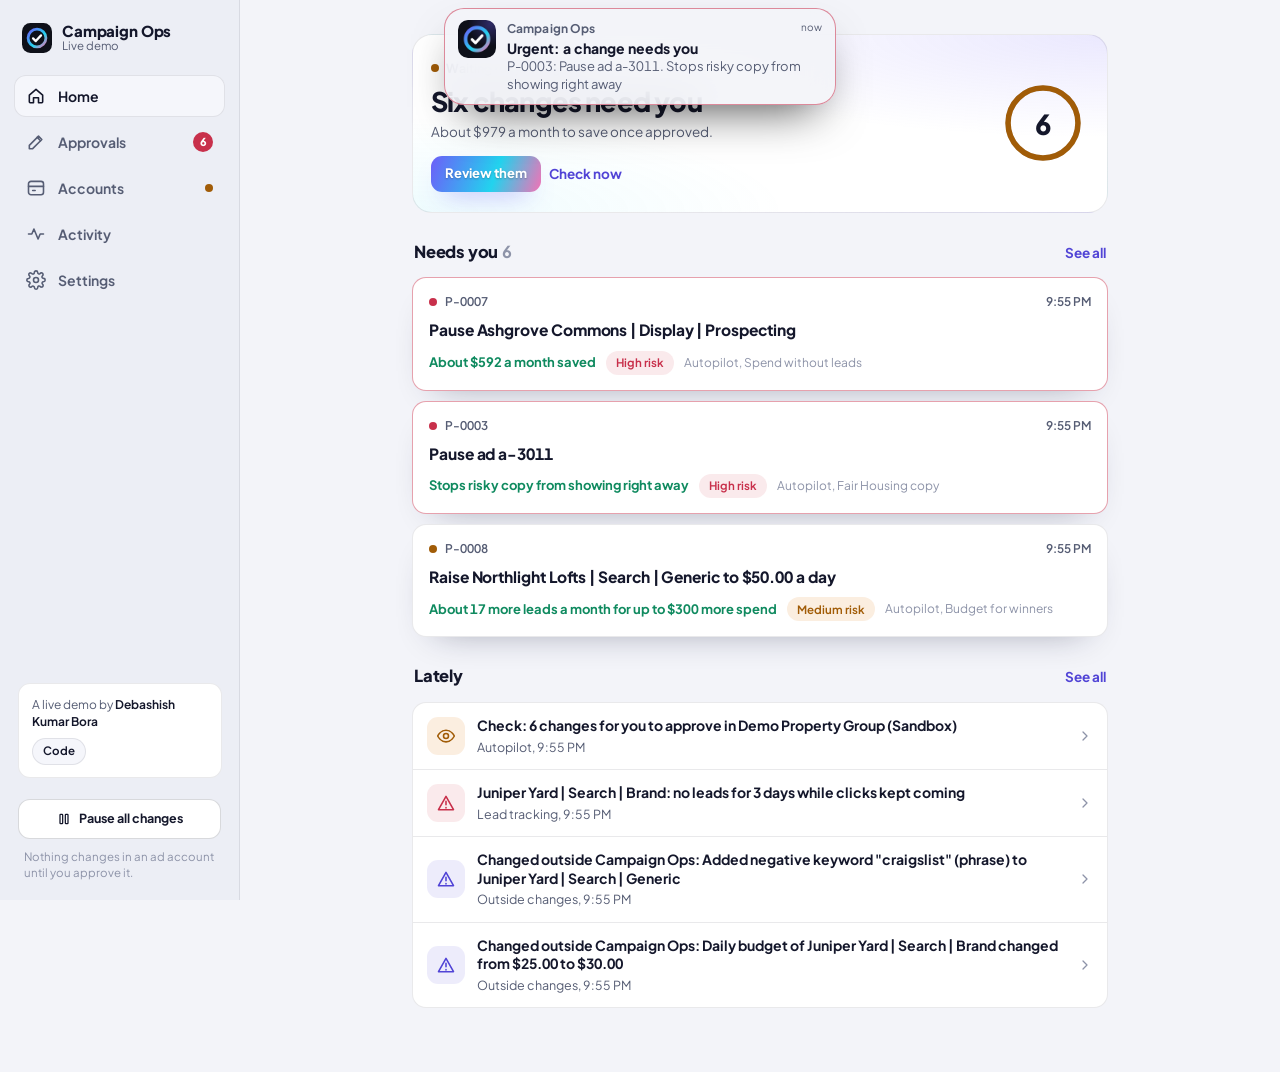
<file: campaign-ops/index.html>
<!doctype html>
<html lang="en">
<head>
  <meta charset="utf-8">
  <meta name="viewport" content="width=device-width, initial-scale=1, viewport-fit=cover">
  <meta name="color-scheme" content="dark light">
  <meta name="theme-color" content="#0A0B14">
  <title>Campaign Ops Live Demo</title>
  <meta name="description" content="The real Campaign Ops app on a made-up Google Ads account: Autopilot finds the problems, writes the fixes, and nothing changes until you approve. Runs entirely in your browser.">
  <meta property="og:title" content="Campaign Ops: Autopilot for Google Ads that asks first">
  <meta property="og:description" content="Approve a fix and watch it get applied, verified and logged. The real app and engine, running in your browser on a made-up account.">
  <meta property="og:type" content="website">
  <script src="theme.js"></script>
  <link rel="icon" href="icons/icon-192.png">
  <link rel="apple-touch-icon" href="icons/apple-touch-icon.png">
  <link rel="preload" href="fonts/plus-jakarta-sans.woff2" as="font" type="font/woff2" crossorigin>
  <link rel="stylesheet" href="app.css">
  <link rel="stylesheet" href="demo.css">
</head>
<body>
  <div id="app" class="app"></div>
  <div id="sheet"></div>
  <div id="modal"></div>
  <div id="toasts" class="toasts" role="status" aria-live="polite"></div>
  <div class="demo-note" id="demoNote" aria-live="polite"></div>
  <aside class="demo-credit" aria-label="About this demo">
    <span>A live demo by <a href="https://debashishkumarbora.github.io/" target="_blank" rel="noopener">Debashish Kumar Bora</a></span>
    <a class="demo-credit-code" href="https://github.com/debashishkumarbora/campaign-ops-mcp" target="_blank" rel="noopener">Code</a>
  </aside>
  <script src="demo.js"></script>
  <script src="demo-engine.js"></script>
  <script src="app.js"></script>
</body>
</html>
</file>
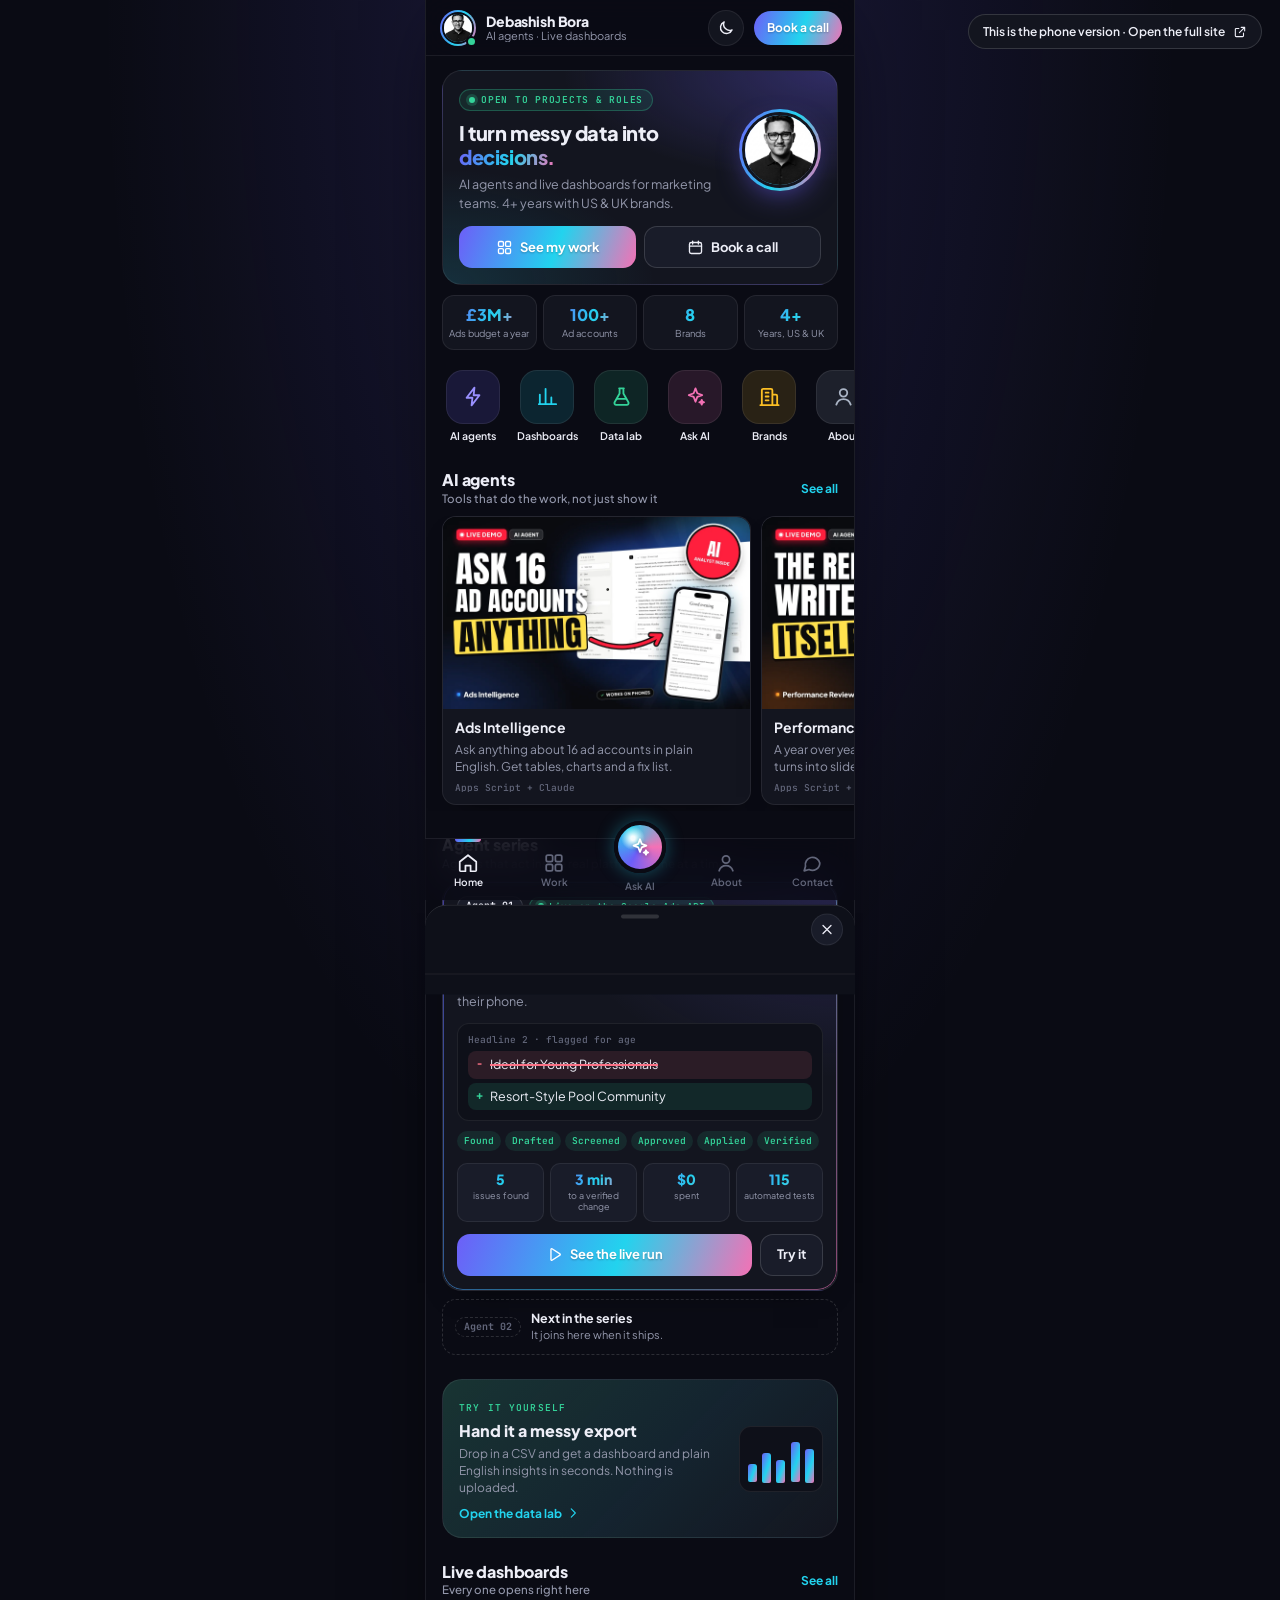
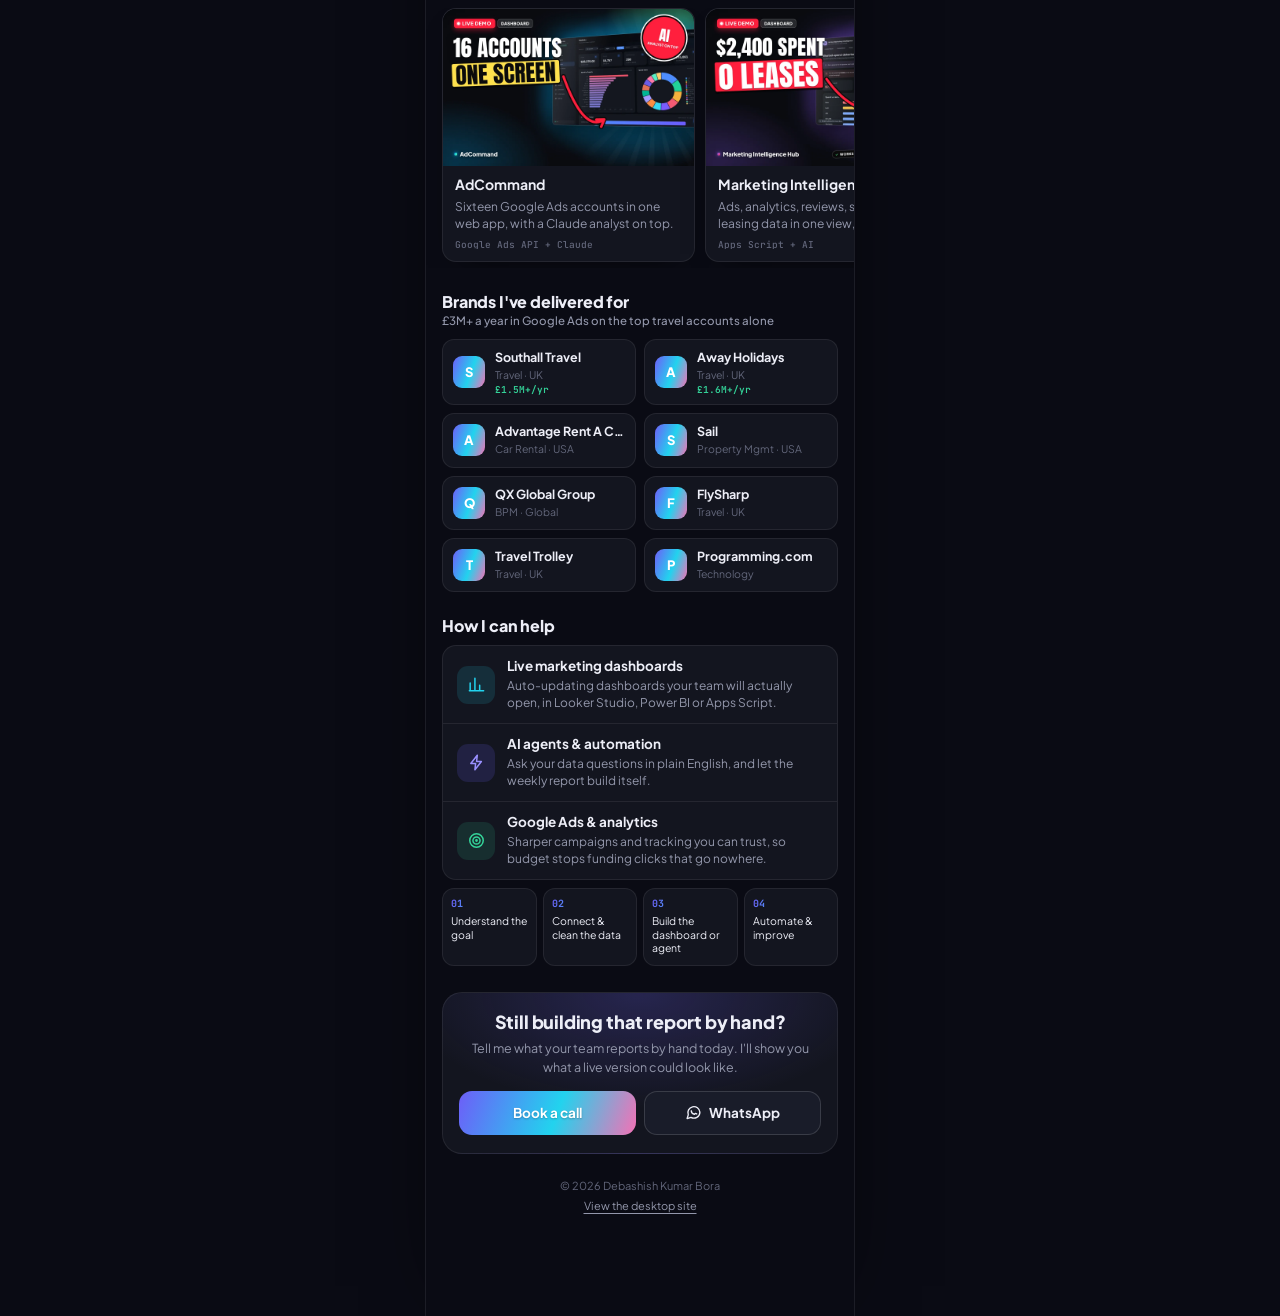
<file: m/index.html>
<!DOCTYPE html>
<html lang="en" data-theme="dark">
<head>
<meta charset="UTF-8" />
<meta name="viewport" content="width=device-width, initial-scale=1, viewport-fit=cover, interactive-widget=resizes-content" />
<title>Debashish Bora · AI agents & dashboards</title>
<meta name="description" content="Debashish Kumar Bora builds AI agents and live dashboards for marketing teams. 4+ years with US & UK brands. Live demos run right on your phone." />
<link rel="canonical" href="https://debashishkumarbora.github.io/" />
<meta name="theme-color" content="#0A0B14" />
<meta name="apple-mobile-web-app-capable" content="yes" />
<meta name="apple-mobile-web-app-status-bar-style" content="black-translucent" />
<meta property="og:type" content="website" />
<meta property="og:url" content="https://debashishkumarbora.github.io/" />
<meta property="og:title" content="Debashish Kumar Bora · Data & Automation Analyst" />
<meta property="og:description" content="I build live, AI-powered dashboards and AI agents that turn messy data into decisions. 4+ years, US & UK clients." />
<meta property="og:image" content="https://debashishkumarbora.github.io/images/og-cover.png" />
<meta name="twitter:card" content="summary_large_image" />
<link rel="icon" type="image/svg+xml" href="../images/favicon.svg" />
<link rel="icon" type="image/png" sizes="32x32" href="../images/favicon-32.png" />
<link rel="apple-touch-icon" sizes="180x180" href="../images/apple-touch-icon.png" />
<script>
/* the phone app. Whoever lands here wants it, so forget any earlier "desktop site" choice,
   and keep the theme the visitor picked on either version */
try{sessionStorage.removeItem('dkb_view');}catch(e){}
try{var th0=localStorage.getItem('dkb_theme');if(th0==='light'||th0==='dark')document.documentElement.setAttribute('data-theme',th0);}catch(e){}
</script>
<link rel="preconnect" href="https://fonts.googleapis.com">
<link rel="preconnect" href="https://fonts.gstatic.com" crossorigin>
<link href="https://fonts.googleapis.com/css2?family=Plus+Jakarta+Sans:wght@400;500;600;700;800&family=JetBrains+Mono:wght@400;500;700&display=swap" rel="stylesheet">
<style>
/* =====================================================================
   DEB · MOBILE APP
   Built for phones from the ground up: a compact top bar, a bottom tab
   bar, swipeable rows of cards, sheets that slide up, small dense type.
   Nothing here is shared with the desktop styles.
   ===================================================================== */
:root{
  --indigo:#6D5EF8; --cyan:#22D3EE; --emerald:#34D399; --amber:#FBBF24; --magenta:#F471B5;
  --grad:linear-gradient(110deg,var(--indigo),var(--cyan) 55%,var(--magenta));
  --display:'Plus Jakarta Sans',system-ui,-apple-system,'Segoe UI',sans-serif; --body:var(--display);
  --mono:'JetBrains Mono',ui-monospace,SFMono-Regular,Menlo,monospace;
  --r-sm:10px; --r:14px; --r-lg:20px; --ease:cubic-bezier(.22,1,.36,1);
  --bar:56px; --nav:62px; --safe:env(safe-area-inset-bottom,0px); --appw:100%;
}
[data-theme="dark"]{
  --bg:#0A0B14; --bg2:#0E1019; --surface:#13151F; --surface2:#191C29;
  --border:rgba(255,255,255,.075); --border2:rgba(255,255,255,.14);
  --text:#EDEEF7; --muted:#9397AB; --faint:#62667A;
  --glass:rgba(10,11,20,.8); --card-shadow:0 12px 30px -20px rgba(0,0,0,.9); --img:#0F1220;
}
[data-theme="light"]{
  --bg:#F3F4F9; --bg2:#ECEEF5; --surface:#FFFFFF; --surface2:#F4F5FA;
  --border:rgba(15,20,40,.08); --border2:rgba(15,20,40,.15);
  --text:#14172B; --muted:#596076; --faint:#979DB2;
  --glass:rgba(243,244,249,.86); --card-shadow:0 12px 26px -20px rgba(20,25,60,.45); --img:#E6E8F1;
}
*{box-sizing:border-box;-webkit-tap-highlight-color:transparent}
html{-webkit-text-size-adjust:100%;text-size-adjust:100%;background:var(--bg)}
body{margin:0;background:var(--bg);color:var(--text);font:400 14px/1.45 var(--body);-webkit-font-smoothing:antialiased;overscroll-behavior-y:none}
button{font:inherit;color:inherit;cursor:pointer}
a{color:inherit}
img{display:block;max-width:100%}
svg{display:block}
.ico{width:20px;height:20px;fill:none;stroke:currentColor;stroke-width:1.9;stroke-linecap:round;stroke-linejoin:round;flex-shrink:0}
.sr{position:absolute;width:1px;height:1px;overflow:hidden;clip:rect(0 0 0 0);white-space:nowrap}
.press{transition:transform .16s var(--ease)}
.press:active{transform:scale(.97)}

/* ---------- app frame (a centred phone column when opened on a big screen) ---------- */
.app{position:relative;min-height:100vh;min-height:100dvh}
.wide-note{display:none}
@media (min-width:640px){
  :root{--appw:430px}
  body{background:radial-gradient(60% 60% at 50% 0%,rgba(109,94,248,.18),transparent 70%),var(--bg)}
  .app{max-width:430px;margin:0 auto;border-left:1px solid var(--border);border-right:1px solid var(--border);background:var(--bg);box-shadow:0 0 80px -30px rgba(0,0,0,.8)}
  .wide-note{display:flex;position:fixed;top:14px;right:18px;z-index:70;align-items:center;gap:8px;padding:9px 14px;border-radius:20px;background:var(--surface);border:1px solid var(--border2);font:600 12px var(--display);text-decoration:none;color:var(--text)}
}

/* ---------- top bar ---------- */
.bar{position:sticky;top:0;z-index:20;height:calc(var(--bar) + env(safe-area-inset-top,0px));padding:env(safe-area-inset-top,0px) 12px 0 14px;display:flex;align-items:center;gap:10px;
  background:var(--glass);-webkit-backdrop-filter:blur(16px) saturate(1.4);backdrop-filter:blur(16px) saturate(1.4);border-bottom:1px solid var(--border)}
.me{position:relative;width:36px;height:36px;border-radius:50%;padding:2px;border:0;background:var(--grad);flex-shrink:0}
.me img{width:100%;height:100%;border-radius:50%;object-fit:cover;border:2px solid var(--bg);background:var(--img)}
.me .dot{position:absolute;right:-1px;bottom:-1px;width:11px;height:11px;border-radius:50%;background:var(--emerald);border:2px solid var(--bg)}
.id{flex:1;min-width:0;line-height:1.15}
.id b{display:block;font:800 14px/1.2 var(--display);letter-spacing:-.01em;white-space:nowrap;overflow:hidden;text-overflow:ellipsis}
.id span{display:block;font-size:11px;color:var(--muted);white-space:nowrap;overflow:hidden;text-overflow:ellipsis}
.ib{width:36px;height:36px;border-radius:50%;border:1px solid var(--border);background:var(--surface);display:grid;place-items:center;flex-shrink:0}
.ib .ico{width:18px;height:18px}
.cta{height:34px;padding:0 13px;border-radius:17px;background:var(--grad);color:#fff;font:700 12px/34px var(--display);text-decoration:none;white-space:nowrap;text-shadow:0 1px 2px rgba(0,0,0,.25);flex-shrink:0}

/* ---------- screens ---------- */
.screen{display:none;padding:14px 16px calc(var(--nav) + var(--safe) + 28px)}
.screen.on{display:block;animation:scrIn .3s var(--ease)}
@keyframes scrIn{from{opacity:0;transform:translateY(8px)}to{opacity:1;transform:none}}
.scr-h{display:flex;align-items:flex-end;justify-content:space-between;gap:10px;margin:2px 0 12px}
.scr-h h1{font:800 21px/1.15 var(--display);letter-spacing:-.02em;margin:0}
.scr-h span{font-size:12px;color:var(--muted)}
.sh{display:flex;align-items:center;justify-content:space-between;margin:24px 0 10px}
.sh h2{font:800 16px/1.2 var(--display);letter-spacing:-.01em;margin:0}
.sh h2 small{display:block;font:500 11.5px/1.3 var(--body);color:var(--muted);letter-spacing:0;margin-top:2px}
.sh button,.sh a{background:none;border:0;padding:6px 0 6px 10px;color:var(--cyan);font:700 12px var(--display);text-decoration:none;white-space:nowrap}
.btn{display:inline-flex;align-items:center;justify-content:center;gap:7px;height:44px;padding:0 16px;border-radius:13px;border:1px solid var(--border2);background:var(--surface2);color:var(--text);font:700 13.5px/1 var(--display);text-decoration:none;white-space:nowrap}
.btn .ico{width:17px;height:17px}
.btn.pri{background:var(--grad);border:0;color:#fff;text-shadow:0 1px 2px rgba(0,0,0,.25)}
.btn.full{width:100%}

/* ---------- home: hero ---------- */
.hero{position:relative;overflow:hidden;border-radius:var(--r-lg);padding:16px;border:1px solid var(--border);
  background:radial-gradient(120% 90% at 100% 0%,rgba(109,94,248,.32),transparent 58%),radial-gradient(90% 90% at 0% 100%,rgba(34,211,238,.14),transparent 60%),var(--surface)}
.hero-top{display:grid;grid-template-columns:1fr 82px;gap:12px;align-items:center}
.avail{display:inline-flex;align-items:center;gap:6px;padding:5px 9px;border-radius:20px;background:rgba(52,211,153,.1);border:1px solid rgba(52,211,153,.28);color:var(--emerald);font:600 9.5px/1 var(--mono);letter-spacing:.08em;text-transform:uppercase}
.avail i{width:6px;height:6px;border-radius:50%;background:var(--emerald);box-shadow:0 0 0 3px rgba(52,211,153,.2);animation:pulse 2s infinite}
@keyframes pulse{50%{box-shadow:0 0 0 5px rgba(52,211,153,.05)}}
.hero h1{font:800 20px/1.2 var(--display);letter-spacing:-.02em;margin:10px 0 6px}
.hero h1 em{font-style:normal;background:var(--grad);-webkit-background-clip:text;background-clip:text;color:transparent}
.hero p{margin:0;font-size:12.5px;line-height:1.5;color:var(--muted)}
.pfp{width:82px;height:82px;border-radius:50%;padding:3px;background:var(--grad);box-shadow:0 10px 30px -10px rgba(109,94,248,.7)}
.pfp img{width:100%;height:100%;border-radius:50%;object-fit:cover;border:3px solid var(--surface);background:var(--img)}
.hero-cta{display:grid;grid-template-columns:1fr 1fr;gap:8px;margin-top:14px}
.hero-cta .btn{height:42px;font-size:13px}

/* ---------- home: numbers ---------- */
.stats{display:grid;grid-template-columns:repeat(4,1fr);gap:6px;margin-top:10px}
.stat{padding:10px 6px 9px;border-radius:12px;background:var(--surface);border:1px solid var(--border);text-align:center;min-width:0}
.stat b{display:block;font:800 16px/1.1 var(--display);background:var(--grad);-webkit-background-clip:text;background-clip:text;color:transparent}
.stat span{display:block;margin-top:4px;font-size:9.5px;line-height:1.25;color:var(--muted)}

/* ---------- home: shortcuts ---------- */
.cats{display:flex;gap:12px;overflow-x:auto;margin:18px -16px 0;padding:2px 16px 4px;scrollbar-width:none}
.cats::-webkit-scrollbar,.rail::-webkit-scrollbar,.chips::-webkit-scrollbar,.gal::-webkit-scrollbar,.qchips::-webkit-scrollbar,.mrail::-webkit-scrollbar{display:none}
.cat{flex:0 0 auto;width:62px;display:flex;flex-direction:column;align-items:center;gap:6px;padding:0;border:0;background:none;color:var(--text);font:600 10.5px/1.2 var(--display);text-align:center}
.cat i{width:54px;height:54px;border-radius:17px;display:grid;place-items:center;background:var(--tint);border:1px solid var(--border);color:var(--ink)}
.cat i .ico{width:23px;height:23px}

/* ---------- swipeable rows of project cards ---------- */
.rail{display:flex;gap:10px;overflow-x:auto;scroll-snap-type:x mandatory;margin:0 -16px;padding:0 16px 6px;scroll-padding:0 16px;scrollbar-width:none}
.pc{flex:0 0 78%;scroll-snap-align:start;display:block;padding:0;border-radius:var(--r);border:1px solid var(--border);background:var(--surface);overflow:hidden;text-align:left;box-shadow:var(--card-shadow)}
.pc.sm{flex-basis:64%}
.shot{position:relative;aspect-ratio:16/10;background:var(--img);overflow:hidden}
.shot img{width:100%;height:100%;object-fit:cover;object-position:top left;transition:opacity .4s}
.shot img[data-lz]{opacity:0}
.shot.cv{background:#07080d}
.live{position:absolute;top:8px;left:8px;display:inline-flex;align-items:center;gap:5px;padding:4px 7px;border-radius:20px;background:rgba(5,8,16,.74);-webkit-backdrop-filter:blur(6px);backdrop-filter:blur(6px);color:#fff;font:600 9px/1 var(--mono);letter-spacing:.08em}
.live::before{content:"";width:6px;height:6px;border-radius:50%;background:var(--emerald);box-shadow:0 0 0 3px rgba(52,211,153,.25)}
.pc-b{padding:10px 12px 12px}
.pc-b b{display:block;font:700 14px/1.25 var(--display);white-space:nowrap;overflow:hidden;text-overflow:ellipsis}
.pc-b span{display:-webkit-box;-webkit-line-clamp:2;-webkit-box-orient:vertical;overflow:hidden;margin-top:4px;font-size:12px;line-height:1.42;color:var(--muted);min-height:2.84em}
.pc-b small{display:block;margin-top:8px;font:500 9.5px/1 var(--mono);color:var(--faint);white-space:nowrap;overflow:hidden;text-overflow:ellipsis}

/* ---------- home: data lab promo ---------- */
.promo{display:grid;grid-template-columns:1fr 84px;gap:12px;align-items:center;width:100%;margin-top:24px;padding:15px 14px 15px 16px;border-radius:var(--r-lg);border:1px solid var(--border);text-align:left;
  background:linear-gradient(135deg,rgba(52,211,153,.16),rgba(34,211,238,.08) 55%,transparent),var(--surface)}
.promo small{font:600 9.5px/1 var(--mono);letter-spacing:.12em;text-transform:uppercase;color:var(--emerald)}
.promo b{display:block;margin:6px 0 4px;font:800 16px/1.2 var(--display)}
.promo span{display:block;font-size:12px;line-height:1.45;color:var(--muted)}
.promo em{display:inline-flex;align-items:center;gap:4px;margin-top:9px;font:700 12px var(--display);font-style:normal;color:var(--cyan)}
.mbars{display:flex;align-items:flex-end;gap:5px;height:66px;padding:8px;border-radius:12px;background:var(--bg2);border:1px solid var(--border)}
.mbars i{flex:1;border-radius:3px 3px 2px 2px;background:var(--grad);animation:grow 1.4s var(--ease) both}
.mbars i:nth-child(2){animation-delay:.08s}.mbars i:nth-child(3){animation-delay:.16s}.mbars i:nth-child(4){animation-delay:.24s}.mbars i:nth-child(5){animation-delay:.32s}
@keyframes grow{from{transform:scaleY(.1);transform-origin:bottom}to{transform:none;transform-origin:bottom}}

/* ---------- brands ---------- */
.brands{display:grid;grid-template-columns:1fr 1fr;gap:8px}
.br{display:flex;align-items:center;gap:10px;min-width:0;padding:10px;border-radius:12px;border:1px solid var(--border);background:var(--surface);text-align:left}
.logo{width:32px;height:32px;border-radius:9px;flex-shrink:0;background:#fff;display:grid;place-items:center;overflow:hidden}
.logo img{width:22px;height:22px;object-fit:contain}
.logo.mono{background:var(--grad);color:#fff;font:800 13px var(--display)}
.br div{min-width:0}
.br b{display:block;font:700 12.5px/1.2 var(--display);white-space:nowrap;overflow:hidden;text-overflow:ellipsis}
.br div span{display:block;margin-top:2px;font-size:10.5px;color:var(--faint);white-space:nowrap;overflow:hidden;text-overflow:ellipsis}
.br em{display:block;margin-top:3px;font:600 9.5px/1 var(--mono);font-style:normal;color:var(--emerald)}

/* ---------- lists (services, contact, certificates) ---------- */
.list{border-radius:var(--r);border:1px solid var(--border);background:var(--surface);overflow:hidden}
.row{display:grid;grid-template-columns:38px 1fr auto;gap:12px;align-items:center;width:100%;padding:12px 14px;border:0;border-top:1px solid var(--border);background:none;text-align:left;text-decoration:none;color:inherit}
.row:first-child{border-top:0}
.row>i{width:38px;height:38px;border-radius:11px;display:grid;place-items:center;background:var(--tint,rgba(109,94,248,.14));color:var(--ink,#9A90FF)}
.row>i .ico{width:19px;height:19px}
.row b{display:block;font:700 13.5px/1.25 var(--display)}
.row span{display:block;margin-top:2px;font-size:12px;line-height:1.42;color:var(--muted)}
.row .chev{width:16px;height:16px;color:var(--faint)}
.steps{display:grid;grid-template-columns:repeat(4,1fr);gap:6px;margin-top:8px}
.steps div{padding:10px 8px;border-radius:12px;border:1px solid var(--border);background:var(--surface)}
.steps b{display:block;font:700 10px/1 var(--mono);background:var(--grad);-webkit-background-clip:text;background-clip:text;color:transparent}
.steps span{display:block;margin-top:5px;font-size:10.5px;line-height:1.3}
.endcard{margin-top:26px;padding:18px 16px;border-radius:var(--r-lg);border:1px solid var(--border);text-align:center;
  background:radial-gradient(100% 120% at 50% 0%,rgba(109,94,248,.22),transparent 60%),var(--surface)}
.endcard h3{margin:0 0 6px;font:800 18px/1.25 var(--display);letter-spacing:-.01em}
.endcard p{margin:0 0 14px;font-size:12.5px;line-height:1.5;color:var(--muted)}
.endcard .two{display:grid;grid-template-columns:1fr 1fr;gap:8px}
.foot{margin-top:22px;text-align:center;font-size:11px;color:var(--faint);line-height:1.8}
.foot a{color:var(--muted);text-decoration:underline;text-underline-offset:3px}

/* ---------- work ---------- */
.chips{position:sticky;top:calc(var(--bar) + env(safe-area-inset-top,0px));z-index:6;display:flex;gap:6px;overflow-x:auto;margin:0 -16px 12px;padding:8px 16px;scrollbar-width:none;
  background:var(--glass);-webkit-backdrop-filter:blur(14px);backdrop-filter:blur(14px)}
.chip{flex:0 0 auto;height:32px;padding:0 13px;border-radius:20px;border:1px solid var(--border2);background:var(--surface);color:var(--muted);font:600 12px var(--display);white-space:nowrap}
.chip.on{background:var(--text);border-color:var(--text);color:var(--bg)}
.grid{display:grid;grid-template-columns:1fr 1fr;gap:10px}
.gc{display:block;padding:0;border-radius:var(--r);border:1px solid var(--border);background:var(--surface);overflow:hidden;text-align:left}
.gc .shot{aspect-ratio:4/3}
.gc-b{padding:9px 10px 11px}
.gc-b b{display:-webkit-box;-webkit-line-clamp:2;-webkit-box-orient:vertical;overflow:hidden;min-height:2.5em;font:700 12.5px/1.25 var(--display)}
.gc-b small{display:block;margin-top:5px;font:500 9.5px/1.2 var(--mono);color:var(--faint);white-space:nowrap;overflow:hidden;text-overflow:ellipsis}
.note{margin:14px 2px 0;font-size:11.5px;line-height:1.5;color:var(--faint);text-align:center}

/* ---------- about ---------- */
.prof{display:flex;align-items:center;gap:14px;padding:16px;border-radius:var(--r-lg);border:1px solid var(--border);background:var(--surface)}
.prof .pfp{width:72px;height:72px;flex-shrink:0}
.prof b{display:block;font:800 17px/1.2 var(--display)}
.prof b+span{display:block;margin:3px 0 2px;font-size:12px;color:var(--muted)}
.pill{display:inline-flex;align-items:center;gap:5px;margin:6px 6px 0 0;padding:5px 9px;border-radius:20px;background:var(--surface2);border:1px solid var(--border);font:500 10.5px/1 var(--body);color:var(--muted)}
.bio{margin:14px 2px 0;font-size:13.5px;line-height:1.6;color:var(--muted)}
.facts{display:grid;grid-template-columns:1fr 1fr;gap:8px;margin-top:14px}
.fact{padding:11px 12px;border-radius:12px;border:1px solid var(--border);background:var(--surface);min-width:0}
.fact small{display:block;font:600 9px/1 var(--mono);letter-spacing:.12em;text-transform:uppercase;color:var(--faint)}
.fact b{display:block;margin-top:5px;font:700 12.5px/1.3 var(--display)}
.tl{position:relative;padding-left:18px}
.tl::before{content:"";position:absolute;left:5px;top:6px;bottom:6px;width:2px;border-radius:2px;background:linear-gradient(var(--indigo),var(--cyan),transparent)}
.tl div{position:relative;padding:0 0 14px}
.tl div::before{content:"";position:absolute;left:-17px;top:5px;width:10px;height:10px;border-radius:50%;background:var(--bg);border:2px solid var(--cyan)}
.tl div:first-child::before{background:var(--cyan);box-shadow:0 0 0 4px rgba(34,211,238,.18)}
.tl b{display:block;font:700 13px/1.3 var(--display)}
.tl span{display:block;margin-top:2px;font-size:12px;color:var(--muted)}
.tl em{display:block;margin-top:3px;font:500 10px/1 var(--mono);font-style:normal;color:var(--faint)}
.tools{display:flex;flex-wrap:wrap;gap:6px}
.tools span{padding:7px 11px;border-radius:20px;border:1px solid var(--border);background:var(--surface);font:600 11.5px/1 var(--display)}

/* ---------- contact ---------- */
.lead{margin:-4px 2px 14px;font-size:13px;line-height:1.55;color:var(--muted)}
.bookcard{padding:16px;border-radius:var(--r-lg);border:1px solid var(--border);background:radial-gradient(110% 130% at 100% 0%,rgba(34,211,238,.18),transparent 60%),var(--surface)}
.bookcard b{display:block;font:800 16px/1.25 var(--display)}
.bookcard span{display:block;margin:4px 0 12px;font-size:12.5px;color:var(--muted)}
.availcard{margin-top:12px;padding:13px 14px;border-radius:var(--r);border:1px dashed var(--border2);font-size:12.5px;line-height:1.5;color:var(--muted)}
.availcard b{color:var(--text)}

/* ---------- ask (Jarvis) ---------- */
#s-ask.on{display:flex;flex-direction:column;padding:0;position:fixed;z-index:5;left:0;right:0;margin:0 auto;max-width:var(--appw);
  top:calc(var(--bar) + env(safe-area-inset-top,0px));bottom:calc(var(--nav) + var(--safe));background:var(--bg);animation:none}
.ask-h{display:flex;align-items:center;gap:10px;padding:10px 16px;border-bottom:1px solid var(--border);flex-shrink:0}
.orb{width:34px;height:34px;border-radius:50%;flex-shrink:0;background:radial-gradient(circle at 34% 30%,rgba(255,255,255,.95) 0 5%,transparent 28%),conic-gradient(from 210deg,var(--indigo),var(--cyan),var(--magenta),var(--indigo));box-shadow:0 0 18px rgba(34,211,238,.35)}
.ask-h b{display:block;font:800 14px/1.2 var(--display)}
.ask-h span{display:block;font-size:11px;color:var(--muted)}
.msgs{flex:1;overflow-y:auto;padding:14px 16px 8px;display:flex;flex-direction:column;gap:10px;overscroll-behavior:contain;-webkit-overflow-scrolling:touch}
.msgs>*{flex-shrink:0}
.msg{max-width:86%;padding:10px 12px;border-radius:16px;font-size:13.5px;line-height:1.5;animation:scrIn .25s var(--ease)}
.msg.bot{align-self:flex-start;background:var(--surface);border:1px solid var(--border);border-bottom-left-radius:6px}
.msg.you{align-self:flex-end;background:var(--grad);color:#fff;border-bottom-right-radius:6px}
.msg b{font-weight:700}
.att{align-self:stretch;animation:scrIn .3s var(--ease)}
.typing{align-self:flex-start;display:flex;gap:4px;padding:12px 14px;border-radius:16px;background:var(--surface);border:1px solid var(--border)}
.typing i{width:6px;height:6px;border-radius:50%;background:var(--muted);animation:blink 1s infinite}
.typing i:nth-child(2){animation-delay:.15s}.typing i:nth-child(3){animation-delay:.3s}
@keyframes blink{0%,100%{opacity:.25}50%{opacity:1}}
.tiles{display:grid;grid-template-columns:1fr 1fr;gap:8px}
.tile{display:flex;flex-direction:column;gap:3px;padding:12px;border-radius:14px;border:1px solid var(--border);background:var(--surface);text-align:left}
.tile .ico{width:19px;height:19px;color:var(--cyan);margin-bottom:4px}
.tile b{font:700 12.5px/1.2 var(--display)}
.tile span{font-size:11px;color:var(--muted)}
.mrail{display:flex;gap:8px;overflow-x:auto;margin:0 -16px;padding:0 16px 2px;scrollbar-width:none}
.mini{flex:0 0 150px;padding:0;border-radius:12px;border:1px solid var(--border);background:var(--surface);overflow:hidden;text-align:left}
.mini .shot{aspect-ratio:16/10}
.mini b{display:block;padding:7px 9px 9px;font:700 11.5px/1.25 var(--display);white-space:nowrap;overflow:hidden;text-overflow:ellipsis}
.one{border-radius:14px;border:1px solid var(--border);background:var(--surface);overflow:hidden}
.one-b{display:flex;gap:8px;padding:10px}
.one-b .btn{flex:1;height:38px;font-size:12.5px;padding:0 10px}
.abtn{display:flex;flex-wrap:wrap;gap:6px}
.abtn button,.abtn a{height:34px;padding:0 12px;border-radius:17px;border:1px solid var(--border2);background:var(--surface);color:var(--text);font:600 12px/32px var(--display);text-decoration:none;display:inline-flex;align-items:center;gap:6px}
.abtn .p{background:var(--grad);border:0;color:#fff;line-height:34px}
.mstats{display:grid;grid-template-columns:1fr 1fr;gap:6px}
.mstats div{padding:10px;border-radius:12px;border:1px solid var(--border);background:var(--surface)}
.mstats b{display:block;font:800 16px/1 var(--display);background:var(--grad);-webkit-background-clip:text;background-clip:text;color:transparent}
.mstats span{display:block;margin-top:4px;font-size:10.5px;color:var(--muted)}
.qchips{display:flex;gap:6px;overflow-x:auto;padding:8px 16px;flex-shrink:0;scrollbar-width:none;border-top:1px solid var(--border)}
.qchips button{flex:0 0 auto;height:32px;padding:0 12px;border-radius:20px;border:1px solid var(--border2);background:var(--surface);font:600 12px var(--display);white-space:nowrap}
.askbar{display:flex;gap:8px;align-items:center;padding:8px 12px 10px;flex-shrink:0;background:var(--bg2);border-top:1px solid var(--border)}
.askbar input{flex:1;min-width:0;height:44px;padding:0 16px;border-radius:22px;border:1px solid var(--border2);background:var(--surface);color:var(--text);font:400 16px var(--body);outline:none}
.askbar input:focus{border-color:var(--cyan)}
.askbar button{width:44px;height:44px;border-radius:50%;border:0;display:grid;place-items:center;flex-shrink:0}
.askbar .send{background:var(--grad);color:#fff}
.askbar .mic{background:var(--surface);border:1px solid var(--border2)}
.askbar .mic.on{background:rgba(244,113,181,.18);border-color:var(--magenta);color:var(--magenta)}

/* ---------- data lab (a screen of its own) ---------- */
.back{display:inline-flex;align-items:center;gap:4px;height:34px;padding:0 12px 0 6px;border-radius:17px;border:1px solid var(--border);background:var(--surface);font:700 12.5px var(--display)}
.back .ico{width:18px;height:18px}
.seg{height:32px;padding:0 12px;border-radius:20px;border:1px solid var(--border2);background:var(--surface);color:var(--muted);font:600 11.5px var(--display);white-space:nowrap}
.seg.on{background:var(--text);border-color:var(--text);color:var(--bg)}
.lab-card{padding:12px;border-radius:var(--r-lg);border:1px solid var(--border);background:var(--surface)}
.lab-card.drop{border-color:var(--cyan)}
.lab-src{display:flex;gap:6px;overflow-x:auto;margin:0 -12px 12px;padding:0 12px 2px;scrollbar-width:none}
.lab-src::-webkit-scrollbar{display:none}
.lab-src .seg{flex-shrink:0}
.lab-src .seg.up{border-style:dashed}
.lab-grid{display:flex;flex-direction:column-reverse;gap:16px}
.lab-in,.lab-out{min-width:0}
.lab-card h5{margin:0 0 8px;font:600 9.5px/1 var(--mono);letter-spacing:.14em;text-transform:uppercase;color:var(--faint)}
.lab-raw{overflow:auto;max-height:190px;border-radius:12px;border:1px solid var(--border);background:var(--bg2);margin-bottom:10px}
.lab-raw table{border-collapse:collapse;min-width:100%;white-space:nowrap;font:400 10px/1.3 var(--mono)}
.lab-raw td{padding:6px 9px;border-bottom:1px solid var(--border);color:var(--muted)}
.lab-raw tr.h td{position:sticky;top:0;z-index:1;background:var(--surface2);color:var(--text);font-weight:700}
.lab-raw tr.t td{color:var(--faint);font-style:italic}
.lab-raw tr.b td{background:rgba(245,176,65,.08)}
.lab-raw tr.d td{background:rgba(244,113,181,.1);text-decoration:line-through}
.lab-raw td.fx{color:#f5b041;background:rgba(245,176,65,.1)}
.lab-raw td.na{color:var(--magenta);background:rgba(244,113,181,.12)}
.lab-raw td i{font-style:normal;color:var(--faint)}
.lab-key{display:flex;flex-wrap:wrap;gap:10px;margin:0 0 14px;font:500 9.5px/1 var(--mono);color:var(--faint)}
.lab-key span{display:inline-flex;align-items:center;gap:5px}
.lab-key i{width:9px;height:9px;border-radius:3px}
.lab-key .k-fx{background:rgba(245,176,65,.55)}.lab-key .k-na{background:rgba(244,113,181,.6)}.lab-key .k-d{background:rgba(244,113,181,.22);border:1px solid rgba(244,113,181,.5)}.lab-key .k-b{background:rgba(245,176,65,.2)}
.lab-steps{list-style:none;margin:0;padding:0;display:grid;gap:6px}
.lab-steps li{position:relative;padding-left:23px;font-size:12px;line-height:1.45;color:var(--muted)}
.lab-steps li::before{content:"\2713";position:absolute;left:0;top:1px;width:16px;height:16px;border-radius:50%;display:grid;place-items:center;background:var(--emerald);color:#04121f;font:800 9px/1 var(--display)}
.lab-steps b{color:var(--text)}
.lab-anim .lab-steps li{animation:scrIn .4s var(--ease) both;animation-delay:var(--d)}
.lab-kpis{display:grid;grid-template-columns:1fr 1fr;gap:6px;margin-bottom:10px}
.lab-kpis div{min-width:0;padding:10px;border-radius:12px;border:1px solid var(--border);background:var(--bg2)}
.lab-kpis span{display:block;font-size:10px;color:var(--faint);white-space:nowrap;overflow:hidden;text-overflow:ellipsis}
.lab-kpis b{display:block;margin-top:3px;font:800 17px/1.1 var(--display);white-space:nowrap}
.lab-metrics{display:flex;gap:6px;overflow-x:auto;margin-bottom:6px;scrollbar-width:none}
.lab-metrics::-webkit-scrollbar{display:none}
.lab-metrics .seg{flex-shrink:0;height:28px;font-size:10.5px}
.lab-trend{position:relative;margin-bottom:12px}
.lab-ymax{font:400 9.5px/1.3 var(--mono);color:var(--faint);margin-bottom:2px}
.lab-ymax em{font-style:normal}
.lab-plot{position:relative;height:130px;touch-action:pan-y}
.lab-plot svg{width:100%;height:100%}
.lab-x{position:relative;height:15px;font:400 9px/1 var(--mono);color:var(--faint)}
.lab-x span{position:absolute;top:3px;transform:translateX(-50%);white-space:nowrap}
.lab-x span:first-child{transform:none}
.lab-cur{position:absolute;top:0;bottom:0;width:1px;background:var(--border2);opacity:0;pointer-events:none}
.lab-tip{position:absolute;top:2px;transform:translateX(8px);padding:6px 9px;border-radius:9px;border:1px solid var(--border2);background:var(--surface);font:400 10px/1.3 var(--mono);color:var(--muted);opacity:0;pointer-events:none;white-space:nowrap}
.lab-tip.flip{transform:translateX(calc(-100% - 8px))}
.lab-tip b{display:block;color:var(--text);font-size:11.5px}
.lab-none{font-size:12px;color:var(--muted)}
.lab-bars{margin-bottom:12px}
.lab-bar{display:grid;grid-template-columns:minmax(0,7.5em) 1fr auto;align-items:center;gap:8px;margin-bottom:6px;font-size:11.5px}
.lab-bar span{white-space:nowrap;overflow:hidden;text-overflow:ellipsis;color:var(--muted)}
.lab-bar i{height:7px;border-radius:5px;background:var(--surface2);overflow:hidden}
.lab-bar em{display:block;height:100%;border-radius:5px;background:var(--grad)}
.lab-bar b{font:600 10px var(--mono)}
.lab-ins{padding-top:10px;border-top:1px solid var(--border)}
.lab-ins ul{list-style:none;margin:0;padding:0;display:grid;gap:8px}
.lab-ins li{position:relative;padding-left:14px;font-size:12.5px;line-height:1.5;color:var(--muted)}
.lab-ins li::before{content:"";position:absolute;left:0;top:.55em;width:6px;height:6px;border-radius:50%;background:var(--grad)}
.lab-ins b{color:var(--text)}
.lab-foot{display:flex;flex-direction:column;gap:10px;margin-top:14px;padding-top:12px;border-top:1px solid var(--border)}
.lab-foot span{font-size:11px;color:var(--faint)}

/* ---------- bottom tabs ---------- */
.tabs{position:fixed;left:0;right:0;bottom:0;margin:0 auto;max-width:var(--appw);z-index:30;height:calc(var(--nav) + var(--safe));padding-bottom:var(--safe);
  display:grid;grid-template-columns:repeat(5,1fr);background:var(--glass);-webkit-backdrop-filter:blur(18px) saturate(1.5);backdrop-filter:blur(18px) saturate(1.5);border-top:1px solid var(--border)}
.tab{position:relative;display:flex;flex-direction:column;align-items:center;justify-content:center;gap:3px;border:0;background:none;color:var(--faint);font:600 10px/1 var(--display)}
.tab .ico{width:22px;height:22px}
.tab.on{color:var(--text)}
.tab.on::before{content:"";position:absolute;top:0;width:26px;height:3px;border-radius:0 0 3px 3px;background:var(--grad)}
.tab.ask{justify-content:flex-end;padding-bottom:9px}
.tab.ask .orb{position:absolute;top:-18px;left:50%;margin-left:-26px;width:52px;height:52px;border:4px solid var(--bg);display:grid;place-items:center;color:#fff}
.tab.ask .orb .ico{width:22px;height:22px;filter:drop-shadow(0 1px 2px rgba(0,0,0,.35))}
.tab.ask.on::before{display:none}

/* while typing to Jarvis the tab bar steps aside, so the keyboard has room */
body.kb-open .tabs{display:none}
body.kb-open #s-ask.on{bottom:0}

/* ---------- sheet ---------- */
.scrim{position:fixed;inset:0;z-index:40;background:rgba(3,4,10,.6);opacity:0;pointer-events:none;transition:opacity .28s}
.scrim.on{opacity:1;pointer-events:auto}
.sheet{position:fixed;left:0;right:0;bottom:0;margin:0 auto;max-width:var(--appw);z-index:41;display:flex;flex-direction:column;max-height:92vh;max-height:92dvh;
  border-radius:22px 22px 0 0;border-top:1px solid var(--border2);background:var(--bg2);transform:translateY(105%);transition:transform .34s var(--ease);overflow:hidden}
.sheet.on{transform:none}
.sheet.drag{transition:none}
.sheet-h{position:relative;flex-shrink:0;height:46px;touch-action:none}
.grab{width:38px;height:4px;margin:9px auto 0;border-radius:4px;background:var(--border2)}
.sheet-x{position:absolute;right:12px;top:8px;width:32px;height:32px;border-radius:50%;border:1px solid var(--border);background:var(--surface2);display:grid;place-items:center;z-index:2}
.sheet-x .ico{width:16px;height:16px}
.sheet-body{flex:1;overflow-y:auto;padding:4px 16px 18px;overscroll-behavior:contain;-webkit-overflow-scrolling:touch}
.sheet-foot{flex-shrink:0;display:flex;gap:8px;padding:10px 16px calc(10px + var(--safe));border-top:1px solid var(--border);background:var(--bg2)}
.sheet-foot .btn{height:46px}
.sheet-foot .btn.pri{flex:1}
.gal{display:flex;gap:8px;overflow-x:auto;scroll-snap-type:x mandatory;margin:0 -16px;padding:0 16px;scrollbar-width:none}
.gal .shot{flex:0 0 100%;scroll-snap-align:center;border-radius:14px;border:1px solid var(--border)}
.dots{display:flex;justify-content:center;gap:5px;margin:9px 0 0}
.dots i{width:5px;height:5px;border-radius:5px;background:var(--border2);transition:width .25s,background .25s}
.dots i.on{width:16px;background:var(--cyan)}
.gal.ph{gap:10px;scroll-padding:0 16px}
.gal.ph .shot{flex:0 0 calc((100% - 10px) / 2.2);aspect-ratio:390/760;border-radius:18px;scroll-snap-align:start}
.gal.ph .shot img{object-position:top center}
.gal-note{margin:9px 0 0;font:500 10.5px/1.3 var(--mono);color:var(--faint);text-align:center}
.ps-t{margin:12px 0 7px;font:800 19px/1.2 var(--display);letter-spacing:-.01em}
.tags{display:flex;flex-wrap:wrap;gap:6px}
.tag{display:inline-flex;align-items:center;gap:5px;height:24px;padding:0 9px;border-radius:12px;border:1px solid var(--border);background:var(--surface);font:500 10px/1 var(--mono);color:var(--muted)}
.tag.ok{color:var(--emerald);border-color:rgba(52,211,153,.3);background:rgba(52,211,153,.08)}
.ps-one{margin:12px 0 14px;font-size:14px;line-height:1.55}
.pbr{display:grid;gap:8px}
.pbr div{padding:11px 12px;border-radius:12px;border:1px solid var(--border);background:var(--surface)}
.pbr small{display:block;margin-bottom:4px;font:600 9px/1 var(--mono);letter-spacing:.14em;text-transform:uppercase;color:var(--faint)}
.pbr p{margin:0;font-size:12.5px;line-height:1.55;color:var(--muted)}
.pbr .res p{color:var(--emerald)}
.next{display:flex;align-items:center;justify-content:space-between;width:100%;margin-top:12px;padding:12px 14px;border-radius:12px;border:1px solid var(--border);background:var(--surface);text-align:left}
.next small{display:block;font:600 9px/1 var(--mono);letter-spacing:.12em;text-transform:uppercase;color:var(--faint)}
.next b{display:block;margin-top:4px;font:700 13px/1.2 var(--display)}
.bsheet{text-align:center;padding:4px 4px 6px}
.bsheet .logo{width:56px;height:56px;border-radius:16px;margin:2px auto 10px}
.bsheet .logo img{width:36px;height:36px}
.bsheet .logo.mono{font-size:22px}
.bsheet h3{margin:0;font:800 18px/1.2 var(--display)}
.bsheet p{margin:10px 0 0;font-size:13.5px;line-height:1.55;color:var(--muted)}

/* ---------- live demo viewer ---------- */
.viewer{position:fixed;inset:0;margin:0 auto;max-width:var(--appw);z-index:50;display:flex;flex-direction:column;background:var(--bg);transform:translateY(100%);transition:transform .32s var(--ease);visibility:hidden}
.viewer.on{transform:none;visibility:visible}
.vbar{display:flex;align-items:center;gap:8px;height:calc(52px + env(safe-area-inset-top,0px));padding:env(safe-area-inset-top,0px) 8px 0;flex-shrink:0;border-bottom:1px solid var(--border);background:var(--bg2)}
.vbar div{flex:1;min-width:0}
.vbar b{display:block;font:700 13.5px/1.2 var(--display);white-space:nowrap;overflow:hidden;text-overflow:ellipsis}
.vbar small{display:block;font:500 9.5px/1.2 var(--mono);color:var(--amber)}
.vbody{position:relative;flex:1}
.vbody iframe{position:absolute;inset:0;width:100%;height:100%;border:0;background:var(--bg)}
.vload{position:absolute;inset:0;display:grid;place-items:center;align-content:center;gap:12px;color:var(--muted);font-size:12.5px;text-align:center;padding:24px}
.spin{width:30px;height:30px;margin:0 auto;border-radius:50%;border:3px solid var(--border2);border-top-color:var(--cyan);animation:spin .8s linear infinite}
@keyframes spin{to{transform:rotate(360deg)}}

/* ---------- toast ---------- */
.toast{position:fixed;left:50%;bottom:calc(var(--nav) + var(--safe) + 14px);z-index:80;max-width:86%;padding:10px 14px;border-radius:12px;background:var(--text);color:var(--bg);font:600 12.5px/1.35 var(--display);
  transform:translate(-50%,16px);opacity:0;pointer-events:none;transition:opacity .25s,transform .25s var(--ease)}
.toast.on{opacity:1;transform:translate(-50%,0)}

/* ---------- home: the Agent series (from ../assets/agents-data.js) ---------- */
.agc{position:relative;border-radius:var(--r-lg);border:1px solid var(--border);overflow:hidden;box-shadow:var(--card-shadow);
  background:radial-gradient(120% 80% at 100% 0%,rgba(109,94,248,.2),transparent 60%),var(--surface)}
.agc::before{content:"";position:absolute;inset:0;border-radius:inherit;padding:1px;background:var(--grad);opacity:.55;pointer-events:none;
  -webkit-mask:linear-gradient(#000 0 0) content-box,linear-gradient(#000 0 0);-webkit-mask-composite:xor;mask-composite:exclude}
.agc-main{display:block;width:100%;padding:14px 14px 12px;border:0;background:none;text-align:left}
.agc-top{display:flex;flex-wrap:wrap;gap:6px;align-items:center}
.agc-no{padding:4px 8px;border-radius:20px;border:1px solid var(--border2);background:var(--surface2);font:700 10px/1 var(--mono)}
.agc-live{display:inline-flex;align-items:center;gap:5px;padding:4px 8px;border-radius:20px;background:rgba(52,211,153,.1);border:1px solid rgba(52,211,153,.28);color:var(--emerald);font:600 9.5px/1 var(--mono);white-space:nowrap}
.agc-live i{width:6px;height:6px;border-radius:50%;background:var(--emerald);box-shadow:0 0 0 3px rgba(52,211,153,.2);animation:pulse 2s infinite}
.agc-nm{display:block;margin:10px 0 4px;font:800 21px/1.15 var(--display);letter-spacing:-.02em}
.agc-ln{display:block;font-size:12.5px;line-height:1.5;color:var(--muted)}
.agc-diff{margin-top:12px;padding:10px;border-radius:12px;border:1px solid var(--border);background:var(--bg2)}
.agc-diff small{display:block;margin-bottom:6px;font:500 9.5px/1.2 var(--mono);color:var(--faint)}
.agc-diff .d,.agc-diff .i{position:relative;padding:5px 8px 5px 22px;border-radius:8px;font-size:12.5px;line-height:1.4}
.agc-diff .d{background:rgba(251,113,133,.12)}
.agc-diff .d span{text-decoration:line-through;text-decoration-color:#FB7185;text-decoration-thickness:1.5px}
.agc-diff .i{margin-top:4px;background:rgba(52,211,153,.12)}
.agc-diff .d::before,.agc-diff .i::before{position:absolute;left:8px;top:5px;font:700 12px/1.4 var(--mono)}
.agc-diff .d::before{content:"-";color:#FB7185}
.agc-diff .i::before{content:"+";color:var(--emerald)}
.agc-steps{display:flex;flex-wrap:wrap;gap:4px;margin-top:10px}
.agc-steps i{font:600 9.5px/1 var(--mono);font-style:normal;padding:5px 7px;border-radius:20px;background:rgba(52,211,153,.1);color:var(--emerald)}
.agc-proof{display:grid;grid-template-columns:repeat(4,1fr);gap:6px;margin-top:12px}
.agc-proof div{padding:8px 4px;border-radius:10px;border:1px solid var(--border);background:var(--surface2);text-align:center;min-width:0}
.agc-proof b{display:block;font:800 14px/1.1 var(--display);background:var(--grad);-webkit-background-clip:text;background-clip:text;color:transparent}
.agc-proof span{display:block;margin-top:3px;font-size:9px;line-height:1.25;color:var(--muted)}
.agc-cta{display:grid;grid-template-columns:1fr auto;gap:8px;padding:0 14px 14px}
.agc-cta .btn{height:42px;font-size:13px}
.agc-cta .btn:only-child{grid-column:1 / -1}
.agc+.agc{margin-top:10px}
.agc-next{display:flex;align-items:center;gap:10px;margin-top:8px;padding:11px 12px;border-radius:var(--r);border:1px dashed var(--border2)}
.agc-next>span{flex-shrink:0;padding:4px 8px;border-radius:20px;border:1px dashed var(--border2);font:700 10px/1 var(--mono);color:var(--faint)}
.agc-next b{display:block;font:700 12.5px/1.25 var(--display)}
.agc-next small{display:block;font-size:11px;color:var(--muted);margin-top:1px}
[data-theme="light"] .agc-diff .d span{text-decoration-color:#E11D48}
[data-theme="light"] .agc-diff .d::before{color:#E11D48}
[data-theme="light"] .agc-live,[data-theme="light"] .agc-steps i,[data-theme="light"] .agc-diff .i::before{color:#059669}

@media (max-width:359px){
  .agc-proof{grid-template-columns:1fr 1fr}
  .cta{display:none}
  .stats{grid-template-columns:1fr 1fr}
  .steps{grid-template-columns:1fr 1fr}
}
@media (prefers-reduced-motion:reduce){*,*::before,*::after{animation:none!important;transition:none!important}}
</style>
</head>
<body>
<svg width="0" height="0" style="position:absolute" aria-hidden="true">
  <symbol id="i-home" viewBox="0 0 24 24"><path d="M3 10.6 12 3.5l9 7.1V20a1 1 0 0 1-1 1h-5.2v-6.2H9.2V21H4a1 1 0 0 1-1-1z"/></symbol>
  <symbol id="i-grid" viewBox="0 0 24 24"><rect x="3.5" y="3.5" width="7" height="7" rx="1.8"/><rect x="13.5" y="3.5" width="7" height="7" rx="1.8"/><rect x="3.5" y="13.5" width="7" height="7" rx="1.8"/><rect x="13.5" y="13.5" width="7" height="7" rx="1.8"/></symbol>
  <symbol id="i-spark" viewBox="0 0 24 24"><path d="M12 3.5l1.9 5.1 5.1 1.9-5.1 1.9L12 17.5l-1.9-5.1L5 10.5l5.1-1.9z"/><path d="M18.5 15.5l.7 1.8 1.8.7-1.8.7-.7 1.8-.7-1.8-1.8-.7 1.8-.7z"/></symbol>
  <symbol id="i-user" viewBox="0 0 24 24"><circle cx="12" cy="8.2" r="3.9"/><path d="M4.5 20.5c1.2-3.8 4.1-5.7 7.5-5.7s6.3 1.9 7.5 5.7"/></symbol>
  <symbol id="i-chat" viewBox="0 0 24 24"><path d="M20.5 12a8 8 0 0 1-11.7 7.1L3.5 20.5l1.4-4.9A8 8 0 1 1 20.5 12z"/></symbol>
  <symbol id="i-bolt" viewBox="0 0 24 24"><path d="M13 2.8 4.8 13.3h6.1L10 21.2l8.2-10.5h-6.1z"/></symbol>
  <symbol id="i-chart" viewBox="0 0 24 24"><path d="M4 20V10M10 20V4M16 20v-7M21 20H3"/></symbol>
  <symbol id="i-flask" viewBox="0 0 24 24"><path d="M9.5 3.5h5M10 3.5v5.4L4.8 18a1.9 1.9 0 0 0 1.7 2.8h11a1.9 1.9 0 0 0 1.7-2.8L14 8.9V3.5"/><path d="M7.6 14.5h8.8"/></symbol>
  <symbol id="i-building" viewBox="0 0 24 24"><path d="M4 21V5.5a1.5 1.5 0 0 1 1.5-1.5h8A1.5 1.5 0 0 1 15 5.5V21M15 10h3.5A1.5 1.5 0 0 1 20 11.5V21M2.5 21h19M8 8h3M8 12h3M8 16h3"/></symbol>
  <symbol id="i-target" viewBox="0 0 24 24"><circle cx="12" cy="12" r="8.5"/><circle cx="12" cy="12" r="4.5"/><circle cx="12" cy="12" r=".8"/></symbol>
  <symbol id="i-cal" viewBox="0 0 24 24"><rect x="3.5" y="5" width="17" height="15.5" rx="2.5"/><path d="M3.5 10h17M8 3v4M16 3v4"/></symbol>
  <symbol id="i-mail" viewBox="0 0 24 24"><rect x="3" y="5" width="18" height="14" rx="2.5"/><path d="m3.5 7 8.5 6 8.5-6"/></symbol>
  <symbol id="i-msg" viewBox="0 0 24 24"><path d="M21 11.5a8.5 8.5 0 0 1-12.6 7.4L3 20.5l1.6-5.2A8.5 8.5 0 1 1 21 11.5z"/><path d="M8.8 9.6c.3 2.5 2.1 4.4 4.6 4.9l1.2-1.2 1.9.8"/></symbol>
  <symbol id="i-brief" viewBox="0 0 24 24"><rect x="3" y="7" width="18" height="13" rx="2.5"/><path d="M8.5 7V5.5A1.5 1.5 0 0 1 10 4h4a1.5 1.5 0 0 1 1.5 1.5V7M3 12.5h18"/></symbol>
  <symbol id="i-code" viewBox="0 0 24 24"><path d="m8.5 7-5 5 5 5M15.5 7l5 5-5 5M13.5 4.5l-3 15"/></symbol>
  <symbol id="i-play" viewBox="0 0 24 24"><path d="M7 4.8v14.4a1 1 0 0 0 1.5.9l11.2-7.2a1 1 0 0 0 0-1.7L8.5 3.9A1 1 0 0 0 7 4.8z"/></symbol>
  <symbol id="i-x" viewBox="0 0 24 24"><path d="M6 6l12 12M18 6 6 18"/></symbol>
  <symbol id="i-back" viewBox="0 0 24 24"><path d="M15 5l-7 7 7 7"/></symbol>
  <symbol id="i-chev" viewBox="0 0 24 24"><path d="m9 5 7 7-7 7"/></symbol>
  <symbol id="i-ext" viewBox="0 0 24 24"><path d="M14 4h6v6M20 4l-9 9M18 14v4.5A1.5 1.5 0 0 1 16.5 20h-11A1.5 1.5 0 0 1 4 18.5v-11A1.5 1.5 0 0 1 5.5 6H10"/></symbol>
  <symbol id="i-send" viewBox="0 0 24 24"><path d="M4 12 20 4l-4.5 16-3.5-6.5z"/><path d="M12 13.5 20 4"/></symbol>
  <symbol id="i-mic" viewBox="0 0 24 24"><rect x="9" y="3" width="6" height="11" rx="3"/><path d="M5.5 11a6.5 6.5 0 0 0 13 0M12 17.5V21"/></symbol>
  <symbol id="i-moon" viewBox="0 0 24 24"><path d="M20 14.5A8 8 0 0 1 9.5 4a8 8 0 1 0 10.5 10.5z"/></symbol>
  <symbol id="i-sun" viewBox="0 0 24 24"><circle cx="12" cy="12" r="4"/><path d="M12 2.5v2M12 19.5v2M4.6 4.6 6 6M18 18l1.4 1.4M2.5 12h2M19.5 12h2M4.6 19.4 6 18M18 6l1.4-1.4"/></symbol>
  <symbol id="i-up" viewBox="0 0 24 24"><path d="M12 19V5M6 11l6-6 6 6"/></symbol>
  <symbol id="i-share" viewBox="0 0 24 24"><path d="M12 15V3.5M7.5 8 12 3.5 16.5 8"/><path d="M5 12v6.5A1.5 1.5 0 0 0 6.5 20h11a1.5 1.5 0 0 0 1.5-1.5V12"/></symbol>
  <symbol id="i-cert" viewBox="0 0 24 24"><circle cx="12" cy="9" r="5.5"/><path d="m8.8 13.4-1.3 7.1 4.5-2.4 4.5 2.4-1.3-7.1"/></symbol>
</svg>

<a class="wide-note" href="../" id="wideNote">This is the phone version · Open the full site <svg class="ico" style="width:14px;height:14px"><use href="#i-ext"/></svg></a>

<div class="app" id="app">
  <header class="bar">
    <button class="me press" data-go="about" aria-label="About Deb"><img src="../images/profile.jpg" alt="" onerror="this.onerror=null;this.src='../images/portrait.png'"><span class="dot"></span></button>
    <div class="id"><b>Debashish Bora</b><span>AI agents · Live dashboards</span></div>
    <button class="ib press" id="themeBtn" aria-label="Switch light or dark theme"><svg class="ico"><use href="#i-moon"/></svg></button>
    <a class="cta press" data-book href="https://calendly.com/debashishbora/30min" target="_blank" rel="noopener">Book a call</a>
  </header>

  <main>
    <!-- HOME -->
    <section class="screen on" id="s-home" aria-label="Home">
      <div class="hero">
        <div class="hero-top">
          <div>
            <span class="avail"><i></i>Open to projects &amp; roles</span>
            <h1>I turn messy data into <em>decisions.</em></h1>
            <p>AI agents and live dashboards for marketing teams. 4+ years with US &amp; UK brands.</p>
          </div>
          <div class="pfp"><img src="../images/profile.jpg" alt="Debashish Kumar Bora" onerror="this.onerror=null;this.src='../images/portrait.png'"></div>
        </div>
        <div class="hero-cta">
          <button class="btn pri press" data-go="work"><svg class="ico"><use href="#i-grid"/></svg>See my work</button>
          <a class="btn press" data-book href="https://calendly.com/debashishbora/30min" target="_blank" rel="noopener"><svg class="ico"><use href="#i-cal"/></svg>Book a call</a>
        </div>
      </div>
      <div class="stats" id="stats"></div>

      <nav class="cats" aria-label="Shortcuts">
        <button class="cat press" data-go="work" data-f="agent" style="--tint:rgba(109,94,248,.16);--ink:#9A90FF"><i><svg class="ico"><use href="#i-bolt"/></svg></i>AI agents</button>
        <button class="cat press" data-go="work" data-f="app" style="--tint:rgba(34,211,238,.13);--ink:#22D3EE"><i><svg class="ico"><use href="#i-chart"/></svg></i>Dashboards</button>
        <button class="cat press" data-go="lab" style="--tint:rgba(52,211,153,.13);--ink:#34D399"><i><svg class="ico"><use href="#i-flask"/></svg></i>Data lab</button>
        <button class="cat press" data-go="ask" style="--tint:rgba(244,113,181,.13);--ink:#F471B5"><i><svg class="ico"><use href="#i-spark"/></svg></i>Ask AI</button>
        <button class="cat press" data-jump="brands" style="--tint:rgba(251,191,36,.13);--ink:#FBBF24"><i><svg class="ico"><use href="#i-building"/></svg></i>Brands</button>
        <button class="cat press" data-go="about" style="--tint:rgba(148,163,184,.14);--ink:#AAB4C5"><i><svg class="ico"><use href="#i-user"/></svg></i>About</button>
      </nav>

      <div class="sh"><h2>AI agents<small>Tools that do the work, not just show it</small></h2><button data-go="work" data-f="agent">See all</button></div>
      <div class="rail" id="railAgents"></div>

      <div class="sh" id="agentsHead"><h2>Agent series<small>Agents that act inside real platforms, one at a time</small></h2></div>
      <div id="agentSeries"></div>

      <button class="promo press" data-go="lab">
        <div><small>Try it yourself</small><b>Hand it a messy export</b><span>Drop in a CSV and get a dashboard and plain English insights in seconds. Nothing is uploaded.</span><em>Open the data lab <svg class="ico" style="width:14px;height:14px"><use href="#i-chev"/></svg></em></div>
        <div class="mbars" aria-hidden="true"><i style="height:38%"></i><i style="height:62%"></i><i style="height:48%"></i><i style="height:84%"></i><i style="height:70%"></i></div>
      </button>

      <div class="sh"><h2>Live dashboards<small>Every one opens right here</small></h2><button data-go="work" data-f="app">See all</button></div>
      <div class="rail" id="railDash"></div>

      <div class="sh" id="brands"><h2>Brands I've delivered for<small>£3M+ a year in Google Ads on the top travel accounts alone</small></h2></div>
      <div class="brands" id="brandGrid"></div>

      <div class="sh"><h2>How I can help</h2></div>
      <div class="list" id="services"></div>
      <div class="steps" id="steps"></div>

      <div class="endcard">
        <h3>Still building that report by hand?</h3>
        <p>Tell me what your team reports by hand today. I'll show you what a live version could look like.</p>
        <div class="two">
          <a class="btn pri press" data-book href="https://calendly.com/debashishbora/30min" target="_blank" rel="noopener">Book a call</a>
          <a class="btn press" data-wa href="#" target="_blank" rel="noopener"><svg class="ico"><use href="#i-msg"/></svg>WhatsApp</a>
        </div>
      </div>
      <p class="foot">© <span class="yr"></span> Debashish Kumar Bora<br><a href="#" class="deskLink">View the desktop site</a></p>
    </section>

    <!-- WORK -->
    <section class="screen" id="s-work" aria-label="Work">
      <div class="scr-h"><h1>Work</h1><span id="workCount"></span></div>
      <div class="chips" id="chips" role="tablist" aria-label="Filter">
        <button class="chip on" data-f="all">All</button>
        <button class="chip" data-f="agent">AI agents</button>
        <button class="chip" data-f="app">Dashboards</button>
        <button class="chip" data-f="looker">Looker Studio</button>
      </div>
      <div class="grid" id="workGrid"></div>
      <p class="note">Every live demo runs on invented sample data, so nothing confidential is shown.</p>
    </section>

    <!-- ASK -->
    <section class="screen" id="s-ask" aria-label="Ask Jarvis">
      <div class="ask-h"><span class="orb"></span><div><b>Jarvis</b><span>Answers from Deb's work · private to your phone</span></div></div>
      <div class="msgs" id="msgs" aria-live="polite"></div>
      <div class="qchips" id="qchips"></div>
      <form class="askbar" id="askForm" autocomplete="off">
        <label class="sr" for="askIn">Ask about Deb's work</label>
        <input id="askIn" type="text" enterkeyhint="send" placeholder="Ask anything about Deb's work">
        <button type="button" class="mic" id="micBtn" aria-label="Talk" hidden><svg class="ico"><use href="#i-mic"/></svg></button>
        <button type="submit" class="send" aria-label="Send"><svg class="ico"><use href="#i-send"/></svg></button>
      </form>
    </section>

    <!-- ABOUT -->
    <section class="screen" id="s-about" aria-label="About">
      <div class="prof">
        <div class="pfp"><img src="../images/profile.jpg" alt="Debashish Kumar Bora" loading="lazy" onerror="this.onerror=null;this.src='../images/portrait.png'"></div>
        <div><b>Debashish Kumar Bora</b><span>Marketing guy. Data brain.</span>
          <span class="pill">📍 Guwahati, India</span><span class="pill">🌍 Remote</span></div>
      </div>
      <p class="bio" id="bio"></p>
      <div class="facts" id="facts"></div>
      <div class="sh"><h2>Experience</h2></div>
      <div class="tl" id="timeline"></div>
      <div class="sh" id="toolsHead"><h2>Tools I use daily</h2></div>
      <div class="tools" id="tools"></div>
      <div class="sh" id="certsHead"><h2>Certified</h2></div>
      <div class="list" id="certs"></div>
      <div class="sh"><h2>Education</h2></div>
      <div class="list"><div class="row" style="cursor:default"><i style="--tint:rgba(34,211,238,.13);--ink:#22D3EE"><svg class="ico"><use href="#i-cert"/></svg></i><div><b>MBA</b><span>IIT (ISM) Dhanbad</span></div><span></span></div></div>
      <p class="foot"><a href="#" class="deskLink">View the desktop site</a></p>
    </section>

    <!-- CONTACT -->
    <section class="screen" id="s-contact" aria-label="Contact">
      <div class="scr-h"><h1>Let's build yours</h1></div>
      <p class="lead">Tell me what your team reports by hand today. I'll show you what a live version could look like.</p>
      <div class="bookcard">
        <b>Book a 30 minute intro call</b>
        <span>Free, no prep needed. Pick any slot that suits you.</span>
        <a class="btn pri full press" data-book href="https://calendly.com/debashishbora/30min" target="_blank" rel="noopener"><svg class="ico"><use href="#i-cal"/></svg>Pick a time</a>
      </div>
      <div class="sh"><h2>Or reach me directly</h2></div>
      <div class="list" id="contactList"></div>
      <div class="availcard"><b>Open to freelance projects and the right full time role.</b> Remote, overlapping UK and US working hours.</div>
      <p class="foot"><a href="#" class="deskLink">View the desktop site</a></p>
    </section>

    <!-- DATA LAB -->
    <section class="screen" id="s-lab" aria-label="Data lab">
      <div class="scr-h" style="align-items:center"><button class="back press" data-back><svg class="ico"><use href="#i-back"/></svg>Back</button><span>Runs on your phone</span></div>
      <div class="scr-h" style="margin-top:4px"><h1>Data lab</h1></div>
      <p class="lead">Pick a sample, or drop in your own CSV. It gets cleaned, charted and read right here. Nothing is uploaded.</p>
      <div id="lab">
        <div class="lab-card">
          <div class="lab-src" role="group" aria-label="Choose the data">
            <button type="button" class="seg on" data-s="ads">Google Ads export</button>
            <button type="button" class="seg" data-s="ga4">Website traffic (GA4)</button>
            <button type="button" class="seg" data-s="lease">Leasing funnel</button>
            <button type="button" class="seg up" id="labUp">⬆ Your own CSV</button>
            <input type="file" id="labFile" accept=".csv,.tsv,.txt,text/csv" hidden>
          </div>
          <div class="lab-grid">
            <div class="lab-in">
              <h5>The raw export</h5>
              <div class="lab-raw" id="labRaw"></div>
              <div class="lab-key" aria-hidden="true"><span><i class="k-fx"></i>Needs fixing</span><span><i class="k-na"></i>Missing</span><span><i class="k-d"></i>Duplicate</span><span><i class="k-b"></i>Blank row</span></div>
              <h5>What got cleaned</h5>
              <ol class="lab-steps" id="labSteps"></ol>
            </div>
            <div class="lab-out" id="labOut">
              <div class="lab-kpis" id="labKpis"></div>
              <div class="lab-metrics" id="labMetrics" role="group" aria-label="Metric to chart"></div>
              <div class="lab-trend" id="labTrend"></div>
              <div class="lab-bars" id="labBars"></div>
              <div class="lab-ins"><h5>What it says</h5><ul id="labIns"></ul></div>
            </div>
          </div>
          <div class="lab-foot">
            <span>Your file never leaves your phone.</span>
            <a class="btn pri full press" data-book href="https://calendly.com/debashishbora/30min" target="_blank" rel="noopener">Want this on your live data? Book a call</a>
          </div>
        </div>
      </div>
    </section>
  </main>

  <nav class="tabs" aria-label="Sections">
    <button class="tab on" data-go="home"><svg class="ico"><use href="#i-home"/></svg>Home</button>
    <button class="tab" data-go="work"><svg class="ico"><use href="#i-grid"/></svg>Work</button>
    <button class="tab ask" data-go="ask"><span class="orb"><svg class="ico"><use href="#i-spark"/></svg></span>Ask AI</button>
    <button class="tab" data-go="about"><svg class="ico"><use href="#i-user"/></svg>About</button>
    <button class="tab" data-go="contact"><svg class="ico"><use href="#i-chat"/></svg>Contact</button>
  </nav>
</div>

<div class="scrim" id="scrim"></div>
<div class="sheet" id="sheet" role="dialog" aria-modal="true" aria-label="Details">
  <div class="sheet-h" id="sheetGrab"><div class="grab"></div><button class="sheet-x" id="sheetX" aria-label="Close"><svg class="ico"><use href="#i-x"/></svg></button></div>
  <div class="sheet-body" id="sheetBody"></div>
  <div class="sheet-foot" id="sheetFoot"></div>
</div>

<div class="viewer" id="viewer" role="dialog" aria-modal="true" aria-label="Live demo">
  <div class="vbar">
    <button class="ib press" id="vBack" aria-label="Close the demo"><svg class="ico"><use href="#i-back"/></svg></button>
    <div><b id="vTitle"></b><small>Live demo · sample data</small></div>
    <a class="ib press" id="vExt" href="#" target="_blank" rel="noopener" aria-label="Open in a new tab"><svg class="ico"><use href="#i-ext"/></svg></a>
  </div>
  <div class="vbody"><div class="vload" id="vLoad"><div class="spin"></div><span>Loading the live demo</span></div></div>
</div>

<div class="toast" id="toast" role="status"></div>

<script src="../assets/site-data.js?v=12"></script>
<script src="../assets/agents-data.js?v=12"></script>
<script src="app.js?v=12"></script>
<script src="../assets/jarvis-brain.js?v=12" defer></script>
<script src="../assets/lab.js" defer></script>
</body>
</html>
</file>
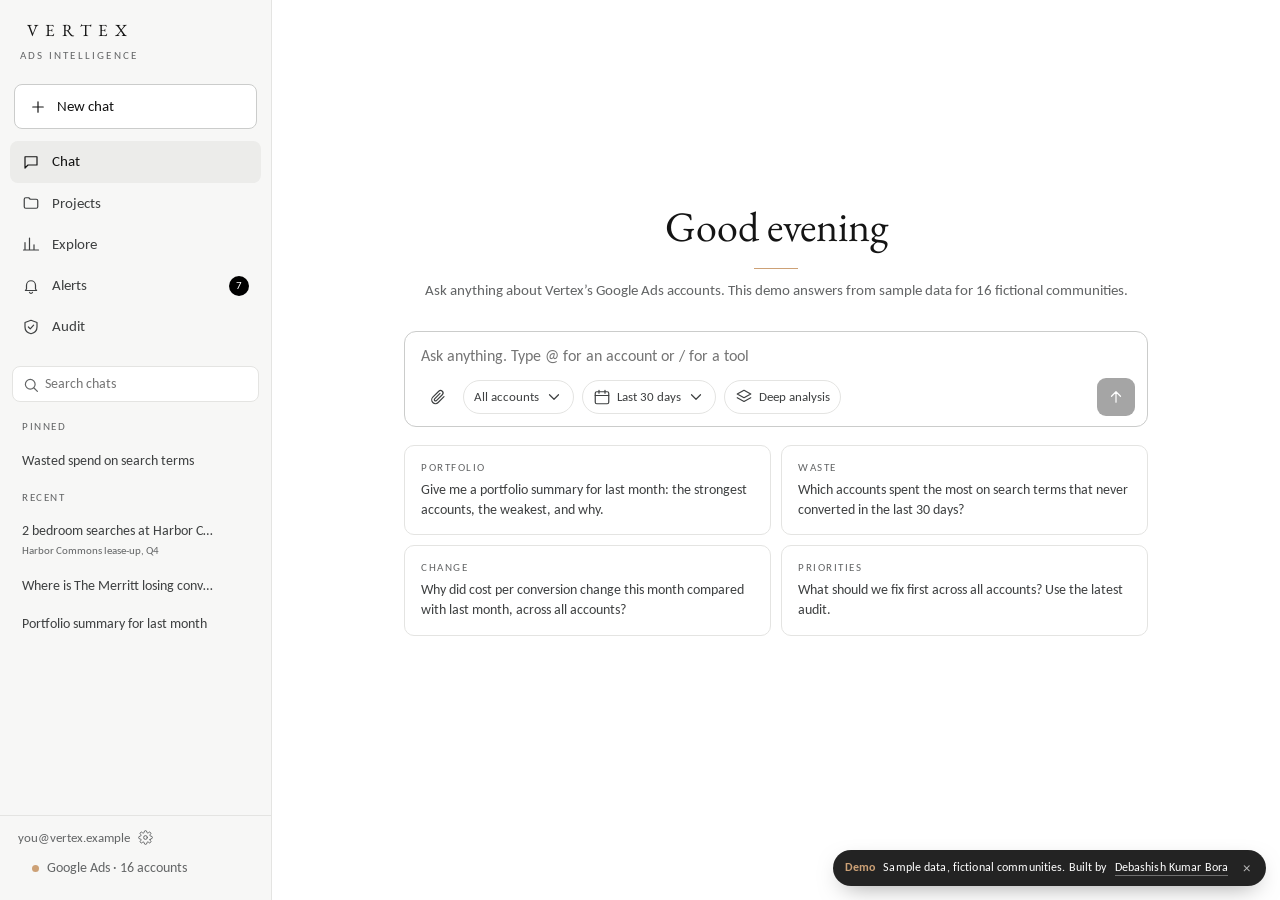
<file: demos/ads-intelligence/index.html>
<!DOCTYPE html>
<html lang="en">
<head>
<script src="../kit/mobile.js"></script>
<meta charset="utf-8">
<base target="_top">
<meta name="viewport" content="width=device-width, initial-scale=1">
<title>Ads Intelligence | Vertex demo</title>
<style>
/* ===================== Vertex Ads Intelligence ===================== */
:root{
  --bg:#FFFFFF; --side:#F7F7F6; --panel:#FFFFFF; --soft:#F4F4F3; --soft2:#ECECEA;
  --ink:#141414; --ink2:#3E4041; --mute:#636566; --line:#E4E4E2; --line2:#CBCCCB;
  --black:#000000; --white:#FFFFFF; --gray:#A8AAAB; --gold:#CDA176; --on:#000000; --onText:#FFFFFF; --heat:0,0,0;
  --serif:"Adobe Garamond Pro","EB Garamond",Garamond,Georgia,"Times New Roman",serif;
  --sans:Calibri,Carlito,"Segoe UI","Helvetica Neue",Arial,sans-serif;
  --mono:ui-monospace,Menlo,Consolas,"Liberation Mono",monospace;
  color-scheme:light;
}
@media (prefers-color-scheme: dark){
  :root{ --bg:#0D0D0D; --side:#141414; --panel:#141414; --soft:#1B1B1C; --soft2:#262728; --ink:#ECECEC; --ink2:#C9CBCC; --mute:#A3A5A6; --line:#262728; --line2:#3A3B3C;
    --black:#F2F2F2; --white:#0D0D0D; --on:#F2F2F2; --onText:#0D0D0D; --heat:255,255,255; color-scheme:dark; }
}
*{box-sizing:border-box;margin:0;padding:0}
html,body{height:100%;background:var(--bg);color:var(--ink);font-family:var(--sans);font-size:15px;line-height:1.55;-webkit-font-smoothing:antialiased}
b,strong,h1,h2,h3,h4,th{font-weight:400}
button,input,select,textarea{font:inherit;color:inherit}
button{cursor:pointer;background:none;border:0}
a{color:inherit}
.caps{font-size:11px;letter-spacing:.14em;text-transform:uppercase;color:var(--mute)}
.serif{font-family:var(--serif)}
.num{font-variant-numeric:tabular-nums}
.hide{display:none !important}
:focus-visible{outline:2px solid var(--gold);outline-offset:2px}
.wm{font-family:var(--serif);letter-spacing:.42em;font-size:17px;padding-left:.42em;line-height:1}
svg.i{width:18px;height:18px;stroke:currentColor;fill:none;stroke-width:1.6;stroke-linecap:round;stroke-linejoin:round;flex:0 0 auto}

/* ---------- frame ---------- */
.app{display:grid;grid-template-columns:272px minmax(0,1fr);height:100vh}
.side{background:var(--side);border-right:1px solid var(--line);display:flex;flex-direction:column;min-height:0}
.brand{padding:22px 20px 16px;display:flex;flex-direction:column;gap:8px}
.brand .caps{letter-spacing:.2em}
.newchat{margin:4px 14px 10px;display:flex;align-items:center;gap:10px;justify-content:flex-start;padding:10px 14px;border:1px solid var(--line2);border-radius:8px;background:var(--panel);min-height:42px}
.newchat:hover{border-color:var(--black)}
.nav{display:flex;flex-direction:column;padding:2px 10px 8px}
.nav button{display:flex;align-items:center;gap:12px;padding:9px 12px;border-radius:8px;text-align:left;color:var(--ink2);min-height:40px}
.nav button:hover{background:var(--soft2)}
.nav button.on{background:var(--soft2);color:var(--ink)}
.recents{flex:1;overflow-y:auto;padding:6px 10px 10px;min-height:0}
.recents .caps{padding:10px 12px 6px}
.rc{display:flex;align-items:center;border-radius:8px}
.rc button.t{flex:1;min-width:0;text-align:left;padding:8px 12px;color:var(--ink2);white-space:nowrap;overflow:hidden;text-overflow:ellipsis;font-size:14px;min-height:36px}
.rc button.x{width:32px;height:32px;color:var(--mute);opacity:0;display:flex;align-items:center;justify-content:center}
.rc:hover{background:var(--soft2)} .rc:hover button.x{opacity:1}
.rc.on{background:var(--soft2)} .rc.on button.t{color:var(--ink)}
.who{border-top:1px solid var(--line);padding:12px 18px 14px;font-size:12.5px;color:var(--mute);display:flex;flex-direction:column;gap:4px}
.who .st{display:flex;align-items:center;gap:8px}
.dot{width:7px;height:7px;border-radius:50%;background:var(--gray);display:inline-block}
.dot.ok{background:var(--gold)}
.main{min-width:0;min-height:0;display:flex;flex-direction:column;background:var(--bg)}
.mtop{display:none}
.scrim{display:none}

/* ---------- chat ---------- */
.chat{flex:1;display:flex;flex-direction:column;min-height:0}
.thread{flex:1;overflow-y:auto;min-height:0}
.col{max-width:800px;margin:0 auto;padding:0 28px}
.hello{min-height:calc(100vh - 40px);display:flex;flex-direction:column;justify-content:center;padding:40px 0 60px}
.hello h1{font-family:var(--serif);font-size:42px;line-height:1.1;text-align:center}
.hello .sub{text-align:center;color:var(--mute);margin:10px 0 28px}
.hello .rule{width:44px;height:1px;background:var(--gold);margin:18px auto 0}
.sugg{display:grid;grid-template-columns:1fr 1fr;gap:10px;margin-top:18px}
.sugg button{text-align:left;padding:14px 16px;border:1px solid var(--line);border-radius:10px;background:var(--panel);color:var(--ink2);font-size:14px;line-height:1.45;min-height:64px}
.sugg button:hover{border-color:var(--line2);background:var(--soft)}
.sugg button .caps{display:block;margin-bottom:4px}
.composer{border:1px solid var(--line2);border-radius:12px;background:var(--panel);padding:12px 12px 10px 16px;position:relative}
.composer:focus-within{border-color:var(--black)}
.composer textarea{width:100%;border:0;outline:none;resize:none;background:transparent;min-height:26px;max-height:220px;line-height:1.5;font-size:15.5px;display:block}
.composer .row{display:flex;align-items:center;gap:8px;margin-top:8px;flex-wrap:wrap}
.chip{display:inline-flex;align-items:center;gap:6px;padding:6px 10px;border:1px solid var(--line);border-radius:999px;font-size:13px;color:var(--ink2);min-height:32px;max-width:100%}
.chip:hover{border-color:var(--line2)}
.chip span{white-space:nowrap;overflow:hidden;text-overflow:ellipsis;max-width:220px}
.send{margin-left:auto;width:38px;height:38px;border-radius:9px;background:var(--on);color:var(--onText);display:flex;align-items:center;justify-content:center}
.send:disabled{opacity:.35;cursor:default}
.send svg{width:18px;height:18px}
.hint{font-size:12px;color:var(--mute);text-align:center;margin:8px 0 14px}
.dock{padding:10px 0 4px;background:var(--bg)}
.pop{position:absolute;z-index:40;background:var(--panel);border:1px solid var(--line2);border-radius:10px;width:300px;max-width:calc(100vw - 32px);padding:8px;display:flex;flex-direction:column;max-height:360px}
.pop input{width:100%;border:1px solid var(--line);border-radius:7px;padding:8px 10px;background:var(--bg);outline:none;margin-bottom:6px}
.pop .ls{overflow-y:auto;flex:1}
.pop label,.pop .opt{display:flex;align-items:center;gap:10px;padding:8px 8px;border-radius:7px;cursor:pointer;font-size:14px;min-height:38px;width:100%;text-align:left}
.pop label:hover,.pop .opt:hover,.pop .opt.on{background:var(--soft)}
.pop .ft{display:flex;justify-content:space-between;gap:8px;border-top:1px solid var(--line);padding-top:8px;margin-top:6px}
input[type=checkbox]{width:16px;height:16px;accent-color:var(--on);flex:0 0 auto}

.msg{padding:18px 0}
.msg.user{display:flex;flex-direction:column;align-items:flex-end}
.bubble{background:var(--soft);border-radius:12px;padding:11px 15px;max-width:85%;white-space:pre-wrap;overflow-wrap:anywhere;color:var(--ink)}
.ctxl{margin-top:6px;font-size:12px;color:var(--mute)}
.msg.ai{display:grid;grid-template-columns:28px minmax(0,1fr);gap:14px}
.av{width:28px;height:28px;border-radius:7px;background:var(--on);color:var(--onText);font-family:var(--serif);font-size:16px;display:flex;align-items:center;justify-content:center;margin-top:2px}
.steps{border:1px solid var(--line);border-radius:10px;margin-bottom:14px;overflow:hidden}
.steps .hd{display:flex;align-items:center;gap:10px;width:100%;padding:10px 14px;text-align:left;font-size:14px;color:var(--ink2);min-height:42px}
.steps .hd .r{margin-left:auto;color:var(--mute);font-size:12.5px}
.steps .bd{border-top:1px solid var(--line);padding:6px 0}
.st{display:grid;grid-template-columns:22px minmax(0,1fr) auto;gap:10px;align-items:start;padding:7px 14px;font-size:13.5px}
.st .lb{color:var(--ink2)}
.st .sm{color:var(--mute);font-size:12.5px;white-space:nowrap}
.st.note{grid-template-columns:22px minmax(0,1fr)}
.st.note .lb{color:var(--mute);font-style:italic}
.st .qy{grid-column:2 / -1;font-family:var(--mono);font-size:11.5px;background:var(--soft);border-radius:6px;padding:8px 10px;white-space:pre-wrap;overflow-wrap:anywhere;color:var(--ink2);margin-top:4px}
.st .err{grid-column:2 / -1;color:var(--ink2);font-size:12.5px;border-left:2px solid var(--gold);padding-left:8px;margin-top:2px}
.st button.sq{font-size:12px;color:var(--mute);text-decoration:underline;padding:0 0 0 6px}
.ic{width:18px;height:18px;display:flex;align-items:center;justify-content:center;margin-top:1px}
.spin{width:14px;height:14px;border:1.6px solid var(--line2);border-top-color:var(--ink);border-radius:50%;animation:spin .8s linear infinite}
@keyframes spin{to{transform:rotate(360deg)}}
.ok svg,.bad svg{width:15px;height:15px}
.answer{color:var(--ink);overflow-wrap:anywhere}
.answer p{margin:0 0 12px}
.answer h2{font-family:var(--serif);font-size:24px;line-height:1.2;margin:22px 0 10px}
.answer h3{font-family:var(--serif);font-size:19px;margin:18px 0 8px}
.answer h4{font-size:11px;letter-spacing:.14em;text-transform:uppercase;color:var(--mute);margin:16px 0 6px}
.answer ul,.answer ol{margin:0 0 12px 22px}
.answer li{margin:3px 0}
.answer strong{color:var(--black)}
.answer em{font-style:italic}
.answer code{font-family:var(--mono);font-size:12.5px;background:var(--soft);padding:1px 5px;border-radius:4px}
.answer pre{background:var(--soft);border-radius:8px;padding:12px;overflow-x:auto;margin:0 0 12px;font-family:var(--mono);font-size:12.5px}
.answer blockquote{border-left:2px solid var(--gold);padding-left:12px;color:var(--ink2);margin:0 0 12px}
.answer hr{border:0;border-top:1px solid var(--line);margin:18px 0}
.answer a{text-decoration:underline;text-underline-offset:2px}
.answer a.btn{text-decoration:none}
.acts{display:flex;gap:4px;margin-top:6px}
.acts button{display:flex;align-items:center;gap:6px;padding:6px 8px;border-radius:7px;color:var(--mute);font-size:12.5px;min-height:32px}
.acts button:hover{background:var(--soft);color:var(--ink)}
.oops{border:1px solid var(--line2);border-left:2px solid var(--gold);border-radius:8px;padding:12px 14px;margin-top:6px;display:flex;align-items:center;gap:12px;flex-wrap:wrap}
.oops .btn{margin-left:auto}

/* ---------- widgets inside answers ---------- */
.wd{border:1px solid var(--line);border-radius:10px;margin:6px 0 16px;overflow:hidden;background:var(--panel)}
.wd .wh{display:flex;align-items:baseline;justify-content:space-between;gap:12px;padding:12px 14px 8px;flex-wrap:wrap}
.wd .wt{font-family:var(--serif);font-size:17px;line-height:1.25}
.wd .ws{font-size:12px;color:var(--mute)}
.wd .wf{display:flex;justify-content:space-between;align-items:center;gap:10px;padding:8px 14px;border-top:1px solid var(--line);font-size:12.5px;color:var(--mute);flex-wrap:wrap}
.wd .wf button{color:var(--mute);text-decoration:underline;text-underline-offset:2px;font-size:12.5px;min-height:28px}
.tw{overflow-x:auto;-webkit-overflow-scrolling:touch}
table.t{width:100%;border-collapse:collapse;font-size:13.5px}
table.t th{text-align:left;font-size:10.5px;letter-spacing:.12em;text-transform:uppercase;color:var(--mute);padding:8px 12px;border-bottom:1px solid var(--line2);white-space:nowrap;cursor:pointer;user-select:none;background:var(--panel)}
table.t th.r,table.t td.r{text-align:right}
table.t td.r{white-space:nowrap}
.bodyc{min-width:0}
table.t td{padding:8px 12px;border-bottom:1px solid var(--line);vertical-align:top;font-variant-numeric:tabular-nums}
table.t tr:last-child td{border-bottom:0}
table.t td.tx{max-width:360px;min-width:110px;overflow-wrap:break-word}
table.t tfoot td{border-top:1px solid var(--line2);color:var(--ink)}
table.t th .ar{color:var(--gold);margin-left:4px}
.chg{white-space:nowrap}
.cv{padding:6px 14px 10px;position:relative}
.cv svg{display:block;width:100%;height:220px;overflow:visible}
.cv .tip{position:absolute;pointer-events:none;background:var(--on);color:var(--onText);border-radius:7px;padding:7px 10px;font-size:12.5px;line-height:1.4;white-space:nowrap;opacity:0;transition:opacity .12s;z-index:5}
.cv .tip.on{opacity:1}
.cv .lg{display:flex;gap:16px;flex-wrap:wrap;font-size:12.5px;color:var(--mute);margin-top:6px}
.cv .lg i{display:inline-block;width:14px;height:2px;margin-right:6px;vertical-align:middle}
.hb{display:grid;grid-template-columns:minmax(90px,34%) minmax(0,1fr) auto;gap:6px 12px;align-items:center;padding:4px 0;font-size:13.5px}
.hb .l{white-space:nowrap;overflow:hidden;text-overflow:ellipsis;color:var(--ink2)}
.hb .b{height:10px;background:var(--soft2);border-radius:3px;overflow:hidden}
.hb .b i{display:block;height:100%;background:var(--on);border-radius:3px}
.hb .v{font-variant-numeric:tabular-nums;color:var(--ink)}
.fx{display:flex;flex-direction:column;gap:10px;margin:6px 0 16px}
.fc{border:1px solid var(--line);border-radius:10px;padding:13px 14px;background:var(--panel)}
.fc .top{display:flex;align-items:flex-start;gap:10px}
.fc .tt{font-size:15px;color:var(--ink);line-height:1.4}
.fc .wy{color:var(--ink2);font-size:14px;margin-top:4px}
.fc .bt{display:flex;gap:8px;flex-wrap:wrap;margin-top:10px}
.tag{display:inline-flex;align-items:center;font-size:10.5px;letter-spacing:.12em;text-transform:uppercase;padding:3px 8px;border-radius:999px;border:1px solid var(--line2);color:var(--ink2);white-space:nowrap;flex:0 0 auto;margin-top:1px}
.tag.critical{background:var(--on);border-color:var(--on);color:var(--onText)}
.tag.high{border-color:var(--black);color:var(--black)}
.tag.medium{border-color:var(--line2)}
.tag.low{background:var(--soft);border-color:var(--soft)}
.btn{display:inline-flex;align-items:center;justify-content:center;gap:8px;padding:8px 14px;border:1px solid var(--line2);border-radius:8px;font-size:13.5px;color:var(--ink);background:var(--panel);min-height:38px;white-space:nowrap}
.btn:hover{border-color:var(--black)}
a.btn{text-decoration:none}
.btn.dark{background:var(--on);color:var(--onText);border-color:var(--on)}
.btn.dark:hover{opacity:.88}
.btn.sm{padding:5px 10px;min-height:32px;font-size:12.5px}
.btn:disabled{opacity:.45;cursor:default}

/* ---------- pages ---------- */
.page{flex:1;overflow-y:auto;min-height:0}
.wrap{max-width:1180px;margin:0 auto;padding:30px 32px 60px}
.ph{display:flex;align-items:flex-end;justify-content:space-between;gap:16px;flex-wrap:wrap;margin-bottom:20px}
.ph h1{font-family:var(--serif);font-size:34px;line-height:1.1}
.ph p{color:var(--mute);margin-top:6px;max-width:680px}
.card{border:1px solid var(--line);border-radius:12px;background:var(--panel);padding:18px 20px;margin-bottom:16px}
.card h3{font-family:var(--serif);font-size:20px;margin-bottom:4px}
.card .d{color:var(--mute);font-size:13.5px;margin-bottom:14px}
.f{display:grid;grid-template-columns:repeat(auto-fit,minmax(220px,1fr));gap:12px 16px}
.f label{display:block;font-size:11px;letter-spacing:.12em;text-transform:uppercase;color:var(--mute);margin-bottom:5px}
.in,.f input,.f select,.f textarea,select.in{width:100%;border:1px solid var(--line2);border-radius:8px;background:var(--bg);padding:9px 11px;outline:none;min-height:40px}
.in:focus,.f input:focus,.f select:focus,.f textarea:focus{border-color:var(--black)}
.f .h{font-size:12px;color:var(--mute);margin-top:5px;line-height:1.45}
.bar{display:flex;flex-wrap:wrap;gap:10px;align-items:flex-end}
.bar .fld{display:flex;flex-direction:column;gap:5px;min-width:0}
.bar .fld>span{font-size:10.5px;letter-spacing:.12em;text-transform:uppercase;color:var(--mute)}
.pick{display:flex;align-items:center;gap:8px;justify-content:space-between;border:1px solid var(--line2);border-radius:8px;padding:8px 11px;min-height:40px;background:var(--bg);min-width:170px;max-width:260px;text-align:left}
.pick span{white-space:nowrap;overflow:hidden;text-overflow:ellipsis}
.kp{display:grid;grid-template-columns:repeat(auto-fit,minmax(150px,1fr));gap:10px;margin-bottom:14px}
.k{background:var(--soft);border-radius:10px;padding:12px 14px;min-width:0}
.k .v{font-family:var(--serif);font-size:26px;line-height:1.15;margin-top:4px;white-space:nowrap;overflow:hidden;text-overflow:ellipsis}
.k .c{font-size:12px;color:var(--mute);margin-top:2px}
.qs{display:flex;flex-wrap:wrap;gap:8px;margin-top:12px}
.empty{color:var(--mute);padding:26px 4px;text-align:center}
.pg{display:flex;align-items:center;gap:10px;justify-content:flex-end;padding:8px 14px;border-top:1px solid var(--line);font-size:12.5px;color:var(--mute)}

/* audit */
.sum{display:grid;grid-template-columns:1.3fr repeat(5,1fr);gap:10px;margin-bottom:16px}
.sum .k .v{font-size:30px}
.ring{width:54px;height:54px;flex:0 0 54px}
.ring circle{fill:none;stroke-width:5}
.ring .bgc{stroke:var(--soft2)}
.ring .fgc{stroke:var(--on);stroke-linecap:round}
.health{display:flex;align-items:center;gap:14px}
.ag{display:grid;grid-template-columns:repeat(auto-fill,minmax(205px,1fr));gap:10px;margin-bottom:18px}
.ac{display:flex;align-items:center;gap:12px;border:1px solid var(--line);border-radius:10px;padding:10px 12px;text-align:left;background:var(--panel);min-width:0;min-height:70px}
.ac:hover{border-color:var(--line2)}
.ac.on{border-color:var(--black)}
.ac .ring{width:44px;height:44px;flex-basis:44px;position:relative}
.ac .n{font-size:14px;color:var(--ink);white-space:nowrap;overflow:hidden;text-overflow:ellipsis}
.ac .s{font-size:12px;color:var(--mute)}
.rv{position:relative;display:inline-flex;align-items:center;justify-content:center}
.rv b{position:absolute;inset:0;display:flex;align-items:center;justify-content:center;font-family:var(--serif);font-size:15px}
.health .rv b{font-size:18px}
.fl{display:flex;flex-wrap:wrap;gap:8px;align-items:center;margin-bottom:12px}
.seg{display:inline-flex;max-width:100%;overflow-x:auto;border:1px solid var(--line2);border-radius:8px}
.seg button{flex:0 0 auto;white-space:nowrap}
.seg button{padding:7px 12px;font-size:13px;color:var(--ink2);min-height:36px}
.seg button+button{border-left:1px solid var(--line2)}
.seg button.on{background:var(--on);color:var(--onText)}
.fd{border:1px solid var(--line);border-radius:10px;background:var(--panel);margin-bottom:8px}
.fd .row{display:grid;grid-template-columns:auto minmax(0,1fr) auto auto;gap:12px;align-items:center;padding:12px 14px;width:100%;text-align:left;min-height:52px}
.fd .row .tt{color:var(--ink);line-height:1.35}
.fd .row .sub{font-size:12.5px;color:var(--mute);margin-top:2px}
.fd .row .imp{font-family:var(--serif);font-size:17px;white-space:nowrap}
.fd .row .chev{color:var(--mute);transition:transform .2s}
.fd.open .row .chev{transform:rotate(90deg)}
.fd .body{border-top:1px solid var(--line);padding:12px 14px 14px}
.fd .body p{color:var(--ink2);margin-bottom:10px;max-width:820px}
.fd .body .lab{font-size:10.5px;letter-spacing:.12em;text-transform:uppercase;color:var(--mute);margin-bottom:3px}
.fd.dim{opacity:.55}
.toast{position:fixed;left:50%;bottom:22px;transform:translate(-50%,120px);background:var(--on);color:var(--onText);padding:11px 18px;border-radius:9px;font-size:14px;z-index:90;transition:transform .25s;max-width:90vw;visibility:hidden}
.toast.on{transform:translate(-50%,0);visibility:visible}
.notice{border:1px solid var(--line2);border-left:2px solid var(--gold);border-radius:10px;padding:16px 18px;margin:20px 0;background:var(--panel)}
.notice h3{font-family:var(--serif);font-size:20px;margin-bottom:4px}
.notice p{color:var(--ink2)}
.boot{height:100vh;display:flex;align-items:center;justify-content:center;flex-direction:column;gap:16px;color:var(--mute)}

/* ---------- date range picker ---------- */
.drp{position:fixed;z-index:80;background:var(--panel);border:1px solid var(--line2);border-radius:12px;display:grid;grid-template-columns:170px auto;overflow:hidden;max-width:calc(100vw - 24px)}
.drp .pre{border-right:1px solid var(--line);padding:8px;display:flex;flex-direction:column;gap:2px;background:var(--side)}
.drp .pre button{text-align:left;padding:8px 10px;border-radius:7px;font-size:13.5px;color:var(--ink2);min-height:36px}
.drp .pre button:hover{background:var(--soft2)} .drp .pre button.on{background:var(--on);color:var(--onText)}
.drp .cal{padding:12px 14px 10px}
.drp .ms{display:flex;gap:22px}
.drp .mo{width:238px}
.drp .mh{display:flex;align-items:center;justify-content:space-between;margin-bottom:6px;min-height:32px}
.drp .mh .t{font-family:var(--serif);font-size:17px}
.drp .mh button{width:32px;height:32px;border-radius:7px;display:flex;align-items:center;justify-content:center;color:var(--ink2)}
.drp .mh button:hover{background:var(--soft)}
.drp .wk,.drp .dg{display:grid;grid-template-columns:repeat(7,34px);gap:0}
.drp .wk span{font-size:10.5px;letter-spacing:.1em;color:var(--mute);text-align:center;padding:4px 0}
.drp .dg button{width:100%;height:34px;font-size:13px;color:var(--ink);font-variant-numeric:tabular-nums;border-radius:0}
.drp .dg button:hover:not(:disabled){outline:1px solid var(--ink);outline-offset:-1px;border-radius:7px}
.drp .dg button.in{background:var(--soft2)}
.drp .dg button.s,.drp .dg button.e{background:var(--on);color:var(--onText);border-radius:7px}
.drp .dg button:disabled{color:var(--line2);cursor:default}
.drp .dg button.td{text-decoration:underline;text-underline-offset:3px;text-decoration-color:var(--gold)}
.drp .ft{display:flex;align-items:center;gap:10px;flex-wrap:wrap;border-top:1px solid var(--line);margin-top:10px;padding-top:10px}
.drp .ft .rng{font-size:13.5px;color:var(--ink2);margin-right:auto}
.drp .ft select{width:auto;max-width:100%;border:1px solid var(--line2);border-radius:8px;padding:6px 8px;background:var(--bg);min-height:34px}

/* ---------- modal ---------- */
.mdl{position:fixed;inset:0;z-index:90;background:rgba(0,0,0,.42);display:flex;align-items:center;justify-content:center;padding:20px}
.mdl .box{background:var(--panel);border-radius:14px;width:560px;max-width:100%;max-height:calc(100vh - 40px);display:flex;flex-direction:column;border:1px solid var(--line2)}
.mdl .box.wide{width:820px}
.mdl .mh{display:flex;align-items:center;justify-content:space-between;gap:12px;padding:18px 20px 8px}
.mdl .mh h2{font-family:var(--serif);font-size:24px;line-height:1.2}
.mdl .mh button{width:36px;height:36px;border-radius:8px;display:flex;align-items:center;justify-content:center;color:var(--mute)}
.mdl .mh button:hover{background:var(--soft)}
.mdl .mb{padding:6px 20px 14px;overflow-y:auto}
.mdl .mb p.d{color:var(--mute);font-size:13.5px;margin-bottom:12px}
.mdl .mf{display:flex;justify-content:flex-end;gap:8px;padding:12px 20px 16px;border-top:1px solid var(--line)}
.mdl label.l{display:block;font-size:11px;letter-spacing:.12em;text-transform:uppercase;color:var(--mute);margin:12px 0 5px}
.mdl textarea.in{min-height:220px;line-height:1.5;resize:vertical}
.mdl pre.doc{white-space:pre-wrap;font-family:var(--sans);font-size:13.5px;line-height:1.55;color:var(--ink2);background:var(--soft);border-radius:8px;padding:12px}
.opt2{display:flex;gap:12px;align-items:flex-start;padding:12px;border:1px solid var(--line);border-radius:10px;margin-bottom:8px;cursor:pointer}
.opt2.on{border-color:var(--ink)}
.opt2 .t{color:var(--ink)} .opt2 .s{font-size:12.5px;color:var(--mute)}
.ppl{display:flex;align-items:center;gap:10px;padding:8px 0;border-bottom:1px solid var(--line)}
.ppl .e{flex:1;min-width:0;overflow:hidden;text-overflow:ellipsis;white-space:nowrap}
.ppl select{border:1px solid var(--line2);border-radius:7px;padding:5px 6px;background:var(--bg)}

/* ---------- projects ---------- */
.pjg{display:grid;grid-template-columns:repeat(auto-fill,minmax(280px,1fr));gap:12px}
.pj{border:1px solid var(--line);border-radius:12px;padding:16px 18px;background:var(--panel);text-align:left;display:flex;flex-direction:column;gap:6px;min-height:138px}
.pj:hover{border-color:var(--line2);background:var(--soft)}
.pj .n{font-family:var(--serif);font-size:20px;line-height:1.2;color:var(--ink)}
.pj .ds{color:var(--ink2);font-size:13.5px;display:-webkit-box;-webkit-line-clamp:2;-webkit-box-orient:vertical;overflow:hidden}
.pj .mt{margin-top:auto;display:flex;gap:8px;align-items:center;font-size:12px;color:var(--mute);flex-wrap:wrap}
.pjw{display:grid;grid-template-columns:minmax(0,1fr) 340px;gap:24px;align-items:start}
.pjw .aside .card{padding:16px 16px}
.pjw .aside h3{font-family:var(--serif);font-size:18px;display:flex;align-items:center;justify-content:space-between;gap:8px}
.pjw .aside .tx{color:var(--ink2);font-size:13.5px;white-space:pre-wrap;max-height:150px;overflow:hidden;position:relative}
.cap{height:4px;background:var(--soft2);border-radius:2px;overflow:hidden;margin:8px 0 4px}
.cap i{display:block;height:100%;background:var(--on)}
.kn{display:flex;align-items:center;gap:10px;padding:8px 0;border-top:1px solid var(--line)}
.kn .ki{width:34px;height:40px;border:1px solid var(--line2);border-radius:5px;display:flex;align-items:center;justify-content:center;font-size:9.5px;letter-spacing:.08em;color:var(--mute);flex:0 0 34px;text-transform:uppercase}
.kn .kt{flex:1;min-width:0}
.kn .kt button{display:block;max-width:100%;text-align:left;color:var(--ink);font-size:13.5px;white-space:nowrap;overflow:hidden;text-overflow:ellipsis}
.kn .kt span{font-size:11.5px;color:var(--mute)}
.kn .x{width:30px;height:30px;border-radius:7px;color:var(--mute);display:flex;align-items:center;justify-content:center}
.kn .x:hover{background:var(--soft)}
.crumb{display:flex;align-items:center;gap:8px;font-size:13.5px;color:var(--mute);padding:14px 0 0;min-width:0}
.crumb button{color:var(--ink2);text-decoration:underline;text-underline-offset:3px;text-decoration-color:var(--line2)}
.crumb .ct{white-space:nowrap;overflow:hidden;text-overflow:ellipsis;min-width:0}
.crumb .mn{margin-left:auto;flex:0 0 auto}
.cl{display:flex;flex-direction:column}
.cl > button{display:flex;justify-content:space-between;gap:12px;padding:12px 4px;border-top:1px solid var(--line);text-align:left;color:var(--ink)}
.cl > button:hover{background:var(--soft)}
.cl > button span:last-child{color:var(--mute);font-size:12.5px;white-space:nowrap}
.rc .pn{display:block;font-size:11px;color:var(--mute);white-space:nowrap;overflow:hidden;text-overflow:ellipsis}

/* ---------- tools gallery ---------- */
.tg{display:grid;grid-template-columns:repeat(auto-fill,minmax(300px,1fr));gap:12px;margin-bottom:26px}
.tc{border:1px solid var(--line);border-radius:14px;padding:18px;background:var(--panel);text-align:left;display:flex;flex-direction:column;gap:10px;min-height:178px;position:relative}
.tc:hover{border-color:var(--ink)}
.tc .ti{width:40px;height:40px;border-radius:10px;background:var(--on);color:var(--onText);display:flex;align-items:center;justify-content:center}
.tc .ti svg{width:20px;height:20px}
.tc .tn{font-family:var(--serif);font-size:21px;line-height:1.15;color:var(--ink)}
.tc .td{font-size:13.5px;color:var(--ink2);line-height:1.5}
.tc .tf{margin-top:auto;display:flex;justify-content:space-between;align-items:center;font-size:12px;color:var(--mute)}
.tc .tf .go{color:var(--ink);display:flex;align-items:center;gap:4px}
.sec{display:flex;align-items:baseline;gap:12px;margin:6px 0 10px}
.sec h2{font-family:var(--serif);font-size:22px}
.sec .ln{flex:1;height:1px;background:var(--line)}
.tw2{display:grid;grid-template-columns:320px minmax(0,1fr);gap:20px;align-items:start}
.tp{position:sticky;top:12px;max-height:calc(100vh - 24px);overflow-y:auto;border-radius:12px}
.tp .card{padding:16px}
.tp .fl2{margin-bottom:12px}
.tp .fl2>label,.tp .fl2>.lab{display:block;font-size:10.5px;letter-spacing:.12em;text-transform:uppercase;color:var(--mute);margin-bottom:5px}
.tp .fl2 .h{font-size:12px;color:var(--mute);margin-top:4px;line-height:1.4}
.tp textarea.in{min-height:84px;resize:vertical;line-height:1.45}
.tp .pick{width:100%;max-width:none}
.tp .seg{display:flex;width:100%}
.tp .seg button{flex:1 1 0}
.tw2.wide{grid-template-columns:minmax(0,1fr)}
.tw2.wide .tp{position:static;max-height:none;overflow:visible}
.tw2.wide #tpanel{display:flex;flex-wrap:wrap;gap:12px 14px;align-items:flex-start}
.tw2.wide .fl2{margin:0;flex:0 1 280px;min-width:220px}
.tw2.wide .fl2{position:relative}
.tw2.wide .fl2 .mlist{position:absolute;z-index:30;left:0;right:0;top:100%;margin-top:4px !important;background:var(--panel);max-height:300px}
.tw2.wide #tpanel>button{width:auto !important;margin:19px 0 0 !important;min-height:40px}
.mlist{border:1px solid var(--line2);border-radius:8px;max-height:220px;overflow-y:auto;padding:4px}
.mlist label{display:flex;gap:8px;align-items:center;padding:6px 6px;border-radius:6px;font-size:13.5px;cursor:pointer}
.mlist label:hover{background:var(--soft)}
.tempty{border:1px dashed var(--line2);border-radius:14px;padding:44px 24px;text-align:center;color:var(--mute)}
.tempty .serif{font-size:22px;color:var(--ink);display:block;margin-bottom:6px}
.busy{display:flex;align-items:center;gap:12px;padding:28px;border:1px solid var(--line);border-radius:14px;color:var(--ink2);background:var(--panel)}
.tk{border:1px solid var(--line);border-left:2px solid var(--gold);border-radius:10px;padding:14px 16px;margin-bottom:14px;background:var(--panel)}
.tk .hl{font-family:var(--serif);font-size:19px;line-height:1.3;margin-bottom:6px}
.tk p,.tk li{color:var(--ink2)} .tk ul{margin:6px 0 0 18px}
.chips{display:flex;flex-wrap:wrap;gap:6px}
.ch{display:inline-flex;align-items:center;gap:4px;font-size:11.5px;padding:2px 8px;border-radius:999px;border:1px solid var(--line2);color:var(--ink2);white-space:nowrap}
.ch.block{background:var(--on);border-color:var(--on);color:var(--onText)}
.ch.warn{border-color:var(--gold);color:var(--ink)}
.ch.info{background:var(--soft);border-color:var(--soft);color:var(--mute)}
.ch.ok{border-color:var(--line);color:var(--mute)}

/* ---------- ad copy ---------- */
.serp{border:1px solid var(--line);border-radius:12px;padding:16px 18px;background:#FFFFFF;color:#202124;font-family:Arial,Helvetica,sans-serif;max-width:640px}
.serp.mob{max-width:400px;border-radius:18px}
.serp .sp{font-size:12px;font-weight:700;color:#202124;margin-bottom:4px}
.serp .du{display:flex;align-items:center;gap:8px;font-size:13px;color:#202124;margin-bottom:4px}
.serp .du i{width:26px;height:26px;border-radius:50%;background:#F1F3F4;display:inline-flex;align-items:center;justify-content:center;font-style:normal;font-size:12px;color:#5f6368}
.serp .du small{display:block;font-size:12px;color:#4d5156}
.serp .hd{font-size:20px;line-height:1.3;color:#1a0dab;margin:2px 0 4px}
.serp.mob .hd{font-size:18px}
.serp .ds{font-size:14px;line-height:1.58;color:#4d5156}
.acw{display:grid;grid-template-columns:minmax(0,1fr);gap:14px}
.lines{border:1px solid var(--line);border-radius:12px;background:var(--panel);overflow:hidden}
.lines .lh{display:flex;justify-content:space-between;align-items:center;gap:10px;padding:12px 14px;border-bottom:1px solid var(--line)}
.lines .lh .wt{font-family:var(--serif);font-size:17px}
.ln2{display:grid;grid-template-columns:24px minmax(0,1fr) auto;gap:6px 10px;padding:9px 14px;border-bottom:1px solid var(--line);align-items:center}
.ln2:last-child{border-bottom:0}
.ln2 .ix{font-size:12px;color:var(--mute);text-align:right;font-variant-numeric:tabular-nums}
.ln2 input.tx{width:100%;border:1px solid transparent;border-radius:7px;padding:7px 9px;background:var(--soft);outline:none;font-size:14.5px;color:var(--ink)}
.ln2 input.tx:focus{border-color:var(--ink);background:var(--bg)}
.ln2 .rt{display:flex;align-items:center;gap:6px}
.ln2 .cnt{font-size:12px;color:var(--mute);font-variant-numeric:tabular-nums;min-width:42px;text-align:right}
.ln2 .cnt.over{color:var(--ink);text-decoration:underline;text-decoration-color:var(--gold);text-decoration-thickness:2px}
.ln2 select{border:1px solid var(--line);border-radius:7px;padding:4px 4px;background:var(--bg);font-size:12px;color:var(--ink2);min-height:30px}
.ln2 .ib{width:30px;height:30px;border-radius:7px;display:flex;align-items:center;justify-content:center;color:var(--mute)}
.ln2 .ib:hover{background:var(--soft);color:var(--ink)}
.ln2 .sub2{grid-column:2 / -1;display:flex;gap:8px;flex-wrap:wrap;align-items:center;font-size:12px;color:var(--mute)}
.alts{grid-column:2 / -1;display:flex;flex-direction:column;gap:4px;padding:6px;border:1px solid var(--line);border-radius:8px;background:var(--soft)}
.alts button{text-align:left;padding:6px 8px;border-radius:6px;font-size:13.5px}
.alts button:hover{background:var(--panel)}
.alts button span{color:var(--mute);font-size:12px;margin-left:8px}
.ready{display:grid;grid-template-columns:repeat(auto-fit,minmax(190px,1fr));gap:6px 16px;font-size:13px;color:var(--ink2)}
.ready span{display:flex;gap:8px;align-items:center}
.ready svg{width:16px;height:16px}
.ready .no{color:var(--mute)}
.ready .no svg{color:var(--gold)}

/* ---------- other tool results ---------- */
.wf2 svg{display:block;width:100%;height:240px}
.bul{position:relative;height:12px;background:var(--soft2);border-radius:3px;min-width:120px}
.bul i{position:absolute;left:0;top:0;bottom:0;background:var(--on);border-radius:3px}
.bul b{position:absolute;top:-4px;bottom:-4px;width:2px;background:var(--gold)}
.bul u{position:absolute;top:-2px;bottom:-2px;width:1px;background:var(--mute)}
.heat td.hc{cursor:pointer;text-align:right;white-space:nowrap}
.heat td.hc:hover{outline:1px solid var(--ink);outline-offset:-1px}
.heat td.hc small{display:block;font-size:11px;color:var(--mute)}
.contrib{display:flex;align-items:center;gap:8px;justify-content:flex-end}
.contrib .bb{width:90px;height:8px;position:relative;background:var(--soft2);border-radius:2px}
.contrib .bb i{position:absolute;top:0;bottom:0;background:var(--on)}
.contrib .bb i.neg{background:var(--gray)}
.contrib .bb:after{content:"";position:absolute;left:50%;top:-2px;bottom:-2px;width:1px;background:var(--mute)}
.recap{white-space:pre-wrap}
textarea.recap{width:100%;min-height:300px;border:1px solid var(--line2);border-radius:10px;padding:14px;background:var(--bg);line-height:1.6;font-size:14.5px;resize:vertical}
.cbx{width:16px;height:16px;accent-color:var(--on)}

/* ---------- numbers sit level everywhere ---------- */
html{font-variant-numeric:lining-nums}
.num,.k .v,.rv b,table.t td,.hb .v,.serif,.fd .row .imp,.bul+span,.cnt{font-variant-numeric:lining-nums tabular-nums}
.dl{display:inline-flex;align-items:center;gap:3px;font-family:var(--sans);font-size:12px;line-height:1.45;padding:0 7px;border-radius:999px;white-space:nowrap;font-variant-numeric:lining-nums tabular-nums;border:1px solid transparent;vertical-align:middle}
.dl i{font-style:normal;font-size:8px;line-height:1}
.dl.good{background:var(--soft2);color:var(--ink)}
.dl.bad{border-color:var(--gold);color:var(--ink)}
.dl.flat{color:var(--mute);padding:0 2px}
.k .c{display:flex;align-items:center;gap:6px;flex-wrap:wrap}
td .dl{font-size:11.5px}

/* ---------- composer extras ---------- */
.composer.drag{border-color:var(--ink);border-style:dashed;background:var(--soft)}
.atts{display:flex;flex-wrap:wrap;gap:8px}
.atts:not(:empty){margin-bottom:10px}
.att{display:inline-flex;align-items:center;gap:8px;border:1px solid var(--line);border-radius:10px;padding:5px 6px 5px 5px;max-width:250px;background:var(--panel)}
.att img{width:40px;height:40px;object-fit:cover;border-radius:7px;flex:0 0 40px}
.att .ai{width:40px;height:40px;border-radius:7px;background:var(--soft);display:flex;align-items:center;justify-content:center;flex:0 0 40px;color:var(--ink2)}
.att .an{min-width:0;display:flex;flex-direction:column;line-height:1.3}
.att .an b{font-weight:400;font-size:13px;color:var(--ink);white-space:nowrap;overflow:hidden;text-overflow:ellipsis}
.att .an span{font-size:11.5px;color:var(--mute)}
.att button{width:26px;height:26px;border-radius:6px;display:flex;align-items:center;justify-content:center;color:var(--mute);flex:0 0 26px}
.att button:hover{background:var(--soft);color:var(--ink)}
.att.err{border-color:var(--gold)}
.att.sm{max-width:220px}
.cib{width:34px;height:34px;border-radius:8px;display:flex;align-items:center;justify-content:center;color:var(--ink2)}
.cib:hover{background:var(--soft)}
.chip.deep.on{background:var(--on);color:var(--onText);border-color:var(--on)}
.pop.slash{width:340px}
.pop.slash .opt{gap:10px}
.pop.slash .si{width:30px;height:30px;border-radius:7px;background:var(--on);color:var(--onText);display:flex;align-items:center;justify-content:center;flex:0 0 30px}
.pop.slash .si svg{width:16px;height:16px}
.pop.slash .st2{display:block;color:var(--ink)} .pop.slash .sd{display:block;font-size:12px;color:var(--mute)}

/* ---------- messages extras ---------- */
.ufiles{display:flex;flex-wrap:wrap;gap:8px;justify-content:flex-end;margin-bottom:8px;max-width:85%}
.uimg img{display:block;max-width:180px;max-height:140px;border-radius:10px;border:1px solid var(--line)}
.uacts{display:flex;align-items:center;gap:8px;margin-top:6px;min-height:26px}
.uacts .ctxl{margin:0}
.uacts button{display:flex;align-items:center;gap:5px;font-size:12px;color:var(--mute);padding:3px 6px;border-radius:6px;opacity:0;transition:opacity .15s}
.uacts button svg{width:14px;height:14px}
.msg.user:hover .uacts button,.uacts button:focus-visible{opacity:1}
.bubble.edit{width:85%;max-width:640px;background:var(--panel);border:1px solid var(--ink);padding:10px}
.bubble.edit textarea{min-height:90px;resize:vertical;border:0;padding:4px;background:transparent}
.acts .sp{flex:1}
.acts button.th{padding:6px;min-width:32px;justify-content:center}
.acts button.th.on{color:var(--ink);background:var(--soft2)}
.nexts{display:flex;flex-direction:column;gap:0;margin:14px 0 2px;border-top:1px solid var(--line)}
.nexts button{display:flex;align-items:center;gap:10px;text-align:left;padding:10px 4px;border-bottom:1px solid var(--line);color:var(--ink2);font-size:14px}
.nexts button:hover{color:var(--ink);background:var(--soft)}
.nexts button svg{width:14px;height:14px;color:var(--gold);flex:0 0 14px}
.seg.sm button{padding:3px 9px;font-size:12px;min-height:28px}
.cvsw{margin-left:auto}

/* ---------- sidebar extras ---------- */
.rs{display:flex;align-items:center;gap:6px;margin:4px 2px 6px;padding:0 10px;border:1px solid var(--line);border-radius:8px;background:var(--bg);min-height:36px}
.rs .ic{color:var(--mute);width:16px;height:16px}
.rs input{border:0;outline:none;background:transparent;flex:1;min-width:0;font-size:13.5px;padding:7px 0}
.rc{position:relative}
.rc.mo{background:var(--soft2)} .rc.mo button.x{opacity:1}
.rcm{position:absolute;right:4px;top:calc(100% - 2px);z-index:20;background:var(--panel);border:1px solid var(--line2);border-radius:10px;padding:4px;width:210px;display:flex;flex-direction:column}
.rcm button{display:flex;align-items:center;gap:10px;padding:8px 10px;border-radius:7px;font-size:13.5px;text-align:left;color:var(--ink2)}
.rcm button:hover{background:var(--soft);color:var(--ink)}
.rcm button svg{width:16px;height:16px}
button.who{text-align:left;width:100%}
button.who:hover{background:var(--soft2)}
.who .wr{display:flex;align-items:center;justify-content:space-between;gap:8px}
.who .wr span{overflow:hidden;text-overflow:ellipsis;white-space:nowrap}
.who .wr svg{width:15px;height:15px;flex:0 0 15px}
@media (hover:none){ .rc button.x{opacity:1} .uacts button{opacity:1} }

/* ---------- daily brief ---------- */
.brief{margin:18px 0 4px}
.brief .bh{display:flex;justify-content:space-between;align-items:center;gap:10px;flex-wrap:wrap;margin-bottom:8px}
.brief .lnk{display:flex;align-items:center;gap:4px;font-size:12.5px;color:var(--ink2)}
.brief .lnk svg{width:14px;height:14px}
.brief .bc{display:grid;grid-template-columns:repeat(4,minmax(0,1fr));gap:8px}
.brief .k{padding:10px 12px}
.brief .k .v{font-size:22px}
.brief .k .c span:last-child{font-size:11.5px;color:var(--mute)}
.brief .k.sk .v,.brief .k.sk .caps{background:var(--soft2);border-radius:4px;color:transparent}
.brief .mv{display:flex;flex-direction:column;margin-top:8px}
.brief .mv button{display:flex;align-items:center;gap:10px;text-align:left;padding:7px 2px;font-size:13px;color:var(--ink2);border-bottom:1px solid var(--line)}
.brief .mv button:hover{color:var(--ink)}

/* ---------- sign in ---------- */
.auth{min-height:100vh;display:flex;flex-direction:column;align-items:center;justify-content:center;padding:32px 16px;background:var(--side)}
.acard{width:420px;max-width:100%;background:var(--panel);border:1px solid var(--line);border-radius:16px;padding:30px 30px 26px}
.acard .brand2{display:flex;flex-direction:column;gap:6px}
.acard .rule2{width:44px;height:1px;background:var(--gold);margin:20px 0 22px}
.acard h1{font-family:var(--serif);font-size:30px;line-height:1.15}
.acard .sub{color:var(--mute);margin:6px 0 10px;font-size:14px}
.acard .l{display:block;font-size:11px;letter-spacing:.12em;text-transform:uppercase;color:var(--mute);margin:14px 0 5px}
.acard .in{font-size:16px}
.acard .in.code{font-family:var(--serif);font-size:28px;letter-spacing:.3em;text-align:center;padding:10px}
.acard .pw{position:relative}
.acard .pw .in{padding-right:64px}
.acard .pw button{position:absolute;right:6px;top:50%;transform:translateY(-50%);font-size:12.5px;color:var(--ink2);padding:6px 8px;border-radius:6px}
.acard .pw button:hover{background:var(--soft)}
.acard .btn.wide{width:100%;margin-top:20px;min-height:46px;font-size:15px}
.acard .lnk{display:block;margin:14px auto 0;font-size:13.5px;color:var(--ink2);text-decoration:underline;text-underline-offset:3px;text-decoration-color:var(--line2)}
.acard .row2{display:flex;justify-content:space-between;gap:10px;flex-wrap:wrap}
.acard .row2 .lnk{margin:14px 0 0}
.acard .rule{font-size:12.5px;color:var(--mute);margin-top:8px}
.aerr{border:1px solid var(--gold);border-radius:10px;padding:10px 12px;font-size:13.5px;color:var(--ink);margin-bottom:12px}
.anote{background:var(--soft);border-radius:10px;padding:10px 12px;font-size:13.5px;color:var(--ink2);margin-bottom:12px}
.afoot{margin-top:18px;font-family:var(--serif);color:var(--mute);font-size:14px}
table.ppl2 td{vertical-align:middle}
table.ppl2 .em{font-size:12px;color:var(--mute)}
table.ppl2 tr.off td{opacity:.6}
table.ppl2 select{border:1px solid var(--line2);border-radius:7px;padding:5px 6px;background:var(--bg)}
.pact{display:flex;gap:6px;flex-wrap:wrap;justify-content:flex-end}
.tcode{display:flex;align-items:center;gap:10px;flex-wrap:wrap;border:1px solid var(--line);border-radius:10px;padding:10px 12px}
.tcode .l{font-size:11px;letter-spacing:.12em;text-transform:uppercase;color:var(--mute)}
.tcode .v{font-family:'EB Garamond',Garamond,Georgia,serif;font-size:22px;letter-spacing:.08em;min-width:120px}
.tcode .em{font-size:12px;color:var(--mute);margin-left:auto}
.card .chk{display:flex;align-items:center;gap:8px;font-size:13.5px;color:var(--ink2);margin-top:10px;cursor:pointer}
.card .chk input{width:16px;height:16px;accent-color:var(--ink)}
.card > .h{font-size:12px;color:var(--mute);margin-top:6px}
@media (max-width:640px){.tcode .em{margin-left:0;width:100%}}
.crumb button svg{width:14px;height:14px;vertical-align:-2px;margin-right:2px}

/* ---------- phones and tablets ---------- */
@media (max-width:860px){
  .app{grid-template-columns:1fr}
  .side{position:fixed;z-index:60;top:0;bottom:0;left:0;width:290px;max-width:86vw;transform:translateX(-102%);transition:transform .25s}
  .side.open{transform:none}
  .scrim.on{display:block;position:fixed;inset:0;background:rgba(0,0,0,.4);z-index:55}
  .mtop{display:flex;align-items:center;gap:6px;height:52px;padding:0 8px;border-bottom:1px solid var(--line);background:var(--bg)}
  .mtop .tl{flex:1;text-align:center;font-size:14px;color:var(--ink2);white-space:nowrap;overflow:hidden;text-overflow:ellipsis}
  .mtop button{width:44px;height:44px;display:flex;align-items:center;justify-content:center;color:var(--ink)}
  .col{padding:0 16px}
  .hello{min-height:calc(100vh - 120px);padding:24px 0 30px}
  .hello h1{font-size:32px}
  .sugg{grid-template-columns:1fr}
  .composer textarea,.in,.f input,.f select,.f textarea,.pop input{font-size:16px}
  .wrap{padding:20px 16px 50px}
  .ph h1{font-size:28px}
  .sum{grid-template-columns:1fr 1fr}
  .sum .k:first-child{grid-column:1/-1}
  .ag{grid-template-columns:1fr 1fr}
  .fd .row{grid-template-columns:auto minmax(0,1fr) auto;gap:10px}
  .fd .row .chev{display:none}
  .bar .fld{flex:1 1 calc(50% - 10px)}
  .pick{min-width:0;max-width:none;width:100%}
  .bubble{max-width:92%}
  .msg.ai{grid-template-columns:minmax(0,1fr);gap:8px}
  .pjw,.tw2{grid-template-columns:minmax(0,1fr)}
  .tp{position:static}
  .tw2.wide .fl2{flex:1 1 100%}
  .brief .bc{grid-template-columns:repeat(2,minmax(0,1fr))}
  .ufiles{max-width:92%}
  .bubble.edit{width:100%}
  .chip.deep span{display:none}
  .composer .row{flex-wrap:nowrap;gap:6px}
  .composer .chip{min-width:0;flex:0 1 auto;padding:6px 8px}
  .composer .chip span{max-width:120px}
  .composer .chip:not(.deep) svg{display:none}
  .composer .cib{flex:0 0 34px}
  .tw2.wide #tpanel>button{width:100% !important;margin:0 !important}
  .drp{grid-template-columns:1fr;left:8px !important;right:8px;top:auto !important;bottom:8px;max-height:calc(100vh - 20px);overflow-y:auto}
  .drp .pre{flex-direction:row;flex-wrap:wrap;border-right:0;border-bottom:1px solid var(--line)}
  .drp .pre button{flex:1 1 auto}
  .drp .ms{flex-direction:column}
  .drp .mo{width:100%}
  .drp .wk,.drp .dg{grid-template-columns:repeat(7,1fr)}
  .drp .mo + .mo{display:none}
  .mdl{align-items:flex-end;padding:0}
  .mdl .box{border-radius:14px 14px 0 0;max-height:92vh}
  .av{display:none}
}
@media (max-width:420px){ .ag{grid-template-columns:1fr} }
@media (prefers-reduced-motion: reduce){ .spin{animation-duration:2.4s} .side,.toast,.cv .tip{transition:none} }

/* ad creator: tabs and previews */
.adtabs{display:flex;gap:8px;margin-bottom:12px;flex-wrap:wrap}
.adtabs button{display:flex;flex-direction:column;align-items:flex-start;gap:2px;border:1px solid var(--line2);border-radius:10px;padding:8px 14px;background:var(--bg);text-align:left;min-width:150px;color:var(--ink2)}
.adtabs button.on{border-color:var(--on);color:var(--ink);box-shadow:inset 0 -2px 0 var(--on)}
.adtabs .caps{font-size:10.5px}
.dprev{background:var(--bg);border:1px solid var(--line);border-radius:12px;overflow:hidden;display:grid;grid-template-columns:200px 1fr;max-width:620px}
.dprev.mob{grid-template-columns:1fr;max-width:340px}
.dprev .img{background:var(--soft);border-right:1px dashed var(--line2);min-height:150px;display:flex;align-items:center;justify-content:center;color:var(--mute);font-size:12px;letter-spacing:.08em;text-transform:uppercase}
.dprev .bd{padding:14px 16px;display:flex;flex-direction:column;gap:6px}
.dprev .t1,.vprev .t1{font-size:16px;color:var(--ink);line-height:1.3}
.dprev .t3,.vprev .t3{font-size:13px;color:var(--ink2);line-height:1.45}
.dprev .ft{display:flex;align-items:center;gap:8px;margin-top:auto;padding-top:8px;font-size:12.5px;color:var(--ink2)}
.dprev .ft i,.vprev .vt i{width:24px;height:24px;border-radius:50%;background:var(--ink);color:var(--bg);display:inline-flex;align-items:center;justify-content:center;font-style:normal;font-size:12px;flex:none}
.dprev .ft b{margin-left:auto;font-weight:400;border:1px solid var(--line2);border-radius:999px;padding:4px 12px;color:var(--ink)}
.vprev{max-width:560px}
.vprev.mob{max-width:340px}
.vprev .vid{position:relative;aspect-ratio:16/9;background:#141414;border-radius:12px;overflow:hidden;display:flex;align-items:center;justify-content:center}
.vprev .play{width:0;height:0;border-left:22px solid rgba(255,255,255,.85);border-top:14px solid transparent;border-bottom:14px solid transparent;margin-left:6px}
.vprev .tag2{position:absolute;top:10px;left:12px;color:#A8AAAB;font-size:11px;letter-spacing:.08em;text-transform:uppercase}
.vprev .ov{position:absolute;left:10px;right:10px;bottom:10px;background:rgba(255,255,255,.95);border-radius:8px;padding:8px 10px;display:flex;align-items:center;gap:10px;color:#141414;font-size:13px}
.vprev .ov b{margin-left:auto;font-weight:400;background:#141414;color:#fff;border-radius:6px;padding:5px 10px;font-size:12px}
.vprev .vt{display:flex;gap:10px;padding:12px 2px}
.vprev .vt > span{display:flex;flex-direction:column;gap:3px;min-width:0}
.vprev .t2{font-size:12px;color:var(--mute)}

/* project chat list */
.cl .pc{position:relative;display:flex;align-items:center;gap:10px;border-bottom:1px solid var(--line)}
.cl .pc .t{flex:1;min-width:0;display:flex;flex-direction:column;gap:3px;text-align:left;padding:12px 4px;background:none;border:0;color:var(--ink)}
.cl .pc .tt{display:flex;align-items:center;gap:6px;font-size:15px}
.cl .pc .tt .i{width:13px;height:13px;color:var(--mute)}
.cl .pc .mm{font-size:12.5px;color:var(--mute);line-height:1.45;display:-webkit-box;-webkit-line-clamp:2;-webkit-box-orient:vertical;overflow:hidden}
.cl .pc .ag{font-size:12.5px;color:var(--mute);white-space:nowrap}
.cl .pc .x{width:30px;height:30px;border-radius:8px;display:inline-flex;align-items:center;justify-content:center;color:var(--ink2);flex:none;background:none;border:0}
.cl .pc .x:hover,.cl .pc.mo .x{background:var(--soft)}
.cl .pc .rcm{right:0;top:44px}
.crumb .rn{width:28px;height:28px;display:inline-flex;align-items:center;justify-content:center;border-radius:7px;color:var(--mute);background:none;border:0}
.crumb .rn:hover{background:var(--soft);color:var(--ink)}
.crumb .rn .i{width:14px;height:14px}

/* why did it change */
.kg{display:grid;grid-template-columns:repeat(4,minmax(0,1fr));gap:8px;margin-bottom:14px}
.kg button{display:flex;flex-direction:column;align-items:flex-start;gap:4px;border:1px solid var(--line);border-radius:10px;padding:10px 12px;background:var(--panel);text-align:left;color:var(--ink);min-width:0}
.kg button:hover{border-color:var(--line2)}
.kg button.on{border-color:var(--on);box-shadow:inset 0 -2px 0 var(--on)}
.kg .caps{font-size:10.5px}
.kg .v{font-size:20px;font-family:var(--serif);line-height:1.15}
.kg .c{display:flex;gap:6px;align-items:center;flex-wrap:wrap;font-size:12px;color:var(--mute)}
.hh{display:grid;grid-template-columns:1fr 1fr;gap:12px}
.hh .wd{margin-top:0}
.pl{list-style:none;margin:0;padding:4px 14px 8px}
.pl li{padding:9px 0;border-top:1px solid var(--line);display:flex;flex-direction:column;gap:3px}
.pl li:first-child{border-top:0}
.pl .t{color:var(--ink);font-size:14px;line-height:1.45}
.pl .e{color:var(--ink2);font-size:13px;line-height:1.45}
.pl .mt{color:var(--mute)}
.seg.wrap2{flex-wrap:wrap;justify-content:flex-end}
@media (max-width:900px){ .kg{grid-template-columns:repeat(2,minmax(0,1fr))} .hh{grid-template-columns:1fr} }

/* alerts */
.nav .nb{margin-left:auto;font-size:11px;line-height:1;min-width:20px;height:20px;padding:0 6px;border-radius:999px;background:var(--on);color:var(--onText);display:inline-flex;align-items:center;justify-content:center;font-variant-numeric:lining-nums tabular-nums}
.tag.info{border-color:var(--line);color:var(--mute)}
ol.todo{margin:2px 0 12px 22px;padding:0;color:var(--ink2);list-style:decimal}
ol.todo li{padding:2px 0 2px 2px;line-height:1.5}
.pgs{font-size:12.5px;color:var(--ink2);white-space:nowrap}
.pgs.bad{color:var(--ink);border-bottom:1px solid var(--gold)}
.bar.fl{flex-wrap:wrap}
.dprev.mob .img{border-right:0;border-bottom:1px dashed var(--line2)}

/* alerts: groups, status, website */
.notice.slim{padding:10px 14px;margin-bottom:12px}
.notice.slim p{margin:0}
.ch.nw{border-color:var(--gold);color:var(--ink)}
.fd .chips{display:flex;flex-wrap:wrap;gap:6px}
.fd .chips:empty{display:none}
.fd.done .tt{color:var(--ink2)}
.fd.grp > .body{padding-bottom:6px}
.fd .subl{display:flex;flex-direction:column;gap:8px;margin-bottom:10px}
.fd.sub1{margin:0;border-color:var(--line);background:var(--bg)}
.fd.sub1 > .row{padding:10px 12px;grid-template-columns:minmax(0,1fr) auto auto}
.fd.sub1 .tt{font-size:14.5px}
.acsec{margin-bottom:18px}
.acsec .ach{display:flex;align-items:baseline;gap:10px;margin:4px 2px 8px}
.acsec .ach .serif{font-size:20px}
.al-act select.in.sm{width:auto;height:32px;padding:0 28px 0 10px;font-size:13px}
.wd.fx td .i{width:13px;height:13px;vertical-align:-2px;color:var(--mute)}
.ga4t select.in,.ga4t input.in{height:34px;font-size:13.5px}

@media (max-width:640px){ .fd.sub1 > .row{grid-template-columns:minmax(0,1fr) auto} .fd.sub1 > .row .imp{display:none} }

/* ad creator: every ad on the page */
.adjump{display:flex;flex-wrap:wrap;align-items:center;gap:8px;margin:0 0 14px}
.adjump button{border:1px solid var(--line2);border-radius:999px;padding:6px 14px;background:var(--bg);color:var(--ink);font-size:13.5px}
.adjump button b{font-weight:400;color:var(--mute);margin-right:4px}
.adjump button:hover{border-color:var(--ink)}
.adblk{border-top:1px solid var(--ink);padding-top:16px;margin:8px 0 26px;scroll-margin-top:12px}
.adblk .adh{display:flex;justify-content:space-between;align-items:flex-end;gap:12px;flex-wrap:wrap;margin-bottom:12px}
.adblk .adh h3{font-size:24px;margin:2px 0 0;font-weight:400}
.adblk .adh .ang{color:var(--ink2);font-size:13.5px;margin-top:2px}
.adblk .chips{display:flex;gap:6px;flex-wrap:wrap}
.lines.extra{border-style:dashed}
@media (max-width:640px){ .ln2{grid-template-columns:20px minmax(0,1fr)} .ln2 .rt{grid-column:2;justify-content:flex-end;margin-top:-2px} .ln2 .sub2{grid-column:2} }
</style>
<style id="dkb-phone">
@media (max-width:860px){
  html.dkb-in-app .mtop{position:sticky;top:0;z-index:20}
}
</style>
</head>
<body>
<div id="root"><div class="boot"><span class="wm">VERTEX</span><span class="caps">Ads Intelligence</span></div></div>
<div class="toast" id="toast" role="status" aria-live="polite"></div>
<script src="../kit/kit.js"></script>
<script src="engine.js"></script>
<script src="tools.js"></script>
<script src="mock.js"></script>
<script>
/* ===================== Vertex Ads Intelligence, page ===================== */
var BOOT = window.__BOOT__ || { me: '', first: '', admin: false, ready: { ads: false, ai: false }, periods: [], accounts: [] };
var PERIODS = BOOT.periods && BOOT.periods.length ? BOOT.periods : [{ key: 'last30', label: 'Last 30 days' }];
var DIMS = [['account', 'Account'], ['campaign', 'Campaign'], ['campaign_type', 'Campaign type'], ['ad_group', 'Ad group'], ['keyword', 'Keyword'], ['search_term', 'Search term'], ['date', 'Day'], ['week', 'Week'], ['month', 'Month'], ['day_of_week', 'Day of week'], ['device', 'Device'], ['network', 'Network']];
var METS = [['impressions', 'Impressions'], ['clicks', 'Clicks'], ['cost', 'Cost'], ['conversions', 'Conversions'], ['conv_value', 'Conv. value'], ['ctr', 'CTR'], ['avg_cpc', 'Avg. CPC'], ['cpa', 'Cost / conv.'], ['conv_rate', 'Conv. rate'], ['cost_per_value', 'Cost / conv. value'], ['search_is', 'Search impr. share'], ['lost_is_budget', 'Lost IS (budget)'], ['lost_is_rank', 'Lost IS (rank)']];
var S = {
  view: 'chat', chats: [], chat: null, running: false, stop: false, draft: '', ctx: { accounts: [], period: 'last30', from: '', to: '', compare: '' }, projects: null, project: null, pchats: [], composeProject: null, toolId: null, tp: {}, meta: {}, tres: {}, drp: null, modal: null, atts: [], deep: false, editing: null, rcMenu: null, rq: '', brief: null, accounts: BOOT.accounts || [], pop: null, open: {}, side: false,
  ex: { spec: { accounts: [], period: 'last30', from: '', to: '', b1: 'campaign', b2: '', metrics: ['impressions', 'clicks', 'cost', 'conversions', 'cpa'], compare: '', min_clicks: '', min_cost: '', contains: '' }, result: null, busy: false, page: 0, sort: null, dir: -1, chartMetric: '', views: null, saving: false },
  audit: null, dismissed: {}, hist: {}, auditBusy: false, af: { sev: 'all', cat: '', acct: '', q: '', dis: false }, admin: null
};
var CH = {}, CHN = 0;

/* ---------------- helpers ---------------- */
function $(id){ return document.getElementById(id); }
function esc(s){ return String(s === null || s === undefined ? '' : s).replace(/&/g, '&amp;').replace(/</g, '&lt;').replace(/>/g, '&gt;').replace(/"/g, '&quot;').replace(/'/g, '&#39;'); }
/* every request carries the sign in pass; if it has expired the sign in screen comes back */
function call(fn){
  var args = [].slice.call(arguments, 1);
  return new Promise(function(res, rej){
    google.script.run.withSuccessHandler(function(r){ if (r && r.auth === false){ authLost(r.error); return; } res(r); }).withFailureHandler(rej).apiCall(TOKEN, fn, args);
  });
}
function toast(m){ var t = $('toast'); t.textContent = m; t.classList.add('on'); clearTimeout(toast.t); toast.t = setTimeout(function(){ t.classList.remove('on'); }, 3400); }
function copyText(text, msg){
  var ok = false;
  try { var ta = document.createElement('textarea'); ta.value = text; ta.setAttribute('readonly', ''); ta.style.position = 'fixed'; ta.style.opacity = '0'; document.body.appendChild(ta); ta.select(); ok = document.execCommand('copy'); document.body.removeChild(ta); } catch (e) { ok = false; }
  if (ok){ toast(msg || 'Copied.'); return; }
  if (navigator.clipboard && navigator.clipboard.writeText) navigator.clipboard.writeText(text).then(function(){ toast(msg || 'Copied.'); }, function(){ toast('Could not copy. Select and copy it manually.'); });
}
var IC = {
  plus: '<path d="M12 5v14M5 12h14"/>', chat: '<path d="M4 5h16v11H8l-4 4z"/>', explore: '<path d="M4 20V10M10 20V4M16 20v-7M22 20H2"/>', audit: '<path d="M12 3l8 3v6c0 5-3.5 8-8 9-4.5-1-8-4-8-9V6z"/><path d="M8.5 12l2.5 2.5 4.5-5"/>',
  gear: '<circle cx="12" cy="12" r="3"/><path d="M19.4 15a1.7 1.7 0 0 0 .3 1.8l.1.1a2 2 0 1 1-2.8 2.8l-.1-.1a1.7 1.7 0 0 0-1.8-.3 1.7 1.7 0 0 0-1 1.5V21a2 2 0 1 1-4 0v-.1a1.7 1.7 0 0 0-1.1-1.5 1.7 1.7 0 0 0-1.8.3l-.1.1a2 2 0 1 1-2.8-2.8l.1-.1a1.7 1.7 0 0 0 .3-1.8 1.7 1.7 0 0 0-1.5-1H3a2 2 0 1 1 0-4h.1a1.7 1.7 0 0 0 1.5-1.1 1.7 1.7 0 0 0-.3-1.8l-.1-.1a2 2 0 1 1 2.8-2.8l.1.1a1.7 1.7 0 0 0 1.8.3H9a1.7 1.7 0 0 0 1-1.5V3a2 2 0 1 1 4 0v.1a1.7 1.7 0 0 0 1 1.5 1.7 1.7 0 0 0 1.8-.3l.1-.1a2 2 0 1 1 2.8 2.8l-.1.1a1.7 1.7 0 0 0-.3 1.8V9a1.7 1.7 0 0 0 1.5 1H21a2 2 0 1 1 0 4h-.1a1.7 1.7 0 0 0-1.5 1z"/>',
  menu: '<path d="M4 7h16M4 12h16M4 17h16"/>', x: '<path d="M6 6l12 12M18 6L6 18"/>', send: '<path d="M12 19V5M6 11l6-6 6 6"/>', stop: '<rect x="7" y="7" width="10" height="10" rx="1.5"/>',
  copy: '<rect x="9" y="9" width="11" height="11" rx="2"/><path d="M5 15V5a2 2 0 0 1 2-2h8"/>', retry: '<path d="M4 12a8 8 0 1 0 2.4-5.7L4 8.6"/><path d="M4 4v4.6h4.6"/>',
  ext: '<path d="M14 4h6v6M20 4l-9 9M18 14v5a1 1 0 0 1-1 1H5a1 1 0 0 1-1-1V7a1 1 0 0 1 1-1h5"/>', check: '<path d="M5 12.5l4.5 4.5L19 7.5"/>', alert: '<path d="M12 8v5M12 16.5v.5"/><circle cx="12" cy="12" r="9"/>',
  chev: '<path d="M9 6l6 6-6 6"/>', down: '<path d="M6 9l6 6 6-6"/>', sheet: '<rect x="4" y="3" width="16" height="18" rx="2"/><path d="M4 9h16M4 15h16M10 3v18"/>', stopped: '<circle cx="12" cy="12" r="9"/><path d="M9 12h6"/>',
  folder: '<path d="M3 7a2 2 0 0 1 2-2h4l2 2h8a2 2 0 0 1 2 2v8a2 2 0 0 1-2 2H5a2 2 0 0 1-2-2z"/>', cal: '<rect x="3" y="5" width="18" height="16" rx="2"/><path d="M3 10h18M8 3v4M16 3v4"/>', left: '<path d="M15 6l-6 6 6 6"/>',
  dots: '<circle cx="5" cy="12" r="1.2"/><circle cx="12" cy="12" r="1.2"/><circle cx="19" cy="12" r="1.2"/>', pen: '<path d="M4 20h4L19 9l-4-4L4 16z"/><path d="M13.5 6.5l4 4"/>', upload: '<path d="M12 16V4M7 9l5-5 5 5"/><path d="M4 16v3a1 1 0 0 0 1 1h14a1 1 0 0 0 1-1v-3"/>',
  link: '<path d="M10 14a4 4 0 0 0 5.7 0l3-3a4 4 0 0 0-5.7-5.7l-1 1"/><path d="M14 10a4 4 0 0 0-5.7 0l-3 3a4 4 0 0 0 5.7 5.7l1-1"/>', doc: '<path d="M6 3h8l4 4v14H6z"/><path d="M14 3v4h4M9 12h6M9 16h6"/>',
  users: '<circle cx="9" cy="8" r="3.2"/><path d="M3 20c0-3.3 2.7-6 6-6s6 2.7 6 6"/><path d="M16 4.5a3 3 0 0 1 0 6M18 14.5c1.9.8 3 2.6 3 5.5"/>', lock: '<rect x="5" y="11" width="14" height="10" rx="2"/><path d="M8 11V8a4 4 0 0 1 8 0v3"/>',
  wand: '<path d="M4 20L15 9"/><path d="M14 4l1.2 2.8L18 8l-2.8 1.2L14 12l-1.2-2.8L10 8l2.8-1.2z"/>', grid: '<rect x="3" y="3" width="7" height="7" rx="1"/><rect x="14" y="3" width="7" height="7" rx="1"/><rect x="3" y="14" width="7" height="7" rx="1"/><rect x="14" y="14" width="7" height="7" rx="1"/>',
  key: '<circle cx="8" cy="15" r="4"/><path d="M11 12l9-9M17 6l3 3M14 9l2 2"/>', gauge: '<path d="M3.5 17a8.5 8.5 0 1 1 17 0"/><path d="M12 17l4.5-5.5"/><circle cx="12" cy="17" r="1.3"/>', search: '<circle cx="11" cy="11" r="6.5"/><path d="M16 16l4.5 4.5"/>', mail: '<rect x="3" y="5" width="18" height="14" rx="2"/><path d="M3 7l9 6 9-6"/>',
  globe: '<circle cx="12" cy="12" r="9"/><path d="M3 12h18M12 3c2.5 2.7 3.8 5.7 3.8 9s-1.3 6.3-3.8 9c-2.5-2.7-3.8-5.7-3.8-9S9.5 5.7 12 3z"/>', table: '<rect x="3" y="4" width="18" height="16" rx="2"/><path d="M3 10h18M9 10v10"/>',
  trend: '<path d="M3 17l6-6 4 4 8-8"/><path d="M15 7h6v6"/>', tag: '<path d="M3 12V4h8l10 10-8 8z"/><circle cx="7.5" cy="8.5" r="1.2"/>', trash: '<path d="M4 7h16M9 7V4h6v3M6 7l1 13h10l1-13"/>',
  download: '<path d="M12 4v12M7 11l5 5 5-5"/><path d="M4 20h16"/>', shuffle: '<path d="M4 7h3c5 0 5 10 10 10h3M4 17h3c2 0 3-1.6 4-3.4M13 9.4C14 7.6 15 7 17 7h3"/><path d="M18 4l2 3-2 3M18 14l2 3-2 3"/>', layers: '<path d="M12 3l9 5-9 5-9-5z"/><path d="M3 13l9 5 9-5"/>',

  bell: '<path d="M6 16V11a6 6 0 0 1 12 0v5l1.5 2h-15z"/><path d="M10 20.5a2.2 2.2 0 0 0 4 0"/>',
  spark: '<path d="M12 3v4M12 17v4M3 12h4M17 12h4M6 6l2.5 2.5M15.5 15.5L18 18M6 18l2.5-2.5M15.5 8.5L18 6"/>', monday: '<path d="M9 6h11M9 12h11M9 18h11"/><path d="M4 6l1 1 1.8-2M4 12l1 1 1.8-2M4 18l1 1 1.8-2"/>'
};
function ic(n){ return '<svg class="i" viewBox="0 0 24 24" aria-hidden="true">' + (IC[n] || '') + '</svg>'; }
var MON = ['Jan', 'Feb', 'Mar', 'Apr', 'May', 'Jun', 'Jul', 'Aug', 'Sep', 'Oct', 'Nov', 'Dec'];
function dText(s, year){ return MON[Number(s.slice(5, 7)) - 1] + ' ' + Number(s.slice(8, 10)) + (year ? ', ' + s.slice(0, 4) : ''); }
function pretty(v){
  if (v === null || v === undefined || v === '') return '';
  var s = String(v);
  if (/^\d{4}-\d{2}-\d{2}$/.test(s)) return dText(s);
  if (/^[A-Z][A-Z0-9_]+$/.test(s) && s.length > 2) return s.toLowerCase().split('_').map(function(w, i){ return i ? w : w.charAt(0).toUpperCase() + w.slice(1); }).join(' ').replace(/^Performance max$/, 'Performance Max').replace(/^Manual cpc$/, 'Manual CPC');
  return s;
}
function money(n){ n = Number(n) || 0; var a = Math.abs(n); return (n < 0 ? '-$' : '$') + a.toLocaleString('en-US', { minimumFractionDigits: a >= 1000 ? 0 : 2, maximumFractionDigits: a >= 1000 ? 0 : 2 }); }
function fmt(v, kind){
  if (v === null || v === undefined || v === '' || (typeof v === 'number' && !isFinite(v))) return kind === 'text' ? '' : 'n/a';
  var n = Number(v);
  switch (kind){
    case 'money': return money(n);
    case 'int': return Math.round(n).toLocaleString('en-US');
    case 'num': return Math.abs(n) >= 10 || Math.abs(n - Math.round(n)) < 0.05 ? Math.round(n).toLocaleString('en-US') : n.toLocaleString('en-US', { maximumFractionDigits: 1, minimumFractionDigits: 1 });
    case 'pct': return n.toFixed(2) + '%';
    case 'share': return (n * 100).toFixed(1) + '%';
    case 'change': return (n > 0 ? '+' : (n < 0 ? '-' : '')) + Math.abs(n).toFixed(1) + '%';
    case 'score': return String(Math.round(n));
  }
  return pretty(v);
}
function kindOf(key){
  if (/_change$/.test(key)) return 'change';
  if (/^(cost|avg_cpc|average_cpc|cpa|cost_per_conversion|conv_value|conversions_value|daily_budget|at_stake|cost_per_value|average_cost|budget)$/.test(key)) return 'money';
  if (/(_share$|^ctr$|^conversions_from_interactions_rate$|^optimization_score$)/.test(key)) return 'share';
  if (/^(conv_rate)$/.test(key)) return 'pct';
  if (/^(impressions|clicks|interactions|quality_score)$/.test(key)) return 'int';
  if (/^(conversions|all_conversions)$/.test(key)) return 'num';
  return 'text';
}
function label(key, res){
  if (res && res.labels){ var i = res.columns.indexOf(key); if (i > -1 && res.labels[i]) return res.labels[i]; }
  var m = { account: 'Account', account_name: 'Account', campaign: 'Campaign', ad_group: 'Ad group', keyword: 'Keyword', search_term: 'Search term', match_type: 'Match', cost: 'Cost', clicks: 'Clicks', impressions: 'Impressions', conversions: 'Conversions',
    cpa: 'Cost / conv.', ctr: 'CTR', avg_cpc: 'Avg. CPC', average_cpc: 'Avg. CPC', conv_rate: 'Conv. rate', conv_value: 'Conv. value', conversions_value: 'Conv. value', cost_per_value: 'Cost / conv. value', date: 'Day', week: 'Week', month: 'Month', device: 'Device',
    quality_score: 'Quality Score', ad_strength: 'Ad strength', approval_status: 'Approval', campaign_type: 'Type', daily_budget: 'Daily budget', bidding_strategy: 'Bidding', severity: 'Severity', category: 'Area', finding: 'Finding', at_stake: 'At stake', fix: 'Fix' };
  if (m[key]) return m[key];
  if (/_change$/.test(key)) return label(key.replace(/_change$/, ''), res) + ' change';
  return key.replace(/_/g, ' ').replace(/^./, function(c){ return c.toUpperCase(); });
}
function accountByName(n){ n = String(n || '').toLowerCase(); return S.accounts.filter(function(a){ return a.name.toLowerCase() === n; })[0] || S.accounts.filter(function(a){ return n && (a.name.toLowerCase().indexOf(n) > -1 || n.indexOf(a.name.toLowerCase()) > -1); })[0] || null; }
function adsLink(account, area){
  var a = accountByName(account); if (!a) return '';
  var p = { campaigns: 'campaigns', keywords: 'keywords', searchterms: 'searchterms', ads: 'ads', conversions: 'conversions', adgroups: 'adgroups', demographics: 'demographics', locations: 'locations' }[area] || 'overview';
  return 'https://ads.google.com/aw/' + p + '?__e=' + a.id;
}
function periodLabel(k){ var p = PERIODS.filter(function(x){ return x.key === k; })[0]; return p ? p.label : 'Custom dates'; }
function acctsLabel(list){ return !list || !list.length ? 'All accounts' : (list.length === 1 ? list[0] : list.length + ' accounts'); }
function nearBottom(el){ return el.scrollHeight - el.scrollTop - el.clientHeight < 140; }

/* ---------------- frame ---------------- */
function startApp(){
  var r = $('root');
  S.accounts = BOOT.accounts || [];
  r.innerHTML = '<div id="drpHost"></div><div id="modalHost"></div><div class="app"><aside class="side" id="side"></aside><div class="scrim" id="scrim" data-act="closeSide"></div><main class="main"><div class="mtop"><button data-act="openSide" aria-label="Open menu">' + ic('menu') + '</button><div class="tl" id="mtitle">Ads Intelligence</div><button data-act="newChat" aria-label="New chat">' + ic('plus') + '</button></div><div id="view" class="chat"></div></main></div>';
  if (BOOT.prefs){ S.ctx.period = BOOT.prefs.period || 'last30'; S.ctx.compare = BOOT.prefs.compare || ''; }
  renderSide();
  go('chat');
  call('apiChats').then(function(r){ if (r && r.ok){ S.chats = r.chats; renderSide(); } });
  call('apiProjects').then(function(r){ if (r && r.ok){ S.projects = r.projects; if (S.view === 'projects') renderProjects(); } });
  call('apiAlertsCached', 30).then(function(r){ if (r && r.ok && r.alerts && r.today && !S.alerts){ alTake(r); renderSide(); } });
}
function renderSide(){
  var nav = [['chat', 'Chat', 'chat'], ['projects', 'Projects', 'folder'], ['explore', 'Explore', 'explore'], ['alerts', 'Alerts', 'bell'], ['audit', 'Audit', 'audit']];
  if (BOOT.owner) nav.push(['admin', 'Admin', 'users']);
  var navOn = S.view === 'project' ? 'projects' : S.view;
  if (BOOT.admin) nav.splice(5, 0, ['settings', 'Settings', 'gear']);
  var h = '<div class="brand"><span class="wm">VERTEX</span><span class="caps">Ads Intelligence</span></div>'
    + '<button class="newchat" data-act="newChat">' + ic('plus') + '<span>New chat</span></button>'
    + '<nav class="nav" aria-label="Sections">' + nav.map(function(n){ return '<button class="' + (navOn === n[0] ? 'on' : '') + '" data-act="nav" data-arg="' + n[0] + '">' + ic(n[2]) + '<span>' + n[1] + '</span>' + (n[0] === 'alerts' && S.alerts && alBadge() ? '<span class="nb" aria-label="' + alBadge() + ' critical or high alerts">' + alBadge() + '</span>' : '') + '</button>'; }).join('') + '</nav>'
    + '<div class="recents" id="recents">' + recentsHtml() + '</div>'
    + '<button class="who" data-act="prefs" title="Your preferences"><span class="wr"><span>' + esc(BOOT.me) + '</span>' + ic('gear') + '</span><span class="st"><span class="dot' + (BOOT.ready.ads ? ' ok' : '') + '"></span>' + (BOOT.ready.ads ? 'Google Ads \u00b7 ' + S.accounts.length + ' accounts' : 'Google Ads not connected') + '</span></button>';
  $('side').innerHTML = h;
}
function go(v){
  S.view = v; S.pop = null; S.drp = null; renderDrp(); closeSide();
  var el = $('view');
  el.className = v === 'chat' ? 'chat' : 'page';
  if (el.scrollTop) el.scrollTop = 0;
  $('mtitle').textContent = { chat: S.chat ? S.chat.title : 'Ads Intelligence', explore: 'Explore', alerts: 'Alerts', audit: 'Audit', settings: 'Settings', admin: 'Admin', projects: 'Projects', project: S.project ? S.project.name : 'Project' }[v];
  if (v === 'chat') renderChat();
  else if (v === 'projects') renderProjects();
  else if (v === 'project') renderProject();
  else if (v === 'explore') renderExplore();
  else if (v === 'alerts'){ renderAlerts(); loadAlerts(false); }
  else if (v === 'audit'){ renderAudit(); if (!S.audit) loadAudit(); }
  else if (v === 'settings'){ renderSettings(); loadAdmin(); }
  else if (v === 'admin'){ renderPeople(); loadPeople(); }
  renderSide();
}
function openSide(){ $('side').classList.add('open'); $('scrim').classList.add('on'); }
function closeSide(){ var s = $('side'); if (s){ s.classList.remove('open'); $('scrim').classList.remove('on'); } }
function notReady(what){
  if (what === 'ads' && !BOOT.ready.ads) return '<div class="notice"><h3>Google Ads is not connected yet</h3><p>' + (BOOT.admin ? 'Add the Google Ads details under Settings, then come back here.' : 'Ask your admin to connect Google Ads.') + '</p>' + (BOOT.admin ? '<div style="margin-top:12px"><button class="btn dark" data-act="go" data-arg="settings">Open Settings</button></div>' : '') + '</div>';
  if (what === 'ai' && !BOOT.ready.ai) return '<div class="notice"><h3>Claude is not connected yet</h3><p>' + (BOOT.admin ? 'Add the Claude API key under Settings to start chatting.' : 'Ask your admin to add the Claude API key.') + '</p></div>';
  return '';
}

/* ================================ CHAT ================================ */
function greeting(){ var h = new Date().getHours(); return (h < 12 ? 'Good morning' : (h < 17 ? 'Good afternoon' : 'Good evening')) + (BOOT.first ? ', ' + BOOT.first : ''); }
var SUGG = [
  ['Portfolio', 'Give me a portfolio summary for last month: the strongest accounts, the weakest, and why.'],
  ['Waste', 'Which accounts spent the most on search terms that never converted in the last 30 days?'],
  ['Change', 'Why did cost per conversion change this month compared with last month, across all accounts?'],
  ['Priorities', 'What should we fix first across all accounts? Use the latest audit.']
];
function composerHtml(where){
  return '<div class="composer' + (S.dragOn ? ' drag' : '') + '" id="composer"><div class="atts" id="atts">' + attsHtml() + '</div><label class="hide" for="q">Ask about Google Ads</label><textarea id="q" rows="1" placeholder="Ask anything. Type @ for an account or / for a tool" data-on="draft">' + esc(S.draft) + '</textarea>'
    + '<div class="row"><button class="cib" data-act="attach" title="Add files or photos" aria-label="Add files or photos">' + ic('clip') + '</button><input type="file" id="attIn" class="hide" multiple accept="image/png,image/jpeg,image/gif,image/webp,.pdf,.csv,.tsv,.txt,.md,.json,.xlsx,.xls" data-on="attFile">'
    + '<button class="chip" data-act="pop" data-arg="acct">' + '<span>' + esc(acctsLabel(S.ctx.accounts)) + '</span>' + ic('down') + '</button>'
    + '<button class="chip" id="chatRange" data-act="drpChat">' + ic('cal') + '<span>' + esc(rangeLabel(S.ctx)) + '</span>' + ic('down') + '</button>'
    + '<button class="chip deep' + (S.deep ? ' on' : '') + '" data-act="deepToggle" aria-pressed="' + !!S.deep + '" title="More steps, the strongest model and a full report">' + ic('layers') + '<span>Deep analysis</span></button>'
    + (S.running ? '<button class="send" data-act="stop" aria-label="Stop">' + ic('stop') + '</button>' : '<button class="send" id="sendBtn" data-act="send" aria-label="Send"' + (S.draft.trim() || S.atts.length ? '' : ' disabled') + '>' + ic('send') + '</button>')
    + '</div><div id="popHost"></div></div>' + (where === 'dock' ? '<div class="hint">Demo: answers are prewritten from sample data. The real tool runs Claude on live Google Ads data.</div>' : '');
}
function renderChat(){
  var el = $('view'), c = S.chat;
  var proj = (c && c.project) || S.composeProject;
  if (!c || !c.display || !c.display.length){
    el.innerHTML = '<div class="thread" id="thread"><div class="col">' + (proj ? crumbHtml(proj, '') : '') + '<div class="hello"><h1>' + esc(proj ? proj.name : greeting()) + '</h1><div class="rule"></div><p class="sub">' + (proj ? 'New chat in this project. Claude reads the project instructions and knowledge first.' : 'Ask anything about Vertex\u2019s Google Ads accounts. This demo answers from sample data for 16 fictional communities.') + '</p>'
      + notReady('ads') + notReady('ai') + composerHtml('hello')
      + '<div class="sugg">' + SUGG.map(function(s, i){ return '<button data-act="suggest" data-arg="' + i + '"><span class="caps">' + esc(s[0]) + '</span>' + esc(s[1]) + '</button>'; }).join('') + '</div></div></div></div>';
  } else {
    el.innerHTML = '<div class="thread" id="thread"><div class="col" id="msgs">' + crumbHtml(proj, c.id ? c.title : '') + c.display.map(function(d, i){ return '<div class="msg ' + (d.role === 'user' ? 'user' : 'ai') + '" id="m' + i + '">' + msgHtml(d, i) + '</div>'; }).join('') + '<div style="height:24px"></div></div></div>'
      + '<div class="dock"><div class="col">' + composerHtml('dock') + '</div></div>';
    wireCharts(el);
    var t = $('thread'); t.scrollTop = t.scrollHeight;
  }
  autosize();
  $('mtitle').textContent = c ? c.title : 'Ads Intelligence';
}
function refreshComposerRow(){
  var host = $('composer'); if (!host) return;
  var focus = document.activeElement && document.activeElement.id === 'q', pos = focus ? $('q').selectionStart : 0;
  var wrap = document.createElement('div'); wrap.innerHTML = composerHtml(host.parentNode.classList.contains('col') && $('msgs') ? 'dock' : 'hello');
  host.querySelector('.row').innerHTML = wrap.querySelector('.row').innerHTML;
  if (focus){ $('q').focus(); try { $('q').setSelectionRange(pos, pos); } catch (e) {} }
  renderPop();
}
function msgHtml(d, i){
  if (d.role === 'user'){
    var cx = d.ctx || {}, bits = [];
    if (cx.accounts && cx.accounts.length) bits.push(acctsLabel(cx.accounts));
    if (cx.period) bits.push(rangeLabel(cx) + (cx.compare === 'year' ? ', vs last year' : (cx.compare === 'previous' ? ', vs previous period' : '')));
    if (S.editing === i) return '<div class="bubble edit"><textarea class="in" id="editQ" aria-label="Edit your question">' + esc(d.text) + '</textarea><div class="bar" style="justify-content:flex-end;margin-top:8px"><span class="caps" style="margin-right:auto">Answers after this one will be replaced</span><button class="btn sm" data-act="editCancel">Cancel</button><button class="btn sm dark" data-act="editSend" data-arg="' + i + '">Send</button></div></div>';
    return filesHtml(d.files) + '<div class="bubble">' + esc(d.text) + '</div>' + '<div class="uacts">' + (bits.length ? '<span class="ctxl">' + esc(bits.join(' · ')) + (d.ctx && d.ctx.deep ? ' · Deep analysis' : '') + '</span>' : '') + (!S.running && S.chat && S.chat.id ? '<button data-act="editQ" data-arg="' + i + '" title="Edit and ask again">' + ic('pen') + 'Edit</button>' : '') + '</div>';
  }
  var h = '<div class="av" aria-hidden="true">V</div><div class="bodyc">', steps = d.steps || [], tools = steps.filter(function(s){ return s.kind === 'tool'; });
  if (steps.length || d.status === 'running'){
    var openK = 's' + i, open = S.open[openK] !== undefined ? S.open[openK] : d.status === 'running';
    var done = tools.filter(function(s){ return s.status === 'done'; }).length;
    var rows = tools.reduce(function(n, s){ var m = /([\d,]+) (rows?|findings?)/.exec(s.summary || ''); return n + (m ? Number(m[1].replace(/,/g, '')) : 0); }, 0);
    var head = d.status === 'running' ? (d.writing ? 'Writing the answer' : (tools.length ? (tools[tools.length - 1].status === 'running' ? tools[tools.length - 1].label : 'Thinking about what to check next') : 'Thinking')) : (tools.length + (tools.length === 1 ? ' step' : ' steps') + (rows ? ' · ' + rows.toLocaleString('en-US') + ' rows read' : ''));
    h += '<div class="steps"><button class="hd" data-act="toggle" data-arg="' + openK + '" aria-expanded="' + open + '"><span class="ic">' + (d.status === 'running' ? '<span class="spin"></span>' : ic('check')) + '</span><span>' + esc(head) + '</span><span class="r">' + (d.status === 'running' ? done + ' of ' + tools.length + ' done' : 'Details') + '</span>' + ic(open ? 'down' : 'chev') + '</button>';
    if (open){
      h += '<div class="bd">' + steps.map(function(s, k){
        if (s.kind === 'note') return '<div class="st note"><span class="ic"></span><span class="lb">' + esc(s.text) + '</span></div>';
        var icn = s.status === 'running' ? '<span class="spin"></span>' : (s.status === 'error' ? ic('alert') : (s.status === 'stopped' ? ic('stopped') : ic('check')));
        var qk = 'q' + i + '_' + k;
        return '<div class="st"><span class="ic">' + icn + '</span><span class="lb">' + esc(s.label) + (s.query ? '<button class="sq" data-act="toggle" data-arg="' + qk + '">' + (S.open[qk] ? 'Hide query' : 'Show query') + '</button>' : '') + '</span><span class="sm">' + (s.status === 'done' ? esc(s.summary || '') : (s.status === 'error' ? 'Did not run' : '')) + '</span>'
          + (s.status === 'error' && s.summary ? '<div class="err">' + esc(s.summary) + '</div>' : '') + (s.query && S.open[qk] ? '<div class="qy">' + esc(s.query) + '</div>' : '') + '</div>';
      }).join('') + '</div>';
    }
    h += '</div>';
  }
  if (d.text) h += '<div class="answer">' + md(d.text, (S.chat && S.chat.results) || {}, S.chat && i === S.chat.display.length - 1 && !S.running) + '</div>';
  if (d.status === 'done' && d.retry && !d.text) h += '<div class="oops"><span>All the data for this question is gathered in the steps above. Click Write the answer and it will be written from that same data, without running the steps again.</span>' + (S.chat && i === S.chat.display.length - 1 && !S.running ? '<button class="btn sm dark" data-act="chatFinish" data-arg="' + i + '">' + ic('retry') + 'Write the answer</button>' : '') + '</div>';
  if (d.status === 'error') h += '<div class="oops"><span>' + esc(d.error || 'Something went wrong.') + '</span><button class="btn sm" data-act="retry" data-arg="' + i + '">' + ic('retry') + 'Try again</button></div>';
  if (d.status === 'stopped') h += '<div class="oops"><span>Stopped.</span><button class="btn sm" data-act="retry" data-arg="' + i + '">' + ic('retry') + 'Ask again</button></div>';
  if (d.status === 'done' && d.text) h += '<div class="acts"><button data-act="copyAns" data-arg="' + i + '">' + ic('copy') + 'Copy</button><button data-act="retry" data-arg="' + i + '">' + ic('retry') + 'Ask again</button><button data-act="docAns" data-arg="' + i + '">' + ic('doc') + 'Google Doc</button><span class="sp"></span><button class="th' + (d.rating === 'up' ? ' on' : '') + '" data-act="rate" data-arg="' + i + '|up" aria-label="Good answer" title="Good answer">' + ic('up') + '</button><button class="th' + (d.rating === 'down' ? ' on' : '') + '" data-act="rate" data-arg="' + i + '|down" aria-label="Bad answer" title="Bad answer">' + ic('dn') + '</button></div>';
  return h + '</div>';
}
function renderTurn(i){
  var el = $('m' + i), t = $('thread'), stick = t && nearBottom(t);
  if (!el || !S.chat) return;
  el.innerHTML = msgHtml(S.chat.display[i], i);
  wireCharts(el);
  if (stick) t.scrollTop = t.scrollHeight;
}
function autosize(){ var q = $('q'); if (!q) return; q.style.height = 'auto'; q.style.height = Math.min(220, q.scrollHeight) + 'px'; }
function send(textOverride){
  if (S.running) return;
  var text = (textOverride !== undefined ? textOverride : S.draft).trim(), files = textOverride !== undefined ? [] : S.atts.slice();
  if (files.some(function(f){ return f.busy; })){ toast('Still reading a file. One moment.'); return; }
  files = files.filter(function(f){ return !f.error; });
  if (!text && files.length) text = files.some(function(f){ return f.kind === 'image'; }) ? 'Please look at the attached screenshot.' : 'Please look at the attached file.';
  if (!text) return;
  if (!BOOT.ready.ai){ toast('Claude is not connected yet.'); return; }
  var ctx = { accounts: S.ctx.accounts.slice(), period: S.ctx.period, from: S.ctx.from || '', to: S.ctx.to || '', compare: S.ctx.compare || '', deep: !!S.deep };
  S.atts = [];
  S.running = true; S.stop = false; S.draft = ''; S.pop = null;
  if (!S.chat) S.chat = { id: null, title: text.slice(0, 70), display: [], results: {}, project: S.composeProject || null };
  S.chat.display.push({ role: 'user', text: text, ctx: ctx, files: files.map(function(f){ return { kind: f.kind, name: f.name, size: f.size, thumb: f.thumb }; }) });
  S.chat.display.push({ role: 'assistant', steps: [], text: '', status: 'running' });
  if (S.view !== 'chat'){ S.view = 'chat'; $('view').className = 'chat'; renderSide(); }
  renderChat();
  call('apiChatSend', S.chat.id, text, ctx, S.chat.id ? '' : (S.chat.project ? S.chat.project.id : ''), files.map(function(f){ return { kind: f.kind, name: f.name, mime: f.mime, data: f.data, thumb: f.thumb, text: f.text }; })).then(function(r){
    if (!r || r.denied || r.error){ fail(r && r.error ? r.error : 'You do not have access.'); return; }
    var fresh = !S.chat.id; S.chat.id = r.id; S.chat.title = r.title;
    if (fresh){ S.chats.unshift({ id: r.id, title: r.title, updated: Date.now(), project: r.project || '', projectName: S.chat.project ? S.chat.project.name : '' }); renderSide(); $('mtitle').textContent = r.title; var cr = document.querySelector('#msgs .crumb'), ch = crumbHtml(S.chat.project, r.title); if (cr) cr.outerHTML = ch; else if ($('msgs')) $('msgs').insertAdjacentHTML('afterbegin', ch); }
    loop();
  }).catch(function(e){ fail('Could not reach the server. ' + (e && e.message ? e.message : '')); });
}
function curTurn(){ return S.chat.display[S.chat.display.length - 1]; }
function fail(msg){ var t = curTurn(); t.status = 'error'; t.error = msg; S.running = false; renderTurn(S.chat.display.length - 1); renderTurn(S.chat.display.length - 2); refreshComposerRow(); }
function loop(){
  if (S.stop) return;
  var id = S.chat.id, idx = S.chat.display.length - 1;
  call('apiChatStep', id).then(function(r){
    if (S.stop || !S.chat || S.chat.id !== id) return;
    if (!r || r.denied || r.error){ fail(r && r.error ? r.error : 'You do not have access.'); return; }
    var t = curTurn();
    if (r.status === 'again'){ t.steps = r.steps; t.writing = true; renderTurn(idx); loop(); return; }
    if (r.status === 'tools'){
      t.steps = r.steps; renderTurn(idx);
      call('apiChatTools', id).then(function(x){
        if (S.stop || !S.chat || S.chat.id !== id) return;
        if (!x || x.error){ fail(x && x.error ? x.error : 'A step failed.'); return; }
        t.steps = x.steps; renderTurn(idx); loop();
      }).catch(function(){ fail('Lost the connection while running a step. Try again.'); });
      return;
    }
    S.chat.display[idx] = r.turn; if (r.results) S.chat.results = r.results;
    S.running = false; S.open['s' + idx] = false;
    renderTurn(idx); if (idx > 0) renderTurn(idx - 1); refreshComposerRow();
    var c = S.chats.filter(function(x){ return x.id === id; })[0];
    if (c){ S.chats.splice(S.chats.indexOf(c), 1); S.chats.unshift(c); renderSide(); }
  }).catch(function(){ fail('Lost the connection to the server. Try again.'); });
}
/* the steps already ran: only the write up is asked for again */
function chatFinish(arg){
  if (S.running || !S.chat || !S.chat.id) return;
  var idx = Number(arg), id = S.chat.id;
  S.running = true; S.stop = false;
  var t = S.chat.display[idx]; t.status = 'running'; t.retry = false; t.writing = true; renderTurn(idx); refreshComposerRow();
  call('apiChatFinish', id).then(function(r){
    if (!r || r.denied || r.error){ fail(r && r.error ? r.error : 'You do not have access.'); return; }
    loop();
  }).catch(function(){ fail('Lost the connection to the server. Try again.'); });
}
function stopRun(){
  if (!S.running) return;
  S.stop = true; S.running = false;
  var t = curTurn(); t.status = 'stopped'; (t.steps || []).forEach(function(s){ if (s.status === 'running') s.status = 'stopped'; });
  renderTurn(S.chat.display.length - 1); renderTurn(S.chat.display.length - 2); refreshComposerRow();
  if (S.chat.id) call('apiChatStop', S.chat.id);
}
function openChat(id){
  if (S.running) stopRun();
  call('apiChatLoad', id).then(function(r){
    if (!r || !r.ok){ toast((r && r.error) || 'Could not open that conversation.'); return; }
    S.chat = r.chat; S.open = {};
    var last = S.chat.display[S.chat.display.length - 1];
    if (last && last.status === 'running'){ last.status = 'stopped'; call('apiChatStop', id); }
    go('chat');
  });
}
function newChat(proj){ if (S.running) stopRun(); S.chat = null; S.draft = ''; S.open = {}; S.composeProject = proj && proj.id ? proj : null; if (!S.composeProject && BOOT.prefs){ S.ctx.period = BOOT.prefs.period || 'last30'; S.ctx.from = ''; S.ctx.to = ''; S.ctx.compare = BOOT.prefs.compare || ''; } if (S.composeProject){ S.ctx.accounts = (proj.accounts || []).slice(); if (proj.period) S.ctx.period = proj.period; } go('chat'); setTimeout(function(){ var q = $('q'); if (q) q.focus(); }, 30); }
function delChat(id){
  call('apiChatDelete', id).then(function(){ S.chats = S.chats.filter(function(c){ return c.id !== id; }); if (S.chat && S.chat.id === id){ S.chat = null; go('chat'); } else renderSide(); toast('Conversation deleted.'); });
}
function retry(i){
  if (S.running || !S.chat) return;
  var u = null; for (var k = Number(i); k >= 0; k--){ if (S.chat.display[k] && S.chat.display[k].role === 'user'){ u = S.chat.display[k]; break; } }
  if (!u) return;
  if (u.ctx){ S.ctx.accounts = (u.ctx.accounts || []).slice(); S.ctx.period = u.ctx.period || 'last30'; S.ctx.from = u.ctx.from || ''; S.ctx.to = u.ctx.to || ''; S.ctx.compare = u.ctx.compare || ''; }
  send(u.text);
}
/* composer popovers: accounts (with search) and period */
function renderPop(){
  var host = $('popHost'); if (!host) return;
  if (!S.pop){ host.innerHTML = ''; return; }
  var up = !!$('msgs'), style = up ? 'bottom:calc(100% + 6px);left:8px' : 'top:calc(100% + 6px);left:8px';
  if (S.pop.kind === 'slash'){ host.innerHTML = slashPopHtml(style); return; }
  if (S.pop.kind === 'period'){
    host.innerHTML = '<div class="pop" style="' + style + '" role="listbox" aria-label="Period">' + PERIODS.map(function(p){ return '<button class="opt' + (S.ctx.period === p.key ? ' on' : '') + '" data-act="setPeriod" data-arg="' + p.key + '">' + esc(p.label) + '</button>'; }).join('') + '</div>';
    return;
  }
  var f = (S.pop.filter || '').toLowerCase();
  var list = S.accounts.filter(function(a){ return !f || a.name.toLowerCase().indexOf(f) > -1; });
  host.innerHTML = '<div class="pop" style="' + style + '"><input id="popQ" placeholder="Find an account" value="' + esc(S.pop.filter || '') + '" data-on="popFilter" aria-label="Find an account"><div class="ls">'
    + (f ? '' : '<label><input type="checkbox" data-on="acctAll"' + (S.ctx.accounts.length ? '' : ' checked') + '>All accounts</label>')
    + list.map(function(a){ return '<label><input type="checkbox" data-on="acct" data-arg="' + esc(a.name) + '"' + (S.ctx.accounts.indexOf(a.name) > -1 ? ' checked' : '') + '>' + esc(a.name) + '</label>'; }).join('')
    + (list.length ? '' : '<div class="empty" style="padding:10px">No account matches.</div>') + '</div><div class="ft"><button class="btn sm" data-act="acctClear">Clear</button><button class="btn sm dark" data-act="popClose">Done</button></div></div>';
  if (S.pop.focus){ var pq = $('popQ'); if (pq){ pq.focus(); pq.setSelectionRange(pq.value.length, pq.value.length); } }
}
function mention(){
  var q = $('q'); if (!q) return;
  var before = q.value.slice(0, q.selectionStart), m = /(^|\s)@([^@\n]{0,30})$/.exec(before);
  if (m){ S.pop = { kind: 'acct', filter: m[2], mention: true }; renderPop(); }
  else if (S.pop && S.pop.mention){ S.pop = null; renderPop(); }
}
function pickMention(name){
  var q = $('q'), v = q.value, pos = q.selectionStart, before = v.slice(0, pos).replace(/(^|\s)@([^@\n]{0,30})$/, function(all, sp){ return sp + '@' + name + ' '; });
  S.draft = before + v.slice(pos); q.value = S.draft;
  if (S.ctx.accounts.indexOf(name) < 0) S.ctx.accounts.push(name);
  S.pop = null; refreshComposerRow(); q.focus(); autosize();
}

/* ================================ MARKDOWN + WIDGETS ================================ */
function inline(s){
  s = esc(s);
  s = s.replace(/`([^`]+)`/g, '<code>$1</code>');
  s = s.replace(/\*\*([^*]+)\*\*/g, '<strong>$1</strong>').replace(/(^|[\s(])\*([^*\n]+)\*(?=[\s).,;:!?]|$)/g, '$1<em>$2</em>');
  s = s.replace(/\[([^\]]+)\]\((https:\/\/[^)\s]+)\)/g, '<a href="$2" target="_blank" rel="noopener">$1</a>');
  return s;
}
function md(text, results, showNext){
  var out = [], parts = String(text || '').split(/```/);
  parts.forEach(function(p, i){
    if (i % 2 === 1){
      var nl = p.indexOf('\n'), lang = (nl > -1 ? p.slice(0, nl) : p).trim().toLowerCase(), body = nl > -1 ? p.slice(nl + 1) : '';
      if (lang === 'next'){ var nx = null; try { nx = JSON.parse(body); } catch (e) {} if (showNext && nx && nx.length) out.push('<div class="nexts">' + nx.slice(0, 3).map(function(q){ return '<button data-act="nextQ" data-arg="' + esc(String(q).slice(0, 140)) + '">' + ic('chev') + '<span>' + esc(String(q).slice(0, 140)) + '</span></button>'; }).join('') + '</div>'); return; }
      if (lang === 'table' || lang === 'chart' || lang === 'fixes'){
        var spec = null; try { spec = JSON.parse(body); } catch (e) {}
        if (!spec) out.push('<p class="caps">This ' + lang + ' could not be drawn.</p>');
        else out.push(lang === 'table' ? tableW(spec, results) : (lang === 'chart' ? chartW(spec, results) : fixesW(spec)));
      } else out.push('<pre><code>' + esc(body) + '</code></pre>');
      return;
    }
    out.push(blocks(p));
  });
  return out.join('');
}
function blocks(t){
  var lines = t.replace(/\r/g, '').split('\n'), h = [], i = 0, para = [];
  function flush(){ if (para.length){ h.push('<p>' + inline(para.join(' ')) + '</p>'); para = []; } }
  while (i < lines.length){
    var l = lines[i], m;
    if (!l.trim()){ flush(); i++; continue; }
    if ((m = /^(#{1,4})\s+(.*)$/.exec(l))){ flush(); var lv = Math.min(4, m[1].length + 1); h.push('<h' + lv + '>' + inline(m[2]) + '</h' + lv + '>'); i++; continue; }
    if (/^\s*(---|\*\*\*)\s*$/.test(l)){ flush(); h.push('<hr>'); i++; continue; }
    if (/^\s*>/.test(l)){ flush(); var q = []; while (i < lines.length && /^\s*>/.test(lines[i])){ q.push(lines[i].replace(/^\s*>\s?/, '')); i++; } h.push('<blockquote>' + inline(q.join(' ')) + '</blockquote>'); continue; }
    if (/^\s*\|.*\|\s*$/.test(l) && i + 1 < lines.length && /^\s*\|?\s*:?-{2,}/.test(lines[i + 1])){
      flush(); var head = cells(l); i += 2; var body = [];
      while (i < lines.length && /^\s*\|.*\|\s*$/.test(lines[i])){ body.push(cells(lines[i])); i++; }
      h.push('<div class="wd"><div class="tw"><table class="t"><thead><tr>' + head.map(function(c){ return '<th>' + inline(c) + '</th>'; }).join('') + '</tr></thead><tbody>' + body.map(function(r){ return '<tr>' + r.map(function(c){ return '<td' + (/^[\s$↑↓+\-]*[\d,.]+%?\s*$/.test(c) ? ' class="r"' : '') + '>' + inline(c) + '</td>'; }).join('') + '</tr>'; }).join('') + '</tbody></table></div></div>');
      continue;
    }
    if (/^\s*([-*]|\d+[.)])\s+/.test(l)){
      flush(); var ordered = /^\s*\d/.test(l), items = [];
      while (i < lines.length && /^\s*([-*]|\d+[.)])\s+/.test(lines[i])){ items.push(lines[i].replace(/^\s*([-*]|\d+[.)])\s+/, '')); i++; while (i < lines.length && /^\s{2,}\S/.test(lines[i]) && !/^\s*([-*]|\d+[.)])\s+/.test(lines[i])){ items[items.length - 1] += ' ' + lines[i].trim(); i++; } }
      h.push((ordered ? '<ol>' : '<ul>') + items.map(function(x){ return '<li>' + inline(x) + '</li>'; }).join('') + (ordered ? '</ol>' : '</ul>'));
      continue;
    }
    para.push(l.trim()); i++;
  }
  flush();
  return h.join('');
}
function cells(l){ return l.trim().replace(/^\|/, '').replace(/\|$/, '').split('|').map(function(c){ return c.trim(); }); }
/* calculated columns the AI may ask for */
var CALC = {
  ctr: { k: ['clicks', 'impressions'], f: function(a, b){ return b ? a / b * 100 : null; }, kind: 'pct' },
  avg_cpc: { k: ['cost', 'clicks'], f: function(a, b){ return b ? a / b : null; }, kind: 'money' },
  cpa: { k: ['cost', 'conversions'], f: function(a, b){ return b ? a / b : null; }, kind: 'money' },
  conv_rate: { k: ['conversions', 'clicks'], f: function(a, b){ return b ? a / b * 100 : null; }, kind: 'pct' },
  cost_per_value: { k: ['cost', 'conv_value'], alt: ['cost', 'conversions_value'], f: function(a, b){ return b ? a / b : null; }, kind: 'money' }
};
function colGetter(key, res){
  var i = res.columns.indexOf(key);
  if (i > -1){ var kind = res.kinds && res.kinds[i] ? res.kinds[i] : kindOf(key); return { kind: kind, get: function(r){ return r[i]; } }; }
  var c = CALC[key]; if (!c) return null;
  var keys = c.k; if (res.columns.indexOf(keys[1]) < 0 && c.alt) keys = c.alt;
  var a = res.columns.indexOf(keys[0]), b = res.columns.indexOf(keys[1]);
  if (a < 0 || b < 0) return null;
  return { kind: c.kind, get: function(r){ return c.f(Number(r[a]) || 0, Number(r[b]) || 0); } };
}
function tableW(spec, results){
  var res = results[spec.source];
  if (!res) return '<div class="wd"><div class="wf">The data for this table is no longer available.</div></div>';
  var keys = (spec.columns && spec.columns.length ? spec.columns : res.columns).filter(function(k){ return !!colGetter(k, res); }).slice(0, 9);
  if (!keys.length) return '<div class="wd"><div class="wf">This table asked for columns that are not in the data.</div></div>';
  var getters = keys.map(function(k){ return colGetter(k, res); }), rows = res.rows.slice();
  var wid = 'tb' + (spec.source + '_' + keys.join('_')).replace(/[^a-z0-9_]/gi, '').slice(0, 60);
  var st = S.open[wid] || {}, sk = st.sort || (spec.sort ? String(spec.sort).replace(/^-/, '') : ''), dir = st.sort ? st.dir : (/^-/.test(String(spec.sort || '')) ? -1 : 1);
  var si = keys.indexOf(sk);
  if (si > -1) rows.sort(function(x, y){ var a = getters[si].get(x), b = getters[si].get(y); if (getters[si].kind === 'text') return String(a || '').localeCompare(String(b || '')) * dir; return ((Number(a) || 0) - (Number(b) || 0)) * dir; });
  var lim = Math.max(1, Math.min(200, Number(spec.limit) || 10)), total = rows.length, showAll = !!st.all;
  var shown = showAll ? rows.slice(0, 200) : rows.slice(0, lim);
  var h = '<div class="wd" data-wid="' + wid + '">' + (spec.title ? '<div class="wh"><span class="wt">' + esc(spec.title) + '</span><span class="ws">' + esc(total.toLocaleString('en-US') + (total === 1 ? ' row' : ' rows')) + '</span></div>' : '')
    + '<div class="tw"><table class="t"><thead><tr>' + keys.map(function(k, j){ var num = getters[j].kind !== 'text'; return '<th class="' + (num ? 'r' : '') + '" data-act="sortTb" data-arg="' + wid + '|' + k + '|' + (sk === k ? -dir : (num ? -1 : 1)) + '">' + esc(label(k, res)) + (sk === k ? '<span class="ar">' + (dir < 0 ? '↓' : '↑') + '</span>' : '') + '</th>'; }).join('') + '</tr></thead><tbody>'
    + shown.map(function(r){ return '<tr>' + keys.map(function(k, j){ var g = getters[j], v = g.get(r), num = g.kind !== 'text'; return '<td class="' + (num ? 'r' : 'tx') + '">' + (g.kind === 'change' ? chg(v, dirOf(k)) : esc(fmt(v, g.kind))) + '</td>'; }).join('') + '</tr>'; }).join('') + '</tbody></table></div>'
    + '<div class="wf"><span>' + esc(srcLine(res)) + '</span><span>' + (total > lim ? '<button data-act="allTb" data-arg="' + wid + '">' + (showAll ? 'Show fewer' : 'Show all ' + Math.min(total, 200)) + '</button> ' : '') + '<button data-act="csv" data-arg="' + esc(spec.source) + '|' + esc(keys.join(',')) + '">Copy as CSV</button> <button data-act="resSheet" data-arg="' + esc(spec.source) + '">Google Sheet</button>' + (res.spec ? ' <button data-act="resExplore" data-arg="' + esc(spec.source) + '">Open in Explore</button>' : '') + '</span></div></div>';
  return h;
}
function srcLine(res){ return 'Sample data' + (res.label ? ' \u00b7 ' + res.label : ''); }
function csvOf(res, keys){
  var g = keys.map(function(k){ return colGetter(k, res); });
  var lines = [keys.map(function(k){ return '"' + label(k, res).replace(/"/g, '""') + '"'; }).join(',')];
  res.rows.forEach(function(r){ lines.push(keys.map(function(k, j){ var v = g[j].get(r); v = v === null || v === undefined ? '' : (g[j].kind === 'text' ? pretty(v) : (typeof v === 'number' ? Math.round(v * 100) / 100 : v)); return '"' + String(v).replace(/"/g, '""') + '"'; }).join(',')); });
  return lines.join('\n');
}
var SER = ['var(--on)', '#A8AAAB', '#CDA176'];
function chartW(spec, results){
  var res = results[spec.source];
  if (!res) return '<div class="wd"><div class="wf">The data for this chart is no longer available.</div></div>';
  var xg = colGetter(spec.x, res), ys = (spec.y || []).filter(function(k){ return colGetter(k, res); }).slice(0, 3);
  if (!xg || !ys.length) return '<div class="wd"><div class="wf">This chart asked for columns that are not in the data.</div></div>';
  var yg = ys.map(function(k){ return colGetter(k, res); }), cid = 'cv_' + (spec.source + '_' + spec.x + '_' + ys.join('_')).replace(/[^a-z0-9_]/gi, ''), type = S.open[cid] || (spec.type === 'bar' ? 'bar' : 'line');
  var sw = '<div class="seg sm cvsw"><button class="' + (type === 'line' ? 'on' : '') + '" data-act="chartType" data-arg="' + cid + '|line">Line</button><button class="' + (type === 'bar' ? 'on' : '') + '" data-act="chartType" data-arg="' + cid + '|bar">Bar</button></div>';
  return chartHtml(type, spec.title || 'Chart', res.rows, xg, ys.map(function(k, j){ return { key: k, label: label(k, res), get: yg[j].get, kind: yg[j].kind }; }), spec.limit, srcLine(res), sw);
}
function chartHtml(type, title, rows, xg, series, limit, foot, sw){
  var id = 'ch' + (++CHN), h = '<div class="wd">' + (title ? '<div class="wh"><span class="wt">' + esc(title) + '</span>' + (sw || '') + '</div>' : '');
  if (type === 'bar'){
    var s0 = series[0], list = rows.map(function(r){ return { x: xg.get(r), v: Number(s0.get(r)) || 0 }; }).sort(function(a, b){ return b.v - a.v; }).slice(0, Math.min(30, Number(limit) || 20));
    var mx = Math.max.apply(null, list.map(function(x){ return x.v; }).concat([0])) || 1;
    h += '<div class="cv">' + list.map(function(x){ return '<div class="hb"><span class="l" title="' + esc(pretty(x.x)) + '">' + esc(pretty(x.x)) + '</span><span class="b"><i style="width:' + Math.max(0.5, x.v / mx * 100).toFixed(1) + '%"></i></span><span class="v">' + esc(fmt(x.v, s0.kind)) + '</span></div>'; }).join('') + '</div>';
    return h + '<div class="wf"><span>' + esc(foot || '') + '</span><span>' + esc(s0.label) + '</span></div></div>';
  }
  var pts = rows.map(function(r){ return { x: xg.get(r), v: series.map(function(s){ return Number(s.get(r)) || 0; }) }; }).sort(function(a, b){ return String(a.x).localeCompare(String(b.x)); });
  if (pts.length < 2) return h + '<div class="wf">Not enough points to draw a line. Switch to bar.</div></div>';
  var W = 1000, H = 220, n = pts.length;
  var maxes = series.map(function(s, j){ return Math.max.apply(null, pts.map(function(p){ return p.v[j]; }).concat([0])) || 1; });
  var same = series.length > 1 && series.every(function(s){ return s.kind === series[0].kind; }) && Math.max.apply(null, maxes) / Math.max(1e-9, Math.min.apply(null, maxes)) < 4;
  if (same){ var m0 = Math.max.apply(null, maxes); maxes = maxes.map(function(){ return m0; }); }
  function X(k){ return k / (n - 1) * W; }
  function Y(v, j){ return H - 8 - v / maxes[j] * (H - 24); }
  var grid = ''; for (var g = 1; g <= 3; g++) grid += '<line x1="0" x2="' + W + '" y1="' + (H / 4 * g) + '" y2="' + (H / 4 * g) + '" style="stroke:var(--line)" vector-effect="non-scaling-stroke"/>';
  var paths = series.map(function(s, j){ return '<path d="' + pts.map(function(p, k){ return (k ? 'L' : 'M') + X(k).toFixed(1) + ' ' + Y(p.v[j], j).toFixed(1); }).join(' ') + '" fill="none" style="stroke:' + SER[j] + '" stroke-width="' + (j ? 1.6 : 2.2) + '" vector-effect="non-scaling-stroke" stroke-linejoin="round"/>'; }).join('');
  CH[id] = { pts: pts, series: series.map(function(s){ return { label: s.label, kind: s.kind }; }), maxes: maxes, H: H };
  h += '<div class="cv"><div class="plot" data-chart="' + id + '" style="position:relative;touch-action:pan-y;cursor:crosshair"><svg viewBox="0 0 ' + W + ' ' + H + '" preserveAspectRatio="none" role="img" aria-label="' + esc(title || 'Chart') + '">' + grid + paths + '<line x1="0" x2="' + W + '" y1="' + H + '" y2="' + H + '" style="stroke:var(--line2)" vector-effect="non-scaling-stroke"/><line class="xh" x1="0" x2="0" y1="0" y2="' + H + '" style="stroke:var(--mute);opacity:0" vector-effect="non-scaling-stroke"/></svg><div class="tip"></div></div>'
    + '<div class="lg" style="justify-content:space-between"><span>' + esc(pretty(pts[0].x)) + '</span><span>' + esc(pretty(pts[n - 1].x)) + '</span></div>'
    + '<div class="lg">' + series.map(function(s, j){ return '<span><i style="background:' + SER[j] + '"></i>' + esc(s.label) + (same || j === 0 ? '' : ' (own scale)') + '</span>'; }).join('') + '</div></div>';
  return h + (foot ? '<div class="wf"><span>' + esc(foot) + '</span></div>' : '') + '</div>';
}
function wireCharts(root){
  [].forEach.call((root || document).querySelectorAll('[data-chart]'), function(el){
    if (el._w) return; el._w = 1;
    var d = CH[el.getAttribute('data-chart')]; if (!d) return;
    var tip = el.querySelector('.tip'), xh = el.querySelector('.xh');
    function show(ev){
      var r = el.getBoundingClientRect(), k = Math.max(0, Math.min(d.pts.length - 1, Math.round((ev.clientX - r.left) / r.width * (d.pts.length - 1)))), p = d.pts[k];
      var xv = k / (d.pts.length - 1) * 1000; xh.setAttribute('x1', xv); xh.setAttribute('x2', xv); xh.style.opacity = 1;
      tip.innerHTML = '<div>' + esc(pretty(p.x)) + '</div>' + d.series.map(function(s, j){ return '<div>' + esc(s.label) + ': ' + esc(fmt(p.v[j], s.kind)) + '</div>'; }).join('');
      var x = k / (d.pts.length - 1) * r.width, tw = tip.offsetWidth, left = x + 12; if (left + tw > r.width) left = x - tw - 12; if (left < 0) left = 0;
      tip.style.left = left + 'px'; tip.style.top = '6px'; tip.classList.add('on');
    }
    el.addEventListener('pointermove', show); el.addEventListener('pointerdown', show);
    el.addEventListener('pointerleave', function(){ tip.classList.remove('on'); xh.style.opacity = 0; });
  });
}
function fixesW(spec){
  var items = (spec.items || []).slice(0, 8);
  if (!items.length) return '';
  return '<div class="fx"><div class="caps">Recommended fixes</div>' + items.map(function(f, i){
    var link = adsLink(f.account, f.area), pri = /^(high|medium|low)$/.test(f.priority) ? f.priority : 'medium';
    var payload = esc(JSON.stringify({ title: f.title, why: f.why, account: f.account, link: link }));
    return '<div class="fc"><div class="top"><span class="tag ' + pri + '">' + esc(pri) + '</span><div><div class="tt">' + esc(f.title) + '</div>' + (f.why ? '<div class="wy">' + esc(f.why) + '</div>' : '') + (f.account ? '<div class="caps" style="margin-top:6px">' + esc(f.account) + '</div>' : '') + '</div></div>'
      + '<div class="bt">' + (link ? '<a class="btn sm" href="' + esc(link) + '" target="_blank" rel="noopener">' + ic('ext') + 'Open in Google Ads</a>' : '') + '<button class="btn sm" data-act="monday" data-arg="' + payload + '">' + ic('monday') + 'Add to monday.com</button></div></div>';
  }).join('') + '</div>';
}

/* ================================ EXPLORE ================================ */
function exSpec(){ var s = S.ex.spec, b = [s.b1, s.b2].filter(function(x){ return x; }); return { accounts: s.accounts.length ? s.accounts : 'all', breakdown: b, metrics: s.metrics, period: s.period, from: s.from, to: s.to, compare: s.compare, limit: 5000, filters: { min_clicks: s.min_clicks, min_cost: s.min_cost, contains: s.contains } }; }
var QUICK = [
  ['Accounts, last 30 days', { b1: 'account', b2: '', metrics: ['impressions', 'clicks', 'cost', 'conversions', 'cpa'], period: 'last30', compare: 'previous' }],
  ['Campaigns, this month vs last', { b1: 'campaign', b2: '', metrics: ['cost', 'conversions', 'cpa', 'ctr'], period: 'thisMonth', compare: 'previous' }],
  ['Search terms with spend', { b1: 'search_term', b2: '', metrics: ['clicks', 'cost', 'conversions', 'cpa'], period: 'last30', compare: '', min_cost: '10' }],
  ['Daily trend', { b1: 'date', b2: '', metrics: ['clicks', 'conversions', 'cost'], period: 'last30', compare: '' }],
  ['Last month vs a year ago', { b1: 'account', b2: '', metrics: ['clicks', 'conversions', 'cpa'], period: 'lastMonth', compare: 'year' }],
  ['Devices', { b1: 'device', b2: '', metrics: ['clicks', 'conversions', 'conv_rate', 'cpa'], period: 'last30', compare: 'previous' }]
];
function renderReport(){
  var s = S.ex.spec, el = $('view');
  var dimOpts = function(v, none){ return (none ? '<option value="">None</option>' : '') + DIMS.map(function(d){ return '<option value="' + d[0] + '"' + (v === d[0] ? ' selected' : '') + '>' + d[1] + '</option>'; }).join(''); };
  var h = '<div class="wrap">' + toolCrumb('Custom report') + '<div class="ph"><div><h1>Custom report</h1><p>Pick accounts, a breakdown and metrics. In this demo, every number comes from sample data.</p></div>'
    + '<div class="bar">' + viewsHtml() + '</div></div>' + notReady('ads')
    + '<div class="card"><div class="bar" style="position:relative">'
    + '<div class="fld"><span>Accounts</span><button class="pick" data-act="exPop" data-arg="acct"><span>' + esc(acctsLabel(s.accounts)) + '</span>' + ic('down') + '</button></div>'
    + '<div class="fld"><span>Period</span><button class="pick" id="repRange" data-act="drpReport">' + ic('cal') + '<span>' + esc(rangeLabel(s)) + '</span>' + ic('down') + '</button></div>'
    + '<div class="fld"><span>Breakdown</span><select class="in" data-on="exSet" data-arg="b1" aria-label="Breakdown">' + dimOpts(s.b1, true) + '</select></div>'
    + '<div class="fld"><span>Then by</span><select class="in" data-on="exSet" data-arg="b2" aria-label="Second breakdown">' + dimOpts(s.b2, true) + '</select></div>'
    + '<div class="fld"><span>Metrics</span><button class="pick" data-act="exPop" data-arg="mets"><span>' + esc(s.metrics.length + ' selected') + '</span>' + ic('down') + '</button></div>'
    + '<div class="fld"><span>Min. cost</span><input class="in" style="width:110px" inputmode="decimal" value="' + esc(s.min_cost) + '" data-on="exSet" data-arg="min_cost" placeholder="$0"></div>'
    + '<div class="fld"><span>Contains</span><input class="in" style="width:160px" value="' + esc(s.contains) + '" data-on="exSet" data-arg="contains" placeholder="Text filter"></div>'
    + '<div class="fld"><span>Compare</span><select class="in" data-on="exSet" data-arg="compare" aria-label="Compare">' + [['', 'No comparison'], ['previous', 'Previous period'], ['year', 'Same period last year']].map(function(o){ return '<option value="' + o[0] + '"' + ((s.compare || '') === o[0] ? ' selected' : '') + '>' + o[1] + '</option>'; }).join('') + '</select></div>'
    + '<button class="btn dark" data-act="exRun"' + (S.ex.busy || !BOOT.ready.ads ? ' disabled' : '') + ' style="margin-left:auto">' + (S.ex.busy ? '<span class="spin" style="border-top-color:var(--onText)"></span>Running' : 'Run') + '</button>'
    + '<div id="exPopHost" style="position:absolute;left:0;top:100%;z-index:40;width:100%"></div></div>'
    + '<div class="qs">' + QUICK.map(function(q, i){ return '<button class="chip" data-act="exQuick" data-arg="' + i + '">' + esc(q[0]) + '</button>'; }).join('') + '</div></div>'
    + '<div id="exRes">' + exResultHtml() + '</div></div>';
  el.innerHTML = h; wireCharts(el); renderExPop();
  if (!S.ex.views) call('apiViews').then(function(r){ if (r && r.ok){ S.ex.views = r.views; if (S.view === 'explore'){ var v = document.querySelector('.ph .bar'); if (v) v.innerHTML = viewsHtml(); } } });
}
function viewsHtml(){
  var v = S.ex.views || [];
  if (S.ex.saving) return '<input class="in" id="viewName" placeholder="Name this view" style="width:200px" aria-label="View name"><button class="btn dark" data-act="viewSave">Save</button><button class="btn" data-act="viewCancel">Cancel</button>';
  return (v.length ? '<select class="in" data-on="viewLoad" aria-label="Saved views" style="width:200px"><option value="">Saved views</option>' + v.map(function(x){ return '<option value="' + esc(x.id) + '"' + (S.ex.viewId === x.id ? ' selected' : '') + '>' + esc(x.name) + '</option>'; }).join('') + '</select>' : '') + (S.ex.viewId ? '<button class="btn" data-act="viewDelete">Delete view</button>' : '') + '<button class="btn" data-act="viewStart">Save view</button>';
}
function renderExPop(){
  var host = $('exPopHost'); if (!host) return;
  var p = S.ex.pop; if (!p){ host.innerHTML = ''; return; }
  if (p === 'acct'){
    var f = (S.ex.popFilter || '').toLowerCase(), list = S.accounts.filter(function(a){ return !f || a.name.toLowerCase().indexOf(f) > -1; });
    host.innerHTML = '<div class="pop" style="position:relative;margin-top:6px"><input id="exPopQ" placeholder="Find an account" value="' + esc(S.ex.popFilter || '') + '" data-on="exPopFilter" aria-label="Find an account"><div class="ls">' + (f ? '' : '<label><input type="checkbox" data-on="exAcctAll"' + (S.ex.spec.accounts.length ? '' : ' checked') + '>All accounts</label>')
      + list.map(function(a){ return '<label><input type="checkbox" data-on="exAcct" data-arg="' + esc(a.name) + '"' + (S.ex.spec.accounts.indexOf(a.name) > -1 ? ' checked' : '') + '>' + esc(a.name) + '</label>'; }).join('') + '</div><div class="ft"><button class="btn sm" data-act="exAcctClear">Clear</button><button class="btn sm dark" data-act="exPopClose">Done</button></div></div>';
  } else {
    host.innerHTML = '<div class="pop" style="position:relative;margin-top:6px;margin-left:auto;margin-right:0"><div class="ls">' + METS.map(function(m){ return '<label><input type="checkbox" data-on="exMet" data-arg="' + m[0] + '"' + (S.ex.spec.metrics.indexOf(m[0]) > -1 ? ' checked' : '') + '>' + esc(m[1]) + '</label>'; }).join('') + '</div><div class="ft"><span></span><button class="btn sm dark" data-act="exPopClose">Done</button></div></div>';
  }
  if (p === 'acct' && S.ex.popFocus){ var q = $('exPopQ'); if (q){ q.focus(); q.setSelectionRange(q.value.length, q.value.length); } }
}
function exResultHtml(){
  var r = S.ex.result;
  if (S.ex.error) return '<div class="notice"><h3>That did not run</h3><p>' + esc(S.ex.error) + '</p></div>';
  if (!r) return '<div class="card"><div class="empty">Choose what to see and press Run, or start from one of the suggestions above.</div></div>';
  var cols = r.columns, keys = cols.map(function(c){ return c.key; }), mets = r.spec.metrics.filter(function(m){ return keys.indexOf(m) > -1; });
  var kinds = {}; cols.forEach(function(c){ kinds[c.key] = c.kind; });
  var h = '<div class="card" style="padding:0"><div class="wh" style="display:flex;justify-content:space-between;align-items:center;gap:10px;flex-wrap:wrap;padding:14px 16px;border-bottom:1px solid var(--line)"><div><div class="serif" style="font-size:19px">' + esc(r.range.label) + ' · ' + esc(r.range.text) + '</div><div class="caps" style="margin-top:2px">' + esc(acctsLabel(r.spec.accounts === 'all' ? [] : r.accounts)) + ' · ' + r.rowCount.toLocaleString('en-US') + ' rows</div></div>'
    + '<div class="bar"><button class="btn" data-act="exSheet">' + ic('sheet') + 'Export to Google Sheets</button><button class="btn" data-act="exCsv">' + ic('copy') + 'Copy CSV</button><button class="btn dark" data-act="exAsk">' + ic('spark') + 'Ask Claude about this</button></div></div><div style="padding:16px">';
  h += '<div class="kp">' + mets.map(function(m){ var v = r.totals[m], p = r.prevTotals ? r.prevTotals[m] : null, ch = (p && v !== null) ? (v - p) / Math.abs(p) * 100 : null; return '<div class="k"><div class="caps">' + esc(cols[keys.indexOf(m)].label) + '</div><div class="v num">' + esc(fmt(v, kinds[m])) + '</div>' + (r.prevTotals ? '<div class="c">' + (ch === null ? 'No earlier data' : chg(ch, dirOf(m)) + ' vs ' + esc(r.range.compareLabel === 'same period last year' ? 'last year' : 'previous')) + '</div>' : '') + '</div>'; }).join('') + '</div>';
  if (r.notes && r.notes.length) h += '<div class="caps" style="margin-bottom:10px">' + esc(r.notes.join(' ')) + '</div>';
  if (r.rows.length > 1 && r.spec.breakdown.length){
    var cm = S.ex.chartMetric && mets.indexOf(S.ex.chartMetric) > -1 ? S.ex.chartMetric : mets[0], ci = keys.indexOf(cm), xk = keys[0], xi = 0;
    var timeDim = ['date', 'week', 'month'].indexOf(r.spec.breakdown[0]) > -1;
    if (r.spec.breakdown[0] && keys.indexOf(r.spec.breakdown[0]) > -1){ xk = r.spec.breakdown[0]; xi = keys.indexOf(xk); }
    var rows = r.rows;
    if (timeDim && r.spec.breakdown.length > 1){ var agg = {}; rows.forEach(function(x){ agg[x[xi]] = (agg[x[xi]] || 0) + (Number(x[ci]) || 0); }); rows = Object.keys(agg).map(function(k){ var o = []; o[xi] = k; o[ci] = agg[k]; return o; }); }
    h += '<div class="bar" style="margin-bottom:6px"><span class="caps">Chart</span><div class="seg">' + mets.slice(0, 5).map(function(m){ return '<button class="' + (m === cm ? 'on' : '') + '" data-act="exChart" data-arg="' + m + '">' + esc(cols[keys.indexOf(m)].label) + '</button>'; }).join('') + '</div></div>';
    h += chartHtml(timeDim ? 'line' : 'bar', '', rows, { get: function(x){ return x[xi]; } }, [{ key: cm, label: cols[ci].label, kind: kinds[cm], get: function(x){ return x[ci]; } }], 15, '');
  }
  var sk = S.ex.sort, dir = S.ex.dir, rows2 = r.rows.slice();
  if (sk && keys.indexOf(sk) > -1){ var si = keys.indexOf(sk); rows2.sort(function(x, y){ if (kinds[sk] === 'text') return String(x[si] || '').localeCompare(String(y[si] || '')) * dir; return ((Number(x[si]) || 0) - (Number(y[si]) || 0)) * dir; }); }
  var per = 50, pages = Math.max(1, Math.ceil(rows2.length / per)), pg = Math.min(S.ex.page, pages - 1), slice = rows2.slice(pg * per, pg * per + per);
  h += '<div class="wd" style="margin-bottom:0"><div class="tw"><table class="t"><thead><tr>' + cols.map(function(c){ var num = c.kind !== 'text'; return '<th class="' + (num ? 'r' : '') + '" data-act="exSort" data-arg="' + c.key + '">' + esc(c.label) + (sk === c.key ? '<span class="ar">' + (dir < 0 ? '↓' : '↑') + '</span>' : '') + '</th>'; }).join('') + '</tr></thead><tbody>'
    + slice.map(function(x){ return '<tr>' + cols.map(function(c, i){ var num = c.kind !== 'text'; return '<td class="' + (num ? 'r' : 'tx') + '">' + (c.kind === 'change' ? chg(x[i], dirOf(c.key)) : esc(fmt(x[i], c.kind))) + '</td>'; }).join('') + '</tr>'; }).join('')
    + '</tbody><tfoot><tr>' + cols.map(function(c, i){ if (i === 0) return '<td>Total</td>'; if (c.kind === 'text' || c.kind === 'change') return '<td></td>'; return '<td class="r">' + esc(r.totals[c.key] !== undefined ? fmt(r.totals[c.key], c.kind) : '') + '</td>'; }).join('') + '</tr></tfoot></table></div>'
    + (pages > 1 ? '<div class="pg"><button class="btn sm" data-act="exPage" data-arg="-1"' + (pg ? '' : ' disabled') + '>Previous</button><span>Page ' + (pg + 1) + ' of ' + pages + '</span><button class="btn sm" data-act="exPage" data-arg="1"' + (pg < pages - 1 ? '' : ' disabled') + '>Next</button></div>' : '') + '</div>';
  return h + '</div></div>';
}
function exRun(){
  if (S.ex.busy) return;
  S.ex.busy = true; S.ex.error = ''; S.ex.pop = null; renderExplore();
  call('apiExplore', exSpec()).then(function(r){
    S.ex.busy = false;
    if (!r || !r.ok){ S.ex.error = (r && r.error) || 'Something went wrong.'; S.ex.result = null; }
    else { S.ex.result = r.result; S.ex.page = 0; S.ex.sort = null; }
    if (S.view === 'explore') renderExplore();
  }).catch(function(e){ S.ex.busy = false; S.ex.error = 'Could not reach the server.'; if (S.view === 'explore') renderExplore(); });
}
function exAsk(){
  var r = S.ex.result; if (!r) return;
  var dims = r.spec.breakdown.map(function(d){ return DIMS.filter(function(x){ return x[0] === d; })[0][1].toLowerCase(); });
  var mets = r.columns.filter(function(c){ return r.spec.metrics.indexOf(c.key) > -1; }).map(function(c){ return c.label; });
  var q = 'Look at ' + (dims.length ? dims.join(' and ') : 'totals') + ' for ' + mets.join(', ') + ' (' + r.range.label.toLowerCase() + (r.spec.compare ? ', compared with the previous period' : '') + '). What stands out, what is working, and what should we change?';
  S.chat = null; S.composeProject = null; S.draft = ''; S.ctx = { accounts: r.spec.accounts === 'all' ? [] : r.accounts.slice(), period: r.spec.period, from: r.range.from, to: r.range.to, compare: r.spec.compare || '' };
  go('chat'); send(q);
}

/* ================================ AUDIT ================================ */
var SEVS = ['critical', 'high', 'medium', 'low'];
function loadAudit(){ call('apiAudit').then(function(r){ if (r && r.ok){ S.audit = r.audit || false; S.dismissed = r.dismissed || {}; S.hist = r.history || {}; if (S.view === 'audit') renderAudit(); } }); }
function ring(score, size){
  var r = 21, c = 2 * Math.PI * r, v = Math.max(0, Math.min(100, score)) / 100 * c;
  return '<span class="rv" style="width:' + size + 'px;height:' + size + 'px"><svg class="ring" viewBox="0 0 54 54" style="width:' + size + 'px;height:' + size + 'px;flex-basis:' + size + 'px;transform:rotate(-90deg)"><circle class="bgc" cx="27" cy="27" r="' + r + '"/><circle class="fgc" cx="27" cy="27" r="' + r + '" stroke-dasharray="' + v.toFixed(1) + ' ' + c.toFixed(1) + '"/></svg><b>' + Math.round(score) + '</b></span>';
}
function isDis(f){ var d = S.dismissed[f.key]; return !!(d && d.until > Date.now()); }
function renderAudit(){
  var el = $('view'), a = S.audit;
  var h = '<div class="wrap"><div class="ph"><div><h1>Audit</h1><p>' + (a ? '24 checks across every account. Last run ' + esc(a.atText) + '.' : 'A health check across every account: tracking, budget, wasted spend, keywords, ads, Fair Housing, landing pages and bidding.') + '</p></div>'
    + '<button class="btn dark" data-act="auditRun"' + (S.auditBusy || !BOOT.ready.ads ? ' disabled' : '') + '>' + (S.auditBusy ? '<span class="spin" style="border-top-color:var(--onText)"></span>Running checks, about a minute' : (a ? 'Run again' : 'Run the audit')) + '</button></div>' + notReady('ads');
  if (a === null){ el.innerHTML = h + '<div class="card"><div class="empty"><span class="spin" style="display:inline-block"></span></div></div></div>'; return; }
  if (!a){ el.innerHTML = h + '<div class="card"><div class="empty">No audit yet. Run it once here, then an admin can schedule it daily under Settings.</div></div></div>'; return; }
  var one = S.af.acct && a.accounts[S.af.acct] ? a.accounts[S.af.acct] : null;
  var live = a.findings.filter(function(f){ return !isDis(f) && (!one || f.accountId === one.id); }), cnt = { critical: 0, high: 0, medium: 0, low: 0 }, stake = 0;
  live.forEach(function(f){ cnt[f.severity]++; stake += f.impact || 0; });
  var accts = Object.keys(a.accounts).map(function(k){ return a.accounts[k]; });
  var avg = accts.length ? accts.reduce(function(s, x){ return s + x.score; }, 0) / accts.length : 0;
  if (one) h += '<div class="crumb" style="padding:0 0 10px"><button data-act="afBack">' + ic('left') + 'All accounts</button></div>';
  h += '<div class="sum"><div class="k health">' + ring(one ? one.score : avg, 54) + '<div style="min-width:0"><div class="caps">' + (one ? 'Account health' : 'Portfolio health') + '</div><div class="c" style="font-size:' + (one ? '17px;font-family:var(--serif);color:var(--ink)' : '13px;color:var(--ink2)') + ';margin-top:2px">' + (one ? esc(one.name) : 'Average of ' + accts.length + ' accounts') + '</div></div></div>'
    + SEVS.map(function(s){ return '<button class="k" style="text-align:left" data-act="afSev" data-arg="' + s + '"><div class="caps">' + s + '</div><div class="v num">' + cnt[s] + '</div></button>'; }).join('')
    + '<div class="k"><div class="caps">Spend at stake</div><div class="v num">' + esc(money(stake)) + '</div><div class="c">Wasted spend found</div></div></div>';
  var days = Object.keys(S.hist || {}).sort(), prevDay = days.length > 1 ? S.hist[days[days.length - 2]] : null;
  if (one){
    var lk = adsLink(one.name, 'overview');
    h += '<div class="bar" style="margin:-4px 0 18px">' + (lk ? '<a class="btn sm" href="' + esc(lk) + '" target="_blank" rel="noopener">' + ic('ext') + 'Open in Google Ads</a>' : '') + '<button class="btn sm" data-act="afAskAcct">' + ic('spark') + 'Ask Claude what to fix first</button><button class="btn sm" data-act="afBack">' + ic('grid') + 'Back to all accounts</button></div>';
  } else h += '<div class="ag">' + accts.sort(function(p, q){ return p.score - q.score; }).map(function(x){
    var d = prevDay && prevDay[x.id] !== undefined ? x.score - prevDay[x.id] : null;
    return '<button class="ac' + (S.af.acct === x.id ? ' on' : '') + '" data-act="afAcct" data-arg="' + x.id + '">' + ring(x.score, 44) + '<span style="min-width:0"><span class="n" style="display:block">' + esc(x.name) + '</span><span class="s">' + (x.counts.critical ? x.counts.critical + ' critical, ' : '') + x.counts.high + ' high' + (d ? ' · ' + (d > 0 ? '↑ ' : '↓ ') + Math.abs(d) : '') + '</span></span></button>';
  }).join('') + '</div>';
  var cats = []; a.findings.forEach(function(f){ if (cats.indexOf(f.category) < 0) cats.push(f.category); });
  var anyF = S.af.sev !== 'all' || S.af.cat || S.af.acct || S.af.q || S.af.dis;
  h += '<div class="fl"><select class="in" style="width:auto;max-width:240px" data-on="afAcctSel" aria-label="Account"><option value="">All accounts</option>' + accts.slice().sort(function(p, q){ return p.name.localeCompare(q.name); }).map(function(x){ return '<option value="' + x.id + '"' + (S.af.acct === x.id ? ' selected' : '') + '>' + esc(x.name) + '</option>'; }).join('') + '</select><div class="seg">' + ['all'].concat(SEVS).map(function(s){ return '<button class="' + (S.af.sev === s ? 'on' : '') + '" data-act="afSev" data-arg="' + s + '">' + (s === 'all' ? 'All' : s.charAt(0).toUpperCase() + s.slice(1)) + '</button>'; }).join('') + '</div>'
    + '<select class="in" style="width:auto" data-on="afCat" aria-label="Area"><option value="">All areas</option>' + cats.map(function(c){ return '<option' + (S.af.cat === c ? ' selected' : '') + '>' + esc(c) + '</option>'; }).join('') + '</select>'
    + '<input class="in" style="width:200px" placeholder="Search findings" value="' + esc(S.af.q) + '" data-on="afQ" aria-label="Search findings">'
    + (anyF ? '<button class="btn sm" data-act="afClear">' + ic('x') + 'Clear filters</button>' : '')
    + '<label style="display:flex;align-items:center;gap:8px;font-size:13.5px;color:var(--ink2);cursor:pointer;margin-left:auto"><input type="checkbox" data-on="afDis"' + (S.af.dis ? ' checked' : '') + '>Show dismissed</label></div><div id="flist">' + findingsHtml() + '</div>';
  if (a.failed && a.failed.length) h += '<div class="caps" style="margin-top:12px">' + a.failed.length + ' checks could not run: ' + esc(a.failed.slice(0, 3).map(function(f){ return f.account + ' (' + f.query + ')'; }).join(', ')) + '</div>';
  el.innerHTML = h + '</div>';
}
function findingsHtml(){
  var a = S.audit, f = S.af, q = f.q.toLowerCase();
  var list = a.findings.filter(function(x){ return (f.sev === 'all' || x.severity === f.sev) && (!f.cat || x.category === f.cat) && (!f.acct || x.accountId === f.acct) && (f.dis || !isDis(x)) && (!q || (x.title + ' ' + x.account + ' ' + x.detail).toLowerCase().indexOf(q) > -1); });
  if (!list.length) return '<div class="card"><div class="empty">Nothing matches these filters.</div></div>';
  return list.slice(0, 200).map(function(x){
    var k = 'f_' + x.key, open = !!S.open[k], dis = isDis(x);
    var h = '<div class="fd' + (open ? ' open' : '') + (dis ? ' dim' : '') + '"><button class="row" data-act="toggleF" data-arg="' + esc(k) + '" aria-expanded="' + open + '"><span class="tag ' + x.severity + '">' + x.severity + '</span><span style="min-width:0"><span class="tt" style="display:block">' + esc(x.title) + '</span><span class="sub">' + esc(x.account + ' · ' + x.category) + (dis ? ' · dismissed' : '') + '</span></span><span class="imp num">' + (x.impact ? esc(money(x.impact)) : '') + '</span>' + ic('chev').replace('class="i"', 'class="i chev"') + '</button>';
    if (open){
      h += '<div class="body"><div class="lab">What we found</div><p>' + esc(x.detail) + '</p><div class="lab">How to fix it</div><p>' + esc(x.fix) + '</p>';
      if (x.items && x.items.length) h += '<div class="wd"><div class="tw"><table class="t"><thead><tr>' + x.itemColumns.map(function(c){ return '<th>' + esc(c) + '</th>'; }).join('') + '</tr></thead><tbody>' + x.items.map(function(r){ return '<tr>' + r.map(function(v){ return '<td class="tx">' + esc(pretty(v)) + '</td>'; }).join('') + '</tr>'; }).join('') + '</tbody></table></div>' + (x.itemCount > x.items.length ? '<div class="wf"><span>Showing ' + x.items.length + ' of ' + x.itemCount + '</span></div>' : '') + '</div>';
      var payload = esc(JSON.stringify({ title: x.title, why: x.detail, fix: x.fix, account: x.account, link: x.link }));
      h += '<div class="bar"><a class="btn sm" href="' + esc(x.link) + '" target="_blank" rel="noopener">' + ic('ext') + 'Open in Google Ads</a><button class="btn sm" data-act="askFinding" data-arg="' + esc(x.key) + '">' + ic('spark') + 'Ask Claude</button><button class="btn sm" data-act="monday" data-arg="' + payload + '">' + ic('monday') + 'Add to monday.com</button><button class="btn sm" data-act="dismiss" data-arg="' + esc(x.key) + '">' + (dis ? 'Restore' : 'Dismiss for 30 days') + '</button><button class="btn sm" data-act="closeF" data-arg="' + esc(k) + '" style="margin-left:auto">' + ic('x') + 'Close</button></div></div>';
    }
    return h + '</div>';
  }).join('') + (list.length > 200 ? '<div class="caps">Showing the first 200 of ' + list.length + '.</div>' : '');
}
function auditRun(){
  if (S.auditBusy) return;
  S.auditBusy = true; renderAudit();
  call('apiAuditRun').then(function(r){
    S.auditBusy = false;
    if (!r || !r.ok){ toast((r && r.error) || 'The audit could not run.'); }
    else { S.audit = r.audit; S.dismissed = r.dismissed || {}; S.hist = r.history || {}; toast('Audit finished: ' + r.audit.findings.length + ' findings.'); }
    if (S.view === 'audit') renderAudit();
  }).catch(function(){ S.auditBusy = false; toast('The audit could not finish. Try again.'); if (S.view === 'audit') renderAudit(); });
}
function askFinding(key){
  var x = S.audit.findings.filter(function(f){ return f.key === key; })[0]; if (!x) return;
  S.chat = null; S.composeProject = null; S.ctx = { accounts: [x.account], period: 'last30', from: '', to: '', compare: '' };
  go('chat'); send('Help me fix this audit finding for ' + x.account + ': ' + x.title + '. ' + x.detail + ' Show me the specific items and the exact changes to make.');
}

/* ================================ SETTINGS ================================ */
function loadAdmin(){ call('apiAdminState').then(function(r){ if (r && r.ok){ S.admin = r; if (S.view === 'settings') renderSettings(); } }); call('apiGa4State').then(function(r){ if (r && r.ok){ S.web = r; S.webFind = null; repaintWeb(); } }); }
function renderSettings(){
  var el = $('view'), a = S.admin;
  if (!a){ el.innerHTML = '<div class="wrap"><div class="ph"><div><h1>Settings</h1></div></div><div class="card"><div class="empty"><span class="spin" style="display:inline-block"></span></div></div></div>'; return; }
  function fld(id, lab, saved, type, ph, hint){ return '<div><label for="' + id + '">' + lab + '</label><input id="' + id + '" type="' + (type || 'text') + '" autocomplete="off" placeholder="' + esc(saved ? 'Saved: ' + saved : (ph || '')) + '">' + (hint ? '<div class="h">' + esc(hint) + '</div>' : '') + '</div>'; }
  var hours = [0, 5, 6, 7, 8, 9, 10, 12, 14, 18];
  el.innerHTML = '<div class="wrap"><div class="ph"><div><h1>Settings</h1><p>Only admins see this page. Keys stay on the server and are never sent to anyone’s browser. Leave a box empty to keep what is saved.</p></div></div>'
    + '<div class="card"><h3>Google Ads</h3><div class="d">' + (a.creds.ready && a.accounts && !a.adsError ? 'Connected. ' + a.accounts + ' accounts under ' + esc(a.creds.managerId) + '.' : (a.creds.ready ? 'Details are saved, but Google Ads has not accepted them yet.' : 'Not connected yet. Use the same details as the Ads Command Center.')) + '</div>' + (a.adsError ? '<div class="notice" style="margin:0 0 14px"><h3>Google Ads said</h3><p>' + esc(a.adsError) + '</p></div>' : '') + '<div class="f">'
    + fld('sDev', 'Developer token', a.creds.devToken, 'password') + fld('sMgr', 'Manager account ID', a.creds.managerId, 'text', '123-456-7890') + fld('sCid', 'OAuth client ID', a.creds.clientId, 'password')
    + fld('sSec', 'OAuth client secret', a.creds.hasSecret ? 'hidden' : '', 'password') + fld('sRef', 'Refresh token', a.creds.hasRefresh ? 'hidden' : '', 'password') + fld('sVer', 'API version', a.creds.apiVersion, 'text', 'v21') + '</div></div>'
    + '<div class="card"><h3>Claude</h3><div class="d">' + (a.ai.hasKey ? 'Connected with model ' + esc(a.ai.model) + '.' : 'Add an Anthropic API key to turn on Chat.') + '</div><div class="f">'
    + fld('sKey', 'Anthropic API key', a.ai.key, 'password', 'sk-ant-...') + '<div><label for="sModel">Model</label><input id="sModel" value="' + esc(a.ai.model) + '"><div class="h">For example claude-sonnet-5-5, or claude-opus-5-5 for the deepest analysis.</div></div>'
    + '<div><label for="sDeep">Model for Deep analysis</label><input id="sDeep" value="' + esc(a.ai.deepModel || '') + '"><div class="h">Used when someone turns on Deep analysis. claude-opus-5-5 goes the furthest.</div></div>'
    + '<div style="display:flex;align-items:flex-end"><button class="btn" data-act="testClaude">Test Claude</button></div></div></div>'
    + '<div id="webCard">' + webCardHtml() + '</div>'
    + '<div class="card"><h3>Feedback on answers</h3><div class="d">' + (a.feedback ? a.feedback.up + ' thumbs up, ' + a.feedback.down + ' thumbs down so far.' : '') + '</div>' + (a.feedback && a.feedback.recent.length ? '<div class="tw"><table class="t"><thead><tr><th style="cursor:default">When</th><th style="cursor:default">Who</th><th style="cursor:default">Rating</th><th style="cursor:default">Question</th><th style="cursor:default">Note</th></tr></thead><tbody>' + a.feedback.recent.map(function(f){ return '<tr><td class="tx" style="white-space:nowrap">' + esc(ago(f.at)) + '</td><td class="tx">' + esc(aiName(f.user)) + '</td><td class="tx">' + (f.rating === 'up' ? 'Good' : 'Bad') + '</td><td class="tx">' + esc(f.question) + '</td><td class="tx">' + esc(f.note || '') + '</td></tr>'; }).join('') + '</tbody></table></div>' : '<div class="caps">Nothing yet</div>') + '</div>'
    + '<div class="card"><h3>People</h3><div class="d">' + (BOOT.owner ? 'The team code, who can sign in and the sign in activity are on the Admin page.' : 'Only ' + esc(a.owner) + ' can change the team code or who can sign in.') + '</div>' + (BOOT.owner ? '<button class="btn" data-act="nav" data-arg="admin">' + ic('users') + 'Open Admin</button>' : '') + '</div>'
    + '<div class="card"><h3>monday.com</h3><div class="d">"Add to monday.com" creates an item with the details on this board.</div><div class="f">'
    + fld('sMon', 'API token', a.monday.hasToken ? 'hidden' : '', 'password') + '<div><label for="sBoard">Board link or ID</label><input id="sBoard" value="' + esc(a.monday.board || '') + '" placeholder="https://yourteam.monday.com/boards/123"></div></div></div>'
    + '<div class="card"><h3>Audit</h3><div class="d">Run the audit automatically every morning, and set what counts as wasted spend.</div><div class="f">'
    + '<div><label for="sHour">Daily run</label><select id="sHour">' + hours.map(function(h){ return '<option value="' + h + '"' + (a.audit.hour === h ? ' selected' : '') + '>' + (h ? (h > 12 ? (h - 12) + ' PM' : h + (h === 12 ? ' PM' : ' AM')) + ' Central' : 'Off, run by hand') + '</option>'; }).join('') + '</select></div>'
    + '<div><label for="sWT">Wasted search term, at least</label><input id="sWT" inputmode="decimal" value="' + a.audit.wasteTerm + '"><div class="h">Dollars in 30 days with no conversions.</div></div>'
    + '<div><label for="sWK">Wasted keyword, at least</label><input id="sWK" inputmode="decimal" value="' + a.audit.wasteKeyword + '"></div></div></div>'
    + '<div class="card"><h3>Budget sheet</h3><div class="d">Budget Pacing reads each community\u2019s monthly budget from this sheet (the Campaign Status and Budget Overview).</div><div class="f"><div><label for="sBudget">Google Sheets link or ID</label><input id="sBudget" value="' + esc(a.budgetSheet || '') + '"></div></div></div>'
    + '<div class="card"><h3>55+ communities</h3><div class="d">Tick only communities that legally qualify as housing for older persons. For these, the copy tools allow senior wording. Everywhere else it is flagged.</div><div class="mlist" style="max-height:260px">' + (a.accountList || []).map(function(x){ return '<label><input type="checkbox" class="cbx" name="hopa" value="' + x.id + '"' + ((a.hopa || []).indexOf(x.id) > -1 ? ' checked' : '') + '>' + esc(x.name) + '</label>'; }).join('') + '</div></div>'
    + '<div class="bar" style="justify-content:space-between"><span class="caps">' + (a.folderUrl ? '<a href="' + esc(a.folderUrl) + '" target="_blank" rel="noopener">Private data folder</a>' : '') + '</span><button class="btn dark" data-act="saveAdmin" id="saveAdmin">Save settings</button></div></div>';
}
function saveAdmin(){
  var b = $('saveAdmin'); b.disabled = true; b.textContent = 'Saving';
  var o = { devToken: $('sDev').value, managerId: $('sMgr').value, clientId: $('sCid').value, clientSecret: $('sSec').value, refreshToken: $('sRef').value, apiVersion: $('sVer').value.trim(),
    aiKey: $('sKey').value, aiModel: $('sModel').value.trim(), deepModel: $('sDeep').value.trim(), mondayToken: $('sMon').value, mondayBoard: $('sBoard').value, auditHour: $('sHour').value, wasteTerm: $('sWT').value, wasteKeyword: $('sWK').value, budgetSheet: $('sBudget').value.trim(), hopa: [].map.call(document.querySelectorAll('input[name=hopa]:checked'), function(x){ return x.value; }) };
  call('apiAdminSave', o).then(function(r){
    if (!r || !r.ok){ toast((r && r.error) || 'Not saved.'); b.disabled = false; b.textContent = 'Save settings'; return; }
    S.admin = r.state; BOOT.ready.ads = r.state.creds.ready; BOOT.ready.ai = r.state.ai.hasKey;
    if (r.test && r.test.adsError) toast('Saved, but Google Ads did not connect. The reason is shown in the Google Ads card.');
    else if (r.test && r.test.accounts) { toast('Saved. Google Ads connected with ' + r.test.accounts + ' accounts.'); call('apiAccounts').then(function(x){ if (x && x.ok){ S.accounts = x.accounts; renderSide(); } }); }
    else toast('Settings saved.');
    renderSettings(); renderSide();
  });
}

/* ================================ events ================================ */
var ACT = {
  go: function(a){ go(a); },
  nav: function(a){ if (a === 'explore') S.toolId = null; go(a); }, openSide: openSide, closeSide: closeSide, newChat: newChat, openChat: openChat, delChat: delChat,
  send: function(){ send(); }, stop: stopRun, retry: retry, chatFinish: chatFinish,
  suggest: function(i){ S.draft = SUGG[Number(i)][1]; send(); },
  toggle: function(k){ S.open[k] = !(S.open[k] !== undefined ? S.open[k] : (k.charAt(0) === 's' && S.chat && S.chat.display[Number(k.slice(1))] && S.chat.display[Number(k.slice(1))].status === 'running')); var m = /^[sq](\d+)/.exec(k); if (m) renderTurn(Number(m[1])); },
  copyAns: function(i){ copyText(String(S.chat.display[Number(i)].text).replace(/\n*```next[\s\S]*?```\s*$/, ''), 'Answer copied.'); },
  pop: function(kind){ S.pop = S.pop && S.pop.kind === kind ? null : { kind: kind, filter: '' }; renderPop(); if (S.pop && kind === 'acct'){ S.pop.focus = true; renderPop(); S.pop.focus = false; } },
  popClose: function(){ S.pop = null; refreshComposerRow(); },
  acctClear: function(){ S.ctx.accounts = []; S.pop = null; refreshComposerRow(); },
  setPeriod: function(k){ S.ctx.period = k; S.pop = null; refreshComposerRow(); },
  sortTb: function(arg){ var p = arg.split('|'); S.open[p[0]] = { sort: p[1], dir: Number(p[2]), all: (S.open[p[0]] || {}).all }; rerenderWidgets(); },
  allTb: function(w){ var o = S.open[w] || {}; o.all = !o.all; S.open[w] = o; rerenderWidgets(); },
  csv: function(arg){ var p = arg.split('|'), res = S.chat.results[p[0]]; if (res) copyText(csvOf(res, p[1].split(',')), 'Copied as CSV. Paste it into a sheet.'); },
  monday: function(arg){ var o = {}; try { o = JSON.parse(arg); } catch (e) {} toast('Adding to monday.com'); call('apiMondayAdd', o).then(function(r){ toast(r && r.ok ? 'Added to monday.com.' : ((r && r.error) || 'Could not add it.')); }); },
  exPop: function(k){ S.ex.pop = S.ex.pop === k ? null : k; S.ex.popFilter = ''; S.ex.popFocus = true; renderExPop(); S.ex.popFocus = false; },
  exPopClose: function(){ S.ex.pop = null; renderExplore(); },
  exAcctClear: function(){ S.ex.spec.accounts = []; S.ex.pop = null; renderExplore(); },
  exRun: exRun, exAsk: exAsk,
  exQuick: function(i){ var q = QUICK[Number(i)][1]; Object.keys(q).forEach(function(k){ S.ex.spec[k] = q[k] instanceof Array ? q[k].slice() : q[k]; }); if (q.min_cost === undefined) S.ex.spec.min_cost = ''; S.ex.spec.contains = ''; if (q.b1 === 'account') S.ex.spec.accounts = []; exRun(); },
  exChart: function(m){ S.ex.chartMetric = m; $('exRes').innerHTML = exResultHtml(); wireCharts($('exRes')); },
  exSort: function(k){ if (S.ex.sort === k) S.ex.dir = -S.ex.dir; else { S.ex.sort = k; S.ex.dir = -1; } S.ex.page = 0; $('exRes').innerHTML = exResultHtml(); wireCharts($('exRes')); },
  exPage: function(d){ S.ex.page += Number(d); $('exRes').innerHTML = exResultHtml(); wireCharts($('exRes')); },
  exCsv: function(){ var r = S.ex.result; if (!r) return; var res = { columns: r.columns.map(function(c){ return c.key; }), kinds: r.columns.map(function(c){ return c.kind; }), labels: r.columns.map(function(c){ return c.label; }), rows: r.rows }; copyText(csvOf(res, res.columns), 'Copied as CSV.'); },
  exSheet: function(){ toast('Creating the Google Sheet'); call('apiExportSheet', exSpec(), '').then(function(r){ if (r && r.ok){ toast('Sheet ready with ' + r.rows + ' rows.'); var a = document.createElement('a'); a.href = r.url; a.target = '_blank'; a.rel = 'noopener'; document.body.appendChild(a); a.click(); a.remove(); } else toast((r && r.error) || 'Could not create the sheet.'); }); },
  viewStart: function(){ S.ex.saving = true; document.querySelector('.ph .bar').innerHTML = viewsHtml(); $('viewName').focus(); },
  viewDelete: function(){ var id = S.ex.viewId; if (!id) return; call('apiDeleteView', id).then(function(r){ if (r && r.ok){ S.ex.views = r.views; S.ex.viewId = ''; toast('View deleted.'); document.querySelector('.ph .bar').innerHTML = viewsHtml(); } }); },
  viewCancel: function(){ S.ex.saving = false; document.querySelector('.ph .bar').innerHTML = viewsHtml(); },
  viewSave: function(){ var n = $('viewName').value.trim(); if (!n){ toast('Give the view a name.'); return; } call('apiSaveView', n, exSpec()).then(function(r){ S.ex.saving = false; if (r && r.ok){ S.ex.views = r.views; S.ex.viewId = r.views[0] ? r.views[0].id : ''; toast('View saved.'); } else toast((r && r.error) || 'Not saved.'); document.querySelector('.ph .bar').innerHTML = viewsHtml(); }); },
  auditRun: auditRun, askFinding: askFinding,
  afSev: function(s){ S.af.sev = S.af.sev === s && s !== 'all' ? 'all' : s; renderAudit(); },
  afAcct: function(id){ S.af.acct = S.af.acct === id ? '' : id; renderAudit(); var v = $('view'); if (v) v.scrollTop = 0; },
  afBack: function(){ S.af.acct = ''; renderAudit(); var v = $('view'); if (v) v.scrollTop = 0; },
  afClear: function(){ S.af = { sev: 'all', cat: '', acct: '', q: '', dis: false }; renderAudit(); },
  afAskAcct: function(){ var x = S.audit.accounts[S.af.acct]; if (!x) return; S.chat = null; S.composeProject = null; S.ctx = { accounts: [x.name], period: 'last30', from: '', to: '', compare: '' }; go('chat'); send('Look at the latest audit for ' + x.name + '. What should we fix first, and exactly how?'); },
  closeF: function(k){ S.open[k] = false; $('flist').innerHTML = findingsHtml(); },
  toggleF: function(k){ S.open[k] = !S.open[k]; $('flist').innerHTML = findingsHtml(); },
  dismiss: function(key){ var on = !(S.dismissed[key] && S.dismissed[key].until > Date.now()); call('apiDismiss', key, on ? 30 : 0).then(function(r){ if (r && r.ok){ S.dismissed = r.dismissed; renderAudit(); toast(on ? 'Dismissed for 30 days.' : 'Restored.'); } }); },
  saveAdmin: saveAdmin,
  testClaude: function(){ toast('Testing Claude'); call('apiAdminTestClaude').then(function(r){ toast(r && r.ok ? 'Claude replied. Model ' + r.model + ' works.' : 'Claude test failed: ' + ((r && r.error) || 'unknown')); }); }
};
var ON = {
  draft: function(el){ S.draft = el.value; autosize(); var b = $('sendBtn'); if (b) b.disabled = !S.draft.trim() && !S.atts.length; if (!slashCheck()) mention(); },
  popFilter: function(el){ S.pop.filter = el.value; S.pop.focus = true; renderPop(); S.pop.focus = false; },
  acctAll: function(){ S.ctx.accounts = []; refreshComposerRow(); },
  acct: function(el){ var n = el.getAttribute('data-arg'); if (S.pop && S.pop.mention){ pickMention(n); return; } var i = S.ctx.accounts.indexOf(n); if (el.checked && i < 0) S.ctx.accounts.push(n); if (!el.checked && i > -1) S.ctx.accounts.splice(i, 1); refreshComposerRow(); },
  exSet: function(el){ var k = el.getAttribute('data-arg'); S.ex.spec[k] = el.type === 'checkbox' ? el.checked : el.value; if (k === 'period' || k === 'b1') renderExplore(); },
  exPopFilter: function(el){ S.ex.popFilter = el.value; S.ex.popFocus = true; renderExPop(); S.ex.popFocus = false; },
  exAcctAll: function(){ S.ex.spec.accounts = []; renderExPop(); renderExLabels(); },
  exAcct: function(el){ var n = el.getAttribute('data-arg'), l = S.ex.spec.accounts, i = l.indexOf(n); if (el.checked && i < 0) l.push(n); if (!el.checked && i > -1) l.splice(i, 1); renderExPop(); renderExLabels(); },
  exMet: function(el){ var m = el.getAttribute('data-arg'), l = S.ex.spec.metrics, i = l.indexOf(m); if (el.checked && i < 0) l.push(m); if (!el.checked && i > -1 && l.length > 1) l.splice(i, 1); renderExLabels(); renderExPop(); },
  viewLoad: function(el){ var v = (S.ex.views || []).filter(function(x){ return x.id === el.value; })[0]; S.ex.viewId = v ? v.id : ''; if (!v){ document.querySelector('.ph .bar').innerHTML = viewsHtml(); return; } var s = v.spec; S.ex.spec = { accounts: s.accounts === 'all' ? [] : (s.accounts || []).slice(), period: s.period, from: s.from || '', to: s.to || '', b1: s.breakdown[0] || '', b2: s.breakdown[1] || '', metrics: s.metrics.slice(), compare: s.compare === 'year' ? 'year' : (s.compare ? 'previous' : ''), min_clicks: s.filters.min_clicks || '', min_cost: s.filters.min_cost || '', contains: s.filters.contains || '' }; exRun(); },
  afCat: function(el){ S.af.cat = el.value; renderAudit(); },
  afAcctSel: function(el){ S.af.acct = el.value; renderAudit(); },
  afQ: function(el){ S.af.q = el.value; $('flist').innerHTML = findingsHtml(); },
  afDis: function(el){ S.af.dis = el.checked; $('flist').innerHTML = findingsHtml(); }
};
function renderExLabels(){ var b = document.querySelectorAll('.card .pick span'); if (b[0]) b[0].textContent = acctsLabel(S.ex.spec.accounts); if (b[1]) b[1].textContent = S.ex.spec.metrics.length + ' selected'; }
function rerenderWidgets(){ if (S.view !== 'chat' || !S.chat) return; S.chat.display.forEach(function(d, i){ if (d.role === 'assistant' && d.text) renderTurn(i); }); }
document.addEventListener('click', function(e){
  var t = e.target.closest('[data-act]');
  if (S.drp && !e.target.closest('.drp') && !(t && /^drp/.test(t.getAttribute('data-act')))){ S.drp = null; renderDrp(); }
  if (!t){
    if (S.pop && !e.target.closest('.pop') && !e.target.closest('.chip')){ S.pop = null; renderPop(); }
    if (S.ex.pop && !e.target.closest('.pop') && !e.target.closest('.pick')){ S.ex.pop = null; renderExPop(); }
    return;
  }
  var act = t.getAttribute('data-act');
  if (act === 'mdlBg'){ if (e.target === t) closeModal(); return; }
  var f = ACT[act]; if (f){ if (!(t.tagName === 'A' && t.getAttribute('href') && act === 'ext')) e.preventDefault(); f(t.getAttribute('data-arg'), t, e); }
});
document.addEventListener('input', function(e){ var t = e.target.closest('[data-on]'); if (t && ON[t.getAttribute('data-on')] && t.type !== 'checkbox' && t.tagName !== 'SELECT') ON[t.getAttribute('data-on')](t); });
document.addEventListener('change', function(e){ var t = e.target.closest('[data-on]'); if (t && ON[t.getAttribute('data-on')] && (t.type === 'checkbox' || t.tagName === 'SELECT' || t.type === 'date')) ON[t.getAttribute('data-on')](t); });
document.addEventListener('keydown', function(e){
  if (e.target && e.target.id === 'q' && e.key === 'Enter' && !e.shiftKey && !e.isComposing){
    if (S.pop && S.pop.mention){ var first = document.querySelector('#popHost .ls label input'); if (first){ e.preventDefault(); pickMention(first.getAttribute('data-arg')); return; } }
    if (S.pop && S.pop.kind === 'slash'){ var sf = document.querySelector('#popHost [data-act="slashPick"]'); if (sf){ e.preventDefault(); ACT.slashPick(sf.getAttribute('data-arg')); return; } }
    e.preventDefault(); send();
  }
  if (e.key === 'Escape'){ if (S.modal){ closeModal(); return; } if (S.drp){ S.drp = null; renderDrp(); return; } if (S.pop){ S.pop = null; renderPop(); } if (S.ex.pop){ S.ex.pop = null; renderExPop(); } closeSide(); }
  if (e.target && e.target.id === 'viewName' && e.key === 'Enter') ACT.viewSave();
});
window.addEventListener('load', boot);

/* ===================== date range picker ===================== */
var PRESETS = [['yesterday', 'Yesterday'], ['last7', 'Last 7 days'], ['last14', 'Last 14 days'], ['last30', 'Last 30 days'], ['last90', 'Last 90 days'], ['thisMonth', 'This month'], ['lastMonth', 'Last month']];
var MONF = ['January', 'February', 'March', 'April', 'May', 'June', 'July', 'August', 'September', 'October', 'November', 'December'];
function addD(s, n){ var d = new Date(s + 'T12:00:00Z'); d.setUTCDate(d.getUTCDate() + n); return d.toISOString().slice(0, 10); }
function todayIso(){ return BOOT.today || new Date().toISOString().slice(0, 10); }
function yIso(){ return addD(todayIso(), -1); }
function monthStart(s, back){ var d = new Date(s.slice(0, 7) + '-01T12:00:00Z'); d.setUTCMonth(d.getUTCMonth() - (back || 0)); return d.toISOString().slice(0, 10); }
function monthEnd(s){ var d = new Date(s.slice(0, 7) + '-01T12:00:00Z'); d.setUTCMonth(d.getUTCMonth() + 1); d.setUTCDate(0); return d.toISOString().slice(0, 10); }
function presetRange(k){
  var t = todayIso(), y = yIso(), f = y, e = y;
  if (k === 'thisMonth'){ f = monthStart(t, 0); if (f > y){ f = monthStart(t, 1); e = monthEnd(f); } }
  else if (k === 'lastMonth'){ f = monthStart(t, 1); e = monthEnd(f); }
  else { var n = { last7: 7, last14: 14, last30: 30, last90: 90 }[k] || (k === 'yesterday' ? 1 : 30); f = addD(y, -(n - 1)); }
  return { from: f, to: e };
}
function rangeOf(st){ st = st || {}; return st.period === 'custom' && st.from && st.to ? { from: st.from, to: st.to } : presetRange(st.period || 'last30'); }
function rangeLabel(st){
  st = st || {};
  if (st.period === 'custom' && st.from && st.to){ var sameYear = st.from.slice(0, 4) === st.to.slice(0, 4) && st.to.slice(0, 4) === todayIso().slice(0, 4); return dText(st.from, !sameYear && st.from.slice(0, 4) !== st.to.slice(0, 4)) + ' to ' + dText(st.to, !sameYear); }
  var p = PRESETS.filter(function(x){ return x[0] === (st.period || 'last30'); })[0];
  return p ? p[1] : 'Last 30 days';
}
var DRP_APPLY = {};
function openDrp(key, anchorId, st, opts){
  var r = rangeOf(st);
  S.drp = { key: key, anchor: anchorId, period: st.period || 'last30', from: r.from, to: r.to, compare: st.compare || '', pick: null, view: monthStart(r.to, 1).slice(0, 7), opts: opts || {} };
  renderDrp();
}
function monthGrid(ym, d){
  var first = ym + '-01', dow = new Date(first + 'T12:00:00Z').getUTCDay(), end = monthEnd(first), y = yIso(), t = todayIso();
  var h = '<div class="mo"><div class="dg">';
  for (var i = 0; i < dow; i++) h += '<span></span>';
  for (var day = first; day <= end; day = addD(day, 1)){
    var cls = [];
    if (day >= d.from && day <= d.to) cls.push('in');
    if (day === d.from) cls.push('s'); if (day === d.to) cls.push('e');
    if (day === t) cls.push('td');
    h += '<button class="' + cls.join(' ') + '" data-act="drpDay" data-arg="' + day + '"' + (day > y ? ' disabled' : '') + ' aria-label="' + dText(day, true) + '">' + Number(day.slice(8)) + '</button>';
  }
  return h + '</div></div>';
}
function renderDrp(){
  var host = $('drpHost'); if (!host) return;
  var d = S.drp; if (!d){ host.innerHTML = ''; return; }
  var left = d.view + '-01', right = monthStart(addD(monthEnd(left), 1), 0);
  var wk = '<div class="wk">' + ['Su', 'Mo', 'Tu', 'We', 'Th', 'Fr', 'Sa'].map(function(x){ return '<span>' + x + '</span>'; }).join('') + '</div>';
  function head(ym, prev, next){ return '<div class="mh">' + (prev ? '<button data-act="drpNav" data-arg="-1" aria-label="Previous month">' + ic('left') + '</button>' : '<span></span>') + '<span class="t">' + MONF[Number(ym.slice(5, 7)) - 1] + ' ' + ym.slice(0, 4) + '</span>' + (next ? '<button data-act="drpNav" data-arg="1" aria-label="Next month">' + ic('chev') + '</button>' : '<span></span>') + '</div>'; }
  var canNext = right.slice(0, 7) < todayIso().slice(0, 7);
  var h = '<div class="drp" id="drpBox" role="dialog" aria-label="Choose dates"><div class="pre">' + PRESETS.map(function(p){ return '<button class="' + (d.period === p[0] ? 'on' : '') + '" data-act="drpPreset" data-arg="' + p[0] + '">' + p[1] + '</button>'; }).join('') + '<button class="' + (d.period === 'custom' ? 'on' : '') + '" data-act="drpPreset" data-arg="custom">Custom range</button></div>'
    + '<div class="cal"><div class="ms"><div>' + head(left, true, false) + wk + monthGrid(left.slice(0, 7), d) + '</div><div>' + head(right, false, canNext) + wk + monthGrid(right.slice(0, 7), d) + '</div></div>'
    + '<div class="ft"><span class="rng">' + esc(d.pick ? 'Pick the end date' : dText(d.from, true) + ' to ' + dText(d.to, true) + ' · ' + (Math.round((new Date(d.to) - new Date(d.from)) / 86400000) + 1) + ' days') + '</span>'
    + (d.opts.compare ? '<select data-on="drpCompare" aria-label="Compare with"><option value="">No comparison</option><option value="previous"' + (d.compare === 'previous' ? ' selected' : '') + '>Compare: previous period</option><option value="year"' + (d.compare === 'year' ? ' selected' : '') + '>Compare: same period last year</option></select>' : '')
    + '<button class="btn sm" data-act="drpCancel">Cancel</button><button class="btn sm dark" data-act="drpApply"' + (d.pick ? ' disabled' : '') + '>Apply</button></div></div></div>';
  host.innerHTML = h;
  var box = $('drpBox'), a = d.anchor && $(d.anchor);
  if (a && window.innerWidth > 860){
    var r = a.getBoundingClientRect(), bw = box.offsetWidth, bh = box.offsetHeight, x = r.left, yy = r.bottom + 6;
    if (x + bw > window.innerWidth - 12) x = Math.max(12, window.innerWidth - 12 - bw);
    if (yy + bh > window.innerHeight - 12) yy = Math.max(12, r.top - bh - 6);
    box.style.left = x + 'px'; box.style.top = yy + 'px';
  }
}
ACT.drpPreset = function(k){ var d = S.drp; d.period = k; d.pick = null; if (k !== 'custom'){ var r = presetRange(k); d.from = r.from; d.to = r.to; d.view = monthStart(r.to, 1).slice(0, 7); } renderDrp(); };
ACT.drpDay = function(day){
  var d = S.drp; d.period = 'custom';
  if (d.pick){ if (day < d.pick){ d.from = day; d.to = d.pick; } else { d.from = d.pick; d.to = day; } d.pick = null; }
  else { d.pick = day; d.from = day; d.to = day; }
  renderDrp();
};
ACT.drpNav = function(n){ var d = S.drp; var m = new Date(d.view + '-01T12:00:00Z'); m.setUTCMonth(m.getUTCMonth() + Number(n)); d.view = m.toISOString().slice(0, 7); renderDrp(); };
ACT.drpCancel = function(){ S.drp = null; renderDrp(); };
ACT.drpApply = function(){ var d = S.drp; if (!d || d.pick) return; var out = { period: d.period, from: d.period === 'custom' ? d.from : '', to: d.period === 'custom' ? d.to : '', compare: d.compare }; var f = DRP_APPLY[d.key.split(':')[0]]; S.drp = null; renderDrp(); if (f) f(out, d.key); };
ON.drpCompare = function(el){ S.drp.compare = el.value; };
ACT.drpChat = function(){ if (S.drp && S.drp.key === 'chat'){ S.drp = null; renderDrp(); return; } S.pop = null; renderPop(); openDrp('chat', 'chatRange', S.ctx, { compare: true }); };
ACT.drpReport = function(){ openDrp('report', 'repRange', S.ex.spec, {}); };
DRP_APPLY.chat = function(o){ S.ctx.period = o.period; S.ctx.from = o.from; S.ctx.to = o.to; S.ctx.compare = o.compare; refreshComposerRow(); };
DRP_APPLY.report = function(o){ S.ex.spec.period = o.period; S.ex.spec.from = o.from; S.ex.spec.to = o.to; renderExplore(); };
window.addEventListener('resize', function(){ if (S.drp) renderDrp(); });

/* ===================== dialogs ===================== */
var MODALS = {};
function openModal(m){ S.modal = m; renderModal(); var f = document.querySelector('.mdl input:not([type=checkbox]):not([type=radio]), .mdl textarea'); if (f) f.focus(); }
function closeModal(){ S.modal = null; renderModal(); }
function renderModal(){
  var host = $('modalHost'); if (!host) return;
  if (!S.modal){ host.innerHTML = ''; return; }
  var b = MODALS[S.modal.kind](S.modal);
  host.innerHTML = '<div class="mdl" data-act="mdlBg"><div class="box' + (b.wide ? ' wide' : '') + '" role="dialog" aria-modal="true" aria-label="' + esc(b.title) + '"><div class="mh"><h2>' + esc(b.title) + '</h2><button data-act="closeModal" aria-label="Close">' + ic('x') + '</button></div><div class="mb">' + b.html + '</div>' + (b.foot ? '<div class="mf">' + b.foot + '</div>' : '') + '</div></div>';
}
ACT.closeModal = closeModal;
function val(id){ var e = $(id); return e ? e.value : ''; }
function ago(ts){
  if (!ts) return '';
  var s = (Date.now() - ts) / 1000;
  if (s < 60) return 'just now'; if (s < 3600) return Math.floor(s / 60) + (Math.floor(s / 60) === 1 ? ' minute ago' : ' minutes ago');
  if (s < 86400) return Math.floor(s / 3600) + (Math.floor(s / 3600) === 1 ? ' hour ago' : ' hours ago');
  if (s < 172800) return 'yesterday';
  var d = new Date(ts); return MON[d.getMonth()] + ' ' + d.getDate();
}

/* ===================== projects ===================== */
function crumbHtml(proj, title){
  var saved = S.chat && S.chat.id;
  if (!proj && !saved) return '';
  return '<div class="crumb">' + (proj ? '<button data-act="openProject" data-arg="' + esc(proj.id) + '">' + esc(proj.name) + '</button>' + (title ? '<span>/</span>' : '') : '') + '<span class="ct">' + esc(title || '') + '</span>' + (saved && title ? '<button class="ib rn" data-act="renameChat" title="Rename this chat" aria-label="Rename this chat">' + ic('pen') + '</button>' : '')
    + (saved ? '<button class="btn sm mn" data-act="moveChat">' + ic('folder') + (proj ? 'Move' : 'Add to project') + '</button>' : '') + '</div>';
}
function loadProjects(then){ call('apiProjects').then(function(r){ if (r && r.ok){ S.projects = r.projects; if (then) then(); } }); }
function renderProjects(){
  var el = $('view');
  if (!S.projects){ el.innerHTML = '<div class="wrap"><div class="ph"><div><h1>Projects</h1></div></div><div class="busy"><span class="spin"></span>Loading projects</div></div>'; loadProjects(function(){ if (S.view === 'projects') renderProjects(); }); return; }
  var q = (S.pq || '').toLowerCase(), sort = S.psort || 'recent';
  var list = S.projects.filter(function(p){ return !q || (p.name + ' ' + p.description).toLowerCase().indexOf(q) > -1; }).slice();
  list.sort(function(a, b){ return sort === 'name' ? a.name.localeCompare(b.name) : b.updated - a.updated; });
  var h = '<div class="wrap"><div class="ph"><div><h1>Projects</h1><p>A home for each goal. Give Claude instructions and knowledge once, then every chat inside the project uses them.</p></div><button class="btn dark" data-act="newProject">' + ic('plus') + 'New project</button></div>';
  if (!S.projects.length){
    h += '<div class="tempty"><span class="serif">Start your first project</span>For example a lease-up plan for one community, a brand voice, or this month’s specials. Add notes, PDFs or a Google Doc, and Claude will use them in every chat inside it.<div style="margin-top:16px"><button class="btn dark" data-act="newProject">' + ic('plus') + 'New project</button></div></div>';
  } else {
    h += '<div class="bar" style="margin-bottom:14px"><input class="in" style="max-width:320px" placeholder="Search projects" value="' + esc(S.pq || '') + '" data-on="pq" aria-label="Search projects"><select class="in" style="width:auto" data-on="psort" aria-label="Sort"><option value="recent">Recent activity</option><option value="name"' + (sort === 'name' ? ' selected' : '') + '>Name</option></select></div>';
    h += '<div class="pjg" id="pjg">' + pjCards(list) + '</div>';
  }
  el.innerHTML = h + '</div>';
}
function pjCards(list){
  if (!list.length) return '<div class="empty">No project matches.</div>';
  return list.map(function(p){
    return '<button class="pj" data-act="openProject" data-arg="' + esc(p.id) + '"><span class="n">' + esc(p.name) + '</span><span class="ds">' + esc(p.description || 'No description') + '</span><span class="mt">' + ic(p.shared ? 'users' : 'lock') + '<span>' + (p.shared ? 'Shared' : 'Private') + '</span><span>·</span><span>Updated ' + esc(ago(p.updated)) + '</span>' + (p.role !== 'owner' ? '<span>·</span><span>' + esc(p.ownerName) + '’s</span>' : '') + '</span></button>';
  }).join('');
}
function openProject(id){
  call('apiProjectGet', id).then(function(r){
    if (!r || !r.ok){ toast((r && r.error) || 'Could not open that project.'); return; }
    S.project = r.project; S.pchats = r.chats; S.draft = ''; S.chat = null;
    S.composeProject = { id: r.project.id, name: r.project.name, accounts: r.project.accounts, period: r.project.period };
    S.ctx.accounts = (r.project.accounts || []).slice(); S.ctx.period = r.project.period || 'last30'; S.ctx.from = ''; S.ctx.to = ''; S.ctx.compare = '';
    go('project');
  });
}
function kindBadge(k){ return { pdf: 'PDF', doc: 'DOC', sheet: 'SHEET', file: 'FILE', text: 'TXT' }[k] || 'TXT'; }
function renderProject(){
  var p = S.project, el = $('view'); if (!p){ go('projects'); return; }
  var ed = p.role === 'owner' || p.role === 'edit';
  var sh = p.share || {}, people = (sh.people || []).length;
  var access = !p.shared ? 'Private. Only you can see it.' : (sh.org ? 'Everyone at Vertex with access can ' + (sh.org === 'edit' ? 'edit' : 'use') + ' it' + (people ? ', plus ' + people + (people === 1 ? ' person' : ' people') : '') + '.' : (people ? 'Shared with ' + people + (people === 1 ? ' person.' : ' people.') : 'Shared.'));
  if (p.role !== 'owner' && p.role !== 'edit') access = 'Shared with you by ' + p.ownerName + '. You can use it.';
  var h = '<div class="wrap"><div class="crumb" style="padding-top:0;margin-bottom:10px"><button data-act="go" data-arg="projects">All projects</button></div>'
    + '<div class="pjw"><div class="main2"><div class="ph" style="margin-bottom:8px"><div><h1>' + esc(p.name) + '</h1>' + (p.description ? '<p>' + esc(p.description) + '</p>' : '') + '</div>' + (ed ? '<button class="btn sm" data-act="editProject">' + ic('pen') + 'Edit details</button>' : '') + '</div>'
    + '<div style="margin:16px 0 22px">' + composerHtml('hello') + '</div>'
    + '<div class="caps" style="margin-bottom:4px">Your chats in this project</div>'
    + (S.pchats.length ? '<div class="cl" id="pchats">' + pchatsHtml() + '</div>' : '<div class="empty" style="text-align:left;padding:12px 0">No chats yet. Ask something above to start one. Chats stay private to you, even in a shared project.</div>')
    + '</div><div class="aside">'
    + '<div class="card"><h3>Instructions' + (ed ? '<button class="btn sm" data-act="pjInstr">' + (p.instructions ? 'Edit' : 'Add') + '</button>' : '') + '</h3><div class="tx" style="margin-top:6px">' + (p.instructions ? esc(p.instructions) : '<span style="color:var(--mute)">Tell Claude how to work in this project, for example the tone, what to focus on, or what to leave out.</span>') + '</div></div>'
    + '<div class="card"><h3>Knowledge</h3><div class="cap"><i style="width:' + Math.max(p.capacity.pct, p.items.length ? 1 : 0) + '%"></i></div><div class="caps" style="margin-bottom:10px">' + p.capacity.pct + '% of project capacity used</div>'
    + (ed ? '<div class="bar" style="margin-bottom:6px"><button class="btn sm" data-act="pjAddText">' + ic('doc') + 'Add text</button><button class="btn sm" data-act="pjUpload">' + ic('upload') + 'Upload</button><button class="btn sm" data-act="pjAddLink">' + ic('link') + 'Google Doc or Sheet</button><input type="file" id="pjFile" class="hide" accept=".pdf,.txt,.md,.csv,.json,.html,.htm,.tsv" multiple data-on="pjFile"></div>' : '')
    + (p.items.length ? p.items.map(function(i){ return '<div class="kn"><span class="ki">' + kindBadge(i.kind) + '</span><span class="kt"><button data-act="pjView" data-arg="' + esc(i.id) + '" title="' + esc(i.name) + '">' + esc(i.name) + '</button><span>' + esc((i.kind === 'pdf' ? Math.max(1, Math.round(i.size / 1024)) + ' KB' : (i.chars || 0).toLocaleString('en-US') + ' characters') + ' · ' + aiName(i.by) + ', ' + ago(i.at)) + '</span></span>' + (ed && i.url ? '<button class="x" data-act="pjSync" data-arg="' + esc(i.id) + '" title="Sync from Google" aria-label="Sync">' + ic('retry') + '</button>' : '') + (ed ? '<button class="x" data-act="pjRemove" data-arg="' + esc(i.id) + '" aria-label="Remove">' + ic('x') + '</button>' : '') + '</div>'; }).join('') : '<div style="color:var(--mute);font-size:13.5px">Nothing yet. Add specials, floor plans, brand voice or past reports.</div>')
    + '</div>'
    + '<div class="card"><h3>Defaults' + (ed ? '<button class="btn sm" data-act="pjDefaults">Edit</button>' : '') + '</h3><div style="color:var(--ink2);font-size:13.5px;margin-top:4px">' + esc(acctsLabel(p.accounts)) + ' · ' + esc(rangeLabel({ period: p.period || 'last30' })) + '</div><div class="caps" style="margin-top:6px">New chats here start with these</div></div>'
    + '<div class="card"><h3>Access' + (ed ? '<button class="btn sm" data-act="pjShare">' + ic('users') + 'Share</button>' : '') + '</h3><div style="color:var(--ink2);font-size:13.5px;margin-top:4px">' + esc(access) + '</div>' + (p.role === 'owner' ? '<div style="margin-top:12px"><button class="btn sm" data-act="pjDelete">' + ic('trash') + 'Delete project</button></div>' : '') + '</div>'
    + '</div></div></div>';
  el.innerHTML = h; autosize();
}
function pchatsHtml(){
  var list = S.pchats.slice().sort(function(a, b){ return (b.pinned ? 1 : 0) - (a.pinned ? 1 : 0) || (b.updated || 0) - (a.updated || 0); });
  return list.map(function(c){
    var open = S.pcMenu === c.id;
    return '<div class="pc' + (open ? ' mo' : '') + '"><button class="t" data-act="openChat" data-arg="' + esc(c.id) + '"><span class="tt">' + (c.pinned ? ic('pin') : '') + esc(c.title) + '</span>' + (c.memo ? '<span class="mm">' + esc(c.memo) + '</span>' : '') + '</button><span class="ag">' + esc(ago(c.updated)) + '</span><button class="x" data-act="pcMenu" data-arg="' + esc(c.id) + '" aria-label="More for this chat" aria-expanded="' + open + '">' + ic('dots') + '</button>'
      + (open ? '<div class="rcm" role="menu"><button data-act="pcRename" data-arg="' + esc(c.id) + '">' + ic('pen') + 'Rename</button><button data-act="pcPin" data-arg="' + esc(c.id) + '">' + ic('pin') + (c.pinned ? 'Unpin' : 'Pin to top') + '</button><button data-act="pcMove" data-arg="' + esc(c.id) + '">' + ic('folder') + 'Move to another project</button><button data-act="pcOut" data-arg="' + esc(c.id) + '">' + ic('x') + 'Remove from project</button><button data-act="pcDelete" data-arg="' + esc(c.id) + '">' + ic('trash') + 'Delete</button></div>' : '') + '</div>';
  }).join('');
}
function repaintPchats(){ var el = $('pchats'); if (el) el.innerHTML = pchatsHtml(); else if (S.view === 'project') renderProject(); }
function pchat(id){ return S.pchats.filter(function(c){ return c.id === id; })[0]; }
ACT.pcMenu = function(id){ S.pcMenu = S.pcMenu === id ? null : id; repaintPchats(); };
document.addEventListener('click', function(e){ if (S.pcMenu && !e.target.closest('.rcm') && !e.target.closest('[data-act="pcMenu"]')){ S.pcMenu = null; repaintPchats(); } }, true);
ACT.pcRename = function(id){ S.pcMenu = null; repaintPchats(); openModal({ kind: 'rename', id: id, title: pchat(id).title }); };
ACT.pcPin = function(id){ var c = pchat(id), on = !c.pinned; S.pcMenu = null; c.pinned = on ? Date.now() : 0; var e = chatEntry(id); if (e) e.pinned = c.pinned; repaintPchats(); repaintRecents(); call('apiChatPin', id, on).then(function(r){ toast(r && r.ok ? (on ? 'Pinned.' : 'Unpinned.') : 'Could not pin it.'); }); };
ACT.pcMove = function(id){ S.pcMenu = null; repaintPchats(); var have = function(){ openModal({ kind: 'move', chatId: id, sel: S.project ? S.project.id : '' }); }; if (S.projects) have(); else loadProjects(have); };
ACT.pcOut = function(id){ S.pcMenu = null; call('apiChatMove', id, '').then(function(r){ if (!r || !r.ok){ toast((r && r.error) || 'Could not move it.'); return; } S.pchats = S.pchats.filter(function(c){ return c.id !== id; }); var e = chatEntry(id); if (e){ e.project = ''; e.projectName = ''; } renderProject(); repaintRecents(); toast('Removed from the project. The chat is still in your recents.'); }); };
ACT.pcDelete = function(id){ S.pcMenu = null; repaintPchats(); openModal({ kind: 'confirm', title: 'Delete this chat?', text: 'This removes the chat for good.', ok: 'Delete', act: 'pcDeleteYes' }); S.modal.chatId = id; };
ACT.pcDeleteYes = function(){ var id = S.modal.chatId; closeModal(); call('apiChatDelete', id).then(function(){ S.pchats = S.pchats.filter(function(c){ return c.id !== id; }); S.chats = S.chats.filter(function(c){ return c.id !== id; }); renderProject(); repaintRecents(); toast('Deleted.'); }); };
ACT.renameChat = function(){ if (!S.chat || !S.chat.id) return; openModal({ kind: 'rename', id: S.chat.id, title: S.chat.title }); };
function aiName(email){ var n = String(email || '').split('@')[0].split(/[._-]/)[0]; return email === BOOT.me ? 'You' : (n ? n.charAt(0).toUpperCase() + n.slice(1) : ''); }
function pjSaved(r, msg){ if (!r || !r.ok){ toast((r && r.error) || 'Not saved.'); return false; } S.project = r.project; if (S.composeProject && S.composeProject.id === r.project.id){ S.composeProject.name = r.project.name; S.composeProject.accounts = r.project.accounts; S.composeProject.period = r.project.period; } S.projects = null; closeModal(); if (S.view === 'project') renderProject(); if (msg) toast(msg); return true; }
ACT.openProject = openProject;
ACT.newProject = function(){ openModal({ kind: 'project' }); };
ACT.editProject = function(){ openModal({ kind: 'project', edit: true }); };
MODALS.project = function(m){
  var p = m.edit ? S.project : { name: '', description: '' };
  return { title: m.edit ? 'Edit project' : 'New project', html: '<label class="l" for="mpName">Name</label><input class="in" id="mpName" maxlength="80" value="' + esc(p.name) + '" placeholder="Harbor Commons lease-up, Q4"><label class="l" for="mpDesc">What are you trying to do?</label><textarea class="in" id="mpDesc" style="min-height:90px" maxlength="400" placeholder="Fill the remaining 2 bedrooms before December with a fresh search campaign.">' + esc(p.description || '') + '</textarea>',
    foot: '<button class="btn" data-act="closeModal">Cancel</button><button class="btn dark" data-act="mpSave">' + (m.edit ? 'Save' : 'Create project') + '</button>' };
};
ACT.mpSave = function(){
  var o = { name: val('mpName'), description: val('mpDesc') }; if (S.modal.edit) o.id = S.project.id;
  if (!o.name.trim()){ toast('Give the project a name.'); return; }
  var isNew = !S.modal.edit;
  call('apiProjectSave', o).then(function(r){ if (!r || !r.ok){ toast((r && r.error) || 'Not saved.'); return; } closeModal(); S.projects = null; if (isNew){ openProject(r.project.id); toast('Project created.'); } else pjSaved(r, 'Saved.'); });
};
ACT.pjInstr = function(){ openModal({ kind: 'instr' }); };
MODALS.instr = function(){ return { title: 'Project instructions', wide: true, html: '<p class="d">Claude follows these in every chat in this project. Keep them short and specific.</p><textarea class="in" id="miText" maxlength="8000" placeholder="Write for Harbor Commons in a warm, modern voice. Always mention the rooftop and the river trail. Focus on 2 bedroom availability. Compare with the same period last year when talking about results.">' + esc(S.project.instructions || '') + '</textarea>', foot: '<button class="btn" data-act="closeModal">Cancel</button><button class="btn dark" data-act="miSave">Save instructions</button>' }; };
ACT.miSave = function(){ call('apiProjectSave', { id: S.project.id, instructions: val('miText') }).then(function(r){ pjSaved(r, 'Instructions saved.'); }); };
ACT.pjAddText = function(){ openModal({ kind: 'addText' }); };
MODALS.addText = function(){ return { title: 'Add text content', wide: true, html: '<label class="l" for="mtName">Title</label><input class="in" id="mtName" maxlength="120" placeholder="November specials"><label class="l" for="mtText">Content</label><textarea class="in" id="mtText" placeholder="Paste notes, specials, floor plans, brand voice, past results..."></textarea>', foot: '<button class="btn" data-act="closeModal">Cancel</button><button class="btn dark" data-act="mtSave">Add to project</button>' }; };
ACT.mtSave = function(){ var t = val('mtText'); if (!t.trim()){ toast('Add some text first.'); return; } call('apiProjectAdd', S.project.id, { kind: 'text', name: val('mtName') || 'Pasted text', text: t }).then(function(r){ pjSaved(r, 'Added to the project.'); }); };
ACT.pjAddLink = function(){ openModal({ kind: 'addLink' }); };
MODALS.addLink = function(){ return { title: 'Add a Google Doc or Sheet', html: '<p class="d">Paste a link to a Google Doc or Google Sheet. Claude gets a copy of its text now. Use the sync button later to pull in changes.</p><label class="l" for="mlUrl">Link</label><input class="in" id="mlUrl" placeholder="https://docs.google.com/document/d/...">', foot: '<button class="btn" data-act="closeModal">Cancel</button><button class="btn dark" data-act="mlSave">Add</button>' }; };
ACT.mlSave = function(){ var u = val('mlUrl').trim(); if (!/docs\.google\.com\/(document|spreadsheets)\//.test(u)){ toast('Paste a Google Docs or Google Sheets link.'); return; } toast('Reading the file'); call('apiProjectAdd', S.project.id, { kind: 'link', url: u }).then(function(r){ pjSaved(r, 'Added to the project.'); }); };
ACT.pjUpload = function(){ var f = $('pjFile'); if (f) f.click(); };
ON.pjFile = function(el){
  var files = [].slice.call(el.files || []); el.value = '';
  if (!files.length) return;
  var next = function(){
    var f = files.shift(); if (!f) return;
    var pdf = /\.pdf$/i.test(f.name) || f.type === 'application/pdf';
    if (f.size > (pdf ? 6 : 2) * 1024 * 1024){ toast(f.name + ' is too large. PDFs can be up to 6 MB, other files 2 MB.'); next(); return; }
    var rd = new FileReader();
    rd.onload = function(){ toast('Uploading ' + f.name); call('apiProjectAdd', S.project.id, pdf ? { kind: 'pdf', name: f.name, data: String(rd.result) } : { kind: 'file', name: f.name, text: String(rd.result) }).then(function(r){ pjSaved(r, 'Added ' + f.name + '.'); next(); }); };
    if (pdf) rd.readAsDataURL(f); else rd.readAsText(f);
  };
  next();
};
ACT.pjView = function(id){ call('apiProjectItem', S.project.id, id).then(function(r){ if (!r || !r.ok){ toast('Could not open it.'); return; } openModal({ kind: 'view', name: r.name, text: r.kind === 'pdf' ? 'This PDF is sent to Claude as a document with every chat in this project.' : r.text }); }); };
MODALS.view = function(m){ return { title: m.name, wide: true, html: '<pre class="doc">' + esc(m.text) + '</pre>', foot: '<button class="btn" data-act="closeModal">Close</button>' }; };
ACT.pjRemove = function(id){ call('apiProjectRemove', S.project.id, id).then(function(r){ pjSaved(r, 'Removed.'); }); };
ACT.pjSync = function(id){ toast('Syncing'); call('apiProjectRefresh', S.project.id, id).then(function(r){ pjSaved(r, 'Synced.'); }); };
ACT.pjDefaults = function(){ openModal({ kind: 'defaults', accounts: (S.project.accounts || []).slice(), period: S.project.period || 'last30' }); };
MODALS.defaults = function(m){
  return { title: 'Defaults for new chats', html: '<label class="l">Accounts</label><div class="mlist">' + S.accounts.map(function(a){ return '<label><input type="checkbox" class="cbx" name="mdA" value="' + esc(a.name) + '"' + (m.accounts.indexOf(a.name) > -1 ? ' checked' : '') + '>' + esc(a.name) + '</label>'; }).join('') + '</div><div class="caps" style="margin-top:6px">Leave all unticked for every account</div>'
    + '<label class="l" for="mdP">Period</label><select class="in" id="mdP">' + PRESETS.map(function(p){ return '<option value="' + p[0] + '"' + (m.period === p[0] ? ' selected' : '') + '>' + p[1] + '</option>'; }).join('') + '</select>',
    foot: '<button class="btn" data-act="closeModal">Cancel</button><button class="btn dark" data-act="mdSave">Save</button>' };
};
ACT.mdSave = function(){ var acc = [].map.call(document.querySelectorAll('input[name=mdA]:checked'), function(x){ return x.value; }); call('apiProjectSave', { id: S.project.id, accounts: acc, period: val('mdP') }).then(function(r){ if (pjSaved(r, 'Defaults saved.')){ S.ctx.accounts = acc.slice(); S.ctx.period = val('mdP') || r.project.period; if (S.view === 'project') renderProject(); } }); };
ACT.pjShare = function(){ var sh = S.project.share || {}; openModal({ kind: 'share', org: sh.org || '', people: (sh.people || []).map(function(x){ return { email: x.email, role: x.role }; }) }); };
MODALS.share = function(m){
  return { title: 'Share “' + S.project.name + '”', html: '<p class="d">Only people who already have access to Ads Intelligence can open a shared project. Chats inside it stay private to each person.</p>'
    + '<div class="opt2' + (!m.org ? ' on' : '') + '" data-act="shOrg" data-arg=""><input type="radio" name="shO"' + (!m.org ? ' checked' : '') + ' tabindex="-1"><div><div class="t">Private</div><div class="s">Only you' + (m.people.length ? ' and the people below' : '') + '</div></div></div>'
    + '<div class="opt2' + (m.org ? ' on' : '') + '" data-act="shOrg" data-arg="' + (m.org || 'use') + '"><input type="radio" name="shO"' + (m.org ? ' checked' : '') + ' tabindex="-1"><div style="flex:1"><div class="t">Everyone at Vertex with access</div><div class="s">They find it under Projects</div></div>' + (m.org ? '<select data-on="shOrgRole" aria-label="Role"><option value="use">Can use</option><option value="edit"' + (m.org === 'edit' ? ' selected' : '') + '>Can edit</option></select>' : '') + '</div>'
    + '<label class="l" for="shEmail">Add people</label><div class="bar" style="flex-wrap:nowrap"><input class="in" id="shEmail" placeholder="name@vertex.example"><select class="in" id="shRole" style="width:auto"><option value="use">Can use</option><option value="edit">Can edit</option></select><button class="btn" data-act="shAdd">Add</button></div>'
    + '<div style="margin-top:8px">' + m.people.map(function(x, i){ return '<div class="ppl"><span class="e">' + esc(x.email) + '</span><select data-on="shRoleI" data-arg="' + i + '" aria-label="Role"><option value="use">Can use</option><option value="edit"' + (x.role === 'edit' ? ' selected' : '') + '>Can edit</option></select><button class="btn sm" data-act="shRemove" data-arg="' + i + '">Remove</button></div>'; }).join('') + '</div>',
    foot: '<button class="btn" data-act="closeModal">Cancel</button><button class="btn dark" data-act="shSave">Save</button>' };
};
ACT.shOrg = function(v){ S.modal.org = v; renderModal(); };
ON.shOrgRole = function(el){ S.modal.org = el.value; };
ACT.shAdd = function(){ var e = val('shEmail').trim().toLowerCase(); if (!/^[^@\s]+@[^@\s]+\.[a-z]{2,}$/.test(e)){ toast('Type a full email address.'); return; } if (!S.modal.people.some(function(x){ return x.email === e; })) S.modal.people.push({ email: e, role: val('shRole') }); renderModal(); };
ON.shRoleI = function(el){ S.modal.people[Number(el.getAttribute('data-arg'))].role = el.value; };
ACT.shRemove = function(i){ S.modal.people.splice(Number(i), 1); renderModal(); };
ACT.shSave = function(){ var m = S.modal; call('apiProjectShare', S.project.id, { org: m.org, people: m.people }).then(function(r){ if (pjSaved(r, 'Sharing updated.') && r.missing && r.missing.length) toast(r.missing.join(', ') + ' cannot open it until an admin adds them under Settings.'); }); };
ACT.pjDelete = function(){ openModal({ kind: 'confirm', title: 'Delete this project?', text: 'This deletes the project, its instructions and its knowledge for everyone. Chats in it are kept and move out of the project.', ok: 'Delete project', act: 'pjDeleteYes' }); };
MODALS.confirm = function(m){ return { title: m.title, html: '<p style="color:var(--ink2)">' + esc(m.text) + '</p>', foot: '<button class="btn" data-act="closeModal">Cancel</button><button class="btn dark" data-act="' + m.act + '">' + esc(m.ok) + '</button>' }; };
ACT.pjDeleteYes = function(){ call('apiProjectDelete', S.project.id).then(function(r){ if (!r || !r.ok){ toast((r && r.error) || 'Not deleted.'); return; } closeModal(); S.project = null; S.projects = null; S.composeProject = null; call('apiChats').then(function(x){ if (x && x.ok){ S.chats = x.chats; renderSide(); } }); go('projects'); toast('Project deleted.'); }); };
ACT.moveChat = function(){ var have = function(){ openModal({ kind: 'move', chatId: S.chat.id, sel: S.chat.project ? S.chat.project.id : '' }); }; if (S.projects) have(); else loadProjects(have); };
MODALS.move = function(m){
  var list = (S.projects || []);
  return { title: 'Move to a project', html: (list.length ? '' : '<p class="d">No projects yet. Create one under Projects first.</p>') + '<div class="opt2' + (!m.sel ? ' on' : '') + '" data-act="mvSel" data-arg=""><input type="radio" name="mv"' + (!m.sel ? ' checked' : '') + ' tabindex="-1"><div><div class="t">No project</div></div></div>' + list.map(function(p){ return '<div class="opt2' + (m.sel === p.id ? ' on' : '') + '" data-act="mvSel" data-arg="' + esc(p.id) + '"><input type="radio" name="mv"' + (m.sel === p.id ? ' checked' : '') + ' tabindex="-1"><div><div class="t">' + esc(p.name) + '</div><div class="s">' + esc(p.description || '') + '</div></div></div>'; }).join(''),
    foot: '<button class="btn" data-act="closeModal">Cancel</button><button class="btn dark" data-act="mvSave">Move</button>' };
};
ACT.mvSel = function(id){ S.modal.sel = id; renderModal(); };
ACT.mvSave = function(){
  var id = S.modal.sel, chatId = S.modal.chatId || S.chat.id;
  call('apiChatMove', chatId, id).then(function(r){
    if (!r || !r.ok){ toast((r && r.error) || 'Not moved.'); return; }
    var pr = (S.projects || []).filter(function(p){ return p.id === id; })[0];
    if (S.chat && S.chat.id === chatId) S.chat.project = pr ? { id: pr.id, name: pr.name } : null;
    S.chats.forEach(function(c){ if (c.id === chatId){ c.project = id; c.projectName = pr ? pr.name : ''; } });
    if (S.pchats && S.project && id !== S.project.id) S.pchats = S.pchats.filter(function(c){ return c.id !== chatId; });
    closeModal(); if (S.view === 'chat' && S.chat && S.chat.id === chatId) renderChat(); if (S.view === 'project') renderProject(); renderSide(); toast(pr ? 'Moved to ' + pr.name + '.' : 'Removed from the project.');
  });
};
/* saving a tool's output into a project */
function saveToProject(name, text){ var have = function(){ openModal({ kind: 'saveTo', name: name, text: text, sel: S.composeProject ? S.composeProject.id : ((S.projects || [])[0] || {}).id || '' }); }; if (S.projects) have(); else loadProjects(have); }
MODALS.saveTo = function(m){
  var list = (S.projects || []).filter(function(p){ return p.role === 'owner' || p.role === 'edit'; });
  return { title: 'Save to a project', html: list.length ? '<p class="d">Adds this to the project’s knowledge, so Claude can use it in that project’s chats.</p><label class="l" for="stName">Title</label><input class="in" id="stName" value="' + esc(m.name) + '"><label class="l">Project</label>' + list.map(function(p){ return '<div class="opt2' + (m.sel === p.id ? ' on' : '') + '" data-act="stSel" data-arg="' + esc(p.id) + '"><input type="radio" name="st"' + (m.sel === p.id ? ' checked' : '') + ' tabindex="-1"><div><div class="t">' + esc(p.name) + '</div></div></div>'; }).join('') : '<p class="d">You do not have a project you can add to yet. Create one under Projects first.</p>',
    foot: '<button class="btn" data-act="closeModal">Cancel</button>' + (list.length ? '<button class="btn dark" data-act="stSave">Save</button>' : '') };
};
ACT.stSel = function(id){ S.modal.name = val('stName') || S.modal.name; S.modal.sel = id; renderModal(); };
ACT.stSave = function(){ var m = S.modal; if (!m.sel){ toast('Pick a project.'); return; } call('apiProjectAdd', m.sel, { kind: 'text', name: val('stName') || m.name, text: m.text }).then(function(r){ if (!r || !r.ok){ toast((r && r.error) || 'Not saved.'); return; } closeModal(); S.projects = null; toast('Saved to ' + r.project.name + '.'); }); };
ON.pq = function(el){ S.pq = el.value; var g = $('pjg'); if (g){ var q = el.value.toLowerCase(); g.innerHTML = pjCards(S.projects.filter(function(p){ return !q || (p.name + ' ' + p.description).toLowerCase().indexOf(q) > -1; })); } };
ON.psort = function(el){ S.psort = el.value; renderProjects(); };

/* ===================== small shared helpers ===================== */
function downloadCsv(name, rows){
  var csv = rows.map(function(r){ return r.map(function(v){ v = v === null || v === undefined ? '' : String(v); return /[",\n]/.test(v) ? '"' + v.replace(/"/g, '""') + '"' : v; }).join(','); }).join('\r\n');
  try {
    var blob = new Blob(['﻿' + csv], { type: 'text/csv;charset=utf-8' }), url = URL.createObjectURL(blob), a = document.createElement('a');
    a.href = url; a.download = name; document.body.appendChild(a); a.click(); a.remove();
    setTimeout(function(){ URL.revokeObjectURL(url); }, 4000);
    toast('Downloaded ' + name + '.');
  } catch (e) { copyText(csv, 'Your browser blocked the download, so the file was copied instead. Paste it into a sheet and save as CSV.'); }
  window.__lastCsv = { name: name, csv: csv };
}
function askClaude(q, accounts, period){ S.chat = null; S.composeProject = null; S.draft = ''; S.ctx = { accounts: accounts || [], period: period || 'last30', from: '', to: '', compare: '' }; go('chat'); send(q); }

/* ===================== Explore: the tools gallery ===================== */
var CATS = [['Create', 'Write ads, assets and recaps from real data'], ['Diagnose', 'Find out what changed and why'], ['Optimize', 'Spend smarter, fix what leaks'], ['Report', 'Build any table you need']];
var TOOLS = {
  adcopy: { cat: 'Create', icon: 'wand', title: 'Ad Copy Creator', desc: 'Refresh an ad group from what already wins, write a new ad from real searches, or start fresh. Every line is checked for length, policy and Fair Housing.', tag: 'Claude + Google Ads' },
  assets: { cat: 'Create', icon: 'layers', title: 'Sitelink and Callout Writer', desc: 'Sitelinks that point to real pages on the community’s site, plus callouts and an amenities snippet, all within Google’s limits.', tag: 'Claude + website' },
  recap: { cat: 'Create', icon: 'mail', title: 'Monthly Recap Writer', desc: 'A warm, ready to send summary of last month for one community or all of them, with every number checked against the data.', tag: 'Claude + Google Ads' },
  why: { cat: 'Diagnose', icon: 'trend', title: 'Why Did It Change?', desc: 'Pick a metric and two periods. See every number before and after, the changes made in Google Ads, and the campaigns, ad groups, keywords, searches and conversion actions behind it, with what helped, what hurt and what to do.', tag: 'Google Ads + Claude' },
  terms: { cat: 'Diagnose', icon: 'search', title: 'Search Term Mining', desc: 'Groups every search into themes like 2 bedroom, pets, price or location, with spend, leads and waste for each.', tag: 'Google Ads' },
  heatmap: { cat: 'Diagnose', icon: 'grid', title: 'Portfolio Heatmap', desc: 'All accounts against the metrics that matter, shaded by how they moved, so weak spots stand out at a glance.', tag: 'Google Ads' },
  keywords: { cat: 'Optimize', icon: 'key', title: 'Keyword and Negative Builder', desc: 'Turns real searches into new keywords and negatives, with the money each one saves. Exports a Google Ads Editor file.', tag: 'Google Ads' },
  pacing: { cat: 'Optimize', icon: 'gauge', title: 'Budget Pacing', desc: 'Month to date spend against each community’s budget from the budget sheet, with the projected month end and the daily spend needed.', tag: 'Google Ads + budget sheet' },
  landing: { cat: 'Optimize', icon: 'globe', title: 'Landing Page Check', desc: 'Visits every page the ads send people to and flags broken, slow, insecure or off-site pages, sorted by spend.', tag: 'Google Ads + websites' },
  report: { cat: 'Report', icon: 'table', title: 'Custom report', desc: 'The full report builder. Any accounts, two breakdowns, any metrics and comparisons, with export to Google Sheets.', tag: 'Google Ads' }
};
function toolCrumb(name){ return '<div class="crumb" style="padding-top:0;margin-bottom:10px"><button data-act="toolsHome">Explore</button><span>/</span><span class="ct">' + esc(name) + '</span></div>'; }
function renderExplore(){
  if (S.toolId === 'report') return renderReport();
  if (S.toolId && TOOLS[S.toolId]) return renderTool();
  var el = $('view'), q = (S.tq || '').toLowerCase();
  var h = '<div class="wrap"><div class="ph"><div><h1>Explore</h1><p>Tools for creating, diagnosing and improving Vertex’s Google Ads. In this demo, every number comes from sample data.</p></div><input class="in" style="max-width:280px" placeholder="Search tools" value="' + esc(S.tq || '') + '" data-on="tq" aria-label="Search tools"></div>' + notReady('ads') + '<div id="tgal">' + galleryHtml(q) + '</div></div>';
  el.innerHTML = h;
}
function galleryHtml(q){
  var any = false, h = CATS.map(function(c){
    var ids = Object.keys(TOOLS).filter(function(k){ var t = TOOLS[k]; return t.cat === c[0] && (!q || (t.title + ' ' + t.desc).toLowerCase().indexOf(q) > -1); });
    if (!ids.length) return ''; any = true;
    return '<div class="sec"><h2>' + c[0] + '</h2><span class="caps">' + c[1] + '</span><span class="ln"></span></div><div class="tg">' + ids.map(function(k){ var t = TOOLS[k]; return '<button class="tc" data-act="openTool" data-arg="' + k + '"><span class="ti">' + ic(t.icon) + '</span><span class="tn">' + esc(t.title) + '</span><span class="td">' + esc(t.desc) + '</span><span class="tf"><span>' + esc(t.tag) + '</span><span class="go">Open' + ic('chev') + '</span></span></button>'; }).join('') + '</div>';
  }).join('');
  return any ? h : '<div class="empty">No tool matches.</div>';
}
ON.tq = function(el){ S.tq = el.value; $('tgal').innerHTML = galleryHtml(el.value.toLowerCase()); };
ACT.toolsHome = function(){ S.toolId = null; renderExplore(); var v = $('view'); if (v) v.scrollTop = 0; };
ACT.openTool = function(k, t, e, preset){ S.toolId = k; if (!S.tp[k]) S.tp[k] = toolDefaults(k); if (preset) Object.keys(preset).forEach(function(x){ S.tp[k][x] = preset[x]; }); if (S.view !== 'explore') go('explore'); else renderExplore(); var v = $('view'); if (v) v.scrollTop = 0; };

/* ---------------- tool parameters ---------------- */
function firstAcct(){ return S.ctx.accounts[0] || (S.accounts[0] && S.accounts[0].name) || ''; }
function monthOpts(n, startBack){ var out = [], t = todayIso(); for (var i = startBack || 0; i < n; i++){ var m = monthStart(t, i).slice(0, 7); out.push([m, MONF[Number(m.slice(5, 7)) - 1] + ' ' + m.slice(0, 4) + (i === 0 ? ' (this month)' : (i === 1 ? ' (last month)' : ''))]); } return out; }
function toolDefaults(k){
  var a = firstAcct();
  return {
    adcopy: { account: a, type: 'search', campaignId: '', adGroupId: '', mode: 'refresh', range: { period: 'last90' }, url: '', facts: '', offer: '', tone: 'Warm and polished', avoid: '', count: '1', projectId: S.composeProject ? S.composeProject.id : '' },
    assets: { account: a, campaignId: '', url: '', facts: '', offer: '', projectId: S.composeProject ? S.composeProject.id : '' },
    recap: { account: a, month: monthStart(todayIso(), 1).slice(0, 7), recipient: '', notes: '' },
    why: { accounts: S.ctx.accounts.slice(0, 1).length ? S.ctx.accounts.slice(0, 1) : [], metric: 'cpa', range: { period: 'last30', compare: 'previous' } },
    terms: { accounts: S.ctx.accounts.slice(), range: { period: 'last30' } },
    heatmap: { range: { period: 'last30', compare: 'previous' } },
    keywords: { account: a, campaignId: '', range: { period: 'last30' }, minConv: '1', waste: '20' },
    pacing: { month: todayIso().slice(0, 7) },
    landing: { accounts: [] }
  }[k] || {};
}
var TFIELDS = {
  adcopy: [{ k: 'account', t: 'account' }, { k: 'type', t: 'select', label: 'Ad type', opts: function(){ return Object.keys(AD_TYPES).map(function(t){ return [t, AD_TYPES[t].label]; }); }, hint: function(p){ return AD_TYPES[p.type || 'search'].hint; } },
    { k: 'mode', t: 'seg', label: 'What to write', opts: [['refresh', 'Refresh'], ['new', 'New ad'], ['scratch', 'Brand new']], hint: function(p){ return { refresh: 'Keeps the lines that win and replaces the weak ones.', 'new': 'A new ad built on real keywords, searches and live ads.', scratch: 'Fresh copy from the facts below and the landing page.' }[p.mode]; } },
    { k: 'campaignId', t: 'campaign', show: function(p){ return p.mode !== 'scratch'; } }, { k: 'adGroupId', t: 'adgroup', show: function(p){ return p.mode !== 'scratch'; } },
    { k: 'range', t: 'range', label: 'Learn from', show: function(p){ return p.mode !== 'scratch'; } }, { k: 'url', t: 'text', label: 'Landing page', ph: 'Uses the ad’s final URL if empty' },
    { k: 'facts', t: 'area', label: 'Community facts', ph: 'Floor plans, amenities, location, pet policy', hint: 'Claude only uses these, the landing page and your live ads. It never invents prices or specials.' },
    { k: 'offer', t: 'text', label: 'Current offer', ph: 'Leave empty if there is none' },
    { k: 'tone', t: 'select', label: 'Tone', opts: [['Warm and polished', 'Warm and polished'], ['Modern and upbeat', 'Modern and upbeat'], ['Elevated and refined', 'Elevated and refined'], ['Simple and direct', 'Simple and direct']] },
    { k: 'count', t: 'select', label: 'Ads to write', opts: [['1', '1 ad'], ['2', '2 ads, different angles'], ['3', '3 ads, different angles']] }, { k: 'avoid', t: 'text', label: 'Avoid', ph: 'Words or topics to leave out' }, { k: 'projectId', t: 'project' }],
  assets: [{ k: 'account', t: 'account' }, { k: 'campaignId', t: 'campaign', any: 'All campaigns' }, { k: 'url', t: 'text', label: 'Website', ph: 'Uses the ads’ final URL if empty' }, { k: 'facts', t: 'area', label: 'Community facts', ph: 'Amenities, location, pet policy' }, { k: 'offer', t: 'text', label: 'Current offer', ph: 'Leave empty if there is none' }, { k: 'projectId', t: 'project' }],
  recap: [{ k: 'account', t: 'account', all: true }, { k: 'month', t: 'select', label: 'Month', opts: function(){ return monthOpts(13, 1); } }, { k: 'recipient', t: 'text', label: 'Reader’s first name', ph: 'Optional' }, { k: 'notes', t: 'area', label: 'Notes to include', ph: 'For example: we refreshed the headlines mid month' }],
  why: [{ k: 'accounts', t: 'accounts' }, { k: 'metric', t: 'select', label: 'Metric', opts: [['cpa', 'Cost per conversion'], ['conversions', 'Conversions'], ['cost', 'Cost'], ['clicks', 'Clicks'], ['avg_cpc', 'Average CPC'], ['ctr', 'Click through rate'], ['conv_rate', 'Conversion rate'], ['impressions', 'Impressions']] }, { k: 'range', t: 'range', compare: true, label: 'Period and comparison' }],
  terms: [{ k: 'accounts', t: 'accounts' }, { k: 'range', t: 'range' }],
  heatmap: [{ k: 'range', t: 'range', compare: true, label: 'Period and comparison' }],
  keywords: [{ k: 'account', t: 'account' }, { k: 'campaignId', t: 'campaign', any: 'All campaigns' }, { k: 'range', t: 'range' }, { k: 'minConv', t: 'num', label: 'Add as keyword at', hint: 'Conversions a search needs before it is suggested as a keyword.' }, { k: 'waste', t: 'num', label: 'Negative at', hint: 'Dollars spent with no conversions before a search is suggested as a negative.' }],
  pacing: [{ k: 'month', t: 'select', label: 'Month', opts: function(){ return monthOpts(12, 0); } }],
  landing: [{ k: 'accounts', t: 'accounts' }]
};
function renderTool(){
  var k = S.toolId, T = TOOLS[k], el = $('view');
  el.innerHTML = '<div class="wrap">' + toolCrumb(T.title) + '<div class="ph"><div><h1>' + esc(T.title) + '</h1><p>' + esc(T.desc) + '</p></div></div>' + notReady('ads')
    + '<div class="tw2' + (WIDE[k] ? ' wide' : '') + '"><div class="tp"><div class="card" id="tpanel">' + panelHtml(k) + '</div></div><div id="tres">' + resultHtml(k) + '</div></div></div>';
  afterResult(k);
  ensureMeta(k);
}
function panelHtml(k){
  var p = S.tp[k], fs = TFIELDS[k] || [];
  var h = fs.filter(function(f){ return !f.show || f.show(p); }).map(function(f){ return fieldHtml(k, f, p); }).join('');
  var r = S.tres[k] || {};
  return h + '<button class="btn dark" style="width:100%;margin-top:4px" data-act="toolRun"' + (r.busy || !BOOT.ready.ads ? ' disabled' : '') + '>' + (r.busy ? '<span class="spin" style="border-top-color:var(--onText)"></span>Working' : (r.res ? ic('retry') + 'Run again' : ic('spark') + 'Run')) + '</button>';
}
function acctId(name){ var a = accountByName(name); return a ? a.id : ''; }
function fieldHtml(k, f, p){
  var lab = f.label || { account: 'Account', accounts: 'Accounts', campaign: 'Campaign', adgroup: k === 'adcopy' && p.type === 'pmax' ? 'Asset group' : 'Ad group', range: 'Period', project: 'Project knowledge' }[f.t] || '';
  var h = '<div class="fl2"><label' + (f.t === 'seg' || f.t === 'accounts' ? ' class="lab"' : ' for="tf_' + f.k + '"') + '>' + esc(lab) + '</label>', v = p[f.k];
  if (f.t === 'account'){
    h += '<select class="in" id="tf_' + f.k + '" data-on="tpSel" data-arg="' + f.k + '">' + (f.all ? '<option value="__all"' + (v === '__all' ? ' selected' : '') + '>All accounts, one recap each</option>' : '') + S.accounts.map(function(a){ return '<option' + (a.name === v ? ' selected' : '') + '>' + esc(a.name) + '</option>'; }).join('') + '</select>';
  } else if (f.t === 'accounts'){
    var sel = v || [];
    h += '<button class="pick" id="tf_' + f.k + '" data-act="tpAccts" data-arg="' + f.k + '"><span>' + esc(acctsLabel(sel)) + '</span>' + ic('down') + '</button>';
    if (S.tpOpen === k + ':' + f.k) h += '<div class="mlist" style="margin-top:6px"><label><input type="checkbox" class="cbx" data-on="tpAll" data-arg="' + f.k + '"' + (sel.length ? '' : ' checked') + '>All accounts</label>' + S.accounts.map(function(a){ return '<label><input type="checkbox" class="cbx" data-on="tpAcct" data-arg="' + f.k + '|' + esc(a.name) + '"' + (sel.indexOf(a.name) > -1 ? ' checked' : '') + '>' + esc(a.name) + '</label>'; }).join('') + '</div>';
  } else if (f.t === 'campaign' || f.t === 'adgroup'){
    var m = S.meta[acctId(p.account)];
    if (!m) h += '<select class="in" id="tf_' + f.k + '" disabled><option>Loading</option></select>';
    else if (m.error) h += '<div class="h">' + esc(m.error) + '</div>';
    else if (f.t === 'campaign'){
      var camps = k === 'adcopy' ? acCamps(m, p) : m.campaigns;
      if (k === 'adcopy' && !camps.length){ h += '<div class="h" style="margin-top:0">This account has no ' + esc(AD_TYPES[p.type || 'search'].label) + ' campaigns. Choose Brand new to write one from scratch.</div></div>'; return h; }
      h += '<select class="in" id="tf_' + f.k + '" data-on="tpSel" data-arg="' + f.k + '">' + (f.any ? '<option value="">' + esc(f.any) + '</option>' : (p.campaignId ? '' : '<option value="">Pick a campaign</option>')) + camps.map(function(c){ return '<option value="' + c.id + '"' + (c.id === p.campaignId ? ' selected' : '') + '>' + esc(c.name) + (c.status !== 'ENABLED' ? ' (paused)' : '') + '</option>'; }).join('') + '</select>';
    } else {
      var cc = m.campaigns.filter(function(c){ return c.id === p.campaignId; })[0], kids = cc ? acKids(cc, p) : [], anyKid = k === 'adcopy' && (p.type || 'search') !== 'search';
      h += '<select class="in" id="tf_' + f.k + '" data-on="tpSel" data-arg="' + f.k + '"' + (cc ? '' : ' disabled') + '>' + (cc ? (anyKid ? '<option value="">' + (p.type === 'pmax' ? 'All asset groups' : 'All ad groups') + '</option>' : (p.adGroupId ? '' : '<option value="">Pick an ad group</option>')) + kids.map(function(g){ return '<option value="' + g.id + '"' + (g.id === p.adGroupId ? ' selected' : '') + '>' + esc(g.name) + (g.status !== 'ENABLED' ? ' (paused)' : '') + '</option>'; }).join('') : '<option>Pick a campaign first</option>') + '</select>';
    }
  } else if (f.t === 'range'){
    var rg = v || {};
    h += '<button class="pick" id="tf_' + f.k + '" data-act="drpTool" data-arg="' + k + '|' + f.k + '|' + (f.compare ? 1 : 0) + '">' + ic('cal') + '<span>' + esc(rangeLabel(rg) + (rg.compare === 'year' ? ', vs last year' : (rg.compare === 'previous' ? ', vs previous' : ''))) + '</span>' + ic('down') + '</button>';
  } else if (f.t === 'seg'){
    h += '<div class="seg">' + f.opts.map(function(o){ return '<button class="' + (v === o[0] ? 'on' : '') + '" data-act="tpSeg" data-arg="' + f.k + '|' + o[0] + '">' + esc(o[1]) + '</button>'; }).join('') + '</div>';
  } else if (f.t === 'select'){
    var opts = typeof f.opts === 'function' ? f.opts() : f.opts;
    h += '<select class="in" id="tf_' + f.k + '" data-on="tpSel" data-arg="' + f.k + '">' + opts.map(function(o){ return '<option value="' + esc(o[0]) + '"' + (String(v) === String(o[0]) ? ' selected' : '') + '>' + esc(o[1]) + '</option>'; }).join('') + '</select>';
  } else if (f.t === 'project'){
    var pl = (S.projects || []);
    if (!S.projects){ loadProjects(function(){ var tp = $('tpanel'); if (tp && S.toolId === k) tp.innerHTML = panelHtml(k); }); }
    h += '<select class="in" id="tf_' + f.k + '" data-on="tpSel" data-arg="' + f.k + '"><option value="">None</option>' + pl.map(function(x){ return '<option value="' + esc(x.id) + '"' + (x.id === v ? ' selected' : '') + '>' + esc(x.name) + '</option>'; }).join('') + '</select><div class="h">Adds the project’s instructions and knowledge, like specials or brand voice.</div>';
  } else if (f.t === 'area'){
    h += '<textarea class="in" id="tf_' + f.k + '" data-on="tpText" data-arg="' + f.k + '" placeholder="' + esc(f.ph || '') + '">' + esc(v || '') + '</textarea>';
  } else {
    h += '<input class="in" id="tf_' + f.k + '" data-on="tpText" data-arg="' + f.k + '" value="' + esc(v || '') + '" placeholder="' + esc(f.ph || '') + '"' + (f.t === 'num' ? ' inputmode="decimal"' : '') + '>';
  }
  var hint = typeof f.hint === 'function' ? f.hint(p) : f.hint;
  if (hint) h += '<div class="h">' + esc(hint) + '</div>';
  return h + '</div>';
}
function repaintPanel(){ var k = S.toolId, el = $('tpanel'); if (el && k) el.innerHTML = panelHtml(k); }
function ensureMeta(k){
  var p = S.tp[k]; if (!p || !p.account || p.account === '__all') return;
  var fs = TFIELDS[k] || []; if (!fs.some(function(f){ return f.t === 'campaign'; })) return;
  var id = acctId(p.account); if (!id || S.meta[id]) return;
  call('apiToolMeta', p.account).then(function(m){
    S.meta[id] = m && m.ok ? m : { error: (m && m.error) || 'Could not load the campaigns.' };
    if (m && m.ok && k === 'adcopy' && !p.campaignId) acDefault(p);
    if (S.toolId === k) repaintPanel();
  });
}
ON.tpSel = function(el){
  var k = S.toolId, p = S.tp[k], key = el.getAttribute('data-arg'); p[key] = el.value;
  if (key === 'account'){ p.campaignId = ''; p.adGroupId = ''; ensureMeta(k); }
  if (key === 'campaignId'){ p.adGroupId = ''; var m = S.meta[acctId(p.account)], c = m && m.campaigns && m.campaigns.filter(function(x){ return x.id === p.campaignId; })[0]; if (c && c.adGroups.length && k === 'adcopy' && (p.type || 'search') === 'search') p.adGroupId = c.adGroups[0].id; }
  if (key === 'type' && k === 'adcopy'){ p.campaignId = ''; p.adGroupId = ''; acDefault(p); }
  repaintPanel();
};
ON.tpText = function(el){ S.tp[S.toolId][el.getAttribute('data-arg')] = el.value; };
ACT.tpSeg = function(a){ var x = a.split('|'); S.tp[S.toolId][x[0]] = x[1]; repaintPanel(); };
ACT.tpAccts = function(key){ S.tpOpen = S.tpOpen === S.toolId + ':' + key ? null : S.toolId + ':' + key; repaintPanel(); };
ON.tpAll = function(el){ S.tp[S.toolId][el.getAttribute('data-arg')] = []; repaintPanel(); };
ON.tpAcct = function(el){ var x = el.getAttribute('data-arg').split('|'), l = S.tp[S.toolId][x[0]] = S.tp[S.toolId][x[0]] || [], i = l.indexOf(x[1]); if (el.checked && i < 0) l.push(x[1]); if (!el.checked && i > -1) l.splice(i, 1); repaintPanel(); };
ACT.drpTool = function(a){ var x = a.split('|'); openDrp('tool:' + x[0] + ':' + x[1], 'tf_' + x[1], S.tp[x[0]][x[1]] || {}, { compare: x[2] === '1' }); };
DRP_APPLY.tool = function(o, key){ var x = key.split(':'); S.tp[x[1]][x[2]] = o; repaintPanel(); };
function rp_(r){ r = r || {}; return { period: r.period || 'last30', from: r.from || '', to: r.to || '', compare: r.compare || '' }; }
function campName(p){ var m = S.meta[acctId(p.account)]; if (!m || !m.campaigns) return ''; var c = m.campaigns.filter(function(x){ return x.id === p.campaignId; })[0]; return c ? c.name : ''; }
function agName(p){ var m = S.meta[acctId(p.account)]; if (!m || !m.campaigns) return ''; var c = m.campaigns.filter(function(x){ return x.id === p.campaignId; })[0], g = c && acKids(c, p).filter(function(x){ return x.id === p.adGroupId; })[0]; return g ? g.name : ''; }
var AD_TYPES = {
  search: { label: 'Search', ch: 'SEARCH', hint: '15 headlines, 4 descriptions and display paths. Search ads have no long headlines in Google Ads, so 5 long headlines to reuse in Performance Max, Display and YouTube come with it. For a full ad of those types, pick it here.' },
  pmax: { label: 'Performance Max', ch: 'PERFORMANCE_MAX', hint: '15 headlines, 5 long headlines, 5 descriptions and the business name for an asset group.' },
  display: { label: 'Display', ch: 'DISPLAY', hint: '5 headlines, a long headline, 5 descriptions and the business name.' },
  demandgen: { label: 'Demand Gen', ch: 'DEMAND_GEN', hint: '5 headlines, 5 long headlines for video, 5 descriptions and the business name.' },
  video: { label: 'YouTube video', ch: 'VIDEO', hint: 'Short headlines, long headlines, descriptions and call to action buttons.' }
};
function acCamps(m, p){ var t = AD_TYPES[p.type || 'search']; return m.campaigns.filter(function(c){ return c.type === t.ch && (t.ch !== 'SEARCH' || c.adGroups.length); }); }
function acKids(c, p){ return (p && p.type === 'pmax' ? c.assetGroups : c.adGroups) || []; }
function acDefault(p){
  var m = S.meta[acctId(p.account)]; if (!m || !m.campaigns) return;
  var cs = acCamps(m, p), c = cs.filter(function(x){ return x.status === 'ENABLED'; })[0] || cs[0];
  if (!c){ p.campaignId = ''; p.adGroupId = ''; return; }
  p.campaignId = c.id;
  if ((p.type || 'search') === 'search'){ var g = c.adGroups.filter(function(x){ return x.status === 'ENABLED'; })[0] || c.adGroups[0]; p.adGroupId = g ? g.id : ''; } else p.adGroupId = '';
}
var TRUN = {
  adcopy: function(p){ var ty = p.type || 'search'; if (p.mode !== 'scratch' && ty === 'search' && !p.adGroupId) return Promise.resolve({ error: 'Pick a campaign and an ad group, or choose Brand new.' }); if (p.mode !== 'scratch' && ty !== 'search' && !p.campaignId) return Promise.resolve({ error: 'Pick a ' + AD_TYPES[ty].label + ' campaign, or choose Brand new.' }); var r = rp_(p.range); return call('apiAdCopy', { type: ty, account: p.account, campaignId: p.mode === 'scratch' ? '' : p.campaignId, adGroupId: p.mode === 'scratch' ? '' : p.adGroupId, campaignName: campName(p), adGroupName: agName(p), mode: p.mode, period: r.period, from: r.from, to: r.to, url: p.url, facts: p.facts, offer: p.offer, tone: p.tone, avoid: p.avoid, count: Number(p.count) || 1, projectId: p.projectId }); },
  assets: function(p){ return call('apiAssetWriter', { account: p.account, campaignId: p.campaignId, campaignName: campName(p), url: p.url, facts: p.facts, offer: p.offer, projectId: p.projectId }); },
  recap: function(p){ return call('apiRecap', { account: p.account, month: p.month, recipient: p.recipient, notes: p.notes }); },
  why: function(p){ var r = rp_(p.range); return call('apiWhyChanged', { accounts: p.accounts, metric: p.metric, period: r.period, from: r.from, to: r.to, compare: r.compare || 'previous' }); },
  terms: function(p){ var r = rp_(p.range); return call('apiTermMining', { accounts: p.accounts, period: r.period, from: r.from, to: r.to }); },
  heatmap: function(p){ var r = rp_(p.range); return call('apiExplore', { accounts: 'all', breakdown: ['account'], metrics: HEAT.map(function(x){ return x[0]; }), period: r.period, from: r.from, to: r.to, compare: r.compare || 'previous', limit: 100 }).then(function(x){ if (x && x.ok){ var o = x.result; o.ok = true; return o; } return x; }); },
  keywords: function(p){ var r = rp_(p.range); return call('apiKeywordBuilder', { account: p.account, campaignId: p.campaignId, period: r.period, from: r.from, to: r.to, minConv: p.minConv, waste: p.waste }); },
  pacing: function(p){ return call('apiBudgetPacing', { month: p.month }); },
  landing: function(p){ return call('apiLandingCheck', { accounts: p.accounts }); }
};
ACT.toolRun = function(){
  var k = S.toolId, p = S.tp[k];
  if (k === 'recap' && p.account === '__all') return recapAll();
  S.tres[k] = { busy: true, prev: S.tres[k] && S.tres[k].res };
  repaintPanel(); $('tres').innerHTML = resultHtml(k);
  TRUN[k](p).then(function(r){
    if (!r || r.denied || r.error){ S.tres[k] = { error: (r && r.error) || 'You do not have access.' }; }
    else S.tres[k] = { res: r, ui: {} };
    if (S.toolId === k && S.view === 'explore'){ repaintPanel(); $('tres').innerHTML = resultHtml(k); afterResult(k); }
  }).catch(function(e){ S.tres[k] = { error: 'Could not reach the server. ' + (e && e.message ? e.message : '') }; if (S.toolId === k){ repaintPanel(); $('tres').innerHTML = resultHtml(k); } });
};
var WIDE = { why: 1, terms: 1, heatmap: 1, pacing: 1, landing: 1 };
var BUSY = { adcopy: 'Reading live ads, asset results, real searches and the landing page, then writing each ad and checking every line', assets: 'Reading the website and existing assets, then writing', recap: 'Pulling the month and writing the recap', why: 'Comparing both periods across every campaign, ad group, keyword, search term, device and conversion action, and reading the change history', terms: 'Grouping every search into themes', heatmap: 'Pulling every account for both periods', keywords: 'Going through every search term', pacing: 'Reading the budget sheet and month to date spend', landing: 'Visiting every landing page. This can take a minute' };
function resultHtml(k){
  var r = S.tres[k] || {};
  if (r.busy) return '<div class="busy"><span class="spin"></span><span>' + esc(BUSY[k] || 'Working') + '</span></div>';
  if (r.error) return '<div class="notice"><h3>That did not run</h3><p>' + esc(r.error) + '</p></div>';
  if (r.batch) return recapBatchHtml(r);
  if (!r.res) return '<div class="tempty"><span class="serif">Set it up on the left, then press Run</span>' + esc({ adcopy: 'Pick an ad group to refresh, or choose Brand new.', pacing: 'Uses the budget sheet set under Settings.', heatmap: 'Click any cell to see why it moved.' }[k] || 'Results appear here.') + '</div>';
  return RENDER[k](r.res, r.ui || (r.ui = {}));
}
function afterResult(k){ var el = $('tres'); if (el) wireCharts(el); }
function rerenderRes(){ var k = S.toolId; var el = $('tres'); if (el){ el.innerHTML = resultHtml(k); afterResult(k); } }
function takeawayHtml(ui){
  if (ui.tkBusy) return '<div class="busy" style="margin-bottom:14px"><span class="spin"></span>Claude is reading the results</div>';
  if (!ui.tk) return '<div style="margin-bottom:14px"><button class="btn" data-act="takeaway">' + ic('spark') + 'Get Claude’s read</button></div>';
  if (ui.tk.error) return '<div class="notice"><p>' + esc(ui.tk.error) + '</p></div>';
  return '<div class="tk"><div class="hl">' + esc(ui.tk.headline) + '</div>' + (ui.tk.points.length ? '<ul>' + ui.tk.points.map(function(x){ return '<li>' + esc(x) + '</li>'; }).join('') + '</ul>' : '') + '</div>' + (ui.tk.actions.length ? fixesW({ items: ui.tk.actions.map(function(a){ return { title: a.title, why: a.why, priority: a.priority }; }) }) : '');
}
var TK_FACTS = {
  terms: function(r){ return { range: r.range, total: r.total, themes: r.themes.map(function(t){ return { name: t.name, searches: t.count, cost: t.cost, conversions: t.conversions, cpa: t.cpa, waste: t.waste }; }) }; },
  pacing: function(r){ return { month: r.monthLabel, through: r.through, days_left: r.left, totals: r.totals, communities: r.rows.map(function(x){ return { community: x.property, budget: x.budget, spent: x.spent, projected: x.projected, pace_pct: x.pacePct, status: x.status, occupancy: x.occ, vacant: x.vacant }; }) }; },
  heatmap: function(r){ return { range: r.range.text, compared_with: r.range.prevText, columns: r.columns.map(function(c){ return c.key; }), rows: r.rows }; },
  landing: function(r){ return { checked: r.checked, not_loading: r.broken, firewall_blocked_our_check_not_an_error: r.blocked, pages: r.rows.filter(function(x){ return x.issues.some(function(i){ return i.level !== 'info'; }); }).map(function(x){ return { account: x.account, url: x.url, verdict: x.verdict, google_test: x.google, cost: x.cost, issues: x.issues.map(function(i){ return i.text; }) }; }) }; },
  keywords: function(r){ return { account: r.account, range: r.range, waste_found: r.wasteTotal, adds: r.adds.slice(0, 20), negatives: r.negatives.slice(0, 20), phrases: r.phrases.slice(0, 10) }; }
};
ACT.takeaway = function(){
  var k = S.toolId, st = S.tres[k]; if (!st || !st.res) return;
  st.ui.tkBusy = true; rerenderRes();
  call('apiToolTakeaway', TOOLS[k].title, TK_FACTS[k](st.res)).then(function(r){ st.ui.tkBusy = false; st.ui.tk = r && r.ok ? r : { error: (r && r.error) || 'Claude could not read this.' }; rerenderRes(); });
};
function chipsHtml(issues){ return (issues || []).map(function(i){ return '<span class="ch ' + i.level + '" title="' + esc(i.why) + '">' + esc(i.level === 'block' ? 'Fix: ' + i.why : (i.level === 'warn' ? 'Check: ' + i.why : i.why)) + '</span>'; }).join(''); }
function kpis(list){ return '<div class="kp">' + list.map(function(x){ return '<div class="k"><div class="caps">' + esc(x[0]) + '</div><div class="v num">' + esc(x[1]) + '</div>' + (x[2] ? '<div class="c">' + esc(x[2]) + '</div>' : '') + '</div>'; }).join('') + '</div>'; }
function simpleTable(cols, rows, opts){
  opts = opts || {};
  return '<div class="wd"' + (opts.style ? ' style="' + opts.style + '"' : '') + '>' + (opts.title ? '<div class="wh"><span class="wt">' + esc(opts.title) + '</span>' + (opts.sub ? '<span class="ws">' + esc(opts.sub) + '</span>' : '') + '</div>' : '') + '<div class="tw"><table class="t"><thead><tr>' + cols.map(function(c){ return '<th class="' + (c[1] && c[1] !== 'text' && c[1] !== 'html' ? 'r' : '') + '"' + (c[2] ? ' data-act="' + c[2] + '" data-arg="' + esc(c[3] || '') + '"' : ' style="cursor:default"') + '>' + esc(c[0]) + '</th>'; }).join('') + '</tr></thead><tbody>'
    + (rows.length ? rows.map(function(r){ return '<tr>' + r.map(function(v, i){ var kd = cols[i][1] || 'text'; return '<td class="' + (kd === 'text' || kd === 'html' ? 'tx' : 'r') + '">' + (kd === 'html' ? v : esc(fmt(v, kd))) + '</td>'; }).join('') + '</tr>'; }).join('') : '<tr><td colspan="' + cols.length + '" class="tx" style="color:var(--mute)">' + esc(opts.empty || 'Nothing to show.') + '</td></tr>') + '</tbody></table></div>' + (opts.foot ? '<div class="wf">' + opts.foot + '</div>' : '') + '</div>';
}
var RENDER = {};

/* ===================== 1. Ad Copy Creator ===================== */
RENDER.adcopy = function(r, ui){
  if (!r.ads.length) return '<div class="notice"><p>No ads came back. Try again.</p></div>';
  var p = S.tp.adcopy, where = r.mode !== 'scratch' ? [campName(p), agName(p)].filter(function(x){ return x; }).join(', ') : 'Brand new';
  var h = '<div class="tk"><div class="hl">' + esc(r.summary || 'Here is the new copy.') + '</div>' + (r.insights.length ? '<ul>' + r.insights.map(function(x){ return '<li>' + esc(x) + '</li>'; }).join('') + '</ul>' : '') + '<div class="caps" style="margin-top:8px">' + esc([r.account, r.typeLabel, where, r.mode !== 'scratch' ? 'learned from ' + r.range : '', r.url ? (r.pageOk ? 'landing page read' : (r.pageBlocked ? 'website firewall blocks automated reading' : 'landing page could not be read')) : ''].filter(function(x){ return x; }).join(' · ')) + '</div></div>';
  if (r.asked > r.ads.length) h += '<div class="notice" style="margin-bottom:12px"><p>You asked for ' + r.asked + ' ads and ' + r.ads.length + ' came back. Press Run again for another set.</p></div>';
  if (r.ads.length > 1) h += '<div class="adjump"><span class="caps">' + r.ads.length + ' ads below</span>' + r.ads.map(function(a, i){ return '<button data-act="acJump" data-arg="' + i + '"><b>Ad ' + (i + 1) + '</b> ' + esc(a.name) + '</button>'; }).join('') + '</div>';
  r.ads.forEach(function(ad, n){ h += acBlock(r, ad, n, ui); });
  h += '<div class="bar"><button class="btn dark" data-act="acCsvAll">' + ic('download') + (r.type === 'search' ? 'Download ' + (r.ads.length > 1 ? 'all ' + r.ads.length + ' ads' : 'the ad') + ' for Google Ads Editor' : 'Download ' + (r.ads.length > 1 ? 'all ' + r.ads.length + ' ads' : 'the ad') + ' as a spreadsheet') + '</button><button class="btn" data-act="acSave">' + ic('folder') + 'Save to project</button><button class="btn" data-act="acMonday">' + ic('monday') + 'Add to monday.com</button></div>';
  h += '<div class="caps" style="line-height:1.6">' + (r.type === 'search' ? 'The Editor file adds each ad as paused, so nothing goes live until you review and post it in Google Ads Editor. Long headlines are left out of it, since search ads do not use them.' : 'One row per ad with every line in its own column. Images, logos and videos are added in Google Ads, and nothing goes live from here.') + '</div>';
  if (r.assets.length) h += simpleTable([['Live line', 'html'], ['Type'], ['Google rating'], ['Impr.', 'int'], ['CTR', 'pct'], ['Conv.', 'num']], r.assets.slice(0, 30).map(function(a){ return [esc(a.text), KIND_NAME[a.kind] || '', a.label ? pretty(a.label) : '', a.impressions, a.ctr, a.conversions]; }), { title: 'What is working now', sub: r.range });
  if (r.terms.length) h += simpleTable([[r.type === 'search' ? 'Real searches in this ad group' : 'Real searches across the account', 'html'], ['Clicks', 'int'], ['Conv.', 'num']], r.terms.slice(0, 12).map(function(t){ return [esc(t.text), t.clicks, t.conversions]; }), { title: 'What people searched', sub: r.range });
  return h + '</div>';
};
function acBlock(r, ad, n, ui){
  var dev = (ui.dev || {})[n] || 'mob';
  var h = '<section class="adblk" id="ad_' + n + '"><div class="adh"><div style="min-width:0">' + (r.ads.length > 1 ? '<span class="caps">Ad ' + (n + 1) + ' of ' + r.ads.length + '</span>' : '<span class="caps">' + esc(r.typeLabel) + '</span>') + '<h3 class="serif">' + esc(ad.name) + '</h3>' + (ad.angle && r.ads.length > 1 ? '<div class="ang">' + esc(ad.angle) + '</div>' : '') + '</div><div class="chips">' + (ad.fresh !== undefined ? '<span class="ch">' + ad.fresh + ' new ' + (ad.fresh === 1 ? 'line' : 'lines') + '</span>' + (ad.kept ? '<span class="ch">' + ad.kept + ' kept from live ads</span>' : '') : '') + '</div></div>';
  h += '<div class="lines"><div class="lh"><span class="wt">Preview</span><span class="bar"><div class="seg"><button class="' + (dev !== 'desk' ? 'on' : '') + '" data-act="acDev" data-arg="' + n + '|mob">Phone</button><button class="' + (dev === 'desk' ? 'on' : '') + '" data-act="acDev" data-arg="' + n + '|desk">Desktop</button></div><button class="btn sm" data-act="acShuffle" data-arg="' + n + '">' + ic('shuffle') + 'Shuffle</button></span></div><div style="padding:16px;background:var(--soft)" id="acPrev_' + n + '">' + acPreview(r, ad, { dev: dev, seed: (ui.seed || {})[n] || 0 }) + '</div><div style="padding:12px 14px;border-top:1px solid var(--line)" id="acReady_' + n + '">' + readyHtml(r, ad) + '</div></div>';
  r.spec.forEach(function(P){ h += linesBlock(r, ad, n, P, ui); });
  if (r.biz) h += '<div class="lines"><div class="lh"><span class="wt">Business name</span><span class="caps">Up to 25 characters</span></div><div class="ln2"><span class="ix">1</span><input class="tx" data-on="acBiz" data-arg="' + n + '" value="' + esc(ad.business) + '" maxlength="40" aria-label="Business name"><span class="rt"><span class="cnt' + (ad.business.length > 25 ? ' over' : '') + '" id="cnt_biz_' + n + '">' + ad.business.length + '/25</span></span></div></div>';
  if (r.paths) h += '<div class="lines"><div class="lh"><span class="wt">Display paths</span><span class="caps">Up to 15 characters each</span></div>' + ['path1', 'path2'].map(function(k, j){ return '<div class="ln2"><span class="ix">' + (j + 1) + '</span><input class="tx" data-on="acPath" data-arg="' + n + '|' + k + '" value="' + esc(ad[k]) + '" maxlength="40" aria-label="Path ' + (j + 1) + '"><span class="rt"><span class="cnt' + (ad[k].length > 15 ? ' over' : '') + '" id="cnt_' + k + '_' + n + '">' + ad[k].length + '/15</span></span></div>'; }).join('') + '</div>';
  h += '<div class="bar"><button class="btn" data-act="acCopy" data-arg="' + n + '">' + ic('copy') + 'Copy ' + (r.ads.length > 1 ? 'ad ' + (n + 1) : 'this ad') + '</button><button class="btn" data-act="acCsv" data-arg="' + n + '">' + ic('download') + 'Download ' + (r.ads.length > 1 ? 'ad ' + (n + 1) : 'this ad') + '</button></div>';
  return h + '</section>';
}
var KIND_NAME = { h: 'Headline', lh: 'Long headline', d: 'Description', cta: 'Call to action' };
function acSpec(r, k){ return r.spec.filter(function(P){ return P.k === k; })[0]; }
function acTexts(ad, k){ return (ad.parts[k] || []).filter(function(l){ return l.text; }); }
function rot(list, seed){ if (!list.length) return list; var s = seed % list.length; return list.slice(s).concat(list.slice(0, s)); }
function serpLines(ad, ui){
  var hs = acTexts(ad, 'h'), ds = acTexts(ad, 'd');
  var seed = ui.seed || 0, pick = [];
  [1, 2, 3].forEach(function(pos){ var p = hs.filter(function(l){ return l.pin === pos; })[0]; pick[pos - 1] = p || null; });
  var free = rot(hs.filter(function(l){ return !l.pin; }), seed);
  for (var i = 0; i < 3; i++) if (!pick[i]) pick[i] = free.shift() || null;
  var dp = ds.filter(function(l){ return l.pin === 1; })[0], dfree = rot(ds.filter(function(l){ return !l.pin; }), seed);
  return { h: pick.filter(function(x){ return x; }).map(function(x){ return x.text; }), d: [dp || dfree.shift(), dfree.shift()].filter(function(x){ return x; }).map(function(x){ return x.text; }) };
}
function acDomain(r){ return r.domain || (r.url || '').replace(/^https?:\/\/(www\.)?/, '').replace(/\/.*$/, '') || 'example.com'; }
function acPreview(r, ad, ui){
  var seed = ui.seed || 0, dom = acDomain(r), mob = ui.dev !== 'desk';
  if (r.type === 'search'){
    var L = serpLines(ad, ui), path = [ad.path1, ad.path2].filter(function(x){ return x; }).join('/');
    return '<div class="serp' + (mob ? ' mob' : '') + '"><div class="sp">Sponsored</div><div class="du"><i>' + esc((r.account || 'S').charAt(0)) + '</i><span>' + esc(r.account) + '<small>' + esc('www.' + dom + (path ? '/' + path : '')) + '</small></span></div><div class="hd">' + esc(L.h.join(mob ? ' · ' : ' | ')) + '</div><div class="ds">' + esc(L.d.join(' ')) + '</div></div>';
  }
  var hs = rot(acTexts(ad, 'h'), seed), lhs = rot(acTexts(ad, 'lh'), seed), ds = rot(acTexts(ad, 'd'), seed), ctas = rot(acTexts(ad, 'cta'), seed);
  var biz = ad.business || r.account, init = esc((biz || 'S').charAt(0));
  if (r.type === 'video'){
    return '<div class="vprev' + (mob ? ' mob' : '') + '"><div class="vid"><span class="play" aria-hidden="true"></span><span class="tag2">Your community video</span>' + (hs[0] ? '<div class="ov"><span>' + esc(hs[0].text) + '</span>' + (ctas[0] ? '<b>' + esc(ctas[0].text) + '</b>' : '') + '</div>' : '') + '</div><div class="vt"><i>' + init + '</i><span><span class="t1">' + esc(lhs[0] ? lhs[0].text : (hs[0] ? hs[0].text : '')) + '</span><span class="t2">Sponsored · ' + esc(dom) + '</span><span class="t3">' + esc(ds[0] ? ds[0].text : '') + '</span></span></div></div>';
  }
  var big = !mob && lhs.length;
  return '<div class="dprev' + (mob ? ' mob' : '') + '"><div class="img"><span>Community photo</span></div><div class="bd"><div class="t1">' + esc(big ? lhs[0].text : (hs[0] ? hs[0].text : '')) + '</div><div class="t3">' + esc(ds[0] ? ds[0].text : '') + '</div><div class="ft"><i>' + init + '</i><span>' + esc(biz) + '</span><b>' + (r.type === 'demandgen' ? 'Learn more' : 'Open') + '</b></div></div></div><div class="caps" style="margin-top:10px">One of many layouts. Google mixes your lines with your images.</div>';
}
function readyHtml(r, ad){
  var all = [], brand = (r.account || '').toLowerCase().replace(/^the /, '').split(' ')[0];
  r.spec.forEach(function(P){ all = all.concat(ad.parts[P.k] || []); });
  var fh = all.some(function(l){ return l.issues.some(function(i){ return i.level === 'block' && !/Too long|Duplicate|Empty/.test(i.why); }); });
  var checks = r.spec.map(function(P){ var c = acTexts(ad, P.k).length; return [c >= P.n, c + ' of ' + P.n + ' ' + (P.extra ? 'long headlines to reuse' : P.label.charAt(0).toLowerCase() + P.label.slice(1))]; });
  checks.push([!all.some(function(l){ return l.len > l.limit; }) && ad.path1.length <= 15 && ad.path2.length <= 15 && (!r.biz || ad.business.length <= 25), 'Within character limits']);
  checks.push([!fh, fh ? 'Fair Housing or policy issue to fix' : 'Fair Housing and policy checked']);
  checks.push([!all.some(function(l){ return l.issues.some(function(i){ return /Duplicate/.test(i.why); }); }), 'No duplicate lines']);
  checks.push([!brand || acTexts(ad, 'h').concat(acTexts(ad, 'lh')).some(function(l){ return l.text.toLowerCase().indexOf(brand) > -1; }) || (r.biz && ad.business.toLowerCase().indexOf(brand) > -1), 'Community name in the ad']);
  if (r.type === 'pmax'){ checks.push([acTexts(ad, 'h').some(function(l){ return l.len <= 15; }), 'A headline of 15 characters or less']); checks.push([acTexts(ad, 'd').some(function(l){ return l.len <= 60; }), 'A description of 60 characters or less']); }
  return '<div class="ready">' + checks.map(function(c){ return '<span class="' + (c[0] ? '' : 'no') + '">' + ic(c[0] ? 'check' : 'alert') + esc(c[1]) + '</span>'; }).join('') + '</div>';
}
function linesBlock(r, ad, n, P, ui){
  var list = ad.parts[P.k] || [], kind = P.k, lim = P.max;
  var h = '<div class="lines' + (P.extra ? ' extra' : '') + '"><div class="lh"><span class="wt">' + esc(P.label) + '</span><span class="caps">' + list.length + ' of ' + P.n + ' · up to ' + lim + ' characters</span></div>' + (P.tip ? '<div class="caps" style="padding:8px 14px 0;text-transform:none;letter-spacing:0;font-size:12.5px">' + esc(P.tip) + '.</div>' : '');
  list.forEach(function(l, i){
    var key = n + '|' + kind + '|' + i, id = n + '_' + kind + i;
    h += '<div class="ln2" id="ln_' + id + '"><span class="ix">' + (i + 1) + '</span><input class="tx" data-on="acEdit" data-arg="' + key + '" value="' + esc(l.text) + '" maxlength="' + (lim + 20) + '" aria-label="' + esc(KIND_NAME[kind] + ' ' + (i + 1)) + '">'
      + '<span class="rt"><span class="cnt' + (l.len > lim ? ' over' : '') + '" id="cnt_' + id + '">' + l.len + '/' + lim + '</span>' + (P.pins ? '<select data-on="acPin" data-arg="' + key + '" aria-label="Pin"><option value="0">No pin</option>' + [1, 2, 3].slice(0, P.pins).map(function(p){ return '<option value="' + p + '"' + (l.pin === p ? ' selected' : '') + '>Pin ' + p + '</option>'; }).join('') + '</select>' : '') + '<button class="ib" data-act="acAlt" data-arg="' + key + '" title="New idea" aria-label="New idea">' + ic('wand') + '</button></span>'
      + '<div class="sub2" id="chips_' + id + '">' + lineMeta(l) + '</div>';
    if (ui.alt === key) h += '<div class="alts">' + (ui.altBusy ? '<span style="display:flex;gap:8px;align-items:center;padding:6px;color:var(--mute)"><span class="spin"></span>Writing three options</span>' : (ui.alts && ui.alts.length ? ui.alts.map(function(o, j){ return '<button data-act="acPick" data-arg="' + key + '|' + j + '">' + esc(o.text) + '<span>' + o.len + '/' + lim + (o.why ? ', ' + esc(o.why) : '') + '</span></button>'; }).join('') : '<span style="padding:6px;color:var(--mute)">No clean options came back. Try again.</span>')) + '</div>';
    h += '</div>';
  });
  if (!list.length) h += '<div class="empty" style="padding:14px">No lines came back for this part. Press Run again.</div>';
  return h + '</div>';
}
function lineMeta(l){ return '<span class="chips">' + (l.keep ? '<span class="ch ok">Kept, it performs</span>' : '') + (l.fixed ? '<span class="ch ok">Rewritten to pass the checks</span>' : '') + chipsHtml(l.issues) + '</span>' + (l.why ? '<span>' + esc(l.why) + '</span>' : ''); }
function acAd(n){ var st = S.tres.adcopy; return st.res.ads[Math.max(0, Math.min(Number(n) || 0, st.res.ads.length - 1))]; }
function acLine(key){ var x = key.split('|'), r = S.tres.adcopy.res, ad = r.ads[Number(x[0])], P = acSpec(r, x[1]); return { ad: ad, n: Number(x[0]), list: ad.parts[x[1]], i: Number(x[2]), kind: x[1], lim: P ? P.max : 90 }; }
function acRefresh(n){ var st = S.tres.adcopy, ad = acAd(n), ui = st.ui; var p = $('acPrev_' + n); if (p) p.innerHTML = acPreview(st.res, ad, { dev: (ui.dev || {})[n] || 'mob', seed: (ui.seed || {})[n] || 0 }); var rd = $('acReady_' + n); if (rd) rd.innerHTML = readyHtml(st.res, ad); }
ON.acEdit = function(el){
  var o = acLine(el.getAttribute('data-arg')), l = o.list[o.i], lim = o.lim;
  l.text = el.value; l.len = el.value.length; l.keep = false; l.fixed = false;
  l.issues = l.issues.filter(function(x){ return !/Too long/.test(x.why); }); if (l.len > lim) l.issues.unshift({ level: 'block', term: '', why: 'Too long: ' + l.len + ' of ' + lim + ' characters.' });
  var c = $('cnt_' + o.n + '_' + o.kind + o.i); if (c){ c.textContent = l.len + '/' + lim; c.className = 'cnt' + (l.len > lim ? ' over' : ''); }
  acRefresh(o.n);
  clearTimeout(ON.acEdit.t); ON.acEdit.t = setTimeout(function(){ acCheck(o, l); }, 700);
};
function acCheck(o, l){
  var txt = l.text;
  call('apiCheckLine', txt, o.kind, S.tres.adcopy.res.hopa, o.lim).then(function(r){
    if (!r || !r.ok || l.text !== txt) return;
    l.issues = r.line.issues; l.len = r.line.len;
    var seen = {}; o.list.forEach(function(x){ var k2 = x.text.toLowerCase(); x.issues = x.issues.filter(function(z){ return !/Duplicate/.test(z.why); }); if (seen[k2] && k2) x.issues.push({ level: 'block', term: '', why: 'Duplicate in this ad.' }); seen[k2] = 1; });
    o.list.forEach(function(x, j){ var ch = $('chips_' + o.n + '_' + o.kind + j); if (ch) ch.innerHTML = lineMeta(x); });
    acRefresh(o.n);
  });
}
ON.acPin = function(el){ var o = acLine(el.getAttribute('data-arg')); o.list[o.i].pin = Number(el.value); acRefresh(o.n); };
ON.acPath = function(el){ var x = el.getAttribute('data-arg').split('|'), n = Number(x[0]), k = x[1], ad = acAd(n); ad[k] = el.value.replace(/\s+/g, '-'); var c = $('cnt_' + k + '_' + n); if (c){ c.textContent = ad[k].length + '/15'; c.className = 'cnt' + (ad[k].length > 15 ? ' over' : ''); } acRefresh(n); };
ON.acBiz = function(el){ var n = Number(el.getAttribute('data-arg')), ad = acAd(n); ad.business = el.value; var c = $('cnt_biz_' + n); if (c){ c.textContent = ad.business.length + '/25'; c.className = 'cnt' + (ad.business.length > 25 ? ' over' : ''); } acRefresh(n); };
ACT.acJump = function(i){ var el = $('ad_' + i); if (el && el.scrollIntoView) el.scrollIntoView({ block: 'start', behavior: 'smooth' }); };
ACT.acDev = function(a){ var x = a.split('|'), ui = S.tres.adcopy.ui; ui.dev = ui.dev && typeof ui.dev === 'object' ? ui.dev : {}; ui.dev[x[0]] = x[1]; var el = document.querySelectorAll('[data-act="acDev"][data-arg^="' + x[0] + '|"]'); for (var i = 0; i < el.length; i++) el[i].className = el[i].getAttribute('data-arg') === a ? 'on' : ''; acRefresh(Number(x[0])); };
ACT.acShuffle = function(n){ var ui = S.tres.adcopy.ui; ui.seed = ui.seed && typeof ui.seed === 'object' ? ui.seed : {}; ui.seed[n] = (ui.seed[n] || 0) + 1; acRefresh(Number(n)); };
ACT.acAlt = function(key){
  var st = S.tres.adcopy, ui = st.ui;
  if (ui.alt === key && !ui.altBusy){ ui.alt = null; rerenderRes(); return; }
  var o = acLine(key); ui.alt = key; ui.altBusy = true; ui.alts = null; rerenderRes();
  call('apiAdCopyLine', { kind: o.kind, limit: o.lim, text: o.list[o.i].text, others: o.list.map(function(x){ return x.text; }), brief: st.res.brief, hopa: st.res.hopa }).then(function(r){ if (ui.alt !== key) return; ui.altBusy = false; ui.alts = r && r.ok ? r.options : []; rerenderRes(); });
};
ACT.acPick = function(a){
  var x = a.split('|'), key = x.slice(0, 3).join('|'), o = acLine(key), ui = S.tres.adcopy.ui, opt = ui.alts[Number(x[3])];
  var pin = o.list[o.i].pin || 0; o.list[o.i] = { text: opt.text, len: opt.len, limit: opt.limit, issues: opt.issues, why: opt.why, pin: pin };
  ui.alt = null; rerenderRes(); toast('Line replaced.');
};
function acText(r, ad){
  var out = 'Ad: ' + ad.name + ' (' + r.typeLabel + ')';
  r.spec.forEach(function(P){ out += '\n\n' + P.label + '\n' + (ad.parts[P.k] || []).map(function(l, i){ return (i + 1) + '. ' + l.text + (l.pin ? ' (pin ' + l.pin + ')' : ''); }).join('\n'); });
  if (r.biz) out += '\n\nBusiness name: ' + ad.business;
  if (r.paths) out += '\n\nPaths: ' + [ad.path1, ad.path2].filter(function(x){ return x; }).join(' / ');
  return out + (r.url ? '\nFinal URL: ' + r.url : '');
}
ACT.acCopy = function(n){ var st = S.tres.adcopy; copyText(acText(st.res, acAd(n)), 'Ad ' + (Number(n) + 1) + ' copied.'); };
function acBad(r, ad){ var n = 0; r.spec.forEach(function(P){ (ad.parts[P.k] || []).forEach(function(l){ if (l.issues.some(function(i){ return i.level === 'block'; })) n++; }); }); return n; }
function acRows(r, ads){
  var p = S.tp.adcopy, head = r.type === 'search' ? ['Campaign', 'Ad group', 'Ad type', 'Status'] : ['Campaign', r.type === 'pmax' ? 'Asset group' : 'Ad group', 'Ad type', 'Status', 'Ad name'];
  r.spec.forEach(function(P){ if (P.extra && r.type === 'search') return; for (var i = 0; i < P.n; i++){ head.push((P.n === 1 ? KIND_NAME[P.k] : KIND_NAME[P.k] + ' ' + (i + 1))); if (P.pins) head.push(KIND_NAME[P.k] + ' ' + (i + 1) + ' position'); } });
  if (r.biz) head.push('Business name');
  if (r.paths) head.push('Path 1', 'Path 2');
  head.push('Final URL');
  var rows = ads.map(function(ad){
    var row = [r.mode === 'scratch' ? '' : campName(p), r.mode === 'scratch' ? '' : agName(p), r.editor, 'Paused'];
    if (r.type !== 'search') row.push(ad.name);
    r.spec.forEach(function(P){ if (P.extra && r.type === 'search') return; for (var i = 0; i < P.n; i++){ var l = (ad.parts[P.k] || [])[i]; row.push(l ? l.text : ''); if (P.pins) row.push(l && l.pin ? l.pin : ''); } });
    if (r.biz) row.push(ad.business);
    if (r.paths) row.push(ad.path1, ad.path2);
    row.push(r.url || '');
    return row;
  });
  return [head].concat(rows);
}
function acFile(r){ return (r.type + ' ' + r.account + ' ' + (agName(S.tp.adcopy) || campName(S.tp.adcopy) || 'new')).replace(/[^a-z0-9]+/gi, '-').toLowerCase() + '.csv'; }
ACT.acCsv = function(n){
  var st = S.tres.adcopy, ad = acAd(n), bad = acBad(st.res, ad);
  if (bad){ toast(bad + (bad === 1 ? ' line still needs' : ' lines still need') + ' a fix before exporting.'); return; }
  downloadCsv(acFile(st.res).replace(/\.csv$/, '-ad-' + (Number(n) + 1) + '.csv'), acRows(st.res, [ad]));
};
ACT.acCsvAll = function(){
  var st = S.tres.adcopy, bad = st.res.ads.reduce(function(s, a){ return s + acBad(st.res, a); }, 0);
  if (bad){ toast(bad + (bad === 1 ? ' line still needs' : ' lines still need') + ' a fix before exporting.'); return; }
  downloadCsv(acFile(st.res).replace(/\.csv$/, '-all.csv'), acRows(st.res, st.res.ads));
};
ACT.acSave = function(){ var st = S.tres.adcopy; saveToProject('Ad copy: ' + st.res.account + ', ' + st.res.typeLabel + (agName(S.tp.adcopy) ? ', ' + agName(S.tp.adcopy) : '') + ', ' + dText(todayIso(), true), st.res.ads.map(function(a){ return acText(st.res, a); }).join('\n\n----\n\n')); };
ACT.acMonday = function(){ var st = S.tres.adcopy; ACT.monday(JSON.stringify({ title: 'Upload ' + st.res.ads.length + ' new ' + st.res.editor.toLowerCase() + (st.res.ads.length > 1 ? 's' : '') + (agName(S.tp.adcopy) ? ' in ' + agName(S.tp.adcopy) : ''), why: st.res.summary, fix: st.res.ads.map(function(a){ return acText(st.res, a); }).join('\n\n'), account: st.res.account, link: adsLink(st.res.account, 'ads') })); };

/* ===================== 2. Sitelink and Callout Writer ===================== */
RENDER.assets = function(r, ui){
  var h = '<div class="caps" style="margin-bottom:10px">' + esc(r.account + ' · ' + (r.pageOk ? 'read ' + r.links.length + ' pages on ' + (r.url || '').replace(/^https?:\/\//, '').replace(/\/.*$/, '') : (r.pageBlocked ? 'the website firewall blocks automated reading, so sitelinks use your live assets' : 'website could not be read'))) + '</div>';
  if (r.existing.sitelinks.length || r.existing.callouts.length) h += '<div class="tk"><div class="caps" style="margin-bottom:6px">Already running</div><div class="chips">' + r.existing.sitelinks.concat(r.existing.callouts).map(function(t){ return '<span class="ch ok">' + esc(t) + '</span>'; }).join('') + '</div></div>';
  h += '<div class="lines" style="margin-bottom:14px"><div class="lh"><span class="wt">Sitelinks</span><span class="caps">Text 25, lines 35</span></div>' + r.sitelinks.map(function(s, i){
    return '<div class="ln2" style="grid-template-columns:24px minmax(0,1fr)"><span class="ix">' + (i + 1) + '</span><div style="display:grid;gap:6px">'
      + asInput('sl|' + i + '|text', s.text, 25) + asInput('sl|' + i + '|d1', s.d1, 35) + asInput('sl|' + i + '|d2', s.d2, 35)
      + '<select class="in" data-on="asUrl" data-arg="' + i + '" style="min-height:34px;font-size:13px">' + (r.links.length ? '' : '<option>' + esc(s.url) + '</option>') + r.links.map(function(l){ return '<option value="' + esc(l.url) + '"' + (l.url === s.url ? ' selected' : '') + '>' + esc(l.text + ', ' + l.url.replace(/^https?:\/\/(www\.)?/, '')) + '</option>'; }).join('') + (s.urlOk || !s.url ? '' : '<option value="' + esc(s.url) + '" selected>' + esc(s.url) + ' (not found on the site)</option>') + '</select>'
      + (s.urlNote && !s.urlOk ? '<div class="sub2"><span class="ch warn">' + esc(s.urlNote) + '</span></div>' : '') + '</div></div>';
  }).join('') + '</div>';
  h += '<div class="lines" style="margin-bottom:14px"><div class="lh"><span class="wt">Callouts</span><span class="caps">Up to 25 characters</span></div>' + r.callouts.map(function(c, i){ return '<div class="ln2" style="grid-template-columns:24px minmax(0,1fr)"><span class="ix">' + (i + 1) + '</span>' + asInput('co|' + i, c, 25) + '</div>'; }).join('') + '</div>';
  h += '<div class="lines" style="margin-bottom:14px"><div class="lh"><span class="wt">Structured snippet: Amenities</span><span class="caps">Up to 25 characters</span></div>' + r.snippet.values.map(function(c, i){ return '<div class="ln2" style="grid-template-columns:24px minmax(0,1fr)"><span class="ix">' + (i + 1) + '</span>' + asInput('sv|' + i, c, 25) + '</div>'; }).join('') + '</div>';
  return h + '<div class="bar"><button class="btn dark" data-act="asCsv" data-arg="sl">' + ic('download') + 'Sitelinks for Editor</button><button class="btn" data-act="asCsv" data-arg="co">' + ic('download') + 'Callouts</button><button class="btn" data-act="asCsv" data-arg="sv">' + ic('download') + 'Snippet</button><button class="btn" data-act="asCopy">' + ic('copy') + 'Copy all</button><button class="btn" data-act="asSave">' + ic('folder') + 'Save to project</button></div>';
};
function asInput(key, l, lim){ var id = key.replace(/\|/g, '_'); return '<div><div style="display:flex;gap:8px;align-items:center"><input class="tx in" style="min-height:36px" data-on="asEdit" data-arg="' + key + '" value="' + esc(l.text) + '" aria-label="Text"><span class="cnt' + (l.len > lim ? ' over' : '') + '" id="cnt_' + id + '" style="font-size:12px;color:var(--mute);min-width:42px;text-align:right">' + l.len + '/' + lim + '</span></div><div class="sub2" id="chips_' + id + '" style="margin-top:3px">' + chipsHtml(l.issues) + '</div></div>'; }
function asLine(key){ var r = S.tres.assets.res, x = key.split('|'); if (x[0] === 'sl') return { l: r.sitelinks[Number(x[1])][x[2]], lim: x[2] === 'text' ? 25 : 35 }; if (x[0] === 'co') return { l: r.callouts[Number(x[1])], lim: 25 }; return { l: r.snippet.values[Number(x[1])], lim: 25 }; }
ON.asEdit = function(el){
  var key = el.getAttribute('data-arg'), o = asLine(key), l = o.l, id = key.replace(/\|/g, '_');
  l.text = el.value; l.len = el.value.length;
  var c = $('cnt_' + id); if (c){ c.textContent = l.len + '/' + o.lim; c.className = 'cnt' + (l.len > o.lim ? ' over' : ''); }
  clearTimeout(ON.asEdit.t); ON.asEdit.t = setTimeout(function(){ var txt = l.text; call('apiCheckLine', txt, o.lim === 35 ? 'sd' : 'sl', false).then(function(r){ if (!r || !r.ok || l.text !== txt) return; l.issues = r.line.issues; var ch = $('chips_' + id); if (ch) ch.innerHTML = chipsHtml(l.issues); }); }, 700);
};
ON.asUrl = function(el){ var s = S.tres.assets.res.sitelinks[Number(el.getAttribute('data-arg'))]; s.url = el.value; s.urlOk = S.tres.assets.res.links.some(function(l){ return l.url === el.value; }); };
function asCamp(){ return campName(S.tp.assets) || ''; }
ACT.asCsv = function(kind){
  var r = S.tres.assets.res, c = asCamp(), rows;
  if (kind === 'sl') rows = [['Campaign', 'Link text', 'Description line 1', 'Description line 2', 'Final URL']].concat(r.sitelinks.map(function(s){ return [c, s.text.text, s.d1.text, s.d2.text, s.url]; }));
  else if (kind === 'co') rows = [['Campaign', 'Callout text']].concat(r.callouts.map(function(x){ return [c, x.text]; }));
  else rows = [['Campaign', 'Header', 'Values']].concat([[c, 'Amenities', r.snippet.values.map(function(x){ return x.text; }).join(';')]]);
  var bad = rows.slice(1).some(function(row){ return row.some(function(v, i){ return i && typeof v === 'string' && v.length > (kind === 'sl' && i > 1 && i < 4 ? 35 : (i === 4 && kind === 'sl' ? 9999 : (kind === 'sv' ? 999 : 25))); }); });
  if (bad){ toast('Some lines are too long. Shorten them before exporting.'); return; }
  downloadCsv(({ sl: 'sitelinks', co: 'callouts', sv: 'snippet' }[kind]) + '-' + r.account.replace(/[^a-z0-9]+/gi, '-').toLowerCase() + '.csv', rows);
};
function asText(r){ return 'Sitelinks\n' + r.sitelinks.map(function(s){ return '- ' + s.text.text + ': ' + s.d1.text + ' / ' + s.d2.text + ' (' + s.url + ')'; }).join('\n') + '\n\nCallouts\n' + r.callouts.map(function(x){ return '- ' + x.text; }).join('\n') + '\n\nAmenities snippet\n' + r.snippet.values.map(function(x){ return '- ' + x.text; }).join('\n'); }
ACT.asCopy = function(){ copyText(asText(S.tres.assets.res), 'Assets copied.'); };
ACT.asSave = function(){ var r = S.tres.assets.res; saveToProject('Sitelinks and callouts: ' + r.account + ', ' + dText(todayIso(), true), asText(r)); };

/* ===================== 3. Monthly Recap Writer ===================== */
function recapCard(r, i){
  return '<div class="lines" style="margin-bottom:14px"><div class="lh"><span class="wt">' + esc(r.account + ', ' + r.month) + '</span><span class="bar"><button class="btn sm" data-act="rcCopy" data-arg="' + i + '">' + ic('copy') + 'Copy</button><a class="btn sm" href="mailto:?subject=' + encodeURIComponent(r.subject) + '&body=' + encodeURIComponent(r.body) + '" target="_blank" rel="noopener" data-act="ext">' + ic('mail') + 'Open in email</a><button class="btn sm" data-act="rcSave" data-arg="' + i + '">' + ic('folder') + 'Save</button></span></div><div style="padding:14px">'
    + '<label class="caps" for="rcS' + i + '">Subject</label><input class="in" id="rcS' + i + '" data-on="rcEdit" data-arg="' + i + '|subject" value="' + esc(r.subject) + '" style="margin:4px 0 12px">'
    + '<textarea class="recap" data-on="rcEdit" data-arg="' + i + '|body" aria-label="Email">' + esc(r.body) + '</textarea>'
    + (r.unverified && r.unverified.length ? '<div class="sub2" style="margin-top:8px"><span class="ch warn">Check these numbers, they are not in the data: ' + esc(r.unverified.join(', ')) + '</span></div>' : '<div class="sub2" style="margin-top:8px"><span class="ch ok">' + ic('check') + 'Every number matches Google Ads</span></div>')
    + '</div></div>';
}
function recapList(){ var st = S.tres.recap; return st.batch ? st.items : (st.res ? [st.res] : []); }
RENDER.recap = function(r){ return recapCard(r, 0); };
function recapBatchHtml(st){
  return '<div class="caps" style="margin-bottom:10px">' + (st.done < st.total ? 'Writing ' + (st.done + 1) + ' of ' + st.total : st.total + ' recaps ready') + '</div>' + (st.done < st.total ? '<div class="busy" style="margin-bottom:14px"><span class="spin"></span>' + esc(S.accounts[st.done] ? 'Writing ' + S.accounts[st.done].name : 'Working') + '</div>' : '<div class="bar" style="margin-bottom:14px"><button class="btn" data-act="rcCopyAll">' + ic('copy') + 'Copy all</button></div>')
    + st.items.map(function(r, i){ return r.error ? '<div class="notice"><p>' + esc(r.account + ': ' + r.error) + '</p></div>' : recapCard(r, i); }).join('');
}
function recapAll(){
  var p = S.tp.recap, st = S.tres.recap = { batch: true, items: [], done: 0, total: S.accounts.length, busyAll: true };
  repaintPanel(); rerenderRes();
  var i = 0;
  (function next(){
    if (i >= S.accounts.length || S.tres.recap !== st){ st.busyAll = false; if (S.toolId === 'recap') repaintPanel(); return; }
    var a = S.accounts[i++];
    call('apiRecap', { account: a.name, month: p.month, recipient: p.recipient, notes: p.notes }).then(function(r){ st.items.push(r && r.ok ? r : { account: a.name, error: (r && r.error) || 'Failed' }); st.done++; if (S.toolId === 'recap') rerenderRes(); next(); });
  })();
}
ON.rcEdit = function(el){ var x = el.getAttribute('data-arg').split('|'); recapList()[Number(x[0])][x[1]] = el.value; };
ACT.rcCopy = function(i){ var r = recapList()[Number(i)]; copyText('Subject: ' + r.subject + '\n\n' + r.body, 'Recap copied.'); };
ACT.rcCopyAll = function(){ copyText(recapList().filter(function(r){ return !r.error; }).map(function(r){ return 'Subject: ' + r.subject + '\n\n' + r.body; }).join('\n\n----------\n\n'), 'All recaps copied.'); };
ACT.rcSave = function(i){ var r = recapList()[Number(i)]; saveToProject('Recap: ' + r.account + ', ' + r.month, 'Subject: ' + r.subject + '\n\n' + r.body); };
ACT.ext = function(){};

/* ===================== 4. Why Did It Change? ===================== */
var WHY_DIM = { campaign: ['Campaigns', 'Campaign'], account: ['Accounts', 'Account'], campaign_type: ['Campaign types', 'Campaign type'], ad_group: ['Ad groups', 'Ad group'], keyword: ['Keywords', 'Keyword'], search_term: ['Search terms', 'Search term'], device: ['Devices', 'Device'], network: ['Networks', 'Network'], day_of_week: ['Days', 'Day'] };
var WHY_M = { cost: ['cost'], conversions: ['conversions'], clicks: ['clicks'], impressions: ['impressions'], cpa: ['cost', 'conversions', 1], avg_cpc: ['cost', 'clicks', 1], ctr: ['clicks', 'impressions', 100], conv_rate: ['conversions', 'clicks', 100] };
function whyDayVal(r, o){ var m = WHY_M[r.metric]; if (!o) return null; if (!m[1]) return o[m[0]] || 0; return o[m[1]] ? o[m[0]] / o[m[1]] * m[2] : null; }
RENDER.why = function(r, ui){
  var good = r.change === null ? 0 : (r.good === 0 ? 0 : (r.change > 0 ? r.good : -r.good));
  var h = '<div class="kp"><div class="k" style="grid-column:span 2"><div class="caps">' + esc(r.label + ' · ' + acctsLabel(S.tp.why.accounts)) + '</div><div class="v num" style="font-size:34px">' + esc(fmt(r.before, r.kind)) + ' <span style="color:var(--mute)">→</span> ' + esc(fmt(r.after, r.kind)) + '</div><div class="c">' + (r.change === null ? 'No earlier data' : chg(r.change, r.good) + (good > 0 ? ' better' : (good < 0 ? ' worse' : ''))) + '</div></div>'
    + '<div class="k"><div class="caps">This period</div><div class="v" style="font-size:18px;white-space:normal">' + esc(r.range.text) + '</div></div><div class="k"><div class="caps">Compared with</div><div class="v" style="font-size:18px;white-space:normal">' + esc(r.range.prevText) + '</div><div class="c">' + esc(r.range.compareLabel) + '</div></div></div>';
  /* every number, click one to explain it instead */
  h += '<div class="kg">' + r.kpis.map(function(k){ return '<button class="' + (k.key === r.metric ? 'on' : '') + '" data-act="whyMetric" data-arg="' + k.key + '" title="Explain ' + esc(k.label) + ' instead"><span class="caps">' + esc(k.label) + '</span><span class="v num">' + esc(fmt(k.after, k.kind)) + '</span><span class="c"><span class="was">was ' + esc(fmt(k.before, k.kind)) + '</span>' + chg(k.change, k.good) + '</span></button>'; }).join('') + '</div>';
  if (r.story){
    h += '<div class="tk"><div class="hl">' + esc(r.story.headline) + '</div><p>' + esc(r.story.story) + '</p>' + (r.unverified && r.unverified.length ? '<div class="sub2" style="margin-top:8px"><span class="ch warn">Check these numbers, they are not in the data: ' + esc(r.unverified.join(', ')) + '</span></div>' : '') + '</div>';
    if (r.story.helped.length || r.story.hurt.length) h += '<div class="hh"><div class="wd"><div class="wh"><span class="wt">What helped</span></div><ul class="pl">' + (r.story.helped.length ? r.story.helped.map(whyPoint).join('') : '<li class="mt">Nothing stood out.</li>') + '</ul></div><div class="wd"><div class="wh"><span class="wt">What hurt</span></div><ul class="pl">' + (r.story.hurt.length ? r.story.hurt.map(whyPoint).join('') : '<li class="mt">Nothing stood out.</li>') + '</ul></div></div>';
  } else if (r.storyError) h += '<div class="notice"><p>Claude could not write the summary: ' + esc(r.storyError) + '</p></div>';
  h += whyTrend(r);
  if (r.parts.length) h += '<div class="wd"><div class="wh"><span class="wt">What made up the change</span><span class="ws">' + esc(r.label) + '</span></div><div class="cv wf2">' + waterfall(r) + '</div><div class="wf"><span>' + esc((r.good ? 'Gold moved it the wrong way, gray the right way. ' : '') + r.parts.map(function(p){ return p.label + ' went from ' + fmt(p.from, p.unit) + ' to ' + fmt(p.to, p.unit); }).join('. ')) + '.</span></div></div>';
  h += whyChanges(r, ui);
  h += whyDrivers(r, ui);
  if (r.convActions.length) h += simpleTable([['Conversion action', 'html'], ['Type'], ['Before', 'num'], ['After', 'num'], ['Change', 'html']], r.convActions.map(function(o){ return [esc(o.name) + (o.primary ? '' : ' <span class="ch">not counted</span>'), o.category, o.before, o.after, o.before ? chg((o.after - o.before) / o.before * 100, 1) : (o.after ? '<span class="dl flat">new</span>' : '')]; }), { title: 'Where the conversions came from', sub: 'All conversion actions', foot: '<span>Page views and other soft actions can make cost per conversion look better than it is. Real leads are calls, forms, chats and tours.</span>' });
  h += whyShare(r);
  if (r.terms) h += '<div class="wd"><div class="wh"><span class="wt">Search terms</span><span class="ws">' + esc(r.range.text) + '</span></div><div class="kp" style="padding:14px 14px 0;margin:0">'
    + '<div class="k"><div class="caps">New this period</div><div class="v num">' + esc(fmt(r.terms.fresh.count, 'int')) + '</div><div class="c">' + esc(money(r.terms.fresh.cost) + ', ' + fmt(r.terms.fresh.conversions, 'num') + ' conv.') + '</div></div>'
    + '<div class="k"><div class="caps">Stopped showing</div><div class="v num">' + esc(fmt(r.terms.gone.count, 'int')) + '</div><div class="c">' + esc('had ' + money(r.terms.gone.cost) + ', ' + fmt(r.terms.gone.conversions, 'num') + ' conv.') + '</div></div>'
    + '<div class="k"><div class="caps">Spend with no conversions</div><div class="v num">' + esc(money(r.terms.wasteCost)) + '</div><div class="c">' + esc(r.terms.wasteCount + ' searches over ' + money(r.terms.threshold)) + '</div></div></div>'
    + (r.terms.waste.length ? '<div class="tw" style="margin-top:12px"><table class="t"><thead><tr><th style="cursor:default">Search with no conversions</th><th class="r" style="cursor:default">Cost</th><th class="r" style="cursor:default">Clicks</th></tr></thead><tbody>' + r.terms.waste.slice(0, 10).map(function(w){ return '<tr><td class="tx">' + esc(w.term) + '</td><td class="r">' + esc(money(w.cost)) + '</td><td class="r">' + esc(fmt(w.clicks, 'int')) + '</td></tr>'; }).join('') + '</tbody></table></div>' : '') + '</div>';
  if (r.story && r.story.missed.length) h += '<div class="wd"><div class="wh"><span class="wt">What could have gone better</span></div><ul class="pl">' + r.story.missed.map(whyPoint).join('') + '</ul></div>';
  if (r.story && r.story.actions.length) h += fixesW({ items: r.story.actions.map(function(a){ return { title: a.title, why: a.why, priority: a.priority, account: r.accounts.length === 1 ? r.accounts[0] : '', area: 'campaigns' }; }) });
  if (r.skipped && r.skipped.length) h += '<div class="caps" style="margin-bottom:10px">Some breakdowns could not load: ' + esc(r.skipped.join('; ')) + '</div>';
  return h + '<div class="bar"><button class="btn" data-act="whyAsk">' + ic('spark') + 'Dig deeper with Claude</button></div>';
};
function whyPoint(x){ return '<li><span class="t">' + esc(x.point || x.what || '') + '</span>' + (x.evidence || x.likely_effect ? '<span class="e">' + esc(x.evidence || x.likely_effect) + '</span>' : '') + '</li>'; }
function whyTrend(r){
  var cur = r.daily.cur, prev = r.daily.prev; if (cur.length < 2) return '';
  var byDay = {}; (r.changes || []).forEach(function(c){ if (c.period === 'this') byDay[c.date] = (byDay[c.date] || 0) + 1; });
  var pts = cur.map(function(o, i){ var p0 = prev[i]; var v1 = whyDayVal(r, o), v0 = p0 ? whyDayVal(r, p0) : null; return { x: dText(o.d) + (p0 ? ' vs ' + dText(p0.d) : '') + (byDay[o.d] ? ', ' + byDay[o.d] + (byDay[o.d] === 1 ? ' change' : ' changes') : ''), d: o.d, v: [v1 === null ? 0 : v1, v0 === null ? 0 : v0] }; });
  var W = 1000, H = 220, n = pts.length, mx = Math.max.apply(null, pts.map(function(p){ return Math.max(p.v[0], p.v[1]); }).concat([0])) || 1;
  function X(k){ return k / (n - 1) * W; } function Y(v){ return H - 8 - v / mx * (H - 24); }
  var grid = ''; for (var g = 1; g <= 3; g++) grid += '<line x1="0" x2="' + W + '" y1="' + (H / 4 * g) + '" y2="' + (H / 4 * g) + '" style="stroke:var(--line)" vector-effect="non-scaling-stroke"/>';
  var marks = pts.map(function(p, k){ return byDay[p.d] ? '<line x1="' + X(k).toFixed(1) + '" x2="' + X(k).toFixed(1) + '" y1="0" y2="' + H + '" style="stroke:var(--gold)" stroke-dasharray="4 4" vector-effect="non-scaling-stroke"/>' : ''; }).join('');
  var line = function(j, col, w){ return '<path d="' + pts.map(function(p, k){ return (k ? 'L' : 'M') + X(k).toFixed(1) + ' ' + Y(p.v[j]).toFixed(1); }).join(' ') + '" fill="none" style="stroke:' + col + '" stroke-width="' + w + '" vector-effect="non-scaling-stroke" stroke-linejoin="round"/>'; };
  var id = 'ch' + (++CHN);
  CH[id] = { pts: pts, series: [{ label: 'This period', kind: r.kind }, { label: 'Compared with', kind: r.kind }], maxes: [mx, mx], H: H };
  var nm = Object.keys(byDay).length;
  return '<div class="wd"><div class="wh"><span class="wt">' + esc(r.label) + ' day by day</span><span class="ws">' + esc(r.range.text) + '</span></div><div class="cv"><div class="plot" data-chart="' + id + '" style="position:relative;touch-action:pan-y;cursor:crosshair"><svg viewBox="0 0 ' + W + ' ' + H + '" preserveAspectRatio="none" role="img" aria-label="' + esc(r.label) + ' by day">' + grid + marks + line(1, 'var(--gray)', 1.6) + line(0, 'var(--on)', 2.2) + '<line x1="0" x2="' + W + '" y1="' + H + '" y2="' + H + '" style="stroke:var(--line2)" vector-effect="non-scaling-stroke"/><line class="xh" x1="0" x2="0" y1="0" y2="' + H + '" style="stroke:var(--mute);opacity:0" vector-effect="non-scaling-stroke"/></svg><div class="tip"></div></div>'
    + '<div class="lg" style="justify-content:space-between"><span>' + esc(dText(cur[0].d)) + '</span><span>' + esc(dText(cur[n - 1].d)) + '</span></div><div class="lg"><span><i style="background:var(--on)"></i>This period</span><span><i style="background:var(--gray)"></i>' + esc(r.range.compareLabel.charAt(0).toUpperCase() + r.range.compareLabel.slice(1)) + ', day by day</span>' + (nm ? '<span><i style="background:var(--gold)"></i>Days with changes in Google Ads</span>' : '') + '</div></div></div>';
}
function whyChanges(r, ui){
  var list = r.changes || [], f = ui.chf || 'all';
  var h = '<div class="wd"><div class="wh"><span class="wt">Changes made in Google Ads</span>' + (list.length ? '<div class="seg"><button class="' + (f === 'all' ? 'on' : '') + '" data-act="whyChf" data-arg="all">All ' + list.length + '</button><button class="' + (f === 'high' ? 'on' : '') + '" data-act="whyChf" data-arg="high">Big changes</button><button class="' + (f === 'this' ? 'on' : '') + '" data-act="whyChf" data-arg="this">This period</button></div>' : '') + '</div>';
  if (r.story && r.story.changes.length) h += '<ul class="pl" style="border-bottom:1px solid var(--line)">' + r.story.changes.map(function(c){ return '<li><span class="t">' + esc((c.when ? c.when + ': ' : '') + c.what) + '</span>' + (c.likely_effect ? '<span class="e">' + esc(c.likely_effect) + '</span>' : '') + '</li>'; }).join('') + '</ul>';
  var shown = list.filter(function(c){ return f === 'all' || (f === 'high' ? c.impact === 'high' : c.period === 'this'); });
  if (r.changeError) h += '<div class="wf"><span>The change history could not be read: ' + esc(r.changeError) + '</span></div>';
  else if (!list.length) h += '<div class="empty" style="padding:14px;text-align:left">No changes were made in Google Ads in the days Google keeps.</div>';
  else h += '<div class="tw"><table class="t"><thead><tr><th style="cursor:default">Date</th><th style="cursor:default">What changed</th><th style="cursor:default">' + (r.accounts.length > 1 ? 'Account and campaign' : 'Campaign') + '</th><th style="cursor:default">By</th></tr></thead><tbody>'
    + (shown.length ? shown.slice(0, ui.chAll ? 200 : 25).map(function(c){ return '<tr><td class="tx" style="white-space:nowrap">' + esc(dText(c.date)) + (c.impact === 'high' ? ' <span class="ch warn">big</span>' : '') + '</td><td class="tx">' + esc(c.text) + '</td><td class="tx">' + esc([r.accounts.length > 1 ? c.account : '', c.campaign].filter(function(x){ return x; }).join(': ')) + '</td><td class="tx">' + esc(c.who) + '</td></tr>'; }).join('') : '<tr><td colspan="4" class="tx" style="color:var(--mute)">Nothing in this view.</td></tr>') + '</tbody></table></div>'
    + (shown.length > 25 && !ui.chAll ? '<div class="wf"><button class="btn sm" data-act="whyChAll">Show all ' + shown.length + '</button></div>' : '');
  if (r.changeNote) h += '<div class="wf"><span>' + esc(r.changeNote) + '</span></div>';
  return h + '</div>';
}
function whyDrivers(r, ui){
  var tabs = (r.dims || Object.keys(r.drivers)).filter(function(k){ return r.drivers[k] && r.drivers[k].length; }), tab = tabs.indexOf(ui.tab) > -1 ? ui.tab : tabs[0];
  if (!tab) return '';
  var d = r.drivers[tab], mx = Math.max.apply(null, d.map(function(x){ return Math.abs(x.contribution); }).concat([1e-9]));
  return '<div class="wd"><div class="wh"><span class="wt">Biggest drivers</span><div class="seg wrap2">' + tabs.map(function(t){ return '<button class="' + (t === tab ? 'on' : '') + '" data-act="whyTab" data-arg="' + t + '">' + WHY_DIM[t][0] + '</button>'; }).join('') + '</div></div><div class="tw"><table class="t"><thead><tr><th style="cursor:default">' + WHY_DIM[tab][1] + '</th><th class="r" style="cursor:default">' + esc(r.label) + ' before</th><th class="r" style="cursor:default">After</th><th class="r" style="cursor:default">Cost before</th><th class="r" style="cursor:default">Cost after</th><th class="r" style="cursor:default">Conv. before</th><th class="r" style="cursor:default">Conv. after</th><th class="r" style="cursor:default">Effect on the total</th></tr></thead><tbody>'
    + d.map(function(x){ var w = Math.abs(x.contribution) / mx * 50; return '<tr><td class="tx">' + esc(x.name) + (x.isNew ? ' <span class="ch">new</span>' : (x.gone ? ' <span class="ch">stopped</span>' : '')) + '</td><td class="r">' + esc(fmt(x.prev, r.kind)) + '</td><td class="r">' + esc(fmt(x.cur, r.kind)) + '</td><td class="r">' + esc(money(x.prevCost)) + '</td><td class="r">' + esc(money(x.curCost)) + '</td><td class="r">' + esc(fmt(x.prevConv, 'num')) + '</td><td class="r">' + esc(fmt(x.curConv, 'num')) + '</td><td class="r"><span class="contrib"><span>' + (x.contribution > 0 ? '+' : '') + esc(fmt(x.contribution, r.kind)) + '</span><span class="bb"><i class="' + (x.contribution < 0 ? 'neg' : '') + '" style="' + (x.contribution < 0 ? 'right:50%;width:' + w + '%' : 'left:50%;width:' + w + '%') + '"></i></span></span></td></tr>'; }).join('')
    + '</tbody></table></div><div class="wf"><span>' + esc(r.kind === 'money' || r.kind === 'pct' ? 'Effect: how much ' + r.label + ' would differ if this one had stayed the same.' : 'Effect: its own change in ' + r.label + '.') + '</span></div></div>';
}
function whyShare(r){
  var a = r.share && r.share.before, b = r.share && r.share.after; if (!a && !b) return '';
  function cell(o, k){ return o ? fmt(o[k], 'pct') : 'n/a'; }
  function dlt(k, dir){ return a && b ? chg(a[k] ? (b[k] - a[k]) / a[k] * 100 : null, dir) : ''; }
  return '<div class="wd"><div class="wh"><span class="wt">Search impression share</span><span class="ws">Search campaigns</span></div><div class="kp" style="padding:14px;margin:0">'
    + '<div class="k"><div class="caps">Impression share</div><div class="v num">' + esc(cell(b, 'share')) + '</div><div class="c">was ' + esc(cell(a, 'share')) + ' ' + dlt('share', 1) + '</div></div>'
    + '<div class="k"><div class="caps">Lost to budget</div><div class="v num">' + esc(cell(b, 'lostBudget')) + '</div><div class="c">was ' + esc(cell(a, 'lostBudget')) + ' ' + dlt('lostBudget', -1) + '</div></div>'
    + '<div class="k"><div class="caps">Lost to ad rank</div><div class="v num">' + esc(cell(b, 'lostRank')) + '</div><div class="c">was ' + esc(cell(a, 'lostRank')) + ' ' + dlt('lostRank', -1) + '</div></div>'
    + (r.missed ? '<div class="k"><div class="caps">Missed because of budget</div><div class="v num">' + esc(fmt(r.missed.clicks, 'int')) + ' clicks</div><div class="c">about ' + esc(fmt(r.missed.conversions, 'num')) + ' conversions, an estimate</div></div>' : '')
    + '</div><div class="wf"><span>Lost to budget means the daily budget ran out. Lost to ad rank means bids or ad quality were too low to show.</span></div></div>';
}
ACT.whyTab = function(t){ S.tres.why.ui.tab = t; rerenderRes(); };
ACT.whyChf = function(f){ S.tres.why.ui.chf = f; rerenderRes(); };
ACT.whyChAll = function(){ S.tres.why.ui.chAll = true; rerenderRes(); };
ACT.whyMetric = function(m){ if (S.tp.why.metric === m) return; S.tp.why.metric = m; repaintPanel(); ACT.toolRun(); };
ACT.whyAsk = function(){ var r = S.tres.why.res; askClaude('Dig into why ' + r.label.toLowerCase() + ' went from ' + fmt(r.before, r.kind) + ' to ' + fmt(r.after, r.kind) + ' (' + r.range.text + ' vs ' + r.range.prevText + '). Look at the search terms, ads, conversion goals and the changes made in the account behind the biggest drivers, and tell me exactly what to change.', r.accounts.length < 16 ? r.accounts : [], 'last30'); };
function waterfall(r){
  var W = 1000, H = 300, bars = [{ l: 'Before', v: r.before, base: 0, tot: true }], run = r.before;
  r.parts.forEach(function(p){ bars.push({ l: p.label, v: p.value, base: run }); run += p.value; });
  bars.push({ l: 'After', v: r.after, base: 0, tot: true });
  var vals = []; bars.forEach(function(b){ if (b.tot) vals.push(b.v); else vals.push(b.base, b.base + b.v); });
  var hi = Math.max.apply(null, vals), mn = Math.min.apply(null, vals), lo = Math.max(0, mn - (hi - mn) * 0.9);
  if (hi - lo < 1e-9){ lo = 0; }
  var span = hi - lo || 1, n = bars.length, bw = Math.min(150, W / n * 0.56), Y = function(v){ return 34 + (hi - v) / span * (H - 84); };
  var g = bars.map(function(b, i){
    var x = (i + 0.5) * W / n - bw / 2, top = b.tot ? Y(b.v) : Y(Math.max(b.base, b.base + b.v)), bot = b.tot ? Y(lo) : Y(Math.min(b.base, b.base + b.v)), hgt = Math.max(3, bot - top);
    var fill = b.tot ? 'var(--on)' : (b.v * (r.good || 1) > 0 ? 'var(--gray)' : 'var(--gold)');
    var lab = b.tot ? fmt(b.v, r.kind) : (b.v > 0 ? '+' : '') + fmt(b.v, r.kind);
    return '<rect x="' + x.toFixed(1) + '" y="' + top.toFixed(1) + '" width="' + bw.toFixed(1) + '" height="' + hgt.toFixed(1) + '" rx="3" style="fill:' + fill + '"/>'
      + '<text x="' + (x + bw / 2).toFixed(1) + '" y="' + (top - 7).toFixed(1) + '" text-anchor="middle" style="fill:var(--ink);font-size:20px;font-family:var(--sans)">' + esc(lab) + '</text>'
      + '<text x="' + (x + bw / 2).toFixed(1) + '" y="' + (H - 14) + '" text-anchor="middle" style="fill:var(--mute);font-size:18px;font-family:var(--sans)">' + esc(b.l) + '</text>';
  }).join('');
  return '<svg viewBox="0 0 ' + W + ' ' + H + '" role="img" aria-label="Waterfall of the change" style="height:auto;max-height:300px"><line x1="0" x2="' + W + '" y1="' + Y(lo).toFixed(1) + '" y2="' + Y(lo).toFixed(1) + '" style="stroke:var(--line2)"/>' + g + '</svg>' + (lo > 0 ? '<div class="caps" style="margin-top:4px">The scale starts at ' + esc(fmt(lo, r.kind)) + ' so small changes are visible</div>' : '');
}
ACT.heatCell = function(a){ var x = a.split('|'), rg = S.tp.heatmap.range; ACT.openTool('why', null, null, { accounts: [x[0]], metric: x[1], range: { period: rg.period, from: rg.from, to: rg.to, compare: rg.compare || 'previous' } }); ACT.toolRun(); };

/* ===================== 5. Search Term Mining ===================== */
RENDER.terms = function(r, ui){
  var t = r.total, h = kpis([['Searches', t.terms.toLocaleString('en-US')], ['Cost', money(t.cost)], ['Conversions', fmt(t.conversions, 'num')], ['Cost / conv.', t.cpa === null ? 'n/a' : money(t.cpa)]]);
  h += takeawayHtml(ui);
  var mx = Math.max.apply(null, r.themes.map(function(x){ return x.cost; }).concat([1]));
  h += '<div class="wd"><div class="wh"><span class="wt">Themes</span><span class="ws">A search can fall in more than one theme. Click a theme to see its searches.</span></div><div class="tw"><table class="t"><thead><tr><th style="cursor:default">Theme</th><th class="r" style="cursor:default">Searches</th><th class="r" style="cursor:default">Cost</th><th style="cursor:default;min-width:120px">Share of cost</th><th class="r" style="cursor:default">Conv.</th><th class="r" style="cursor:default">Cost / conv.</th><th class="r" style="cursor:default">No conversions</th></tr></thead><tbody>'
    + r.themes.map(function(x){ var open = ui.open === x.name;
      return '<tr data-act="trOpen" data-arg="' + esc(x.name) + '" style="cursor:pointer"><td class="tx">' + esc(x.name) + (x.sensitive ? ' <span class="ch warn">Keep running</span>' : '') + '</td><td class="r">' + x.count + '</td><td class="r">' + money(x.cost) + '</td><td><span class="hb" style="grid-template-columns:minmax(0,1fr) auto;padding:0"><span class="b"><i style="width:' + (x.cost / mx * 100).toFixed(1) + '%"></i></span><span class="v" style="font-size:12px">' + x.share.toFixed(0) + '%</span></span></td><td class="r">' + fmt(x.conversions, 'num') + '</td><td class="r">' + (x.cpa === null ? 'n/a' : money(x.cpa)) + '</td><td class="r">' + money(x.waste) + '</td></tr>'
        + (open ? '<tr><td colspan="7" style="background:var(--soft);padding:10px 12px">' + (x.sensitive ? '<p style="color:var(--ink2);font-size:13px;margin-bottom:8px">These searches mention a protected class. Do not exclude them, since that could look like steering under Fair Housing. Leave them running.</p>' : '') + simpleTable([['Search', 'text'], ['Account', 'text'], ['Clicks', 'int'], ['Cost', 'money'], ['Conv.', 'num']], x.terms, { style: 'margin:0' }) + '</td></tr>' : '');
    }).join('') + '</tbody></table></div><div class="wf"><span>Sample data · ' + esc(r.range) + '</span><button data-act="trCsv">Copy as CSV</button></div></div>';
  return h;
};
ACT.trOpen = function(n){ var ui = S.tres.terms.ui; ui.open = ui.open === n ? null : n; rerenderRes(); };
ACT.trCsv = function(){ var r = S.tres.terms.res, lines = [['Theme', 'Search', 'Account', 'Clicks', 'Cost', 'Conversions']]; r.themes.forEach(function(t){ t.terms.forEach(function(x){ lines.push([t.name].concat(x)); }); }); copyText(lines.map(function(l){ return l.map(function(v){ return '"' + String(v).replace(/"/g, '""') + '"'; }).join(','); }).join('\n'), 'Copied as CSV.'); };

/* ===================== 6. Budget Pacing ===================== */
RENDER.pacing = function(r, ui){
  if (r.empty) return '<div class="tempty"><span class="serif">Nothing to pace yet</span>' + esc(r.note) + '</div>';
  var t = r.totals, f = ui.f || 'all';
  var h = kpis([['Budget', money(t.budget), r.monthLabel], ['Spent', money(t.spent), 'Through ' + r.through], ['Projected', money(t.projected), r.current ? r.left + ' days left' : 'Final'], ['Pace', t.pacePct === null ? 'n/a' : t.pacePct + '%', 'Of budget']]);
  h += takeawayHtml(ui);
  var rows = r.rows.filter(function(x){ return f === 'all' || x.status === f; });
  var counts = {}; r.rows.forEach(function(x){ counts[x.status] = (counts[x.status] || 0) + 1; });
  h += '<div class="bar" style="margin-bottom:10px"><div class="seg">' + [['all', 'All'], ['Over pace', 'Over pace'], ['Under pace', 'Under pace'], ['On pace', 'On pace']].map(function(o){ return '<button class="' + (f === o[0] ? 'on' : '') + '" data-act="pcF" data-arg="' + o[0] + '">' + o[1] + (o[0] !== 'all' && counts[o[0]] ? ' ' + counts[o[0]] : '') + '</button>'; }).join('') + '</div><a class="btn sm" href="' + esc(r.sheetUrl) + '" target="_blank" rel="noopener" data-act="ext" style="margin-left:auto">' + ic('sheet') + 'Open budget sheet</a></div>';
  var el = r.elapsed / r.days * 100;
  h += '<div class="wd"><div class="tw"><table class="t"><thead><tr><th style="cursor:default">Community</th><th class="r" style="cursor:default">Budget</th><th class="r" style="cursor:default">Spent</th><th style="cursor:default;min-width:150px">Projected vs budget</th><th style="cursor:default">Status</th><th class="r" style="cursor:default">Daily, last 7</th><th class="r" style="cursor:default">Daily needed</th><th class="r" style="cursor:default">Occupancy</th></tr></thead><tbody>'
    + rows.map(function(x){ var pp = x.pacePct === null ? 0 : Math.min(150, x.pacePct);
      return '<tr><td class="tx">' + esc(x.property) + (x.account && x.account !== x.property ? '<div style="font-size:11.5px;color:var(--mute)">' + esc(x.account) + '</div>' : '') + '</td><td class="r">' + money(x.budget) + '</td><td class="r">' + (x.spent === null ? 'n/a' : money(x.spent)) + '</td>'
        + '<td>' + (x.projected === null ? '<span style="color:var(--mute)">No account matched</span>' : '<div style="display:flex;align-items:center;gap:8px"><span class="bul" style="flex:1"><i style="width:' + (pp / 1.5).toFixed(1) + '%"></i><b style="left:' + (100 / 1.5).toFixed(1) + '%"></b>' + (r.current ? '<u style="left:' + (el / 1.5).toFixed(1) + '%"></u>' : '') + '</span><span class="num" style="font-size:12.5px;min-width:44px;text-align:right">' + (x.pacePct === null ? 'n/a' : x.pacePct + '%') + '</span></div><div style="font-size:11.5px;color:var(--mute)">' + money(x.projected) + ' projected</div>') + '</td>'
        + '<td class="tx"><span class="tag ' + ({ 'Over pace': 'high', 'Under pace': 'medium', 'On pace': 'low' }[x.status] || 'low') + '">' + esc(x.status) + '</span></td><td class="r">' + (x.dailyAvg === null ? 'n/a' : money(x.dailyAvg)) + '</td><td class="r">' + (x.dailyNeeded === null ? 'n/a' : money(x.dailyNeeded)) + '</td><td class="r">' + (x.occ === null || x.occ === undefined ? '' : Math.round(x.occ * 1000) / 10 + '%') + (x.vacant ? '<div style="font-size:11.5px;color:var(--mute)">' + x.vacant + ' vacant</div>' : '') + '</td></tr>';
    }).join('') + '</tbody></table></div><div class="wf"><span>Budget from the sheet (' + esc(r.sheet) + ' tab). Spend live from Google Ads. Projection uses the last 7 days. The gold line is 100% of budget' + (r.current ? ', the gray line is today' : '') + '.</span></div></div>';
  if (r.unmatched.length) h += '<div class="caps" style="line-height:1.6">Not in the sheet: ' + esc(r.unmatched.map(function(u){ return u.name + ' (' + money(u.spent) + ' spent)'; }).join(', ')) + '</div>';
  return h;
};
ACT.pcF = function(f){ S.tres.pacing.ui.f = f; rerenderRes(); };

/* ===================== 7. Portfolio Heatmap ===================== */
var HEAT = [['clicks', 1], ['conversions', 1], ['cpa', -1], ['ctr', 1], ['conv_rate', 1], ['avg_cpc', -1], ['cost', 0], ['search_is', 1]];
RENDER.heatmap = function(r, ui){
  var keys = r.columns.map(function(c){ return c.key; }), kinds = {}; r.columns.forEach(function(c){ kinds[c.key] = c.kind; });
  var rows = r.rows.slice(), sk = ui.sort;
  if (sk){ var ci = keys.indexOf(sk + '_change'), dir = (HEAT.filter(function(x){ return x[0] === sk; })[0] || [0, 1])[1] || 1; rows.sort(function(a, b){ return ((a[ci] === null ? 0 : a[ci]) - (b[ci] === null ? 0 : b[ci])) * dir; }); }
  function cell(acct, m, v, ch){
    var dir = (HEAT.filter(function(x){ return x[0] === m; })[0] || [0, 0])[1], bad = ch === null || !dir ? 0 : Math.max(0, -ch * dir), a = Math.min(0.26, bad / 100 * 0.6);
    return '<td class="hc" data-act="heatCell" data-arg="' + esc(acct) + '|' + (m === 'search_is' ? 'impressions' : m) + '" style="background:rgba(var(--heat),' + a.toFixed(3) + ')" title="Why did it change?">' + esc(fmt(v, kinds[m])) + '<small>' + chg(ch, dir) + '</small></td>';
  }
  var h = '<div class="caps" style="margin-bottom:10px">' + esc(r.range.text + ' vs ' + r.range.prevText + ' (' + r.range.compareLabel + '). Darker means it moved the wrong way. Click a cell to see why.') + '</div>' + takeawayHtml(ui);
  h += '<div class="wd heat"><div class="tw"><table class="t"><thead><tr><th style="cursor:default">Account</th>' + HEAT.map(function(x){ return '<th class="r" data-act="heatSort" data-arg="' + x[0] + '" title="Sort by worst change">' + esc(r.columns[keys.indexOf(x[0])] ? r.columns[keys.indexOf(x[0])].label : x[0]) + (sk === x[0] ? '<span class="ar">↓</span>' : '') + '</th>'; }).join('') + '</tr></thead><tbody>'
    + rows.map(function(row){ var acct = row[0]; return '<tr><td class="tx">' + esc(acct) + '</td>' + HEAT.map(function(x){ var i = keys.indexOf(x[0]); return i < 0 ? '<td></td>' : cell(acct, x[0], row[i], row[i + 1]); }).join('') + '</tr>'; }).join('')
    + '</tbody><tfoot><tr><td>Portfolio</td>' + HEAT.map(function(x){ var v = r.totals[x[0]], p = r.prevTotals ? r.prevTotals[x[0]] : null, ch = p && v !== null ? (v - p) / Math.abs(p) * 100 : null; return '<td class="r">' + esc(fmt(v, kinds[x[0]])) + '<small style="display:block;margin-top:2px">' + (ch === null ? '' : chg(ch, x[1])) + '</small></td>'; }).join('') + '</tr></tfoot></table></div></div>';
  return h;
};
ACT.heatSort = function(m){ var ui = S.tres.heatmap.ui; ui.sort = ui.sort === m ? null : m; rerenderRes(); };

/* ===================== 8. Keyword and Negative Builder ===================== */
RENDER.keywords = function(r, ui){
  ui.sel = ui.sel || { a: {}, n: {}, p: {} };
  var h = kpis([['Searches checked', r.terms.toLocaleString('en-US'), r.range], ['Spend with no conversions', money(r.wasteTotal), 'At ' + money(r.waste) + ' or more each'], ['New keywords', String(r.adds.length)], ['Negatives', String(r.negatives.length + r.phrases.length)]]);
  h += takeawayHtml(ui);
  function cb(set, i){ return '<input type="checkbox" class="cbx" data-on="kwSel" data-arg="' + set + '|' + i + '"' + (ui.sel[set][i] === false ? '' : ' checked') + ' aria-label="Include">'; }
  h += simpleTable([['', 'html'], ['Search to add', 'text'], ['Campaign', 'text'], ['Ad group', 'text'], ['Clicks', 'int'], ['Conv.', 'num'], ['Cost / conv.', 'money']], r.adds.map(function(x, i){ return [cb('a', i), x.term + (x.sensitive ? ' (check Fair Housing)' : ''), x.campaign, x.adGroup, x.clicks, x.conversions, x.cpa]; }), { title: 'Add as exact match keywords', sub: 'Searches that converted but are not keywords yet', empty: 'No converting searches are missing as keywords.', foot: '<span></span><span><button data-act="kwCsv" data-arg="a">Download for Editor</button></span>' });
  h += simpleTable([['', 'html'], ['Search to exclude', 'text'], ['Campaign', 'text'], ['Clicks', 'int'], ['Cost', 'money']], r.negatives.map(function(x, i){ return [cb('n', i), x.term, x.campaign, x.clicks, x.cost]; }), { title: 'Add as exact negatives', sub: 'Spent ' + money(r.waste) + ' or more with no conversions. Your brand terms are never suggested.', empty: 'No searches crossed the threshold.', foot: '<span></span><span><button data-act="kwCsv" data-arg="n">Download for Editor</button></span>' });
  h += simpleTable([['', 'html'], ['Word or phrase', 'text'], ['In searches', 'int'], ['Cost', 'money'], ['For example', 'text']], r.phrases.map(function(x, i){ return [cb('p', i), x.word, x.terms, x.cost, x.examples.slice(0, 3).join(', ')]; }), { title: 'Phrase negatives', sub: 'Words that keep showing up in searches that never convert', empty: 'No repeating words without conversions.', foot: '<span></span><span><button data-act="kwCsv" data-arg="p">Download for Editor</button></span>' });
  if (r.protected.length) h += '<div class="notice"><h3>Leave these running</h3><p>These searches spent money without converting, but they mention a protected class. Excluding them could look like steering under Fair Housing, so they are not suggested as negatives: ' + esc(r.protected.map(function(x){ return x.term + ' (' + money(x.cost) + ')'; }).join(', ')) + '.</p></div>';
  return h;
};
ON.kwSel = function(el){ var x = el.getAttribute('data-arg').split('|'); S.tres.keywords.ui.sel[x[0]][x[1]] = el.checked; };
ACT.kwCsv = function(set){
  var r = S.tres.keywords.res, sel = S.tres.keywords.ui.sel[set], rows;
  if (set === 'a') rows = [['Campaign', 'Ad group', 'Keyword', 'Criterion Type', 'Status']].concat(r.adds.filter(function(x, i){ return sel[i] !== false; }).map(function(x){ return [x.campaign, x.adGroup, x.term, 'Exact', 'Paused']; }));
  else if (set === 'n') rows = [['Campaign', 'Ad group', 'Keyword', 'Criterion Type']].concat(r.negatives.filter(function(x, i){ return sel[i] !== false; }).map(function(x){ return [x.campaign, '', x.term, 'Negative exact']; }));
  else { rows = [['Campaign', 'Ad group', 'Keyword', 'Criterion Type']]; r.phrases.filter(function(x, i){ return sel[i] !== false; }).forEach(function(x){ x.campaigns.forEach(function(c){ rows.push([c, '', x.word, 'Negative phrase']); }); }); }
  if (rows.length < 2){ toast('Nothing is ticked.'); return; }
  downloadCsv({ a: 'keywords', n: 'negatives', p: 'phrase-negatives' }[set] + '-' + r.account.replace(/[^a-z0-9]+/gi, '-').toLowerCase() + '.csv', rows);
};

/* ===================== 9. Landing Page Check ===================== */
RENDER.landing = function(r, ui){
  var real = function(x){ return x.issues.some(function(i){ return i.level !== 'info'; }); };
  var h = kpis([['Pages checked', String(r.checked)], ['Not loading', String(r.broken || 0)], ['Firewall blocked our check', String(r.blocked || 0)], ['All good', String(r.ok200)]]);
  if (r.blocked) h += '<div class="notice slim"><p>' + r.blocked + (r.blocked === 1 ? ' page has' : ' pages have') + ' a website firewall that turns away automated visits from servers, so we could not read ' + (r.blocked === 1 ? 'it' : 'them') + '. That is not an error: people can still open ' + (r.blocked === 1 ? 'it' : 'them') + '. Google\u2019s own PageSpeed test is shown next to each page where it ran.</p></div>';
  if (r.quota) h += '<div class="notice slim"><p>Google PageSpeed reached its free daily limit. ' + (BOOT.admin ? 'Add a free PageSpeed key in Settings.' : 'An admin can add a free key in Settings.') + '</p></div>';
  h += takeawayHtml(ui);
  var only = ui.only !== false, rows = r.rows.filter(function(x){ return !only || real(x); });
  h += '<div class="bar" style="margin-bottom:10px"><div class="seg"><button class="' + (only ? 'on' : '') + '" data-act="lpOnly" data-arg="1">Issues only</button><button class="' + (!only ? 'on' : '') + '" data-act="lpOnly" data-arg="0">All pages</button></div></div>';
  var lv = { critical: 'critical', high: 'high', medium: 'medium', low: 'low', info: 'low' }, order = ['critical', 'high', 'medium', 'low', 'info'];
  h += simpleTable([['Status', 'html'], ['Page', 'html'], ['Account', 'text'], ['Our visit', 'text'], ['Google\u2019s test', 'text'], ['Spend, 30 days', 'money'], ['What to fix', 'html']], rows.map(function(x){
    var worst = x.issues.filter(function(i){ return i.level !== 'info'; }).map(function(i){ return i.level; }).sort(function(a, b){ return order.indexOf(a) - order.indexOf(b); })[0] || '';
    var vs = x.visit || x.state, visit = vs === 'ok' ? 'Loads' + (x.status ? ' (' + x.status + ')' : '') : (vs === 'blocked' ? 'Firewall blocked us' + (x.status ? ' (' + x.status + ')' : '') : (vs === 'broken' ? 'Error' + (x.status ? ' ' + x.status : '') : 'Not checked'));
    return [worst ? '<span class="tag ' + lv[worst] + '">' + esc(worst) + '</span>' : '<span class="ch ok">' + ic('check') + 'OK</span>', '<a href="' + esc(x.url) + '" target="_blank" rel="noopener" data-act="ext" style="overflow-wrap:anywhere">' + esc(x.url.replace(/^https?:\/\/(www\.)?/, '')) + '</a>', x.account, visit, x.google || 'Not tested', x.cost, x.issues.map(function(i){ return esc(i.text); }).join('<br>')];
  }), { empty: only ? 'Every page checked out.' : 'No pages found.', foot: '<span>Our visit comes from Google\u2019s servers, which many website firewalls turn away. Google\u2019s PageSpeed test is the tie breaker for whether a page really works, and it measures speed on a phone.</span>' });
  return h;
};
ACT.lpOnly = function(v){ S.tres.landing.ui.only = v === '1'; rerenderRes(); };

document.addEventListener('click', function(e){ if (S.tpOpen && !e.target.closest('.mlist') && !e.target.closest('[data-act="tpAccts"]')){ S.tpOpen = null; repaintPanel(); } });

/* ===================== changes as badges ===================== */
IC.clip = '<path d="M20 11.5l-7.8 7.8a5 5 0 0 1-7.1-7.1L13 4.3a3.3 3.3 0 0 1 4.7 4.7L9.9 16.8a1.7 1.7 0 0 1-2.4-2.4l7.2-7.2"/>';
IC.up = '<path d="M7 11v9H4v-9z"/><path d="M7 11l4-7c1.4 0 2.3 1.1 2 2.4L12.5 10H19a2 2 0 0 1 2 2.3l-1.2 6A2 2 0 0 1 17.8 20H7"/>';
IC.dn = '<path d="M7 13V4H4v9z"/><path d="M7 13l4 7c1.4 0 2.3-1.1 2-2.4L12.5 14H19a2 2 0 0 0 2-2.3l-1.2-6A2 2 0 0 0 17.8 4H7"/>';
IC.pin = '<path d="M9 4h6l-1 5 3 3v2H7v-2l3-3z"/><path d="M12 14v6"/>';
IC.img = '<rect x="3" y="4" width="18" height="16" rx="2"/><circle cx="9" cy="10" r="1.8"/><path d="M21 16l-5-5-8 9"/>';
var DIR_DOWN = ['cpa', 'avg_cpc', 'average_cpc', 'cost_per_value', 'cost_per_conversion', 'lost_is_budget', 'lost_is_rank'];
function dirOf(key){ key = String(key || '').replace(/_change$/, ''); if (DIR_DOWN.indexOf(key) > -1) return -1; if (key === 'cost' || key === 'impressions_share') return 0; return 1; }
function chg(v, dir){
  if (v === null || v === undefined || v === '' || !isFinite(Number(v))) return '<span class="dl flat">n/a</span>';
  var n = Number(v), a = Math.abs(n), good = dir === 0 || Math.abs(n) < 0.05 ? 0 : (n > 0 ? dir : -dir);
  return '<span class="dl ' + (good > 0 ? 'good' : (good < 0 ? 'bad' : 'flat')) + '" title="' + (good > 0 ? 'Better' : (good < 0 ? 'Worse' : 'Change')) + '"><i>' + (n > 0.04 ? '▲' : (n < -0.04 ? '▼' : '•')) + '</i>' + (a >= 100 ? Math.round(a).toLocaleString('en-US') : a.toFixed(1)) + '%</span>';
}

/* Settings: Google Analytics 4 and Google PageSpeed */
function repaintWeb(){ var el = $('webCard'); if (el) el.innerHTML = webCardHtml(); }
function webCardHtml(){
  var w = S.web; if (!w) return '<div class="card"><h3>Website data</h3><div class="empty"><span class="spin" style="display:inline-block"></span></div></div>';
  var f = S.webFind, props = f && f.properties ? f.properties : null, linked = w.accounts.filter(function(a){ return a.property; }).length;
  var h = '<div class="card"><h3>Website data: Google Analytics 4 and PageSpeed</h3><div class="d">Alerts compare ad clicks with visits in Google Analytics 4, and test each busy landing page with Google\u2019s own PageSpeed test every day.</div>';
  if (!w.dataApi) h += '<div class="notice" style="margin:0 0 14px"><h3>One time setup for Google Analytics 4</h3><ol class="todo"><li>Open the Apps Script editor for this app.</li><li>Next to Services on the left, click the plus sign.</li><li>Pick Google Analytics Data API and click Add. Add Google Analytics Admin API too, so properties can be found automatically.</li><li>Pick doGet in the function menu, click Run, then Allow. Then deploy a New version.</li></ol><p>The Google account that owns this app needs at least Viewer access to each GA4 property.</p></div>';
  else {
    h += '<div class="bar" style="margin-bottom:10px"><span class="caps">' + linked + ' of ' + w.accounts.length + ' accounts linked</span>' + (w.adminApi ? '<button class="btn sm" data-act="webFind">' + ic('search') + 'Find my GA4 properties</button>' : '<span class="caps">Add the Google Analytics Admin API service to find properties automatically</span>') + '</div>';
    if (f && f.error) h += '<div class="notice" style="margin:0 0 12px"><p>' + esc(f.error) + '</p></div>';
    if (f && f.busy) h += '<div class="busy" style="justify-content:flex-start;padding:4px 0 12px"><span class="spin"></span>Looking through your Google Analytics accounts</div>';
    if (props) h += '<div class="caps" style="margin-bottom:8px">Found ' + props.length + ' properties. Suggestions are filled in where the names match. Check them, then Save.</div>';
    h += '<div class="tw"><table class="t ga4t"><thead><tr><th style="cursor:default">Google Ads account</th><th style="cursor:default">GA4 property</th><th style="cursor:default"></th></tr></thead><tbody>' + w.accounts.map(function(a){
      var sug = f && f.suggest && f.suggest[a.id] && !a.property ? f.suggest[a.id] : null, cur = a.property || (sug ? sug.property : '');
      var input = props ? '<select class="in" data-ga4="' + a.id + '" aria-label="GA4 property for ' + esc(a.name) + '"><option value="">Not linked</option>' + props.map(function(pp){ return '<option value="' + pp.id + '"' + (pp.id === cur ? ' selected' : '') + '>' + esc(pp.name + ' (' + pp.id + ')') + '</option>'; }).join('') + '</select>' : '<input class="in" data-ga4="' + a.id + '" value="' + esc(cur) + '" placeholder="Property ID, for example 312345678" aria-label="GA4 property for ' + esc(a.name) + '">';
      var t = (S.webTest || {})[a.id];
      return '<tr><td class="tx">' + esc(a.name) + (sug ? ' <span class="ch nw">Suggested</span>' : '') + '</td><td class="tx" style="min-width:240px">' + input + '</td><td class="tx" style="white-space:nowrap"><button class="btn sm" data-act="webTest" data-arg="' + a.id + '">Test</button>' + (t ? ' <span class="' + (t.ok ? 'ch ok' : 'ch warn') + '">' + esc(t.ok ? fmt(t.sessions, 'int') + ' visits last week' : t.error) + '</span>' : '') + '</td></tr>';
    }).join('') + '</tbody></table></div>';
  }
  h += '<div class="f" style="margin-top:14px"><div><label for="sPsi">Google PageSpeed key (optional)</label><input id="sPsi" type="password" autocomplete="off" placeholder="' + esc(w.hasPsiKey ? 'Saved: ' + w.psiKey : 'Works without one, with a small daily limit') + '"><div class="h">A free key from Google Cloud lifts the daily limit. Type a dash to remove it.</div></div></div>';
  return h + '<div class="bar" style="margin-top:12px"><button class="btn dark" data-act="webSave">Save website data</button></div></div>';
}
function webMap(){ var m = {}; document.querySelectorAll('[data-ga4]').forEach(function(el){ var v = el.value.trim(), id = el.getAttribute('data-ga4'); if (!v) return; var pp = S.webFind && S.webFind.properties ? S.webFind.properties.filter(function(x){ return x.id === v; })[0] : null; m[id] = { property: v, name: pp ? pp.name : '' }; }); return m; }
ACT.webFind = function(){ S.webFind = { busy: true }; repaintWeb(); call('apiGa4Find').then(function(r){ S.webFind = r && r.ok ? r : { error: (r && r.error) || 'Could not list properties.' }; repaintWeb(); }); };
ACT.webTest = function(id){ var el = document.querySelector('[data-ga4="' + id + '"]'), v = el ? el.value.trim() : ''; S.webTest = S.webTest || {}; S.webTest[id] = { ok: false, error: 'Testing' }; repaintWeb(); call('apiGa4Test', v).then(function(r){ S.webTest[id] = r && r.ok ? r : { error: (r && r.error) || 'Did not work.' }; repaintWeb(); }); };
ACT.webSave = function(){ var o = {}; if (S.web && S.web.dataApi) o.map = webMap(); var k = val('sPsi'); if (k) o.psiKey = k; call('apiGa4Save', o).then(function(r){ if (r && r.ok){ S.web = r; S.webFind = null; repaintWeb(); toast('Website data saved. Alerts use it from the next check.'); } else toast((r && r.error) || 'Could not save.'); }); };
/* ================================ ALERTS ================================ */
var AL_SEV = ['critical', 'high', 'medium', 'low', 'info'];
var AL_TOOL = { why: ['Open Why Did It Change', 'trend'], keywords: ['Build the negative list', 'key'], adcopy: ['Write a compliant ad', 'wand'] };
function alState(){ if (!S.al) S.al = { win: 30, sev: 'all', cat: '', acct: '', q: '', open: {}, gopen: {}, glance: false, view: 'issue', stat: 'open', hidden: false, fixedOpen: false }; return S.al; }
function alDis(x){ var d = (S.alDismissed || {})[x.key]; return !!(d && d.until > Date.now()); }
function alSt(x){ return (S.alStatus || {})[x.key] || { state: 'open' }; }
function alDone(x){ return alSt(x).state === 'done'; }
function alLive(){ var a = S.alerts; return a ? a.items.filter(function(x){ return !alDis(x) && !alDone(x); }) : []; }
function alBadge(){ if (!S.alerts || !S.alerts.items) return 0; return alLive().filter(function(x){ return x.severity === 'critical' || x.severity === 'high'; }).length; }
function alTake(r){ if (!r) return; if (r.alerts) S.alerts = r.alerts; S.alDismissed = r.dismissed || S.alDismissed || {}; if (r.status) S.alStatus = r.status; if (r.team) S.alTeam = r.team; if (r.me) S.alMe = r.me; }
function loadAlerts(force){
  var st = alState();
  if (force){ alRun(true); return; }
  call('apiAlertsCached', st.win).then(function(r){
    if (!r || !r.ok){ alRun(false); return; }
    alTake(r); S.alStale = !r.alerts || !r.today || r.alerts.win !== st.win;
    if (S.view === 'alerts') renderAlerts(); renderSide();
    if (S.alStale) alRun(false);
  }, function(){ alRun(false); });
}
function alRun(force){
  var st = alState(); if (S.alBusy) return;
  S.alBusy = true; S.alErr = ''; if (S.view === 'alerts') renderAlerts();
  call('apiAlerts', st.win, !!force).then(function(r){
    S.alBusy = false;
    if (!r || !r.ok) S.alErr = (r && r.error) || 'The alerts could not be built. Try Refresh.';
    else { alTake(r); S.alStale = false; }
    if (S.view === 'alerts') renderAlerts(); renderSide();
  }, function(e){
    S.alBusy = false;
    S.alErr = /time|exceeded/i.test(String(e && e.message || e)) ? 'The check ran past Google\u2019s time limit. Press Refresh to finish it: the parts already done are saved for today.' : 'The check stopped: ' + String(e && e.message || e) + '. Press Refresh to try again.';
    if (S.view === 'alerts') renderAlerts(); renderSide();
  });
}
function alFiltered(ignoreStat){
  var a = S.alerts, st = alState(), q = st.q.toLowerCase(), me = S.alMe || '';
  return a.items.filter(function(x){
    if (!st.hidden && alDis(x)) return false;
    if (st.sev !== 'all' && x.severity !== st.sev) return false;
    if (st.cat && x.category !== st.cat) return false;
    if (st.acct && x.accountId !== st.acct) return false;
    if (q && (x.title + ' ' + x.account + ' ' + x.detail + ' ' + x.category + ' ' + (x.issue || '')).toLowerCase().indexOf(q) < 0) return false;
    if (ignoreStat) return true;
    var s = alSt(x);
    if (st.stat === 'open') return s.state !== 'done';
    if (st.stat === 'mine') return s.state !== 'done' && s.assignee === me;
    if (st.stat === 'done') return s.state === 'done';
    return true;
  });
}
function renderAlerts(){
  try { renderAlerts1(); }
  catch (e) { S.alerts = null; $('view').innerHTML = '<div class="wrap"><div class="ph"><div><h1>Alerts</h1></div></div><div class="notice"><p>The saved alerts could not be shown, so they are being rebuilt now.</p></div></div>'; if (!S.alBusy) alRun(true); }
}
function renderAlerts1(){
  var el = $('view'), st = alState(), a = S.alerts;
  if (a){ a.ga4 = a.ga4 || {}; a.items = a.items || []; a.overview = a.overview || []; a.resolved = a.resolved || []; a.range = a.range || { text: '' }; }
  var h = '<div class="wrap"><div class="ph"><div><h1>Alerts</h1><p>' + (a ? 'What needs attention in every account, and what to do about it. Data through ' + esc(a.through) + '. Checked ' + esc(a.atText) + '.' : 'What needs attention in every account, refreshed every day: spend, budget hogs, negatives blocking leads, tracking, policy, landing pages and website analytics.') + '</p></div>'
    + '<div class="bar" style="margin:0"><div class="seg" role="group" aria-label="Look back">' + [30, 60, 90].map(function(w){ return '<button class="' + (st.win === w ? 'on' : '') + '" data-act="alWin" data-arg="' + w + '">' + w + ' days</button>'; }).join('') + '</div><button class="btn" data-act="alRefresh"' + (S.alBusy ? ' disabled' : '') + '>' + ic('retry') + 'Refresh</button></div></div>';
  h += notReady('ads');
  if (S.alBusy) h += '<div class="notice"><div class="busy" style="padding:0;justify-content:flex-start"><span class="spin"></span>Getting today’s alerts. Checking every account’s spend, search terms, negatives, tracking, landing pages and website analytics. This takes one to three minutes.</div>' + (a && S.alStale ? '<p style="margin-top:8px">Showing the last check until then.</p>' : '') + '</div>';
  if (S.alErr) h += '<div class="notice"><p>' + esc(S.alErr) + '</p></div>';
  if (!a){ el.innerHTML = h + (S.alBusy ? '' : '<div class="tempty"><span class="serif">No alerts yet</span>Press Refresh to check every account.</div>') + '</div>'; return; }
  var live = alLive(), cnt = { critical: 0, high: 0, medium: 0, low: 0, info: 0 }, stake = 0, fresh = 0;
  live.forEach(function(x){ cnt[x.severity]++; stake += x.impact || 0; if (x.isNew) fresh++; });
  var fixed = a.resolved || [];
  h += '<div class="kp"><div class="k"><div class="caps">Critical</div><div class="v num">' + cnt.critical + '</div><div class="c">Act today</div></div><div class="k"><div class="caps">High</div><div class="v num">' + cnt.high + '</div><div class="c">This week</div></div><div class="k"><div class="caps">New today</div><div class="v num">' + (a.firstCheck ? 'n/a' : fresh) + '</div><div class="c">' + (a.firstCheck ? 'First check, so nothing to compare yet' : 'Not there at the last check') + '</div></div><div class="k"><div class="caps">Fixed since the last check</div><div class="v num">' + fixed.length + '</div><div class="c">' + (a.prevCheck ? 'Compared with ' + esc(dText(a.prevCheck)) : 'Gone from the list') + '</div></div><div class="k"><div class="caps">Money at stake</div><div class="v num">' + esc(money(stake)) + '</div><div class="c">Open alerts, last ' + a.win + ' days</div></div></div>';
  if (!a.ga4.on && BOOT.admin) h += '<div class="notice slim"><p>' + (a.ga4.ready ? 'Link each account to its Google Analytics 4 property to compare ad clicks with visits on the website.' : 'Turn on Google Analytics 4 to compare ad clicks with visits on the website. It takes two minutes.') + ' <button class="lnk" data-act="nav" data-arg="settings">Set it up in Settings</button></p></div>';
  if (a.psiQuota) h += '<div class="notice slim"><p>Google PageSpeed reached its free daily limit, so some pages were not tested by Google. ' + (BOOT.admin ? 'Add a free PageSpeed key in Settings to lift it.' : 'An admin can add a free key in Settings.') + '</p></div>';
  if (fixed.length) h += '<div class="wd fx"><div class="wh"><span class="wt">Fixed since the last check</span><button class="btn sm" data-act="alFixed" aria-expanded="' + !!st.fixedOpen + '">' + (st.fixedOpen ? 'Hide' : 'Show ' + fixed.length) + '</button></div>' + (st.fixedOpen ? '<div class="tw"><table class="t"><thead><tr><th style="cursor:default">Account</th><th style="cursor:default">What was fixed</th><th style="cursor:default">First seen</th></tr></thead><tbody>' + fixed.map(function(f){ return '<tr><td class="tx">' + esc(f.account) + '</td><td class="tx">' + ic('check') + ' ' + esc(f.title) + '</td><td class="tx">' + esc(dText(f.first)) + '</td></tr>'; }).join('') + '</tbody></table></div>' : '') + '</div>';
  h += alGlance(a, st);
  var base = alFiltered(true), sc = { open: 0, mine: 0, done: 0 }, me = S.alMe || '';
  base.forEach(function(x){ var s = alSt(x); if (s.state === 'done') sc.done++; else { sc.open++; if (s.assignee === me) sc.mine++; } });
  var cats = []; a.items.forEach(function(x){ if (cats.indexOf(x.category) < 0) cats.push(x.category); });
  h += '<div class="bar fl" style="margin-bottom:8px"><div class="seg" role="group" aria-label="Show"><button class="' + (st.view === 'issue' ? 'on' : '') + '" data-act="alView" data-arg="issue">By issue</button><button class="' + (st.view === 'account' ? 'on' : '') + '" data-act="alView" data-arg="account">By account</button></div>'
    + '<div class="seg" role="group" aria-label="Status">' + [['open', 'Open', sc.open], ['mine', 'Assigned to me', sc.mine], ['done', 'Done', sc.done], ['all', 'All', base.length]].map(function(s){ return '<button class="' + (st.stat === s[0] ? 'on' : '') + '" data-act="alStat" data-arg="' + s[0] + '">' + s[1] + ' ' + s[2] + '</button>'; }).join('') + '</div></div>';
  h += '<div class="bar fl" style="margin-bottom:12px"><select class="in" style="width:auto" data-on="alSevSel" aria-label="Severity"><option value="all">Every severity</option>' + AL_SEV.map(function(v){ return '<option value="' + v + '"' + (st.sev === v ? ' selected' : '') + '>' + v.charAt(0).toUpperCase() + v.slice(1) + (cnt[v] ? ' (' + cnt[v] + ')' : '') + '</option>'; }).join('') + '</select>'
    + '<select class="in" style="width:auto" data-on="alCat" aria-label="Kind of alert"><option value="">Every kind</option>' + cats.map(function(c){ return '<option' + (st.cat === c ? ' selected' : '') + '>' + esc(c) + '</option>'; }).join('') + '</select>'
    + '<select class="in" style="width:auto" data-on="alAcct" aria-label="Account"><option value="">All accounts</option>' + a.overview.map(function(o){ return '<option value="' + o.accountId + '"' + (st.acct === o.accountId ? ' selected' : '') + '>' + esc(o.account) + '</option>'; }).join('') + '</select>'
    + '<input class="in" style="max-width:220px" placeholder="Search alerts" value="' + esc(st.q) + '" data-on="alQ" aria-label="Search alerts">'
    + (st.sev !== 'all' || st.cat || st.acct || st.q ? '<button class="btn sm" data-act="alClear">' + ic('x') + 'Clear filters</button>' : '') + '</div>';
  h += '<div id="alList">' + alListHtml() + '</div>';
  if (a.failed && a.failed.length) h += '<div class="caps" style="margin-top:12px">' + a.failed.length + ' checks could not run, for example ' + esc(a.failed.slice(0, 2).map(function(f){ return f.account + ' (' + f.check + ')'; }).join(', ')) + '.</div>';
  var hidden = a.items.filter(alDis).length;
  if (hidden) h += '<div class="caps" style="margin-top:8px">' + hidden + ' hidden for 7 days. <button class="lnk" data-act="alShowHidden">' + (st.hidden ? 'Hide them again' : 'Show them') + '</button></div>';
  el.innerHTML = h + '</div>';
}
function alPageCell(o){
  var pg = (o.pages || [])[0]; if (!pg) return '<span style="color:var(--mute)">n/a</span>';
  var cls = pg.state === 'ok' ? 'ok' : (pg.state === 'broken' ? 'bad' : '');
  var label = pg.state === 'ok' ? 'Loads' : (pg.state === 'broken' ? 'Not loading' : (pg.state === 'blocked' ? 'Firewall blocks our check' : 'Not checked'));
  return '<span class="pgs ' + cls + '" title="' + esc(pg.url + ': ' + pg.text) + '">' + label + (pg.score !== null && pg.score !== undefined ? ', ' + pg.score + '/100' : '') + (pg.field === 'SLOW' ? ', slow' : '') + '</span>';
}
function alGaCells(o, a){
  if (!(a.ga4 || {}).on) return '<td class="r" style="color:var(--mute)">Not linked</td><td class="r" style="color:var(--mute)">n/a</td>';
  var g = o.ga; if (!g) return '<td class="r" style="color:var(--mute)">Not linked</td><td class="r" style="color:var(--mute)">n/a</td>';
  if (g.error) return '<td class="r" title="' + esc(g.error) + '">Could not read</td><td class="r">n/a</td>';
  return '<td class="r">' + esc(fmt(g.paid, 'int')) + ' ' + (g.paidPrev ? chg((g.paid - g.paidPrev) / g.paidPrev * 100, 1) : '') + '</td><td class="r">' + (g.reach === null ? 'n/a' : '<span class="' + (g.reach < 50 ? 'pgs bad' : '') + '">' + Math.round(g.reach) + '%</span>') + '</td>';
}
function alGlance(a, st){
  var rows = a.overview.slice().sort(function(p, q){ return (q.counts.critical * 10 + q.counts.high) - (p.counts.critical * 10 + p.counts.high) || q.cost7 - p.cost7; });
  var h = '<div class="wd"><div class="wh"><span class="wt">Accounts at a glance: ads and website</span><button class="btn sm" data-act="alGlance" aria-expanded="' + !!st.glance + '">' + (st.glance ? 'Show fewer' : 'Show all ' + rows.length) + '</button></div>';
  var list = st.glance ? rows : rows.slice(0, 5);
  h += '<div class="tw"><table class="t"><thead><tr><th style="cursor:default">Account</th><th class="r" style="cursor:default">Spend yesterday</th><th class="r" style="cursor:default">vs 7 day average</th><th class="r" style="cursor:default">Conv., 7 days</th><th class="r" style="cursor:default">vs week before</th><th class="r" style="cursor:default">Visits from ads (GA4)</th><th class="r" style="cursor:default">Clicks that reached the site</th><th style="cursor:default">Top landing page</th><th class="r" style="cursor:default">Open alerts</th></tr></thead><tbody>'
    + list.map(function(o){ var c = alLive().filter(function(x){ return x.accountId === o.accountId; }), cr = c.filter(function(x){ return x.severity === 'critical'; }).length, hi = c.filter(function(x){ return x.severity === 'high'; }).length;
      return '<tr><td class="tx"><button class="lnk" data-act="alAcctPick" data-arg="' + o.accountId + '">' + esc(o.account) + '</button></td><td class="r">' + esc(money(o.yesterday)) + '</td><td class="r">' + (o.avg7 ? chg((o.yesterday - o.avg7) / o.avg7 * 100, 0) : '') + '</td><td class="r">' + esc(fmt(o.conv7, 'num')) + '</td><td class="r">' + (o.convPrev7 ? chg((o.conv7 - o.convPrev7) / o.convPrev7 * 100, 1) : '') + '</td>' + alGaCells(o, a) + '<td class="tx">' + alPageCell(o) + '</td><td class="r">' + (cr ? '<span class="tag critical">' + cr + '</span> ' : '') + (hi ? '<span class="tag high">' + hi + '</span> ' : '') + (!cr && !hi ? '<span style="color:var(--mute)">' + c.length + '</span>' : '') + '</td></tr>'; }).join('')
    + '</tbody></table></div><div class="wf"><span>Spend: yesterday against the 7 days before. Conversions: the last 7 days against the week before. Visits from ads and clicks that reached the site: the last ' + a.win + ' days, from Google Analytics. Landing pages: our visit and Google’s own PageSpeed test, run every day.</span></div></div>';
  return h;
}
function alTags(x){
  var s = alSt(x), t = [];
  if (s.cameBack) t.push('<span class="ch warn">Came back</span>');
  if (x.isNew) t.push('<span class="ch nw">New today</span>');
  else if (x.days > 1) t.push('<span class="ch">Ongoing ' + x.days + ' days</span>');
  if (s.state === 'done') t.push('<span class="ch ok">' + ic('check') + 'Done' + (s.by ? ' by ' + esc(s.by) : '') + '</span>');
  if (s.assignee && s.state !== 'done') t.push('<span class="ch">' + (s.assignee === S.alMe ? 'Assigned to you' : 'Assigned to ' + esc(s.assigneeName)) + '</span>');
  return t.join('');
}
function alBody(x, full){
  var s = alSt(x), k = x.key, dis = alDis(x);
  var h = '<div class="body"><div class="lab">What we found</div><p>' + esc(x.detail) + '</p>';
  if (full) h += (x.why ? '<div class="lab">Why it matters</div><p>' + esc(x.why) + '</p>' : '') + (x.steps.length ? '<div class="lab">What to do</div><ol class="todo">' + x.steps.map(function(t){ return '<li>' + esc(t) + '</li>'; }).join('') + '</ol>' : '');
  if (s.note) h += '<div class="lab">Note</div><p>' + esc(s.note) + '</p>';
  if (x.items && x.items.length) h += '<div class="wd"><div class="tw"><table class="t"><thead><tr>' + x.cols.map(function(c){ return '<th style="cursor:default">' + esc(c) + '</th>'; }).join('') + '</tr></thead><tbody>' + x.items.map(function(r){ return '<tr>' + r.map(function(v){ return '<td class="tx">' + esc(v) + '</td>'; }).join('') + '</tr>'; }).join('') + '</tbody></table></div></div>';
  var payload = esc(JSON.stringify({ title: x.account + ': ' + x.title, why: x.detail, fix: x.steps.join(' '), account: x.account, link: x.link }));
  var team = S.alTeam || [];
  h += '<div class="bar al-act">' + (s.state === 'done' ? '<button class="btn sm" data-act="alReopen" data-arg="' + esc(k) + '">' + ic('retry') + 'Reopen</button>' : '<button class="btn sm dark" data-act="alDoneBtn" data-arg="' + esc(k) + '">' + ic('check') + 'Mark done</button>')
    + '<select class="in sm" data-on="alAssign" data-arg="' + esc(k) + '" aria-label="Assign to"><option value="">' + (s.assignee ? 'Unassign' : 'Assign to') + '</option>' + team.map(function(p){ return '<option value="' + esc(p.email) + '"' + (s.assignee === p.email ? ' selected' : '') + '>' + esc(p.email === S.alMe ? p.name + ' (me)' : p.name) + '</option>'; }).join('') + '</select>'
    + '<a class="btn sm" href="' + esc(x.link) + '" target="_blank" rel="noopener">' + ic('ext') + 'Open in Google Ads</a><button class="btn sm" data-act="alAsk" data-arg="' + esc(k) + '">' + ic('spark') + 'Ask Claude</button>' + (x.tool && AL_TOOL[x.tool] ? '<button class="btn sm" data-act="alTool" data-arg="' + esc(k) + '">' + ic(AL_TOOL[x.tool][1]) + AL_TOOL[x.tool][0] + '</button>' : '') + (x.items && x.items.length ? '<button class="btn sm" data-act="alCsv" data-arg="' + esc(k) + '">' + ic('download') + 'Download the list</button>' : '') + '<button class="btn sm" data-act="monday" data-arg="' + payload + '">' + ic('monday') + 'Add to monday.com</button><button class="btn sm" data-act="alHide" data-arg="' + esc(k) + '">' + (dis ? 'Show again' : 'Hide for 7 days') + '</button></div></div>';
  return h;
}
/* one alert as its own card (by account view) or as a row inside an issue (by issue view) */
function alCard(x, inGroup){
  var k = x.key, open = !!alState().open[k];
  return '<div class="fd' + (inGroup ? ' sub1' : '') + (open ? ' open' : '') + (alDis(x) ? ' dim' : '') + (alDone(x) ? ' done' : '') + '"><button class="row" data-act="alToggle" data-arg="' + esc(k) + '" aria-expanded="' + open + '">' + (inGroup ? '' : '<span class="tag ' + x.severity + '">' + x.severity + '</span>') + '<span style="min-width:0"><span class="tt" style="display:block">' + esc(inGroup ? x.account : x.title) + '</span><span class="sub">' + esc(inGroup ? x.title : x.account + ' · ' + x.category) + '</span><span class="chips" style="margin-top:4px">' + alTags(x) + '</span></span><span class="imp num">' + (x.impact ? esc(money(x.impact)) : '') + '</span>' + ic('chev').replace('class="i"', 'class="i chev"') + '</button>' + (open ? alBody(x, !inGroup) : '') + '</div>';
}
function alListHtml(){
  var a = S.alerts, st = alState(), list = alFiltered(false);
  if (!list.length) return '<div class="card"><div class="empty">' + (st.stat === 'done' ? 'Nothing marked done yet.' : (st.stat === 'mine' ? 'Nothing is assigned to you.' : (a.items.length ? 'Nothing matches these filters.' : 'All clear. Nothing needs attention right now.'))) + '</div></div>';
  if (st.view === 'account'){
    var by = {}, order = [];
    list.forEach(function(x){ if (!by[x.accountId]){ by[x.accountId] = []; order.push(x.accountId); } by[x.accountId].push(x); });
    order.sort(function(p, q){ var w = function(id){ return Math.min.apply(null, by[id].map(function(x){ return AL_SEV.indexOf(x.severity); })); }; return w(p) - w(q) || by[q].length - by[p].length; });
    return order.map(function(id){ var xs = by[id]; return '<div class="acsec"><div class="ach"><span class="serif">' + esc(xs[0].account) + '</span><span class="caps">' + xs.length + (xs.length === 1 ? ' alert' : ' alerts') + '</span></div>' + xs.map(function(x){ return alCard(x, false); }).join('') + '</div>'; }).join('');
  }
  var groups = {}, gorder = [];
  list.forEach(function(x){ if (!groups[x.id]){ groups[x.id] = []; gorder.push(x.id); } groups[x.id].push(x); });
  gorder.sort(function(p, q){ var sv = function(id){ return Math.min.apply(null, groups[id].map(function(x){ return AL_SEV.indexOf(x.severity); })); }; return sv(p) - sv(q) || groups[q].length - groups[p].length; });
  return gorder.map(function(id){
    var xs = groups[id], f = xs[0], sev = AL_SEV[Math.min.apply(null, xs.map(function(x){ return AL_SEV.indexOf(x.severity); }))], imp = xs.reduce(function(s, x){ return s + (x.impact || 0); }, 0), nw = xs.filter(function(x){ return x.isNew; }).length, open = !!st.gopen[id];
    if (xs.length === 1) return alCard(f, false);
    return '<div class="fd grp' + (open ? ' open' : '') + '"><button class="row" data-act="alGroup" data-arg="' + id + '" aria-expanded="' + open + '"><span class="tag ' + sev + '">' + sev + '</span><span style="min-width:0"><span class="tt" style="display:block">' + esc(f.issue || f.title) + '</span><span class="sub">' + xs.length + ' accounts · ' + esc(f.category) + (nw ? ' · ' + nw + ' new today' : '') + '</span></span><span class="imp num">' + (imp ? esc(money(imp)) : '') + '</span>' + ic('chev').replace('class="i"', 'class="i chev"') + '</button>'
      + (open ? '<div class="body">' + (f.why ? '<div class="lab">Why it matters</div><p>' + esc(f.why) + '</p>' : '') + (f.steps.length ? '<div class="lab">What to do</div><ol class="todo">' + f.steps.map(function(t){ return '<li>' + esc(t) + '</li>'; }).join('') + '</ol>' : '') + '<div class="lab">Accounts</div><div class="subl">' + xs.map(function(x){ return alCard(x, true); }).join('') + '</div></div>' : '') + '</div>';
  }).join('');
}
function alItem(k){ return S.alerts.items.filter(function(x){ return x.key === k; })[0]; }
function alRepaintList(){ var el = $('alList'); if (el) el.innerHTML = alListHtml(); }
ACT.alWin = function(w){ var st = alState(); w = Number(w); if (st.win === w) return; st.win = w; loadAlerts(false); };
ACT.alRefresh = function(){ alRun(true); };
ACT.alSev = function(s){ alState().sev = s; renderAlerts(); };
ON.alSevSel = function(el){ alState().sev = el.value; renderAlerts(); };
ACT.alView = function(v){ alState().view = v; renderAlerts(); };
ACT.alStat = function(v){ alState().stat = v; renderAlerts(); };
ACT.alFixed = function(){ var st = alState(); st.fixedOpen = !st.fixedOpen; renderAlerts(); };
ON.alCat = function(el){ alState().cat = el.value; renderAlerts(); };
ON.alAcct = function(el){ alState().acct = el.value; renderAlerts(); };
ON.alQ = function(el){ alState().q = el.value; alRepaintList(); };
ACT.alClear = function(){ var st = alState(); st.sev = 'all'; st.cat = ''; st.acct = ''; st.q = ''; renderAlerts(); };
ACT.alGlance = function(){ var st = alState(); st.glance = !st.glance; renderAlerts(); };
ACT.alAcctPick = function(id){ var st = alState(); st.acct = id; st.view = 'account'; renderAlerts(); var l = $('alList'); if (l && l.scrollIntoView) l.scrollIntoView({ block: 'start' }); };
ACT.alShowHidden = function(){ var st = alState(); st.hidden = !st.hidden; renderAlerts(); };
ACT.alToggle = function(k){ var st = alState(); st.open[k] = !st.open[k]; alRepaintList(); };
ACT.alGroup = function(id){ var st = alState(); st.gopen[id] = !st.gopen[id]; alRepaintList(); };
function alStatusCall(k, action, value, msg){ call('apiAlertStatus', k, action, value || '').then(function(r){ if (!r || !r.ok){ toast((r && r.error) || 'That did not save.'); return; } S.alStatus = r.status; renderAlerts(); renderSide(); if (msg) toast(msg); }, function(){ toast('That did not save. Try again.'); }); }
ACT.alDoneBtn = function(k){ alStatusCall(k, 'done', '', 'Marked done for everyone. If it is still there tomorrow, it comes back.'); };
ACT.alReopen = function(k){ alStatusCall(k, 'reopen', '', 'Reopened.'); };
ON.alAssign = function(el){ var k = el.getAttribute('data-arg'), v = el.value, p = (S.alTeam || []).filter(function(t){ return t.email === v; })[0]; alStatusCall(k, 'assign', v, v ? 'Assigned to ' + (p ? p.name : v) + '.' : 'Unassigned.'); };
ACT.alHide = function(k){ var x = alItem(k), dis = alDis(x); call('apiDismiss', k, dis ? 0 : 7).then(function(r){ if (r && r.ok){ S.alDismissed = r.dismissed; renderAlerts(); renderSide(); toast(dis ? 'Showing it again.' : 'Hidden for 7 days.'); } }); };
ACT.alAsk = function(k){ var x = alItem(k); askClaude('Help me with this alert for ' + x.account + ': ' + x.title + '. ' + x.detail + ' Show me the specific items behind it and exactly what to change, step by step.', [x.account], 'last30'); };
ACT.alTool = function(k){
  var x = alItem(k);
  if (x.tool === 'why') ACT.openTool('why', null, null, { accounts: [x.account], metric: x.id === 'cpa_jump' ? 'cpa' : 'conversions', range: { period: 'last7', compare: 'previous' } });
  else if (x.tool === 'keywords') ACT.openTool('keywords', null, null, { account: x.account, campaignId: '', range: { period: S.alerts.win === 90 ? 'last90' : 'last30' } });
  else if (x.tool === 'adcopy') ACT.openTool('adcopy', null, null, { account: x.account, campaignId: '', adGroupId: '' });
  ensureMeta(x.tool);
};
ACT.alCsv = function(k){ var x = alItem(k); downloadCsv(('alert ' + x.account + ' ' + x.id).replace(/[^a-z0-9]+/gi, '-').toLowerCase() + '.csv', [x.cols].concat(x.items)); };

/* ===================== sidebar: search, pins, chat menu ===================== */
function recentsHtml(){
  if (!S.chats.length) return '';
  var q = (S.rq || '').toLowerCase(), list = S.chats.filter(function(c){ return !q || (c.title + ' ' + (c.projectName || '')).toLowerCase().indexOf(q) > -1; });
  var pins = list.filter(function(c){ return c.pinned; }).sort(function(a, b){ return b.pinned - a.pinned; }), rest = list.filter(function(c){ return !c.pinned; });
  function row(c){
    var open = S.rcMenu === c.id;
    return '<div class="rc' + (S.chat && S.chat.id === c.id && S.view === 'chat' ? ' on' : '') + (open ? ' mo' : '') + '"><button class="t" data-act="openChat" data-arg="' + esc(c.id) + '" title="' + esc(c.title) + '">' + esc(c.title) + (c.projectName ? '<span class="pn">' + esc(c.projectName) + '</span>' : '') + '</button><button class="x" data-act="rcMenu" data-arg="' + esc(c.id) + '" aria-label="More for this chat" aria-expanded="' + open + '">' + ic('dots') + '</button>'
      + (open ? '<div class="rcm" role="menu"><button data-act="rcPin" data-arg="' + esc(c.id) + '">' + ic('pin') + (c.pinned ? 'Unpin' : 'Pin') + '</button><button data-act="rcRename" data-arg="' + esc(c.id) + '">' + ic('pen') + 'Rename</button><button data-act="rcMove" data-arg="' + esc(c.id) + '">' + ic('folder') + (c.project ? 'Move to another project' : 'Add to project') + '</button><button data-act="rcDelete" data-arg="' + esc(c.id) + '">' + ic('trash') + 'Delete</button></div>' : '') + '</div>';
  }
  return '<div class="rs"><span class="ic">' + ic('search') + '</span><input placeholder="Search chats" value="' + esc(S.rq || '') + '" data-on="rq" aria-label="Search chats"></div>'
    + (pins.length ? '<div class="caps">Pinned</div>' + pins.map(row).join('') : '')
    + (rest.length ? '<div class="caps">Recent</div>' + rest.map(row).join('') : '')
    + (!list.length ? '<div class="caps" style="padding:10px 12px">No chats match</div>' : '');
}
function repaintRecents(){ var el = $('recents'); if (el) el.innerHTML = recentsHtml(); }
ON.rq = function(el){ S.rq = el.value; var pos = el.selectionStart; repaintRecents(); var n = document.querySelector('#recents .rs input'); if (n){ n.focus(); try { n.setSelectionRange(pos, pos); } catch (e) {} } };
ACT.rcMenu = function(id){ S.rcMenu = S.rcMenu === id ? null : id; repaintRecents(); };
document.addEventListener('click', function(e){ if (S.rcMenu && !e.target.closest('.rcm') && !e.target.closest('[data-act="rcMenu"]')){ S.rcMenu = null; repaintRecents(); } }, true);
function chatEntry(id){ return S.chats.filter(function(c){ return c.id === id; })[0]; }
ACT.rcPin = function(id){ var c = chatEntry(id), on = !c.pinned; S.rcMenu = null; c.pinned = on ? Date.now() : 0; repaintRecents(); call('apiChatPin', id, on).then(function(r){ if (!r || !r.ok) toast('Could not pin it.'); else toast(on ? 'Pinned.' : 'Unpinned.'); }); };
ACT.rcRename = function(id){ S.rcMenu = null; repaintRecents(); openModal({ kind: 'rename', id: id, title: chatEntry(id).title }); };
MODALS.rename = function(m){ return { title: 'Rename chat', html: '<label class="l" for="rnT">Name</label><input class="in" id="rnT" maxlength="80" value="' + esc(m.title) + '">', foot: '<button class="btn" data-act="closeModal">Cancel</button><button class="btn dark" data-act="rnSave">Save</button>' }; };
ACT.rnSave = function(){ var id = S.modal.id, t = val('rnT').trim(); if (!t){ toast('Give it a name.'); return; } call('apiChatRename', id, t).then(function(r){ if (!r || !r.ok){ toast((r && r.error) || 'Not renamed.'); return; } var ce = chatEntry(id); if (ce) ce.title = r.title; if (S.pchats){ var pe = pchat(id); if (pe){ pe.title = r.title; repaintPchats(); } } if (S.chat && S.chat.id === id){ S.chat.title = r.title; var ct = document.querySelector('#msgs .crumb .ct'); if (ct) ct.textContent = r.title; $('mtitle').textContent = r.title; } closeModal(); repaintRecents(); toast('Renamed.'); }); };
ACT.rcMove = function(id){ S.rcMenu = null; repaintRecents(); var c = chatEntry(id), have = function(){ openModal({ kind: 'move', chatId: id, sel: c.project || '' }); }; if (S.projects) have(); else loadProjects(have); };
ACT.rcDelete = function(id){ S.rcMenu = null; repaintRecents(); delChat(id); };

/* ===================== attachments ===================== */
var ATT_MAX = 5;
function attsHtml(){
  if (!S.atts.length) return '';
  return S.atts.map(function(f, i){
    var lab = f.busy ? 'Reading' : (f.error ? f.error : (f.kind === 'pdf' ? 'PDF' : (f.kind === 'image' ? 'Image' : 'File')) + ' · ' + sizeText(f.size));
    return '<span class="att' + (f.error ? ' err' : '') + '">' + (f.thumb ? '<img src="' + f.thumb + '" alt="">' : '<span class="ai">' + (f.busy ? '<span class="spin"></span>' : ic(f.kind === 'image' ? 'img' : 'doc')) + '</span>') + '<span class="an"><b>' + esc(f.name) + '</b><span>' + esc(lab) + '</span></span><button data-act="attRemove" data-arg="' + i + '" aria-label="Remove ' + esc(f.name) + '">' + ic('x') + '</button></span>';
  }).join('');
}
function filesHtml(list){
  if (!list || !list.length) return '';
  return '<div class="ufiles">' + list.map(function(f){ return f.thumb ? '<span class="uimg" title="' + esc(f.name) + '"><img src="' + f.thumb + '" alt="' + esc(f.name) + '"></span>' : '<span class="att sm"><span class="ai">' + ic(f.kind === 'image' ? 'img' : 'doc') + '</span><span class="an"><b>' + esc(f.name) + '</b><span>' + (f.kind === 'pdf' ? 'PDF' : 'File') + (f.size ? ' · ' + sizeText(f.size) : '') + '</span></span></span>'; }).join('') + '</div>';
}
function sizeText(n){ n = Number(n) || 0; return n >= 1048576 ? (n / 1048576).toFixed(1) + ' MB' : Math.max(1, Math.round(n / 1024)) + ' KB'; }
function repaintAtts(){ var el = $('atts'); if (el) el.innerHTML = attsHtml(); var b = $('sendBtn'); if (b) b.disabled = !S.draft.trim() && !S.atts.length; }
ACT.attach = function(){ var f = $('attIn'); if (f) f.click(); };
ON.attFile = function(el){ var files = [].slice.call(el.files || []); el.value = ''; addFiles(files); };
ACT.attRemove = function(i){ S.atts.splice(Number(i), 1); repaintAtts(); };
function addFiles(files){
  files.forEach(function(file){
    if (S.atts.length >= ATT_MAX){ toast('Up to ' + ATT_MAX + ' files per message.'); return; }
    var name = file.name || 'pasted-image.png', ext = (name.split('.').pop() || '').toLowerCase();
    var kind = /^image\/(png|jpeg|gif|webp)$/.test(file.type) ? 'image' : (ext === 'pdf' || file.type === 'application/pdf' ? 'pdf' : (['csv', 'tsv', 'txt', 'md', 'json'].indexOf(ext) > -1 ? 'text' : (['xlsx', 'xls'].indexOf(ext) > -1 ? 'excel' : '')));
    if (!kind){ toast(name + ' is not supported. Add images, PDFs, CSV, Excel or text files.'); return; }
    var limit = { image: 20, pdf: 10, text: 2, excel: 10 }[kind] * 1048576;
    if (file.size > limit){ toast(name + ' is too large.'); return; }
    var a = { kind: kind === 'image' ? 'image' : (kind === 'pdf' ? 'pdf' : 'file'), name: name, size: file.size, busy: true };
    S.atts.push(a); repaintAtts();
    var done = function(){ a.busy = false; repaintAtts(); };
    var fail = function(msg){ a.busy = false; a.error = msg; repaintAtts(); };
    if (kind === 'image') readImage(file, a, done, fail);
    else if (kind === 'pdf'){ var r = new FileReader(); r.onload = function(){ a.data = String(r.result); a.mime = 'application/pdf'; done(); }; r.onerror = function(){ fail('Could not read it'); }; r.readAsDataURL(file); }
    else if (kind === 'text'){ var t = new FileReader(); t.onload = function(){ a.text = String(t.result); a.size = a.text.length; done(); }; t.onerror = function(){ fail('Could not read it'); }; t.readAsText(file); }
    else readExcel(file, a, done, fail);
  });
}
/* photos are scaled to at most 1568 pixels, which is what Claude reads best */
function readImage(file, a, done, fail){
  var r = new FileReader();
  r.onload = function(){
    var img = new Image();
    img.onload = function(){
      try {
        var max = 1568, w = img.naturalWidth, h = img.naturalHeight, k = Math.min(1, max / Math.max(w, h));
        var cv = document.createElement('canvas'); cv.width = Math.max(1, Math.round(w * k)); cv.height = Math.max(1, Math.round(h * k));
        var cx = cv.getContext('2d'); cx.fillStyle = '#FFFFFF'; cx.fillRect(0, 0, cv.width, cv.height); cx.drawImage(img, 0, 0, cv.width, cv.height);
        var png = file.type === 'image/png' && k === 1 && file.size < 1500000;
        a.data = png ? String(r.result) : cv.toDataURL('image/jpeg', 0.86); a.mime = png ? 'image/png' : 'image/jpeg';
        var t = Math.min(1, 160 / Math.max(cv.width, cv.height)), tc = document.createElement('canvas'); tc.width = Math.max(1, Math.round(cv.width * t)); tc.height = Math.max(1, Math.round(cv.height * t));
        tc.getContext('2d').drawImage(cv, 0, 0, tc.width, tc.height); a.thumb = tc.toDataURL('image/jpeg', 0.75);
        a.size = Math.round(a.data.length * 0.75);
        done();
      } catch (e) { fail('Could not read the image'); }
    };
    img.onerror = function(){ fail('Could not read the image'); };
    img.src = String(r.result);
  };
  r.onerror = function(){ fail('Could not read it'); };
  r.readAsDataURL(file);
}
var XLSX_URL = 'https://cdnjs.cloudflare.com/ajax/libs/xlsx/0.18.5/xlsx.full.min.js';
function loadXlsx(cb){
  if (window.XLSX) return cb(true);
  var s = document.createElement('script'); s.src = XLSX_URL; s.onload = function(){ cb(!!window.XLSX); }; s.onerror = function(){ cb(false); }; document.head.appendChild(s);
}
function readExcel(file, a, done, fail){
  loadXlsx(function(ok){
    if (!ok){ fail('Could not open Excel files here. Save it as CSV and try again.'); return; }
    var r = new FileReader();
    r.onload = function(){
      try {
        var wb = window.XLSX.read(new Uint8Array(r.result), { type: 'array' });
        a.text = wb.SheetNames.slice(0, 6).map(function(n){ return '## Sheet: ' + n + '\n' + window.XLSX.utils.sheet_to_csv(wb.Sheets[n]).split('\n').slice(0, 3000).join('\n'); }).join('\n\n').slice(0, 200000);
        a.size = a.text.length; done();
      } catch (e) { fail('Could not read this Excel file'); }
    };
    r.onerror = function(){ fail('Could not read it'); };
    r.readAsArrayBuffer(file);
  });
}
document.addEventListener('paste', function(e){
  if (!e.target || e.target.id !== 'q' || !e.clipboardData) return;
  var files = [].slice.call(e.clipboardData.files || []).filter(function(f){ return /^image\//.test(f.type); });
  if (files.length){ e.preventDefault(); addFiles(files); }
});
function canDrop(){ return (S.view === 'chat' || S.view === 'project') && !!$('composer'); }
document.addEventListener('dragover', function(e){ if (!canDrop() || !e.dataTransfer || [].indexOf.call(e.dataTransfer.types || [], 'Files') < 0) return; e.preventDefault(); if (!S.dragOn){ S.dragOn = true; $('composer').classList.add('drag'); } });
document.addEventListener('dragleave', function(e){ if (S.dragOn && (!e.relatedTarget || e.relatedTarget === document.documentElement)){ S.dragOn = false; var c = $('composer'); if (c) c.classList.remove('drag'); } });
document.addEventListener('drop', function(e){ if (!canDrop()) return; e.preventDefault(); S.dragOn = false; var c = $('composer'); if (c) c.classList.remove('drag'); addFiles([].slice.call(e.dataTransfer.files || [])); });

/* ===================== deep analysis, follow ups, edit, feedback ===================== */
ACT.deepToggle = function(){ S.deep = !S.deep; refreshComposerRow(); toast(S.deep ? 'Deep analysis is on. Answers take longer and go further.' : 'Deep analysis is off.'); };
ACT.nextQ = function(q){ if (S.running) return; send(q); };
ACT.editQ = function(i){ if (S.running) return; S.editing = Number(i); renderTurnUser(S.editing); var t = $('editQ'); if (t){ t.focus(); t.setSelectionRange(t.value.length, t.value.length); } };
ACT.editCancel = function(){ var i = S.editing; S.editing = null; renderTurnUser(i); };
function renderTurnUser(i){ var el = $('m' + i); if (el && S.chat) el.innerHTML = msgHtml(S.chat.display[i], i); }
ACT.editSend = function(i){
  i = Number(i); var t = val('editQ').trim(); if (!t){ toast('Type a question first.'); return; }
  var d = S.chat.display[i], ctx = d.ctx || {};
  S.editing = null; S.running = true; S.stop = false;
  S.chat.display = S.chat.display.slice(0, i).concat([{ role: 'user', text: t, ctx: ctx, files: d.files }, { role: 'assistant', steps: [], text: '', status: 'running' }]);
  renderChat();
  call('apiChatEdit', S.chat.id, i, t, ctx).then(function(r){
    if (!r || !r.ok){ fail((r && r.error) || 'Could not send the edit.'); return; }
    if (i === 0){ S.chat.title = r.title; var c = chatEntry(S.chat.id); if (c){ c.title = r.title; repaintRecents(); } }
    loop();
  }).catch(function(){ fail('Lost the connection to the server. Try again.'); });
};
ACT.rate = function(a){
  var x = a.split('|'), i = Number(x[0]), d = S.chat.display[i], r = d.rating === x[1] ? '' : x[1];
  if (r === 'down'){ openModal({ kind: 'fb', i: i }); return; }
  d.rating = r; renderTurn(i);
  call('apiFeedback', S.chat.id, i, r, '').then(function(res){ if (res && res.ok && r) toast('Thanks for the feedback.'); });
};
MODALS.fb = function(){ return { title: 'What went wrong?', html: '<p class="d">Optional. This goes to the admins so they can improve the answers.</p><div class="chips" style="margin-bottom:10px">' + ['Wrong numbers', 'Missed the point', 'Too long', 'Too vague', 'Slow'].map(function(t){ return '<button class="ch" data-act="fbTag" data-arg="' + t + '">' + t + '</button>'; }).join('') + '</div><textarea class="in" id="fbNote" style="min-height:110px" placeholder="What should the answer have said?"></textarea>', foot: '<button class="btn" data-act="closeModal">Cancel</button><button class="btn dark" data-act="fbSend">Send</button>' }; };
ACT.fbTag = function(t){ var n = $('fbNote'); n.value = (n.value ? n.value + ' ' : '') + t + '.'; n.focus(); };
ACT.fbSend = function(){ var i = S.modal.i, note = val('fbNote'); S.chat.display[i].rating = 'down'; closeModal(); renderTurn(i); call('apiFeedback', S.chat.id, i, 'down', note).then(function(r){ toast(r && r.ok ? 'Thanks. The admins will see this.' : 'Could not send it.'); }); };
ACT.docAns = function(i){ toast('Creating the Google Doc'); call('apiExportDoc', S.chat.id, Number(i)).then(function(r){ if (r && r.ok){ toast('Google Doc ready.'); openUrl(r.url); } else toast((r && r.error) || 'Could not create the Doc.'); }); };
function openUrl(u){ var a = document.createElement('a'); a.href = u; a.target = '_blank'; a.rel = 'noopener'; document.body.appendChild(a); a.click(); a.remove(); window.__lastOpened = u; }

/* ===================== interactive answers ===================== */
ACT.chartType = function(a){ var x = a.split('|'); S.open[x[0]] = x[1]; rerenderWidgets(); };
ACT.resSheet = function(q){ toast('Creating the Google Sheet'); call('apiResultSheet', S.chat.id, q).then(function(r){ if (r && r.ok){ toast('Sheet ready with ' + r.rows + ' rows.'); openUrl(r.url); } else toast((r && r.error) || 'Could not create the sheet.'); }); };
ACT.resExplore = function(q){
  var res = S.chat.results[q], sp = res && res.spec; if (!sp) return;
  S.ex.spec = { accounts: sp.accounts === 'all' || !sp.accounts || (sp.accounts[0] && /^all$/i.test(sp.accounts[0])) ? [] : sp.accounts.slice(), period: sp.period || 'last30', from: sp.from || '', to: sp.to || '', b1: sp.breakdown[0] || '', b2: sp.breakdown[1] || '', metrics: sp.metrics.slice(), compare: sp.compare || '', min_clicks: '', min_cost: '', contains: '' };
  S.toolId = 'report'; go('explore'); exRun();
};

/* ===================== slash commands ===================== */
var SLASH = [['adcopy', ['ad copy', 'ads', 'headlines', 'rsa', 'copy']], ['assets', ['sitelinks', 'callouts', 'assets', 'extensions']], ['recap', ['recap', 'monthly', 'email', 'summary']], ['why', ['why', 'change', 'changed', 'explain']], ['terms', ['search terms', 'terms', 'themes', 'mining']], ['heatmap', ['heatmap', 'portfolio', 'grid']], ['keywords', ['keywords', 'negatives', 'negative']], ['pacing', ['pacing', 'budget', 'spend']], ['landing', ['landing pages', 'landing', 'pages', 'urls']], ['report', ['report', 'table', 'custom', 'explore']]];
var SLASH_AUTO = ['why', 'terms', 'heatmap', 'pacing', 'landing', 'keywords', 'recap'];
function slashCheck(){
  var m = /^\/([^\n]*)$/.exec(S.draft);
  if (!m){ if (S.pop && S.pop.kind === 'slash'){ S.pop = null; renderPop(); } return false; }
  S.pop = { kind: 'slash', filter: m[1] }; renderPop(); return true;
}
function slashList(f){
  f = String(f || '').toLowerCase().trim(); var w = f.split(/\s+/)[0] || '';
  return SLASH.filter(function(x){ return !w || x[1].some(function(a){ return a.indexOf(w) === 0 || w.indexOf(a.split(' ')[0]) === 0; }) || TOOLS[x[0]].title.toLowerCase().indexOf(w) > -1; });
}
function slashPopHtml(style){
  var list = slashList(S.pop.filter);
  return '<div class="pop slash" style="' + style + '" role="listbox" aria-label="Tools">' + (list.length ? '<div class="caps" style="padding:4px 8px 6px">Tools · add an account name after it</div>' + list.map(function(x, i){ var t = TOOLS[x[0]]; return '<button class="opt' + (i === 0 ? ' on' : '') + '" data-act="slashPick" data-arg="' + x[0] + '"><span class="si">' + ic(t.icon) + '</span><span><span class="st2">' + esc(t.title) + '</span><span class="sd">/' + esc(x[1][0]) + '</span></span></button>'; }).join('') : '<div class="empty" style="padding:12px">No tool matches. Press Escape to keep typing.</div>') + '</div>';
}
ACT.slashPick = function(k){
  var f = (S.pop && S.pop.filter || '').toLowerCase(), acct = S.accounts.filter(function(a){ return f.indexOf(a.name.toLowerCase()) > -1; })[0] || S.accounts.filter(function(a){ var w = a.name.toLowerCase().replace(/^the /, '').split(' ')[0]; return w.length > 2 && new RegExp('\\b' + w + '\\b').test(f); })[0];
  var name = acct ? acct.name : (S.ctx.accounts[0] || '');
  S.pop = null; S.draft = ''; var q = $('q'); if (q) q.value = '';
  var preset = {}; if (name){ preset.account = name; preset.accounts = [name]; }
  if (k === 'report'){ S.toolId = 'report'; if (name) S.ex.spec.accounts = [name]; go('explore'); return; }
  S.toolId = null; ACT.openTool(k, null, null, preset);
  if (SLASH_AUTO.indexOf(k) > -1 && (name || ['heatmap', 'pacing', 'landing', 'why', 'terms'].indexOf(k) > -1)) ACT.toolRun();
};

/* ===================== preferences ===================== */
ACT.prefs = function(){ var p = BOOT.prefs || {}; openModal({ kind: 'prefs', length: p.length || 'balanced' }); };
MODALS.prefs = function(m){
  var p = BOOT.prefs || {};
  return { title: 'Your preferences', html: '<p class="d">Only you see these. Claude follows them in every chat.</p><label class="l" for="pfN">Your name</label><input class="in" id="pfN" maxlength="60" value="' + esc(BOOT.name || '') + '"><div class="caps" style="margin-top:4px">' + esc(BOOT.me) + '</div><label class="l" for="pfI">How should Claude answer you?</label><textarea class="in" id="pfI" style="min-height:120px" maxlength="2000" placeholder="For example: I manage Harbor Commons and The Linden. Keep answers short and lead with what to do. Always compare with the same period last year.">' + esc(p.instructions || '') + '</textarea>'
    + '<label class="l">Answer length</label><div class="seg" style="display:flex">' + [['short', 'Short'], ['balanced', 'Balanced'], ['detailed', 'Detailed']].map(function(o){ return '<button style="flex:1" class="' + (m.length === o[0] ? 'on' : '') + '" data-act="pfLen" data-arg="' + o[0] + '">' + o[1] + '</button>'; }).join('') + '</div>'
    + '<div class="f" style="margin-top:4px"><div><label class="l" for="pfP">Default period</label><select class="in" id="pfP">' + PRESETS.map(function(x){ return '<option value="' + x[0] + '"' + ((p.period || 'last30') === x[0] ? ' selected' : '') + '>' + x[1] + '</option>'; }).join('') + '</select></div><div><label class="l" for="pfC">Default comparison</label><select class="in" id="pfC"><option value="">No comparison</option><option value="previous"' + (p.compare === 'previous' ? ' selected' : '') + '>Previous period</option><option value="year"' + (p.compare === 'year' ? ' selected' : '') + '>Same period last year</option></select></div></div>',
    foot: '<button class="btn" data-act="signOut" style="margin-right:auto">' + ic('lock') + 'Sign out</button><button class="btn" data-act="closeModal">Cancel</button><button class="btn dark" data-act="pfSave">Save</button>' };
};
ACT.pfLen = function(v){ S.modal.length = v; [].forEach.call(document.querySelectorAll('[data-act="pfLen"]'), function(b){ b.classList.toggle('on', b.getAttribute('data-arg') === v); }); };
ACT.pfSave = function(){
  var o = { instructions: val('pfI'), length: S.modal.length, period: val('pfP'), compare: val('pfC') }, nm = val('pfN').trim();
  if (nm && nm !== BOOT.name) call('apiMyName', nm).then(function(r){ if (r && r.ok){ BOOT.name = r.name; BOOT.first = r.name.split(/\s+/)[0]; if (S.view === 'chat' && (!S.chat || !S.chat.display || !S.chat.display.length)) renderChat(); } else toast((r && r.error) || 'Name not saved.'); });
  call('apiPrefsSave', o).then(function(r){ if (!r || !r.ok){ toast('Not saved.'); return; } BOOT.prefs = r.prefs; if (!S.chat || !S.chat.display || !S.chat.display.length){ S.ctx.period = r.prefs.period; S.ctx.from = ''; S.ctx.to = ''; S.ctx.compare = r.prefs.compare; refreshComposerRow(); } closeModal(); toast('Preferences saved.'); });
};

/* ===================== daily brief ===================== */
function briefHtml(){
  var b = S.brief;
  if (!b) return '<div class="brief ld"><div class="bh"><span class="caps">Yesterday</span></div><div class="bc">' + [0, 1, 2, 3].map(function(){ return '<div class="k sk"><div class="caps">&nbsp;</div><div class="v">&nbsp;</div></div>'; }).join('') + '</div></div>';
  if (b.error || !b.cards) return '';
  return '<div class="brief"><div class="bh"><span class="caps">Yesterday, ' + esc(b.dateText) + ' · compared with the 7 day average</span>' + (b.audit && (b.audit.critical || b.audit.high) ? '<button class="lnk" data-act="go" data-arg="audit">' + b.audit.critical + ' critical, ' + b.audit.high + ' high in the audit' + ic('chev') + '</button>' : '') + '</div>'
    + '<div class="bc">' + b.cards.map(function(c){ return '<div class="k"><div class="caps">' + esc(c.label) + '</div><div class="v num">' + esc(fmt(c.value, c.kind)) + '</div><div class="c">' + chg(c.change, c.good) + '<span>avg ' + esc(fmt(c.avg, c.kind)) + '</span></div></div>'; }).join('') + '</div>'
    + (b.movers.length ? '<div class="mv">' + b.movers.map(function(m){ return '<button data-act="briefAsk" data-arg="' + esc(m.account) + '"><span class="dl ' + (m.dir === 'down' ? 'bad' : 'good') + '"><i>' + (m.dir === 'down' ? '▼' : '▲') + '</i>' + esc(m.account) + '</span><span>' + esc(m.text) + '</span></button>'; }).join('') + '</div>' : '') + '</div>';
}
function loadBrief(){
  if (S.briefAt && Date.now() - S.briefAt < 1800000 && S.brief) return;
  S.briefAt = Date.now();
  call('apiBrief').then(function(r){ S.brief = r && r.ok ? r : { error: 1 }; var el = $('brief'); if (el) el.innerHTML = briefHtml(); });
}
ACT.briefAsk = function(a){ S.chat = null; S.composeProject = null; S.ctx = { accounts: [a], period: 'last14', from: '', to: '', compare: '' }; go('chat'); send('Why did ' + a + '’s leads change yesterday compared with its usual day? What should we check?'); };

/* ===================== sign in ===================== */
var TOKEN = '', TOKEN_KEY = 'vx_ai_session';
try { TOKEN = window.localStorage.getItem(TOKEN_KEY) || 'demo'; } catch (e) { TOKEN = 'demo'; }
function saveToken(t){ TOKEN = t || ''; try { if (t) window.localStorage.setItem(TOKEN_KEY, t); else window.localStorage.removeItem(TOKEN_KEY); } catch (e) {} }
function authCall(fn, arg){ return new Promise(function(res, rej){ google.script.run.withSuccessHandler(res).withFailureHandler(rej)[fn](arg); }); }
function deviceName(){
  var u = navigator.userAgent || '', b = /Edg\//.test(u) ? 'Edge' : (/Chrome\//.test(u) ? 'Chrome' : (/Safari\//.test(u) ? 'Safari' : (/Firefox\//.test(u) ? 'Firefox' : 'Browser')));
  var o = /iPhone|iPad/.test(u) ? 'iPhone or iPad' : (/Android/.test(u) ? 'Android' : (/Windows/.test(u) ? 'Windows' : (/Mac OS/.test(u) ? 'Mac' : 'computer')));
  return b + ' on ' + o;
}
function boot(){
  if (!TOKEN){ renderLogin(); return; }
  $('root').innerHTML = '<div class="boot"><span class="wm">VERTEX</span><span class="caps">Ads Intelligence</span></div>';
  call('apiBoot').then(function(r){
    if (!r || !r.ok){ authLost(); return; }
    Object.keys(r).forEach(function(k){ BOOT[k] = r[k]; });
    startApp();
  }).catch(function(){ $('root').innerHTML = '<div class="boot"><span class="wm">VERTEX</span><p class="caps">Could not reach the server. Reload the page to try again.</p></div>'; });
}
function authLost(msg){
  saveToken('');
  S.auth = { step: 'start', err: msg || (S.view ? 'Your session ended. Please sign in again.' : '') };
  S.view = '';
  renderLogin();
}
function authState(){ if (!S.auth) S.auth = { step: 'start' }; return S.auth; }
function renderLogin(){
  var a = authState(), h = '';
  function field(id, lab, type, val, extra){ return '<label class="l" for="' + id + '">' + lab + '</label><input class="in" id="' + id + '" type="' + type + '" value="' + esc(val || '') + '"' + (extra || '') + '>'; }
  if (a.step === 'code'){
    h = '<h1>Check your email</h1><p class="sub">We sent a 6 digit code to ' + esc(a.masked) + '. It works for 10 minutes.</p>'
      + field('auCode', 'Code', 'text', '', ' inputmode="numeric" autocomplete="one-time-code" maxlength="6" class="in code" placeholder="000000"')
      + '<button class="btn dark wide" data-act="auVerify"' + (a.busy ? ' disabled' : '') + '>' + (a.busy ? '<span class="spin" style="border-top-color:var(--onText)"></span>Checking' : 'Sign in') + '</button>'
      + '<div class="row2"><button class="lnk" data-act="auResend">Send a new code</button><button class="lnk" data-act="auBack">Use a different email</button></div>';
  } else {
    h = '<h1>Sign in</h1><p class="sub">Type your name, your work email and the team code. We will email you a 6 digit code.</p>'
      + field('auName', 'Your name', 'text', a.name, ' autocomplete="name" maxlength="60"') + field('auEmail', 'Work email', 'email', a.email, ' autocomplete="email" inputmode="email"')
      + '<label class="l" for="auTeam">Team code</label><div class="pw"><input class="in" id="auTeam" type="password" autocomplete="off" autocapitalize="none" spellcheck="false"><button type="button" data-act="auShow" data-arg="auTeam" aria-label="Show team code">Show</button></div>'
      + '<button class="btn dark wide" data-act="auStart"' + (a.busy ? ' disabled' : '') + '>' + (a.busy ? '<span class="spin" style="border-top-color:var(--onText)"></span>Sending the code' : 'Email me a code') + '</button>'
      + '<p class="rule">Do not have the team code? Ask your admin.</p>';
  }
  $('root').innerHTML = '<div class="auth"><div class="acard"><div class="brand2"><span class="wm">VERTEX</span><span class="caps">Ads Intelligence</span></div><div class="rule2"></div>' + (a.err ? '<div class="aerr" role="alert">' + esc(a.err) + '</div>' : '') + (a.note ? '<div class="anote" role="status">' + esc(a.note) + '</div>' : '') + h + '</div><p class="afoot">Clear numbers. Confident decisions.</p></div><div class="toast" id="toast2" role="status"></div>';
  var f = document.querySelector('.acard input:not([value]), .acard input[value=""]') || document.querySelector('.acard input'); if (f) f.focus();
}
function auBusy(on){ var a = authState(); a.busy = on; if (on){ a.err = ''; a.note = ''; } renderLogin(); }
function auFail(e){ var a = authState(); a.busy = false; a.err = (e && e.error) || (e && e.message) || 'Something went wrong. Try again.'; if (e && e.restart) a.step = 'start'; renderLogin(); }
function auDone(r){ saveToken(r.token); S.auth = null; boot(); }
ACT.auShow = function(id){ var i = $(id); if (!i) return; var show = i.type === 'password'; i.type = show ? 'text' : 'password'; var b = i.parentNode.querySelector('button'); if (b) b.textContent = show ? 'Hide' : 'Show'; };
ACT.auStart = function(){
  var a = authState(); a.name = val('auName').trim(); a.email = val('auEmail').trim().toLowerCase(); var team = val('auTeam');
  if (a.name.length < 2){ a.err = 'Type your name.'; renderLogin(); return; }
  if (!/^[^@\s]+@[^@\s]+\.[a-z]{2,}$/.test(a.email)){ a.err = 'Type your full work email.'; renderLogin(); return; }
  auBusy(true);
  authCall('apiAuthStart', { name: a.name, email: a.email, team: team }).then(function(r){
    if (!r || r.error) return auFail(r);
    a.busy = false; a.step = 'code'; a.masked = r.email; renderLogin();
  }, auFail);
};
ACT.auVerify = function(){
  var a = authState(), c = val('auCode').replace(/\D/g, '');
  if (c.length !== 6){ a.err = 'Type the 6 digit code from the email.'; renderLogin(); return; }
  auBusy(true);
  authCall('apiAuthVerify', { email: a.email, code: c, ua: deviceName() }).then(function(r){ if (!r || r.error) return auFail(r); auDone(r); }, auFail);
};
ACT.auResend = function(){ var a = authState(); authCall('apiAuthResend', { email: a.email }).then(function(r){ if (!r || r.error) return auFail(r); a.err = ''; a.note = 'A new code is on its way. Use the newest one.'; renderLogin(); }, auFail); };
ACT.auBack = function(){ var a = authState(); S.auth = { step: 'start', name: a.name, email: a.email }; renderLogin(); };
document.addEventListener('keydown', function(e){
  if (e.key !== 'Enter' || !e.target || !e.target.closest || !e.target.closest('.acard')) return;
  var b = document.querySelector('.acard .btn.dark'); if (b && !b.disabled){ e.preventDefault(); b.click(); }
});
ACT.signOut = function(){ var t = TOKEN; closeModal(); authCall('apiAuthLogout', t).then(function(){}, function(){}); saveToken(''); S.auth = { step: 'start', note: 'You are signed out.' }; S.view = ''; S.chat = null; S.chats = []; renderLogin(); };

/* ===================== Admin page (owner only) ===================== */
function loadPeople(){ call('apiPeople').then(function(r){ if (r && r.ok){ S.people = r; if (S.view === 'admin') renderPeople(); } else if (r && r.denied) toast('Only the owner can open this page.'); }); }
var ROLE = { owner: 'Owner', admin: 'Admin', user: 'User', domain: 'By domain' };
function renderPeople(){
  var el = $('view'), p = S.people;
  var h = '<div class="wrap"><div class="ph"><div><h1>Admin</h1><p>Only you can see this page. Set the team code, choose who can sign in and see who signed in and when.</p></div></div>';
  if (!p){ el.innerHTML = h + '<div class="busy"><span class="spin"></span>Loading</div></div>'; return; }
  var t = p.team || {};
  h += '<div class="card"><h3>Team code</h3><div class="d">Everyone types this code when they sign in, along with their name and work email. Then the app emails them a 6 digit code. Share it only with your team.</div>'
    + (t.code ? '<div class="tcode"><span class="l">Current code</span><span class="v" id="tcVal" data-code="' + esc(t.code) + '">\u2022\u2022\u2022\u2022\u2022\u2022\u2022\u2022</span><button class="btn sm" data-act="tcShow">Show</button><button class="btn sm" data-act="tcCopy">' + ic('copy') + 'Copy</button><span class="em">Changed ' + esc(ago(t.at)) + '</span></div>'
      : '<div class="anote" role="status">No team code yet, so only you can sign in. Set one below and share it with your team.</div>')
    + '<div class="bar" style="flex-wrap:nowrap;margin-top:12px"><input class="in" id="tcNew" placeholder="' + (t.code ? 'New team code' : 'Choose a team code') + '" autocomplete="off" autocapitalize="none" spellcheck="false" aria-label="New team code"><button class="btn dark" data-act="tcSave">' + (t.code ? 'Change code' : 'Set code') + '</button></div>'
    + '<label class="chk"><input type="checkbox" id="tcOut"' + (t.code ? '' : ' disabled') + '> Also sign everyone else out, so they sign in again with the new code</label>'
    + '<div class="h">At least 6 characters. Capital letters and spaces do not matter.</div></div>';
  h += '<div class="card"><h3>People</h3><div class="d">Anyone with an email at the domains below can sign in with the team code. Add people from other emails here, make someone an Admin so they can change Settings, or remove access.</div>'
    + '<div class="bar" style="margin-bottom:12px;flex-wrap:nowrap"><input class="in" id="ppEmail" placeholder="name@vertex.example" aria-label="Email to add"><select class="in" id="ppRole" style="width:auto" aria-label="Role"><option value="user">User</option><option value="admin">Admin, can change Settings</option></select><button class="btn dark" data-act="ppAdd">Add</button></div>'
    + '<div class="tw"><table class="t ppl2"><thead><tr><th style="cursor:default">Person</th><th style="cursor:default">Role</th><th style="cursor:default">Last sign in</th><th style="cursor:default">Devices</th><th style="cursor:default"></th></tr></thead><tbody>'
    + p.people.map(function(x){
      var me = x.email === p.owner, st = x.removed ? ' <span class="ch">Access removed</span>' : (x.locked ? ' <span class="ch warn">Locked</span>' : '');
      return '<tr' + (x.removed ? ' class="off"' : '') + '><td class="tx"><div>' + esc(x.name || 'Not signed in yet') + st + '</div><div class="em">' + esc(x.email) + '</div></td>'
        + '<td class="tx">' + (me || x.role === 'domain' || x.removed ? esc(ROLE[x.role] || '') : '<select data-on="ppRole" data-arg="' + esc(x.email) + '" aria-label="Role"><option value="user">User</option><option value="admin"' + (x.role === 'admin' ? ' selected' : '') + '>Admin</option></select>') + '</td>'
        + '<td class="tx">' + (x.last ? esc(ago(x.last)) : '<span style="color:var(--mute)">Never</span>') + '</td>'
        + '<td class="tx">' + (x.devices ? '<span title="' + esc(x.sessions.map(function(s){ return s.ua || 'Device'; }).join(', ')) + '">' + x.devices + '</span>' : '0') + '</td>'
        + '<td class="tx"><div class="pact">' + (x.removed ? '<button class="btn sm" data-act="ppRestore" data-arg="' + esc(x.email) + '">Restore</button>'
          : (x.locked ? '<button class="btn sm" data-act="ppUnlock" data-arg="' + esc(x.email) + '">Unlock</button>' : '') + (x.devices && !me ? '<button class="btn sm" data-act="ppOut" data-arg="' + esc(x.email) + '">Sign out</button>' : '') + (!me ? '<button class="btn sm" data-act="ppRemove" data-arg="' + esc(x.email) + '">Remove</button>' : '')) + '</div></td></tr>';
    }).join('') + '</tbody></table></div></div>';
  h += '<div class="card"><h3>Email domains</h3><div class="d">Anyone with an email at these domains can sign in with the team code and the email code. Leave it empty to allow only the people above.</div><div class="bar" style="flex-wrap:nowrap"><input class="in" id="ppDom" value="' + esc(p.domains.join(', ')) + '" placeholder="vertex.example" aria-label="Domains"><button class="btn" data-act="ppDomSave">Save</button></div></div>';
  h += '<div class="card"><h3>Devices</h3><div class="d">Each device stays signed in for 30 days. Sign everyone out if a device is lost or someone leaves.</div><button class="btn" data-act="ppOutAll">' + ic('lock') + 'Sign everyone else out</button></div>';
  h += '<div class="card"><h3>Sign in activity</h3><div class="d">Who signed in and when, plus wrong codes and changes made here. The latest ' + p.log.length + ' events.</div><div class="tw"><table class="t"><thead><tr><th style="cursor:default">When</th><th style="cursor:default">Who</th><th style="cursor:default">What</th><th style="cursor:default">Device or note</th></tr></thead><tbody>'
    + (p.log.length ? p.log.slice(0, 100).map(function(l){ return '<tr><td class="tx" style="white-space:nowrap" title="' + esc(new Date(l.at).toLocaleString()) + '">' + esc(whenAt(l.at)) + '</td><td class="tx">' + esc(l.email) + '</td><td class="tx">' + esc(l.event) + '</td><td class="tx">' + esc(l.note || '') + '</td></tr>'; }).join('') : '<tr><td colspan="4" class="tx" style="color:var(--mute)">Nothing yet</td></tr>') + '</tbody></table></div></div>';
  el.innerHTML = h + '</div>';
}
function whenAt(t){ var d = new Date(t), now = new Date(), tm = d.toLocaleTimeString([], { hour: 'numeric', minute: '2-digit' }); if (d.toDateString() === now.toDateString()) return 'Today ' + tm; var y = new Date(now.getTime() - 86400000); if (d.toDateString() === y.toDateString()) return 'Yesterday ' + tm; return d.toLocaleDateString([], { month: 'short', day: 'numeric' }) + ', ' + tm; }
function ppDone(r, msg){ if (!r || !r.ok){ toast((r && r.error) || 'That did not work.'); return; } S.people = r; renderPeople(); if (msg) toast(msg); }
ACT.tcShow = function(){ var v = $('tcVal'); if (!v) return; var on = v.textContent === v.getAttribute('data-code'); v.textContent = on ? '\u2022\u2022\u2022\u2022\u2022\u2022\u2022\u2022' : v.getAttribute('data-code'); var b = document.querySelector('[data-act="tcShow"]'); if (b) b.textContent = on ? 'Show' : 'Hide'; };
ACT.tcCopy = function(){ var v = $('tcVal'); if (v) copyText(v.getAttribute('data-code'), 'Team code copied.'); };
ACT.tcSave = function(){
  var c = val('tcNew').replace(/\s+/g, ''), out = !!($('tcOut') && $('tcOut').checked);
  if (c.length < 6){ toast('Use at least 6 characters for the team code.'); return; }
  call('apiTeamCode', c, out).then(function(r){ ppDone(r, out ? 'Team code saved. Signed out ' + (r && r.signedOut) + ' devices.' : 'Team code saved. Share it with your team.'); });
};
ACT.ppAdd = function(){ var e = val('ppEmail').trim().toLowerCase(); if (!/^[^@\s]+@[^@\s]+\.[a-z]{2,}$/.test(e)){ toast('Type a full email address.'); return; } call('apiPeopleSave', e, val('ppRole')).then(function(r){ ppDone(r, 'Added ' + e + '. They can sign in with the team code.'); }); };
ON.ppRole = function(el){ call('apiPeopleSave', el.getAttribute('data-arg'), el.value).then(function(r){ ppDone(r, 'Role changed.'); }); };
ACT.ppRestore = function(e){ call('apiPeopleSave', e, 'user').then(function(r){ ppDone(r, 'Access restored.'); }); };
ACT.ppUnlock = function(e){ call('apiPeopleUnlock', e).then(function(r){ ppDone(r, 'Unlocked.'); }); };
ACT.ppOut = function(e){ call('apiPeopleSignOut', e).then(function(r){ ppDone(r, 'Signed out of ' + (r && r.signedOut) + ' devices.'); }); };
ACT.ppRemove = function(e){ openModal({ kind: 'confirm', title: 'Remove access?', text: e + ' will be signed out and will not be able to sign in, even with the team code. Their chats are kept, and you can restore access later.', ok: 'Remove access', act: 'ppRemoveYes' }); S.modal.email = e; };
ACT.ppRemoveYes = function(){ var e = S.modal.email; closeModal(); call('apiPeopleRemove', e).then(function(r){ ppDone(r, 'Access removed.'); }); };
ACT.ppOutAll = function(){ openModal({ kind: 'confirm', title: 'Sign everyone else out?', text: 'Everyone except you will need to sign in again with the team code and an email code.', ok: 'Sign everyone out', act: 'ppOutAllYes' }); };
ACT.ppOutAllYes = function(){ closeModal(); call('apiPeopleSignOut', '*').then(function(r){ ppDone(r, 'Signed out ' + (r && r.signedOut) + ' devices.'); }); };
ACT.ppDomSave = function(){ call('apiPeopleDomains', val('ppDom')).then(function(r){ ppDone(r, 'Domains saved.'); }); };

</script>
<script>
/* phone layer */
DKB_MOBILE({
  narrow: 860,
  layers: [
    { open: function () { return !!S.modal; }, close: function () { closeModal(); } },
    { open: function () { return !!S.drp; }, close: function () { S.drp = null; renderDrp(); } },
    { open: function () { return !!S.pop; }, close: function () { S.pop = null; renderPop(); } },
    { open: function () { return !!(S.ex && S.ex.pop); }, close: function () { S.ex.pop = null; renderExPop(); } },
    { open: '#side.open', close: function () { closeSide(); } },
    { open: function () { return S.view === 'explore' && !!S.toolId; }, close: function () { S.toolId = null; go('explore'); } }
  ],
  home: { is: function () { return S.view === 'chat' || !S.view; }, go: function () { go('chat'); } }
});
</script>
</body>
</html>
</file>
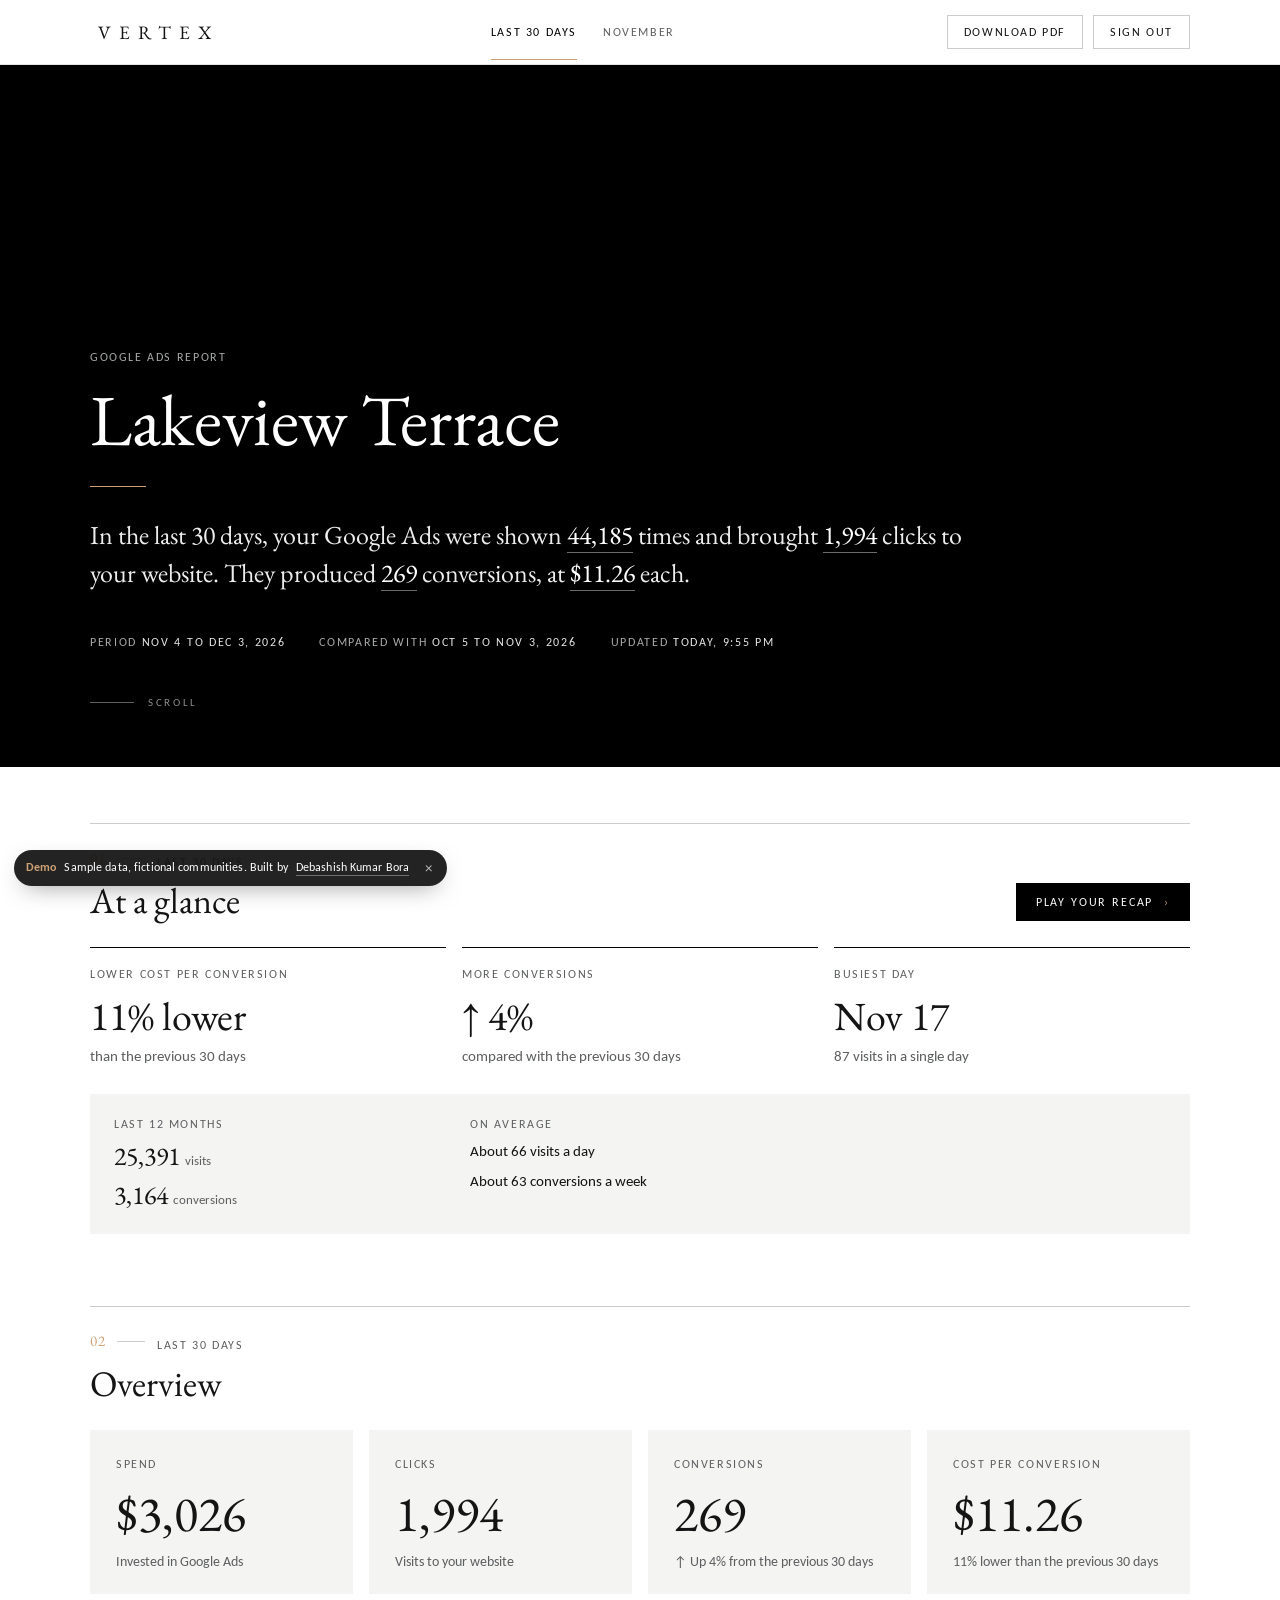
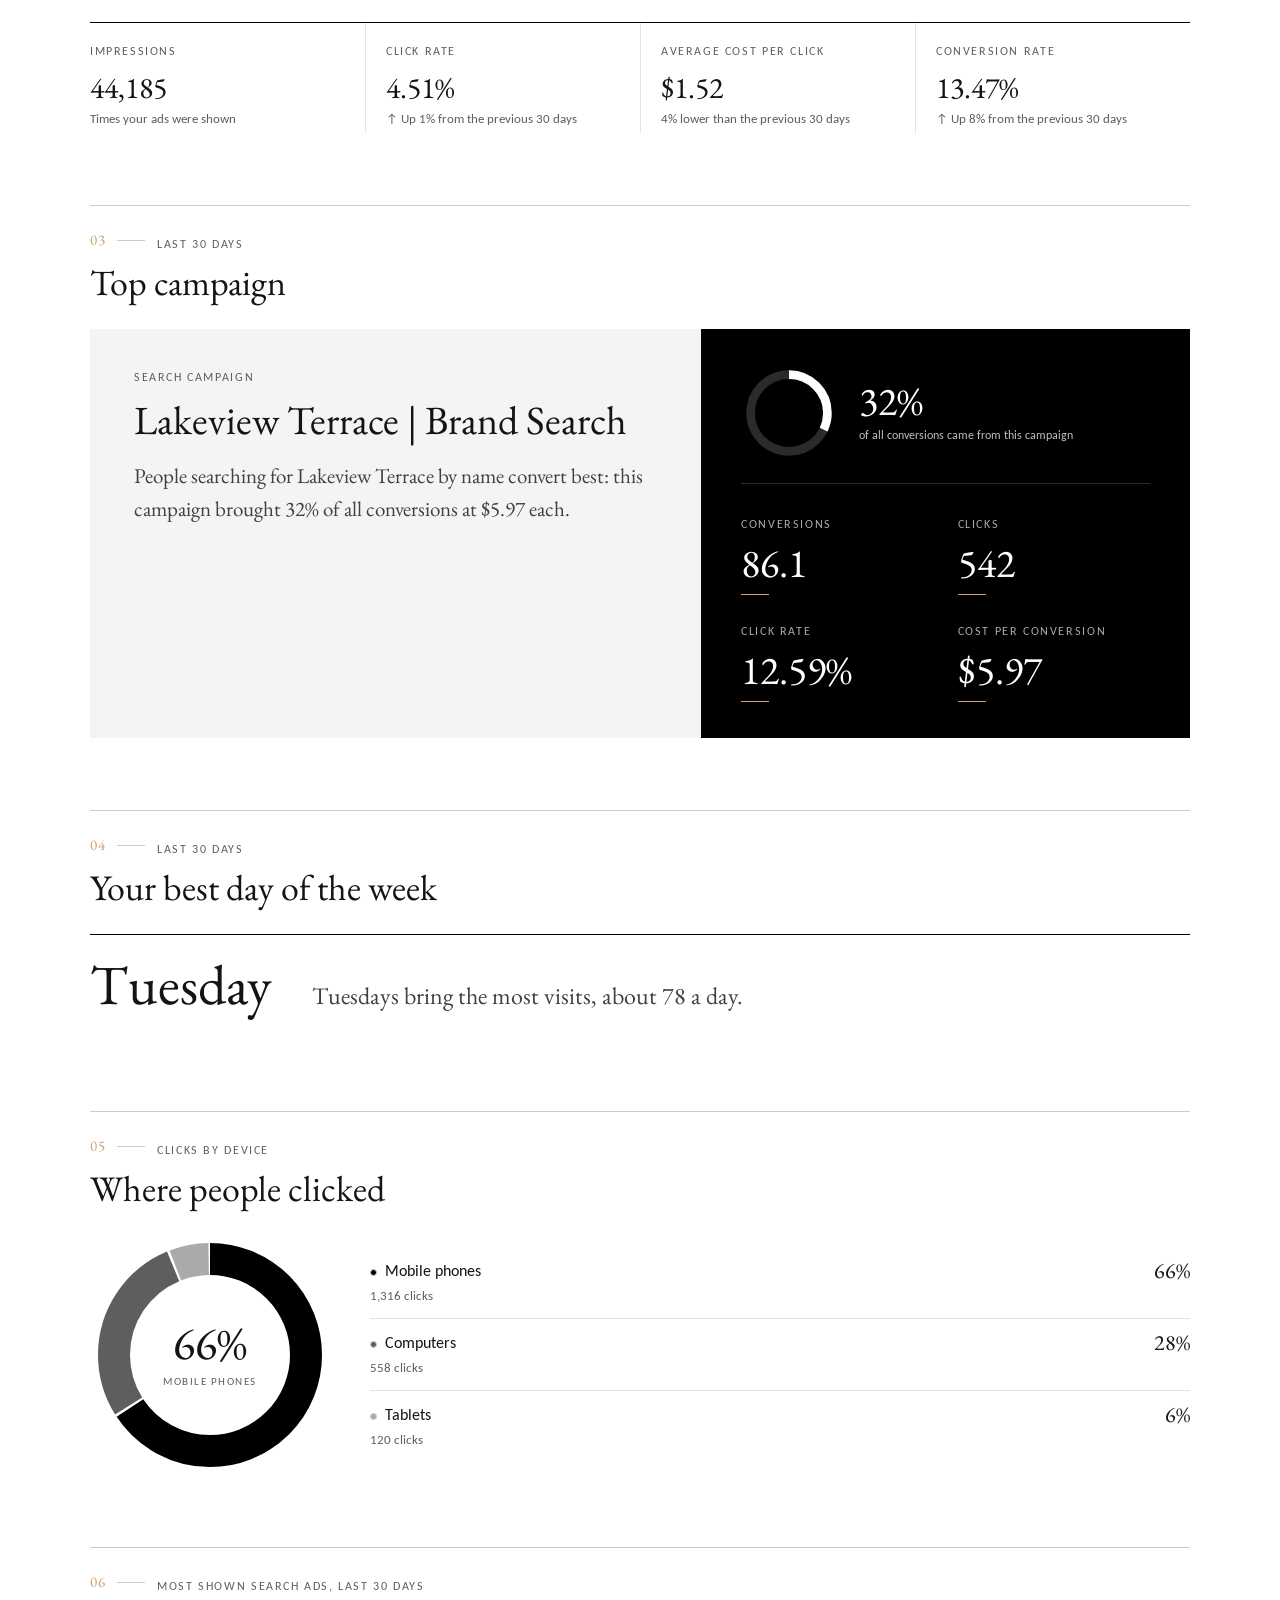
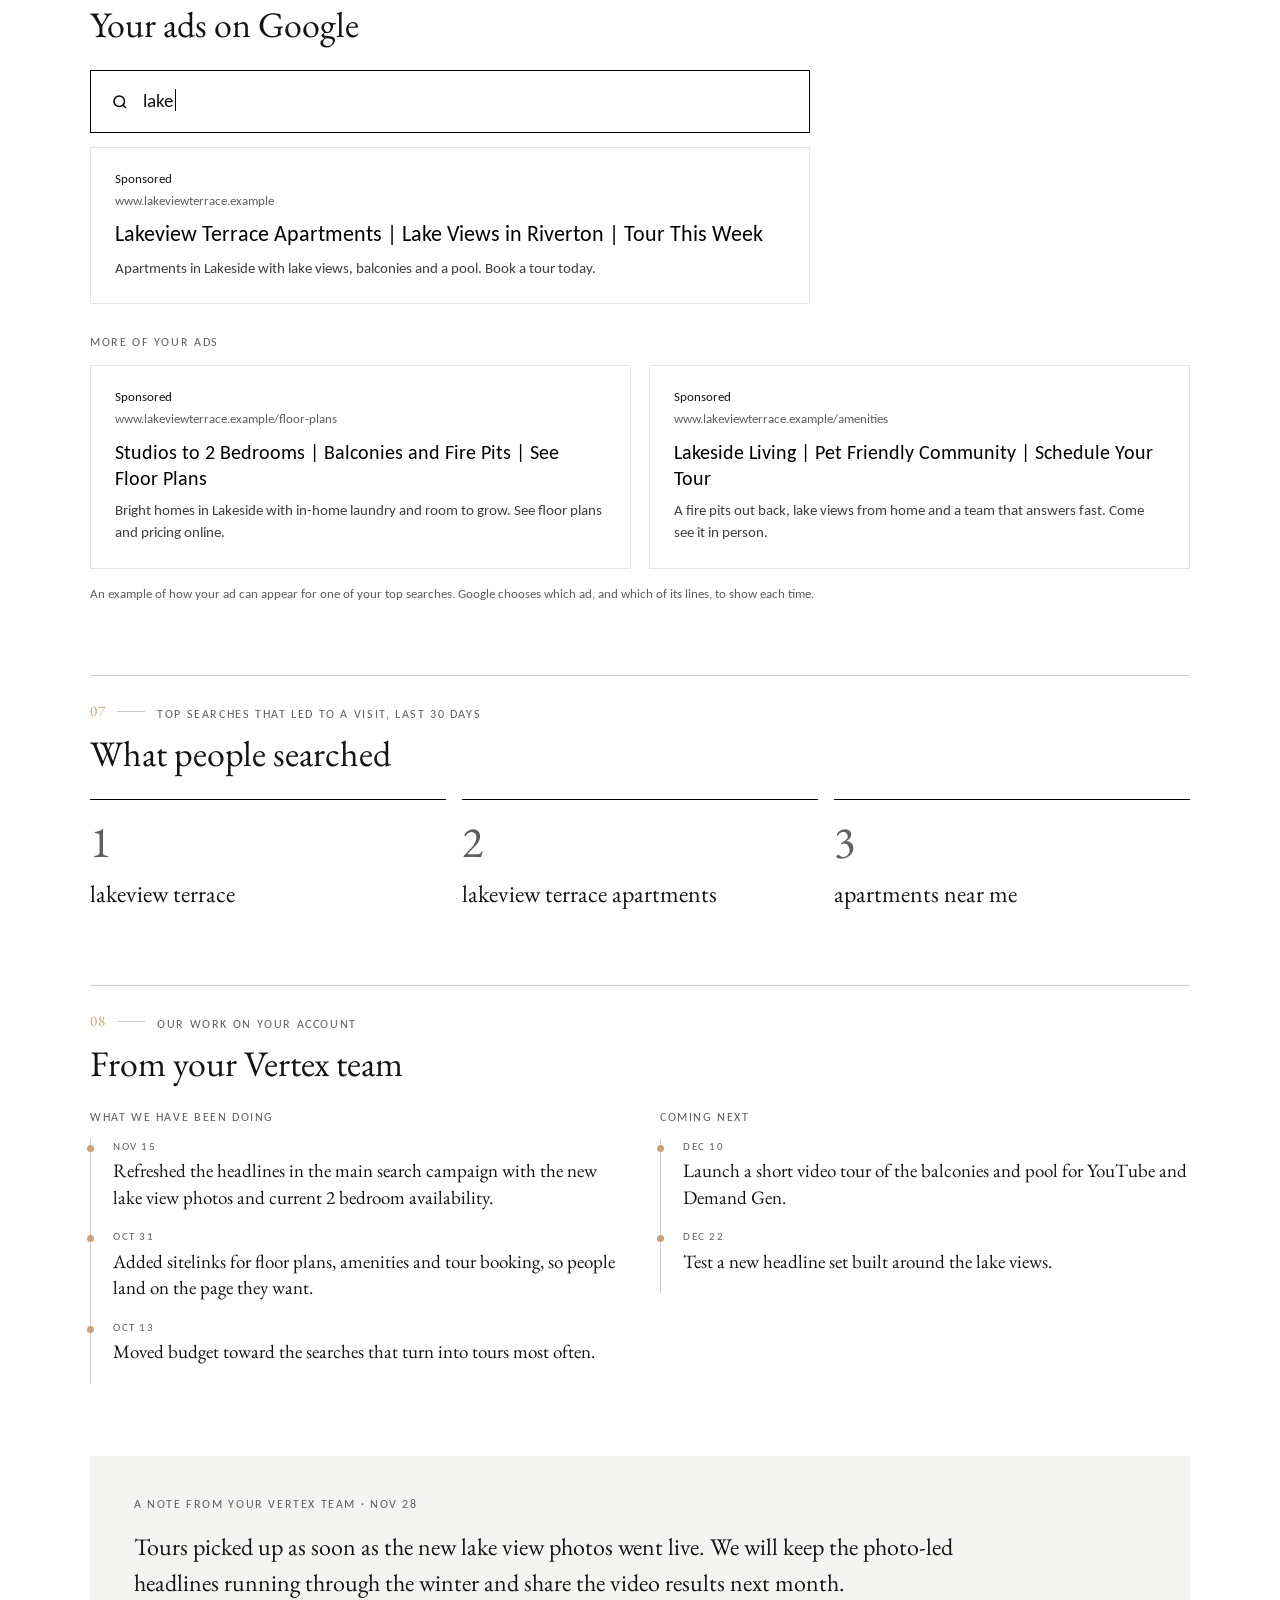
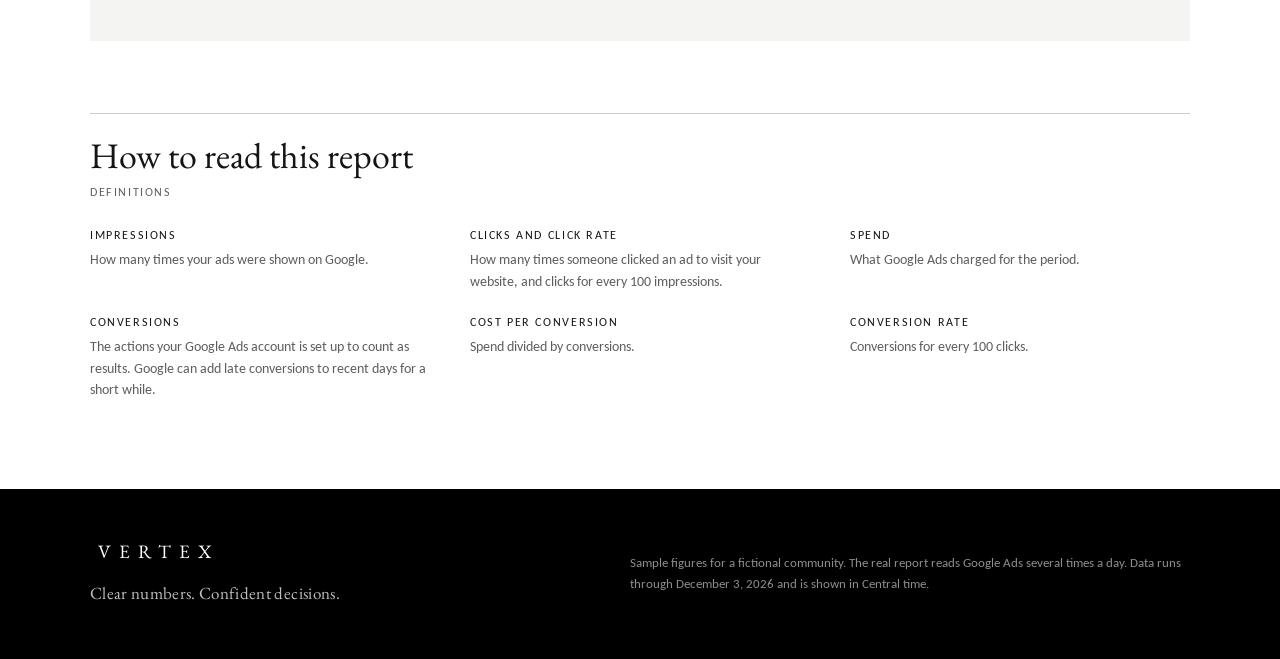
<file: demos/client-reports/index.html>
<!DOCTYPE html>
<html lang="en">
<head>
<script src="../kit/mobile.js"></script>
<meta charset="utf-8">
<base target="_top">
<meta name="viewport" content="width=device-width, initial-scale=1">
<title>Client Reports | Vertex demo</title>
<style>
:root{
  --black:#000000; --white:#FFFFFF; --gray:#A8AAAB; --gold:#CDA176;
  --ink:#141414; --ink2:#3E4041; --mute:#5C5E5F; --soft:#F4F4F3; --soft2:#ECECEA; --rule:#E4E4E2; --rule2:#CBCCCB;
  --serif:"Adobe Garamond Pro","EB Garamond",Garamond,Georgia,"Times New Roman",serif;
  --sans:Calibri,Carlito,"Segoe UI","Helvetica Neue",Arial,sans-serif;
}
*{box-sizing:border-box;margin:0;padding:0}
html,body{background:var(--white);color:var(--ink);font-family:var(--sans);font-size:16px;line-height:1.5;-webkit-font-smoothing:antialiased;font-weight:400}
b,strong,h1,h2,h3,h4,th{font-weight:400}
button,input,select,textarea{font-family:inherit;font-size:inherit;color:inherit}
button{cursor:pointer}
a{color:inherit}
.num{font-variant-numeric:tabular-nums lining-nums}
.caps{font-family:var(--sans);text-transform:uppercase;letter-spacing:.14em;font-size:11.5px;color:var(--mute)}
.serif{font-family:var(--serif)}
.wrap{max-width:1180px;margin:0 auto;padding:0 40px}
.hide{display:none !important}

/* ---------- wordmark ---------- */
.wm{font-family:var(--serif);letter-spacing:.42em;font-size:19px;line-height:1;padding-left:.42em;display:inline-block}
.wm img{height:26px;display:block}

/* ---------- sign in (cover) ---------- */
.gate{min-height:100vh;background:var(--black);color:var(--white);display:flex;flex-direction:column}
.gate-top{padding:34px 48px}
.gate-mid{flex:1;display:flex;align-items:center;justify-content:center;padding:24px}
.gate-card{width:100%;max-width:460px;text-align:center}
.gate-card .eyebrow{color:var(--gray)}
.gate-card h1{font-family:var(--serif);font-size:48px;line-height:1.1;margin:18px 0 0}
.goldrule{width:56px;height:1px;background:var(--gold);margin:26px auto}
.gate-card p{color:#C9CACA;font-size:15.5px;margin-bottom:34px}
.gate-in{width:100%;background:transparent;border:0;border-bottom:1px solid #5E5F60;color:var(--white);font-size:22px;letter-spacing:.18em;text-align:center;padding:12px 6px;outline:none;font-family:var(--sans);text-transform:uppercase}
.gate-in::placeholder{color:#6F7071;letter-spacing:.12em;text-transform:none}
.gate-in:focus{border-bottom-color:var(--white)}
.gate-btn{margin-top:30px;background:var(--white);color:var(--black);border:1px solid var(--white);padding:14px 34px;font-size:12.5px;text-transform:uppercase;letter-spacing:.18em;min-width:220px}
.gate-btn:hover{background:transparent;color:var(--white)}
.gate-btn:disabled{opacity:.6}
.gate-err{min-height:24px;margin-top:20px;color:#E9E9E9;font-size:14.5px}
.gate-foot{padding:30px 48px;display:flex;justify-content:space-between;align-items:center;gap:20px;flex-wrap:wrap;color:#8C8D8E;font-size:13px}
.tagline{font-family:var(--serif);font-size:17px;color:#BDBEBE;letter-spacing:.02em}

/* ---------- report: top bar ---------- */
.top{position:sticky;top:0;z-index:20;background:var(--white);border-bottom:1px solid var(--rule)}
.top .wrap{display:flex;align-items:center;gap:28px;min-height:64px}
.tabs{display:flex;gap:26px;flex:1;justify-content:center;overflow-x:auto;scrollbar-width:none}
.tabs::-webkit-scrollbar{display:none}
.tabs button{background:none;border:0;border-bottom:1px solid transparent;padding:21px 0 20px;text-transform:uppercase;letter-spacing:.14em;font-size:11.5px;color:var(--mute);white-space:nowrap}
.tabs button.on{color:var(--black);border-bottom-color:var(--gold)}
.tabs button:hover{color:var(--black)}
.acts{display:flex;gap:10px}
.tbtn{background:none;border:1px solid var(--rule2);padding:9px 16px;font-size:11.5px;text-transform:uppercase;letter-spacing:.14em;color:var(--ink)}
.tbtn:hover{border-color:var(--black)}

/* ---------- report: cover ---------- */
.hero{background:var(--black);color:var(--white)}
.hero .wrap{padding-top:76px;padding-bottom:64px}
.hero .eyebrow{color:var(--gray)}
.hero h1{font-family:var(--serif);font-size:72px;line-height:1.02;margin-top:16px;letter-spacing:-.005em}
.hero .goldrule{margin:30px 0}
.lede{font-family:var(--serif);font-size:26px;line-height:1.45;color:#EDEDED;max-width:920px}
.lede .n{color:var(--white);border-bottom:1px solid #6A6B6C}
.hero-meta{display:flex;gap:10px 34px;flex-wrap:wrap;margin-top:40px;color:var(--gray);font-size:12px;text-transform:uppercase;letter-spacing:.14em}
.hero-meta span b{color:#E6E6E6;font-weight:400}
.notice{background:var(--soft);border-bottom:1px solid var(--rule)}
.notice .wrap{padding-top:14px;padding-bottom:14px;font-size:14px;color:var(--mute)}

/* ---------- report: headline numbers ---------- */
.kpis{display:grid;grid-template-columns:repeat(4,1fr);gap:16px;margin-top:48px}
.kpi{background:var(--soft);padding:26px 26px 22px;min-width:0;display:flex;flex-direction:column}
.kpi .v{font-family:var(--serif);font-size:50px;line-height:1.05;margin:14px 0 12px;white-space:nowrap;overflow:hidden;text-overflow:clip}
.kpi .d{font-size:13.5px;color:var(--mute)}
.stats{display:grid;grid-template-columns:repeat(4,1fr);margin-top:28px;border-top:1px solid var(--black)}
.stat{padding:20px 20px 4px 0;min-width:0}
.stat+.stat{padding-left:20px;border-left:1px solid var(--rule)}
.stat .v{font-family:var(--serif);font-size:30px;line-height:1.1;margin-top:10px;white-space:nowrap;overflow:hidden;text-overflow:clip}
.stat .d{font-size:12.5px;color:var(--mute);margin-top:6px}

/* ---------- report: sections ---------- */
.sec{padding-top:72px}
.sec-h{display:flex;align-items:flex-end;justify-content:space-between;gap:20px;border-top:1px solid var(--rule2);padding-top:22px;margin-bottom:26px;flex-wrap:wrap}
.sec-h h2{font-family:var(--serif);font-size:36px;line-height:1.1}
.sec-h .caps{margin-top:8px}
.seg{display:flex;gap:0;border:1px solid var(--rule2)}
.seg button{background:none;border:0;padding:8px 14px;font-size:11px;text-transform:uppercase;letter-spacing:.14em;color:var(--mute)}
.seg button+button{border-left:1px solid var(--rule2)}
.seg button.on{background:var(--black);color:var(--white)}
.chart{position:relative}
.chart svg{display:block;width:100%;height:280px;overflow:visible}
.axis{display:flex;justify-content:space-between;margin-top:10px;font-size:12px;color:var(--mute)}
.ymax{position:absolute;top:-4px;left:0;font-size:12px;color:var(--mute);background:var(--white);padding-right:8px}
.legend{display:flex;gap:22px;flex-wrap:wrap;font-size:12.5px;color:var(--mute);margin-top:14px}
.legend i{display:inline-block;width:18px;height:0;border-top:2px solid var(--black);vertical-align:middle;margin-right:8px}
.legend i.prev{border-top:2px dashed var(--gray)}
.legend i.peak{border-top:1px solid var(--gold);width:12px}
.two{display:grid;grid-template-columns:1fr 1fr;gap:56px}
.bars .row{display:grid;grid-template-columns:minmax(0,1fr) auto;gap:6px 16px;padding:12px 0;border-bottom:1px solid var(--rule)}
.bars .row:last-child{border-bottom:0}
.bars .nm{font-size:15.5px}
.bars .vl{font-family:var(--serif);font-size:22px;text-align:right;line-height:1.1}
.bars .tr{grid-column:1/-1;height:4px;background:var(--soft2)}
.bars .tr i{display:block;height:100%;background:var(--black)}
.bars .sub{grid-column:1/-1;font-size:12.5px;color:var(--mute);margin-top:-2px}
.tblw{overflow-x:auto;-webkit-overflow-scrolling:touch}
.tbl{width:100%;border-collapse:collapse;min-width:640px}
.tbl th{text-align:left;font-size:11px;text-transform:uppercase;letter-spacing:.14em;color:var(--mute);padding:0 12px 12px 0;border-bottom:1px solid var(--black);white-space:nowrap}
.tbl td{padding:15px 12px 15px 0;border-bottom:1px solid var(--rule);font-size:15px;vertical-align:top}
.tbl .r{text-align:right}
.tbl td.r{font-variant-numeric:tabular-nums}
.tbl .t{font-size:12.5px;color:var(--mute);margin-top:2px}
.tbl tfoot td{border-bottom:0;border-top:1px solid var(--black);padding-top:14px}
.ads{display:grid;grid-template-columns:1fr 1fr;gap:18px}
.ad{border:1px solid var(--rule);padding:22px 24px 24px;background:var(--white)}
.ad .sp{font-size:12.5px;color:var(--ink)}
.ad .url{font-size:13px;color:var(--mute);margin:2px 0 10px;word-break:break-all}
.ad .hl{font-size:20px;line-height:1.3;color:var(--black)}
.ad .ds{font-size:14.5px;color:var(--ink2);margin-top:8px;line-height:1.55}
.cap{font-size:12.5px;color:var(--mute);margin-top:16px}
.terms{display:grid;grid-template-columns:1fr 1fr;gap:0 56px}
.term{display:grid;grid-template-columns:28px minmax(0,1fr) auto;gap:14px;align-items:baseline;padding:13px 0;border-bottom:1px solid var(--rule)}
.term .ix{font-family:var(--serif);color:var(--gray);font-size:18px}
.term .tx{font-size:15.5px;overflow-wrap:anywhere}
.term .vv{font-size:13px;color:var(--mute);white-space:nowrap;text-align:right}
.stack{display:flex;height:16px;background:var(--soft2);margin:6px 0 22px}
.stack i{display:block;height:100%}
.months{display:flex;align-items:flex-end;gap:10px;height:230px;border-bottom:1px solid var(--black);padding-top:28px}
.mo{flex:1;display:flex;flex-direction:column;justify-content:flex-end;align-items:center;height:100%;min-width:0;position:relative}
.mo .b{width:100%;max-width:54px;background:var(--gray)}
.mo.cur .b{background:var(--black)}
.mo.part .b{background:repeating-linear-gradient(135deg,var(--gray) 0 2px,var(--soft2) 2px 6px)}
.mo .lv{font-size:11.5px;color:var(--mute);margin-bottom:6px;white-space:nowrap}
.molab{display:flex;gap:10px;margin-top:10px}
.molab span{flex:1;text-align:center;font-size:11.5px;color:var(--mute);min-width:0;white-space:nowrap;overflow:hidden}
.note{background:var(--soft);padding:40px 44px}
.note .q{font-family:var(--serif);font-size:24px;line-height:1.5;white-space:pre-wrap;max-width:880px}
.note .by{margin-top:22px}
.empty{padding:28px 0;color:var(--mute);font-size:15px}
.gloss{display:grid;grid-template-columns:repeat(3,1fr);gap:22px 40px;margin-top:6px}
.gloss div{font-size:14px;color:var(--mute);line-height:1.55}
.gloss div span{display:block;color:var(--ink);font-size:11.5px;text-transform:uppercase;letter-spacing:.14em;margin-bottom:4px}
.foot{background:var(--black);color:var(--white);margin-top:88px}
.foot .wrap{padding-top:52px;padding-bottom:52px;display:flex;justify-content:space-between;align-items:center;gap:24px;flex-wrap:wrap}
.foot .small{color:#8C8D8E;font-size:13px;max-width:560px;line-height:1.6}
.loading{min-height:100vh;background:var(--black);color:var(--gray);display:flex;align-items:center;justify-content:center;flex-direction:column;gap:22px;text-align:center;padding:24px}
.loading .tagline{font-size:22px}
.preview-bar{background:var(--gold);color:var(--black)}
.preview-bar .wrap{display:flex;justify-content:space-between;align-items:center;gap:16px;padding-top:10px;padding-bottom:10px;font-size:14px;flex-wrap:wrap}
.preview-bar button{background:var(--black);color:var(--white);border:0;padding:8px 16px;font-size:11.5px;text-transform:uppercase;letter-spacing:.14em}

/* ---------- top campaign and searches ---------- */
.tc{display:grid;grid-template-columns:minmax(0,1.25fr) minmax(0,1fr);gap:0;background:var(--soft)}
.tc-l{padding:40px 44px}
.tc-n{font-family:var(--serif);font-size:40px;line-height:1.1;margin:12px 0 18px;overflow-wrap:anywhere}
.tc-t{font-family:var(--serif);font-size:21px;line-height:1.55;color:var(--ink2);max-width:620px}
.tc-r{background:var(--black);color:var(--white);padding:36px 40px;display:grid;grid-template-columns:1fr 1fr;gap:28px 24px;align-content:center}
.tc-r .caps{color:var(--gray)}
.tc-r .v{font-family:var(--serif);font-size:40px;line-height:1.05;margin-top:8px;white-space:nowrap;overflow:hidden;text-overflow:clip}
.tc-r > div{min-width:0}
.tc-r .d{font-size:12.5px;color:#BDBEBE;margin-top:6px}
.tc-r .gr{width:28px;height:1px;background:var(--gold);margin-top:10px}
.s3{display:grid;grid-template-columns:repeat(3,1fr);gap:16px}
.s3 div{border-top:1px solid var(--black);padding:20px 0 4px}
.s3 .ix{display:block;font-family:var(--serif);font-size:44px;line-height:1;color:var(--mute)}
.s3 .tx{display:block;font-family:var(--serif);font-size:24px;line-height:1.3;margin-top:14px;overflow-wrap:anywhere}

@media (max-width:1000px){
  .tc{grid-template-columns:1fr}
  .tc-r{grid-template-columns:repeat(4,1fr)}
}
/* ---------- phone parts, hidden on larger screens ---------- */
.mbar{display:none}
.swipe-hint{display:none}
.sheet{position:fixed;inset:0;z-index:70;background:rgba(0,0,0,.5);display:flex;align-items:flex-end}
.sheet-in{background:var(--white);width:100%;padding:10px 0 calc(18px + env(safe-area-inset-bottom));max-height:80vh;overflow-y:auto}
.sheet-in .grab{width:40px;height:4px;background:var(--rule2);margin:6px auto 14px}
.sheet-in .caps{padding:0 24px 8px}
.sheet-in button{display:flex;justify-content:space-between;align-items:center;width:100%;background:none;border:0;border-top:1px solid var(--rule);padding:18px 24px;font-size:17px;text-align:left}
.sheet-in button.on{font-family:var(--serif);font-size:20px}
.sheet-in button .ck{width:8px;height:8px;border-radius:50%;background:var(--gold)}

/* =================== v4 experience: motion, interaction, chapters =================== */
/* motion: quick ease-out, transform and opacity only, and none for people who ask for less */
.rv{opacity:0;transform:translateY(18px);transition:opacity .55s cubic-bezier(.2,.7,.2,1),transform .55s cubic-bezier(.2,.7,.2,1)}
.rv.is-in{opacity:1;transform:none}
.draw{clip-path:inset(0 100% 0 0);transition:clip-path 1.1s cubic-bezier(.3,.7,.2,1)}
.is-in .draw,.draw.is-in{clip-path:inset(0 0 0 0)}
.top{background:rgba(255,255,255,.92);-webkit-backdrop-filter:saturate(1.2) blur(10px);backdrop-filter:saturate(1.2) blur(10px)}
.tabs{position:relative}
.tabs button.on{border-bottom-color:transparent}
.tabs .ind{position:absolute;bottom:0;height:1px;background:var(--gold);transition:left .35s cubic-bezier(.3,.7,.2,1),width .35s cubic-bezier(.3,.7,.2,1);pointer-events:none}
.swap{animation:swapin .32s ease-out}
@keyframes swapin{from{opacity:.25}to{opacity:1}}

/* the cover as a stage */
.hero .wrap{min-height:min(78vh,760px);display:flex;flex-direction:column;justify-content:flex-end;padding-top:96px;padding-bottom:56px}
.hero h1 .w{display:inline-block;opacity:0;transform:translateY(.35em);animation:wordup .8s cubic-bezier(.2,.7,.2,1) forwards}
@keyframes wordup{to{opacity:1;transform:none}}
.hero .goldrule{transform-origin:left;transform:scaleX(0);animation:rule .9s .35s cubic-bezier(.3,.7,.2,1) forwards}
@keyframes rule{to{transform:scaleX(1)}}
.hero .lede,.hero .hero-meta{opacity:0;animation:fadein .8s .55s ease-out forwards}
.hero .hero-meta{animation-delay:.75s}
@keyframes fadein{to{opacity:1}}
.cue{display:flex;align-items:center;gap:14px;margin-top:44px;color:#8C8D8E;font-size:11px;letter-spacing:.24em;text-transform:uppercase}
.cue i{display:block;width:44px;height:1px;background:#5E5F60;position:relative;overflow:hidden}
.cue i:after{content:'';position:absolute;left:0;top:0;height:1px;width:100%;background:var(--gold);transform:translateX(-100%);animation:cue 2.4s 1.2s ease-in-out 2}
@keyframes cue{to{transform:translateX(100%)}}

/* chapters */
.sec-h .ix{display:flex;align-items:center;gap:12px;margin-bottom:10px}
.sec-h .ix b{font-family:var(--serif);font-size:15px;color:var(--gold);letter-spacing:.04em;font-weight:400}
.sec-h .ix i{display:block;width:28px;height:1px;background:var(--rule2)}

/* cards with a quiet hover */
.kpi{position:relative;transition:background .2s ease-out}
.kpi:hover{background:var(--soft2)}
.kpi .sp{display:block;width:100%;height:34px;margin-top:auto;padding-top:14px;overflow:visible}

/* tooltips and crosshair */
.chart{position:relative;touch-action:pan-y;cursor:crosshair;outline:none}
.chart:focus-visible{box-shadow:inset 0 0 0 1px var(--black)}
.xh{position:absolute;top:0;bottom:0;width:1px;background:var(--black);opacity:0;pointer-events:none;transition:opacity .15s}
.dotp{position:absolute;width:11px;height:11px;margin:-5.5px 0 0 -5.5px;border-radius:50%;background:var(--white);border:2px solid var(--black);opacity:0;pointer-events:none;transition:opacity .15s}
.dotp.pv{border-color:var(--gray)}
.tip{position:absolute;z-index:5;pointer-events:none;background:var(--black);color:var(--white);padding:10px 14px 11px;min-width:150px;opacity:0;transform:translateY(4px);transition:opacity .15s,transform .15s;white-space:nowrap}
.tip .tl{font-size:10.5px;letter-spacing:.16em;text-transform:uppercase;color:var(--gray)}
.tip .tv{font-family:var(--serif);font-size:26px;line-height:1.15;margin-top:4px}
.tip .tp{font-size:12px;color:#BDBEBE;margin-top:4px}
.on-hover .xh,.on-hover .dotp,.on-hover .tip{opacity:1}
.on-hover .tip{transform:none}
.area{fill:var(--soft)}

/* donuts */
.dn{display:grid;grid-template-columns:240px minmax(0,1fr);gap:40px;align-items:center}
.dn-c{position:relative;width:240px;height:240px}
.dn-c svg{width:100%;height:100%;transform:rotate(-90deg);overflow:visible}
.dn-c circle.sg{fill:none;stroke-width:16;transition:stroke-dasharray 1.1s cubic-bezier(.3,.7,.2,1),stroke-width .2s ease-out,opacity .2s;cursor:pointer}
.dn-c circle.sg.hi{stroke-width:22}
.dn-c.dim circle.sg:not(.hi){opacity:.35}
.dn-m{position:absolute;inset:0;display:flex;flex-direction:column;align-items:center;justify-content:center;text-align:center;pointer-events:none;padding:0 46px}
.dn-m .v{font-family:var(--serif);font-size:46px;line-height:1}
.dn-m .l{font-size:11px;letter-spacing:.14em;text-transform:uppercase;color:var(--mute);margin-top:8px;line-height:1.4}
.lg .row{cursor:pointer;transition:opacity .2s}
.lg.dim .row:not(.hi){opacity:.4}
.ring{display:flex;align-items:center;gap:22px;grid-column:1/-1;padding-bottom:22px;border-bottom:1px solid #2A2B2C;margin-bottom:4px}
.ring svg{width:96px;height:96px;transform:rotate(-90deg);flex:0 0 96px}
.ring circle{fill:none;stroke-width:9}
.ring .rv2{transition:stroke-dasharray 1.2s .2s cubic-bezier(.3,.7,.2,1)}
.ring .rt{font-family:var(--serif);font-size:40px;line-height:1}
.ring .rl{font-size:12px;color:#BDBEBE;margin-top:6px;max-width:220px;line-height:1.45}

/* month bars that grow, with values on hover */
.mo .b{transform-origin:bottom;transform:scaleY(0);transition:transform .8s cubic-bezier(.3,.7,.2,1),background .15s}
.is-in .mo .b{transform:scaleY(1)}
.mo:hover .b{background:var(--black)}
.mo.part:hover .b{background:repeating-linear-gradient(135deg,var(--black) 0 2px,var(--soft2) 2px 6px)}
.mo .lv{opacity:.85;transition:opacity .15s}
.months:hover .mo .lv{opacity:.35}
.months:hover .mo:hover .lv{opacity:1;color:var(--black)}

/* a search, typed out, with the ad beneath it */
.srch{border:1px solid var(--black);display:flex;align-items:center;gap:14px;padding:16px 20px;max-width:720px;background:var(--white)}
.srch svg{width:18px;height:18px;flex:0 0 18px;stroke:var(--black);fill:none;stroke-width:2}
.srch .q{font-size:19px;min-height:28px;white-space:nowrap;overflow:hidden;text-overflow:ellipsis}
.srch .k{display:inline-block;width:1px;height:22px;background:var(--black);vertical-align:-4px;margin-left:2px}
.first-ad{max-width:720px;margin:14px 0 30px}
.first-ad .hl{font-size:22px}
.more-ads .caps{margin:6px 0 14px}

/* sign in */
.gate-card form{display:block}
.gf{display:block;text-align:left;margin-top:22px;opacity:0;transform:translateY(10px);animation:wordup .6s cubic-bezier(.2,.7,.2,1) forwards}
.gf:nth-of-type(2){animation-delay:.08s}.gf:nth-of-type(3){animation-delay:.16s}
.gf span{display:block;font-size:10.5px;letter-spacing:.2em;text-transform:uppercase;color:#8C8D8E;margin-bottom:6px}
.gf .gate-in{text-align:left;font-size:19px;letter-spacing:.04em;text-transform:none;padding:10px 2px}
.gf .gate-in.pw{letter-spacing:.16em;text-transform:uppercase}
.gf .gate-in.bad{border-bottom-color:var(--gold)}
.gate-note{font-size:12.5px;color:#7D7E7F;margin-top:18px;line-height:1.55}

/* loading */
.bar{width:180px;height:1px;background:#2A2B2C;position:relative;overflow:hidden}
.bar i{position:absolute;top:0;left:0;height:1px;width:40%;background:var(--gold);animation:load 1.3s ease-in-out infinite}
@keyframes load{from{transform:translateX(-100%)}to{transform:translateX(260%)}}

@media (prefers-reduced-motion: reduce){
  .rv,.rv.is-in{opacity:1;transform:none;transition:none}
  .draw{clip-path:none;transition:none}
  .hero h1 .w,.hero .goldrule,.hero .lede,.hero .hero-meta,.gf{animation:none;opacity:1;transform:none}
  .mo .b,.is-in .mo .b{transform:none;transition:none}
  .dn-c circle.sg,.ring .rv2,.tabs .ind{transition:none}
  .cue i:after,.bar i,.swap{animation:none}
}

/* ---------- admin ---------- */
.adm .top .wrap{justify-content:space-between}
.adm h1{font-family:var(--serif);font-size:44px;line-height:1.1;margin:44px 0 6px}
.adm .lead{color:var(--mute);max-width:760px}
.strip{display:grid;grid-template-columns:repeat(4,1fr);gap:14px;margin-top:30px}
.strip .kpi .v{font-size:24px;margin:10px 0 6px;white-space:normal;line-height:1.25;overflow-wrap:anywhere}
.card{border:1px solid var(--rule);padding:26px 28px;margin-top:22px;background:var(--white)}
.card-h{display:flex;justify-content:space-between;align-items:flex-start;gap:16px;flex-wrap:wrap;margin-bottom:16px}
.card-h h3{font-family:var(--serif);font-size:26px;line-height:1.15}
.card-h p{color:var(--mute);font-size:14px;margin-top:4px;max-width:640px}
.btn{background:var(--white);border:1px solid var(--black);color:var(--black);padding:9px 16px;font-size:11.5px;text-transform:uppercase;letter-spacing:.14em;white-space:nowrap}
.btn:hover{background:var(--black);color:var(--white)}
.btn.dark{background:var(--black);color:var(--white)}
.btn.dark:hover{background:var(--white);color:var(--black)}
.btn.quiet{border-color:var(--rule2)}
.btn:disabled{opacity:.5;cursor:default}
.btns{display:flex;gap:8px;flex-wrap:wrap}
.f{display:grid;grid-template-columns:repeat(auto-fit,minmax(240px,1fr));gap:14px 18px}
.f label{display:block;font-size:11.5px;text-transform:uppercase;letter-spacing:.12em;color:var(--mute);margin-bottom:6px}
.f input,.f select,.f textarea,.in{width:100%;border:1px solid var(--rule2);background:var(--white);padding:10px 12px;font-size:15px;outline:none;border-radius:0}
.f input:focus,.f textarea:focus,.in:focus{border-color:var(--black)}
.hint{font-size:12.5px;color:var(--mute);margin-top:6px;line-height:1.5}
.atbl{width:100%;border-collapse:collapse}
.atbl th{text-align:left;font-size:11px;text-transform:uppercase;letter-spacing:.12em;color:var(--mute);padding:10px 12px 10px 0;border-bottom:1px solid var(--black);white-space:nowrap}
.atbl td{padding:14px 12px 14px 0;border-bottom:1px solid var(--rule);vertical-align:top;font-size:14.5px}
.atbl .t{font-size:12.5px;color:var(--mute);margin-top:3px}
.dot{display:inline-block;width:7px;height:7px;border-radius:50%;background:var(--black);margin-right:8px;vertical-align:middle}
.dot.off{background:var(--gray)}
.dot.warn{background:var(--gold)}
.mask{position:fixed;inset:0;background:rgba(0,0,0,.55);z-index:60;display:flex;align-items:flex-start;justify-content:center;overflow-y:auto;padding:48px 18px}
.dlg{background:var(--white);width:100%;max-width:640px;padding:34px 36px}
.dlg h3{font-family:var(--serif);font-size:30px;line-height:1.15}
.dlg .pw{font-family:var(--serif);font-size:40px;letter-spacing:.06em;margin:22px 0 8px;white-space:nowrap;overflow:hidden}
.checks{display:grid;grid-template-columns:1fr 1fr;gap:6px 18px;max-height:240px;overflow-y:auto;border:1px solid var(--rule);padding:12px 14px}
.checks label{display:flex;gap:10px;align-items:flex-start;font-size:14.5px;text-transform:none;letter-spacing:0;color:var(--ink);margin:0;cursor:pointer}
.checks label .t{color:var(--mute);font-size:12px}
.tog{display:grid;grid-template-columns:1fr 1fr;gap:10px 18px}
.tog label{display:flex;gap:10px;align-items:flex-start;text-transform:none;letter-spacing:0;font-size:14.5px;color:var(--ink);margin:0;cursor:pointer}
.tog label .t{display:block;color:var(--mute);font-size:12.5px}
input[type=checkbox]{width:16px;height:16px;accent-color:var(--black);margin-top:3px;flex:0 0 auto}
.toast{position:fixed;left:50%;bottom:28px;transform:translate(-50%,120px);background:var(--black);color:var(--white);padding:13px 22px;font-size:14.5px;z-index:80;transition:transform .25s;max-width:90vw;visibility:hidden}
.toast.on{transform:translate(-50%,0);visibility:visible}
.err{color:var(--black);background:var(--soft);border-left:2px solid var(--gold);padding:10px 14px;font-size:14px;margin-top:12px}

/* admin: needs a note, timeline editor */
.flag{margin-top:6px;font-size:12.5px;line-height:1.45;padding:6px 10px;background:var(--soft);border-left:2px solid var(--gold)}
.flag-in{display:inline-block;margin-top:6px;padding:4px 10px;background:var(--soft);border-left:2px solid var(--gold);color:var(--ink)}
.tlr{display:grid;grid-template-columns:150px minmax(0,1fr) auto auto;gap:8px;align-items:center;margin-bottom:8px}
.tlr .in{font-size:14px;padding:8px 10px}
.tln{display:flex;gap:6px;align-items:center;font-size:12.5px;white-space:nowrap;text-transform:none;letter-spacing:0;color:var(--ink)}
@media (max-width:760px){ .tlr{grid-template-columns:1fr 1fr} .tlr .in[type=text]{grid-column:1/-1;order:-1} }
/* ---------- small screens ---------- */
@media (max-width:900px){
  .wrap{padding:0 22px}
  .hero h1{font-size:46px}
  .lede{font-size:21px}
  .kpis{grid-template-columns:1fr 1fr;gap:12px}
  .kpi{padding:20px}
  .kpi .v{font-size:36px}
  .stats{grid-template-columns:1fr 1fr}
  .stat,.stat+.stat{padding:16px 12px 8px 0;border-left:0;border-bottom:1px solid var(--rule)}
  .two,.ads,.terms,.gloss,.strip{grid-template-columns:1fr;gap:28px}
  .terms{gap:0}
  .top .wrap{flex-wrap:wrap;gap:0 18px;padding-top:6px}
  .tabs{order:3;width:100%;flex:0 0 100%;justify-content:flex-start;gap:20px}
  .tabs button{padding:12px 0}
  .acts{margin-left:auto}
  .sec-h h2{font-size:30px}
  .months{gap:4px}
  .molab{gap:4px}
  .mo .lv{display:none}
  .gate-card h1{font-size:38px}
  .gate-top,.gate-foot{padding:24px}
  .checks,.tog{grid-template-columns:1fr}
  .dlg{padding:26px 22px}
  .adm h1{font-size:34px}
}
@media (max-width:520px){
  .tbtn{padding:8px 10px}
}

/* ---------- phone layout, last so it wins ---------- */
@media (max-width:760px){
  .top{display:none}
  .mbar{display:block;position:sticky;top:0;z-index:20;background:var(--white);border-bottom:1px solid var(--rule)}
  .mbar .row1{display:flex;justify-content:space-between;align-items:center;padding:14px 18px 10px}
  .mbar .menu{background:none;border:1px solid var(--rule2);padding:8px 14px;font-size:11.5px;text-transform:uppercase;letter-spacing:.14em;color:var(--ink)}
  .mbar .pick{display:flex;justify-content:space-between;align-items:center;width:calc(100% - 36px);margin:0 18px 12px;background:var(--black);color:var(--white);border:0;padding:13px 16px;font-size:12px;text-transform:uppercase;letter-spacing:.16em}
  .mbar .pick span:last-child{color:var(--gold);font-size:14px;letter-spacing:0}
  .hero .wrap{padding-top:40px;padding-bottom:36px}
  .hero h1{font-size:44px}
  .hero .goldrule{margin:22px 0}
  .lede{font-size:21px;line-height:1.5}
  .hero-meta{flex-direction:column;gap:8px;margin-top:26px}
  .kpis{grid-template-columns:1fr 1fr;gap:10px;margin-top:22px}
  .kpi{padding:18px 16px}
  .kpi .v{font-size:32px;margin:10px 0 8px}
  .kpi .d{font-size:12.5px}
  .stats{display:grid;grid-template-columns:1fr 1fr;gap:0 10px;border-top:0;margin-top:10px}
  .stat,.stat+.stat{border:0;border-top:1px solid var(--black);padding:14px 0 16px;min-width:0}
  .stat .v{font-size:26px}
  .mbar .menu{min-height:44px;min-width:76px}
  .mbar .pick{min-height:48px}
  .seg button{min-height:44px}
  .tc-r{grid-template-columns:1fr 1fr}
  .sec{padding-top:52px}
  .sec-h{padding-top:18px;margin-bottom:18px}
  .sec-h h2{font-size:30px}
  .seg{width:100%;overflow-x:auto;scrollbar-width:none}
  .seg button{flex:1 0 auto}
  .chart svg{height:210px}
  .tc{grid-template-columns:1fr}
  .tc-l{padding:28px 22px}
  .tc-n{font-size:32px}
  .tc-t{font-size:19px}
  .tc-r{padding:26px 22px;gap:22px 16px}
  .tc-r .v{font-size:32px}
  .s3{grid-template-columns:1fr;gap:0}
  .s3 div{display:flex;gap:18px;align-items:baseline;padding:16px 0}
  .s3 .ix{font-size:32px;flex:0 0 28px}
  .s3 .tx{font-size:22px;margin:0}
  .swipe-hint{display:block;font-size:12.5px;color:var(--mute);margin:-6px 0 4px}
  .mscroll{overflow-x:auto;margin:0 -22px;padding:0 22px;scrollbar-width:none}
  .mscroll::-webkit-scrollbar{display:none}
  .mscroll .months,.mscroll .molab{width:640px}
  .mscroll .mo .lv{display:block;font-size:10.5px}
  .gloss{grid-template-columns:1fr}
  .foot{margin-top:60px}
  .foot .wrap{padding-top:36px;padding-bottom:calc(36px + env(safe-area-inset-bottom))}
}

@media (max-width:760px){
  .btn{min-height:44px;padding:10px 16px}
  .adm .tblw{overflow:visible}
  .adm .atbl,.adm .atbl tbody,.adm .atbl tr,.adm .atbl td{display:block;width:100%}
  .adm .atbl thead{display:none}
  .adm .atbl tr{border-top:1px solid var(--black);padding:14px 0 6px}
  .adm .atbl td{border:0;padding:3px 0}
  .adm .atbl td[data-l]{display:grid;grid-template-columns:118px 1fr;gap:10px;align-items:baseline}
  .adm .atbl td[data-l]::before{content:attr(data-l);font-size:11px;text-transform:uppercase;letter-spacing:.12em;color:var(--mute)}
  .adm .atbl td:first-child{font-family:var(--serif);font-size:22px;line-height:1.25}
  .adm .atbl td:first-child .t{font-family:var(--sans)}
  .adm .atbl td .btns{justify-content:flex-start !important;margin-top:10px}
  .adm .atbl td .btns .btn{flex:1 1 calc(50% - 8px)}
  .adm #act .atbl td:first-child{font-family:var(--sans);font-size:13px;color:var(--mute)}
  .strip .kpi .v span{word-break:break-all}
  .dlg .btns .btn{flex:1 1 100%}
}
@media (max-width:359px){ .kpis{grid-template-columns:1fr} .kpi .v{font-size:40px} }
@media (max-width:760px){
  .hero .wrap{min-height:0;padding-top:44px;padding-bottom:36px}
  .cue{display:none}
  .dn{grid-template-columns:1fr;gap:24px}
  .dn-c{width:220px;height:220px;margin:0 auto}
  .ring svg{width:80px;height:80px;flex-basis:80px}
  .ring .rt{font-size:34px}
  .srch{padding:14px 16px}
  .srch .q{font-size:17px}
  .first-ad .hl{font-size:19px}
  .kpi .sp{height:28px}
  .tip{min-width:130px;padding:8px 12px}
  .tip .tv{font-size:22px}
}
/* =================== compact phone layout: normal mobile web density =================== */
@media (max-width:760px){
  html,body{font-size:14px;line-height:1.45}
  .wrap{padding:0 16px}
  .caps{font-size:10px;letter-spacing:.12em}
  /* bars */
  .mbar .row1{padding:8px 16px 6px}
  .mbar .wm{font-size:15px}
  .mbar .menu{min-height:40px;min-width:64px;padding:6px 10px;font-size:10px}
  .mbar .pick{width:calc(100% - 32px);margin:0 16px 8px;min-height:40px;padding:8px 12px;font-size:10.5px}
  .mbar .pick span:last-child{font-size:12px}
  .sheet-in button{padding:14px 20px;font-size:15px}
  .sheet-in button.on{font-size:17px}
  /* cover */
  .hero .wrap{padding-top:24px;padding-bottom:22px}
  .hero .eyebrow{font-size:9.5px}
  .hero h1{font-size:30px;margin-top:8px}
  .hero .goldrule{margin:14px 0;width:40px}
  .lede{font-size:16px;line-height:1.45}
  .hero-meta{gap:3px;margin-top:16px;font-size:9.5px}
  /* sections */
  .sec{padding-top:30px}
  .sec-h{padding-top:12px;margin-bottom:12px;gap:10px}
  .sec-h h2{font-size:21px}
  .sec-h .ix{margin-bottom:4px;gap:8px}
  .sec-h .ix b{font-size:12px}
  .sec-h .ix i{width:16px}
  /* overview: four cards and four numbers on one screen */
  .kpis{gap:8px}
  .kpi{padding:10px 12px}
  .kpi .v{font-size:24px;margin:5px 0 3px}
  .kpi .d{font-size:11px;line-height:1.35}
  .kpi .sp{height:20px;padding-top:6px}
  .stats{gap:0 8px;margin-top:6px}
  .stat,.stat+.stat{padding:8px 0 9px}
  .stat .v{font-size:19px;margin-top:3px}
  .stat .d{font-size:11px;margin-top:2px;line-height:1.35}
  /* top campaign */
  .tc-l{padding:14px 14px 16px}
  .tc-n{font-size:20px;margin:5px 0 8px}
  .tc-t{font-size:14px;line-height:1.5}
  .tc-r{padding:14px;gap:12px 10px}
  .tc-r .v{font-size:21px;margin-top:3px}
  .tc-r .d{font-size:11px;margin-top:2px}
  .ring{gap:12px;padding-bottom:12px}
  .ring svg{width:52px;height:52px;flex-basis:52px}
  .ring .rt{font-size:22px}
  .ring .rl{font-size:11px;margin-top:2px}
  /* daily chart */
  .chart svg{height:160px}
  .seg button{min-height:40px;padding:6px 8px;font-size:9.5px;letter-spacing:.1em}
  .axis,.legend{font-size:10.5px}
  .legend{gap:6px 14px;margin-top:8px}
  .ymax{font-size:10.5px}
  .tip{min-width:110px;padding:6px 9px}
  .tip .tl{font-size:9px}
  .tip .tv{font-size:18px;margin-top:2px}
  .tip .tp{font-size:10.5px}
  /* devices: donut beside its legend */
  .dn{grid-template-columns:118px minmax(0,1fr);gap:16px}
  .dn-c{width:118px;height:118px;margin:0}
  .dn-c circle.sg{stroke-width:18}
  .dn-c circle.sg.hi{stroke-width:22}
  .dn-m{padding:0 22px}
  .dn-m .v{font-size:22px}
  .dn-m .l{font-size:8.5px;margin-top:3px;letter-spacing:.08em}
  .bars .row{padding:6px 0;gap:2px 10px}
  .bars .nm{font-size:13px}
  .bars .vl{font-size:16px}
  .bars .sub{font-size:10.5px}
  /* ads: compact, two to a row */
  .srch{padding:9px 12px;gap:10px}
  .srch svg{width:14px;height:14px;flex-basis:14px}
  .srch .q{font-size:14px;min-height:20px}
  .srch .k{height:16px}
  .ad{padding:10px 11px 11px}
  .ad .sp{font-size:10px}
  .ad .url{font-size:10.5px;margin:1px 0 4px}
  .ad .hl{font-size:13.5px;line-height:1.3}
  .ad .ds{font-size:11.5px;margin-top:4px;line-height:1.4}
  .first-ad{margin:8px 0 16px}
  .first-ad .hl{font-size:15px}
  .more-ads .caps{margin:2px 0 8px}
  .ads{grid-template-columns:1fr 1fr;gap:8px}
  .cap{font-size:11px;margin-top:10px}
  /* searches */
  .s3 div{padding:8px 0;gap:12px}
  .s3 .ix{font-size:20px;flex:0 0 18px}
  .s3 .tx{font-size:15px}
  /* months */
  .months{height:130px;padding-top:18px;gap:5px}
  .mscroll{margin:0 -16px;padding:0 16px}
  .mscroll .months,.mscroll .molab{width:520px}
  .mscroll .mo .lv{font-size:9px}
  .molab span{font-size:9.5px}
  .swipe-hint{font-size:11px;margin:-4px 0 2px}
  /* note, definitions, footer */
  .note{padding:16px}
  .note .q{font-size:15.5px;line-height:1.5}
  .gloss{grid-template-columns:1fr 1fr;gap:12px 14px}
  .gloss div{font-size:11.5px;line-height:1.45}
  .gloss div span{font-size:9.5px;margin-bottom:2px}
  .foot{margin-top:36px}
  .foot .wrap{padding-top:22px;padding-bottom:calc(22px + env(safe-area-inset-bottom));gap:14px}
  .foot .small{font-size:11px}
  .tagline{font-size:14px}
  .notice .wrap{font-size:12px;padding-top:10px;padding-bottom:10px}
  .preview-bar .wrap{font-size:12px}
  /* sign in: compact, but inputs stay 16px so iPhones do not zoom in */
  .gate-top,.gate-foot{padding:14px 18px}
  .gate-card h1{font-size:28px;margin-top:10px}
  .gate .goldrule{margin:16px auto}
  .gate-card p{font-size:13.5px;margin-bottom:8px}
  .gf{margin-top:14px}
  .gf span{font-size:9.5px;margin-bottom:2px}
  .gf .gate-in{font-size:16px;padding:7px 2px}
  .gate-btn{margin-top:20px;padding:11px 24px;min-width:180px;font-size:11px;min-height:42px}
  .gate-err{font-size:13px;margin-top:12px;min-height:18px}
  .gate-note{font-size:11px;margin-top:10px}
  .gate-foot{font-size:11px}
  .gate-foot .tagline{font-size:13px}
  .loading .tagline{font-size:16px}
  /* admin console */
  .adm h1{font-size:26px;margin:20px 0 4px}
  .adm .lead{font-size:13px}
  .strip{gap:8px;margin-top:14px;grid-template-columns:1fr 1fr}
  .strip .kpi{padding:10px 12px}
  .strip .kpi .v{font-size:17px;margin:4px 0 2px}
  .card{padding:14px;margin-top:12px}
  .card-h{margin-bottom:10px}
  .card-h h3{font-size:19px}
  .card-h p{font-size:12.5px}
  .btn{min-height:40px;padding:8px 12px;font-size:10px}
  .f input,.f select,.f textarea,.in{font-size:16px;padding:8px 10px}
  .f label{font-size:10px}
  .hint{font-size:11.5px}
  .adm .atbl tr{padding:10px 0 4px}
  .adm .atbl td:first-child{font-size:17px}
  .adm .atbl td{font-size:13px}
  .adm .atbl td[data-l]{grid-template-columns:96px 1fr}
  .adm .atbl td[data-l]::before{font-size:9.5px}
  .adm .atbl td .btns{gap:6px;margin-top:8px}
  .dlg{padding:18px 16px}
  .dlg h3{font-size:22px}
  .dlg .pw{font-size:26px;margin:12px 0 4px}
  .checks label,.tog label{font-size:13.5px}
  .toast{font-size:13px;padding:10px 16px;bottom:16px}
}
@media (max-width:359px){
  .kpis{grid-template-columns:1fr 1fr}
  .kpi .v{font-size:21px}
  .ads{grid-template-columns:1fr}
  .dn{grid-template-columns:100px minmax(0,1fr)}
  .dn-c{width:100px;height:100px}
}

/* =================== PHONE REPORT, its own layout (not a shrunken desktop) ===================
   Fixed type scale, so numbers never shrink next to each other:
   display 44 · title 26 · section 19 · tile number 22 · row number 17 · body 13.5 · small 11 · label 9.5 */
.m{background:var(--white);color:var(--ink);font-size:13.5px;line-height:1.45;min-height:100vh}
.m .caps{font-size:9.5px;letter-spacing:.13em}
.m-top{position:sticky;top:0;z-index:20;background:rgba(255,255,255,.94);-webkit-backdrop-filter:blur(10px);backdrop-filter:blur(10px);border-bottom:1px solid var(--rule)}
.m-top .r1{display:flex;align-items:center;justify-content:space-between;height:48px;padding:0 16px}
.m-top .wm{font-size:15px}
.m-icon{width:44px;height:44px;display:flex;align-items:center;justify-content:center;background:none;border:0;margin-right:-12px;color:var(--black)}
.m-icon svg{width:20px;height:20px;stroke:currentColor;fill:none;stroke-width:1.5}
.m-seg{display:flex;margin:0 16px 10px;border:1px solid var(--black)}
.m-seg button{flex:1 1 auto;min-height:40px;background:none;border:0;font-size:9.5px;letter-spacing:.09em;text-transform:uppercase;color:var(--black);padding:0 3px;white-space:nowrap;transition:background .2s,color .2s}
.m-seg button+button{border-left:1px solid var(--black)}
.m-seg button.on{background:var(--black);color:var(--white)}
.m-seg.sm{margin:0 0 10px}
.m-seg.sm button{min-height:40px;font-size:9px}
.m-sum{background:var(--black);color:var(--white);margin:12px 16px 0;padding:18px 16px 16px}
.m-sum .e{color:var(--gray)}
.m-sum h1{font-family:var(--serif);font-size:26px;line-height:1.12;margin:6px 0 4px}
.m-sum .dt{font-size:10px;letter-spacing:.1em;text-transform:uppercase;color:#8C8D8E}
.m-sum .big{display:flex;align-items:flex-end;justify-content:space-between;gap:14px;margin-top:16px;padding-top:14px;border-top:1px solid #2A2B2C}
.m-sum .bv{font-family:var(--serif);font-size:44px;line-height:1;white-space:nowrap}
.m-sum .bl{color:#BDBEBE;margin-top:7px}
.m-sum .bc{font-size:11.5px;line-height:1.35;color:var(--gold);text-align:right;max-width:48%}
.m-sum svg{display:block;width:100%;height:34px;margin-top:12px;overflow:visible}
.m-sum .ld{font-size:13px;line-height:1.5;color:#D6D6D6;margin-top:12px}
.m-sum .ld .n{color:var(--white);border-bottom:1px solid #5E5F60}
.m-sec{padding:26px 16px 0}
.m-h{display:flex;align-items:baseline;justify-content:space-between;gap:12px;margin-bottom:10px}
.m-h h2{font-family:var(--serif);font-size:19px;line-height:1.2}
.m-h .x{flex:0 0 auto}
.m-tiles{display:grid;grid-template-columns:1fr 1fr;gap:8px}
.m-tile{border:1px solid var(--rule);padding:10px 12px 9px;display:flex;flex-direction:column;min-width:0}
.m-tile .v{font-family:var(--serif);font-size:22px;line-height:1.1;margin-top:6px;white-space:nowrap}
.m-tile .c{font-size:10.5px;line-height:1.3;color:var(--mute);margin-top:3px;min-height:2.6em}
.m-tile svg{display:block;width:100%;height:22px;margin-top:auto;padding-top:8px;overflow:visible}
.m-rows{margin-top:10px;border-top:1px solid var(--black)}
.m-row{display:flex;justify-content:space-between;align-items:center;gap:12px;padding:9px 0;border-bottom:1px solid var(--rule)}
.m-row .l{font-size:13px;line-height:1.3}
.m-row .l small{display:block;font-size:10.5px;color:var(--mute);margin-top:1px}
.m-row .v{font-family:var(--serif);font-size:17px;white-space:nowrap}
.m-hl{display:grid;grid-template-columns:1fr 1fr;gap:8px}
.m-hc{background:var(--soft);padding:11px 12px 12px;min-width:0;display:flex;flex-direction:column}
.m-hc.wide{grid-column:1/-1}
.m-hc .hv{font-family:var(--serif);font-size:17px;line-height:1.2;margin-top:5px;overflow-wrap:anywhere}
.m-hc .ht{font-size:11.5px;line-height:1.4;color:var(--mute);margin-top:auto;padding-top:3px}
.m-tc{border:1px solid var(--black)}
.m-tc .hd{padding:12px 12px 13px}
.m-tc .nm{font-family:var(--serif);font-size:19px;line-height:1.2;margin-top:4px;overflow-wrap:anywhere}
.m-tc .tx{font-size:12.5px;line-height:1.5;color:var(--ink2);margin-top:7px}
.m-tc .bk{background:var(--black);color:var(--white);padding:12px;display:grid;grid-template-columns:1fr 1fr;gap:12px 10px}
.m-tc .bk .caps{color:var(--gray)}
.m-tc .bk .v{font-family:var(--serif);font-size:20px;line-height:1.1;margin-top:4px;white-space:nowrap}
.m-tc .bk .c{font-size:10px;color:#BDBEBE;margin-top:2px;line-height:1.3}
.m-tc .rg{grid-column:1/-1;display:flex;align-items:center;gap:12px;padding-bottom:12px;border-bottom:1px solid #2A2B2C}
.m-tc .rg svg{width:48px;height:48px;flex:0 0 48px;transform:rotate(-90deg)}
.m-tc .rg circle{fill:none;stroke-width:9}
.m-tc .rg .rv2{transition:stroke-dasharray 1.2s .2s cubic-bezier(.3,.7,.2,1)}
.m-tc .rg .rt{font-family:var(--serif);font-size:22px;line-height:1}
.m-tc .rg .rl{font-size:10.5px;color:#BDBEBE;margin-top:2px}
.m-ch .hv{font-family:var(--serif);font-size:30px;line-height:1.05;white-space:nowrap}
.m-ch .hs{margin:3px 0 10px;min-height:14px}
.m-ch .chart svg{height:150px}
.m-ch .chart .tip{display:none}
.m-ch .axis{font-size:10px;margin-top:6px}
.m-ch .legend{font-size:10.5px;gap:4px 12px;margin-top:6px}
.m .dn{grid-template-columns:104px minmax(0,1fr);gap:16px;align-items:center}
.m .dn-c{width:104px;height:104px;margin:0}
.m .dn-c circle.sg{stroke-width:18}
.m .dn-c circle.sg.hi{stroke-width:22}
.m .dn-m{padding:0 18px}
.m .dn-m .v{font-size:20px}
.m .dn-m .l{font-size:8px;margin-top:2px;letter-spacing:.06em}
.m .lg .row{padding:6px 0;gap:0 10px}
.m .lg .nm{font-size:12.5px}
.m .lg .vl{font-size:16px}
.m .lg .sub{font-size:10.5px}
.m-srch{border:1px solid var(--black);display:flex;align-items:center;gap:10px;padding:9px 12px;background:var(--white)}
.m-srch svg{width:14px;height:14px;flex:0 0 14px;stroke:var(--black);fill:none;stroke-width:2}
.m-srch .q{font-size:14px;min-height:20px;white-space:nowrap;overflow:hidden;text-overflow:ellipsis}
.m-srch .k{display:inline-block;width:1px;height:15px;background:var(--black);vertical-align:-3px;margin-left:2px}
.m-ad{border:1px solid var(--rule);border-top:0;padding:10px 12px 11px}
.m-ad .sp{font-size:10px}
.m-ad .u{font-size:10.5px;color:var(--mute);margin:1px 0 3px;overflow:hidden;text-overflow:ellipsis;white-space:nowrap}
.m-ad .hl{font-size:14.5px;line-height:1.3;color:var(--black)}
.m-ad .ds{font-size:11.5px;line-height:1.4;color:var(--ink2);margin-top:3px}
.m-adl{margin-top:12px;border-top:1px solid var(--black)}
.m-adl .it{padding:9px 0;border-bottom:1px solid var(--rule)}
.m-adl .it .hl{font-size:13px;line-height:1.3;display:-webkit-box;-webkit-line-clamp:2;-webkit-box-orient:vertical;overflow:hidden}
.m-adl .it .u{font-size:10.5px;color:var(--mute);margin-top:2px;overflow:hidden;text-overflow:ellipsis;white-space:nowrap}
.m-cap{font-size:10.5px;line-height:1.45;color:var(--mute);margin-top:8px}
.m-list{border-top:1px solid var(--black)}
.m-list .it{display:flex;align-items:baseline;gap:12px;padding:9px 0;border-bottom:1px solid var(--rule)}
.m-list .ix{font-family:var(--serif);font-size:15px;color:var(--mute);flex:0 0 14px}
.m-list .tx{font-family:var(--serif);font-size:16px;line-height:1.3;overflow-wrap:anywhere}
.m-mo .hv{font-family:var(--serif);font-size:24px;line-height:1.05}
.m-mo .hs{margin:3px 0 10px}
.m-bars{display:flex;align-items:flex-end;gap:4px;height:104px;border-bottom:1px solid var(--black);touch-action:pan-y}
.m-bars .mb{flex:1 1 0;min-width:0;height:100%;display:flex;align-items:flex-end;cursor:pointer}
.m-bars .mb i{display:block;width:100%;background:var(--gray);transform-origin:bottom;transform:scaleY(0);transition:transform .8s cubic-bezier(.3,.7,.2,1),background .15s}
.is-in .m-bars .mb i{transform:scaleY(1)}
.m-bars .mb.pt i{background:repeating-linear-gradient(135deg,var(--gray) 0 2px,var(--soft2) 2px 5px)}
.m-bars .mb.sel i{background:var(--black)}
.m-mlab{display:flex;gap:4px;margin-top:5px}
.m-mlab span{flex:1 1 0;min-width:0;text-align:center;font-size:9px;color:var(--mute);white-space:nowrap;overflow:visible}
.m-note{background:var(--soft);padding:14px 14px 15px}
.m-note .q{font-family:var(--serif);font-size:15px;line-height:1.5;white-space:pre-wrap;margin-top:6px}
.m-def{border-top:1px solid var(--black)}
.m-def summary{list-style:none;display:flex;justify-content:space-between;align-items:center;min-height:44px;cursor:pointer;font-size:13px}
.m-def summary::-webkit-details-marker{display:none}
.m-def summary span:last-child{font-size:18px;color:var(--mute);transition:transform .2s}
.m-def[open] summary span:last-child{transform:rotate(45deg)}
.m-def .g{display:grid;grid-template-columns:1fr 1fr;gap:10px 14px;padding:4px 0 12px}
.m-def .g div{font-size:11.5px;line-height:1.45;color:var(--mute)}
.m-def .g b{display:block;font-weight:400;font-size:9.5px;letter-spacing:.13em;text-transform:uppercase;color:var(--ink);margin-bottom:2px}
.m-foot{background:var(--black);color:var(--white);margin-top:30px;padding:20px 16px calc(20px + env(safe-area-inset-bottom))}
.m-foot .tagline{font-size:13.5px;margin-top:10px}
.m-foot .sm{font-size:10.5px;line-height:1.5;color:#8C8D8E;margin-top:8px}
.m .notice .wrap{padding:8px 16px;font-size:11.5px}
.m .preview-bar .wrap{padding:8px 16px;font-size:12px}
.m-pend{margin:12px 16px 0;padding:18px 16px;background:var(--black);color:var(--white)}
@media (prefers-reduced-motion: reduce){ .m-bars .mb i{transform:none;transition:none} .m-tc .rg .rv2{transition:none} .m-seg button{transition:none} }

/* =================== at a glance, weekdays, timeline, story, logo =================== */
.wins{display:grid;grid-template-columns:repeat(3,1fr);gap:16px}
.win{border-top:1px solid var(--black);padding:18px 0 4px;min-width:0}
.win .wb{font-family:var(--serif);font-size:40px;line-height:1.08;margin:12px 0 8px;overflow-wrap:anywhere}
.win .wt{font-size:14.5px;color:var(--mute);line-height:1.5}
.glance{display:grid;grid-template-columns:repeat(3,1fr);gap:16px;margin-top:22px;background:var(--soft);padding:22px 24px}
.glance .gv{font-family:var(--serif);font-size:26px;line-height:1.2;margin-top:8px}
.glance .gv small{font-family:var(--sans);font-size:13px;color:var(--mute)}
.glance .gl{font-size:14.5px;line-height:1.5;margin-top:8px}
.glance .gl.rec{padding-left:16px;position:relative}
.glance .gl.rec:before{content:'';position:absolute;left:0;top:.75em;width:8px;height:1px;background:var(--gold)}
.story-btn{background:var(--black);color:var(--white);border:0;padding:12px 20px;font-size:11.5px;letter-spacing:.16em;text-transform:uppercase;cursor:pointer;transition:opacity .2s}
.story-btn span{color:var(--gold);margin-left:6px}
.story-btn:hover{opacity:.85}
.wkl{font-family:var(--serif);font-size:22px;margin:-6px 0 18px}
.wds{display:flex;align-items:flex-end;gap:14px;height:200px;border-bottom:1px solid var(--black)}
.wd{flex:1 1 0;display:flex;flex-direction:column;justify-content:flex-end;align-items:center;height:100%;position:relative;min-width:0}
.wd i{display:block;width:100%;max-width:64px;background:var(--gray);transform-origin:bottom;transform:scaleY(0);transition:transform .8s cubic-bezier(.3,.7,.2,1)}
.is-in .wd i{transform:scaleY(1)}
.wd.best i{background:var(--black)}
.wd .wv{font-size:12px;color:var(--mute);margin-bottom:6px}
.wd.best .wv{color:var(--black)}
.wd .wl{position:absolute;bottom:-24px;font-size:11.5px;color:var(--mute);letter-spacing:.06em;text-transform:uppercase}
.wd.best .wl{color:var(--black)}
#s-week{padding-bottom:26px}
.tls{display:grid;grid-template-columns:1fr 1fr;gap:40px}
.tl{list-style:none;margin-top:12px;border-left:1px solid var(--rule2);padding-left:22px}
.tl li{position:relative;padding:0 0 18px}
.tl li:before{content:'';position:absolute;left:-26px;top:6px;width:7px;height:7px;border-radius:50%;background:var(--gold)}
.tl .td{display:block;font-size:11px;letter-spacing:.14em;text-transform:uppercase;color:var(--mute)}
.tl .tt{display:block;font-family:var(--serif);font-size:19px;line-height:1.4;margin-top:3px}
.plogo{display:inline-flex;align-items:center;justify-content:center;background:#FFFFFF;padding:8px 12px;margin-bottom:22px}
.plogo img{display:block;max-height:40px;max-width:160px}
.pcover{display:none}
/* phone parts */
.m-sum{position:relative}
.m-logo{position:absolute;top:14px;right:14px;padding:5px 8px;margin:0}
.m-logo img{max-height:26px;max-width:90px}
.m-sumf{display:grid;grid-template-columns:1fr 1fr;gap:10px;margin-top:14px;padding-top:12px;border-top:1px solid #2A2B2C}
.m-sumf .caps{color:var(--gray)}
.m-sumf .fv{font-family:var(--serif);font-size:17px;line-height:1.25;margin-top:3px;color:var(--white)}
.m-sumf .fv.sm{font-size:14px}
.m-sumf small{font-family:var(--sans);font-size:10.5px;color:#BDBEBE}
.m-recap{display:flex;justify-content:space-between;align-items:center;width:100%;margin-top:14px;min-height:42px;padding:0 14px;background:transparent;color:var(--white);border:1px solid #5E5F60;font-size:10.5px;letter-spacing:.16em;text-transform:uppercase}
.m-recap span{color:var(--gold);font-size:15px;letter-spacing:0}
.m-recs{margin-top:8px}
.m-recs div{font-size:12px;line-height:1.45;color:var(--mute);padding:6px 0 6px 14px;position:relative;border-bottom:1px solid var(--rule)}
.m-recs div:before{content:'';position:absolute;left:0;top:13px;width:7px;height:1px;background:var(--gold)}
.m-wkl{font-family:var(--serif);font-size:15.5px;line-height:1.4;margin:-2px 0 12px}
.wds.wds-ph{height:110px;gap:6px;margin-bottom:22px}
.wds.wds-ph .wv{font-size:9.5px;margin-bottom:3px}
.wds.wds-ph .wl{font-size:9px;bottom:-18px}
.tls.tls-ph{grid-template-columns:1fr;gap:12px}
.tls.tls-ph .tl{margin-top:8px;padding-left:16px}
.tls.tls-ph .tl li{padding-bottom:12px}
.tls.tls-ph .tl li:before{left:-20px;top:5px;width:6px;height:6px}
.tls.tls-ph .tl .td{font-size:9.5px}
.tls.tls-ph .tl .tt{font-size:15px}
/* best day of the week, as one statement */
.wk1{display:grid;grid-template-columns:auto minmax(0,1fr);gap:8px 40px;align-items:baseline;border-top:1px solid var(--black);padding-top:22px}
.wk1 .d{font-family:var(--serif);font-size:56px;line-height:1}
.wk1 .t{font-family:var(--serif);font-size:24px;line-height:1.4;color:var(--ink2)}
.m-wk1{background:var(--soft);padding:12px 12px 13px}
.m-wk1 .t{font-family:var(--serif);font-size:16px;line-height:1.4;margin-top:4px}
@media (max-width:760px){ .wk1{grid-template-columns:1fr} .wk1 .d{font-size:40px} }
/* the recap story */
.story{position:fixed;inset:0;z-index:95;background:var(--black);color:var(--white);display:flex;flex-direction:column;touch-action:pan-y;outline:none;user-select:none;-webkit-user-select:none}
.st-bars{display:flex;gap:4px;padding:calc(14px + env(safe-area-inset-top)) 16px 0;max-width:640px;width:100%;margin:0 auto}
.st-bars i{flex:1;height:2px;background:#333435;transition:background .3s}
.st-bars i.done{background:#8C8D8E}
.st-bars i.on{background:var(--gold)}
.st-x{position:absolute;top:calc(22px + env(safe-area-inset-top));right:8px;width:44px;height:44px;background:none;border:0;color:var(--white);display:flex;align-items:center;justify-content:center;cursor:pointer}
.st-x svg{width:20px;height:20px;stroke:currentColor;stroke-width:1.5;fill:none}
.st-stage{flex:1;display:flex;align-items:center;justify-content:center;padding:24px 28px}
.sc{max-width:560px;width:100%;animation:scin .45s cubic-bezier(.2,.7,.2,1)}
@keyframes scin{from{opacity:0;transform:translateY(14px)}to{opacity:1;transform:none}}
.sc .caps{color:var(--gray);font-size:11px}
.sc .goldrule{margin:18px 0 22px;width:44px}
.sc .sb{font-family:var(--serif);font-size:clamp(48px,14vw,96px);line-height:1.02;overflow-wrap:anywhere}
.sc .sb.long{font-size:clamp(30px,8vw,52px);line-height:1.15}
.sc.intro .sb,.sc.outro .sb{font-size:clamp(34px,9vw,60px);line-height:1.1}
.sc .stx{font-size:18px;color:#D6D6D6;margin-top:14px;line-height:1.45}
.sc .ss{font-size:14px;color:var(--gold);margin-top:12px;line-height:1.5}
.sc.outro .stx{font-family:var(--serif);color:#BDBEBE}
.sc .sh{font-size:11px;letter-spacing:.18em;text-transform:uppercase;color:#7D7E7F;margin-top:40px}
.st-done{margin-top:34px;background:var(--white);color:var(--black);border:0;min-height:44px;padding:0 26px;font-size:11.5px;letter-spacing:.16em;text-transform:uppercase;cursor:pointer}
.st-nav{display:flex;justify-content:space-between;align-items:center;padding:0 12px calc(14px + env(safe-area-inset-bottom));max-width:640px;width:100%;margin:0 auto;color:#7D7E7F;font-size:11px;letter-spacing:.14em}
.st-nav button{width:52px;height:44px;background:none;border:1px solid #333435;color:var(--white);font-size:20px;cursor:pointer}
@media (max-width:760px){
  .wins{grid-template-columns:1fr}
  .glance{grid-template-columns:1fr}
  .tls{grid-template-columns:1fr}
}
@media (prefers-reduced-motion: reduce){ .sc{animation:none} .wd i,.is-in .wd i{transform:none;transition:none} .st-bars i{transition:none} }

/* =================== dark mode, following the phone or computer setting ===================
   The colour variables swap; panels designed to be black set the originals
   again for themselves, so they stay black stages. The admin console stays light. */
@media (prefers-color-scheme: dark){
  :root{--black:#EDEDED;--white:#0B0B0B;--ink:#EAEAEA;--ink2:#C9CBCC;--mute:#A3A5A6;--soft:#161617;--soft2:#232425;--rule:#262728;--rule2:#3A3B3C;color-scheme:dark}
  .hero,.m-sum,.tc-r,.m-tc .bk,.foot,.m-foot,.gate,.loading,.story,.pcover,.tip,.m-pend,.preview-bar{--black:#000000;--white:#FFFFFF;--ink:#141414;--ink2:#3E4041;--mute:#9C9E9F;--soft:#1A1A1A;--soft2:#2A2B2C;--rule:#2A2B2C;--rule2:#3A3B3C}
  .hero,.m-sum,.tc-r,.m-tc .bk,.foot,.m-foot{box-shadow:inset 0 0 0 1px #232425}
  .top{background:rgba(11,11,11,.9)}
  .m-top{background:rgba(11,11,11,.92)}
  .adm,.adm *,#modal .mask{--black:#000000;--white:#FFFFFF;--ink:#141414;--ink2:#3E4041;--mute:#5C5E5F;--soft:#F4F4F3;--soft2:#ECECEA;--rule:#E4E4E2;--rule2:#CBCCCB;color-scheme:light}
  .adm{background:#FFFFFF;color:#141414;min-height:100vh}
  .plogo{background:#FFFFFF}
  .story-btn{--black:#000000;--white:#FFFFFF;box-shadow:inset 0 0 0 1px #3A3B3C}
  img{opacity:.96}
}

/* ---------- printing (Download PDF) ---------- */
@media print{
  @page{margin:12mm}
  html,body{-webkit-print-color-adjust:exact;print-color-adjust:exact}
  :root{--black:#000000;--white:#FFFFFF;--ink:#141414;--ink2:#3E4041;--mute:#5C5E5F;--soft:#F4F4F3;--soft2:#ECECEA;--rule:#E4E4E2;--rule2:#CBCCCB;color-scheme:light}
  html,body{background:#FFFFFF !important}
  .top,.mbar,.sheet,.seg,.preview-bar,.toast,.noprint,.swipe-hint,.cue,.tip,.xh,.dotp,.story,.story-btn,.hero{display:none !important}
  .pcover{display:flex !important;flex-direction:column;justify-content:space-between;min-height:250mm;background:#000 !important;color:#fff;padding:18mm 16mm;page-break-after:always;break-after:page}
  .pcover .pc-top{display:flex;justify-content:space-between;align-items:center}
  .pcover .caps{color:#A8AAAB}
  .pcover h1{font-family:var(--serif);font-size:54px;line-height:1.05;margin-top:14px}
  .pcover .pc-dt{font-size:12px;letter-spacing:.14em;text-transform:uppercase;color:#BDBEBE;margin-top:12px}
  .pcover .goldrule{margin:26px 0 0;width:56px;height:1px;background:#CDA176}
  .pcover .pc-w{list-style:none;margin-top:10px}
  .pcover .pc-w li{font-family:var(--serif);font-size:19px;line-height:1.45;padding:9px 0 9px 22px;border-bottom:1px solid #2A2B2C;position:relative}
  .pcover .pc-w li:before{content:'';position:absolute;left:0;top:21px;width:10px;height:1px;background:#CDA176}
  .pcover .pc-y{font-size:14px;color:#BDBEBE;margin-top:22px}
  .pcover .pc-foot{display:flex;justify-content:space-between;font-size:11px;color:#8C8D8E}
  .wd i,.is-in .wd i{transform:none !important}
  .wins{grid-template-columns:repeat(3,1fr) !important}
  .glance{grid-template-columns:repeat(3,1fr) !important}
  .rv,.hero h1 .w,.hero .goldrule,.hero .lede,.hero .hero-meta{opacity:1 !important;transform:none !important;animation:none !important}
  .draw{clip-path:none !important}
  .mo .b{transform:none !important}
  .hero .wrap{min-height:0 !important}
  .stats{display:grid !important;grid-template-columns:repeat(4,1fr) !important;margin:28px 0 0 !important;padding:0 !important}
  .tc{grid-template-columns:1.25fr 1fr !important}
  .s3{grid-template-columns:repeat(3,1fr) !important}
  .mscroll .months,.mscroll .molab{width:auto !important}
  .hero .wrap{padding-top:40px;padding-bottom:40px}
  .sec{page-break-inside:avoid;break-inside:avoid;padding-top:36px}
  .kpis{grid-template-columns:repeat(4,1fr)}
  .two{grid-template-columns:1fr 1fr}
  .foot{margin-top:40px}
}
</style>
</head>
<body>
<div id="app"><div class="loading"><span class="wm">VERTEX</span></div></div>
<div class="toast" id="toast" role="status" aria-live="polite"></div>
<div id="modal"></div>
<script src="../kit/kit.js"></script>
<script src="mock.js"></script>
<script>
/* ============================== Vertex Client Reports, page ============================== */
var BOOT = window.__BOOT__ || { mode: 'client', link: '', brand: {} };
var S = { outside: [], printing: false, token: '', R: null, period: 'last30', metric: 'clicks', A: null, preview: null, busy: false, seen: {}, vals: {}, ind: null, swap: false, sheet: null };
var LS_KEY = 'vxcr_pass';
var PERIOD_ORDER = ['last30', 'lastMonth'];
var METRICS = { clicks: 'Clicks', conv: 'Conversions', cost: 'Spend', impr: 'Impressions' };

/* ---------------- helpers ---------------- */
function $(id){ return document.getElementById(id); }
function esc(s){ return String(s === null || s === undefined ? '' : s).replace(/&/g, '&amp;').replace(/</g, '&lt;').replace(/>/g, '&gt;').replace(/"/g, '&quot;').replace(/'/g, '&#39;'); }
function call(fn){
  var args = [].slice.call(arguments, 1);
  return new Promise(function(res, rej){
    var r = google.script.run.withSuccessHandler(res).withFailureHandler(rej);
    r[fn].apply(r, args);
  });
}
function toast(m){ var t = $('toast'); t.textContent = m; t.classList.add('on'); clearTimeout(toast.t); toast.t = setTimeout(function(){ t.classList.remove('on'); }, 3200); }
function store(k, v){ try { if (v) localStorage.setItem(k, v); else localStorage.removeItem(k); } catch (e) {} }
function load(k){ try { return localStorage.getItem(k) || ''; } catch (e) { return ''; } }
function int(n){ return Math.round(Number(n) || 0).toLocaleString('en-US'); }
function money(n){ n = Number(n) || 0; return '$' + n.toLocaleString('en-US', { minimumFractionDigits: 2, maximumFractionDigits: 2 }); }
function moneyShort(n){ n = Number(n) || 0; return n >= 1000 ? ('$' + Math.round(n).toLocaleString('en-US')) : money(n); }
function conv(n){ n = Number(n) || 0; return (n < 100 && Math.round(n * 10) % 10 !== 0) ? n.toFixed(1) : int(n); }
function pct(n){ return (Number(n) || 0).toFixed(2) + '%'; }
function rate(a, b){ return b > 0 ? a / b : 0; }
function when(iso, year){
  var m = ['Jan', 'Feb', 'Mar', 'Apr', 'May', 'Jun', 'Jul', 'Aug', 'Sep', 'Oct', 'Nov', 'Dec'];
  return m[Number(iso.slice(5, 7)) - 1] + ' ' + Number(iso.slice(8, 10)) + (year ? ', ' + iso.slice(0, 4) : '');
}
function ago(t){
  if (!t) return 'never';
  var m = Math.round((Date.now() - t) / 60000);
  if (m < 1) return 'just now'; if (m < 60) return m + ' min ago';
  var h = Math.round(m / 60); if (h < 48) return h + ' h ago';
  return Math.round(h / 24) + ' days ago';
}
function copyText(text, msg){
  var ok = false;
  try { var ta = document.createElement('textarea'); ta.value = text; ta.setAttribute('readonly', ''); ta.style.position = 'fixed'; ta.style.opacity = '0'; document.body.appendChild(ta); ta.select(); ok = document.execCommand('copy'); document.body.removeChild(ta); } catch (e) { ok = false; }
  if (ok){ toast(msg || 'Copied.'); return; }
  if (navigator.clipboard && navigator.clipboard.writeText) navigator.clipboard.writeText(text).then(function(){ toast(msg || 'Copied.'); }, function(){ toast('Select the text and copy it manually.'); });
  else toast('Select the text and copy it manually.');
}
function wordmark(dark){
  var b = BOOT.brand || {}, src = dark ? b.logoDark : b.logoLight;
  return src ? '<span class="wm"><img src="' + esc(src) + '" alt="Vertex"></span>' : '<span class="wm">VERTEX</span>';
}
/* Comparisons only ever read as good news, and are never false:
     higher is better: up shows "Up 12% from...", a small dip shows "86% of...",
       below 60% shows the plain description instead.
     lower is better (costs): lower shows "12% lower than...", higher shows the description.
     neutral (spend): always the description, never a comparison. */
function cmp(cur, prev, compare, better, plain){
  cur = Number(cur) || 0; prev = Number(prev) || 0;
  if (better === 'none' || !prev || !cur) return plain;
  var r = cur / prev;
  if (better === 'up' && r < 1) return plain;
  if (Math.abs(r - 1) < 0.005) return 'In line with ' + compare;
  if (better === 'up'){
    if (r > 4) return '\u2191 Up more than 300% from ' + compare;
    if (r > 1) return '\u2191 Up ' + Math.round((r - 1) * 100) + '% from ' + compare;
    return plain;
  }
  if (r < 1) return Math.round((1 - r) * 100) + '% lower than ' + compare;
  return plain;
}

/* ============================== start ============================== */
function boot(){
  if (BOOT.mode === 'admin'){ adminStart(); return; }
  S.token = load(LS_KEY);
  if (S.token) loadReport(); else showGate('');
}

/* ============================== sign in ============================== */
var WHO_KEY = 'vxcr_who';
function savedWho(){ try { return JSON.parse(load(WHO_KEY) || '{}') || {}; } catch (e) { return {}; } }
function showGate(msg){
  S.R = null;
  document.title = 'Google Ads Report | Vertex';
  var w = savedWho();
  $('app').innerHTML = '<div class="gate">'
    + '<div class="gate-top">' + wordmark(true) + '</div>'
    + '<div class="gate-mid"><div class="gate-card">'
    + '<div class="caps eyebrow">Client report</div>'
    + '<h1>Google Ads Performance</h1><div class="goldrule"></div>'
    + '<p>Sign in with your details and the password your Vertex marketing team sent you. In this demo, any password works.</p>'
    + '<form onsubmit="signIn();return false;" autocomplete="on" novalidate>'
    + '<label class="gf"><span>Your name</span><input class="gate-in" id="gName" name="name" autocomplete="name" value="' + esc(w.name || '') + '"></label>'
    + '<label class="gf"><span>Email</span><input class="gate-in" id="gEmail" name="email" type="email" autocomplete="email" inputmode="email" value="' + esc(w.email || '') + '"></label>'
    + '<label class="gf"><span>Password</span><input class="gate-in pw" id="pw" type="password" autocomplete="current-password" spellcheck="false" autocapitalize="characters"></label>'
    + '<div><button class="gate-btn" id="go" type="submit">View report</button></div>'
    + '<div class="gate-err" id="gerr" role="alert">' + esc(msg || '') + '</div>'
    + '<div class="gate-note">Your name and email are recorded with each visit, so your Vertex team knows who has seen the report.</div>'
    + '</form></div></div>'
    + '<div class="gate-foot"><span class="tagline">Clear numbers. Confident decisions.</span><span>Private report. Please do not share your password.</span></div>'
    + '</div>';
  var f = !w.name ? $('gName') : (!w.email ? $('gEmail') : $('pw'));
  if (f) f.focus();
}
function markBad(id){ ['gName', 'gEmail', 'pw'].forEach(function(x){ var e = $(x); if (e) e.classList.toggle('bad', x === id); }); var e = $(id); if (e) e.focus(); }
function signIn(){
  if (S.busy) return;
  var name = $('gName').value.trim(), email = $('gEmail').value.trim(), pw = $('pw').value;
  if (!name){ $('gerr').textContent = 'Please enter your name.'; markBad('gName'); return; }
  if (!/^[^\s@]+@[^\s@]+\.[a-z]{2,}$/i.test(email)){ $('gerr').textContent = 'Please enter a valid email address.'; markBad('gEmail'); return; }
  if (!pw.replace(/\s/g, '')){ $('gerr').textContent = 'Please enter your password.'; markBad('pw'); return; }
  S.busy = true; $('go').disabled = true; $('go').textContent = 'Opening';
  call('clientSignIn', pw, name, email).then(function(r){
    S.busy = false;
    if (!r || !r.ok){
      $('go').disabled = false; $('go').textContent = 'View report'; $('gerr').textContent = (r && r.error) || 'Please try again.';
      markBad(r && r.field === 'name' ? 'gName' : (r && r.field === 'email' ? 'gEmail' : 'pw'));
      if (!r || r.field === 'pw') $('pw').select();
      return;
    }
    store(WHO_KEY, JSON.stringify({ name: name, email: email }));
    S.token = r.token; store(LS_KEY, r.token);
    loadReport();
  }).catch(function(){ S.busy = false; $('go').disabled = false; $('go').textContent = 'View report'; $('gerr').textContent = 'Something went wrong. Please try again.'; });
}
function signOut(){ store(LS_KEY, ''); S.token = ''; S.seen = {}; S.vals = {}; showGate('You have signed out.'); }

/* ============================== the report ============================== */
function loadReport(){
  $('app').innerHTML = '<div class="loading">' + wordmark(true) + '<div class="tagline">Preparing your report</div><div class="bar"><i></i></div></div>';
  call('clientReport', S.token).then(function(r){
    if (!r || r.signedOut){ store(LS_KEY, ''); S.token = ''; showGate('Please sign in again.'); return; }
    if (r.error){ showGate(r.error); return; }
    S.R = r; S.preview = null; S.seen = {}; S.vals = {}; S.ind = null; render();
  }).catch(function(){ showGate('Your report could not be loaded. Please try again.'); });
}
function periodsOf(R){ var p = (R.report && R.report.periods) || {}; return PERIOD_ORDER.filter(function(k){ return !!p[k]; }); }
function setPeriod(k){ if (k === S.period) return; S.period = k; S.swap = true; var y = window.pageYOffset; render(); window.scrollTo(0, y); }
function setMetric(k){ if (k === S.metric) return; S.metric = k; var y = window.pageYOffset; render(); window.scrollTo(0, y); }
function reduced(){ return !!(window.matchMedia && window.matchMedia('(prefers-reduced-motion: reduce)').matches); }

var MQ = window.matchMedia ? window.matchMedia('(max-width: 760px)') : null;
function isPhone(){ return !!(MQ && MQ.matches); }
if (MQ){ var mqh = function(){ if (S.R && !S.sheet) render(); }; if (MQ.addEventListener) MQ.addEventListener('change', mqh); else if (MQ.addListener) MQ.addListener(mqh); }

var CH = {};
function render(){
  var R = S.R; if (!R) return;
  S.seen = S.seen || {}; S.vals = S.vals || {};
  document.title = R.name + ' | Google Ads Report | Vertex';
  if (isPhone() && !S.printing){ renderPhone(R); return; }
  if (R.pending){
    $('app').innerHTML = topBar(R, []) + phoneBar(R, []) + '<div class="hero"><div class="wrap"><div class="caps eyebrow">Google Ads report</div><h1>' + words(R.name) + '</h1><div class="goldrule"></div>'
      + '<p class="lede">Your report is being prepared. Please check back a little later today.</p></div></div>' + footer(R);
    return;
  }
  var list = periodsOf(R);
  if (list.indexOf(S.period) < 0) S.period = list.indexOf('last30') > -1 ? 'last30' : list[0];
  var P = R.report.periods[S.period], sec = R.sections || {}, n = 0;
  CH = {};
  function ch(){ n++; return n < 10 ? '0' + n : String(n); }
  function peek(){ var m = n + 1; return m < 10 ? '0' + m : String(m); }
  function opt(x){ if (x){ n++; h += x; } }
  var h = printCover(R, P);
  if (S.preview) h += '<div class="preview-bar noprint"><div class="wrap"><span>Preview of exactly what ' + esc(R.name) + ' sees.</span><button onclick="adminBack()">Back to admin</button></div></div>';
  h += topBar(R, list) + phoneBar(R, list);
  h += hero(R, P);
  if (R.stale) h += '<div class="notice"><div class="wrap">These figures were last updated ' + esc(R.updatedText) + ', more than a day ago. Your Vertex team has been notified.</div></div>';
  h += '<div class="wrap' + (S.swap ? ' swap' : '') + '">';
  if (sec.wins !== false) opt(winsSec(R, P, peek()).replace('class="sec rv" id="s-wins"', 'class="sec rv" id="s-wins" style="padding-top:56px"'));
  h += '<section class="sec rv" id="s-kpi"' + (n ? '' : ' style="padding-top:56px"') + '>' + secHead('Overview', P.label, '', ch()) + kpis(P) + '</section>';
  if (sec.top !== false && P.top) h += topCampaign(P, ch());
  if (sec.weekdays !== false) opt(weekSec(P, peek(), false));
  if (sec.devices !== false && P.devices && P.devices.length) h += devices(P, ch());
  if (sec.ads !== false && R.report.ads && R.report.ads.length) h += adsSec(R.report.ads, (sec.searches !== false && R.report.searches) ? R.report.searches[0] : '', ch());
  if (sec.searches !== false && R.report.searches && R.report.searches.length) h += searches(R.report.searches, ch());
  if (sec.timeline !== false) opt(timelineSec(R, peek(), false));
  if (R.notes && R.notes.text) h += '<section class="sec rv" id="s-note"><div class="note"><div class="caps">A note from your Vertex team' + (R.notes.atText ? ' \u00b7 ' + esc(R.notes.atText) : '') + '</div><div class="q" style="margin-top:16px">' + esc(R.notes.text) + '</div></div></section>';
  h += glossary(R) + '</div>' + footer(R);
  $('app').innerHTML = h;
  S.swap = false;
  var ms = document.querySelector('.mscroll'); if (ms) ms.scrollLeft = ms.scrollWidth;
  tidy();
  placeInd();
  wireCharts();
  reveal();
  watchWidth();
  if (document.fonts && document.fonts.ready) document.fonts.ready.then(function(){ if (S.R && !S.R.pending){ tidy(); S.ind = null; placeInd(); } });
}
/* Re-line up whenever the page width really changes: a scrollbar appearing,
   fonts settling, a window resized. Height changes are ignored, so this never loops. */
var WW = { ro: null, w: 0 };
function watchWidth(){
  if (!window.ResizeObserver || WW.ro) return;
  WW.ro = new ResizeObserver(function(){
    var w = document.documentElement.clientWidth;
    if (w === WW.w) return;
    WW.w = w;
    if (S.R && !S.R.pending){ tidy(); S.ind = null; placeInd(); }
  });
  WW.w = document.documentElement.clientWidth;
  WW.ro.observe(document.body);
}

/* ---------------- motion engine ---------------- */
function ease(t){ return 1 - Math.pow(1 - t, 3); }
/* counts a number up to its final text, from the value it showed before */
function countTo(el){
  var fin = el.getAttribute('data-final') || '', key = el.getAttribute('data-key') || '';
  var m = /^([^\d]*)([\d,]+(?:\.\d+)?)(.*)$/.exec(fin);
  if (!m){ el.textContent = fin; return; }
  var dec = (m[2].split('.')[1] || '').length, target = parseFloat(m[2].replace(/,/g, ''));
  var from = key && S.vals[key] !== undefined ? S.vals[key] : 0;
  if (key) S.vals[key] = target;
  if (reduced() || from === target){ el.textContent = fin; return; }
  var t0 = null, dur = 900;
  function fmt(v){ return m[1] + v.toLocaleString('en-US', { minimumFractionDigits: dec, maximumFractionDigits: dec }) + m[3]; }
  function step(ts){
    if (!el.isConnected) return;
    if (t0 === null) t0 = ts;
    var k = Math.min(1, (ts - t0) / dur);
    el.textContent = k < 1 ? fmt(from + (target - from) * ease(k)) : fin;
    if (k < 1) requestAnimationFrame(step);
  }
  requestAnimationFrame(step);
}
function play(sec){
  [].forEach.call(sec.querySelectorAll('[data-final]'), countTo);
  [].forEach.call(sec.querySelectorAll('circle[data-dash]'), function(c){ c.style.strokeDasharray = c.getAttribute('data-dash'); });
}
/* sections rise in once as they arrive; after a period change they are already in */
function reveal(){
  var secs = [].slice.call(document.querySelectorAll('.rv'));
  var lede = document.querySelector('.hero .lede'); if (lede) play(lede);
  if (reduced() || !window.IntersectionObserver){ secs.forEach(function(s){ s.classList.add('is-in'); play(s); }); return; }
  var io = new IntersectionObserver(function(es){
    es.forEach(function(e){ if (!e.isIntersecting) return; var s = e.target; io.unobserve(s); s.classList.add('is-in'); S.seen[s.id] = 1; play(s); });
  }, { rootMargin: '0px 0px -8% 0px', threshold: 0.06 });
  secs.forEach(function(s){
    if (S.seen[s.id]){ s.style.transition = 'none'; s.classList.add('is-in'); s.offsetHeight; s.style.transition = ''; play(s); }
    else io.observe(s);
  });
}
window.addEventListener('beforeprint', function(){
  if (S.R && isPhone() && !S.printing){ S.printing = true; render(); }
  [].forEach.call(document.querySelectorAll('.rv'), function(s){ s.classList.add('is-in'); });
  [].forEach.call(document.querySelectorAll('[data-final]'), function(e){ e.textContent = e.getAttribute('data-final'); });
});
window.addEventListener('afterprint', function(){ if (S.printing){ S.printing = false; if (S.R) render(); } });
function num(txt, key){ return '<span class="cnt" data-final="' + esc(txt) + '" data-key="' + esc(key) + '">' + esc(txt) + '</span>'; }
function words(t){ return esc(t).split(' ').map(function(w, i){ return '<span class="w" style="animation-delay:' + (0.08 * i).toFixed(2) + 's">' + w + '</span>'; }).join(' '); }

/* ---------------- top bars ---------------- */
function placeInd(){
  var nav = document.querySelector('.tabs'), on = nav && nav.querySelector('button.on'); if (!on) return;
  var ind = nav.querySelector('.ind'); if (!ind){ ind = document.createElement('i'); ind.className = 'ind'; nav.appendChild(ind); }
  var to = { l: on.offsetLeft, w: on.offsetWidth };
  if (S.ind){ ind.style.transition = 'none'; ind.style.left = S.ind.l + 'px'; ind.style.width = S.ind.w + 'px'; ind.offsetHeight; ind.style.transition = ''; }
  ind.style.left = to.l + 'px'; ind.style.width = to.w + 'px';
  S.ind = to;
}
window.addEventListener('resize', function(){ if (S.R && !S.R.pending){ tidy(); S.ind = null; placeInd(); } });
/* decorative marks (like the gold chapter numbers) are skipped by the contrast audit */
function topBar(R, list){
  return '<div class="top"><div class="wrap">' + wordmark(false)
    + '<nav class="tabs" aria-label="Report period">' + list.map(function(k){ return '<button class="' + (k === S.period ? 'on' : '') + '" onclick="setPeriod(\'' + k + '\')">' + esc(R.report.periods[k].label) + '</button>'; }).join('') + '</nav>'
    + '<div class="acts">' + (R.pending ? '' : '<button class="tbtn" onclick="window.print()">Download PDF</button>') + (S.preview ? '' : '<button class="tbtn" onclick="signOut()">Sign out</button>') + '</div>'
    + '</div></div>';
}
function phoneBar(R, list){
  var cur = (R.report && R.report.periods && R.report.periods[S.period]) ? R.report.periods[S.period].label : '';
  return '<div class="mbar"><div class="row1">' + wordmark(false) + '<button class="menu" onclick="openSheet(\'menu\')">Menu</button></div>'
    + (list.length ? '<button class="pick" onclick="openSheet(\'period\')"><span>' + esc(cur) + '</span><span>Change \u203a</span></button>' : '') + '</div>';
}
function openSheet(kind){
  var R = S.R, h = '';
  if (kind === 'period'){
    h = '<div class="caps">Show results for</div>' + periodsOf(R).map(function(k){
      return '<button class="' + (k === S.period ? 'on' : '') + '" onclick="closeSheet();setPeriod(\'' + k + '\')"><span>' + esc(R.report.periods[k].label) + '</span>' + (k === S.period ? '<span class="ck"></span>' : '') + '</button>';
    }).join('');
  } else {
    h = '<div class="caps">' + esc(R.name) + '</div>'
      + (R.pending ? '' : '<button onclick="closeSheet();window.print()"><span>Download PDF</span></button>')
      + (S.preview ? '<button onclick="closeSheet();adminBack()"><span>Back to admin</span></button>' : '<button onclick="closeSheet();signOut()"><span>Sign out</span></button>');
  }
  S.sheet = kind;
  $('modal').innerHTML = '<div class="sheet" onclick="if(event.target===this)closeSheet()" role="dialog" aria-modal="true"><div class="sheet-in"><div class="grab"></div>' + h + '</div></div>';
}
function closeSheet(){ S.sheet = null; $('modal').innerHTML = ''; }
document.addEventListener('keydown', function(e){ if (e.key === 'Escape' && S.sheet) closeSheet(); });
document.addEventListener('pointerdown', function(ev){ (S.outside || []).forEach(function(f){ f(ev.target); }); });

/* ---------------- cover ---------------- */
function lede(P){
  var t = P.totals, lead;
  if (S.period === 'thisMonth') lead = 'So far this month';
  else if (S.period === 'lastMonth') lead = 'In ' + P.label;
  else lead = 'In the ' + P.label.toLowerCase();
  if (!t.impr) return lead + ', your Google Ads did not run.';
  var s = lead + ', your Google Ads were shown <span class="n">' + num(int(t.impr), 'l-impr') + '</span> times and brought <span class="n">' + num(int(t.clicks), 'l-clicks') + '</span> ' + (t.clicks === 1 ? 'click' : 'clicks') + ' to your website.';
  if (t.conv > 0) s += ' They produced <span class="n">' + num(conv(t.conv), 'l-conv') + '</span> ' + (t.conv === 1 ? 'conversion' : 'conversions') + ', at <span class="n">' + num(money(rate(t.cost, t.conv)), 'l-cpa') + '</span> each.';
  return s;
}
function hero(R, P){
  var who = R.viewer && R.viewer.name ? ' \u00b7 Prepared for ' + esc(R.viewer.name) : '';
  return '<div class="hero"><div class="wrap">'
    + (R.logo ? '<span class="plogo hero-logo"><img src="' + esc(R.logo) + '" alt="" onerror="this.parentNode.style.display=\'none\'"></span>' : '')
    + '<div class="caps eyebrow">Google Ads report' + who + '</div>'
    + '<h1>' + words(R.name) + '</h1><div class="goldrule"></div>'
    + '<p class="lede">' + lede(P) + '</p>'
    + '<div class="hero-meta"><span>Period <b>' + esc(when(P.from)) + ' to ' + esc(when(P.to, true)) + '</b></span>'
    + '<span>Compared with <b>' + esc(when(P.prevFrom)) + ' to ' + esc(when(P.prevTo, true)) + '</b></span>'
    + '<span>Updated <b>' + esc(R.updatedText) + '</b></span></div>'
    + '<div class="cue noprint"><i></i>Scroll</div>'
    + '</div></div>';
}

/* ---------------- headline numbers, each with its daily line ---------------- */
function spark(P, i, key){
  var d = (P.daily || []).map(function(r){ return Number(r[i]) || 0; });
  if (d.length < 2 || !d.some(function(v){ return v > 0; })) return '';
  var mx = Math.max.apply(null, d) || 1, W = 200, H = 34;
  var pts = d.map(function(v, k){ return (k / (d.length - 1) * W).toFixed(1) + ',' + (H - 3 - v / mx * (H - 6)).toFixed(1); }).join(' ');
  return '<svg class="sp draw" viewBox="0 0 ' + W + ' ' + H + '" preserveAspectRatio="none" aria-hidden="true"><polyline points="' + pts + '" fill="none" style="stroke:var(--mute)" stroke-width="1.4" vector-effect="non-scaling-stroke" stroke-linejoin="round"/></svg>';
}
function kpis(P){
  var t = P.totals, p = P.prev, c = P.compare;
  function k(label, val, key, d, sp){ return '<div class="kpi"><div class="caps">' + label + '</div><div class="v num">' + num(val, key) + '</div><div class="d">' + esc(d) + '</div>' + (sp || '') + '</div>'; }
  function st(label, val, key, d){ return '<div class="stat"><div class="caps">' + label + '</div><div class="v num">' + num(val, key) + '</div><div class="d">' + esc(d) + '</div></div>'; }
  var cpa = rate(t.cost, t.conv), pcpa = rate(p.cost, p.conv);
  return '<div class="kpis" style="margin-top:0">'
    + k('Spend', moneyShort(t.cost), 'k-cost', 'Invested in Google Ads')
    + k('Clicks', int(t.clicks), 'k-clicks', cmp(t.clicks, p.clicks, c, 'up', 'Visits to your website'))
    + k('Conversions', conv(t.conv), 'k-conv', cmp(t.conv, p.conv, c, 'up', 'Results counted by Google Ads'))
    + k('Cost per conversion', t.conv > 0 ? money(cpa) : 'n/a', 'k-cpa', t.conv > 0 ? cmp(cpa, p.conv > 0 ? pcpa : 0, c, 'down', 'Spend divided by conversions') : 'Spend divided by conversions')
    + '</div><div class="stats">'
    + st('Impressions', int(t.impr), 's-impr', cmp(t.impr, p.impr, c, 'up', 'Times your ads were shown'))
    + st('Click rate', pct(rate(t.clicks, t.impr) * 100), 's-ctr', cmp(rate(t.clicks, t.impr), rate(p.clicks, p.impr), c, 'up', 'Clicks per 100 views'))
    + st('Average cost per click', money(rate(t.cost, t.clicks)), 's-cpc', cmp(rate(t.cost, t.clicks), rate(p.cost, p.clicks), c, 'down', 'Spend divided by clicks'))
    + st('Conversion rate', pct(rate(t.conv, t.clicks) * 100), 's-cvr', cmp(rate(t.conv, t.clicks), rate(p.conv, p.clicks), c, 'up', 'Conversions per 100 clicks'))
    + '</div>';
}

/* Numbers never clip: each group shrinks just enough for its longest final
   number and then shares that size. Labels in a group share a height. */
function fitGroup(sel, minPx){
  var els = [].slice.call(document.querySelectorAll(sel)); if (!els.length) return;
  var saved = els.map(function(e){ var c = e.querySelector('[data-final]'); if (c){ var t = c.textContent; c.textContent = c.getAttribute('data-final'); return [c, t]; } return null; });
  els.forEach(function(e){ e.style.fontSize = ''; });
  var base = parseFloat(getComputedStyle(els[0]).fontSize) || 30, size = base;
  els.forEach(function(e){
    var f = size;
    e.style.fontSize = f + 'px';
    while (e.scrollWidth > e.clientWidth + 0.5 && f > minPx){ f -= 1; e.style.fontSize = f + 'px'; }
    size = Math.min(size, f);
  });
  els.forEach(function(e){ e.style.fontSize = size + 'px'; });
  saved.forEach(function(x){ if (x) x[0].textContent = x[1]; });
}
function evenGroup(sel){
  var els = [].slice.call(document.querySelectorAll(sel)); if (!els.length) return;
  els.forEach(function(e){ e.style.minHeight = ''; });
  var h = Math.max.apply(null, els.map(function(e){ return e.getBoundingClientRect().height; }));
  els.forEach(function(e){ e.style.minHeight = Math.ceil(h) + 'px'; });
}
function tidy(){
  evenGroup('.kpi > .caps'); evenGroup('.stat > .caps'); evenGroup('.tc-r > div:not(.ring) > .caps'); evenGroup('.m-hc > .caps'); evenGroup('.m-tile > .caps');
  fitGroup('.kpi .v', 14); fitGroup('.stat .v', 13); fitGroup('.tc-r > div:not(.ring) .v', 14);
}

function secHead(title, sub, extra, ix){
  return '<div class="sec-h"><div>' + (ix ? '<div class="ix"><b class="deco" aria-hidden="true">' + ix + '</b><i></i><span class="caps">' + esc(sub) + '</span></div>' : '') + '<h2>' + esc(title) + '</h2>' + (!ix && sub ? '<div class="caps">' + esc(sub) + '</div>' : '') + '</div>' + (extra || '') + '</div>';
}
function metricSeg(){
  return '<div class="seg noprint" role="group" aria-label="Measure">' + Object.keys(METRICS).map(function(k){ return '<button class="' + (k === S.metric ? 'on' : '') + '" onclick="setMetric(\'' + k + '\')">' + METRICS[k] + '</button>'; }).join('') + '</div>';
}
var MI = { impr: 1, clicks: 2, cost: 3, conv: 4 };
function fmtMetric(v){ return S.metric === 'cost' ? money(v) : (S.metric === 'conv' ? conv(v) : int(v)); }

/* ---------------- daily chart: draws in, crosshair on hover, touch or arrow keys ---------------- */
function trend(P, ix){
  var cur = P.daily || [], prev = P.prevDaily || [], i = MI[S.metric];
  var sum = function(a){ return a.reduce(function(x, r){ return x + (Number(r[i]) || 0); }, 0); };
  var showPrev = S.metric !== 'cost' && prev.length > 1 && sum(cur) >= sum(prev);
  if (!showPrev) prev = [];
  var n = cur.length; if (n < 2) return '';
  var vals = cur.map(function(r){ return r[i]; }).concat(prev.map(function(r){ return r[i]; }));
  var max = Math.max.apply(null, vals.concat([0])) || 1, W = 1000, H = 280;
  function X(k){ return (k / (n - 1)) * W; }
  function Y(v){ return H - 6 - (v / max) * (H - 26); }
  function line(a){ return a.map(function(r, k){ return (k ? 'L' : 'M') + X(k).toFixed(1) + ' ' + Y(r[i]).toFixed(1); }).join(' '); }
  var grid = '';
  for (var g = 1; g <= 3; g++){ var gy = (H / 4) * g; grid += '<line x1="0" y1="' + gy + '" x2="' + W + '" y2="' + gy + '" style="stroke:var(--soft2)" stroke-width="1" vector-effect="non-scaling-stroke"/>'; }
  var pk = 0; cur.forEach(function(r, k){ if (r[i] > cur[pk][i]) pk = k; });
  var peak = cur[pk][i] > 0 ? '<line x1="' + X(pk).toFixed(1) + '" y1="0" x2="' + X(pk).toFixed(1) + '" y2="' + H + '" stroke="#CDA176" stroke-width="1" vector-effect="non-scaling-stroke"/>' : '';
  var area = line(cur) + ' L' + W + ' ' + H + ' L0 ' + H + ' Z';
  var svg = '<svg viewBox="0 0 ' + W + ' ' + H + '" preserveAspectRatio="none" aria-hidden="true">' + grid
    + '<g class="draw"><path class="area" d="' + area + '"/>' + peak
    + (prev.length > 1 ? '<path d="' + line(prev) + '" fill="none" stroke="#A8AAAB" stroke-width="1.6" stroke-dasharray="5 5" vector-effect="non-scaling-stroke"/>' : '')
    + '<path d="' + line(cur) + '" fill="none" style="stroke:var(--black)" stroke-width="2.2" stroke-linejoin="round" stroke-linecap="round" vector-effect="non-scaling-stroke"/></g>'
    + '<line x1="0" y1="' + H + '" x2="' + W + '" y2="' + H + '" style="stroke:var(--black)" stroke-width="1" vector-effect="non-scaling-stroke"/></svg>';
  CH.trend = { cur: cur, prev: prev, i: i, max: max, H: H, n: n, label: P.label, compare: P.compare };
  var mid = cur[Math.floor((n - 1) / 2)];
  var desc = METRICS[S.metric] + ' by day, ' + P.label + '. Highest on ' + when(cur[pk][0]) + ' at ' + fmtMetric(cur[pk][i]) + '.';
  return '<section class="sec rv" id="s-trend">' + secHead(METRICS[S.metric] + ' by day', showPrev ? (P.label + ' compared with ' + P.compare) : P.label, metricSeg(), ix)
    + '<div class="chart" id="trendChart" tabindex="0" role="img" aria-label="' + esc(desc) + '"><span class="ymax">' + esc(fmtMetric(max)) + '</span>' + svg
    + '<div class="xh"></div>' + (showPrev ? '<div class="dotp pv"></div>' : '') + '<div class="dotp cu"></div><div class="tip"></div></div>'
    + '<div class="axis"><span>' + esc(when(cur[0][0])) + '</span><span>' + (mid ? esc(when(mid[0])) : '') + '</span><span>' + esc(when(cur[n - 1][0])) + '</span></div>'
    + '<div class="legend"><span><i></i>' + esc(P.label) + '</span>' + (showPrev ? '<span><i class="prev"></i>' + esc(P.compare.charAt(0).toUpperCase() + P.compare.slice(1)) + '</span>' : '')
    + (peak ? '<span><i class="peak"></i>Busiest day, ' + esc(when(cur[pk][0])) + '</span>' : '') + '<span class="noprint">Hover, touch or use the arrow keys to explore</span></div></section>';
}
function wireCharts(){
  S.outside = [];
  var el = $('trendChart'), d = CH.trend;
  if (el && d){
    var idx = d.n - 1;
    var show = function(k){
      idx = Math.max(0, Math.min(d.n - 1, k));
      var c = d.cur[idx], p = d.prev[idx], W = el.clientWidth, Hp = el.clientHeight;
      var x = d.n > 1 ? idx / (d.n - 1) * W : 0;
      var yy = function(v){ return (d.H - 6 - (v / d.max) * (d.H - 26)) / d.H * Hp; };
      el.querySelector('.xh').style.left = x + 'px';
      var dc = el.querySelector('.dotp.cu'); dc.style.left = x + 'px'; dc.style.top = yy(c[d.i]) + 'px';
      var dp = el.querySelector('.dotp.pv'); if (dp && p){ dp.style.left = x + 'px'; dp.style.top = yy(p[d.i]) + 'px'; }
      if (el.getAttribute('data-head')){
        var hv = $('mHv'), hs = $('mHs');
        if (hv){ hv.textContent = cptMetric(c[d.i]); hs.textContent = when(c[0], true) + (p ? ' \u00b7 Previous ' + cptMetric(p[d.i]) : ''); }
      }
      var tip = el.querySelector('.tip');
      tip.innerHTML = '<div class="tl">' + esc(when(c[0], true)) + '</div><div class="tv">' + esc(fmtMetric(c[d.i])) + '</div>' + (p ? '<div class="tp">' + esc(when(p[0])) + ': ' + esc(fmtMetric(p[d.i])) + '</div>' : '');
      var tw = tip.offsetWidth, left = x + 16; if (left + tw > W) left = x - tw - 16; if (left < 0) left = 0;
      tip.style.left = left + 'px'; tip.style.top = Math.max(0, Math.min(Hp - tip.offsetHeight, yy(c[d.i]) - tip.offsetHeight - 14)) + 'px';
      el.classList.add('on-hover');
    };
    var at = function(ev){ var r = el.getBoundingClientRect(); return Math.round((ev.clientX - r.left) / r.width * (d.n - 1)); };
    el.addEventListener('pointermove', function(ev){ show(at(ev)); });
    el.addEventListener('pointerdown', function(ev){ show(at(ev)); });
    var clear = function(){ el.classList.remove('on-hover'); var hv = $('mHv'), hs = $('mHs'); if (el.getAttribute('data-head') && hv){ hv.textContent = hv.getAttribute('data-d'); hs.textContent = hs.getAttribute('data-d'); } };
    el.addEventListener('pointerleave', function(ev){ if (ev.pointerType === 'mouse') clear(); });
    S.outside.push(function(t){ if (!el.contains(t)) clear(); });
    el.addEventListener('focus', function(){ show(idx); });
    el.addEventListener('blur', clear);
    el.addEventListener('keydown', function(ev){
      if (ev.key === 'ArrowLeft'){ show(idx - 1); ev.preventDefault(); }
      else if (ev.key === 'ArrowRight'){ show(idx + 1); ev.preventDefault(); }
      else if (ev.key === 'Home'){ show(0); ev.preventDefault(); } else if (ev.key === 'End'){ show(d.n - 1); ev.preventDefault(); }
    });
  }
  [].forEach.call(document.querySelectorAll('.dn'), function(dn){
    var c = dn.querySelector('.dn-c'), lg = dn.querySelector('.lg'), mv = dn.querySelector('.dn-m .v'), ml = dn.querySelector('.dn-m .l');
    var base = [mv.textContent, ml.textContent];
    var pick = function(k){
      [].forEach.call(dn.querySelectorAll('[data-i]'), function(x){ x.classList.toggle('hi', x.getAttribute('data-i') === String(k)); });
      c.classList.toggle('dim', k !== null); lg.classList.toggle('dim', k !== null);
      if (k === null){ mv.textContent = base[0]; ml.textContent = base[1]; return; }
      var seg = dn.querySelector('circle[data-i="' + k + '"]');
      mv.textContent = seg.getAttribute('data-v'); ml.textContent = seg.getAttribute('data-l');
    };
    /* a mouse previews on hover; touch and pen need a deliberate tap */
    [].forEach.call(dn.querySelectorAll('[data-i]'), function(x){
      x.addEventListener('pointerenter', function(ev){ if (ev.pointerType === 'mouse') pick(x.getAttribute('data-i')); });
      x.addEventListener('click', function(){ pick(x.getAttribute('data-i')); });
    });
    dn.addEventListener('pointerleave', function(ev){ if (ev.pointerType === 'mouse') pick(null); });
  });
}

/* ---------------- top campaign, with its share of all conversions ---------------- */
function topCampaign(P, ix){
  var t = P.top, c = P.compare, T = P.totals;
  function st(label, val, key, d){ return '<div><div class="caps">' + label + '</div><div class="v num">' + num(val, key) + '</div>' + (d ? '<div class="d">' + esc(d) + '</div>' : '<div class="gr"></div>') + '</div>'; }
  function good(cur, prev, better){ var x = cmp(cur, prev, c, better, ''); return x && x.indexOf('% of ') < 0 ? x : ''; }
  var byConv = T.conv > 0 && t.conv > 0, share = byConv ? t.conv / T.conv : rate(t.clicks, T.clicks);
  var C = 2 * Math.PI * 40, seg = Math.max(0.5, Math.min(1, share) * C);
  var ring = '<div class="ring"><svg viewBox="0 0 100 100" aria-hidden="true"><circle cx="50" cy="50" r="40" stroke="#2A2B2C"/>'
    + '<circle class="rv2" cx="50" cy="50" r="40" stroke="#FFFFFF" style="stroke-dasharray:0 ' + C.toFixed(1) + '" data-dash="' + seg.toFixed(1) + ' ' + C.toFixed(1) + '"/></svg>'
    + '<div><div class="rt num">' + num(Math.round(share * 100) + '%', 'r-share') + '</div><div class="rl">of all ' + (byConv ? 'conversions' : 'clicks') + ' came from this campaign</div></div></div>';
  var r = '<div class="tc-r">' + ring
    + st('Conversions', conv(t.conv), 't-conv', good(t.conv, t.prev && t.prev.conv, 'up'))
    + st('Clicks', int(t.clicks), 't-clicks', good(t.clicks, t.prev && t.prev.clicks, 'up'))
    + st('Click rate', pct(rate(t.clicks, t.impr) * 100), 't-ctr', '')
    + (t.conv > 0 ? st('Cost per conversion', money(t.cost / t.conv), 't-cpa', (t.prev && t.prev.conv > 0) ? good(t.cost / t.conv, t.prev.cost / t.prev.conv, 'down') : '') : st('Impressions', int(t.impr), 't-impr', ''))
    + '</div>';
  return '<section class="sec rv" id="s-top">' + secHead('Top campaign', P.label, '', ix)
    + '<div class="tc"><div class="tc-l"><div class="caps">' + esc(t.type) + ' campaign</div><div class="tc-n">' + esc(t.name) + '</div>'
    + (P.highlight ? '<p class="tc-t">' + esc(P.highlight) + '</p>' : '') + '</div>' + r + '</div></section>';
}

/* ---------------- devices: a donut you can hover or tap ---------------- */
function devices(P, ix){
  var d = (P.devices || []).filter(function(x){ return x.clicks > 0; }), tot = d.reduce(function(s, x){ return s + x.clicks; }, 0);
  if (!d.length || !tot) return '';
  var shades = ['var(--black)', 'var(--mute)', 'var(--gray)', 'var(--rule2)', 'var(--soft2)'], C = 2 * Math.PI * 48, off = 0, gap = d.length > 1 ? 1.2 : 0;
  var circles = d.map(function(x, k){
    var len = x.clicks / tot * C, shown = Math.max(0.5, len - gap);
    var el = '<circle class="sg" data-i="' + k + '" data-v="' + Math.round(x.clicks / tot * 100) + '%" data-l="' + esc(x.name) + '" cx="60" cy="60" r="48" style="stroke:' + shades[k % shades.length] + ';stroke-dasharray:0 ' + C.toFixed(1) + ';stroke-dashoffset:' + (-off).toFixed(1) + '" data-dash="' + shown.toFixed(1) + ' ' + (C - shown).toFixed(1) + '"><title>' + esc(x.name) + ': ' + Math.round(x.clicks / tot * 100) + '%</title></circle>';
    off += len; return el;
  }).join('');
  var top = d[0];
  var legend = '<div class="bars lg">' + d.map(function(x, k){
    return '<div class="row" data-i="' + k + '"><div class="nm"><span class="dot" style="background:' + shades[k % shades.length] + ';border:1px solid #CBCCCB"></span>' + esc(x.name) + '</div><div class="vl num">' + Math.round(x.clicks / tot * 100) + '%</div>'
      + '<div class="sub">' + int(x.clicks) + ' clicks</div></div>';
  }).join('') + '</div>';
  return '<section class="sec rv" id="s-dev">' + secHead('Where people clicked', 'Clicks by device', '', ix) + donutBlock(P) + '</section>';
}
function donutBlock(P){
  var d = (P.devices || []).filter(function(x){ return x.clicks > 0; }), tot = d.reduce(function(s, x){ return s + x.clicks; }, 0);
  if (!d.length || !tot) return '';
  var shades = ['var(--black)', 'var(--mute)', 'var(--gray)', 'var(--rule2)', 'var(--soft2)'], C = 2 * Math.PI * 48, off = 0, gap = d.length > 1 ? 1.2 : 0;
  var circles = d.map(function(x, k){
    var len = x.clicks / tot * C, shown = Math.max(0.5, len - gap);
    var el = '<circle class="sg" data-i="' + k + '" data-v="' + Math.round(x.clicks / tot * 100) + '%" data-l="' + esc(x.name) + '" cx="60" cy="60" r="48" style="stroke:' + shades[k % shades.length] + ';stroke-dasharray:0 ' + C.toFixed(1) + ';stroke-dashoffset:' + (-off).toFixed(1) + '" data-dash="' + shown.toFixed(1) + ' ' + (C - shown).toFixed(1) + '"><title>' + esc(x.name) + ': ' + Math.round(x.clicks / tot * 100) + '%</title></circle>';
    off += len; return el;
  }).join('');
  var legend = '<div class="bars lg">' + d.map(function(x, k){
    return '<div class="row" data-i="' + k + '"><div class="nm"><span class="dot" style="background:' + shades[k % shades.length] + ';border:1px solid #CBCCCB"></span>' + esc(x.name) + '</div><div class="vl num">' + Math.round(x.clicks / tot * 100) + '%</div>'
      + '<div class="sub">' + int(x.clicks) + ' clicks</div></div>';
  }).join('') + '</div>';
  return '<div class="dn"><div class="dn-c"><svg viewBox="0 0 120 120" role="img" aria-label="Clicks by device">' + circles + '</svg>'
    + '<div class="dn-m"><div class="v num">' + Math.round(d[0].clicks / tot * 100) + '%</div><div class="l">' + esc(d[0].name) + '</div></div></div>' + legend + '</div>';
}

/* ---------------- your ads, under a search typed out ---------------- */
function adsSec(ads, q, ix){
  var first = ads[0], rest = ads.slice(1);
  function card(a, cls){ return '<div class="ad ' + (cls || '') + '"><div class="sp">Sponsored</div><div class="url">' + esc(a.url || '') + '</div><div class="hl">' + a.headlines.map(esc).join(' | ') + '</div>' + (a.descriptions.length ? '<div class="ds">' + a.descriptions.map(esc).join(' ') + '</div>' : '') + '</div>'; }
  var h = '<section class="sec rv" id="s-ads">' + secHead('Your ads on Google', 'Most shown search ads, last 30 days', '', ix);
  if (q){
    h += '<div class="srch" aria-label="Example search"><svg viewBox="0 0 24 24" aria-hidden="true"><circle cx="11" cy="11" r="7"/><path d="M20 20l-4-4"/></svg><span class="q" data-type="' + esc(q) + '">' + esc(q) + '</span></div>'
      + card(first, 'first-ad') ;
    if (rest.length) h += '<div class="more-ads"><div class="caps">More of your ads</div><div class="ads">' + rest.map(function(a){ return card(a); }).join('') + '</div></div>';
    h += '<div class="cap">An example of how your ad can appear for one of your top searches. Google chooses which ad, and which of its lines, to show each time.</div>';
  } else {
    h += '<div class="ads">' + ads.map(function(a){ return card(a); }).join('') + '</div><div class="cap">Google mixes the headlines and descriptions of each ad, so people may see these in a different order or combination.</div>';
  }
  return h + '</section>';
}
/* types the search out once, when it comes into view */
function typeOut(sec){
  var q = sec.querySelector('.q[data-type]'); if (!q || q.getAttribute('data-done')) return;
  var full = q.getAttribute('data-type'); q.setAttribute('data-done', '1');
  if (reduced()){ q.textContent = full; return; }
  var t0 = null, per = 45;
  q.innerHTML = '<span></span><i class="k"></i>';
  var sp = q.firstChild;
  function step(ts){
    if (!q.isConnected) return;
    if (t0 === null) t0 = ts;
    var n = Math.min(full.length, Math.floor((ts - t0) / per));
    sp.textContent = full.slice(0, n);
    if (n < full.length) requestAnimationFrame(step); else { var k = q.querySelector('.k'); if (k) k.remove(); }
  }
  requestAnimationFrame(step);
}
var _play = play;
play = function(sec){ _play(sec); typeOut(sec); };

function searches(list, ix){
  var top = list.slice(0, 3);
  return '<section class="sec rv" id="s-search">' + secHead('What people searched', 'Top searches that led to a visit, last 30 days', '', ix)
    + '<div class="s3">' + top.map(function(x, k){ return '<div><span class="ix">' + (k + 1) + '</span><span class="tx">' + esc(typeof x === 'string' ? x : x.term) + '</span></div>'; }).join('') + '</div></section>';
}

/* ---------------- 13 months: bars grow in, values on hover ---------------- */
function months(m, ix){
  if (!m || !m.length) return '';
  var key = S.metric, max = Math.max.apply(null, m.map(function(x){ return x[key]; }).concat([0])) || 1;
  var bars = m.map(function(x, k){
    return '<div class="mo' + (x.partial ? ' part' : '') + '" title="' + esc(x.label + (x.partial ? ' (to date)' : '') + ': ' + fmtMetric(x[key])) + '"><span class="lv num">' + esc(fmtMetric(x[key])) + '</span><span class="b" style="height:' + Math.max(1, x[key] / max * 100).toFixed(1) + '%;transition-delay:' + (k * 0.035).toFixed(3) + 's"></span></div>';
  }).join('');
  var labs = m.map(function(x){ return '<span>' + esc(x.label) + '</span>'; }).join('');
  return '<section class="sec rv" id="s-months">' + secHead('The last 13 months', METRICS[S.metric] + ' by month. The latest month is shaded until it ends.', metricSeg(), ix)
    + '<div class="swipe-hint">Swipe right for earlier months</div>'
    + '<div class="mscroll"><div class="months">' + bars + '</div><div class="molab">' + labs + '</div></div></section>';
}

function glossary(R){
  return '<section class="sec rv" id="s-gloss">' + secHead('How to read this report', 'Definitions')
    + '<div class="gloss">'
    + '<div><span>Impressions</span>How many times your ads were shown on Google.</div>'
    + '<div><span>Clicks and click rate</span>How many times someone clicked an ad to visit your website, and clicks for every 100 impressions.</div>'
    + '<div><span>Spend</span>What Google Ads charged for the period.</div>'
    + '<div><span>Conversions</span>The actions your Google Ads account is set up to count as results. Google can add late conversions to recent days for a short while.</div>'
    + '<div><span>Cost per conversion</span>Spend divided by conversions.</div>'
    + '<div><span>Conversion rate</span>Conversions for every 100 clicks.</div>'
    + '</div></section>';
}

function footer(R){
  return '<footer class="foot"><div class="wrap"><div>' + wordmark(true) + '<div class="tagline" style="margin-top:16px">Clear numbers. Confident decisions.</div></div>'
    + '<div class="small">Sample figures for a fictional community. The real report reads Google Ads several times a day. Data runs through ' + esc((R.report && R.report.dataThroughText) || 'the most recent full day') + ' and is shown in Central time.</div></div></footer>';
}

/* ============================== PHONE REPORT ==============================
   Built for the phone rather than shrunk from the desktop: a summary first,
   then four equal tiles, detail rows, highlights, then detail. Numbers use
   one fixed size per role and short forms (98.8M, $123K) instead of shrinking. */
function cpt(v, kind){
  v = Number(v) || 0; var a = Math.abs(v);
  if (kind === 'money'){ if (a >= 1e6) return '$' + (v / 1e6).toFixed(a < 1e7 ? 2 : 1) + 'M'; if (a >= 1e5) return '$' + Math.round(v / 1000) + 'K'; if (a >= 1000) return '$' + Math.round(v).toLocaleString('en-US'); return money(v); }
  if (kind === 'conv' && a < 1e5) return conv(v);
  if (a >= 1e6) return (v / 1e6).toFixed(a < 1e7 ? 2 : 1) + 'M';
  if (a >= 1e5) return Math.round(v / 1000) + 'K';
  return int(v);
}
function cptMetric(v){ return S.metric === 'cost' ? cpt(v, 'money') : cpt(v, S.metric === 'conv' ? 'conv' : 'int'); }
/* the same positive rules as the desktop, worded for small tiles */
function pcmp(cur, prev, better, plain){
  cur = Number(cur) || 0; prev = Number(prev) || 0;
  if (better === 'none' || !prev || !cur) return plain;
  var r = cur / prev;
  if (better === 'up' && r < 1) return plain;
  if (Math.abs(r - 1) < 0.005) return 'In line with previous';
  if (better === 'up'){
    if (r > 4) return '\u2191 Over 300% vs previous';
    if (r > 1) return '\u2191 ' + Math.round((r - 1) * 100) + '% vs previous';
    return plain;
  }
  if (r < 1) return Math.round((1 - r) * 100) + '% lower than previous';
  return plain;
}
function shortLabel(k, label){ return k === 'last30' ? 'Last 30 days' : String(label); }
/* a small line that skips gaps (days with nothing to show) */
function mspark(vals, color, H){
  var n = vals.length; if (n < 2) return '';
  var ok = vals.filter(function(v){ return v !== null && isFinite(v); }); if (!ok.length) return '';
  var mx = Math.max.apply(null, ok), mn = Math.min.apply(null, ok); if (mx === mn){ mx = mx + 1; mn = Math.max(0, mn - 1); }
  var W = 200, d = '', pen = false;
  vals.forEach(function(v, k){
    if (v === null || !isFinite(v)){ pen = false; return; }
    var x = (k / (n - 1) * W).toFixed(1), y = (H - 2 - (v - mn) / (mx - mn) * (H - 4)).toFixed(1);
    d += (pen ? 'L' : 'M') + x + ' ' + y; pen = true;
  });
  return '<svg class="draw" viewBox="0 0 ' + W + ' ' + H + '" preserveAspectRatio="none" aria-hidden="true"><path d="' + d + '" fill="none" stroke="' + color + '" stroke-width="1.4" vector-effect="non-scaling-stroke" stroke-linejoin="round"/></svg>';
}
function roll(daily, num, den){
  return daily.map(function(r, i){ var a = 0, b = 0; for (var j = Math.max(0, i - 6); j <= i; j++){ a += num(daily[j]); b += den(daily[j]); } return b > 0 ? a / b : null; });
}
function mHead(title, right){ return '<div class="m-h"><h2>' + esc(title) + '</h2>' + (right ? '<span class="caps x">' + esc(right) + '</span>' : '') + '</div>'; }
function phoneTop(R, list){
  return '<header class="m-top"><div class="r1">' + wordmark(false)
    + '<button class="m-icon" onclick="openSheet(\'menu\')" aria-label="Menu"><svg viewBox="0 0 24 24"><path d="M4 7h16M4 12h16M4 17h16"/></svg></button></div>'
    + (list.length ? '<nav class="m-seg" aria-label="Report period">' + list.map(function(k){ return '<button class="' + (k === S.period ? 'on' : '') + '" onclick="setPeriod(\'' + k + '\')" aria-pressed="' + (k === S.period) + '">' + esc(shortLabel(k, R.report.periods[k].label)) + '</button>'; }).join('') + '</nav>' : '')
    + '</header>';
}

function renderPhone(R){
  var h = '';
  if (S.preview) h += '<div class="preview-bar noprint"><div class="wrap"><span>Preview of exactly what ' + esc(R.name) + ' sees.</span><button onclick="adminBack()">Back</button></div></div>';
  if (R.pending){
    $('app').innerHTML = '<div class="m">' + h + phoneTop(R, []) + '<div class="m-pend"><div class="caps" style="color:var(--gray)">Google Ads report</div><div style="font-family:var(--serif);font-size:26px;margin:6px 0 8px">' + esc(R.name) + '</div><div style="font-size:13px;color:#D6D6D6">Your report is being prepared. Please check back a little later today.</div></div>' + phoneFoot(R) + '</div>';
    return;
  }
  var list = periodsOf(R);
  if (list.indexOf(S.period) < 0) S.period = list.indexOf('last30') > -1 ? 'last30' : list[0];
  var P = R.report.periods[S.period], T = P.totals, Pv = P.prev, sec = R.sections || {}, daily = P.daily || [];
  CH = {};
  h += phoneTop(R, list);
  if (R.stale) h += '<div class="notice"><div class="wrap">Last updated ' + esc(R.updatedText) + ', more than a day ago.</div></div>';

  /* 1. summary */
  var useConv = T.conv > 0, bigV = useConv ? cpt(T.conv, 'conv') : cpt(T.clicks, 'int');
  var bigC = useConv ? pcmp(T.conv, Pv.conv, 'up', '') : pcmp(T.clicks, Pv.clicks, 'up', '');
  if (bigC.indexOf('% of ') > -1) bigC = '';
  var who = R.viewer && R.viewer.name ? ' \u00b7 For ' + esc(R.viewer.name) : '';
  h += '<section class="m-sum">' + (R.logo ? '<span class="plogo m-logo"><img src="' + esc(R.logo) + '" alt="" onerror="this.parentNode.style.display=\'none\'"></span>' : '') + '<div class="caps e">Google Ads report' + who + '</div><h1>' + esc(R.name) + '</h1>'
    + '<div class="dt">' + esc(when(P.from)) + ' to ' + esc(when(P.to, true)) + '</div>'
    + '<div class="big"><div><div class="bv num">' + num(bigV, 'm-big') + '</div><div class="caps bl">' + (useConv ? 'Conversions' : 'Clicks to your website') + '</div></div>'
    + (bigC ? '<div class="bc">' + esc(bigC) + '</div>' : '') + '</div>'
    + '<p class="ld lede">' + lede(P) + '</p>' + phoneSumFoot(R, P) + '</section>';

  /* 2. at a glance: the strongest true wins, straight after the summary */
  if (sec.wins !== false) h += phoneWins(R, P);

  /* 3. four equal tiles */
  function tile(label, val, key, ch, sp){ return '<div class="m-tile"><div class="caps">' + label + '</div><div class="v num" title="' + esc(val) + '">' + num(val, key) + '</div><div class="c">' + esc(ch) + '</div>' + (sp || '') + '</div>'; }
  var cpa = rate(T.cost, T.conv), pcpa = rate(Pv.cost, Pv.conv);
  h += '<section class="m-sec rv" id="s-kpi">' + mHead('Overview', P.label) + '<div class="m-tiles">'
    + tile('Spend', cpt(T.cost, 'money'), 'm-cost', 'Invested in Google Ads')
    + tile('Clicks', cpt(T.clicks, 'int'), 'm-clicks', pcmp(T.clicks, Pv.clicks, 'up', 'Visits to your website'))
    + tile('Cost / conv.', T.conv > 0 ? money(cpa) : 'n/a', 'm-cpa', T.conv > 0 ? pcmp(cpa, Pv.conv > 0 ? pcpa : 0, 'down', 'Spend per conversion') : 'Spend per conversion')
    + tile('Click rate', pct(rate(T.clicks, T.impr) * 100), 'm-ctr', pcmp(rate(T.clicks, T.impr), rate(Pv.clicks, Pv.impr), 'up', 'Clicks per 100 views'))
    + '</div><div class="m-rows">';
  function row(label, val, key, ch){ return '<div class="m-row"><div class="l">' + label + (ch ? '<small>' + esc(ch) + '</small>' : '') + '</div><div class="v num">' + num(val, key) + '</div></div>'; }
  if (!useConv) h += row('Conversions', cpt(T.conv, 'conv'), 'm-r-conv', pcmp(T.conv, Pv.conv, 'up', ''));
  h += row('Impressions', cpt(T.impr, 'int'), 'm-r-impr', pcmp(T.impr, Pv.impr, 'up', 'Times your ads were shown'))
    + row('Average cost per click', money(rate(T.cost, T.clicks)), 'm-r-cpc', pcmp(rate(T.cost, T.clicks), rate(Pv.cost, Pv.clicks), 'down', 'Spend divided by clicks'))
    + row('Conversion rate', pct(rate(T.conv, T.clicks) * 100), 'm-r-cvr', pcmp(rate(T.conv, T.clicks), rate(Pv.conv, Pv.clicks), 'up', 'Conversions per 100 clicks'))
    + '</div></section>';

  /* 4. top campaign */
  if (sec.top !== false && P.top){
    var t = P.top, byConv = T.conv > 0 && t.conv > 0, share = byConv ? t.conv / T.conv : rate(t.clicks, T.clicks);
    var C = 2 * Math.PI * 40, seg = Math.max(0.5, Math.min(1, share) * C);
    function good(cur, prev, better){ var x = pcmp(cur, prev, better, ''); return x && x.indexOf('% of ') < 0 ? x : ''; }
    function st(label, val, key, ch){ return '<div><div class="caps">' + label + '</div><div class="v num">' + num(val, key) + '</div>' + (ch ? '<div class="c">' + esc(ch) + '</div>' : '') + '</div>'; }
    h += '<section class="m-sec rv" id="s-top">' + mHead('Top campaign', P.label) + '<div class="m-tc"><div class="hd"><div class="caps">' + esc(t.type) + ' campaign</div><div class="nm">' + esc(t.name) + '</div>'
      + (P.highlight ? '<div class="tx">' + esc(P.highlight) + '</div>' : '') + '</div><div class="bk">'
      + '<div class="rg"><svg viewBox="0 0 100 100" aria-hidden="true"><circle cx="50" cy="50" r="40" stroke="#2A2B2C"/><circle class="rv2" cx="50" cy="50" r="40" stroke="#FFFFFF" style="stroke-dasharray:0 ' + C.toFixed(1) + '" data-dash="' + seg.toFixed(1) + ' ' + C.toFixed(1) + '"/></svg>'
      + '<div><div class="rt num">' + num(Math.round(share * 100) + '%', 'm-share') + '</div><div class="rl">of all ' + (byConv ? 'conversions' : 'clicks') + ' came from this campaign</div></div></div>'
      + st('Conversions', cpt(t.conv, 'conv'), 'm-t-conv', good(t.conv, t.prev && t.prev.conv, 'up'))
      + st('Clicks', cpt(t.clicks, 'int'), 'm-t-clicks', good(t.clicks, t.prev && t.prev.clicks, 'up'))
      + st('Click rate', pct(rate(t.clicks, t.impr) * 100), 'm-t-ctr', '')
      + (t.conv > 0 ? st('Cost / conv.', money(t.cost / t.conv), 'm-t-cpa', (t.prev && t.prev.conv > 0) ? good(t.cost / t.conv, t.prev.cost / t.prev.conv, 'down') : '') : st('Impressions', cpt(t.impr, 'int'), 'm-t-impr', ''))
      + '</div></div></section>';
  }

  /* 5. daily chart: the number above follows your finger */

  if (sec.weekdays !== false) h += weekSec(P, '', true);

  /* 6. devices */
  if (sec.devices !== false && P.devices && P.devices.length) h += '<section class="m-sec rv" id="s-dev">' + mHead('Where people clicked', 'By device') + donutBlock(P) + '</section>';

  /* 7. ads, with the top search typed above the first */
  if (sec.ads !== false && R.report.ads && R.report.ads.length){
    var ads = R.report.ads, q = (sec.searches !== false && R.report.searches) ? R.report.searches[0] : '';
    h += '<section class="m-sec rv" id="s-ads">' + mHead('Your ads on Google', 'Last 30 days')
      + (q ? '<div class="m-srch"><svg viewBox="0 0 24 24" aria-hidden="true"><circle cx="11" cy="11" r="7"/><path d="M20 20l-4-4"/></svg><span class="q" data-type="' + esc(q) + '">' + esc(q) + '</span></div>' : '')
      + '<div class="m-ad"' + (q ? '' : ' style="border-top:1px solid var(--rule)"') + '><div class="sp">Sponsored</div><div class="u">' + esc(ads[0].url || '') + '</div><div class="hl">' + ads[0].headlines.map(esc).join(' | ') + '</div>'
      + (ads[0].descriptions.length ? '<div class="ds">' + ads[0].descriptions.map(esc).join(' ') + '</div>' : '') + '</div>'
      + (ads.length > 1 ? '<div class="m-adl">' + ads.slice(1).map(function(a){ return '<div class="it"><div class="hl">' + a.headlines.map(esc).join(' | ') + '</div><div class="u">' + esc(a.url || '') + '</div></div>'; }).join('') + '</div>' : '')
      + '<div class="m-cap">' + (q ? 'An example of how an ad can appear for one of your top searches. Google chooses which ad, and which lines, to show.' : 'Google mixes the headlines and descriptions of each ad.') + '</div></section>';
  }

  /* 8. top searches */
  if (sec.searches !== false && R.report.searches && R.report.searches.length){
    h += '<section class="m-sec rv" id="s-search">' + mHead('What people searched', 'Last 30 days') + '<div class="m-list">'
      + R.report.searches.slice(0, 3).map(function(x, k){ return '<div class="it"><span class="ix">' + (k + 1) + '</span><span class="tx">' + esc(x) + '</span></div>'; }).join('') + '</div></section>';
  }

  /* 9. thirteen months, tap a month */

  if (sec.timeline !== false) h += timelineSec(R, '', true);

  /* 10. note, definitions, footer */
  if (R.notes && R.notes.text) h += '<section class="m-sec rv" id="s-note"><div class="m-note"><div class="caps">A note from your Vertex team' + (R.notes.atText ? ' \u00b7 ' + esc(R.notes.atText) : '') + '</div><div class="q">' + esc(R.notes.text) + '</div></div></section>';
  h += '<section class="m-sec" id="s-def"><details class="m-def"><summary><span>How to read this report</span><span>+</span></summary><div class="g">'
    + '<div><b>Impressions</b>Times your ads were shown on Google.</div><div><b>Clicks</b>Visits to your website from an ad.</div>'
    + '<div><b>Click rate</b>Clicks for every 100 impressions.</div><div><b>Spend</b>What Google Ads charged for the period.</div>'
    + '<div><b>Conversions</b>Actions your Google Ads account is set up to count as results.</div><div><b>Cost / conv.</b>Spend divided by conversions.</div>'
    + '</div></details></section>';
  h += phoneFoot(R);
  $('app').innerHTML = '<div class="m' + (S.swap ? ' swap' : '') + '">' + h + '</div>';
  S.swap = false;
  wireCharts(); wirePhone(); tidy(); reveal(); watchWidth();
}
function phoneWins(R, P){
  var W = buildWins(R, P), cards = W.wins.slice();
  if (W.recs.length && cards.length < 4) cards.push(W.recs[0]);
  if (cards.length < 2) return '';
  return '<section class="m-sec rv" id="s-hl">' + mHead('At a glance', P.label) + '<div class="m-hl">'
    + cards.map(function(x, k){ return '<div class="m-hc' + (cards.length % 2 && k === cards.length - 1 ? ' wide' : '') + '"><div class="caps">' + esc(x.cap) + '</div><div class="hv">' + esc(x.big) + '</div><div class="ht">' + esc(x.text) + '</div></div>'; }).join('')
    + '</div>' + (W.recs.length > 1 ? '<div class="m-recs">' + W.recs.slice(1, 3).map(function(r){ return '<div>' + esc(r.line) + '</div>'; }).join('') + '</div>' : '') + '</section>';
}
function phoneSumFoot(R, P){
  var W = buildWins(R, P), sec = R.sections || {}, bits = [];
  if (sec.wins !== false && W.year && W.year.clicks > 0) bits.push('<div><div class="caps">Last ' + W.year.months + ' months</div><div class="fv">' + esc(cpt(W.year.clicks, 'int')) + ' <small>visits</small>' + (W.year.conv > 0 ? ' \u00b7 ' + esc(cpt(W.year.conv, 'conv')) + ' <small>conv.</small>' : '') + '</div></div>');
  var a1 = avgText(W.avg.visits, 'visits', 'day');
  if (sec.wins !== false && a1) bits.push('<div><div class="caps">On average</div><div class="fv sm">' + esc(a1) + '</div></div>');
  return (bits.length ? '<div class="m-sumf">' + bits.join('') + '</div>' : '') + (sec.story !== false ? '<button class="m-recap" onclick="openStory()">Play your recap <span>\u203a</span></button>' : '');
}
function phoneFoot(R){
  return '<footer class="m-foot">' + wordmark(true) + '<div class="tagline">Clear numbers. Confident decisions.</div>'
    + '<div class="sm">From Google Ads, refreshed several times a day' + (R.updatedText ? '. Updated ' + esc(R.updatedText) : '') + '.</div></footer>';
}

function phoneTrend(P){
  var cur = P.daily, prev = P.prevDaily || [], i = MI[S.metric], n = cur.length;
  var sum = function(a){ return a.reduce(function(x, r){ return x + (Number(r[i]) || 0); }, 0); };
  var showPrev = S.metric !== 'cost' && prev.length > 1 && sum(cur) >= sum(prev);
  if (!showPrev) prev = [];
  var vals = cur.map(function(r){ return r[i]; }).concat(prev.map(function(r){ return r[i]; }));
  var max = Math.max.apply(null, vals.concat([0])) || 1, W = 1000, H = 280;
  function X(k){ return (k / (n - 1)) * W; }
  function Y(v){ return H - 6 - (v / max) * (H - 26); }
  function line(a){ return a.map(function(r, k){ return (k ? 'L' : 'M') + X(k).toFixed(1) + ' ' + Y(r[i]).toFixed(1); }).join(' '); }
  var grid = ''; for (var g = 1; g <= 3; g++){ var gy = (H / 4) * g; grid += '<line x1="0" y1="' + gy + '" x2="' + W + '" y2="' + gy + '" style="stroke:var(--soft2)" stroke-width="1" vector-effect="non-scaling-stroke"/>'; }
  var svg = '<svg viewBox="0 0 ' + W + ' ' + H + '" preserveAspectRatio="none" aria-hidden="true">' + grid + '<g class="draw"><path class="area" d="' + line(cur) + ' L' + W + ' ' + H + ' L0 ' + H + ' Z"/>'
    + (prev.length > 1 ? '<path d="' + line(prev) + '" fill="none" stroke="#A8AAAB" stroke-width="1.5" stroke-dasharray="4 4" vector-effect="non-scaling-stroke"/>' : '')
    + '<path d="' + line(cur) + '" fill="none" style="stroke:var(--black)" stroke-width="2" stroke-linejoin="round" vector-effect="non-scaling-stroke"/></g>'
    + '<line x1="0" y1="' + H + '" x2="' + W + '" y2="' + H + '" style="stroke:var(--black)" stroke-width="1" vector-effect="non-scaling-stroke"/></svg>';
  CH.trend = { cur: cur, prev: prev, i: i, max: max, H: H, n: n, label: P.label, compare: P.compare };
  var total = cptMetric(sum(cur)), dflt = (S.metric === 'cost' ? 'Spend' : (S.metric === 'conv' ? 'Conversions' : (S.metric === 'impr' ? 'Impressions' : 'Clicks'))) + ', ' + P.label.toLowerCase().replace(/^([a-z])/, function(c){ return c; });
  var segs = [['clicks', 'Clicks'], ['conv', 'Conversions'], ['cost', 'Spend'], ['impr', 'Impressions']];
  return '<section class="m-sec m-ch rv" id="s-trend">' + mHead('By day', 'Tap the chart')
    + '<nav class="m-seg sm" aria-label="Measure">' + segs.map(function(x){ return '<button class="' + (S.metric === x[0] ? 'on' : '') + '" onclick="setMetric(\'' + x[0] + '\')" aria-pressed="' + (S.metric === x[0]) + '">' + x[1] + '</button>'; }).join('') + '</nav>'
    + '<div class="hv num" id="mHv" data-d="' + esc(total) + '">' + esc(total) + '</div><div class="caps hs" id="mHs" data-d="' + esc('Total \u00b7 ' + P.label) + '">Total \u00b7 ' + esc(P.label) + '</div>'
    + '<div class="chart" id="trendChart" data-head="1" tabindex="0" role="img" aria-label="' + esc(METRICS[S.metric] + ' by day, ' + P.label) + '">' + svg
    + '<div class="xh"></div>' + (showPrev ? '<div class="dotp pv"></div>' : '') + '<div class="dotp cu"></div><div class="tip"></div></div>'
    + '<div class="axis"><span>' + esc(when(cur[0][0])) + '</span><span>' + esc(when(cur[Math.floor((n - 1) / 2)][0])) + '</span><span>' + esc(when(cur[n - 1][0])) + '</span></div>'
    + '<div class="legend"><span><i></i>' + esc(P.label) + '</span>' + (showPrev ? '<span><i class="prev"></i>Previous period</span>' : '') + '</div></section>';
}

function phoneMonths(m){
  var key = S.metric, full = m.filter(function(x){ return !x.partial; });
  var max = Math.max.apply(null, m.map(function(x){ return x[key]; }).concat([0])) || 1;
  var avg = full.length ? full.reduce(function(s, x){ return s + x[key]; }, 0) / full.length : 0;
  var dv = cptMetric(avg), ds = 'Average month \u00b7 last ' + full.length + ' full months';
  return '<section class="m-sec m-mo rv" id="s-months">' + mHead('The last 13 months', 'Tap a month')
    + '<div class="hv num" id="mMv" data-d="' + esc(dv) + '">' + esc(dv) + '</div><div class="caps hs" id="mMs" data-d="' + esc(ds) + '">' + esc(ds) + '</div>'
    + '<div class="m-bars" id="mBars">' + m.map(function(x, k){ return '<div class="mb' + (x.partial ? ' pt' : '') + '" data-k="' + k + '" data-v="' + esc(cptMetric(x[key])) + '" data-l="' + esc(x.label + (x.partial ? ', so far' : '')) + '"><i style="height:' + Math.max(1, x[key] / max * 100).toFixed(1) + '%;transition-delay:' + (k * 0.03).toFixed(2) + 's"></i></div>'; }).join('') + '</div>'
    + '<div class="m-mlab">' + m.map(function(x, k){ return '<span>' + (k % 3 === 0 || k === m.length - 1 ? esc(x.label.slice(0, 3)) : '') + '</span>'; }).join('') + '</div></section>';
}

/* months: tap a bar, the header shows it; tap anywhere else to go back */
function wirePhone(){
  var bars = $('mBars');
  if (bars){
    var hv = $('mMv'), hs = $('mMs');
    var pickBar = function(b){ [].forEach.call(bars.children, function(x){ x.classList.toggle('sel', x === b); }); if (!b){ hv.textContent = hv.getAttribute('data-d'); hs.textContent = hs.getAttribute('data-d'); return; } hv.textContent = b.getAttribute('data-v'); hs.textContent = b.getAttribute('data-l'); };
    var at = function(ev){ var r = bars.getBoundingClientRect(), k = Math.floor((ev.clientX - r.left) / r.width * bars.children.length); return bars.children[Math.max(0, Math.min(bars.children.length - 1, k))]; };
    bars.addEventListener('pointerdown', function(ev){ pickBar(at(ev)); });
    bars.addEventListener('pointermove', function(ev){ if (ev.pointerType === 'mouse' || ev.buttons) pickBar(at(ev)); });
    bars.addEventListener('pointerleave', function(ev){ if (ev.pointerType === 'mouse') pickBar(null); });
    S.outside.push(function(t){ if (!bars.contains(t)) pickBar(null); });
  }
}

/* ============================== WINS, RECORDS, STORY, TIMELINE ==============================
   Only true, positive facts are ever chosen. Each candidate has a strength
   score; the strongest three become the wins and the rest stay as records. */
function metricWord(m){ return m === 'conv' ? 'conversions' : 'visits'; }
function recordWin(r, P){
  var w = recordWin0(r, P); if (w) w.rid = r.type + '-' + (r.metric || ''); return w;
}
function recordWin0(r, P){
  if (r.type === 'period') return { key: 'r-' + r.metric, cap: 'Record', big: 'Best in ' + r.months + ' months', text: 'Your strongest ' + P.days + ' days for ' + metricWord(r.metric), line: 'Your best ' + P.days + ' days for ' + metricWord(r.metric) + ' in ' + r.months + ' months', score: 60 + r.months * 2 + (r.metric === 'conv' ? 6 : 0) };
  if (r.type === 'month') return { key: 'r-' + r.metric, cap: 'Record month', big: 'Best in ' + r.months + ' months', text: 'Your strongest month for ' + metricWord(r.metric), line: P.label + ' was your best month for ' + metricWord(r.metric) + ' in ' + r.months + ' months', score: 60 + r.months * 2 + (r.metric === 'conv' ? 6 : 0) };
  if (r.type === 'day') return { key: 'day', cap: 'Busiest day in ' + r.months + ' months', big: when(r.date), text: int(r.amount) + ' visits in a single day', line: when(r.date) + ' was your busiest day in ' + r.months + ' months, with ' + int(r.amount) + ' visits', score: 45 + r.months };
  if (r.type === 'streak') return { key: 'streak', cap: 'Streak', big: r.days + ' days', text: 'in a row with at least one conversion', line: r.days + ' days in a row with at least one conversion', score: 40 + r.days };
  return null;
}
function buildWins(R, P){
  var T = P.totals, Pv = P.prev, c = P.compare, sec = R.sections || {}, cand = [];
  function gain(key, cap, cur, prev, w){ if (prev > 0 && cur > prev * 1.01){ var pc = Math.round((cur - prev) / prev * 100); cand.push({ key: key, cap: cap, big: pc > 300 ? 'Over 300%' : '\u2191 ' + pc + '%', text: 'compared with ' + c, line: cap + ', up ' + (pc > 300 ? 'over 300' : pc) + '% on ' + c, score: Math.min(pc, 300) + w }); } }
  gain('conv', 'More conversions', T.conv, Pv.conv, 15);
  gain('clicks', 'More visits to your website', T.clicks, Pv.clicks, 10);
  gain('ctr', 'A higher click rate', rate(T.clicks, T.impr), rate(Pv.clicks, Pv.impr), 5);
  gain('impr', 'Your ads were seen more', T.impr, Pv.impr, 0);
  if (T.conv > 0 && Pv.conv > 0){ var a = T.cost / T.conv, b = Pv.cost / Pv.conv; if (a < b * 0.97){ var lw = Math.round((b - a) / b * 100); cand.push({ key: 'cpa', cap: 'Lower cost per conversion', big: lw + '% lower', text: 'than ' + c, line: 'Cost per conversion ' + lw + '% lower than ' + c, score: lw + 12 }); } }
  (P.records || []).forEach(function(r){
    var w = recordWin(r, P); if (!w) return;
    if (r.type === 'period' || r.type === 'month'){
      var gi = -1; cand.forEach(function(x, i){ if (x.key === r.metric) gi = i; });
      if (gi > -1){ var g = cand[gi]; w.text += ', ' + (g.big.indexOf('Over') === 0 ? 'up over 300%' : 'up ' + g.big.replace('\u2191 ', '')); w.line += ', ' + (g.big.indexOf('Over') === 0 ? 'up over 300%' : 'up ' + g.big.replace('\u2191 ', '')); w.score = Math.max(w.score, g.score) + 5; cand.splice(gi, 1); }
    }
    cand.push(w);
  });
  var d = P.daily || [];
  if (d.length > 1){ var pk = d.reduce(function(x, r){ return r[2] > x[2] ? r : x; }, d[0]); if (pk[2] > 0) cand.push({ key: 'day', cap: 'Busiest day', big: when(pk[0]), text: int(pk[2]) + ' visits in a single day', line: when(pk[0]) + ' was the busiest day, with ' + int(pk[2]) + ' visits', score: 5 }); }
  if (sec.devices !== false && P.devices && P.devices.length){ var dt = P.devices.reduce(function(s, x){ return s + x.clicks; }, 0); if (dt) cand.push({ key: 'dev', cap: 'Most visits from', big: P.devices[0].name, text: Math.round(P.devices[0].clicks / dt * 100) + '% of all visits', line: P.devices[0].name + ' brought ' + Math.round(P.devices[0].clicks / dt * 100) + '% of all visits', score: 3 }); }
  if (sec.searches !== false && R.report.searches && R.report.searches.length) cand.push({ key: 'search', cap: 'Top search', big: '\u201c' + R.report.searches[0] + '\u201d', text: 'the search that brought the most visits', line: '\u201c' + R.report.searches[0] + '\u201d brought the most visits', score: 4 });
  cand.sort(function(x, y){ return y.score - x.score; });
  var seen = {}, list = cand.filter(function(x){ if (seen[x.key]) return false; seen[x.key] = 1; return true; });
  var wins = list.slice(0, 3);
  var shown = {}; wins.forEach(function(w){ if (w.rid) shown[w.rid] = 1; });
  var recs = (P.records || []).map(function(r){ return recordWin(r, P); }).filter(function(x){ return x && !shown[x.rid]; });
  var days = P.days || (d.length || 1), y = R.report.year || null;
  var avg = { visits: T.clicks / days, conv: T.conv / days * 7 };
  return { wins: wins, recs: recs, year: y, avg: avg };
}
function avgText(v, unit, per){
  if (v >= 1) return 'About ' + int(v) + ' ' + unit + ' a ' + per;
  if (per === 'day' && v * 7 >= 1) return 'About ' + int(v * 7) + ' ' + unit + ' a week';
  return '';
}
function weekdays(P){
  var d = P.daily || []; if (d.length < 7) return null;
  var names = ['Sunday', 'Monday', 'Tuesday', 'Wednesday', 'Thursday', 'Friday', 'Saturday'], sum = [0, 0, 0, 0, 0, 0, 0], cnt = [0, 0, 0, 0, 0, 0, 0];
  d.forEach(function(r){ var w = new Date(r[0] + 'T12:00:00Z').getUTCDay(); sum[w] += Number(r[2]) || 0; cnt[w]++; });
  var order = [1, 2, 3, 4, 5, 6, 0], av = order.map(function(w){ return { w: w, name: names[w], v: cnt[w] ? sum[w] / cnt[w] : 0 }; });
  var best = av.reduce(function(a, b){ return b.v > a.v ? b : a; }, av[0]);
  if (!(best.v > 0)) return null;
  return { days: av, best: best, max: best.v };
}

/* ---------------- desktop sections ---------------- */
function winsSec(R, P, ix){
  var W = buildWins(R, P), sec = R.sections || {};
  if (!W.wins.length) return '';
  var h = '<section class="sec rv" id="s-wins">' + secHead('At a glance', P.label, (sec.story !== false ? '<button class="story-btn noprint" onclick="openStory()">Play your recap <span>\u203a</span></button>' : ''), ix)
    + '<div class="wins">' + W.wins.map(function(w){ return '<div class="win"><div class="caps">' + esc(w.cap) + '</div><div class="wb">' + esc(w.big) + '</div><div class="wt">' + esc(w.text) + '</div></div>'; }).join('') + '</div>';
  var g = [];
  if (W.year && W.year.clicks > 0) g.push('<div><div class="caps">Last ' + W.year.months + ' months</div><div class="gv">' + num(int(W.year.clicks), 'g-yc') + ' <small>visits</small></div>' + (W.year.conv > 0 ? '<div class="gv">' + num(conv(W.year.conv), 'g-yv') + ' <small>conversions</small></div>' : '') + '</div>');
  var a1 = avgText(W.avg.visits, 'visits', 'day'), a2 = avgText(W.avg.conv, 'conversions', 'week');
  if (a1 || a2) g.push('<div><div class="caps">On average</div>' + (a1 ? '<div class="gl">' + esc(a1) + '</div>' : '') + (a2 ? '<div class="gl">' + esc(a2) + '</div>' : '') + '</div>');
  if (W.recs.length) g.push('<div><div class="caps">Milestones</div>' + W.recs.slice(0, 3).map(function(r){ return '<div class="gl rec">' + esc(r.line) + '</div>'; }).join('') + '</div>');
  if (g.length) h += '<div class="glance">' + g.join('') + '</div>';
  return h + '</section>';
}
/* the best weekday as one sentence: no bars, so the quieter days are never on show */
function weekSec(P, ix, phone){
  var w = weekdays(P); if (!w) return '';
  var line = w.best.name + 's bring the most visits, about ' + int(w.best.v) + ' a day.';
  if (phone) return '<section class="m-sec rv" id="s-week">' + mHead('Your best day of the week', P.label) + '<div class="m-wk1"><div class="caps">' + esc(w.best.name) + '</div><div class="t">' + esc(line) + '</div></div></section>';
  return '<section class="sec rv" id="s-week">' + secHead('Your best day of the week', P.label, '', ix) + '<div class="wk1"><div class="d">' + esc(w.best.name) + '</div><p class="t">' + esc(line) + '</p></div></section>';
}
function timelineSec(R, ix, phone){
  var t = R.timeline; if (!t || (!t.done.length && !t.next.length)) return '';
  function list(a){ return '<ol class="tl">' + a.map(function(x){ return '<li><span class="td">' + esc(x.dateText || '') + '</span><span class="tt">' + esc(x.text) + '</span></li>'; }).join('') + '</ol>'; }
  var body = (t.done.length ? '<div><div class="caps">What we have been doing</div>' + list(t.done) + '</div>' : '') + (t.next.length ? '<div><div class="caps">Coming next</div>' + list(t.next) + '</div>' : '');
  if (phone) return '<section class="m-sec rv" id="s-tl">' + mHead('From your Vertex team', '') + '<div class="tls tls-ph">' + body + '</div></section>';
  return '<section class="sec rv" id="s-tl">' + secHead('From your Vertex team', 'Our work on your account', '', ix) + '<div class="tls">' + body + '</div></section>';
}
/* the cover page of the PDF: only shows when printing */
function printCover(R, P){
  var W = buildWins(R, P);
  return '<section class="pcover"><div class="pc-top">' + wordmark(true) + (R.logo ? '<span class="plogo"><img src="' + esc(R.logo) + '" alt="" onerror="this.parentNode.style.display=\'none\'"></span>' : '') + '</div>'
    + '<div class="pc-mid"><div class="caps">Google Ads report' + (R.viewer && R.viewer.name ? ' \u00b7 Prepared for ' + esc(R.viewer.name) : '') + '</div><h1>' + esc(R.name) + '</h1>'
    + '<div class="pc-dt">' + esc(when(P.from)) + ' to ' + esc(when(P.to, true)) + '</div><div class="goldrule"></div>'
    + (W.wins.length ? '<div class="caps" style="margin-top:28px">Highlights</div><ol class="pc-w">' + W.wins.map(function(w){ return '<li>' + esc(w.line) + '</li>'; }).join('') + W.recs.slice(0, 2).map(function(r){ return '<li>' + esc(r.line) + '</li>'; }).join('') + '</ol>' : '')
    + (W.year && W.year.clicks ? '<div class="pc-y">Last ' + W.year.months + ' months: ' + int(W.year.clicks) + ' visits' + (W.year.conv ? ' and ' + conv(W.year.conv) + ' conversions' : '') + '</div>' : '')
    + '</div><div class="pc-foot"><span class="tagline">Clear numbers. Confident decisions.</span><span>Updated ' + esc(R.updatedText || '') + '</span></div></section>';
}

/* ---------------- the recap story: tap or swipe, no timers ---------------- */
function storyCards(R, P){
  var T = P.totals, Pv = P.prev, W = buildWins(R, P), sec = R.sections || {}, cards = [];
  function card(eye, big, text, sub, key){ cards.push({ eye: eye, big: big, text: text, sub: sub || '', key: key }); }
  var span = S.period === 'lastMonth' ? P.label : (S.period === 'thisMonth' ? 'this month so far' : 'your ' + P.label.toLowerCase());
  cards.push({ intro: true, eye: 'Your recap', big: R.name, text: 'Google Ads, ' + span, sub: (R.viewer && R.viewer.name ? 'Prepared for ' + R.viewer.name : '') });
  if (T.impr > 0) card('Your ads were shown', int(T.impr), 'times on Google', avgText(T.impr / (P.days || 1), 'times', 'day'), 'st-impr');
  if (T.clicks > 0){ var g1 = pcmp(T.clicks, Pv.clicks, 'up', ''); card('They brought', int(T.clicks), 'visits to your website', g1.indexOf('\u2191') === 0 ? g1.replace('vs previous', 'compared with ' + P.compare) : avgText(T.clicks / (P.days || 1), 'visits', 'day'), 'st-clicks'); }
  if (T.conv > 0){ var g2 = pcmp(T.conv, Pv.conv, 'up', ''); card('And produced', conv(T.conv), T.conv === 1 ? 'conversion' : 'conversions', g2.indexOf('\u2191') === 0 ? g2.replace('vs previous', 'compared with ' + P.compare) : 'at ' + money(T.cost / T.conv) + ' each', 'st-conv'); }
  W.wins.concat(W.recs).filter(function(w){ return /^r-|^day$|^streak$/.test(w.key) && w.cap !== 'Busiest day'; }).slice(0, 2).forEach(function(w){ card(w.cap, w.big, w.text, '', ''); });
  if (sec.top !== false && P.top){ var t = P.top, sh = T.conv > 0 && t.conv > 0 ? Math.round(t.conv / T.conv * 100) + '% of all conversions' : Math.round(rate(t.clicks, T.clicks) * 100) + '% of all visits'; card('Your top campaign', t.name, 'brought ' + sh, P.highlight || '', ''); }
  var wk = weekdays(P); if (sec.weekdays !== false && wk) card('Your best day of the week', wk.best.name, 'about ' + int(wk.best.v) + ' visits a day', '', '');
  if (sec.searches !== false && R.report.searches && R.report.searches.length) card('The search that brought the most visits', '\u201c' + R.report.searches[0] + '\u201d', '', '', '');
  cards.push({ outro: true, eye: 'Thank you', big: 'Thank you for trusting Vertex with your marketing.', text: 'Clear numbers. Confident decisions.' });
  return cards;
}
function openStory(){
  var R = S.R; if (!R || R.pending) return;
  var P = R.report.periods[S.period];
  S.storyCards = storyCards(R, P); S.storyI = 0;
  Object.keys(S.vals).forEach(function(k){ if (k.indexOf('st-') === 0) delete S.vals[k]; });
  document.body.style.overflow = 'hidden';
  $('modal').innerHTML = '<div class="story" id="story" role="dialog" aria-modal="true" aria-label="Your recap" tabindex="-1">'
    + '<div class="st-bars">' + S.storyCards.map(function(){ return '<i></i>'; }).join('') + '</div>'
    + '<button class="st-x" onclick="closeStory(event)" aria-label="Close the recap"><svg viewBox="0 0 24 24"><path d="M6 6l12 12M18 6L6 18"/></svg></button>'
    + '<div class="st-stage" id="stStage"></div>'
    + '<div class="st-nav"><button onclick="storyGo(-1,event)" aria-label="Previous">\u2039</button><span id="stCount"></span><button onclick="storyGo(1,event)" aria-label="Next">\u203a</button></div></div>';
  var el = $('story'), x0 = null;
  el.addEventListener('pointerdown', function(ev){ x0 = ev.clientX; });
  el.addEventListener('pointerup', function(ev){
    if (ev.target.closest('button')) return;
    var dx = x0 === null ? 0 : ev.clientX - x0; x0 = null;
    if (Math.abs(dx) > 40) storyGo(dx < 0 ? 1 : -1); else storyGo(ev.clientX < window.innerWidth * 0.3 ? -1 : 1);
  });
  el.focus();
  showStory();
}
function showStory(){
  var c = S.storyCards[S.storyI], st = $('stStage'); if (!st) return;
  [].forEach.call(document.querySelectorAll('.st-bars i'), function(b, k){ b.className = k < S.storyI ? 'done' : (k === S.storyI ? 'on' : ''); });
  $('stCount').textContent = (S.storyI + 1) + ' / ' + S.storyCards.length;
  var big = c.key ? num(c.big, c.key) : esc(c.big);
  st.innerHTML = '<div class="sc' + (c.intro ? ' intro' : '') + (c.outro ? ' outro' : '') + '"><div class="caps">' + esc(c.eye) + '</div><div class="goldrule"></div>'
    + '<div class="sb' + (String(c.big).length > 22 ? ' long' : '') + '">' + big + '</div>' + (c.text ? '<div class="stx">' + esc(c.text) + '</div>' : '') + (c.sub ? '<div class="ss">' + esc(c.sub) + '</div>' : '')
    + (c.intro ? '<div class="sh">Tap or swipe to continue</div>' : '') + (c.outro ? '<button class="st-done" onclick="closeStory(event)">Back to the report</button>' : '') + '</div>';
  [].forEach.call(st.querySelectorAll('[data-final]'), countTo);
}
function storyGo(d, ev){ if (ev) ev.stopPropagation(); var n = S.storyI + d; if (n < 0) n = 0; if (n >= S.storyCards.length){ closeStory(); return; } S.storyI = n; showStory(); }
function closeStory(ev){ if (ev) ev.stopPropagation(); S.storyCards = null; document.body.style.overflow = ''; $('modal').innerHTML = ''; }
document.addEventListener('keydown', function(e){
  if (!S.storyCards) return;
  if (e.key === 'ArrowRight' || e.key === ' '){ storyGo(1); e.preventDefault(); }
  else if (e.key === 'ArrowLeft'){ storyGo(-1); e.preventDefault(); }
  else if (e.key === 'Escape') closeStory();
});

/* ============================== admin console ============================== */
function adminStart(){
  $('app').innerHTML = '<div class="loading">' + wordmark(true) + '<div class="tagline">Opening the admin console</div></div>';
  adminLoad();
}
function adminLoad(){
  call('adminState').then(function(a){
    if (!a || a.denied){ BOOT.mode = 'client'; showGate(''); return; }
    S.A = a; adminRender();
  }).catch(function(e){ $('app').innerHTML = '<div class="wrap"><div class="err">Could not open the admin console. ' + esc(e.message || e) + '</div></div>'; });
}
function adminBack(){ S.preview = null; S.R = null; adminRender(); window.scrollTo(0, 0); }

function adminRender(){
  var a = S.A; document.title = 'Vertex Client Reports, admin';
  var unlinked = a.accounts.filter(function(x){ return !a.clients.some(function(c){ return c.accounts.some(function(y){ return y.id.replace(/\D/g, '') === x.id; }); }); });
  var withPw = a.clients.filter(function(c){ return c.hasPassword; }).length;
  var h = '<div class="adm"><div class="top"><div class="wrap">' + wordmark(false) + '<span class="caps">Client reports \u00b7 Admin</span></div></div><div class="wrap">'
    + '<h1>Client reports</h1><p class="lead">One link for every client. Each password opens only that client\u2019s Google Ads report. Signed in as ' + esc(a.me) + '.</p>'
    + '<div class="strip">'
    + '<div class="kpi"><div class="caps">Client link</div><div class="v">' + (a.link ? '<span style="font-size:15px;font-family:var(--sans)" title="' + esc(a.link) + '">' + esc(a.link.replace(/^https:\/\//, '').split('/')[0] + '/\u2026/exec') + '</span>' : 'Deploy first') + '</div>' + (a.link ? '<button class="btn quiet" onclick="copyText(S.A.link,\'Client link copied.\')">Copy link</button>' : '') + '</div>'
    + '<div class="kpi"><div class="caps">Google Ads</div><div class="v">' + (a.creds.ready ? 'Connected' : 'Not connected') + '</div><div class="d">' + (a.creds.ready ? esc(a.accounts.length + ' accounts under ' + a.creds.managerId) : 'Add the connection details below') + '</div></div>'
    + '<div class="kpi"><div class="caps">Clients</div><div class="v">' + a.clients.length + '</div><div class="d">' + withPw + ' with a password</div></div>'
    + '<div class="kpi"><div class="caps">Refresh</div><div class="v">' + (a.auto.on ? 'Every ' + a.auto.hours + ' h' : 'Manual') + '</div><div class="d">Last run ' + esc(ago(a.lastRun)) + '</div></div>'
    + '</div>';

  /* clients */
  var needs = a.clients.filter(function(c){ return c.dip && c.dip.length && !c.noteRecent; }).length;
  h += '<div class="card"><div class="card-h"><div><h3>Clients</h3><p>Generate a password, preview the report, then send both to the client. Previews show exactly what the client sees.'
    + (needs ? ' <span class="flag-in">' + needs + (needs === 1 ? ' client needs' : ' clients need') + ' a note: their numbers dipped, and the report only shows good news.</span>' : '') + '</p></div><div class="btns">'
    + (unlinked.length && a.creds.ready ? '<button class="btn dark" id="createAll" onclick="adminCreateAll()">Add ' + unlinked.length + ' client' + (unlinked.length === 1 ? '' : 's') + ', one per account</button>' : '')
    + '<button class="btn" onclick="adminEdit(\'\')" ' + (a.creds.ready ? '' : 'disabled') + '>Add a client</button>'
    + '<button class="btn" id="refAll" onclick="adminRefresh([])" ' + (a.clients.length && a.creds.ready ? '' : 'disabled') + '>Refresh all now</button></div></div>';
  if (!a.clients.length) h += '<div class="empty">' + (a.creds.ready ? 'No clients yet. Add one per Google Ads account with the button above.' : 'Connect Google Ads first, then add clients.') + '</div>';
  else {
    h += '<div class="tblw"><table class="atbl"><thead><tr><th>Client</th><th>Password</th><th>Report</th><th>Views, 30 days</th><th></th></tr></thead><tbody>';
    a.clients.forEach(function(c){
      var st = !c.enabled ? '<span class="dot off"></span>Paused' : (c.buildError ? '<span class="dot warn"></span>Refresh failed' : (c.builtAt ? '<span class="dot"></span>Updated ' + esc(ago(c.builtAt)) + (c.aiSource ? '<div class="t">' + (c.aiSource === 'ai' ? 'Write up by Claude, numbers checked' : 'Standard write up') + '</div>' : '') : '<span class="dot off"></span>Not built yet'));
      h += '<tr><td>' + esc(c.name) + '<div class="t">' + esc(c.accounts.map(function(x){ return x.name + ' ' + x.id; }).join(', ')) + '</div></td>'
        + '<td data-l="Password"><div>' + (c.hasPassword ? 'Set ' + esc(ago(c.pwSetAt)) : 'Not set') + '</div></td>'
        + '<td data-l="Report"><div>' + st + (c.buildError ? '<div class="t">' + esc(c.buildError) + '</div>' : '')
        + (c.dip && c.dip.length ? (c.noteRecent ? '<div class="t">Dip noted. Note added ' + esc(ago(c.lastNoteAt)) + '</div>' : '<div class="flag">Needs a note: ' + esc(c.dip[0]) + '</div>') : '') + '</div></td>'
        + '<td data-l="Views, 30 days"><div>' + c.views30 + (c.viewers30 ? ' by ' + c.viewers30 + (c.viewers30 === 1 ? ' person' : ' people') : '') + (c.lastView ? '<div class="t">Last ' + esc(ago(c.lastView)) + (c.lastWho ? ', ' + esc(c.lastWho.replace(/\s*<.*$/, '')) : '') + '</div>' : '') + '</div></td>'
        + '<td><div class="btns" style="justify-content:flex-end"><button class="btn quiet" onclick="adminPassword(\'' + c.id + '\')">' + (c.hasPassword ? 'New password' : 'Create password') + '</button>'
        + '<button class="btn quiet" onclick="adminPreview(\'' + c.id + '\')">Preview</button><button class="btn quiet" onclick="adminEdit(\'' + c.id + '\')">Edit</button>'
        + '<button class="btn quiet" onclick="adminRefresh([\'' + c.id + '\'])">Refresh</button></div></td></tr>';
    });
    h += '</tbody></table></div>';
  }
  h += '</div>';

  /* connection */
  h += '<div class="card"><div class="card-h"><div><h3>Google Ads connection</h3><p>The same details the internal Ads Command Center uses. They stay on the server and are never sent to a client. Leave a box empty to keep what is saved.</p></div></div>'
    + '<div class="f">'
    + fld('cDev', 'Developer token', a.creds.devToken, 'password') + fld('cMgr', 'Manager account ID', a.creds.managerId, 'text', '123-456-7890')
    + fld('cCid', 'OAuth client ID', a.creds.clientId, 'password') + fld('cSec', 'OAuth client secret', a.creds.hasSecret ? 'Saved' : '', 'password')
    + fld('cRef', 'Refresh token', a.creds.hasRefresh ? 'Saved' : '', 'password') + fld('cVer', 'API version', a.creds.apiVersion, 'text', 'v21')
    + '</div><div class="btns" style="margin-top:16px"><button class="btn dark" id="saveCreds" onclick="adminSaveCreds()">Save and test</button></div><div id="credMsg"></div></div>';

  /* refresh and settings */
  h += '<div class="card"><div class="card-h"><div><h3>Automatic refresh</h3><p>Reads Google Ads in the background and saves each client\u2019s numbers in their own private file. Client visits never call Google Ads.</p></div></div>'
    + '<div class="f"><div><label for="autoH">Refresh every</label><select id="autoH">' + [0, 2, 4, 6, 8, 12].map(function(n){ return '<option value="' + n + '"' + (a.auto.hours === n ? ' selected' : '') + '>' + (n ? n + ' hours' : 'Off, refresh by hand') + '</option>'; }).join('') + '</select></div></div>'
    + '<div class="btns" style="margin-top:16px"><button class="btn dark" onclick="adminAuto()">Save</button></div></div>';
  h += '<div class="card"><div class="card-h"><div><h3>Settings</h3><p>Admins can open this console with the link ending in ?admin=1. The script owner is always an admin.</p></div></div>'
    + '<div class="f"><div><label for="sAdm">Admin emails</label><input id="sAdm" value="' + esc(a.admins.join(', ')) + '"><div class="hint">Comma separated. They must be signed in to a Vertex Google account.</div></div>'
    + '<div><label for="sLogoL">Logo for light backgrounds (https link)</label><input id="sLogoL" value="' + esc(a.brand.logoLight || '') + '"><div class="hint">The black Vertex logo. Leave empty to use the Vertex wordmark.</div></div>'
    + '<div><label for="sLogoD">Logo for dark backgrounds (https link)</label><input id="sLogoD" value="' + esc(a.brand.logoDark || '') + '"><div class="hint">The white Vertex logo.</div></div>'
    + '<div><label for="sAiKey">Anthropic API key, for the top campaign write up</label><input id="sAiKey" type="password" autocomplete="off" placeholder="' + esc(a.ai.hasKey ? 'Saved: ' + a.ai.key : 'sk-ant-...') + '"><div class="hint">Without a key, a standard positive sentence is used. Every number Claude writes is checked against the real figures before it is shown.</div></div>'
    + '<div><label for="sAiModel">Claude model</label><input id="sAiModel" value="' + esc(a.ai.model) + '"><div class="hint">Claude writes only when the numbers change, so a refresh with no change costs nothing.</div></div>'
    + '<div><label style="display:flex;gap:10px;align-items:center;text-transform:none;letter-spacing:0;font-size:14.5px;margin-top:24px"><input type="checkbox" id="sAiOn"' + (a.ai.on ? ' checked' : '') + '>Use Claude for the write up</label></div></div>'
    + '<div class="btns" style="margin-top:16px"><button class="btn dark" onclick="adminSettings()">Save settings</button>'
    + (a.folderUrl ? '<a class="btn quiet" href="' + esc(a.folderUrl) + '" target="_blank" rel="noopener">Private data folder</a>' : '') + (a.logUrl ? '<a class="btn quiet" href="' + esc(a.logUrl) + '" target="_blank" rel="noopener">Activity sheet</a>' : '') + '</div></div>';
  h += '<div class="card"><div class="card-h"><div><h3>Activity</h3><p>Sign ins, report views, wrong passwords and admin changes.</p></div><button class="btn quiet" onclick="adminActivity()">Show recent activity</button></div><div id="act"></div></div>';
  h += '<div style="height:80px"></div></div></div>';
  $('app').innerHTML = h;
}
function fld(id, label, val, type, ph){
  return '<div><label for="' + id + '">' + label + '</label><input id="' + id + '" type="' + type + '" autocomplete="off" placeholder="' + esc(val ? ('Saved: ' + val) : (ph || '')) + '"></div>';
}
function busy(id, on, label){ var b = $(id); if (b){ b.disabled = on; if (label) b.textContent = label; } }

function adminSaveCreds(){
  busy('saveCreds', true, 'Testing');
  call('adminSaveCredentials', { devToken: $('cDev').value, managerId: $('cMgr').value, clientId: $('cCid').value, clientSecret: $('cSec').value, refreshToken: $('cRef').value, apiVersion: $('cVer').value.trim() }).then(function(r){
    if (!r || r.error){ busy('saveCreds', false, 'Save and test'); $('credMsg').innerHTML = '<div class="err">' + esc((r && r.error) || 'Not saved.') + '</div>'; return; }
    toast('Connected. Found ' + r.accounts + ' Google Ads accounts.'); adminLoad();
  }).catch(function(e){ busy('saveCreds', false, 'Save and test'); $('credMsg').innerHTML = '<div class="err">' + esc(e.message || e) + '</div>'; });
}
function adminCreateAll(){
  busy('createAll', true, 'Adding');
  call('adminCreateAll').then(function(r){
    if (!r || r.error){ toast((r && r.error) || 'Not added.'); busy('createAll', false); return; }
    toast('Added ' + r.created.length + ' clients. Next: create their passwords.'); adminLoad();
  });
}
function adminRefresh(ids){
  var all = !ids.length;
  if (all) busy('refAll', true, 'Refreshing'); else toast('Refreshing. This takes a few seconds.');
  call('adminRefresh', ids).then(function(r){
    if (!r || r.error){ toast((r && r.error) || 'Refresh failed.'); busy('refAll', false, 'Refresh all now'); return; }
    if (r.left && r.left.length){ toast('Refreshed ' + r.done.length + '. Continuing with ' + r.left.length + ' more.'); adminRefresh(r.left); return; }
    toast(r.failed.length ? ('Refreshed ' + r.done.length + '. ' + r.failed.length + ' failed, see the list.') : ('Refreshed ' + r.done.length + (r.done.length === 1 ? ' client.' : ' clients.')));
    adminLoad();
  }).catch(function(e){ toast('Refresh failed. ' + (e.message || e)); adminLoad(); });
}
function adminPassword(id){
  var c = S.A.clients.filter(function(x){ return x.id === id; })[0];
  if (c.hasPassword && !confirm('Create a new password for ' + c.name + '? The old one stops working right away, and anyone signed in with it is signed out.')) return;
  call('adminNewPassword', id).then(function(r){
    if (!r || r.error){ toast((r && r.error) || 'Not created.'); return; }
    var msg = 'Hello,\n\nYour Google Ads report for ' + r.name + ' is ready.\n\nLink: ' + S.A.link + '\nPassword: ' + r.password + '\n\nThe report updates several times a day. Please keep the password private.\n\nYour Vertex marketing team';
    $('modal').innerHTML = '<div class="mask" onclick="if(event.target===this)closeModal()"><div class="dlg" role="dialog" aria-modal="true"><div class="caps">New password \u00b7 ' + esc(r.name) + '</div>'
      + '<div class="pw num" id="newPw">' + esc(r.password) + '</div>'
      + '<p class="hint" style="font-size:14px">Copy it now. For safety it is not stored and cannot be shown again. If it is lost, create a new one.</p>'
      + '<div class="btns" style="margin-top:20px"><button class="btn dark" onclick="copyText(' + esc(JSON.stringify(r.password)) + ',\'Password copied.\')">Copy password</button>'
      + '<button class="btn" onclick="copyText(document.getElementById(\'msgBody\').value,\'Message copied.\')">Copy message for the client</button><button class="btn quiet" onclick="closeModal();adminLoad()">Done</button></div>'
      + '<div class="f" style="margin-top:20px"><div><label for="msgBody">Message</label><textarea id="msgBody" rows="9" readonly>' + esc(msg) + '</textarea></div></div></div></div>';
    fitGroup('.dlg .pw', 16);
  });
}
function closeModal(){ $('modal').innerHTML = ''; }
function adminPreview(id){
  toast('Opening the preview.');
  call('adminPreview', id).then(function(r){
    if (!r || r.error){ toast((r && r.error) || 'Could not open the preview.'); return; }
    S.R = r; S.preview = id; S.period = 'last30'; render(); window.scrollTo(0, 0);
  });
}
var SECTION_INFO = [
  ['wins', 'At a glance', 'The strongest real wins, records and 12 month totals'],
  ['story', 'Recap story', 'The swipeable recap of the period'],
  ['top', 'Top campaign', 'Its best numbers and a short positive write up'],
  ['weekdays', 'Best day of the week', 'One sentence naming the weekday that brings the most visits'],
  ['timeline', 'Vertex timeline', 'What we did and what is coming next, written below'],
  ['devices', 'Devices', 'Share of clicks from phones, computers and tablets'],
  ['ads', 'Ads', 'The most shown search ads, as written'],
  ['searches', 'Searches', 'Top 3 searches, words only, protected class terms removed'],
  ['notes', 'Note from Vertex', 'The note written below']
];
function adminEdit(id){
  var a = S.A, c = id ? a.clients.filter(function(x){ return x.id === id; })[0] : { id: '', name: '', enabled: true, accounts: [], sections: {}, notes: '' };
  var mine = {}; c.accounts.forEach(function(x){ mine[x.id.replace(/\D/g, '')] = 1; });
  var accts = a.accounts.map(function(x){ return '<label><input type="checkbox" name="acct" value="' + esc(x.id) + '"' + (mine[x.id] ? ' checked' : '') + '><span>' + esc(x.name) + '<span class="t"> ' + esc(x.id.replace(/(\d{3})(\d{3})(\d{4})/, '$1-$2-$3')) + '</span></span></label>'; }).join('');
  var secs = SECTION_INFO.map(function(s){ return '<label><input type="checkbox" name="sec" value="' + s[0] + '"' + (c.sections[s[0]] !== false ? ' checked' : '') + '><span>' + s[1] + '<span class="t">' + s[2] + '</span></span></label>'; }).join('');
  $('modal').innerHTML = '<div class="mask"><div class="dlg" role="dialog" aria-modal="true"><h3>' + (id ? 'Edit ' + esc(c.name) : 'Add a client') + '</h3>'
    + '<div class="f" style="margin-top:20px"><div><label for="eName">Client name, as the client sees it</label><input id="eName" value="' + esc(c.name) + '"></div></div>'
    + '<div style="margin-top:18px"><label class="caps" style="display:block;margin-bottom:8px">Google Ads accounts in this report</label><div class="checks">' + (accts || '<div class="hint">No accounts found. Check the connection.</div>') + '</div><div class="hint">Pick more than one to combine them into one report.</div></div>'
    + '<div style="margin-top:18px"><label class="caps" style="display:block;margin-bottom:8px">What the client sees</label><div class="tog">' + secs + '</div><div class="hint">Headline numbers are always shown. Anything switched off here is never sent to the client\u2019s browser.</div></div>'
    + '<div style="margin-top:18px"><label class="caps" style="display:block;margin-bottom:8px">Vertex timeline</label><div id="tlRows">' + (c.timeline || []).map(tlRow).join('') + '</div>'
    + '<button class="btn quiet" type="button" onclick="tlAdd()" style="margin-top:8px">Add an entry</button><div class="hint">Dated work you did for this client. Tick "Coming next" for planned work. Up to 20 entries, newest kept.</div></div>'
    + '<div class="f" style="margin-top:18px"><div><label for="eLogo">Property logo (https link, optional)</label><input id="eLogo" value="' + esc(c.logo || '') + '" placeholder="https://"><div class="hint">Shown on the report cover on a white tile.</div></div></div>'
    + '<div class="f" style="margin-top:18px"><div><label for="eNotes">Note from Vertex (optional)</label><textarea id="eNotes" rows="4" maxlength="2000" placeholder="For example: We added a new search campaign for the fall open house on October 3.">' + esc(c.notes) + '</textarea><div class="hint">Shown at the end of the report with today\u2019s date.</div></div></div>'
    + '<div style="margin-top:14px"><label style="display:flex;gap:10px;align-items:center;text-transform:none;letter-spacing:0;font-size:14.5px"><input type="checkbox" id="eOn"' + (c.enabled ? ' checked' : '') + '>Report is live. Untick to pause it without deleting anything.</label></div>'
    + '<div id="eErr"></div><div class="btns" style="margin-top:22px"><button class="btn dark" id="eSave" onclick="adminSaveClient(\'' + (id || '') + '\')">Save</button><button class="btn quiet" onclick="closeModal()">Cancel</button>'
    + (id ? '<button class="btn quiet" style="margin-left:auto" onclick="adminDelete(\'' + id + '\')">Remove client</button>' : '') + '</div></div></div>';
}
function adminSaveClient(id){
  var accts = [].slice.call(document.querySelectorAll('input[name=acct]:checked')).map(function(x){ return x.value; });
  var sections = {}; [].slice.call(document.querySelectorAll('input[name=sec]')).forEach(function(x){ sections[x.value] = x.checked; });
  busy('eSave', true, 'Saving');
  var tl = [].slice.call(document.querySelectorAll('#tlRows .tlr')).map(function(r){ return { date: r.querySelector('input[type=date]').value, text: r.querySelector('input[type=text]').value, next: r.querySelector('input[type=checkbox]').checked }; });
  call('adminSaveClient', { id: id, name: $('eName').value, accounts: accts, sections: sections, notes: $('eNotes').value, enabled: $('eOn').checked, timeline: tl, logo: $('eLogo').value.trim() }).then(function(r){
    if (!r || r.error){ busy('eSave', false, 'Save'); $('eErr').innerHTML = '<div class="err">' + esc((r && r.error) || 'Not saved.') + '</div>'; return; }
    closeModal(); toast('Saved.'); adminLoad();
  });
}
function tlRow(x){
  x = x || {};
  return '<div class="tlr"><input type="date" class="in" value="' + esc(x.date || '') + '" aria-label="Date"><input type="text" class="in" maxlength="200" value="' + esc(x.text || '') + '" placeholder="What we did" aria-label="Entry">'
    + '<label class="tln"><input type="checkbox"' + (x.next ? ' checked' : '') + '>Coming next</label><button type="button" class="btn quiet" onclick="this.parentNode.remove()" aria-label="Remove entry">Remove</button></div>';
}
function tlAdd(){ var d = document.createElement('div'); d.innerHTML = tlRow({ date: new Date().toISOString().slice(0, 10) }); $('tlRows').appendChild(d.firstChild); }
function adminDelete(id){
  var c = S.A.clients.filter(function(x){ return x.id === id; })[0];
  if (!confirm('Remove ' + c.name + '? Their password stops working and their saved report is deleted. Google Ads is not affected.')) return;
  call('adminDeleteClient', id).then(function(){ closeModal(); toast('Removed.'); adminLoad(); });
}
function adminAuto(){
  call('adminAutoRefresh', Number($('autoH').value)).then(function(r){ toast(r && r.hours ? 'Refreshing every ' + r.hours + ' hours.' : 'Automatic refresh is off.'); adminLoad(); });
}
function adminSettings(){
  call('adminSaveSettings', { admins: $('sAdm').value, logoLight: $('sLogoL').value.trim(), logoDark: $('sLogoD').value.trim(), aiKey: $('sAiKey').value.trim(), aiModel: $('sAiModel').value.trim(), aiOn: $('sAiOn').checked }).then(function(){ toast('Settings saved.'); BOOT.brand = { logoLight: $('sLogoL').value.trim(), logoDark: $('sLogoD').value.trim() }; adminLoad(); });
}
function adminActivity(){
  $('act').innerHTML = '<div class="empty">Loading.</div>';
  call('adminActivity').then(function(r){
    if (!r || r.error){ $('act').innerHTML = '<div class="err">' + esc((r && r.error) || 'Could not load.') + '</div>'; return; }
    if (!r.rows.length){ $('act').innerHTML = '<div class="empty">Nothing yet.</div>'; return; }
    $('act').innerHTML = '<div class="tblw"><table class="atbl"><thead><tr><th>When</th><th>Client</th><th>What happened</th><th>Detail</th></tr></thead><tbody>'
      + r.rows.map(function(x){ return '<tr><td style="white-space:nowrap">' + esc(x.when) + '</td><td>' + esc(x.client || '\u00b7') + '</td><td>' + esc(x.what) + '</td><td>' + esc(x.detail) + '</td></tr>'; }).join('') + '</tbody></table></div>';
  });
}

window.addEventListener('load', boot);
</script>
<script>
/* phone layer */
DKB_MOBILE({
  layers: [
    { open: '#story', close: function () { closeStory(); } },
    { open: '#modal .sheet', close: function () { closeSheet(); } }
  ]
});
</script>
</body>
</html>
</file>
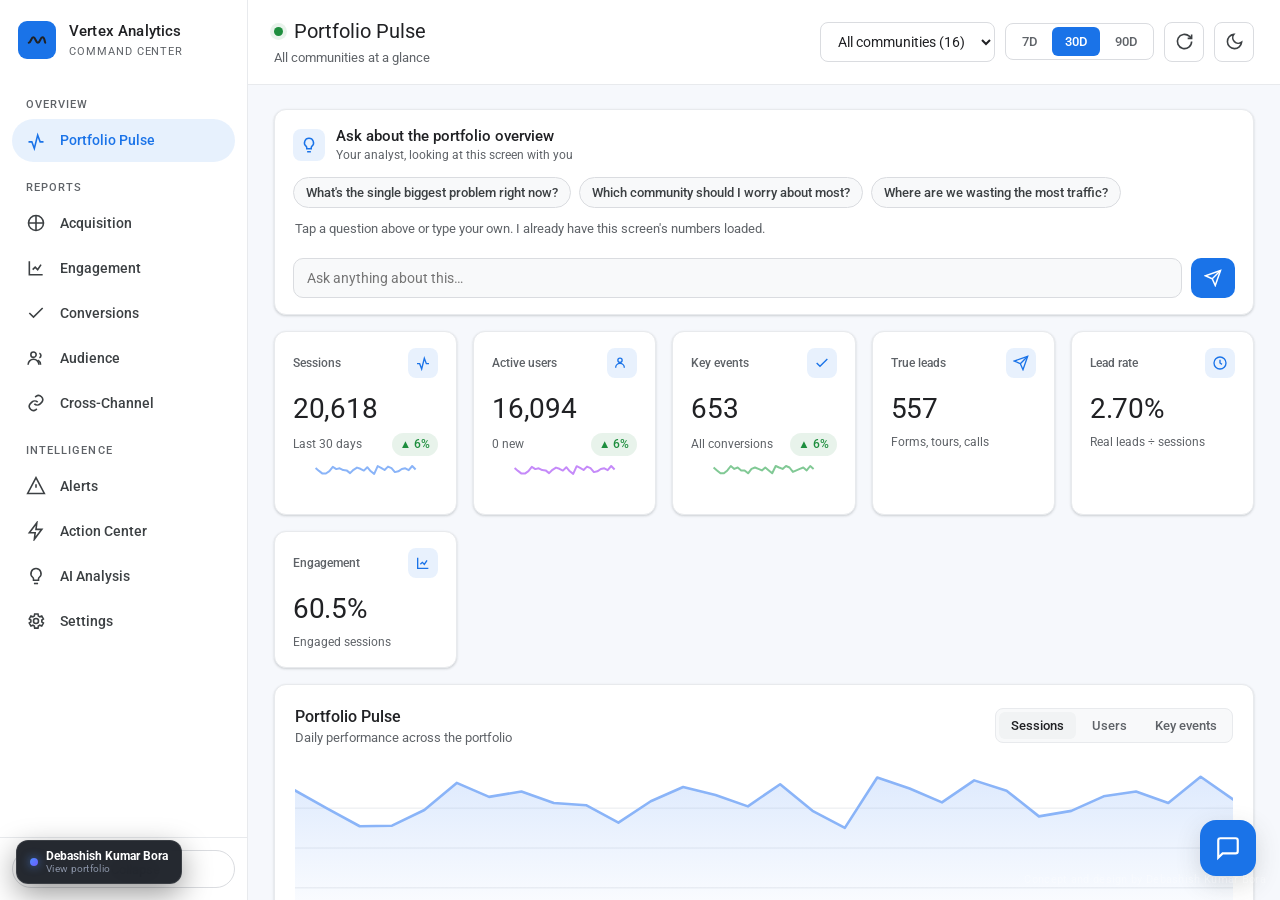
<file: demos/ga4-analytics-dashboard/index.html>
<!DOCTYPE html>
<html lang="en">
<head>
<script src="../kit/mobile.js"></script>

<script>
/* Vertex Analytics Dashboard - demo data layer.
   GA4 cross-channel analytics for 16 communities. Fictional sample data.
   No backend, no credentials. Concept and design by Debashish Kumar Bora. */
var GA4MOCK = (function(){
  var _s=40217; function rnd(){_s=(_s*1103515245+12345)&0x7fffffff;return _s/0x7fffffff;}
  function ri(a,b){return Math.floor(a+rnd()*(b-a+1));}
  function rf(a,b){return a+rnd()*(b-a);}
  // p flag: 'broken' = Kova (ads conversions but 0 GA4 leads), 'waste' = Lumi
  var COMM=[
    {name:'Maple Ridge',id:'451001',base:1.0},{name:'S\u014dl Lofts',id:'451002',base:0.8},
    {name:'Elmwood Lakes',id:'451003',base:1.2},{name:'MetroLine',id:'451004',base:1.4,p:'push'},
    {name:'Cedar Meadows',id:'451005',base:0.6},{name:'Alto',id:'451006',base:1.1},
    {name:'Lumi',id:'451007',base:0.9,p:'waste'},{name:'Kova',id:'451008',base:1.0,p:'broken'},
    {name:'Forma',id:'451009',base:0.7},{name:'Quinn',id:'451010',base:0.9},
    {name:'Harbor Cove',id:'451011',base:1.1},{name:'Clearwater Pointe',id:'451012',base:0.8},
    {name:'The Mercer',id:'451013',base:1.0},{name:'The Whitmore',id:'451014',base:0.7},
    {name:'The Carver',id:'451015',base:0.5},{name:'The Seven',id:'451016',base:1.1}
  ];
  function fac(range){range=String(range||'30');var d=range==='7'?7:range==='90'?90:30;return d/30;}
  function metrics(c,f){
    var sessions=Math.round(1400*c.base*f*rf(0.9,1.1));
    var users=Math.round(sessions*rf(0.72,0.85));
    var leads=(c.p==='broken')?0:Math.round(sessions*rf(0.02,0.045));
    var adsConversions=Math.round(sessions*rf(0.02,0.05));  // Ads-side conversions (Kova still has these)
    var spend=Math.round((c.p==='waste'?2400:900)*c.base*f*rf(0.85,1.15));
    var clicks=Math.round(spend/rf(1.8,3));
    return { id:c.id, property:c.name, name:c.name, sessions:sessions, users:users, views:Math.round(sessions*rf(2,3.4)),
      events:Math.round(sessions*rf(4,7)), leads:leads, conv:leads, engRate:rf(0.55,0.72), avgEng:Math.round(rf(50,140)),
      adsConversions:adsConversions, spend:spend, clicks:clicks, impressions:Math.round(clicks/rf(0.03,0.06)),
      costPerClick:spend/Math.max(1,clicks), costPerLead:leads>0?Math.round(spend/leads):null,
      leadRatePct:sessions?(leads/sessions*100):0, trueLeads:leads, microEvents:Math.round(sessions*rf(0.1,0.2)),
      matched:c.p!=='broken', total:sessions };
  }
  function series(f){
    var days=Math.max(7,Math.round(f*30)); var out=[]; var d=new Date(); d.setDate(d.getDate()-days);
    for(var i=0;i<days;i++){ d.setDate(d.getDate()+1); var wk=(d.getDay()===0||d.getDay()===6)?0.8:1;
      var s=Math.round(1400*16*0.6*wk*rf(0.85,1.15)/30); out.push({date:d.toISOString().slice(0,10), sessions:s, users:Math.round(s*0.78), leads:Math.round(s*0.03), conv:Math.round(s*0.03)}); }
    return out;
  }
  function channels(f){
    var defs=[['Organic Search',.32,.9],['Paid Search',.24,1.1],['Direct',.18,.7],['Referral',.12,.8],['Organic Social',.09,.5],['Email',.05,1.0]];
    return defs.map(function(d){ var s=Math.round(1400*16*0.6*f*d[1]); var leads=Math.round(s*0.03*d[2]); var paid=d[0]==='Paid Search'; var spend=paid?Math.round(s*rf(1.4,2.2)):0;
      return {channel:d[0], name:d[0], sessions:s, leads:leads, conv:leads, trueLeads:leads, clicks:paid?Math.round(spend/2.3):0, spend:spend, costPerLead:leads&&spend?Math.round(spend/leads):null, leadRatePct:s?(leads/s*100):0, micro:Math.round(s*0.12), matched:true, total:s, weakOnSite:false}; })
      .sort(function(a,b){return b.sessions-a.sessions;});
  }
  function base(range){
    var f=fac(range); var pp=COMM.map(function(c){return metrics(c,f);});
    var totals={sessions:0,users:0,leads:0,conv:0,spend:0,clicks:0,adsConversions:0,trueLeads:0,microEvents:0};
    pp.forEach(function(m){ totals.sessions+=m.sessions; totals.users+=m.users; totals.leads+=m.leads; totals.conv+=m.leads; totals.spend+=m.spend; totals.clicks+=m.clicks; totals.adsConversions+=m.adsConversions; totals.trueLeads+=m.leads; totals.microEvents+=m.microEvents; });
    totals.leadRatePct=totals.sessions?(totals.leads/totals.sessions*100):0;
    totals.costPerLead=totals.leads?Math.round(totals.spend/totals.leads):null;
    totals.costPerClick=totals.clicks?totals.spend/totals.clicks:0;
    totals.engRate=rf(0.6,0.68); totals.avgEng=Math.round(rf(70,110)); totals.avgEngSec=Math.round(rf(70,110));
    totals.impressions=Math.round(totals.clicks/0.045); totals.keyEvents=totals.leads; totals.micro=totals.microEvents;
    return { updated:new Date().toISOString(), range:String(range||'30'), count:COMM.length, name:'All communities',
      perProperty:pp, properties:pp, totals:totals, series:series(f), channels:channels(f),
      sources:channels(f).map(function(c){var sm={'Organic Search':'google / organic','Paid Search':'google / cpc','Direct':'(direct) / (none)','Referral':'apartments.com / referral','Organic Social':'facebook.com / social','Email':'newsletter / email'}[c.name]||c.name;return {source:sm, name:sm, k:c.name, sessions:c.sessions, leads:c.leads, conv:c.leads, n:c.sessions};}),
      pages:[{path:'/',views:ri(8000,20000)},{path:'/floorplans',views:ri(3000,9000)},{path:'/contact',views:ri(1500,5000)},{path:'/apply',views:ri(800,3000)}],
      leadRatePct:totals.leadRatePct, totalLeads:totals.leads, trueLeads:totals.leads, totalMicro:totals.microEvents,
      adsConversions:totals.adsConversions, spend:totals.spend, clicks:totals.clicks, impressions:totals.impressions,
      costPerClick:totals.costPerClick, costPerLead:totals.costPerLead,
      events:[{name:'Contact form submit',count:Math.round(totals.leads*0.42),isKey:true},{name:'Apply now click',count:Math.round(totals.leads*0.3),isKey:true},{name:'Phone call',count:Math.round(totals.leads*0.18),isKey:true},{name:'Schedule a tour',count:Math.round(totals.leads*0.1),isKey:true},{name:'Floorplan view',count:totals.microEvents,isKey:false}],
      microEvents:totals.microEvents };
  }
  function audience(){
    return { updated:new Date().toISOString(),
      cities:[['Minneapolis',34],['St. Paul',18],['Bloomington',9],['Edina',7],['Plymouth',6],['Woodbury',5],['Eagan',4],['Other',17]].map(function(x){return {name:x[0], city:x[0], sessions:Math.round(x[1]*180), pct:x[1]};}),
      devices:[{device:'mobile',name:'mobile',sessions:Math.round(13440*.62),pct:62},{device:'desktop',name:'desktop',sessions:Math.round(13440*.33),pct:33},{device:'tablet',name:'tablet',sessions:Math.round(13440*.05),pct:5}],
      newVsReturning:{'new':Math.round(13440*.68),returning:Math.round(13440*.32)},
      d:series(1), x:series(1).map(function(s){return s.date;}), onset:null, priorAvg:0, zeroDays:0 };
  }
  function alerts(){
    return { generatedAt:new Date().toISOString(), lookbackDays:14, scanned:16, alerts:[
      { property:'Kova', propertyId:'451008', name:'Kova', category:'Conversion tracking', severity:'critical', sev:'critical',
        symptom:'Kova has spent on ads and driven sessions but recorded 0 leads in GA4 for 9 days.',
        cause:'The lead event stopped firing, most likely a Tag Manager change that was not republished.',
        consequence:'Roughly 12 to 16 leads per week are invisible, so this community looks like it is failing when it is not.',
        fix:'Republish the GTM container and confirm the lead event fires on the contact and apply forms.',
        onsetText:'9 days ago', cr:0, lr:0, clicks:ri(400,700), conversions:0, spend:2400, t:'2026-08-01', b:'2026-07-23', cls:'crit' },
      { property:'Lumi', propertyId:'451007', name:'Lumi', category:'Spend efficiency', severity:'high', sev:'high',
        symptom:'Lumi cost per lead is about four times the portfolio median.',
        cause:'A display campaign is serving a downtown area the property does not lease to.',
        consequence:'Budget is being spent on unqualified traffic.',
        fix:'Pause the display campaign and tighten geo targeting to a five mile radius.',
        onsetText:'3 weeks ago', cr:1.1, lr:1.1, clicks:ri(300,600), conversions:ri(3,8), spend:3200, t:'', b:'', cls:'high' },
      { property:'MetroLine', propertyId:'451004', name:'MetroLine', category:'Opportunity', severity:'info', sev:'info',
        symptom:'MetroLine has the lowest cost per lead and the most vacant units.',
        cause:'Strong funnel, small budget.',
        consequence:'Leaving signed leases on the table.',
        fix:'Raise the daily budget by about 25 percent.',
        onsetText:'ongoing', cr:3.2, lr:3.2, clicks:ri(200,400), conversions:ri(10,20), spend:1200, t:'', b:'', cls:'info' }
    ] };
  }
  var MODEL='claude-opus-4-6';
  function aiAnalysis(mode,focus){
    var obj={ healthScore:focus?76:83, grade:'B', headline:focus?('Focused read on '+focus):'Tracking is clean except at Kova; spend is efficient except at Lumi.',
      summary:'Fifteen communities report leads cleanly. Kova has a conversion tracking break and Lumi is overspending on a geo mismatch. MetroLine is the best place to add budget.',
      metrics:[{label:'Sessions',value:'13,440',status:'good'},{label:'Leads',value:'403',status:'good'},{label:'Lead rate',value:'3.0%',status:'good'},{label:'Zero-lead community',value:'Kova',status:'bad'}],
      priorities:[
        {severity:'high', title:'Fix Kova tracking', detail:'Kova drives sessions and ad spend but records 0 GA4 leads. Republish the GTM container and verify the lead event.', impact:'~12 to 16 leads per week recovered'},
        {severity:'high', title:'Cut Lumi waste', detail:'Lumi cost per lead is about 4x median from a downtown display campaign. Pause it and tighten geo.', impact:'budget freed'},
        {severity:'medium', title:'Fund MetroLine', detail:'Lowest cost per lead, most vacancy. Raise daily budget ~25%.', impact:'more leases'}
      ],
      opportunities:[{title:'Channel shift',detail:'Paid search converts above organic; shift budget toward it where cost per lead is low.'}],
      wins:[{title:'S\u014dl Lofts',detail:'Above-median lead rate with clean tracking.'}] };
    return { text: JSON.stringify(obj) };
  }
  function assist(a){
    var last=''; try{ var h=JSON.parse(a[2]||'[]'); for(var i=h.length-1;i>=0;i--){ if(h[i].role==='user'){last=(h[i].content||'').toLowerCase();break;} } }catch(e){}
    var body;
    if(/kova|track|zero|missing/.test(last)) body='**Kova** shows sessions and ad spend but **0** GA4 leads for 9 days. That is a tracking break, not a dead community. Republish the GTM container and the leads reappear.';
    else if(/channel|organic|paid/.test(last)) body='**Paid Search** and **Organic Search** drive the most sessions. Paid converts slightly better per lead, so it is the safer place to add budget.';
    else if(/best|budget|where/.test(last)) body='Add budget at **MetroLine**: lowest cost per lead, most vacancy. Trim near-full communities like **Maple Ridge**.';
    else body='Across 16 communities you have **13,440** sessions and about **403** leads. The one red flag is **Kova** (tracking break); the one waste is **Lumi**.';
    return { text: body+'\n\nIllustrative analysis for this demo, powered by '+MODEL+'.' };
  }
  function route(fn,a){
    switch(fn){
      case 'getProperties': return base(a[0]);
      case 'getOverview': return base(a[0]);
      case 'getAcquisition': return base(a[0]);
      case 'getEngagement': return base(a[0]);
      case 'getConversions': return base(a[0]);
      case 'getCrossChannel': { var b=base(a[0]); b.communities=b.perProperty; b.generatedAt=new Date().toISOString(); b.unmatchedAds=[{name:'Kova',spend:2400,conversions:0}]; return b; }
      case 'getHubSummary': { var b=base(a[0]); b.communities=b.perProperty; b.generatedAt=new Date().toISOString(); return b; }
      case 'getCommunityDetail': return audience();
      case 'getAudience': return audience();
      case 'getAlerts': return alerts();
      case 'getAIAnalysis': return aiAnalysis(a[0],a[1]);
      case 'chatWithAI': case 'askAssist': return assist(a);
      case 'explainAlert': { var al; try{al=JSON.parse(a[0]);}catch(e){al={};} return { text:'**'+(al.name||'This community')+'** '+(al.symptom||'')+' '+(al.fix||'')+'\n\nIllustrative analysis for this demo, powered by '+MODEL+'.' }; }
      case 'getApiKeyStatus': return {set:true, masked:'sk-ant-demo'};
      case 'saveApiKey': return {ok:true};
      case 'clearApiKey': return {ok:true};
      default: return {};
    }
  }
  return {route:route};
})();

</script>
<meta charset="utf-8">
<meta name="viewport" content="width=device-width, initial-scale=1">
<title>Vertex Analytics Dashboard - Demo</title>
<link rel="preconnect" href="https://fonts.googleapis.com">
<link rel="preconnect" href="https://fonts.gstatic.com" crossorigin>
<link href="https://fonts.googleapis.com/css2?family=Roboto:wght@300;400;500;700&family=Roboto+Mono:wght@500;600&display=swap" rel="stylesheet">
<script>window.__DEEP__ = null; window.__CFG__ = {};</script>
<style>
:root{
  /* Google dark (Material dark-mode) */
  --bg:#161719; --bg2:#1c1d20; --panel:#202124; --panel2:#26272b; --panel3:#303134;
  --border:#2c2e31; --border2:#3c4043;
  --text:#e8eaed; --muted:#9aa0a6; --muted2:#bdc1c6;
  --blue:#8ab4f8; --red:#f28b82; --yellow:#fdd663; --green:#81c995;
  --purple:#c58af9; --teal:#78d9ec; --orange:#fcad70; --pink:#ff8bcb;
  --blue-soft:rgba(138,180,248,.14); --green-soft:rgba(129,201,149,.15);
  --yellow-soft:rgba(253,214,99,.15); --red-soft:rgba(242,139,130,.15);
  --purple-soft:rgba(197,138,249,.15);
  --primary:var(--blue); --on-primary:#202124;
  --shadow:0 1px 2px rgba(0,0,0,.3),0 2px 8px rgba(0,0,0,.25);
  --shadow-lg:0 8px 24px rgba(0,0,0,.4);
  --radius:12px; --radius-sm:8px;
  --sans:'Roboto',-apple-system,Segoe UI,sans-serif;
  --mono:'Roboto Mono',ui-monospace,monospace;
}
body.light{
  --bg:#f6f8fc; --bg2:#ffffff; --panel:#ffffff; --panel2:#f8f9fa; --panel3:#f1f3f4;
  --border:#e8eaed; --border2:#dadce0;
  --text:#202124; --muted:#5f6368; --muted2:#3c4043;
  --blue:#1a73e8; --red:#d93025; --yellow:#f9ab00; --green:#1e8e3e;
  --purple:#9334e6; --teal:#12a4af; --orange:#e8710a; --pink:#d01884;
  --on-primary:#ffffff;
  --blue-soft:rgba(26,115,232,.1); --green-soft:rgba(30,142,62,.1);
  --yellow-soft:rgba(249,171,0,.12); --red-soft:rgba(217,48,37,.1); --purple-soft:rgba(147,52,230,.1);
  --shadow:0 1px 2px rgba(60,64,67,.12),0 1px 3px rgba(60,64,67,.1);
  --shadow-lg:0 8px 24px rgba(60,64,67,.18);
}
*{margin:0;padding:0;box-sizing:border-box}
html,body{height:100%}
body{font-family:var(--sans);background:var(--bg);color:var(--text);-webkit-font-smoothing:antialiased;overflow:hidden;font-size:14px;line-height:1.5}
.num{font-variant-numeric:tabular-nums;letter-spacing:-.01em}
::-webkit-scrollbar{width:12px;height:12px}
::-webkit-scrollbar-thumb{background:var(--border2);border-radius:8px;border:3px solid var(--bg)}
::-webkit-scrollbar-track{background:transparent}
button{font-family:inherit;cursor:pointer}
a{color:inherit;text-decoration:none}

.shell{display:flex;height:100vh}
.sidebar{width:248px;flex:0 0 248px;background:var(--bg2);border-right:1px solid var(--border);display:flex;flex-direction:column;transition:width .2s ease;overflow:hidden}
.sidebar.collapsed{width:74px;flex-basis:74px}
.brand{display:flex;align-items:center;gap:13px;padding:20px 18px 16px}
.brand-mark{width:38px;height:38px;flex:0 0 38px;border-radius:9px;background:var(--blue);display:flex;align-items:center;justify-content:center}
.brand-mark svg{width:22px;height:22px}
.brand-txt{min-width:0}
.brand-txt h1{font-size:15px;font-weight:500;white-space:nowrap;letter-spacing:.01em}
.brand-txt p{font-size:10.5px;color:var(--muted);letter-spacing:.09em;text-transform:uppercase;white-space:nowrap;margin-top:1px}
.sidebar.collapsed .brand-txt{display:none}
.nav{flex:1;padding:6px 12px;overflow-y:auto;overflow-x:hidden}
.nav-sect{font-size:10.5px;letter-spacing:.1em;text-transform:uppercase;color:var(--muted);padding:16px 14px 6px;font-weight:500}
.sidebar.collapsed .nav-sect{opacity:0;height:14px}
.nav-item{display:flex;align-items:center;gap:14px;padding:11px 14px;border-radius:22px;color:var(--muted2);font-size:14px;font-weight:500;margin-bottom:2px;white-space:nowrap;transition:background .15s,color .15s}
.nav-item svg{width:20px;height:20px;flex:0 0 20px;stroke:currentColor;fill:none;stroke-width:1.9}
.nav-item:hover{background:var(--panel2);color:var(--text)}
.nav-item.active{background:var(--blue-soft);color:var(--blue)}
.nav-item.active svg{stroke:var(--blue)}
.sidebar.collapsed .nav-label{display:none}
.side-foot{padding:12px;border-top:1px solid var(--border)}
.collapse-btn{width:100%;display:flex;align-items:center;justify-content:center;gap:8px;padding:10px;background:transparent;border:1px solid var(--border2);border-radius:22px;color:var(--muted);font-size:13px;font-weight:500}
.collapse-btn svg{width:16px;height:16px;stroke:currentColor;fill:none;stroke-width:2}
.collapse-btn:hover{background:var(--panel2);color:var(--text)}

.main{flex:1;display:flex;flex-direction:column;min-width:0}
.topbar{display:flex;align-items:center;gap:16px;padding:16px 26px;border-bottom:1px solid var(--border);background:var(--bg2);flex-wrap:wrap}
.topbar-title{flex:1;min-width:180px}
.topbar-title h2{font-size:20px;font-weight:400;display:flex;align-items:center;gap:11px;letter-spacing:0}
.topbar-title p{font-size:13px;color:var(--muted);margin-top:2px}
.status-dot{width:9px;height:9px;border-radius:50%;background:var(--muted);flex:0 0 9px}
.status-dot.live{background:var(--green);box-shadow:0 0 0 4px var(--green-soft)}
.controls{display:flex;align-items:center;gap:10px;flex-wrap:wrap}
.sel{background:var(--panel);border:1px solid var(--border2);border-radius:8px;padding:10px 13px;color:var(--text);font-size:13.5px;font-family:inherit;max-width:230px;outline:none}
.sel:focus{border-color:var(--blue)}
.range{display:flex;background:var(--panel);border:1px solid var(--border2);border-radius:8px;padding:3px;gap:2px}
.range button{padding:7px 13px;border:none;background:transparent;color:var(--muted);border-radius:6px;font-size:13px;font-weight:500}
.range button.active{background:var(--blue);color:var(--on-primary)}
.icon-btn{width:40px;height:40px;display:flex;align-items:center;justify-content:center;background:var(--panel);border:1px solid var(--border2);border-radius:8px;color:var(--muted2)}
.icon-btn svg{width:19px;height:19px;stroke:currentColor;fill:none;stroke-width:2}
.icon-btn:hover{color:var(--blue);border-color:var(--blue)}

.scroll{flex:1;overflow-y:auto;padding:24px 26px}
.page{display:none;animation:fade .32s ease}
.page.active{display:block}
@keyframes fade{from{opacity:0;transform:translateY(6px)}to{opacity:1;transform:none}}

.card{background:var(--panel);border:1px solid var(--border);border-radius:var(--radius);padding:20px;box-shadow:var(--shadow)}
.card-head{display:flex;align-items:center;justify-content:space-between;margin-bottom:16px;gap:12px}
.card-head h3{font-size:16px;font-weight:500}
.card-head .sub{font-size:12.5px;color:var(--muted)}
.grid{display:grid;gap:16px}
.kpis{grid-template-columns:repeat(auto-fit,minmax(180px,1fr));margin-bottom:16px}
.kpi{background:var(--panel);border:1px solid var(--border);border-radius:var(--radius);padding:16px 18px;box-shadow:var(--shadow)}
.kpi-top{display:flex;align-items:center;justify-content:space-between}
.kpi-label{font-size:12px;color:var(--muted);font-weight:500}
.kpi-ic{width:30px;height:30px;border-radius:8px;background:var(--blue-soft);display:flex;align-items:center;justify-content:center}
.kpi-ic svg{width:16px;height:16px;stroke:var(--blue);fill:none;stroke-width:2}
.kpi-val{font-size:28px;font-weight:400;margin:10px 0 3px;letter-spacing:-.01em}
.kpi-foot{display:flex;align-items:center;justify-content:space-between;gap:8px}
.kpi-sub{font-size:12px;color:var(--muted)}
.chip{font-size:11.5px;font-weight:500;padding:2.5px 8px;border-radius:20px;display:inline-flex;align-items:center;gap:3px}
.chip.up{background:var(--green-soft);color:var(--green)}
.chip.down{background:var(--red-soft);color:var(--red)}
.chip.flat{background:var(--panel3);color:var(--muted)}

.chart-svg{width:100%;display:block}
.pulse-toggle{display:flex;gap:4px;background:var(--panel2);border:1px solid var(--border);border-radius:8px;padding:3px}
.pulse-toggle button{border:none;background:transparent;color:var(--muted);padding:6px 12px;border-radius:6px;font-size:12.5px;font-weight:500}
.pulse-toggle button.active{background:var(--panel3);color:var(--text)}
.axis{display:flex;justify-content:space-between;font-size:11.5px;color:var(--muted);margin-top:8px}
.barrow{display:grid;grid-template-columns:135px 1fr 60px;align-items:center;gap:12px;margin:10px 0}
.barrow.c4{grid-template-columns:135px 1fr 60px 58px}
.barlab{font-size:13px;color:var(--muted2);white-space:nowrap;overflow:hidden;text-overflow:ellipsis}
.bartrack{height:10px;background:var(--panel3);border-radius:20px;overflow:hidden}
.barfill{height:100%;border-radius:20px;transition:width .6s cubic-bezier(.2,.8,.2,1)}
.barval{font-size:13px;text-align:right;font-weight:500;font-variant-numeric:tabular-nums}
.donut{width:132px;height:132px}
.legend{display:flex;flex-direction:column;gap:10px}
.legend-row{display:flex;align-items:center;gap:9px;font-size:13.5px}
.legend-dot{width:11px;height:11px;border-radius:3px;flex:0 0 11px}
.legend-val{margin-left:auto;font-weight:500;font-variant-numeric:tabular-nums}

.tbl{width:100%;border-collapse:collapse}
.tbl th{text-align:left;font-size:11px;letter-spacing:.03em;text-transform:uppercase;color:var(--muted);font-weight:500;padding:10px 12px;border-bottom:1px solid var(--border);position:sticky;top:0;background:var(--panel);z-index:1}
.tbl td{padding:12px;border-bottom:1px solid var(--border);font-size:13.5px}
.tbl tr:last-child td{border-bottom:none}
.tbl tbody tr{transition:background .12s}
.tbl tbody tr.clickable{cursor:pointer}
.tbl tbody tr.clickable:hover td{background:var(--panel2)}
.tbl .r{text-align:right;font-variant-numeric:tabular-nums}
.tbl .name{font-weight:500}
.mini-bar{height:5px;background:var(--panel3);border-radius:20px;overflow:hidden;margin-top:6px;max-width:150px}
.mini-bar i{display:block;height:100%;background:var(--blue);border-radius:20px}
.rowlink{display:inline-flex;align-items:center;gap:4px;color:var(--blue);font-size:12px;font-weight:500}
.rowlink svg{width:13px;height:13px;stroke:currentColor;fill:none;stroke-width:2}
.pill{display:inline-block;font-size:11px;font-weight:500;padding:2px 9px;border-radius:20px}
.pill.good{background:var(--green-soft);color:var(--green)}
.pill.warn{background:var(--yellow-soft);color:var(--yellow)}
.pill.bad{background:var(--red-soft);color:var(--red)}
.pill.info{background:var(--blue-soft);color:var(--blue)}
.pill.lead{background:var(--green-soft);color:var(--green)}
.pill.micro{background:var(--panel3);color:var(--muted)}
.path{font-family:var(--mono);font-size:12px;color:var(--teal)}

.insight{border-radius:var(--radius-sm);padding:14px 16px;margin-bottom:11px;border:1px solid var(--border);background:var(--panel2)}
.insight.good{border-left:4px solid var(--green)}
.insight.warn{border-left:4px solid var(--yellow)}
.insight.bad{border-left:4px solid var(--red)}
.insight.info{border-left:4px solid var(--blue)}
.insight-title{font-weight:500;font-size:14px;margin-bottom:5px;display:flex;align-items:center;gap:8px;flex-wrap:wrap}
.insight-body{font-size:13.5px;color:var(--muted2);line-height:1.6}
.insight-actions{display:flex;gap:8px;margin-top:11px;flex-wrap:wrap}
.mini-btn{display:inline-flex;align-items:center;gap:5px;font-size:12.5px;font-weight:500;padding:7px 12px;border-radius:7px;border:1px solid var(--border2);background:var(--panel);color:var(--text)}
.mini-btn svg{width:14px;height:14px;stroke:currentColor;fill:none;stroke-width:2}
.mini-btn:hover{border-color:var(--blue);color:var(--blue)}
.mini-btn.blue{background:var(--blue);color:var(--on-primary);border-color:transparent}
.mini-btn.blue:hover{opacity:.9;color:var(--on-primary)}

.ai-hero{display:flex;gap:24px;align-items:center;flex-wrap:wrap}
.score-ring{position:relative;width:118px;height:118px;flex:0 0 118px}
.score-ring svg{transform:rotate(-90deg)}
.score-ring .val{position:absolute;inset:0;display:flex;flex-direction:column;align-items:center;justify-content:center}
.score-ring .val b{font-size:32px;font-weight:400}
.score-ring .val span{font-size:10px;color:var(--muted);text-transform:uppercase;letter-spacing:.08em}
.grade{font-size:44px;font-weight:500;color:var(--blue);line-height:1}
.mode-tabs{display:flex;gap:8px;flex-wrap:wrap;margin-bottom:18px}
.mode-tabs button{padding:9px 16px;border-radius:8px;border:1px solid var(--border2);background:var(--panel);color:var(--muted2);font-size:13.5px;font-weight:500}
.mode-tabs button.active{background:var(--blue);color:var(--on-primary);border-color:transparent}
.btn-run{background:var(--blue);color:var(--on-primary);border:none;border-radius:8px;padding:11px 22px;font-weight:500;font-size:14px}
.btn-run:disabled{opacity:.6}
.btn-ghost{background:var(--panel);border:1px solid var(--border2);color:var(--text);border-radius:8px;padding:11px 18px;font-weight:500;font-size:13.5px}
.btn-ghost:hover{border-color:var(--blue);color:var(--blue)}

.detail-head{display:flex;align-items:center;gap:16px;margin-bottom:20px;flex-wrap:wrap}
.back-btn{width:40px;height:40px;flex:0 0 40px;border-radius:8px;border:1px solid var(--border2);background:var(--panel);display:flex;align-items:center;justify-content:center;color:var(--text)}
.back-btn svg{width:20px;height:20px;stroke:currentColor;fill:none;stroke-width:2}
.back-btn:hover{border-color:var(--blue);color:var(--blue)}
.detail-title h2{font-size:24px;font-weight:400}
.detail-title p{font-size:13px;color:var(--muted);margin-top:2px}

.loader{display:flex;flex-direction:column;align-items:center;justify-content:center;padding:70px 20px;gap:18px}
.spin{width:42px;height:42px;border-radius:50%;border:3px solid var(--border2);border-top-color:var(--blue);animation:spin 1s linear infinite}
@keyframes spin{to{transform:rotate(360deg)}}
.loader p{color:var(--muted);font-size:13.5px}
.empty{padding:34px;text-align:center;color:var(--muted);font-size:13.5px}
.boot{position:fixed;inset:0;background:var(--bg);display:flex;flex-direction:column;align-items:center;justify-content:center;gap:22px;z-index:50}
.boot-mark{width:64px;height:64px;border-radius:16px;background:var(--blue);display:flex;align-items:center;justify-content:center;animation:float 2.6s ease-in-out infinite}
@keyframes float{0%,100%{transform:translateY(0)}50%{transform:translateY(-7px)}}
.boot-mark svg{width:36px;height:36px}
.boot h1{font-size:20px;font-weight:500}
.boot p{color:var(--muted);font-size:13px}

.fab{position:fixed;right:24px;bottom:24px;width:56px;height:56px;border-radius:16px;background:var(--blue);border:none;display:flex;align-items:center;justify-content:center;box-shadow:var(--shadow-lg);z-index:40}
.fab svg{width:26px;height:26px;stroke:var(--on-primary);fill:none;stroke-width:2}
.chat-panel{position:fixed;right:24px;bottom:92px;width:392px;max-width:calc(100vw - 48px);height:560px;max-height:calc(100vh - 130px);background:var(--panel);border:1px solid var(--border2);border-radius:16px;box-shadow:var(--shadow-lg);z-index:41;display:none;flex-direction:column;overflow:hidden}
.chat-panel.open{display:flex}
.chat-head{padding:15px 18px;border-bottom:1px solid var(--border);display:flex;align-items:center;gap:10px}
.chat-head .m{width:32px;height:32px;border-radius:8px;background:var(--blue);display:flex;align-items:center;justify-content:center}
.chat-head .m svg{width:17px;height:17px;stroke:var(--on-primary);fill:none;stroke-width:2}
.chat-head h4{font-size:14.5px;font-weight:500}
.chat-head p{font-size:11.5px;color:var(--muted)}
.chat-body{flex:1;overflow-y:auto;padding:16px;display:flex;flex-direction:column;gap:12px}
.msg{max-width:86%;padding:11px 14px;border-radius:14px;font-size:13.5px;line-height:1.55}
.msg.u{align-self:flex-end;background:var(--blue);color:var(--on-primary);border-bottom-right-radius:4px}
.msg.a{align-self:flex-start;background:var(--panel3);border-bottom-left-radius:4px}
.msg.a b{color:var(--blue)}
.msg.a ul{margin:6px 0 2px 18px}
.followups{display:flex;flex-direction:column;gap:7px;margin-top:4px}
.followups button{text-align:left;background:var(--panel2);border:1px solid var(--border);border-radius:10px;padding:9px 12px;font-size:12.5px;color:var(--muted2)}
.followups button:hover{border-color:var(--blue);color:var(--blue)}
.chat-input{padding:12px;border-top:1px solid var(--border);display:flex;gap:9px}
.chat-input input{flex:1;background:var(--panel2);border:1px solid var(--border2);border-radius:10px;padding:11px 13px;color:var(--text);font-size:13.5px;font-family:inherit;outline:none}
.chat-input input:focus{border-color:var(--blue)}
.chat-input button{width:42px;flex:0 0 42px;border:none;border-radius:10px;background:var(--blue);display:flex;align-items:center;justify-content:center}
.chat-input button svg{width:18px;height:18px;stroke:var(--on-primary);fill:none;stroke-width:2}

.toast{position:fixed;bottom:24px;left:50%;transform:translate(-50%,80px);background:var(--panel3);border:1px solid var(--border2);color:var(--text);padding:12px 20px;border-radius:10px;font-size:13.5px;box-shadow:var(--shadow-lg);z-index:60;opacity:0;transition:.3s}
.toast.show{transform:translate(-50%,0);opacity:1}

.field{margin-bottom:16px}
.field label{display:block;font-size:12.5px;color:var(--muted2);margin-bottom:7px;font-weight:500}
.field input{width:100%;background:var(--panel2);border:1px solid var(--border2);border-radius:8px;padding:12px 14px;color:var(--text);font-size:14px;font-family:inherit;outline:none}
.field input:focus{border-color:var(--blue)}

.split-summary{display:grid;grid-template-columns:repeat(auto-fit,minmax(150px,1fr));gap:14px;margin-bottom:18px}
.split-card{background:var(--panel2);border:1px solid var(--border);border-radius:var(--radius-sm);padding:15px 17px}
.split-card .l{font-size:12px;color:var(--muted);font-weight:500}
.split-card .v{font-size:26px;font-weight:400;margin-top:6px}

/* assistant dock (expert on every page) */
.assist-host{margin-bottom:16px}
.assist{background:var(--panel);border:1px solid var(--border);border-radius:var(--radius);padding:16px 18px;box-shadow:var(--shadow)}
.assist-h{display:flex;align-items:center;gap:11px;margin-bottom:12px}
.assist-h .ai{width:32px;height:32px;flex:0 0 32px;border-radius:8px;background:var(--blue-soft);display:flex;align-items:center;justify-content:center}
.assist-h .ai svg{width:18px;height:18px;stroke:var(--blue);fill:none;stroke-width:2}
.assist-h h4{font-size:14.5px;font-weight:500}
.assist-h p{font-size:11.5px;color:var(--muted)}
.assist-chips{display:flex;flex-wrap:wrap;gap:8px;margin-bottom:12px}
.assist-chip{font-size:12.5px;font-weight:500;padding:7px 12px;border-radius:20px;border:1px solid var(--border2);background:var(--panel2);color:var(--muted2);text-align:left}
.assist-chip:hover{border-color:var(--blue);color:var(--blue)}
.assist-thread{display:flex;flex-direction:column;gap:10px;margin-bottom:12px}
.assist-thread:empty{margin-bottom:0}
.assist-msg{font-size:13.5px;line-height:1.55;padding:11px 14px;border-radius:12px}
.assist-msg.u{align-self:flex-end;background:var(--blue);color:var(--on-primary);border-bottom-right-radius:4px;max-width:82%}
.assist-msg.a{align-self:flex-start;background:var(--panel2);border:1px solid var(--border);border-bottom-left-radius:4px;max-width:100%}
.assist-msg.a b{color:var(--blue)}
.assist-empty{font-size:12.5px;color:var(--muted);padding:0 2px 8px}
.assist-input{display:flex;gap:9px}
.assist-input input{flex:1;background:var(--panel2);border:1px solid var(--border2);border-radius:10px;padding:11px 13px;color:var(--text);font-size:13.5px;font-family:inherit;outline:none}
.assist-input input:focus{border-color:var(--blue)}
.assist-input button{width:44px;flex:0 0 44px;border:none;border-radius:10px;background:var(--blue);display:flex;align-items:center;justify-content:center}
.assist-input button svg{width:18px;height:18px;stroke:var(--on-primary);fill:none;stroke-width:2}
.assist-tg{display:none}
@media (max-width:720px){.assist{padding:12px 14px}.assist-h{margin-bottom:10px;cursor:pointer}.assist-h>div{flex:1;min-width:0}.assist-tg{display:block;width:9px;height:9px;flex:0 0 9px;border-right:2px solid var(--muted);border-bottom:2px solid var(--muted);transform:rotate(225deg);margin:4px 4px 0 0;transition:transform .2s}.assist.folded .assist-tg{transform:rotate(45deg);margin:0 4px 4px 0}.assist.folded .assist-h{margin-bottom:0}.assist.folded .assist-chips,.assist.folded .assist-thread,.assist.folded .assist-input,.assist.folded .assist-empty{display:none}}
/* alert center */
.alert-card{background:var(--panel);border:1px solid var(--border);border-left-width:4px;border-radius:var(--radius);padding:18px 20px;margin-bottom:14px;box-shadow:var(--shadow)}
.alert-card.crit{border-left-color:var(--red)}
.alert-card.high{border-left-color:var(--orange)}
.alert-card.med{border-left-color:var(--yellow)}
.alert-card.info{border-left-color:var(--blue)}
.alert-top{display:flex;align-items:flex-start;justify-content:space-between;gap:12px}
.alert-title{font-size:16px;font-weight:500}
.alert-meta{font-size:12px;color:var(--muted);margin:4px 0 14px}
.alert-grid{display:grid;grid-template-columns:1fr 1fr;gap:14px 22px;margin-bottom:14px}
.alert-field .l{font-size:11px;letter-spacing:.04em;text-transform:uppercase;color:var(--muted);font-weight:500;margin-bottom:5px;display:flex;align-items:center;gap:6px}
.alert-field .v{font-size:13.5px;color:var(--text);line-height:1.55}
.alert-fix{grid-column:1/-1}
.alert-fix ol{margin:2px 0 0 18px}
.alert-fix li{font-size:13.5px;margin:5px 0;line-height:1.5}
.alert-deep{margin-top:14px;padding:15px 17px;background:var(--panel2);border:1px solid var(--border);border-radius:var(--radius-sm);font-size:13.5px;line-height:1.65}
.alert-deep b{color:var(--blue)}
.pill.crit{background:var(--red-soft);color:var(--red);border:1px solid var(--red)}
@media(max-width:820px){
  .grid[style*="grid-template-columns"]{grid-template-columns:1fr !important}
  .alert-grid{grid-template-columns:1fr}
}
@media(max-width:760px){
  .sidebar{position:fixed;z-index:45;height:100vh;transform:translateX(-100%);transition:transform .2s}
  .sidebar.mobile-open{transform:none}
  .scroll{padding:16px}
  .topbar{padding:14px 16px}
}
</style>
<style id="dkb-phone">
.dkb-strip{--dkb-strip-bg:var(--bg2);--dkb-strip-line:var(--border);--dkb-chip-line:var(--border2);--dkb-chip-fg:var(--muted);--dkb-chip-on-bg:var(--blue);--dkb-chip-on-fg:var(--on-primary);--dkb-chip-font:var(--sans)}
@media (max-width:760px){
  html,body{height:auto}
  body{overflow:visible;overflow-x:hidden}
  .shell{display:block;height:auto;min-height:100vh}
  .sidebar{display:none!important}
  .main{display:block;min-height:100vh}
  .scroll{overflow:visible;padding:14px 14px 92px}
  .topbar{padding:12px 14px 12px;gap:10px}
  .topbar-title{flex:1 1 100%;min-width:0}
  .topbar-title h2{font-size:18px;gap:9px}
  .topbar-title p{font-size:12.5px;margin-top:1px}
  .controls{flex:1 1 auto;width:calc(100% + 28px);flex-wrap:nowrap;overflow-x:auto;gap:8px;scrollbar-width:none;margin:0 -14px;padding:0 14px 2px}
  .controls::-webkit-scrollbar{display:none}
  .controls .sel{flex:1 0 auto;max-width:none;min-width:150px}
  .controls .range,.controls .icon-btn{flex:none}
  .card{padding:16px}
  .card-head{flex-wrap:wrap}
  .kpis{grid-template-columns:repeat(2,minmax(0,1fr));gap:10px}
  .grid>*{min-width:0}
  .grid[style*="grid-template-columns"]{grid-template-columns:minmax(0,1fr)!important}
  .fab{right:14px;bottom:14px;width:52px;height:52px;border-radius:15px}
  .chat-panel{top:0;right:0;bottom:0;left:0;width:auto;max-width:none;height:auto;max-height:none;border-radius:0;border:0}
  .chat-head{padding:12px 14px}
  .detail-head{gap:12px}
}
</style>
</head>
<body>

<div class="boot" id="boot">
  <div class="boot-mark"><svg viewBox="0 0 24 24" fill="none"><path d="M3 15c2.5 0 2.5-6 5-6s2.5 6 5 6 2.5-6 5-6 2.5 6 3 6" stroke="#202124" stroke-width="2.2" stroke-linecap="round"/></svg></div>
  <h1>Vertex Analytics Command Center</h1>
  <p id="boot-msg">Connecting to Google Analytics…</p>
</div>

<div class="shell" id="shell" style="visibility:hidden">
  <aside class="sidebar" id="sidebar">
    <div class="brand">
      <div class="brand-mark"><svg viewBox="0 0 24 24" fill="none"><path d="M3 15c2.5 0 2.5-6 5-6s2.5 6 5 6 2.5-6 5-6 2.5 6 3 6" stroke="#202124" stroke-width="2.2" stroke-linecap="round"/></svg></div>
      <div class="brand-txt"><h1>Vertex Analytics</h1><p>Command Center</p></div>
    </div>
    <nav class="nav">
      <div class="nav-sect">Overview</div>
      <div class="nav-item active" data-page="overview" onclick="go('overview')"><svg viewBox="0 0 24 24"><path d="M3 13h4l3 8 4-16 3 8h4"/></svg><span class="nav-label">Portfolio Pulse</span></div>
      <div class="nav-sect">Reports</div>
      <div class="nav-item" data-page="acquisition" onclick="go('acquisition')"><svg viewBox="0 0 24 24"><circle cx="12" cy="12" r="9"/><path d="M12 3v18M3 12h18"/></svg><span class="nav-label">Acquisition</span></div>
      <div class="nav-item" data-page="engagement" onclick="go('engagement')"><svg viewBox="0 0 24 24"><path d="M4 4v16h16"/><path d="M8 14l3-3 3 3 4-6"/></svg><span class="nav-label">Engagement</span></div>
      <div class="nav-item" data-page="conversions" onclick="go('conversions')"><svg viewBox="0 0 24 24"><path d="M20 6L9 17l-5-5"/></svg><span class="nav-label">Conversions</span></div>
      <div class="nav-item" data-page="audience" onclick="go('audience')"><svg viewBox="0 0 24 24"><circle cx="9" cy="8" r="3.2"/><path d="M2.5 20a6.5 6.5 0 0 1 13 0"/><path d="M16 6.2a3 3 0 0 1 0 5.6"/><path d="M17.5 20a6.5 6.5 0 0 0-3-5.5"/></svg><span class="nav-label">Audience</span></div>
      <div class="nav-item" data-page="crosschannel" onclick="go('crosschannel')"><svg viewBox="0 0 24 24"><path d="M10 13a5 5 0 0 0 7 0l2-2a5 5 0 0 0-7-7l-1 1"/><path d="M14 11a5 5 0 0 0-7 0l-2 2a5 5 0 0 0 7 7l1-1"/></svg><span class="nav-label">Cross-Channel</span></div>
      <div class="nav-sect">Intelligence</div>
      <div class="nav-item" data-page="alerts" onclick="go('alerts')"><svg viewBox="0 0 24 24"><path d="M12 2L2 21h20z"/><path d="M12 10v4"/><path d="M12 18h.01"/></svg><span class="nav-label">Alerts</span></div>
      <div class="nav-item" data-page="actions" onclick="go('actions')"><svg viewBox="0 0 24 24"><path d="M13 2L4 14h7l-1 8 9-12h-7z"/></svg><span class="nav-label">Action Center</span></div>
      <div class="nav-item" data-page="insights" onclick="go('insights')"><svg viewBox="0 0 24 24"><path d="M12 3a6 6 0 0 0-4 10.5c.7.6 1 1 1 2V17h6v-1.5c0-1 .3-1.4 1-2A6 6 0 0 0 12 3z"/><path d="M9.5 21h5"/></svg><span class="nav-label">AI Analysis</span></div>
      <div class="nav-item" data-page="settings" onclick="go('settings')"><svg viewBox="0 0 24 24"><circle cx="12" cy="12" r="3"/><path d="M19 12a7 7 0 0 0-.1-1l2-1.5-2-3.5-2.4 1a7 7 0 0 0-1.7-1l-.4-2.5h-4l-.4 2.5a7 7 0 0 0-1.7 1l-2.4-1-2 3.5 2 1.5a7 7 0 0 0 0 2l-2 1.5 2 3.5 2.4-1a7 7 0 0 0 1.7 1l.4 2.5h4l.4-2.5a7 7 0 0 0 1.7-1l2.4 1 2-3.5-2-1.5c.06-.33.1-.66.1-1z"/></svg><span class="nav-label">Settings</span></div>
    </nav>
    <div class="side-foot">
      <button class="collapse-btn" onclick="toggleSidebar()"><svg viewBox="0 0 24 24"><path d="M15 6l-6 6 6 6"/></svg><span class="nav-label">Collapse</span></button>
    </div>
  </aside>

  <div class="main">
    <div class="topbar">
      <div class="topbar-title">
        <h2><span class="status-dot" id="dot"></span><span id="ptitle">Portfolio Pulse</span></h2>
        <p id="psub">All communities at a glance</p>
      </div>
      <div class="controls">
        <select class="sel" id="propSel" onchange="onProp()"><option value="">All communities</option></select>
        <div class="range">
          <button data-r="7" onclick="setRange('7',this)">7D</button>
          <button data-r="30" class="active" onclick="setRange('30',this)">30D</button>
          <button data-r="90" onclick="setRange('90',this)">90D</button>
        </div>
        <button class="icon-btn" onclick="refreshAll()" title="Refresh"><svg viewBox="0 0 24 24"><path d="M21 12a9 9 0 1 1-3-6.7L21 8"/><path d="M21 3v5h-5"/></svg></button>
        <button class="icon-btn" onclick="toggleTheme()" title="Theme"><svg id="themeIc" viewBox="0 0 24 24"><path d="M21 12.8A9 9 0 1 1 11.2 3a7 7 0 0 0 9.8 9.8z"/></svg></button>
      </div>
    </div>

    <div class="scroll">
      <!-- OVERVIEW -->
      <section class="page active" id="page-overview">
        <div class="assist-host" id="assist-overview"></div>
        <div class="grid kpis" id="ov-kpis"></div>
        <div class="card" style="margin-bottom:16px">
          <div class="card-head">
            <div><h3>Portfolio Pulse</h3><div class="sub">Daily performance across the portfolio</div></div>
            <div class="pulse-toggle" id="ov-pulse-toggle">
              <button class="active" data-k="sessions" onclick="setPulse('sessions',this)">Sessions</button>
              <button data-k="users" onclick="setPulse('users',this)">Users</button>
              <button data-k="conv" onclick="setPulse('conv',this)">Key events</button>
            </div>
          </div>
          <div id="ov-pulse"></div>
        </div>
        <div class="grid" style="grid-template-columns:1.7fr 1fr;align-items:start" id="ov-lower">
          <div class="card">
            <div class="card-head"><h3>Communities</h3><div class="sub">Click any row for the full breakdown</div></div>
            <div style="max-height:470px;overflow-y:auto"><table class="tbl" id="ov-table"></table></div>
          </div>
          <div class="card">
            <div class="card-head"><h3>Needs attention</h3><div class="sub"><span class="rowlink" onclick="go('actions')">All actions</span></div></div>
            <div id="ov-attention"></div>
          </div>
        </div>
      </section>

      <!-- ACQUISITION -->
      <section class="page" id="page-acquisition"><div class="assist-host" id="assist-acquisition"></div><div id="acq-body"><div class="loader"><div class="spin"></div><p>Loading acquisition…</p></div></div></section>
      <!-- ENGAGEMENT -->
      <section class="page" id="page-engagement"><div class="assist-host" id="assist-engagement"></div><div id="eng-body"><div class="loader"><div class="spin"></div><p>Loading engagement…</p></div></div></section>
      <!-- CONVERSIONS -->
      <section class="page" id="page-conversions"><div class="assist-host" id="assist-conversions"></div><div id="conv-body"><div class="loader"><div class="spin"></div><p>Loading conversions…</p></div></div></section>
      <!-- AUDIENCE -->
      <section class="page" id="page-audience"><div class="assist-host" id="assist-audience"></div><div id="aud-body"><div class="loader"><div class="spin"></div><p>Loading audience…</p></div></div></section>
      <!-- CROSS-CHANNEL -->
      <section class="page" id="page-crosschannel"><div class="assist-host" id="assist-crosschannel"></div><div id="xchan-body"><div class="loader"><div class="spin"></div><p>Loading cross-channel…</p></div></div></section>
      <!-- ALERTS -->
      <section class="page" id="page-alerts"><div class="assist-host" id="assist-alerts"></div><div id="alert-body"><div class="loader"><div class="spin"></div><p>Scanning every community for problems…</p></div></div></section>
      <!-- ACTION CENTER -->
      <section class="page" id="page-actions"><div class="assist-host" id="assist-actions"></div><div id="act-body"><div class="loader"><div class="spin"></div><p>Analyzing the portfolio for actions…</p></div></div></section>

      <!-- DETAIL -->
      <section class="page" id="page-detail"><div id="detail-body"></div></section>

      <!-- AI ANALYSIS -->
      <section class="page" id="page-insights">
        <div class="mode-tabs" id="ai-tabs">
          <button class="active" data-m="overview" onclick="aiTab('overview',this)">Overview</button>
          <button data-m="acquisition" onclick="aiTab('acquisition',this)">Acquisition</button>
          <button data-m="engagement" onclick="aiTab('engagement',this)">Engagement</button>
          <button data-m="conversions" onclick="aiTab('conversions',this)">Conversions</button>
          <button data-m="audience" onclick="aiTab('audience',this)">Audience</button>
        </div>
        <div style="display:flex;gap:10px;align-items:center;margin-bottom:18px;flex-wrap:wrap">
          <button class="btn-run" id="ai-run" onclick="runAnalysis()">Run AI analysis</button>
          <span class="sub" style="color:var(--muted);font-size:12.5px" id="ai-scope">Analyzing all communities · last 30 days</span>
        </div>
        <div id="ai-out"><div class="empty">Pick a report above and run the analysis. Claude reads your live GA4 data and hands back a prioritized plan.</div></div>
      </section>

      <!-- SETTINGS -->
      <section class="page" id="page-settings">
        <div class="grid" style="grid-template-columns:1fr 1fr;align-items:start">
          <div class="card">
            <div class="card-head"><h3>Anthropic API key</h3></div>
            <p class="sub" style="color:var(--muted);margin-bottom:16px;font-size:12.5px">Needed for the AI Analysis page and chat. Your key is stored securely in this project.</p>
            <div id="key-status" style="margin-bottom:14px"></div>
            <div class="field"><label>API key</label><input type="password" id="key-in" placeholder="sk-ant-..."></div>
            <div style="display:flex;gap:10px"><button class="btn-run" onclick="saveKey()">Save key</button><button class="btn-ghost" onclick="clearKey()">Remove</button></div>
          </div>
          <div class="card">
            <div class="card-head"><h3>About this dashboard</h3></div>
            <div class="insight info"><div class="insight-title">Live GA4 data</div><div class="insight-body">Pulls directly from the Google Analytics Data API across every community property this account can see.</div></div>
            <div class="insight good"><div class="insight-title">Properties connected</div><div class="insight-body" id="set-props">Loading…</div></div>
            <div class="insight"><div class="insight-body" style="color:var(--muted)">Built by Debashish · Vertex Marketing Intelligence Suite</div></div>
          </div>
        </div>
      </section>
    </div>
  </div>
</div>

<button class="fab" id="fab" onclick="toggleChat()" style="display:none"><svg viewBox="0 0 24 24"><path d="M21 15a2 2 0 0 1-2 2H7l-4 4V5a2 2 0 0 1 2-2h14a2 2 0 0 1 2 2z"/></svg></button>
<div class="chat-panel" id="chat">
  <div class="chat-head"><div class="m"><svg viewBox="0 0 24 24"><path d="M12 3a6 6 0 0 0-4 10.5c.7.6 1 1 1 2V17h6v-1.5c0-1 .3-1.4 1-2A6 6 0 0 0 12 3z"/></svg></div><div><h4>Ask Claude</h4><p>Grounded in your live analytics</p></div></div>
  <div class="chat-body" id="chat-body"></div>
  <div class="chat-input"><input id="chat-in" placeholder="Ask about your traffic…" onkeydown="if(event.key==='Enter')sendChat()"><button onclick="sendChat()"><svg viewBox="0 0 24 24"><path d="M22 2L11 13"/><path d="M22 2l-7 20-4-9-9-4 20-7z"/></svg></button></div>
</div>

<div class="toast" id="toast"></div>

<script>
/* ============ STATE ============ */
var PROPS=[], curPage='overview', range='30', customStart='', customEnd='', propFilter='';
var ovData=null, acqData=null, engData=null, convData=null, audData=null, actDone=false;
var pulseKey='sessions', aiMode='overview', chatHist=[];
var detailReturn='overview', curDetailId='';
var PAGE_META={
  overview:['Portfolio Pulse','All communities at a glance'],
  acquisition:['Acquisition','Where your visitors come from'],
  engagement:['Engagement','What visitors do on your sites'],
  conversions:['Conversions','Key events and lead generation'],
  audience:['Audience','Devices, cities and visitor types'],
  crosschannel:['Cross-Channel','Google Ads spend meets GA4 leads'],
  actions:['Action Center','What to fix, ranked by impact'],
  alerts:['Alerts','Errors, causes, timing and fixes'],
  insights:['AI Analysis','Claude reads your live data'],
  settings:['Settings','Keys and configuration'],
  detail:['Community detail','Single-community deep dive']
};

/* ============ HELPERS ============ */
function gcall(fn){var a=[].slice.call(arguments,1);return new Promise(function(res){setTimeout(function(){res(GA4MOCK.route(fn,a));},120+Math.random()*150);});}
function fmt(n){n=Number(n||0);return Math.round(n).toLocaleString('en-US');}
function pct(v){return (Number(v||0)*100).toFixed(1)+'%';}
function pct2(v){return (Number(v||0)*100).toFixed(2)+'%';}
function dur(s){s=Math.round(Number(s||0));if(s<60)return s+'s';var m=Math.floor(s/60);return m+'m '+(s%60)+'s';}
function esc(s){return String(s==null?'':s).replace(/&/g,'&amp;').replace(/</g,'&lt;').replace(/>/g,'&gt;').replace(/"/g,'&quot;');}
function setStatus(live){document.getElementById('dot').className='status-dot'+(live?' live':'');}
function toast(m){var t=document.getElementById('toast');t.textContent=m;t.className='toast show';setTimeout(function(){t.className='toast';},3600);}
function colorHex(k){return k==='users'?'#c58af9':k==='conv'?'#81c995':'#8ab4f8';}
var CHART_PALETTE=['#8ab4f8','#f28b82','#fdd663','#81c995','#c58af9','#78d9ec','#fcad70','#ff8bcb'];
function adsSlug(n){return String(n||'').replace(/\s*-?\s*ga4/ig,'').replace(/apartments?/ig,'').replace(/[^a-z0-9]/ig,'').toLowerCase();}
function adsUrlFor(name){var base=(window.__CFG__&&window.__CFG__.adsUrl)||'';if(!base)return '';return base+'?p='+encodeURIComponent(adsSlug(name));}
function openAds(name){var u=adsUrlFor(name);if(!u){toast('Ads dashboard link not set.');return;}window.open(u,'_blank');}
function adsBtn(name){return '<button class="mini-btn" onclick="openAds(\''+esc(adsSlug(name))+'\')"><svg viewBox=\"0 0 24 24\"><path d=\"M18 13v6a2 2 0 0 1-2 2H5a2 2 0 0 1-2-2V8a2 2 0 0 1 2-2h6\"/><path d=\"M15 3h6v6\"/><path d=\"M10 14L21 3\"/></svg>Open in Google Ads</button>';}

/* ============ CHARTS ============ */
function svgArea(series, key, hex, h){
  h=h||150;
  if(!series||series.length<2)return '<div class="empty">Not enough data in this range yet.</div>';
  var vals=series.map(function(p){return Number(p[key]||0);});
  var max=Math.max.apply(null,vals)||1, n=vals.length, W=1000;
  var pts=vals.map(function(v,i){var x=(i/(n-1))*W;var y=h-(v/max)*(h-18)-9;return [x,y];});
  var line=pts.map(function(p,i){return (i?'L':'M')+p[0].toFixed(1)+' '+p[1].toFixed(1);}).join(' ');
  var area=line+' L'+W+' '+h+' L0 '+h+' Z';
  var id='g'+Math.random().toString(36).slice(2,7);
  var grid='';for(var g=1;g<4;g++){var gy=(h/4)*g;grid+='<line x1="0" y1="'+gy+'" x2="'+W+'" y2="'+gy+'" stroke="var(--border)" stroke-width="1" vector-effect="non-scaling-stroke"/>';}
  return '<svg viewBox="0 0 '+W+' '+h+'" preserveAspectForma="none" class="chart-svg" style="height:'+h+'px">'
    +'<defs><linearGradient id="'+id+'" x1="0" y1="0" x2="0" y2="1"><stop offset="0" stop-color="'+hex+'" stop-opacity=".28"/><stop offset="1" stop-color="'+hex+'" stop-opacity="0"/></linearGradient></defs>'
    +grid+'<path d="'+area+'" fill="url(#'+id+')"/><path d="'+line+'" fill="none" stroke="'+hex+'" stroke-width="2.6" vector-effect="non-scaling-stroke" stroke-linejoin="round" stroke-linecap="round"/></svg>';
}
function spark(vals, hex){
  if(!vals||vals.length<2)return '';
  var max=Math.max.apply(null,vals)||1,n=vals.length;
  var pts=vals.map(function(v,i){var x=(i/(n-1))*100;var y=26-(v/max)*22-2;return x.toFixed(1)+','+y.toFixed(1);}).join(' ');
  return '<svg viewBox="0 0 100 28" preserveAspectForma="none" style="width:100%;height:28px"><polyline points="'+pts+'" fill="none" stroke="'+hex+'" stroke-width="2" vector-effect="non-scaling-stroke" stroke-linejoin="round"/></svg>';
}
function barsH(items, valKey, labKey, opts){
  opts=opts||{};
  if(!items||!items.length)return '<div class="empty">No data.</div>';
  var max=Math.max.apply(null,items.map(function(i){return Number(i[valKey]||0);}))||1;
  return items.map(function(it,idx){
    var w=(Number(it[valKey]||0)/max)*100;
    var c=opts.colorByIndex?CHART_PALETTE[idx%CHART_PALETTE.length]:(opts.color||'var(--blue)');
    var extra=opts.extra?('<div class="barval" style="color:var(--muted)">'+opts.extra(it)+'</div>'):'';
    return '<div class="barrow'+(opts.extra?' c4':'')+'"><div class="barlab" title="'+esc(it[labKey])+'">'+esc(it[labKey])+'</div><div class="bartrack"><div class="barfill" style="width:'+w.toFixed(1)+'%;background:'+c+'"></div></div><div class="barval">'+fmt(it[valKey])+'</div>'+extra+'</div>';
  }).join('');
}
function donut(segs){
  var total=segs.reduce(function(a,s){return a+Number(s.value||0);},0)||1;
  var r=52,c=2*Math.PI*r,off=0;
  var arcs=segs.map(function(s){var len=(Number(s.value||0)/total)*c;var el='<circle cx="66" cy="66" r="'+r+'" fill="none" stroke="'+s.color+'" stroke-width="20" stroke-dasharray="'+len.toFixed(2)+' '+(c-len).toFixed(2)+'" stroke-dashoffset="'+(-off).toFixed(2)+'" transform="rotate(-90 66 66)"/>';off+=len;return el;}).join('');
  return '<svg viewBox="0 0 132 132" class="donut">'+arcs+'</svg>';
}
function ringScore(score){
  var r=52,c=2*Math.PI*r,fill=(Math.max(0,Math.min(100,score))/100)*c;
  var hex=score>=75?'#81c995':score>=50?'#fdd663':'#f28b82';
  return '<svg width="118" height="118" viewBox="0 0 118 118"><circle cx="59" cy="59" r="52" fill="none" stroke="var(--panel3)" stroke-width="10"/><circle cx="59" cy="59" r="52" fill="none" stroke="'+hex+'" stroke-width="10" stroke-linecap="round" stroke-dasharray="'+fill.toFixed(1)+' '+c.toFixed(1)+'"/></svg>';
}

/* ============ NAV / CONTROLS ============ */
function go(page){
  curPage=page;
  document.querySelectorAll('.nav-item').forEach(function(n){n.classList.toggle('active',n.dataset.page===page);});
  document.querySelectorAll('.page').forEach(function(p){p.classList.toggle('active',p.id==='page-'+page);});
  var m=PAGE_META[page];document.getElementById('ptitle').textContent=m[0];document.getElementById('psub').textContent=m[1];
  if(window.innerWidth<=760)document.getElementById('sidebar').classList.remove('mobile-open');
  if(page==='acquisition')loadAcquisition();
  else if(page==='engagement')loadEngagement();
  else if(page==='conversions')loadConversions();
  else if(page==='audience')loadAudience();
  else if(page==='actions')loadActions();
  else if(page==='crosschannel')loadCrossChannel();
  else if(page==='alerts')loadAlerts();
  else if(page==='insights')updateAiScope();
  else if(page==='settings')loadSettings();
}
function toggleSidebar(){document.getElementById('sidebar').classList.toggle('collapsed');}
function setRange(r,el){if(range===r)return;range=r;document.querySelectorAll('.range button').forEach(function(b){b.classList.remove('active');});el.classList.add('active');clearCaches();refreshCurrent(true);}
function onProp(){propFilter=document.getElementById('propSel').value;clearCaches();refreshCurrent(true);}
function clearCaches(){ovData=null;acqData=null;engData=null;convData=null;audData=null;actDone=false;xchanData=null;}
function refreshCurrent(reloadOv){
  if(reloadOv)loadOverview();
  if(curPage==='acquisition')loadAcquisition();
  else if(curPage==='crosschannel')loadCrossChannel();
  else if(curPage==='engagement')loadEngagement();
  else if(curPage==='conversions')loadConversions();
  else if(curPage==='audience')loadAudience();
  else if(curPage==='actions')loadActions();
  else if(curPage==='detail'&&curDetailId)openDetail(curDetailId);
  else if(curPage==='insights')updateAiScope();
}
function refreshAll(){clearCaches();alertData=null;PROPS=[];toast('Refreshing live data…');boot(true);}
function toggleTheme(){var l=document.body.classList.toggle('light');try{localStorage.setItem('sa_theme',l?'light':'dark');}catch(e){}if(ovData)renderOverview();}

/* ============ BOOT ============ */
function boot(isRefresh){
  document.getElementById('boot-msg').textContent=isRefresh?'Refreshing…':'Discovering your community properties…';
  if(isRefresh){document.getElementById('boot').style.display='flex';document.getElementById('shell').style.visibility='hidden';}
  gcall('getProperties', isRefresh?true:false).then(function(res){
    if(res&&res.error){document.getElementById('boot-msg').innerHTML='<span style="color:var(--red)">'+esc(res.error)+'</span>';}
    PROPS=(res&&res.properties)||[];
    fillPropSel();
    var sp=document.getElementById('set-props');if(sp)sp.textContent=PROPS.length+' GA4 properties connected: '+PROPS.map(function(p){return p.name;}).slice(0,25).join(', ');
    document.getElementById('boot-msg').textContent='Loading portfolio data across '+PROPS.length+' communities…';
    return loadOverview();
  }).then(function(){
    document.getElementById('boot').style.display='none';
    document.getElementById('shell').style.visibility='visible';
    document.getElementById('fab').style.display='flex';
    applyDeep();
  }).catch(function(e){document.getElementById('boot-msg').innerHTML='<span style="color:var(--red)">Could not load: '+esc(e&&e.message||e)+'</span>';});
}
function fillPropSel(){
  var s=document.getElementById('propSel');var o='<option value="">All communities ('+PROPS.length+')</option>';
  PROPS.forEach(function(p){o+='<option value="'+esc(p.id)+'">'+esc(p.name)+'</option>';});
  s.innerHTML=o;s.value=propFilter;
}

/* ============ OVERVIEW ============ */
function loadOverview(){
  setStatus(false);
  return gcall('getOverview',range,customStart,customEnd,propFilter).then(function(res){
    ovData=res;setStatus(true);renderOverview();
    if(!convData){gcall('getConversions',range,customStart,customEnd,propFilter).then(function(c){convData=c;if(curPage==='overview')renderOverview();});}
  });
}
function convMap(){var m={};if(convData&&convData.perProperty){convData.perProperty.forEach(function(p){m[p.name]=p;});}return m;}
function seriesHalves(series,key){if(!series||series.length<4)return null;var mid=Math.floor(series.length/2);var a=0,b=0;series.slice(0,mid).forEach(function(p){a+=Number(p[key]||0);});series.slice(mid).forEach(function(p){b+=Number(p[key]||0);});if(a<=0)return null;return (b-a)/a;}
function deltaChip(series,key){var d=seriesHalves(series,key);if(d===null)return '<span class="chip flat">–</span>';var up=d>=0;return '<span class="chip '+(up?'up':'down')+'">'+(up?'▲':'▼')+' '+Math.abs(d*100).toFixed(0)+'%</span>';}
function renderOverview(){
  if(!ovData)return;var t=ovData.totals,s=ovData.series;var cm=convMap();var hasLeads=convData&&convData.perProperty;
  var ic={u:'<circle cx="9" cy="8" r="3.2"/><path d="M2.5 19a6.5 6.5 0 0 1 13 0"/>',s:'<path d="M3 13h4l3 8 4-16 3 8h4"/>',c:'<path d="M20 6L9 17l-5-5"/>',lead:'<path d="M22 2L11 13"/><path d="M22 2l-7 20-4-9-9-4 20-7z"/>',e:'<circle cx="12" cy="12" r="9"/><path d="M12 7v5l3 2"/>',p:'<path d="M4 4v16h16"/><path d="M8 14l3-3 3 3 4-6"/>'};
  function kpi(label,val,sub,icon,chip,sk){return '<div class="kpi"><div class="kpi-top"><span class="kpi-label">'+label+'</span><span class="kpi-ic"><svg viewBox="0 0 24 24">'+icon+'</svg></span></div><div class="kpi-val num">'+val+'</div><div class="kpi-foot"><span class="kpi-sub">'+sub+'</span>'+(chip||'')+'</div>'+(sk?('<div style="margin-top:8px">'+sk+'</div>'):'')+'</div>';}
  var totLeads=hasLeads?convData.totalLeads:null;
  document.getElementById('ov-kpis').innerHTML=
    kpi('Sessions',fmt(t.sessions),ovRangeLabel(),ic.s,deltaChip(s,'sessions'),spark(s.map(function(p){return p.sessions;}),'#8ab4f8'))+
    kpi('Active users',fmt(t.users),fmt(t.newUsers)+' new',ic.u,deltaChip(s,'users'),spark(s.map(function(p){return p.users;}),'#c58af9'))+
    kpi('Key events',fmt(t.conv),'All conversions',ic.c,deltaChip(s,'conv'),spark(s.map(function(p){return p.conv;}),'#81c995'))+
    kpi('True leads',hasLeads?fmt(totLeads):'…','Forms, tours, calls',ic.lead,'')+
    kpi('Lead rate',hasLeads&&t.sessions>0?pct2(totLeads/t.sessions):'…','Real leads ÷ sessions',ic.e,'')+
    kpi('Engagement',pct(t.engRate),'Engaged sessions',ic.p,'');
  setPulseRender();
  var rows=ovData.properties;var maxS=Math.max.apply(null,rows.map(function(r){return r.sessions;}))||1;
  var th='<thead><tr><th>Community</th><th class="r">Sessions</th><th class="r">Users</th><th class="r">Key events</th><th class="r">Leads</th><th class="r">Lead rate</th></tr></thead>';
  var tb='<tbody>'+rows.map(function(r){
    var c=cm[r.name];var leads=c?c.leads:null;var lr=(leads!=null&&r.sessions>0)?leads/r.sessions:null;
    return '<tr class="clickable" onclick="openDetail(\''+esc(r.id)+'\')"><td class="name">'+esc(r.name)+'<div class="mini-bar"><i style="width:'+((r.sessions/maxS)*100).toFixed(1)+'%"></i></div></td>'+
      '<td class="r">'+fmt(r.sessions)+'</td><td class="r">'+fmt(r.users)+'</td><td class="r">'+fmt(r.conv)+'</td>'+
      '<td class="r">'+(leads!=null?fmt(leads):'…')+'</td><td class="r">'+(lr!=null?pct2(lr):'…')+'</td></tr>';
  }).join('')+'</tbody>';
  document.getElementById('ov-table').innerHTML=th+tb;
  // attention (uses real leads when available)
  var att=[];
  rows.forEach(function(r){
    var c=cm[r.name];
    if(r.sessions>=80&&r.conv===0){att.push({cls:'bad',t:r.name+' has no key events',b:fmt(r.sessions)+' sessions but zero conversions tracked. Set up key events on this site.'});return;}
    if(c&&r.sessions>=80&&c.leads===0&&c.total>0){att.push({cls:'bad',t:r.name+' tracks no real leads',b:'All '+fmt(c.total)+' key events are micro-events (clicks, views). No form, tour or call events are firing.'});return;}
    if(c&&r.sessions>=120&&(c.leads/r.sessions)<0.005){att.push({cls:'warn',t:r.name+' converts poorly',b:'Real lead rate is just '+pct2(c.leads/r.sessions)+' on '+fmt(r.sessions)+' sessions. Review the landing pages and forms.'});return;}
    if(c&&c.total>0&&c.micro>c.leads*4&&c.leads>0){att.push({cls:'info',t:r.name+"'s numbers are inflated",b:fmt(c.total)+' key events but only '+fmt(c.leads)+' real leads. Report leads, not raw key events.'});}
  });
  if(hasLeads){var best=rows.map(function(r){var c=cm[r.name];return {name:r.name,sessions:r.sessions,lr:(c&&r.sessions>0)?c.leads/r.sessions:0,leads:c?c.leads:0};}).filter(function(x){return x.sessions>=80&&x.leads>0;}).sort(function(a,b){return b.lr-a.lr;})[0];
    if(best)att.unshift({cls:'good',t:best.name+' is the top converter',b:'Real lead rate '+pct2(best.lr)+' on '+fmt(best.sessions)+' sessions. Study what works here.'});}
  document.getElementById('ov-attention').innerHTML=att.length?att.slice(0,6).map(function(a){return '<div class="insight '+a.cls+'"><div class="insight-title">'+esc(a.t)+'</div><div class="insight-body">'+esc(a.b)+'</div></div>';}).join(''):'<div class="empty">'+(hasLeads?'Everything looks healthy.':'Loading lead data…')+'</div>';
  mountAssist('assist-overview','overview','the portfolio overview',chipSet('overview'));
}
function setPulse(k,el){pulseKey=k;document.querySelectorAll('#ov-pulse-toggle button').forEach(function(b){b.classList.remove('active');});el.classList.add('active');setPulseRender();}
function setPulseRender(){if(!ovData)return;document.getElementById('ov-pulse').innerHTML=svgArea(ovData.series,pulseKey,colorHex(pulseKey),170)+ovAxis(ovData.series);}
function ovAxis(s){if(!s||s.length<2)return '';function d(x){x=String(x||'').replace(/\D/g,'');return x.slice(4,6)+'/'+x.slice(6,8);}return '<div class="axis"><span>'+d(s[0].date)+'</span><span>'+d(s[s.length-1].date)+'</span></div>';}
function ovRangeLabel(){return range==='7'?'Last 7 days':range==='90'?'Last 90 days':'Last 30 days';}

/* ============ COMMUNITY DETAIL (drill-down) ============ */
function openDetail(id){
  detailReturn=(curPage==='detail')?detailReturn:curPage;curDetailId=id;curPage='detail';
  document.querySelectorAll('.page').forEach(function(p){p.classList.toggle('active',p.id==='page-detail');});
  document.querySelectorAll('.nav-item').forEach(function(n){n.classList.remove('active');});
  document.getElementById('ptitle').textContent='Community detail';document.getElementById('psub').textContent='Single-community deep dive';
  var body=document.getElementById('detail-body');body.innerHTML='<div class="loader"><div class="spin"></div><p>Loading community detail…</p></div>';
  gcall('getCommunityDetail',id,range,customStart,customEnd).then(function(d){if(d.error){body.innerHTML='<div class="insight bad"><div class="insight-title">Could not load</div><div class="insight-body">'+esc(d.error)+'</div></div>';return;}renderDetail(d);}).catch(function(e){body.innerHTML='<div class="insight bad"><div class="insight-body">'+esc(e&&e.message||e)+'</div></div>';});
}
function backFromDetail(){go(detailReturn||'overview');}
function renderDetail(d){
  var m=d.metrics||{};
  var ic={s:'<path d="M3 13h4l3 8 4-16 3 8h4"/>',u:'<circle cx="9" cy="8" r="3.2"/><path d="M2.5 19a6.5 6.5 0 0 1 13 0"/>',c:'<path d="M20 6L9 17l-5-5"/>',lead:'<path d="M22 2L11 13"/><path d="M22 2l-7 20-4-9-9-4 20-7z"/>',e:'<circle cx="12" cy="12" r="9"/><path d="M12 7v5l3 2"/>',p:'<path d="M4 4v16h16"/><path d="M8 14l3-3 3 3 4-6"/>'};
  function kpi(label,val,sub,icon){return '<div class="kpi"><div class="kpi-top"><span class="kpi-label">'+label+'</span><span class="kpi-ic"><svg viewBox="0 0 24 24">'+icon+'</svg></span></div><div class="kpi-val num">'+val+'</div><div class="kpi-foot"><span class="kpi-sub">'+sub+'</span></div></div>';}
  var kpis=kpi('Sessions',fmt(m.sessions),ovRangeLabel(),ic.s)+kpi('Active users',fmt(m.users),fmt(m.newUsers)+' new',ic.u)+kpi('Key events',fmt(m.conv),'All conversions',ic.c)+kpi('True leads',fmt(d.leads),fmt(d.micro)+' micro-events',ic.lead)+kpi('Lead rate',pct2(d.leadRate),'Real leads ÷ sessions',ic.e)+kpi('Engagement',pct(m.engRate),dur(m.avgEng)+' avg',ic.p);
  var chSeg=(d.channels||[]).slice(0,7).map(function(c,i){return {label:c.channel,value:c.sessions,color:CHART_PALETTE[i%CHART_PALETTE.length]};});
  var chLegend=chSeg.map(function(s){return '<div class="legend-row"><span class="legend-dot" style="background:'+s.color+'"></span>'+esc(s.label)+'<span class="legend-val">'+fmt(s.value)+'</span></div>';}).join('');
  var devColors={desktop:'#8ab4f8',mobile:'#81c995',tablet:'#fdd663',smart_tv:'#c58af9'};
  var devSeg=(d.devices||[]).map(function(x){return {label:x.device,value:x.sessions,color:devColors[x.device]||'#9aa0a6'};});
  var devLegend=devSeg.map(function(s){return '<div class="legend-row"><span class="legend-dot" style="background:'+s.color+'"></span>'+esc(s.label)+'<span class="legend-val">'+fmt(s.value)+'</span></div>';}).join('');
  var recs=detailRecs(d);
  var html=''+
  '<div class="detail-head"><button class="back-btn" onclick="backFromDetail()"><svg viewBox="0 0 24 24"><path d="M19 12H5M12 19l-7-7 7-7"/></svg></button>'+
    '<div class="detail-title" style="flex:1"><h2>'+esc(d.name)+(d.isTest?' <span class="pill info" style="vertical-align:middle">looks like a test</span>':'')+'</h2><p>'+esc(d.account||'')+'</p></div>'+adsBtn(d.name)+'</div>'+
  (recs?'<div class="card" style="margin-bottom:16px"><div class="card-head"><h3>What to do for '+esc(d.name)+'</h3></div>'+recs+'</div>':'')+
  '<div class="grid kpis">'+kpis+'</div>'+
  '<div class="card" style="margin-bottom:16px"><div class="card-head"><h3>Traffic trend</h3><div class="sub">Daily sessions</div></div>'+svgArea(d.series,'sessions','#8ab4f8',160)+ovAxis(d.series)+'</div>'+
  '<div class="grid" style="grid-template-columns:1fr 1fr;align-items:stretch;margin-bottom:16px">'+
    '<div class="card"><div class="card-head"><h3>Channels</h3><div class="sub">Sessions and conversions</div></div>'+
      (d.channels&&d.channels.length?barsH(d.channels.slice(0,8),'sessions','channel',{extra:function(it){return it.sessions>0?pct(it.conv/it.sessions):'0%';}}):'<div class="empty">No channel data.</div>')+'</div>'+
    '<div class="card"><div class="card-head"><h3>Devices</h3></div><div style="display:flex;gap:18px;align-items:center;flex-wrap:wrap"><div>'+donut(devSeg)+'</div><div class="legend" style="flex:1;min-width:130px">'+devLegend+'</div></div></div>'+
  '</div>'+
  '<div class="grid" style="grid-template-columns:1.3fr 1fr;align-items:start;margin-bottom:16px">'+
    '<div class="card"><div class="card-head"><h3>Top pages</h3></div><table class="tbl"><thead><tr><th>Page</th><th class="r">Views</th><th class="r">Avg. engaged</th><th class="r">Key events</th></tr></thead><tbody>'+
      ((d.pages||[]).length?d.pages.map(function(p){return '<tr><td class="path" title="'+esc(p.path)+'">'+esc(p.path.length>38?p.path.slice(0,38)+'…':p.path)+'</td><td class="r">'+fmt(p.views)+'</td><td class="r">'+dur(p.avgEng)+'</td><td class="r">'+fmt(p.conv)+'</td></tr>';}).join(''):'<tr><td colspan="4"><div class="empty">No page data.</div></td></tr>')+'</tbody></table></div>'+
    '<div class="card"><div class="card-head"><h3>Key events</h3><div class="sub">Leads vs micro-events</div></div>'+
      ((d.events||[]).length?d.events.map(function(e){return '<div class="barrow" style="grid-template-columns:1fr auto auto;gap:10px"><div class="barlab" style="white-space:normal">'+esc(e.name)+'</div><span class="pill '+(e.isLead?'lead':'micro')+'">'+(e.isLead?'lead':'micro')+'</span><div class="barval">'+fmt(e.count)+'</div></div>';}).join(''):'<div class="empty">No key events.</div>')+'</div>'+
  '</div>';
  html+='<div class="assist-host" id="assist-detail"></div>';
  document.getElementById('detail-body').innerHTML=html;
  lastDetail=d;
  mountAssist('assist-detail','community:'+d.id,d.name,chipSet('detail'));
}
function detailRecs(d){
  var out=[];var m=d.metrics||{};
  if(m.sessions>=60&&m.conv===0)out.push(['bad','No conversion tracking','This site has '+fmt(m.sessions)+' sessions but zero key events. Set up key events (form submit, tour request, call) in GA4 so leads are measured.']);
  else if(m.sessions>=60&&d.leads===0&&d.micro>0)out.push(['bad','Tracking clicks, not leads','All '+fmt(d.micro)+' key events here are micro-events. No form, tour or call events fire. Add real lead events.']);
  else if(m.sessions>=80&&d.leadRate<0.005)out.push(['warn','Low real lead rate','Only '+pct2(d.leadRate)+' of sessions become real leads. Review the landing page and form placement.']);
  if(d.micro>d.leads*4&&d.leads>0)out.push(['info','Inflated key-event count',fmt(m.conv)+' key events but only '+fmt(d.leads)+' true leads. When reporting to leadership, use the lead number.']);
  if(m.sessions>=80&&m.engRate<0.4)out.push(['warn','Weak engagement',pct(m.engRate)+' engagement rate. Visitors leave quickly. Check page speed and above-the-fold content.']);
  if(d.isTest)out.push(['info','Possible test property','The name suggests this is a test or duplicate GA4 property. Confirm before including it in leadership reports.']);
  if(!out.length)return '';
  return out.map(function(r){return '<div class="insight '+r[0]+'"><div class="insight-title"><span class="pill '+r[0]+'">'+r[0].toUpperCase()+'</span>'+esc(r[1])+'</div><div class="insight-body">'+esc(r[2])+'</div></div>';}).join('');
}

/* ============ ACTION CENTER ============ */
function loadActions(){
  var body=document.getElementById('act-body');
  var jobs=[];
  if(!ovData)jobs.push(loadOverview());
  if(!convData)jobs.push(gcall('getConversions',range,customStart,customEnd,propFilter).then(function(r){convData=r;}));
  if(actDone&&ovData&&convData){renderActions();return;}
  body.innerHTML='<div class="loader"><div class="spin"></div><p>Analyzing the portfolio for actions…</p></div>';
  Promise.all(jobs).then(function(){actDone=true;renderActions();}).catch(function(e){body.innerHTML='<div class="insight bad"><div class="insight-body">'+esc(e&&e.message||e)+'</div></div>';});
}
function renderActions(){
  if(!ovData){return;}
  var cm=convMap();var rows=ovData.properties;
  var recs=[];
  rows.forEach(function(r){
    var c=cm[r.name];var leads=c?c.leads:0;var micro=c?c.micro:0;var total=c?c.total:r.conv;var lr=r.sessions>0?leads/r.sessions:0;
    if(r.sessions>=80&&total===0){recs.push({sev:0,cls:'bad',id:r.id,name:r.name,t:'Set up conversion tracking on '+r.name,b:fmt(r.sessions)+' sessions in the last '+({7:'7',30:'30',90:'90'}[range])+' days but zero key events. GA4 is not recording any conversions for this site.',act:'Configure key events (form_submit, tour request, click-to-call) in GA4 Admin, then mark them as key events.'});return;}
    if(r.sessions>=80&&leads===0&&total>0){recs.push({sev:0,cls:'bad',id:r.id,name:r.name,t:r.name+' tracks micro-events but no real leads',b:'All '+fmt(total)+' key events are clicks and views (e.g. ApplicantClick, Amenities). No form, tour or call event fires.',act:'Add true lead events so you can measure actual inquiries, not page interactions.'});return;}
    if(r.sessions>=120&&lr<0.005){recs.push({sev:1,cls:'warn',id:r.id,name:r.name,t:r.name+' converts poorly',b:'Real lead rate is '+pct2(lr)+' on '+fmt(r.sessions)+' sessions ('+fmt(leads)+' leads).',act:'Review the landing page, form length and mobile layout. Compare against the top converter below.'});}
    if(total>0&&micro>leads*4&&leads>0){recs.push({sev:2,cls:'info',id:r.id,name:r.name,t:r.name+"'s conversion number is inflated",b:fmt(total)+' key events but only '+fmt(leads)+' are real leads ('+pct2(r.sessions>0?leads/r.sessions:0)+' true lead rate vs the '+pct(r.sessions>0?total/r.sessions:0)+' the raw number implies).',act:'Report the lead number to leadership. Consider un-marking micro-events as key events in GA4.'});}
  });
  // test/duplicate properties
  rows.forEach(function(r){var c=cm[r.name];if(/test|demo|ga4|copy|dup|backup|\(\d+\)/i.test(r.name)){recs.push({sev:3,cls:'info',id:r.id,name:r.name,t:r.name+' looks like a test property',b:'The name suggests a test or duplicate GA4 property. It is padding your portfolio totals.',act:'Confirm, then we can hide it from the dashboard so the portfolio matches your real 16 communities.'});}});
  // top performer
  var best=rows.map(function(r){var c=cm[r.name];return {name:r.name,id:r.id,sessions:r.sessions,leads:c?c.leads:0,lr:(c&&r.sessions>0)?c.leads/r.sessions:0};}).filter(function(x){return x.sessions>=80&&x.leads>0;}).sort(function(a,b){return b.lr-a.lr;})[0];
  if(best)recs.push({sev:4,cls:'good',id:best.id,name:best.name,t:best.name+' is your model to copy',b:'Best real lead rate at '+pct2(best.lr)+' on '+fmt(best.sessions)+' sessions.',act:'Use its landing page, forms and channel mix as the template for the underperformers above.'});
  recs.sort(function(a,b){return a.sev-b.sev;});
  var totLeads=convData?convData.totalLeads:0,totMicro=convData?convData.totalMicro:0,totSess=ovData.totals.sessions;
  var summary='<div class="split-summary">'+
    '<div class="split-card"><div class="l">True leads</div><div class="v num" style="color:var(--green)">'+fmt(totLeads)+'</div></div>'+
    '<div class="split-card"><div class="l">Micro-events</div><div class="v num" style="color:var(--muted2)">'+fmt(totMicro)+'</div></div>'+
    '<div class="split-card"><div class="l">Real lead rate</div><div class="v num">'+(totSess>0?pct2(totLeads/totSess):'–')+'</div></div>'+
    '<div class="split-card"><div class="l">Reported "conv." rate</div><div class="v num" style="color:var(--muted)">'+(totSess>0?pct2((totLeads+totMicro)/totSess):'–')+'</div></div>'+
  '</div>';
  var body='<div class="card" style="margin-bottom:16px"><div class="card-head"><h3>Portfolio reality check</h3><div class="sub">Leads vs micro-events, last '+({7:'7',30:'30',90:'90'}[range])+' days</div></div>'+summary+
    '<div class="insight info"><div class="insight-body">Your headline conversion numbers count every marked key event. Only the <b style="color:var(--green)">true lead</b> figure reflects real inquiries (forms, tours, calls). The gap between the two rates above is why some communities appear to convert at 50%+.</div></div></div>';
  body+='<div class="card"><div class="card-head"><h3>Recommended actions</h3><div class="sub">'+recs.length+' items, most urgent first</div></div>'+
    (recs.length?recs.map(function(r){return '<div class="insight '+r.cls+'"><div class="insight-title"><span class="pill '+r.cls+'">'+({bad:'HIGH',warn:'MEDIUM',info:'REVIEW',good:'WIN'}[r.cls])+'</span>'+esc(r.t)+'</div><div class="insight-body">'+esc(r.b)+'<br><b style="color:var(--blue)">Do this:</b> '+esc(r.act)+'</div><div class="insight-actions"><button class="mini-btn" onclick="openDetail(\''+esc(r.id)+'\')"><svg viewBox=\"0 0 24 24\"><circle cx=\"11\" cy=\"11\" r=\"7\"/><path d=\"M21 21l-4-4\"/></svg>View community</button>'+adsBtn(r.name)+'</div></div>';}).join(''):'<div class="empty">No issues found. The portfolio looks healthy.</div>')+'</div>';
  document.getElementById('act-body').innerHTML=body;
  mountAssist('assist-actions','actions','the Action Center',chipSet('actions'));
}

/* ============ ACQUISITION ============ */
function loadAcquisition(){if(acqData){renderAcquisition();return;}document.getElementById('acq-body').innerHTML='<div class="loader"><div class="spin"></div><p>Loading acquisition…</p></div>';gcall('getAcquisition',range,customStart,customEnd,propFilter).then(function(res){acqData=res;renderAcquisition();}).catch(function(e){document.getElementById('acq-body').innerHTML='<div class="insight bad"><div class="insight-body">'+esc(e&&e.message||e)+'</div></div>';});}
function renderAcquisition(){
  var d=acqData;var ch=d.channels||[];var totalS=ch.reduce(function(a,c){return a+c.sessions;},0)||1;
  var segs=ch.slice(0,7).map(function(c,i){return {label:c.channel,value:c.sessions,color:CHART_PALETTE[i%CHART_PALETTE.length]};});
  var legend=segs.map(function(s){return '<div class="legend-row"><span class="legend-dot" style="background:'+s.color+'"></span>'+esc(s.label)+'<span class="legend-val">'+fmt(s.value)+'</span></div>';}).join('');
  var chRows=ch.map(function(c){return {channel:c.channel,sessions:c.sessions,cr:c.sessions>0?c.conv/c.sessions:0,conv:c.conv};});
  var html=''+
  '<div class="grid" style="grid-template-columns:1fr 1.35fr;align-items:stretch;margin-bottom:16px">'+
    '<div class="card" style="display:flex;flex-direction:column"><div class="card-head"><h3>Channel mix</h3><div class="sub">Sessions by channel</div></div>'+
      '<div style="display:flex;gap:20px;align-items:center;flex-wrap:wrap;flex:1;justify-content:center"><div style="position:relative">'+donut(segs)+'<div style="position:absolute;inset:0;display:flex;flex-direction:column;align-items:center;justify-content:center"><b class="num" style="font-size:20px">'+fmt(totalS)+'</b><span style="font-size:10px;color:var(--muted)">SESSIONS</span></div></div><div class="legend" style="flex:1;min-width:150px">'+legend+'</div></div></div>'+
    '<div class="card"><div class="card-head"><h3>Which channels convert</h3><div class="sub">Conversion rate by channel</div></div>'+
      barsH(chRows.slice().sort(function(a,b){return b.cr-a.cr;}),'conv','channel',{extra:function(it){return pct(it.cr);}})+'</div>'+
  '</div>'+
  '<div class="card"><div class="card-head"><h3>Top sources</h3><div class="sub">Source / medium across the portfolio</div></div>'+
    '<table class="tbl"><thead><tr><th>Source / medium</th><th class="r">Sessions</th><th class="r">Key events</th><th class="r">Conv. rate</th></tr></thead><tbody>'+
    (d.sources||[]).map(function(s){var cr=s.sessions>0?s.conv/s.sessions:0;return '<tr><td class="name">'+esc(s.source)+'</td><td class="r">'+fmt(s.sessions)+'</td><td class="r">'+fmt(s.conv)+'</td><td class="r">'+pct(cr)+'</td></tr>';}).join('')+
    '</tbody></table></div>';
  document.getElementById('acq-body').innerHTML=html;
  mountAssist('assist-acquisition','acquisition','the Acquisition report',chipSet('acquisition'));
}

/* ============ ENGAGEMENT ============ */
function loadEngagement(){if(engData){renderEngagement();return;}document.getElementById('eng-body').innerHTML='<div class="loader"><div class="spin"></div><p>Finding your top pages…</p></div>';gcall('getEngagement',range,customStart,customEnd,propFilter).then(function(res){engData=res;renderEngagement();}).catch(function(e){document.getElementById('eng-body').innerHTML='<div class="insight bad"><div class="insight-body">'+esc(e&&e.message||e)+'</div></div>';});}
function renderEngagement(){
  var pages=engData.pages||[];
  var html='<div class="card"><div class="card-head"><h3>Top pages</h3><div class="sub">Most viewed pages across all communities</div></div>'+
    '<table class="tbl"><thead><tr><th>Page</th><th>Community</th><th class="r">Views</th><th class="r">Sessions</th><th class="r">Avg. engaged</th><th class="r">Key events</th></tr></thead><tbody>'+
    (pages.length?pages.map(function(p){return '<tr><td class="path" title="'+esc(p.path)+'">'+esc(p.path.length>42?p.path.slice(0,42)+'…':p.path)+'</td><td>'+esc(p.property)+'</td><td class="r">'+fmt(p.views)+'</td><td class="r">'+fmt(p.sessions)+'</td><td class="r">'+dur(p.avgEng)+'</td><td class="r">'+fmt(p.conv)+'</td></tr>';}).join(''):'<tr><td colspan="6"><div class="empty">No page data.</div></td></tr>')+
    '</tbody></table></div>';
  document.getElementById('eng-body').innerHTML=html;
  mountAssist('assist-engagement','engagement','the Engagement report',chipSet('engagement'));
}

/* ============ CONVERSIONS ============ */
function loadConversions(){if(convData){renderConversions();return;}document.getElementById('conv-body').innerHTML='<div class="loader"><div class="spin"></div><p>Tallying key events…</p></div>';gcall('getConversions',range,customStart,customEnd,propFilter).then(function(res){convData=res;renderConversions();}).catch(function(e){document.getElementById('conv-body').innerHTML='<div class="insight bad"><div class="insight-body">'+esc(e&&e.message||e)+'</div></div>';});}
function renderConversions(){
  var d=convData;var ev=d.events||[];var pp=d.perProperty||[];var totalConv=ev.reduce(function(a,e){return a+e.count;},0);
  var summary='<div class="split-summary">'+
    '<div class="split-card"><div class="l">True leads</div><div class="v num" style="color:var(--green)">'+fmt(d.totalLeads)+'</div></div>'+
    '<div class="split-card"><div class="l">Micro-events</div><div class="v num" style="color:var(--muted2)">'+fmt(d.totalMicro)+'</div></div>'+
    '<div class="split-card"><div class="l">Total key events</div><div class="v num">'+fmt(totalConv)+'</div></div>'+
  '</div>';
  var html=''+
  '<div class="card" style="margin-bottom:16px"><div class="card-head"><h3>Leads vs micro-events</h3><div class="sub">The number that matters is on the left</div></div>'+summary+
    '<div class="insight info"><div class="insight-body">Events tagged <span class="pill lead">lead</span> are real inquiries (forms, tours, calls). Events tagged <span class="pill micro">micro</span> are clicks and page interactions marked as key events. Both count toward your GA4 "key events," which is why headline conversion rates look high.</div></div></div>'+
  '<div class="grid" style="grid-template-columns:1fr 1.3fr;align-items:start">'+
    '<div class="card"><div class="card-head"><h3>Key events</h3><div class="sub">'+fmt(totalConv)+' total</div></div>'+
      (ev.length?ev.map(function(e){var max=ev[0].count||1;var w=(e.count/max)*100;return '<div class="barrow c4"><div class="barlab" title="'+esc(e.name)+'">'+esc(e.name)+'</div><div class="bartrack"><div class="barfill" style="width:'+w.toFixed(1)+'%;background:'+(e.isLead?'var(--green)':'var(--border2)')+'"></div></div><span class="pill '+(e.isLead?'lead':'micro')+'">'+(e.isLead?'lead':'micro')+'</span><div class="barval">'+fmt(e.count)+'</div></div>';}).join(''):'<div class="empty">No key events recorded.</div>')+'</div>'+
    '<div class="card"><div class="card-head"><h3>By community</h3><div class="sub">Leads vs total key events</div></div>'+
      '<table class="tbl"><thead><tr><th>Community</th><th class="r">Leads</th><th class="r">Key events</th><th>Top event</th></tr></thead><tbody>'+
      pp.map(function(p){var top=p.events&&p.events[0]?p.events[0].name:'-';return '<tr class="clickable" onclick="openDetail(\''+esc(p.id)+'\')"><td class="name">'+esc(p.name)+'</td><td class="r" style="color:var(--green)">'+fmt(p.leads)+'</td><td class="r">'+fmt(p.total)+'</td><td><span class="path">'+esc(top)+'</span></td></tr>';}).join('')+
      '</tbody></table></div>'+
  '</div>';
  document.getElementById('conv-body').innerHTML=html;
  mountAssist('assist-conversions','conversions','the Conversions report',chipSet('conversions'));
}

/* ============ AUDIENCE ============ */
function loadAudience(){if(audData){renderAudience();return;}document.getElementById('aud-body').innerHTML='<div class="loader"><div class="spin"></div><p>Loading audience…</p></div>';gcall('getAudience',range,customStart,customEnd,propFilter).then(function(res){audData=res;renderAudience();}).catch(function(e){document.getElementById('aud-body').innerHTML='<div class="insight bad"><div class="insight-body">'+esc(e&&e.message||e)+'</div></div>';});}
function renderAudience(){
  var d=audData;var dev=d.devices||[];var nvr=d.newVsReturning||{};var cities=d.cities||[];
  var devColors={desktop:'#8ab4f8',mobile:'#81c995',tablet:'#fdd663',smart_tv:'#c58af9'};
  var devSegs=dev.map(function(x){return {label:x.device,value:x.sessions,color:devColors[x.device]||'#9aa0a6'};});
  var devLegend=devSegs.map(function(s){return '<div class="legend-row"><span class="legend-dot" style="background:'+s.color+'"></span>'+esc(s.label)+'<span class="legend-val">'+fmt(s.value)+'</span></div>';}).join('');
  var nSeg=[{label:'New',value:nvr['new']||0,color:'#8ab4f8'},{label:'Returning',value:nvr['returning']||0,color:'#c58af9'}];
  var nLegend=nSeg.map(function(s){return '<div class="legend-row"><span class="legend-dot" style="background:'+s.color+'"></span>'+esc(s.label)+'<span class="legend-val">'+fmt(s.value)+'</span></div>';}).join('');
  var html=''+
  '<div class="grid" style="grid-template-columns:1fr 1fr;align-items:stretch;margin-bottom:16px">'+
    '<div class="card"><div class="card-head"><h3>Devices</h3><div class="sub">Sessions by device</div></div><div style="display:flex;gap:20px;align-items:center;flex-wrap:wrap"><div>'+donut(devSegs)+'</div><div class="legend" style="flex:1;min-width:140px">'+devLegend+'</div></div></div>'+
    '<div class="card"><div class="card-head"><h3>New vs returning</h3></div><div style="display:flex;gap:20px;align-items:center;flex-wrap:wrap"><div>'+donut(nSeg)+'</div><div class="legend" style="flex:1;min-width:140px">'+nLegend+'</div></div></div>'+
  '</div>'+
  '<div class="card"><div class="card-head"><h3>Top cities</h3><div class="sub">Where your visitors are</div></div>'+(cities.length?barsH(cities,'sessions','city',{}):'<div class="empty">No city data.</div>')+'</div>';
  document.getElementById('aud-body').innerHTML=html;
  mountAssist('assist-audience','audience','the Audience report',chipSet('audience'));
}

/* ============ AI ANALYSIS ============ */
function aiTab(m,el){aiMode=m;document.querySelectorAll('#ai-tabs button').forEach(function(b){b.classList.remove('active');});el.classList.add('active');updateAiScope();}
function updateAiScope(){var who=propFilter?(PROPS.filter(function(p){return String(p.id)===String(propFilter);})[0]||{}).name||'one community':'all communities';document.getElementById('ai-scope').textContent='Analyzing '+who+' · '+ovRangeLabel().toLowerCase();}
function ensureData(mode){var jobs=[];if(!ovData)jobs.push(loadOverview());if(mode==='acquisition'&&!acqData)jobs.push(gcall('getAcquisition',range,customStart,customEnd,propFilter).then(function(r){acqData=r;}));if(mode==='engagement'&&!engData)jobs.push(gcall('getEngagement',range,customStart,customEnd,propFilter).then(function(r){engData=r;}));if((mode==='conversions'||mode==='overview')&&!convData)jobs.push(gcall('getConversions',range,customStart,customEnd,propFilter).then(function(r){convData=r;}));if(mode==='audience'&&!audData)jobs.push(gcall('getAudience',range,customStart,customEnd,propFilter).then(function(r){audData=r;}));return Promise.all(jobs);}
function buildContext(mode){
  var ctx={range:ovRangeLabel(),scope:propFilter?'single community':'all communities'};
  if(ovData){ctx.portfolioTotals=ovData.totals;var cm=convMap();ctx.communities=ovData.properties.map(function(p){var c=cm[p.name];return {name:p.name,sessions:p.sessions,users:p.users,keyEvents:p.conv,trueLeads:c?c.leads:null,microEvents:c?c.micro:null,leadRate:c&&p.sessions>0?+((c.leads/p.sessions)*100).toFixed(2):null,engagementRate:+(p.engRate*100).toFixed(1),avgEngageSec:Math.round(p.avgEng)};});}
  if(convData){ctx.portfolioLeads=convData.totalLeads;ctx.portfolioMicroEvents=convData.totalMicro;}
  if(mode==='acquisition'&&acqData){ctx.channels=acqData.channels;ctx.topSources=acqData.sources;}
  if(mode==='engagement'&&engData){ctx.topPages=engData.pages.slice(0,40);}
  if(mode==='conversions'&&convData){ctx.keyEvents=convData.events;ctx.perCommunity=convData.perProperty;}
  if(mode==='audience'&&audData){ctx.devices=audData.devices;ctx.newVsReturning=audData.newVsReturning;ctx.cities=audData.cities;}
  return ctx;
}
function runAnalysis(){
  var btn=document.getElementById('ai-run');btn.disabled=true;btn.textContent='Claude is reading your data…';
  var out=document.getElementById('ai-out');out.innerHTML='<div class="loader"><div class="spin"></div><p>Claude is analyzing '+esc(aiMode)+' across your communities…</p></div>';
  var focus=propFilter?((PROPS.filter(function(p){return String(p.id)===String(propFilter);})[0]||{}).name||''):'';
  ensureData(aiMode).then(function(){return gcall('getAIAnalysis',aiMode,focus,JSON.stringify(buildContext(aiMode)));}).then(function(res){
    btn.disabled=false;btn.textContent='Run AI analysis';
    if(res.error){out.innerHTML='<div class="insight bad"><div class="insight-title">Analysis failed</div><div class="insight-body">'+esc(res.error)+'</div></div>';return;}
    var data;try{data=JSON.parse(res.text.replace(/```json|```/g,'').trim());}catch(e){out.innerHTML='<div class="insight warn"><div class="insight-title">Could not read the response</div><div class="insight-body">'+esc(res.text.slice(0,400))+'</div></div>';return;}
    renderAnalysis(data);
  }).catch(function(e){btn.disabled=false;btn.textContent='Run AI analysis';out.innerHTML='<div class="insight bad"><div class="insight-body">'+esc(e&&e.message||e)+'</div></div>';});
}
function renderAnalysis(d){
  function sev(s){return s==='high'?'bad':s==='medium'?'warn':'info';}
  var m=(d.metrics||[]).map(function(x){var c=x.status==='good'?'good':x.status==='bad'?'bad':'warn';return '<div class="kpi"><div class="kpi-top"><span class="kpi-label">'+esc(x.label)+'</span><span class="pill '+c+'">'+(x.status||'').toUpperCase()+'</span></div><div class="kpi-val num" style="font-size:22px">'+esc(x.value)+'</div></div>';}).join('');
  var pr=(d.priorities||[]).map(function(p){return '<div class="insight '+sev(p.severity)+'"><div class="insight-title"><span class="pill '+sev(p.severity)+'">'+(p.severity||'').toUpperCase()+'</span>'+esc(p.title)+'</div><div class="insight-body">'+esc(p.detail)+(p.impact?'<br><b style="color:var(--blue)">Impact:</b> '+esc(p.impact):'')+'</div></div>';}).join('');
  var op=(d.opportunities||[]).map(function(o){return '<div class="insight info"><div class="insight-title">'+esc(o.title)+'</div><div class="insight-body">'+esc(o.detail)+'</div></div>';}).join('');
  var wn=(d.wins||[]).map(function(w){return '<div class="insight good"><div class="insight-title">'+esc(w.title)+'</div><div class="insight-body">'+esc(w.detail)+'</div></div>';}).join('');
  var html=''+
  '<div class="card" style="margin-bottom:16px"><div class="ai-hero"><div class="score-ring">'+ringScore(d.healthScore||0)+'<div class="val"><b class="num">'+(d.healthScore||0)+'</b><span>Health</span></div></div>'+
    '<div style="flex:1;min-width:200px"><div style="display:flex;align-items:center;gap:14px;margin-bottom:8px"><span class="grade">'+esc(d.grade||'–')+'</span><span style="font-size:16px;font-weight:500">'+esc(d.headline||'')+'</span></div><p style="color:var(--muted2);font-size:13.5px;line-height:1.6">'+esc(d.summary||'')+'</p></div></div>'+
    (m?'<div class="grid kpis" style="margin-top:18px;margin-bottom:0">'+m+'</div>':'')+'</div>'+
  (pr?'<div class="card" style="margin-bottom:16px"><div class="card-head"><h3>Priorities</h3><div class="sub">Most urgent first</div></div>'+pr+'</div>':'')+
  '<div class="grid" style="grid-template-columns:1fr 1fr;align-items:start">'+
    (op?'<div class="card"><div class="card-head"><h3>Opportunities</h3></div>'+op+'</div>':'')+
    (wn?'<div class="card"><div class="card-head"><h3>What is working</h3></div>'+wn+'</div>':'')+
  '</div>';
  document.getElementById('ai-out').innerHTML=html;
}

/* ============ CHAT ============ */
var chatGreeted=false;
function toggleChat(){var c=document.getElementById('chat');c.classList.toggle('open');if(c.classList.contains('open')&&!chatGreeted){chatGreeted=true;addMsg('a','Hey, I have your whole portfolio loaded. Ask me which community needs attention, where leads are leaking, anything. I will keep it straight.');}}
function addMsg(role,text){var b=document.getElementById('chat-body');var d=document.createElement('div');d.className='msg '+role;d.innerHTML=mdLite(text);b.appendChild(d);b.scrollTop=b.scrollHeight;return d;}
function mdLite(t){return esc(t).replace(/\*\*(.+?)\*\*/g,'<b>$1</b>').replace(/^- (.+)$/gm,'• $1').replace(/\n/g,'<br>');}
function sendChat(){
  var inp=document.getElementById('chat-in');var q=inp.value.trim();if(!q)return;inp.value='';addMsg('u',q);chatHist.push({role:'user',content:q});
  var loading=addMsg('a','…');
  gcall('askAssist','the whole portfolio',JSON.stringify(ctxFor('overview')),JSON.stringify(chatHist)).then(function(res){
    loading.remove();if(res.error){addMsg('a','⚠️ '+res.error);return;}
    var parts=res.text.split('___FOLLOWUPS___');var ans=parts[0].trim();chatHist.push({role:'assistant',content:ans});var el=addMsg('a',ans);
    if(parts[1]){var fs=parts[1].split('|').map(function(x){return x.trim();}).filter(Boolean).slice(0,3);if(fs.length){var wrap=document.createElement('div');wrap.className='followups';fs.forEach(function(f){var b=document.createElement('button');b.textContent=f;b.onclick=function(){document.getElementById('chat-in').value=f;sendChat();};wrap.appendChild(b);});el.appendChild(wrap);document.getElementById('chat-body').scrollTop=9e9;}}
  }).catch(function(e){loading.remove();addMsg('a','⚠️ '+(e&&e.message||e));});
}

/* ============ SETTINGS ============ */
function loadSettings(){gcall('getApiKeyStatus').then(function(s){document.getElementById('key-status').innerHTML=s.set?('<div class="insight good"><div class="insight-body">Key is set ('+esc(s.masked)+'). AI features are ready.</div></div>'):'<div class="insight warn"><div class="insight-body">No API key yet. Add one to enable AI Analysis and chat.</div></div>';});}
function saveKey(){var k=document.getElementById('key-in').value;if(!k){toast('Paste your key first.');return;}gcall('saveApiKey',k).then(function(r){if(r.error){toast(r.error);}else{document.getElementById('key-in').value='';toast('API key saved.');loadSettings();}});}
function clearKey(){gcall('clearApiKey').then(function(){toast('Key removed.');loadSettings();});}

/* ============ DEEP LINK ============ */
function applyDeep(){
  var D=window.__DEEP__;if(!D)return;
  if(D.p){var found=PROPS.filter(function(p){return String(p.id)===String(D.p)||adsSlug(p.name)===adsSlug(D.p);})[0];if(found){propFilter=found.id;document.getElementById('propSel').value=found.id;clearCaches();loadOverview();}}
  if(D.only){document.querySelectorAll('.nav-item[data-page="settings"]').forEach(function(n){n.style.display='none';});}
  if(D.view&&PAGE_META[D.view])go(D.view);
}

/* ============ PAGE ASSISTANT (expert on every page) ============ */
var assistThreads={}, lastDetail=null, alertData=null, xchanData=null;
var ASSIST_ICON='<svg viewBox="0 0 24 24"><path d="M12 3a6 6 0 0 0-4 10.5c.7.6 1 1 1 2V17h6v-1.5c0-1 .3-1.4 1-2A6 6 0 0 0 12 3z"/><path d="M9.5 21h5"/></svg>';
function chipSet(scope){
  var cm=convMap();
  function weakest(){var rows=(ovData&&ovData.properties)||[],best=null;rows.forEach(function(r){var c=cm[r.name];if(c&&r.sessions>=120&&c.leads>=0){var lr=c.leads/r.sessions;if(best===null||lr<best.lr)best={name:r.name,lr:lr};}});return best;}
  if(scope==='overview'){var w=weakest();var a=["What's the single biggest problem right now?","Which community should I worry about most?","Where are we wasting the most traffic?"];if(w)a.push('Why is '+w.name+' converting so poorly?');return a;}
  if(scope==='acquisition')return ["Which channel gives me the best real leads?","Am I too reliant on one channel?","Where is traffic coming in but not converting?","What should I change?"];
  if(scope==='engagement')return ["Which pages are losing people?","What should I fix on-site first?","Which community has the weakest engagement?"];
  if(scope==='conversions')return ["Which conversion numbers look inflated?","Where are real leads lowest?","What events should I actually be tracking?"];
  if(scope==='audience')return ["Is mobile converting worse than desktop?","Which city should we target harder?","What does new vs returning tell me?"];
  if(scope==='actions')return ["What should I do first?","Which fix has the biggest payoff?","Summarize everything that's wrong."];
  if(scope==='crosschannel')return ["Where am I spending but not getting leads?","What's my worst cost per lead?","Which community deserves more ad budget?","Where is the site, not the ads, the problem?"];
  if(scope==='alerts')return ["Which alert is most urgent?","What could cause several of these at once?","Give me a plan to clear these."];
  if(scope.indexOf('community:')===0)return ["What's wrong with this community?","How do I get more leads here?","Is the traffic quality good?","What's the one thing to change?"];
  return ["What's the biggest problem right now?","What should I change?"];
}
function ctxFor(scope){
  var cm=convMap();
  function comms(){return (ovData?ovData.properties:[]).map(function(p){var c=cm[p.name];return {name:p.name,sessions:p.sessions,users:p.users,keyEvents:p.conv,trueLeads:c?c.leads:null,microEvents:c?c.micro:null,leadRate:c&&p.sessions>0?+((c.leads/p.sessions)*100).toFixed(2):null,engagementRate:+(p.engRate*100).toFixed(1),avgEngageSec:Math.round(p.avgEng)};});}
  var base={range:ovRangeLabel(),portfolioTotals:ovData?ovData.totals:null,portfolioTrueLeads:convData?convData.totalLeads:null,portfolioMicroEvents:convData?convData.totalMicro:null,communities:comms()};
  if(scope==='acquisition'&&acqData){base.channels=acqData.channels;base.topSources=acqData.sources;}
  if(scope==='engagement'&&engData){base.topPages=engData.pages.slice(0,40);}
  if(scope==='conversions'&&convData){base.keyEvents=convData.events;base.perCommunity=convData.perProperty;}
  if(scope==='audience'&&audData){base.devices=audData.devices;base.newVsReturning=audData.newVsReturning;base.cities=audData.cities;}
  if(scope==='alerts'&&alertData){base.alerts=(alertData.alerts||[]).map(function(a){return {property:a.property,severity:a.severity,title:a.title,symptom:a.symptom,started:a.onsetText};});}
  if(scope==='crosschannel'&&xchanData){base.crossChannel={totals:xchanData.totals,communities:xchanData.communities,unmatchedAds:xchanData.unmatchedAds};}
  if(scope.indexOf('community:')===0&&lastDetail){base.community=lastDetail;}
  return base;
}
function mountAssist(hostId,scope,label,chips){
  var host=document.getElementById(hostId);if(!host)return;
  if(host.dataset.built===scope)return;
  host.dataset.built=scope;host.dataset.label=label;
  var chipHtml=(chips||[]).map(function(c){return '<button class="assist-chip" onclick="assistChip(\''+hostId+'\',\''+scope+'\',this)">'+esc(c)+'</button>';}).join('');
  var folded=window.matchMedia&&window.matchMedia('(max-width:720px)').matches&&!(assistThreads[scope]&&assistThreads[scope].length);
  host.innerHTML='<div class="assist'+(folded?' folded':'')+'"><div class="assist-h" role="button" tabindex="0" aria-expanded="'+(folded?'false':'true')+'" onclick="foldAssist(this)" onkeydown="if(event.key===\'Enter\'||event.key===\' \'){event.preventDefault();foldAssist(this);}"><span class="ai">'+ASSIST_ICON+'</span><div><h4>Ask about '+esc(label)+'</h4><p>Your analyst, looking at this screen with you</p></div><span class="assist-tg" aria-hidden="true"></span></div><div class="assist-chips">'+chipHtml+'</div><div class="assist-thread" id="'+hostId+'-thread"></div><div class="assist-input"><input id="'+hostId+'-in" placeholder="Ask anything about this…" onkeydown="if(event.key===\'Enter\')assistSend(\''+hostId+'\',\''+scope+'\')"><button onclick="assistSend(\''+hostId+'\',\''+scope+'\')"><svg viewBox="0 0 24 24"><path d="M22 2L11 13"/><path d="M22 2l-7 20-4-9-9-4 20-7z"/></svg></button></div></div>';
  renderAssistThread(hostId,scope);
}
function foldAssist(h){var a=h.parentNode;if(!window.matchMedia||!window.matchMedia('(max-width:720px)').matches){a.classList.remove('folded');return;}var f=a.classList.toggle('folded');h.setAttribute('aria-expanded',f?'false':'true');}
function assistChip(hostId,scope,el){document.getElementById(hostId+'-in').value=el.textContent;assistSend(hostId,scope);}
function assistSend(hostId,scope){
  var inp=document.getElementById(hostId+'-in');var q=(inp.value||'').trim();if(!q)return;inp.value='';
  var thread=assistThreads[scope]||(assistThreads[scope]=[]);
  thread.push({role:'user',text:q});
  var li=thread.push({role:'assistant',text:'…',loading:true})-1;renderAssistThread(hostId,scope);
  var history=thread.filter(function(m){return !m.loading;}).map(function(m){return {role:m.role,content:m.text};});
  var host=document.getElementById(hostId);var label=host?host.dataset.label:scope;
  gcall('askAssist',label,JSON.stringify(ctxFor(scope)),JSON.stringify(history)).then(function(res){
    thread.splice(li,1);
    if(res.error){thread.push({role:'assistant',text:'⚠️ '+res.error});renderAssistThread(hostId,scope);return;}
    var parts=res.text.split('___FOLLOWUPS___');var ans=parts[0].trim();
    var fs=parts[1]?parts[1].split('|').map(function(x){return x.trim();}).filter(Boolean).slice(0,3):[];
    thread.push({role:'assistant',text:ans,followups:fs});renderAssistThread(hostId,scope);
  }).catch(function(e){thread.splice(li,1);thread.push({role:'assistant',text:'⚠️ '+(e&&e.message||e)});renderAssistThread(hostId,scope);});
}
function renderAssistThread(hostId,scope){
  var wrap=document.getElementById(hostId+'-thread');if(!wrap)return;var thread=assistThreads[scope]||[];
  if(!thread.length){wrap.innerHTML='<div class="assist-empty">Tap a question above or type your own. I already have this screen\'s numbers loaded.</div>';return;}
  var html=thread.map(function(m){return '<div class="assist-msg '+(m.role==='user'?'u':'a')+'">'+(m.loading?'…':mdLite(m.text))+'</div>';}).join('');
  var last=thread[thread.length-1];
  if(last&&last.role==='assistant'&&last.followups&&last.followups.length){html+='<div class="assist-chips">'+last.followups.map(function(f){return '<button class="assist-chip" onclick="assistChip(\''+hostId+'\',\''+scope+'\',this)">'+esc(f)+'</button>';}).join('')+'</div>';}
  wrap.innerHTML=html;
}

/* ============ CROSS-CHANNEL (Ads spend + GA4 leads) ============ */
function loadCrossChannel(){
  if(xchanData){renderCrossChannel();return;}
  document.getElementById('xchan-body').innerHTML='<div class="loader"><div class="spin"></div><p>Pulling live Google Ads spend and joining it to your GA4 leads…</p></div>';
  gcall('getCrossChannel',range,customStart,customEnd).then(function(res){xchanData=res;renderCrossChannel();mountAssist('assist-crosschannel','crosschannel','Cross-Channel',chipSet('crosschannel'));}).catch(function(e){document.getElementById('xchan-body').innerHTML='<div class="insight bad"><div class="insight-body">'+esc(e&&e.message||e)+'</div></div>';});
}
function renderCrossChannel(){
  var X=xchanData, C=X.communities||[], t=X.totals||{};
  var err=X.adsError?'<div class="insight warn"><div class="insight-title">Google Ads data unavailable</div><div class="insight-body">'+esc(X.adsError)+' Your GA4 numbers below are still live.</div></div>':'';
  var summary='<div class="split-summary">'+
    '<div class="split-card"><div class="l">Ad spend ('+ovRangeLabel()+')</div><div class="v">$'+fmt(t.spend||0)+'</div></div>'+
    '<div class="split-card"><div class="l">True leads</div><div class="v" style="color:var(--green)">'+fmt(t.trueLeads||0)+'</div></div>'+
    '<div class="split-card"><div class="l">Ad clicks</div><div class="v">'+fmt(t.clicks||0)+'</div></div>'+
    '<div class="split-card"><div class="l">Blended cost / real lead</div><div class="v" style="color:var(--blue)">'+(t.costPerLead!=null?'$'+fmt(t.costPerLead):'-')+'</div></div></div>';
  var rows=C.map(function(c){
    var flag=c.weakOnSite?'<span class="pill bad">SPENDING, WEAK ON-SITE</span>':(c.matched?'':'<span class="pill" style="background:var(--panel2);color:var(--muted);border:1px solid var(--border2)">no ad account</span>');
    var cpl=c.costPerLead!=null?'$'+fmt(c.costPerLead):(c.spend!=null&&c.trueLeads===0?'<span style="color:var(--red)">$'+fmt(c.spend)+' / 0</span>':'-');
    return '<tr onclick="openDetail(\''+esc(pidByName(c.name))+'\')" style="cursor:pointer">'+
      '<td><b>'+esc(c.name)+'</b> '+flag+'</td>'+
      '<td class="r">'+fmt(c.sessions)+'</td>'+
      '<td class="r" style="color:var(--green)">'+fmt(c.trueLeads)+'</td>'+
      '<td class="r">'+c.leadRatePct.toFixed(2)+'%</td>'+
      '<td class="r">'+(c.spend!=null?'$'+fmt(c.spend):'-')+'</td>'+
      '<td class="r">'+(c.clicks!=null?fmt(c.clicks):'-')+'</td>'+
      '<td class="r">'+cpl+'</td></tr>';
  }).join('');
  var table='<div class="card"><div class="card-head"><h3>Community by community</h3><div class="sub">Live Google Ads spend joined to live GA4 leads. Click a row to open the community.</div></div>'+
    '<div class="tbl-wrap"><table class="tbl"><thead><tr><th>Community</th><th class="r">Sessions</th><th class="r">True leads</th><th class="r">Lead rate</th><th class="r">Ad spend</th><th class="r">Clicks</th><th class="r">Cost / lead</th></tr></thead><tbody>'+rows+'</tbody></table></div></div>';
  var extra='';
  if((X.unmatchedAds||[]).length){
    extra='<div class="card" style="margin-top:16px"><div class="card-head"><h3>Ad accounts with no matched community</h3><div class="sub">These are spending in Google Ads but did not auto-map to a GA4 property. Usually a name mismatch or a property that is not in GA4.</div></div>'+
      '<div class="tbl-wrap"><table class="tbl"><thead><tr><th>Ad account</th><th class="r">Spend</th><th class="r">Clicks</th><th class="r">Ads conv.</th></tr></thead><tbody>'+
      X.unmatchedAds.map(function(a){return '<tr><td>'+esc(a.name)+'</td><td class="r">$'+fmt(a.spend)+'</td><td class="r">'+fmt(a.clicks)+'</td><td class="r">'+fmt(a.conversions)+'</td></tr>';}).join('')+
      '</tbody></table></div></div>';
  }
  document.getElementById('xchan-body').innerHTML=err+summary+table+extra;
}
function pidByName(name){var p=(ovData?ovData.properties:[]).filter(function(x){return x.name===name;})[0];return p?p.id:'';}

/* ============ ALERT CENTER ============ */
function loadAlerts(){
  if(alertData){renderAlerts();return;}
  document.getElementById('alert-body').innerHTML='<div class="loader"><div class="spin"></div><p>Scanning every community for problems (last 120 days)…</p></div>';
  gcall('getAlerts',120).then(function(res){alertData=res;renderAlerts();mountAssist('assist-alerts','alerts','these alerts',chipSet('alerts'));}).catch(function(e){document.getElementById('alert-body').innerHTML='<div class="insight bad"><div class="insight-body">'+esc(e&&e.message||e)+'</div></div>';});
}
function sevClass(s){return s==='critical'?'crit':s==='high'?'high':s==='medium'?'med':'info';}
function sevPill(s){return '<span class="pill '+(s==='critical'?'crit':s==='high'?'bad':s==='medium'?'warn':'info')+'">'+s.toUpperCase()+'</span>';}
function alertField(label,icon,val){return '<div class="alert-field"><div class="l"><svg viewBox="0 0 24 24" style="width:14px;height:14px;stroke:var(--muted);fill:none;stroke-width:2">'+icon+'</svg>'+label+'</div><div class="v">'+esc(val)+'</div></div>';}
function renderAlerts(){
  var A=alertData.alerts||[];
  var counts={critical:0,high:0,medium:0,info:0};A.forEach(function(a){counts[a.severity]=(counts[a.severity]||0)+1;});
  var summary='<div class="split-summary">'+
    '<div class="split-card"><div class="l">Critical</div><div class="v num" style="color:var(--red)">'+counts.critical+'</div></div>'+
    '<div class="split-card"><div class="l">High</div><div class="v num" style="color:var(--orange)">'+counts.high+'</div></div>'+
    '<div class="split-card"><div class="l">Medium</div><div class="v num" style="color:var(--yellow)">'+counts.medium+'</div></div>'+
    '<div class="split-card"><div class="l">Info</div><div class="v num" style="color:var(--blue)">'+counts.info+'</div></div></div>';
  var head='<div class="card" style="margin-bottom:16px"><div class="card-head"><h3>Alert Center</h3><div class="sub">Scanned '+alertData.scanned+' properties over the last '+alertData.lookbackDays+' days</div></div>'+summary+(A.length?'<div class="insight info"><div class="insight-body">Each alert shows what is wrong, the likely cause, when it started, what it costs you, and how to fix it. Hit <b>Go deeper with Claude</b> on any alert for a full root-cause diagnosis.</div></div>':'<div class="insight good"><div class="insight-body">No problems detected. Every community is tracking and trending normally.</div></div>')+'</div>';
  var icS='<circle cx="12" cy="12" r="9"/><path d="M12 8v5"/><path d="M12 16h.01"/>';
  var icC='<path d="M9.5 2h5l-1 7h3l-8 13 2-9H5z"/>';
  var icT='<circle cx="12" cy="12" r="9"/><path d="M12 7v5l3 2"/>';
  var icX='<path d="M12 2L2 22h20z"/><path d="M12 9v5"/><path d="M12 17h.01"/>';
  var cards=A.map(function(a,i){
    return '<div class="alert-card '+sevClass(a.severity)+'" id="alert-'+i+'">'+
      '<div class="alert-top"><div class="alert-title">'+esc(a.title)+'</div>'+sevPill(a.severity)+'</div>'+
      '<div class="alert-meta">'+esc(a.property)+' · '+esc(a.category)+'</div>'+
      '<div class="alert-grid">'+
        alertField('Symptom',icS,a.symptom)+
        alertField('Likely cause',icC,a.cause)+
        alertField('Started',icT,a.onsetText||'No clear start date; this looks ongoing or chronic.')+
        alertField('If ignored',icX,a.consequence)+
        '<div class="alert-field alert-fix"><div class="l"><svg viewBox="0 0 24 24" style="width:14px;height:14px;stroke:var(--muted);fill:none;stroke-width:2"><path d="M20 6L9 17l-5-5"/></svg>How to fix</div><ol>'+[].concat(a.fix||[]).map(function(s){return '<li>'+esc(s)+'</li>';}).join('')+'</ol></div>'+
      '</div>'+
      '<div class="insight-actions"><button class="mini-btn blue" onclick="alertDeep('+i+')"><svg viewBox="0 0 24 24"><path d="M12 3a6 6 0 0 0-4 10.5c.7.6 1 1 1 2V17h6v-1.5c0-1 .3-1.4 1-2A6 6 0 0 0 12 3z"/></svg>Go deeper with Claude</button>'+
        '<button class="mini-btn" onclick="openDetail(\''+esc(a.propertyId)+'\')"><svg viewBox="0 0 24 24"><circle cx="11" cy="11" r="7"/><path d="M21 21l-4-4"/></svg>View community</button>'+adsBtn(a.property)+'</div>'+
      '<div class="alert-deep" id="alert-deep-'+i+'" style="display:none"></div>'+
    '</div>';
  }).join('');
  document.getElementById('alert-body').innerHTML=head+cards;
}
function alertDeep(i){
  var box=document.getElementById('alert-deep-'+i);var a=alertData.alerts[i];
  box.style.display='block';box.innerHTML='<div style="display:flex;align-items:center;gap:10px;color:var(--muted)"><div class="spin" style="width:20px;height:20px;border-width:2px"></div>Claude is digging into '+esc(a.property)+'…</div>';
  gcall('explainAlert',JSON.stringify(a)).then(function(res){if(res.error){box.innerHTML='⚠️ '+esc(res.error);return;}box.innerHTML=mdLite(res.text);}).catch(function(e){box.innerHTML='⚠️ '+esc(e&&e.message||e);});
}

/* ============ INIT ============ */
(function(){try{if(localStorage.getItem('sa_theme')!=='dark')document.body.classList.add('light');}catch(e){document.body.classList.add('light');}window.addEventListener('load',function(){boot(false);});})();
</script>

<style>
.vpg-demo-badge{display:inline-flex;align-items:center;gap:5px;margin-left:8px;padding:2px 8px;border-radius:999px;font-size:9.5px;font-weight:700;letter-spacing:.6px;text-transform:uppercase;background:rgba(34,211,154,.14);color:#22d39a;border:1px solid rgba(34,211,154,.3);vertical-align:middle;}
.vpg-portfolio{position:fixed;left:16px;bottom:16px;z-index:99999;display:flex;align-items:center;gap:8px;padding:8px 13px;border-radius:12px;background:rgba(19,23,31,.92);backdrop-filter:blur(10px);border:1px solid rgba(255,255,255,.1);box-shadow:0 10px 30px rgba(0,0,0,.4);text-decoration:none;font-family:-apple-system,Segoe UI,Roboto,sans-serif;transition:transform .15s,border-color .15s;}
.vpg-portfolio:hover{transform:translateY(-2px);border-color:rgba(77,141,255,.5);}
.vpg-portfolio .dot2{width:8px;height:8px;border-radius:50%;background:linear-gradient(135deg,#4d8dff,#6c5cff);box-shadow:0 0 10px rgba(77,141,255,.7);}
.vpg-portfolio .txt{line-height:1.25;}
.vpg-portfolio .txt b{display:block;color:#fff;font-size:11.5px;font-weight:700;}
.vpg-portfolio .txt span{display:block;color:#8a93a6;font-size:9.5px;letter-spacing:.3px;}
.vpg-credit{position:fixed;right:14px;bottom:12px;z-index:99998;font-family:-apple-system,Segoe UI,Roboto,sans-serif;font-size:10.5px;color:rgba(255,255,255,.34);letter-spacing:.3px;pointer-events:none;}
@media(max-width:640px){.vpg-credit{display:none;}}
</style>
<a class="vpg-portfolio" href="https://debashishkumarbora.github.io" target="_blank" rel="noopener">
  <span class="dot2"></span>
  <span class="txt"><b>Debashish Kumar Bora</b><span>View portfolio</span></span>
</a>
<div class="vpg-credit">Concept and design by Debashish Kumar Bora</div>
<script>
(function(){try{
  var el=document.querySelector('.sb-brand-txt span, .brand-sub, header h1, .topbar h1, .logo-sub');
  if(el && !document.querySelector('.vpg-demo-badge')){
    var b=document.createElement('span'); b.className='vpg-demo-badge'; b.textContent='Live Demo';
    el.parentNode.appendChild(b);
  }
}catch(e){}})();
</script>
<script>
/* phone layer: section bar, back button, wide tables */
DKB_MOBILE({
  nav: { items: '.sidebar .nav-item[data-page]', label: '.nav-label', after: '.topbar',
         skip: function (el) { return el.getAttribute('data-page') === 'settings'; } },
  tables: '.tbl',
  closers: [{ into: '#chat .chat-head', close: function () { toggleChat(); } }],
  layers: [
    { open: '#chat.open', close: function () { toggleChat(); } },
    { open: function () { return curPage === 'detail'; }, close: function () { backFromDetail(); } }
  ],
  home: { is: function () { return curPage === 'overview'; }, go: function () { go('overview'); } },
  wrap: ['go', 'openDetail']
});
</script>
<style id="dkb-phone-density">/* Phones: tighter numbers and cards, so a screen holds more. */@media (max-width:640px){.kpi-val{font-size:23px;margin:8px 0 2px}.kpi{padding:12px 14px}.card{padding:14px}}</style>
</body>
</html>
</file>
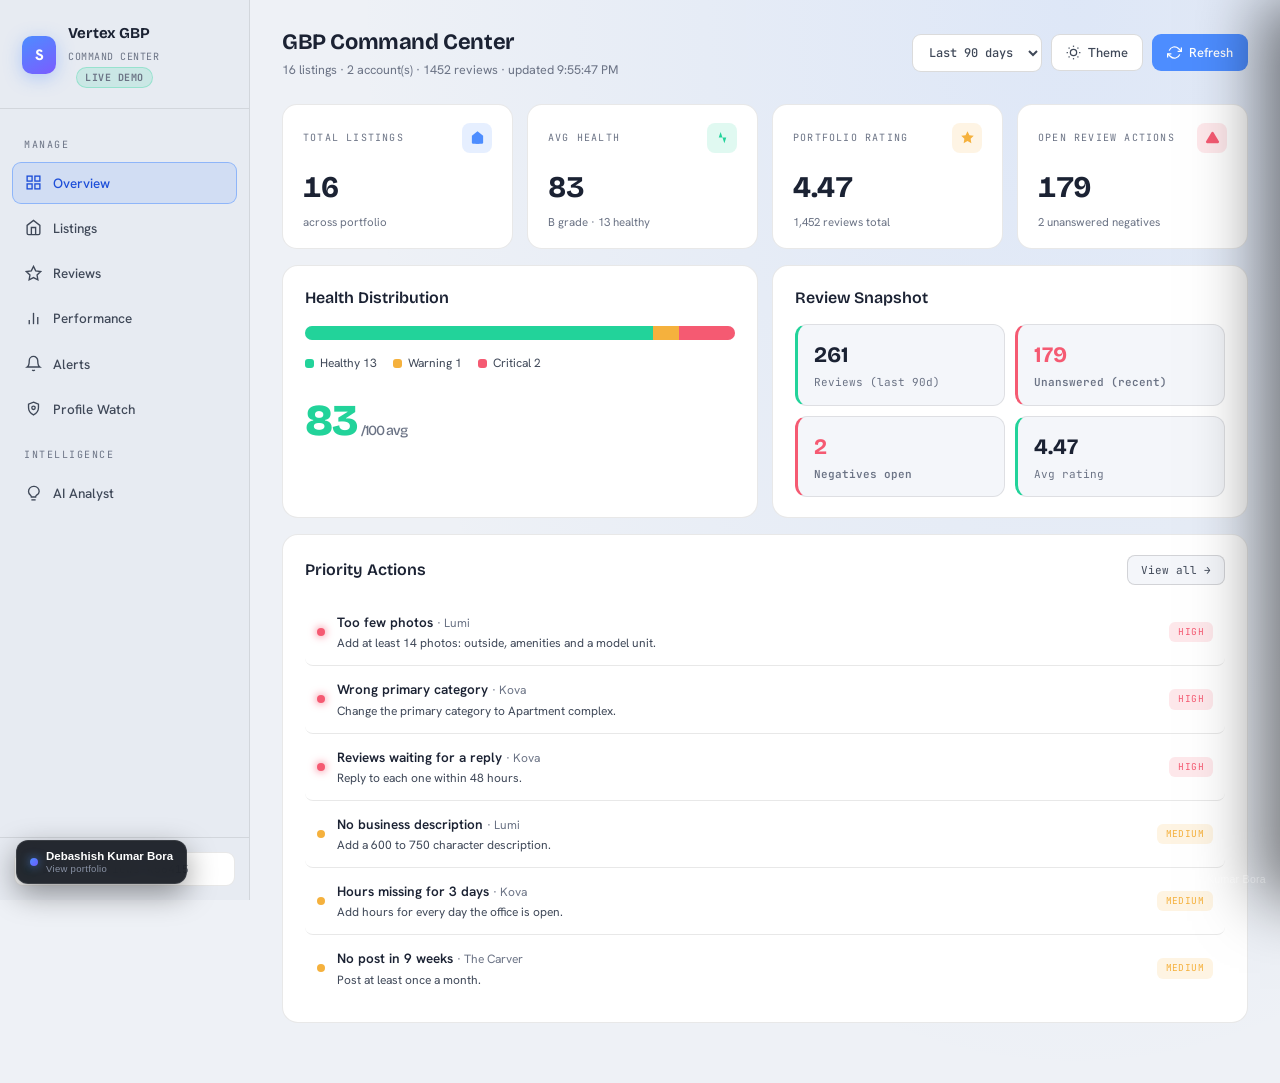
<file: demos/gbp-reviews-dashboard/index.html>
<!DOCTYPE html><html lang="en"><head>
<script src="../kit/mobile.js"></script>

<script>
/* Vertex Reviews Dashboard - demo data layer.
   Google Business Profile listings, reviews, and profile health for 16
   communities. Fictional sample data. No backend, no credentials.
   Concept and design by Debashish Kumar Bora. */
var GBPMOCK = (function(){
  var _s=56415; function rnd(){_s=(_s*1103515245+12345)&0x7fffffff;return _s/0x7fffffff;}
  function ri(a,b){return Math.floor(a+rnd()*(b-a+1));}
  function rf(a,b){return a+rnd()*(b-a);}
  var COMM=[
    {name:'Maple Ridge',city:'Minneapolis'},{name:'S\u014dl Lofts',city:'St. Paul'},{name:'Elmwood Lakes',city:'Bloomington'},
    {name:'MetroLine',city:'Minneapolis'},{name:'Cedar Meadows',city:'Edina'},{name:'Alto',city:'Richfield'},
    {name:'Lumi',city:'Minneapolis'},{name:'Kova',city:'Plymouth'},{name:'Forma',city:'St. Paul'},
    {name:'Quinn',city:'Maple Grove'},{name:'Harbor Cove',city:'Woodbury'},{name:'Clearwater Pointe',city:'Eagan'},
    {name:'The Mercer',city:'Minneapolis'},{name:'The Whitmore',city:'Roseville'},{name:'The Carver',city:'Shakopee'},{name:'The Seven',city:'Burnsville'}
  ];
  function slug(n){return n.toLowerCase().replace(/[^a-z0-9]+/g,'');}
  var POS=['Great location and the staff were super responsive.','Maintenance fixed my request same day. Love it here.','Quiet building, clean common areas, friendly neighbors.','Leasing team made move-in easy. Highly recommend.','Amenities are well kept and the gym is great.'];
  var NEG=['Parking has been a headache lately.','Took a while to get a callback about my application.','Hallway lighting could be better at night.','Rent went up more than I expected at renewal.'];
  function reviews(n, avg, answeredRate){
    var out=[];
    for(var i=0;i<n;i++){ var neg=rnd()>(avg-2.6); var stars=neg?ri(1,3):ri(4,5); var pool=stars>=4?POS:NEG;
      var replied=rnd()<answeredRate; out.push({ reviewer:['Jordan','Alex','Sam','Taylor','Casey','Morgan','Avery','Jamie'][ri(0,7)]+' '+['B.','K.','M.','R.','S.','T.'][ri(0,5)],
        stars:stars, ageDays:ri(1,120), comment:pool[ri(0,pool.length-1)], replied:replied, replyComment:replied?'Thanks for the feedback. Please reach out to the office so we can help.':'' }); }
    out.sort(function(a,b){return a.ageDays-b.ageDays;}); return out;
  }
  function issuesFor(name){
    if(name==='Kova') return [
      {sev:'high',title:'Wrong primary category',pillar:'Profile',detail:'Listed as Apartment building, which hides the standard hours editor, so Google fills in hours from other sites.',fix:'Change the primary category to Apartment complex.'},
      {sev:'high',title:'Reviews waiting for a reply',pillar:'Reviews',detail:'Four reviews from the last month have no reply, two of them negative.',fix:'Reply to each one within 48 hours.'},
      {sev:'medium',title:'Hours missing for 3 days',pillar:'Hours',detail:'Saturday, Sunday and Monday have no hours set.',fix:'Add hours for every day the office is open.'}];
    if(name==='Lumi') return [
      {sev:'high',title:'Too few photos',pillar:'Media',detail:'Only 6 photos. Listings with 20 or more tend to get more calls and direction requests.',fix:'Add at least 14 photos: outside, amenities and a model unit.'},
      {sev:'medium',title:'No business description',pillar:'Profile',detail:'The description is empty, so Google shows nothing about the community.',fix:'Add a 600 to 750 character description.'}];
    if(name==='The Carver') return [
      {sev:'medium',title:'No post in 9 weeks',pillar:'Posts',detail:'The last update went out 63 days ago.',fix:'Post at least once a month.'}];
    if(name==='Quinn'||name==='Alto') return [
      {sev:'low',title:'Posts are slowing down',pillar:'Posts',detail:'The last update went out '+(name==='Quinn'?41:38)+' days ago.',fix:'Post at least once a month.'}];
    return [];
  }
  function listing(c, idx){
    var poor=(c.name==='Kova'||c.name==='Lumi'), mid=(c.name==='The Carver');
    var score=poor?ri(52,63):mid?ri(70,76):ri(82,96);
    var grade=score>=90?'A':score>=80?'B':score>=70?'C':score>=60?'D':'F';
    var status=score>=80?'healthy':score>=65?'warning':'critical';
    var avg=Math.round((poor?rf(3.4,3.8):rf(4.2,4.8))*10)/10;
    var total=ri(42,140);
    var answeredRate=poor?rf(0.48,0.6):rf(0.88,0.98);
    var items=reviews(14, avg, answeredRate);
    if(c.name==='Kova'){ items.slice(0,4).forEach(function(r,i){ r.replied=false; r.replyComment=''; if(i<2){ r.stars=ri(1,2); r.comment=NEG[i]; } r.ageDays=ri(3,26); }); items.sort(function(a,b){return a.ageDays-b.ageDays;}); }
    var unanswered=Math.max(items.filter(function(r){return !r.replied;}).length, Math.round(total*(1-answeredRate)));
    var negOpen=items.filter(function(r){return r.stars<=3&&!r.replied;}).length;
    var last30=ri(3,9), last60=last30+ri(3,8), last90=last60+ri(3,7);
    var id='loc-'+idx;
    return { id:id, locId:id, title:c.name+' Apartments', name:c.name, address:ri(100,9999)+' Main St, '+c.city+', MN', phone:'(612) 555-'+String(1000+idx).slice(-4),
      website:'https://'+slug(c.name)+'apts.example', category:(c.name==='Kova')?'Apartment building':'Apartment complex', status:status,
      grade:grade, score:score, issues:issuesFor(c.name), mapsUri:'https://maps.google.com/?q='+slug(c.name),
      photoCount:c.name==='Lumi'?6:ri(18,60), postDays:mid?63:(c.name==='Quinn'?41:(c.name==='Alto'?38:ri(3,28))), hasDesc:c.name!=='Lumi', hoursCovered:c.name==='Kova'?4:7, specialHours:false,
      rating:avg, reviewCount:total, unanswered:unanswered,
      reviews:{ total:total, avg:avg, responseRate:Math.round((1-unanswered/Math.max(1,total))*100), unanswered:unanswered, recentNeg:negOpen, last30:last30, last60:last60, last90:last90 },
      _items:items };
  }
  var DASH=null;
  function dashboard(){
    if(DASH) return DASH;
    var listings=COMM.map(function(c,i){return listing(c,i);}).sort(function(a,b){return a.score-b.score;});
    function sum(f){return listings.reduce(function(a,l){return a+f(l);},0);}
    var totalReviews=sum(function(l){return l.reviews.total;});
    var summary={ total:listings.length, avgScore:Math.round(sum(function(l){return l.score;})/listings.length),
      critical:listings.filter(function(l){return l.status==='critical';}).length,
      warning:listings.filter(function(l){return l.status==='warning';}).length,
      healthy:listings.filter(function(l){return l.status==='healthy';}).length,
      negOpen:sum(function(l){return l.reviews.recentNeg;}),
      portfolioRating:Math.round(sum(function(l){return l.reviews.avg*l.reviews.total;})/Math.max(1,totalReviews)*100)/100,
      totalReviews:totalReviews, unanswered:sum(function(l){return l.reviews.unanswered;}),
      reviewsLast30:sum(function(l){return l.reviews.last30;}), reviewsLast60:sum(function(l){return l.reviews.last60;}), reviewsLast90:sum(function(l){return l.reviews.last90;}) };
    var alerts=[];
    listings.forEach(function(l){ l.issues.forEach(function(it){ if(it.sev!=='low') alerts.push({locId:l.locId, sev:it.sev, title:it.title, property:l.name, fix:it.fix, detail:it.detail}); }); });
    alerts.sort(function(a,b){return (a.sev==='high'?0:1)-(b.sev==='high'?0:1);});
    DASH={ summary:summary, accounts:2, updated:new Date().toISOString(), listings:listings, alerts:alerts, reviewApi:true, enableLink:'' };
    return DASH;
  }
  function locationReviews(locId){
    var l=dashboard().listings.filter(function(x){return x.locId===locId;})[0];
    if(!l) return { available:false, error:'Unknown listing.' };
    return { available:true, total:l.reviews.total, avg:l.reviews.avg, items:l._items };
  }
  var WATCHDATA={
    'Kova':{googleDiffs:[{field:'Hours, Sunday',mine:'Closed',google:'10 AM to 4 PM'}],pending:[],highlights:[{label:'Pool',risky:true},{label:'Pet friendly',risky:false}]},
    'Harbor Cove':{googleDiffs:[{field:'Phone',mine:'(612) 555-1010',google:'(612) 555-0199'}],pending:[],highlights:[{label:'Fitness center',risky:false},{label:'EV charging',risky:true}]},
    'Maple Ridge':{googleDiffs:[],pending:['Amenity: pool = No'],highlights:[{label:'Pool',risky:true},{label:'Dog park',risky:false}]},
    'Lumi':{googleDiffs:[],pending:['Description'],highlights:[{label:'Rooftop deck',risky:false}]}
  };
  function profileWatch(sel){
    var ids=[]; try{ ids=JSON.parse(sel||'[]'); }catch(e){ ids=[]; }
    var all=dashboard().listings; var pick=all.filter(function(l){return ids.indexOf(l.locId)>=0;}); if(!pick.length) pick=all;
    var items=pick.map(function(l){ var w=WATCHDATA[l.name]||{googleDiffs:[],pending:[],highlights:[{label:'Fitness center',risky:false},{label:'In-unit laundry',risky:false}]};
      return { locId:l.locId, title:l.title, mapsUri:l.mapsUri, googleDiffs:w.googleDiffs, pending:w.pending, highlights:w.highlights }; });
    return { scanned:items.length, googleChanges:items.filter(function(i){return i.googleDiffs.length;}).length, pendingCount:items.filter(function(i){return i.pending.length;}).length,
      flagged:items.reduce(function(a,i){return a+i.highlights.filter(function(h){return h.risky;}).length;},0), items:items };
  }
  function diagnose(title){
    var name=String(title||'').replace(/ Apartments$/,'');
    var w=WATCHDATA[name];
    var t='**'+esc2(title)+'** looks right on Google.';
    if(w&&w.googleDiffs.length) t='Google changed **'+esc2(w.googleDiffs[0].field)+'** on **'+esc2(title)+'** from "'+esc2(w.googleDiffs[0].mine)+'" to "'+esc2(w.googleDiffs[0].google)+'". If yours is right, reject the change in Business Profile Manager, then post an update so Google sees fresh activity.';
    else if(w&&w.pending.length) t='Your fix (**'+esc2(w.pending[0])+'**) is still waiting on Google. These usually go live within a few days; nothing else to do yet.';
    return { text:t+'\n\nIllustrative analysis for this demo, powered by '+MODEL+'.' };
  }
  function esc2(x){return String(x==null?'':x).replace(/[*_]/g,'');}
  function perf(){
    var rows=COMM.map(function(c){ return { title:c.name+' Apartments', views:ri(800,6000), viewsTrend:+rf(-15,35).toFixed(1), calls:ri(10,120), callsTrend:+rf(-20,40).toFixed(1), clicks:ri(40,400), clicksTrend:+rf(-10,30).toFixed(1), directions:ri(20,260), dirTrend:+rf(-12,28).toFixed(1) }; });
    rows.sort(function(a,b){return b.views-a.views;});
    return { rows:rows, range:'Last 30 days', totals:{views:rows.reduce(function(a,r){return a+r.views;},0), calls:rows.reduce(function(a,r){return a+r.calls;},0), clicks:rows.reduce(function(a,r){return a+r.clicks;},0), directions:rows.reduce(function(a,r){return a+r.directions;},0), viewsTrend:+(rows.reduce(function(a,r){return a+r.viewsTrend;},0)/rows.length).toFixed(1), callsTrend:+(rows.reduce(function(a,r){return a+r.callsTrend;},0)/rows.length).toFixed(1), clicksTrend:+(rows.reduce(function(a,r){return a+r.clicksTrend;},0)/rows.length).toFixed(1), dirTrend:+(rows.reduce(function(a,r){return a+r.dirTrend;},0)/rows.length).toFixed(1)} };
  }
  var MODEL='claude-opus-4-6';
  function themes(){
    return { title:'Review themes', status:'ok', source:'reviews', flaggedCount:3, pending:2, locId:'', mapsUri:'',
      highlights:['Responsive maintenance is the most praised theme.','Location and cleanliness come up often in 5 star reviews.'],
      praise:[{theme:'Maintenance response',count:42},{theme:'Location',count:31},{theme:'Cleanliness',count:24},{theme:'Leasing staff',count:19}],
      complaints:[{theme:'Parking',count:14},{theme:'Slow callback',count:9},{theme:'Renewal increases',count:7}],
      googleDiffs:[], enableLink:'' };
  }
  function aiAnalysis(mode,focus){
    var obj={ healthScore:79, grade:'B', headline:'Profiles are healthy except Kova and Lumi.',
      summary:'Fourteen of sixteen listings grade B or better. Kova is losing the hours editor to a category error and has unanswered reviews. Lumi is thin on photos and has no description.',
      metrics:(function(){var sm=dashboard().summary;return [{label:'Portfolio rating',value:sm.portfolioRating.toFixed(1),status:'good'},{label:'Unanswered reviews',value:String(sm.unanswered),status:'warn'},{label:'Listings graded D or F',value:String(sm.critical),status:'bad'},{label:'Total reviews',value:sm.totalReviews.toLocaleString(),status:'good'}];})(),
      priorities:[
        {severity:'high',title:'Fix Kova category',detail:'Kova is set to Apartment building, which removes the standard hours editor and pulls wrong hours from aggregators. Change it to Apartment complex.',impact:'restores hours control'},
        {severity:'high',title:'Answer Kova reviews',detail:'Four reviews from the last month are unanswered. Reply within 48 hours to protect the rating.',impact:'higher response rate'},
        {severity:'medium',title:'Add Lumi photos and description',detail:'Lumi has only 6 photos and no description. Add 20 or more photos and a full description.',impact:'more calls and clicks'}
      ],
      opportunities:[{title:'Post monthly',detail:'Several listings have not posted in over a month. A monthly post keeps profiles active.'}],
      wins:[{title:'Strong response rate',detail:'Most communities answer reviews quickly, which supports the 4.4 portfolio rating.'}],
      complaints:themes().complaints, praise:themes().praise, sentiment:{positive:78,neutral:14,negative:8}, recommendations:['Fix Kova category','Answer open reviews','Enrich Lumi profile'] };
    return { text: JSON.stringify(obj) };
  }
  function chat(a){
    var last=''; try{ var h=JSON.parse(a[1]||'[]'); for(var i=h.length-1;i>=0;i--){ if(h[i].role==='user'){last=(h[i].content||'').toLowerCase();break;} } }catch(e){}
    var body;
    if(/kova|hours|category/.test(last)) body='**Kova** is set to *Apartment building*, which hides the standard hours editor so Google pulls hours from aggregators. Switch it to *Apartment complex* and the hours editor comes back.';
    else if(/review|answer|respond|negative/.test(last)) body='You have open negative reviews at **Kova** and **Lumi**. Reply within 48 hours. I can draft responses for each if you want.';
    else if(/photo|lumi|description/.test(last)) body='**Lumi** has only 6 photos and no description. Add 20 or more photos and a full description to lift calls and clicks.';
    else body='Across 16 listings the portfolio rating is about **4.4**. The two that need work are **Kova** (category and unanswered reviews) and **Lumi** (photos and description).';
    return { text: body+'\n\nIllustrative analysis for this demo, powered by '+MODEL+'.' };
  }
  function route(fn,a){
    switch(fn){
      case 'getDashboardData': return dashboard();
      case 'getPerformanceData': return perf();
      case 'getProfileWatch': return profileWatch(a[1]);
      case 'diagnoseProfile': return diagnose(a[0]);
      case 'getLocationReviews': return locationReviews(a[0]);
      case 'getReviewThemes': return themes();
      case 'getAIAnalysis': return aiAnalysis(a[0],a[1]);
      case 'chatWithAI': return chat(a);
      case 'draftReviewReply': return { ok:true, draft:'Thank you for taking the time to share this. We are sorry to hear about the experience and would like to make it right. Please reach out to the leasing office at your convenience so we can help directly.', text:'Thank you for taking the time to share this. Please reach out to the office so we can help.' };
      case 'postReviewReply': return { ok:true };
      case 'getApiKeyStatus': return {set:true, masked:'sk-ant-demo'};
      case 'saveApiKey': return {ok:true};
      case 'clearApiKey': return {ok:true};
      case 'getLocationAttributes': return { attributes:[], ok:true };
      default: return {};
    }
  }
  return {route:route};
})();

// ---- google.script.run shim (Proxy chain) ----
(function(){
  function makeRunner(){
    var state={succ:null,fail:null};
    var proxy=new Proxy(function(){},{ get:function(t,prop){
      if(prop==='withSuccessHandler')return function(f){state.succ=f;return proxy;};
      if(prop==='withFailureHandler')return function(f){state.fail=f;return proxy;};
      if(prop==='withUserObject')return function(){return proxy;};
      return function(){ var args=[].slice.call(arguments); setTimeout(function(){ try{var r=GBPMOCK.route(prop,args); if(state.succ)state.succ(r);}catch(e){ if(state.fail)state.fail(e); } },130+Math.random()*160); };
    }});
    return proxy;
  }
  window.google=window.google||{}; window.google.script=window.google.script||{};
  Object.defineProperty(window.google.script,'run',{configurable:true,get:function(){return makeRunner();}});
  window.google.script.host=window.google.script.host||{close:function(){},setHeight:function(){}};
})();

</script><meta charset="UTF-8"><meta name="viewport" content="width=device-width,initial-scale=1">
<link rel="preconnect" href="https://fonts.googleapis.com"><link rel="preconnect" href="https://fonts.gstatic.com" crossorigin>
<link href="https://fonts.googleapis.com/css2?family=Bricolage+Grotesque:opsz,wght@12..96,400..800&family=Hanken+Grotesk:wght@400;500;600;700;800&family=JetBrains+Mono:wght@400;500&display=swap" rel="stylesheet">
<style>
:root{--bg:#0a0c11;--bg2:#0d1017;--surface:#13171f;--surface2:#1a1f2a;--surface3:#222837;--border:rgba(255,255,255,0.06);--border2:rgba(255,255,255,0.11);--accent:#4d8dff;--accent-soft:rgba(77,141,255,0.14);--accent-line:rgba(77,141,255,0.5);--emerald:#22d39a;--emerald-soft:rgba(34,211,154,0.14);--amber:#f5b13d;--amber-soft:rgba(245,177,61,0.14);--red:#f55a72;--red-soft:rgba(245,90,114,0.14);--text:#f1f3f8;--muted:#737c90;--muted2:#9aa3b6;--sidebar:250px;}
body.light{--bg:#eef1f6;--bg2:#e7ebf2;--surface:#ffffff;--surface2:#f4f6fa;--surface3:#e9edf3;--border:rgba(0,0,0,0.09);--border2:rgba(0,0,0,0.14);--text:#1b2233;--muted:#6b7385;--muted2:#3f4858;}
*{box-sizing:border-box;margin:0;padding:0;}html,body{height:100%;}
body{background:var(--bg);color:var(--text);font-family:"Hanken Grotesk",sans-serif;font-size:14px;line-height:1.5;-webkit-font-smoothing:antialiased;transition:background-color .25s,color .25s;}
.num{font-variant-numeric:tabular-nums;letter-spacing:-0.01em;}
.app{display:flex;min-height:100vh;}
.sidebar{width:var(--sidebar);flex-shrink:0;background:var(--bg2);border-right:1px solid var(--border);display:flex;flex-direction:column;position:fixed;top:0;bottom:0;left:0;z-index:10;}
.sb-brand{display:flex;align-items:center;gap:12px;padding:22px 22px 20px;border-bottom:1px solid var(--border);}
.sb-logo{width:38px;height:38px;border-radius:10px;background:linear-gradient(150deg,var(--accent),#7b5cff);display:flex;align-items:center;justify-content:center;font-weight:800;font-size:15px;color:#fff;box-shadow:0 4px 18px rgba(77,141,255,0.35);}
.sb-brand-txt b{font-family:"Bricolage Grotesque";font-weight:700;font-size:15px;letter-spacing:-0.2px;display:block;}
.sb-brand-txt span{font-family:"JetBrains Mono";font-size:10px;color:var(--muted);letter-spacing:0.5px;}
.sb-nav{padding:14px 12px;flex:1;display:flex;flex-direction:column;gap:3px;}
.sb-sec{font-family:"JetBrains Mono";font-size:10px;letter-spacing:1.5px;color:var(--muted);text-transform:uppercase;padding:14px 12px 7px;}
.nav-item{display:flex;align-items:center;gap:11px;padding:10px 12px;border-radius:9px;color:var(--muted2);cursor:pointer;font-size:13.5px;font-weight:500;border:1px solid transparent;position:relative;transition:all .15s;}
.nav-item:hover{background:var(--surface);color:var(--text);}
.nav-item.active{background:var(--accent-soft);color:#cfe0ff;border-color:var(--accent-line);}
body.light .nav-item.active{color:#1d4ed8;}
.nav-item svg{width:17px;height:17px;stroke:currentColor;fill:none;stroke-width:1.9;}
.sb-foot{padding:14px;border-top:1px solid var(--border);}
.sb-status{display:flex;align-items:center;gap:9px;font-family:"JetBrains Mono";font-size:11px;color:var(--muted2);padding:8px 10px;background:var(--surface);border-radius:9px;border:1px solid var(--border);}
.dot{width:8px;height:8px;border-radius:50%;background:var(--emerald);box-shadow:0 0 8px var(--emerald);}
.main{flex:1;margin-left:var(--sidebar);padding:26px 32px 60px;position:relative;overflow:hidden;}
.main::before{content:"";position:absolute;inset:0;pointer-events:none;background:radial-gradient(ellipse 70% 100% at 80% 0,rgba(77,141,255,0.10),transparent);}
.topbar{display:flex;align-items:center;justify-content:space-between;margin-bottom:24px;position:relative;flex-wrap:wrap;gap:12px;}
.page-title{font-family:"Bricolage Grotesque";font-weight:700;font-size:22px;letter-spacing:-0.4px;}
.page-sub{font-size:12.5px;color:var(--muted);margin-top:2px;}
.tb-actions{display:flex;gap:9px;align-items:center;}
.btn{display:inline-flex;align-items:center;gap:7px;background:var(--surface);border:1px solid var(--border2);color:var(--muted2);border-radius:9px;padding:9px 14px;font-size:13px;font-weight:500;font-family:inherit;cursor:pointer;transition:all .15s;}
.btn:hover{background:var(--surface2);color:var(--text);}
.btn.primary{background:var(--accent);color:#fff;border-color:transparent;}.btn.primary:hover{background:#3d7bf0;}
.btn svg{width:15px;height:15px;stroke:currentColor;fill:none;stroke-width:2;}
.kpis{display:grid;grid-template-columns:repeat(4,1fr);gap:14px;margin-bottom:16px;position:relative;}
.kpi{background:var(--surface);border:1px solid var(--border);border-radius:15px;padding:18px 20px;}
.kpi-top{display:flex;align-items:center;justify-content:space-between;margin-bottom:12px;}
.kpi-label{font-family:"JetBrains Mono";font-size:10px;letter-spacing:1.2px;text-transform:uppercase;color:var(--muted);}
.kpi-ic{width:30px;height:30px;border-radius:8px;display:flex;align-items:center;justify-content:center;background:var(--accent-soft);}
.kpi-ic svg{width:15px;height:15px;stroke:var(--accent);fill:var(--accent);stroke-width:0;}
.kpi-ic.green{background:var(--emerald-soft);}.kpi-ic.green svg{stroke:var(--emerald);fill:var(--emerald);}
.kpi-ic.amber{background:var(--amber-soft);}.kpi-ic.amber svg{stroke:var(--amber);fill:var(--amber);}
.kpi-ic.red{background:var(--red-soft);}.kpi-ic.red svg{stroke:var(--red);fill:var(--red);}
.kpi-ic.blue svg{stroke:var(--accent);fill:var(--accent);}
.kpi-val{font-family:"Bricolage Grotesque";font-weight:700;font-size:30px;letter-spacing:-0.5px;}
.kpi-meta{font-size:11.5px;color:var(--muted);margin-top:3px;}
.card{background:var(--surface);border:1px solid var(--border);border-radius:16px;padding:20px 22px;position:relative;}
.card-head{display:flex;align-items:center;justify-content:space-between;margin-bottom:14px;flex-wrap:wrap;gap:10px;}
.card-title{font-family:"Bricolage Grotesque";font-weight:600;font-size:16px;}
.filters{display:flex;gap:7px;flex-wrap:wrap;}
.fbtn{padding:7px 13px;font-family:"JetBrains Mono";font-size:11px;background:var(--surface2);border:1px solid var(--border2);color:var(--muted2);border-radius:8px;cursor:pointer;transition:all .15s;}
.fbtn:hover{color:var(--text);}.fbtn.active{background:var(--accent);color:#fff;border-color:transparent;}
.search{width:100%;background:var(--surface2);border:1px solid var(--border2);border-radius:11px;padding:11px 15px;color:var(--text);font-family:inherit;font-size:14px;margin-bottom:16px;}
.search::placeholder{color:var(--muted);}.search:focus{outline:none;border-color:var(--accent-line);}
.tbl{width:100%;}
.th{display:grid;grid-template-columns:2.4fr 1.6fr 0.9fr 0.8fr 1fr 1fr;gap:12px;padding:10px 12px;border-bottom:1px solid var(--border);font-family:"JetBrains Mono";font-size:10px;letter-spacing:0.8px;text-transform:uppercase;color:var(--muted);}
.tr{display:grid;grid-template-columns:2.4fr 1.6fr 0.9fr 0.8fr 1fr 1fr;gap:12px;padding:14px 12px;border-bottom:1px solid var(--border);align-items:center;cursor:pointer;transition:background .12s;border-radius:8px;}
.tr:hover{background:var(--surface2);}
.th.th-rev,.tr.rev{grid-template-columns:2.2fr 0.8fr 0.9fr 1fr 1.1fr 1fr;}
.th.th-perf,.tr.perf{grid-template-columns:2.4fr 1.3fr 1.1fr 1.2fr 1.2fr;}
.tr.perf{cursor:default;}
.name{font-weight:600;font-size:14px;letter-spacing:-0.2px;}
.cat{font-size:12px;color:var(--muted2);}
.sub{font-family:"JetBrains Mono";font-size:12px;color:var(--muted2);}
.sub .sub{font-size:11px;}
.ok{color:var(--emerald);font-family:"JetBrains Mono";font-size:12.5px;font-weight:600;}
.warn{color:var(--amber);font-family:"JetBrains Mono";font-size:12.5px;font-weight:600;}
.bad{color:var(--red);font-family:"JetBrains Mono";font-size:12.5px;font-weight:600;}
.pill{display:inline-block;font-family:"JetBrains Mono";font-size:9.5px;padding:3px 9px;border-radius:6px;letter-spacing:0.4px;text-transform:uppercase;}
.pill.green{background:var(--emerald-soft);color:var(--emerald);}.pill.amber{background:var(--amber-soft);color:var(--amber);}.pill.red{background:var(--red-soft);color:var(--red);}.pill.blue{background:var(--accent-soft);color:var(--accent);}
.stars{display:inline-flex;gap:1px;}.star{color:var(--surface3);font-size:14px;line-height:1;}.star.on{color:var(--amber);}
.trend{font-family:"JetBrains Mono";font-size:11px;font-weight:500;margin-left:4px;}
.trend.up{color:var(--emerald);}.trend.down{color:var(--red);}
.score-wrap{display:flex;align-items:center;gap:9px;}
.score-bar{flex:1;height:6px;border-radius:4px;background:var(--surface3);overflow:hidden;}
.score-fill{height:100%;border-radius:4px;}
.score-num{font-family:"Bricolage Grotesque";font-weight:700;font-size:15px;min-width:26px;}
.empty{color:var(--muted);font-family:"JetBrains Mono";font-size:12px;padding:26px 0;text-align:center;}
.two-col{display:grid;grid-template-columns:1fr 1fr;gap:14px;}
.mini-grid{display:grid;grid-template-columns:1fr 1fr;gap:10px;}
.mini{background:var(--surface2);border:1px solid var(--border);border-radius:12px;padding:14px 16px;border-left:3px solid var(--muted);}
.mini.good{border-left-color:var(--emerald);}.mini.warn{border-left-color:var(--amber);}.mini.bad{border-left-color:var(--red);}
.mini-v{font-family:"Bricolage Grotesque";font-weight:700;font-size:22px;}
.mini-l{font-size:11px;color:var(--muted);font-family:"JetBrains Mono";margin-top:2px;}
.distbar{display:flex;height:14px;border-radius:8px;overflow:hidden;margin-bottom:14px;background:var(--surface3);}
.distbar div{height:100%;}
.distlegend{display:flex;gap:16px;flex-wrap:wrap;font-size:12px;color:var(--muted2);}
.distlegend span{display:flex;align-items:center;gap:6px;}.distlegend i{width:9px;height:9px;border-radius:3px;display:inline-block;}
.bigscore{font-family:"Bricolage Grotesque";font-weight:800;font-size:44px;margin-top:16px;letter-spacing:-1px;}
.bigscore span{font-size:14px;color:var(--muted);font-weight:500;margin-left:4px;}
.alert-row{display:flex;align-items:center;gap:12px;padding:13px 12px;border-bottom:1px solid var(--border);cursor:pointer;border-radius:8px;transition:background .12s;}
.alert-row:hover{background:var(--surface2);}.alert-row:last-child{border-bottom:none;}
.alert-sev{width:8px;height:8px;border-radius:50%;flex-shrink:0;}
.alert-sev.high{background:var(--red);box-shadow:0 0 8px var(--red);}.alert-sev.medium{background:var(--amber);}.alert-sev.low{background:var(--accent);}
.alert-body{flex:1;min-width:0;}
.alert-title{font-size:13.5px;font-weight:600;}
.alert-prop{color:var(--muted);font-weight:400;font-size:12px;}
.alert-detail{font-size:12px;color:var(--muted2);margin-top:2px;}
.loading{display:flex;flex-direction:column;align-items:center;justify-content:center;padding:70px 0;gap:16px;}
.spin{width:40px;height:40px;border:3px solid var(--surface3);border-top-color:var(--accent);border-radius:50%;animation:sp .8s linear infinite;}@keyframes sp{to{transform:rotate(360deg);}}
.loading p{color:var(--muted2);font-size:13.5px;}
.err-card{background:var(--red-soft);border:1px solid rgba(245,90,114,0.3);border-radius:14px;padding:20px 22px;}
.err-card h4{color:var(--red);font-family:"Bricolage Grotesque";font-size:15px;margin-bottom:6px;display:flex;align-items:center;gap:8px;}
.err-card h4 svg{width:18px;height:18px;stroke:var(--red);fill:none;stroke-width:2;}
.err-card p{font-size:13px;color:var(--muted2);line-height:1.6;}.err-card a{color:var(--accent);text-decoration:none;font-weight:600;}.err-card a:hover{text-decoration:underline;}
.drawer-mask{position:fixed;inset:0;background:rgba(4,6,10,0.6);opacity:0;pointer-events:none;transition:opacity .2s;z-index:40;}
.drawer-mask.open{opacity:1;pointer-events:auto;}
.drawer{position:fixed;top:0;right:0;bottom:0;width:460px;max-width:94vw;background:var(--bg2);border-left:1px solid var(--border2);transform:translateX(100%);transition:transform .28s cubic-bezier(.4,0,.2,1);z-index:41;display:flex;flex-direction:column;box-shadow:-20px 0 60px rgba(0,0,0,0.5);}
.drawer.open{transform:translateX(0);}
#drawerInner{display:flex;flex-direction:column;height:100%;min-height:0;}
.dr-head{padding:24px 26px 18px;border-bottom:1px solid var(--border);position:relative;flex-shrink:0;}
.dr-close{position:absolute;top:20px;right:22px;width:32px;height:32px;border-radius:9px;background:var(--surface2);border:1px solid var(--border2);color:var(--muted);cursor:pointer;display:flex;align-items:center;justify-content:center;}
.dr-close:hover{color:var(--text);}.dr-close svg{width:16px;height:16px;stroke:currentColor;fill:none;stroke-width:2;}
.dr-name{font-family:"Bricolage Grotesque";font-weight:700;font-size:20px;letter-spacing:-0.3px;padding-right:40px;}
.dr-addr{font-size:12.5px;color:var(--muted2);margin-top:5px;}
.dr-scorebox{display:flex;align-items:center;gap:16px;margin-top:18px;}
.dr-ring{position:relative;width:78px;height:78px;flex-shrink:0;}.dr-ring svg{width:78px;height:78px;}
.dr-ring .rn{position:absolute;inset:0;display:flex;flex-direction:column;align-items:center;justify-content:center;}
.dr-ring .rn b{font-family:"Bricolage Grotesque";font-size:22px;line-height:1;}.dr-ring .rn span{font-family:"JetBrains Mono";font-size:9px;color:var(--muted);letter-spacing:1px;}
.dr-quick{flex:1;display:grid;grid-template-columns:1fr 1fr;gap:5px 14px;}
.dr-quick .q{display:flex;justify-content:space-between;font-size:12px;}.dr-quick .q .k{color:var(--muted);}.dr-quick .q .v{font-family:"JetBrains Mono";font-size:11.5px;}
.dr-links{display:flex;gap:8px;margin-top:14px;}
.dr-link{flex:1;text-align:center;background:var(--surface);border:1px solid var(--border2);border-radius:10px;padding:9px;font-size:12px;color:var(--muted2);text-decoration:none;transition:all .15s;}
.dr-link:hover{color:var(--text);border-color:var(--accent);}
.dr-body{flex:1;min-height:0;overflow-y:auto;padding:20px 26px 40px;}
.dr-sec{font-family:"JetBrains Mono";font-size:10px;letter-spacing:1.2px;text-transform:uppercase;color:var(--muted);margin:6px 0 12px;}
.issue{background:var(--surface);border:1px solid var(--border);border-radius:12px;padding:14px 16px;margin-bottom:10px;border-left:3px solid var(--muted);}
.issue.high{border-left-color:var(--red);}.issue.medium{border-left-color:var(--amber);}.issue.low{border-left-color:var(--accent);}
.issue-top{display:flex;align-items:center;gap:8px;margin-bottom:5px;flex-wrap:wrap;}
.issue-title{font-weight:600;font-size:13.5px;}
.pillar{font-family:"JetBrains Mono";font-size:9px;letter-spacing:0.5px;text-transform:uppercase;color:var(--muted);border:1px solid var(--border2);border-radius:5px;padding:2px 6px;}
.issue-detail{font-size:12.5px;color:var(--muted2);line-height:1.6;margin-bottom:8px;}
.issue-fix{font-family:"JetBrains Mono";font-size:11px;color:var(--emerald);display:flex;align-items:center;gap:6px;}
.issue-fix svg{width:13px;height:13px;stroke:var(--emerald);fill:none;stroke-width:2;}
.dr-perfect{text-align:center;padding:30px 0;color:var(--emerald);}
.dr-perfect svg{width:44px;height:44px;stroke:var(--emerald);fill:none;stroke-width:1.6;margin-bottom:10px;}
.ai-wrap{display:flex;flex-direction:column;gap:16px;}
.ai-controls{padding:18px 20px;}
.ai-ctl-row{display:flex;gap:10px;align-items:center;flex-wrap:wrap;}
.ai-modes{display:flex;gap:6px;flex-wrap:wrap;}
.ai-mode{padding:9px 14px;font-size:12.5px;background:var(--surface2);border:1px solid var(--border2);color:var(--muted2);border-radius:9px;cursor:pointer;font-family:inherit;transition:all .15s;}
.ai-mode:hover{color:var(--text);}.ai-mode.active{background:var(--accent);color:#fff;border-color:transparent;}
.msel{background:var(--surface2);border:1px solid var(--border2);border-radius:9px;color:var(--text);font-family:"JetBrains Mono";font-size:12px;padding:9px 12px;cursor:pointer;}
.msel:focus{outline:none;border-color:var(--accent-line);}
.ai-key{margin-top:14px;display:flex;align-items:center;gap:8px;flex-wrap:wrap;font-family:"JetBrains Mono";font-size:11px;color:var(--muted);}
.ai-key-input{background:var(--surface2);border:1px solid var(--border2);border-radius:8px;color:var(--text);font-family:"JetBrains Mono";font-size:12px;padding:7px 10px;width:200px;}
.ai-key-input:focus{outline:none;border-color:var(--accent-line);}
.ai-empty{text-align:center;padding:50px 20px;}
.ai-empty-ic{width:56px;height:56px;border-radius:16px;background:linear-gradient(135deg,var(--accent),#6c5cff);display:flex;align-items:center;justify-content:center;margin:0 auto 14px;box-shadow:0 8px 26px rgba(77,141,255,0.4);}
.ai-empty-ic svg{width:28px;height:28px;stroke:#fff;fill:none;stroke-width:1.7;}
.ai-empty h3{font-family:"Bricolage Grotesque";font-size:18px;margin-bottom:6px;}.ai-empty p{color:var(--muted);font-size:13px;max-width:420px;margin:0 auto;line-height:1.6;}
.ai-loading{text-align:center;padding:50px 0;}.ai-loading p{color:var(--muted2);margin-top:12px;font-size:13.5px;}
.ai-typing{display:inline-flex;gap:4px;}.ai-typing span{width:7px;height:7px;border-radius:50%;background:var(--muted);animation:typing 1.2s infinite;}.ai-typing span:nth-child(2){animation-delay:.2s;}.ai-typing span:nth-child(3){animation-delay:.4s;}@keyframes typing{0%,60%,100%{opacity:.3;transform:translateY(0);}30%{opacity:1;transform:translateY(-4px);}}
.ai-report-box{background:var(--surface);border:1px solid var(--border);border-radius:16px;padding:24px 26px;}
.ai-hero{display:flex;gap:26px;align-items:center;margin-bottom:20px;flex-wrap:wrap;}
.ai-score{position:relative;width:130px;height:130px;flex-shrink:0;}.ai-score svg{width:130px;height:130px;}
.ai-score-num{position:absolute;inset:0;display:flex;flex-direction:column;align-items:center;justify-content:center;}
.ai-score-num .sn{font-size:38px;font-weight:800;font-family:"Bricolage Grotesque";line-height:1;}.ai-score-num .sl{font-size:10px;letter-spacing:2px;color:var(--muted);margin-top:4px;font-family:"JetBrains Mono";}
.ai-hero-txt{flex:1;min-width:240px;}
.ai-grade{display:inline-block;font-size:11px;font-weight:700;letter-spacing:1px;padding:4px 12px;border-radius:20px;margin-bottom:10px;font-family:"JetBrains Mono";}
.ai-headline{font-family:"Bricolage Grotesque";font-size:21px;font-weight:600;line-height:1.3;margin-bottom:8px;}
.ai-summary{font-size:14px;color:var(--muted2);line-height:1.65;}
.ai-metrics{display:grid;grid-template-columns:repeat(auto-fit,minmax(130px,1fr));gap:12px;margin-bottom:6px;}
.ai-metric{background:var(--surface2);border:1px solid var(--border);border-radius:13px;padding:16px 18px;}
.ai-metric-v{font-size:22px;font-weight:700;font-family:"Bricolage Grotesque";letter-spacing:-0.3px;}
.ai-metric-l{font-size:11.5px;color:var(--muted);margin-top:3px;font-family:"JetBrains Mono";text-transform:uppercase;letter-spacing:0.5px;}
.ai-sec-title{display:flex;align-items:center;gap:9px;font-family:"Bricolage Grotesque";font-size:16px;font-weight:600;margin:22px 0 12px;}
.ai-sec-title svg{width:19px;height:19px;stroke:var(--amber);fill:none;stroke-width:1.8;}.ai-sec-title.green svg{stroke:var(--emerald);}.ai-sec-title.blue svg{stroke:var(--accent);}
.ai-chat{padding:0;overflow:hidden;}
.ai-chat-head{padding:16px 20px;border-bottom:1px solid var(--border);font-family:"Bricolage Grotesque";font-weight:600;font-size:15px;}
.ai-chat-body{max-height:360px;overflow-y:auto;padding:18px 20px;display:flex;flex-direction:column;gap:12px;}
.chat-hint2{color:var(--muted);font-family:"JetBrains Mono";font-size:11px;text-align:center;padding:10px;}
.chat-row{display:flex;}.chat-row.user{justify-content:flex-end;}
.chat-msg{max-width:82%;padding:11px 14px;border-radius:14px;font-size:13.5px;line-height:1.6;}
.chat-row.user .chat-msg{background:linear-gradient(135deg,var(--accent),#5b78ff);color:#fff;border-top-right-radius:4px;}
.chat-row.ai .chat-msg{background:var(--surface2);border:1px solid var(--border);border-top-left-radius:4px;color:var(--muted2);}
.chat-msg b{color:var(--text);font-weight:600;}.chat-row.user .chat-msg b{color:#fff;}
.chat-msg ul{margin:6px 0;padding-left:18px;}.chat-msg li{margin:3px 0;}.chat-msg h4{margin:8px 0 4px;color:var(--accent);font-family:"Bricolage Grotesque";font-size:13.5px;}.chat-msg p{margin:5px 0;}.chat-msg p:first-child{margin-top:0;}
.ai-chat-input{display:flex;gap:8px;padding:12px 16px;border-top:1px solid var(--border);align-items:center;}
.ai-chat-input input{flex:1;background:var(--surface2);border:1px solid var(--border2);border-radius:11px;padding:11px 14px;color:var(--text);font-family:inherit;font-size:13.5px;}
.ai-chat-input input:focus{outline:none;border-color:var(--accent-line);}
.chat-send{width:40px;height:40px;border-radius:10px;border:none;background:var(--accent);color:#fff;cursor:pointer;display:flex;align-items:center;justify-content:center;flex-shrink:0;}
.chat-send:hover{background:#5b78ff;}.chat-send svg{width:17px;height:17px;stroke:#fff;fill:none;stroke-width:2;}
@media(max-width:1000px){.kpis{grid-template-columns:repeat(2,1fr);}.two-col{grid-template-columns:1fr;}.sidebar{display:none;}.main{margin-left:0;padding:20px;}.th .hide,.tr .hide{display:none;}.th,.tr,.th.th-rev,.tr.rev{grid-template-columns:2fr 1fr 1fr 1fr;}.th.th-perf,.tr.perf{grid-template-columns:2fr 1fr 1fr;}}
.rangesel{padding:9px 12px;cursor:pointer;font-family:"JetBrains Mono";font-size:12px;}
.range-custom{display:none;align-items:center;gap:6px;}
.range-custom.show{display:flex;}
.range-custom input[type=date]{background:var(--surface);border:1px solid var(--border2);border-radius:8px;color:var(--text);font-family:"JetBrains Mono";font-size:11.5px;padding:8px 10px;color-scheme:dark;}
body.light .range-custom input[type=date]{color-scheme:light;}
.rdist{margin-bottom:6px;}
.rdist-row{display:flex;align-items:center;gap:10px;margin-bottom:6px;font-family:"JetBrains Mono";font-size:11.5px;color:var(--muted2);}
.rdist-row .rk{width:34px;flex-shrink:0;}
.rdist-bar{flex:1;height:8px;border-radius:5px;background:var(--surface3);overflow:hidden;}
.rdist-bar div{height:100%;border-radius:5px;background:var(--amber);}
.rdist-row .rc{width:34px;text-align:right;flex-shrink:0;}
.rev-filter{display:flex;gap:6px;margin:14px 0 10px;flex-wrap:wrap;align-items:center;justify-content:space-between;}
.sort-toggle{display:flex;gap:6px;}
.batch-bar{display:flex;gap:8px;align-items:center;flex-wrap:wrap;background:var(--surface2);border:1px solid var(--border2);border-radius:11px;padding:10px 12px;margin-bottom:12px;}
.rev-item{background:var(--surface);border:1px solid var(--border);border-radius:12px;padding:14px 16px;margin-bottom:10px;}
.rev-item.unanswered{border-left:3px solid var(--red);}
.rev-item.answered{border-left:3px solid var(--emerald);}
.rev-head{display:flex;align-items:center;justify-content:space-between;gap:8px;margin-bottom:5px;}
.rev-who{font-weight:600;font-size:13.5px;}
.rev-when{font-family:"JetBrains Mono";font-size:10.5px;color:var(--muted);}
.rev-comment{font-size:13px;color:var(--muted2);line-height:1.6;margin:6px 0;}
.rev-reply{background:var(--surface2);border-radius:9px;padding:10px 12px;margin-top:8px;font-size:12.5px;color:var(--muted2);line-height:1.55;border-left:2px solid var(--emerald);}
.rev-reply b{color:var(--emerald);font-size:10px;font-family:"JetBrains Mono";letter-spacing:0.5px;text-transform:uppercase;display:block;margin-bottom:3px;}
.rev-actions{display:flex;gap:8px;margin-top:10px;align-items:center;flex-wrap:wrap;}
.rbtn{font-family:"JetBrains Mono";font-size:11px;padding:7px 12px;border-radius:8px;border:1px solid var(--border2);background:var(--surface2);color:var(--muted2);cursor:pointer;display:inline-flex;align-items:center;gap:6px;}
.rbtn:hover{color:var(--text);}
.rbtn.ai{border-color:var(--accent-line);color:var(--accent);}
.rbtn.post{background:var(--emerald);color:#04120d;border-color:transparent;font-weight:600;}
.rbtn svg{width:13px;height:13px;stroke:currentColor;fill:none;stroke-width:2;}
.rdraft{margin-top:10px;}
.rdraft textarea{width:100%;background:var(--surface2);border:1px solid var(--border2);border-radius:10px;color:var(--text);font-family:inherit;font-size:13px;padding:11px 13px;resize:vertical;min-height:84px;line-height:1.55;}
.rdraft textarea:focus{outline:none;border-color:var(--accent-line);}
.rmsg{font-family:"JetBrains Mono";font-size:11px;margin-left:4px;}
.theme-panel{margin-top:2px;}
.sentiment{display:flex;height:12px;border-radius:7px;overflow:hidden;margin:4px 0 6px;background:var(--surface3);}
.sentiment div{height:100%;}
.slegend{display:flex;gap:16px;flex-wrap:wrap;font-size:11.5px;color:var(--muted2);font-family:"JetBrains Mono";margin-bottom:4px;}
.slegend i{width:9px;height:9px;border-radius:3px;display:inline-block;margin-right:5px;}
.theme-count{font-family:"JetBrains Mono";font-size:10px;color:var(--muted);border:1px solid var(--border2);border-radius:20px;padding:2px 8px;margin-left:auto;}
.theme-eg{font-size:11.5px;color:var(--muted);font-style:italic;margin-top:6px;padding-left:10px;border-left:2px solid var(--border2);}
/* ===== PROFILE WATCH ===== */
/* ===== PROFILE WATCH ===== */
.page-sub{font-size:12.5px;color:var(--muted);}
.wcard{background:var(--surface2);border:1px solid var(--border);border-radius:13px;padding:15px 17px;margin-bottom:11px;border-left:3px solid var(--muted);cursor:pointer;}
.wcard.review{border-left-color:var(--red);}
.wcard.pending{border-left-color:var(--amber);}
.wcard-h{display:flex;align-items:center;justify-content:space-between;gap:10px;margin-bottom:8px;flex-wrap:wrap;}
.wtitle{font-weight:600;font-size:14.5px;}
.wdiffs{display:flex;flex-direction:column;gap:8px;margin-bottom:10px;}
.wdiff{background:var(--surface);border:1px solid var(--border);border-radius:10px;padding:9px 12px;}
.wdf{font-family:"JetBrains Mono";font-size:10.5px;letter-spacing:.5px;text-transform:uppercase;color:var(--muted);margin-bottom:4px;}
.wdv{display:flex;align-items:center;gap:10px;flex-wrap:wrap;font-size:12.5px;}
.wmine{color:var(--muted2);}
.wgoogle{color:var(--red);font-weight:600;}
.warr{color:var(--muted);}
.wpending{font-family:"JetBrains Mono";font-size:11.5px;color:var(--amber);margin-bottom:10px;}
.wactions{display:flex;gap:8px;flex-wrap:wrap;}
.wrow{display:flex;align-items:center;gap:14px;padding:12px;border-bottom:1px solid var(--border);cursor:pointer;border-radius:8px;flex-wrap:wrap;}
.wrow:hover{background:var(--surface2);}
.wname{font-weight:600;font-size:13.5px;min-width:150px;}
.wchips{display:flex;flex-wrap:wrap;gap:6px;flex:1;}
.wchip{font-family:"JetBrains Mono";font-size:10.5px;padding:3px 9px;border-radius:6px;background:var(--surface3);color:var(--muted2);}
.wchip.risky{background:var(--amber-soft);color:var(--amber);font-weight:600;}
a.rbtn{text-decoration:none;display:inline-flex;align-items:center;}
.wp-grid{display:grid;grid-template-columns:repeat(auto-fill,minmax(210px,1fr));gap:8px;}
.wp-item{display:flex;align-items:center;gap:9px;padding:10px 12px;background:var(--surface2);border:1px solid var(--border2);border-radius:10px;cursor:pointer;font-size:13px;}
.wp-item.on{border-color:var(--accent-line);background:var(--accent-soft);}
.wp-item input{width:15px;height:15px;accent-color:var(--accent);flex:0 0 auto;}
.wp-item span{overflow:hidden;text-overflow:ellipsis;white-space:nowrap;}

</style><title>Vertex Reviews Dashboard - Demo</title><style id="dkb-phone">
.dkb-strip{--dkb-strip-bg:var(--bg);--dkb-strip-line:var(--border);--dkb-chip-line:var(--border2);--dkb-chip-fg:var(--muted2);--dkb-chip-on-fg:#fff;--dkb-x-bg:var(--panel2,rgba(255,255,255,.08));--dkb-chip-on-bg:var(--accent);--dkb-chip-font:"Hanken Grotesk",sans-serif}
@media (max-width:1000px){
  .main{min-width:0;overflow:visible;overflow-x:clip}
  .dkb-strip{margin:0 -20px 18px}
  .kpis{grid-template-columns:repeat(2,minmax(0,1fr))}
  .kpi,.card,.two-col>*{min-width:0}
  .two-col{grid-template-columns:minmax(0,1fr)}
  .th.th-rev,.tr.rev{grid-template-columns:minmax(0,2fr) repeat(4,minmax(0,1fr))}
  .th.th-perf,.tr.perf{grid-template-columns:minmax(0,2fr) repeat(3,minmax(0,1fr))}
}
@media (max-width:760px){
  .main{padding:14px 14px 90px}
  .topbar{margin-bottom:0;padding-bottom:12px;gap:10px}
  .topbar>div:first-child{flex:1 1 100%;min-width:0}
  .page-title{font-size:20px}
  .page-sub{font-size:12px}
  .tb-actions{flex:1 1 auto;width:calc(100% + 28px);display:flex;flex-wrap:nowrap;overflow-x:auto;scrollbar-width:none;gap:8px;margin:0 -14px;padding:0 14px 2px}
  .tb-actions::-webkit-scrollbar{display:none}
  .tb-actions>*{flex:none}
  .dkb-strip{margin:0 -14px 14px}
  .kpis{gap:10px}
  .kpi{padding:14px 15px}
  .card{padding:16px}
  .dkb-tw>.tbl{min-width:560px}
  .drawer{width:100%;max-width:none}
}
</style>
</head>
<body>
<div class="app">
<aside class="sidebar">
<div class="sb-brand"><div class="sb-logo">S</div><div class="sb-brand-txt"><b>Vertex GBP</b><span>COMMAND CENTER</span></div></div>
<nav class="sb-nav">
<div class="sb-sec">Manage</div>
<div class="nav-item active" data-view="overview"><svg viewBox="0 0 24 24"><rect x="3" y="3" width="7" height="7"/><rect x="14" y="3" width="7" height="7"/><rect x="14" y="14" width="7" height="7"/><rect x="3" y="14" width="7" height="7"/></svg>Overview</div>
<div class="nav-item" data-view="listings"><svg viewBox="0 0 24 24"><path d="M3 9l9-7 9 7v11a2 2 0 0 1-2 2H5a2 2 0 0 1-2-2z"/><path d="M9 22V12h6v10"/></svg>Listings</div>
<div class="nav-item" data-view="reviews"><svg viewBox="0 0 24 24"><polygon points="12 2 15.09 8.26 22 9.27 17 14.14 18.18 21.02 12 17.77 5.82 21.02 7 14.14 2 9.27 8.91 8.26 12 2"/></svg>Reviews</div>
<div class="nav-item" data-view="performance"><svg viewBox="0 0 24 24"><line x1="18" y1="20" x2="18" y2="10"/><line x1="12" y1="20" x2="12" y2="4"/><line x1="6" y1="20" x2="6" y2="14"/></svg>Performance</div>
<div class="nav-item" data-view="alerts"><svg viewBox="0 0 24 24"><path d="M18 8a6 6 0 0 0-12 0c0 7-3 9-3 9h18s-3-2-3-9"/><path d="M13.73 21a2 2 0 0 1-3.46 0"/></svg>Alerts</div>
<div class="nav-item" data-view="watch"><svg viewBox="0 0 24 24"><path d="M12 3l7 3v5c0 4.5-3 8-7 10-4-2-7-5.5-7-10V6z"/><circle cx="12" cy="11" r="2.4"/></svg>Profile Watch</div>
<div class="sb-sec">Intelligence</div>
<div class="nav-item" data-view="ai"><svg viewBox="0 0 24 24"><path d="M12 2a7 7 0 0 0-7 7c0 2.5 1.3 4 2.5 5.2.8.8 1.5 1.5 1.5 2.8h6c0-1.3.7-2 1.5-2.8C18.7 13 20 11.5 20 9a7 7 0 0 0-7-7z"/><line x1="9" y1="21" x2="15" y2="21"/></svg>AI Analyst</div>
</nav>
<div class="sb-foot"><div class="sb-status"><span class="dot"></span><span>Live · reviews-456415</span></div></div>
</aside>
<main class="main">
<div class="topbar">
<div><div class="page-title">GBP Command Center</div><div class="page-sub" id="subline">Loading Business Profile portfolio...</div></div>
<div class="tb-actions">
<select class="btn rangesel" id="rangeSel"><option value="30">Last 30 days</option><option value="90" selected>Last 90 days</option><option value="custom">Custom range</option></select>
<span class="range-custom" id="rangeCustom"><input type="date" id="rangeStart"><input type="date" id="rangeEnd"><button class="fbtn" id="rangeApply">Apply</button></span>
<button class="btn" id="themeBtn"><svg viewBox="0 0 24 24"><circle cx="12" cy="12" r="5"/><line x1="12" y1="1" x2="12" y2="3"/><line x1="12" y1="21" x2="12" y2="23"/><line x1="4.2" y1="4.2" x2="5.6" y2="5.6"/><line x1="18.4" y1="18.4" x2="19.8" y2="19.8"/><line x1="1" y1="12" x2="3" y2="12"/><line x1="21" y1="12" x2="23" y2="12"/><line x1="4.2" y1="19.8" x2="5.6" y2="18.4"/><line x1="18.4" y1="5.6" x2="19.8" y2="4.2"/></svg>Theme</button>
<button class="btn primary" id="refreshBtn"><svg viewBox="0 0 24 24"><polyline points="23 4 23 10 17 10"/><polyline points="1 20 1 14 7 14"/><path d="M3.51 9a9 9 0 0 1 14.85-3.36L23 10M1 14l4.64 4.36A9 9 0 0 0 20.49 15"/></svg>Refresh</button>
</div>
</div>
<div id="content"><div class="loading"><div class="spin"></div><p>Loading Business Profile portfolio...</p></div></div>
</main>
</div>
<div class="drawer-mask" id="drawerMask"></div>
<div class="drawer" id="drawer"><div id="drawerInner"></div></div>
<script>
/* ================= STATE ================= */
var DATA=null, PERF=null, VIEW='overview', FILTER='all', QUERY='', FOCUS='', AISTATE={report:null,loading:false,mode:'overview'}, CHAT=[];
var WATCH=null;
var RANGE={mode:'preset',days:90};
var REVDRAWER=null, THEMES=null, THEMEFOCUS='';
function rangeLabel(){if(RANGE.mode==='custom')return RANGE.start+' to '+RANGE.end;return 'last '+RANGE.days+'d';}
function velKey(){if(RANGE.mode==='custom')return 'last90';if(RANGE.days===30)return 'last30';if(RANGE.days===60)return 'last60';return 'last90';}
function velLabel(){return 'last '+velKey().replace('last','')+'d';}
function velOf(r){if(!r)return 0;var k=velKey();return (r[k]!==undefined?r[k]:(r.last90||0));}
function sVel(s){var m={last30:'reviewsLast30',last60:'reviewsLast60',last90:'reviewsLast90'};return s[m[velKey()]]||0;}
function rangeJson(){return JSON.stringify(RANGE.mode==='custom'?{mode:'custom',start:RANGE.start,end:RANGE.end}:{mode:'preset',days:RANGE.days});}

/* ================= HELPERS ================= */
function esc(s){return String(s==null?'':s).replace(/[&<>"]/g,function(c){return{'&':'&amp;','<':'&lt;','>':'&gt;','"':'&quot;'}[c];});}
function fmt(n){n=Number(n||0);return n.toLocaleString();}
function scoreColor(s){if(s>=80)return'var(--emerald)';if(s>=60)return'var(--amber)';return'var(--red)';}
function gradeFor(s){if(s>=90)return'A';if(s>=80)return'B';if(s>=70)return'C';if(s>=60)return'D';return'F';}
function pctv(a,b){return b?Math.round(a/b*100):0;}
function statusPill(st){if(st==='healthy')return'<span class="pill green">Healthy</span>';if(st==='warning')return'<span class="pill amber">Warning</span>';return'<span class="pill red">Critical</span>';}
function sevPill(s){if(s==='high')return'<span class="pill red">High</span>';if(s==='medium')return'<span class="pill amber">Medium</span>';return'<span class="pill blue">Low</span>';}
function stars(n){n=Math.round(n||0);var o='';for(var i=1;i<=5;i++){o+='<span class="star'+(i<=n?' on':'')+'">*</span>';}return '<span class="stars">'+o+'</span>';}
function trend(p){if(p===null||p===undefined)return'';var up=p>=0;var cls=up?'up':'down';var ar=up?'&#9650;':'&#9660;';return '<span class="trend '+cls+'">'+ar+' '+Math.abs(p)+'%</span>';}

/* ================= LOAD ================= */
function boot(){
  bindNav();
  document.getElementById('refreshBtn').addEventListener('click',function(){PERF=null;THEMES=null;WATCH=null;load(true);});
  document.getElementById('themeBtn').addEventListener('click',function(){document.body.classList.toggle('light');try{localStorage.setItem('gbp_theme',document.body.classList.contains('light')?'light':'dark');}catch(e){}});
  try{if(localStorage.getItem('gbp_theme')!=='dark')document.body.classList.add('light');}catch(e){document.body.classList.add('light');}
  document.getElementById('drawerMask').addEventListener('click',closeDrawer);
  bindRange();
  load(false);
}
function bindRange(){
  var sel=document.getElementById('rangeSel');var cust=document.getElementById('rangeCustom');
  var end=new Date();end.setDate(end.getDate()-2);var start=new Date(end);start.setDate(start.getDate()-89);
  document.getElementById('rangeEnd').value=end.toISOString().slice(0,10);
  document.getElementById('rangeStart').value=start.toISOString().slice(0,10);
  sel.addEventListener('change',function(){
    if(this.value==='custom'){cust.classList.add('show');}
    else{cust.classList.remove('show');RANGE={mode:'preset',days:parseInt(this.value,10)};onRangeChange();}
  });
  document.getElementById('rangeApply').addEventListener('click',function(){
    var s=document.getElementById('rangeStart').value,e=document.getElementById('rangeEnd').value;
    if(!s||!e){return;}if(s>e){var t=s;s=e;e=t;}
    RANGE={mode:'custom',start:s,end:e};onRangeChange();
  });
}
function onRangeChange(){
  PERF=null;
  if(VIEW==='performance')renderPerformance();
  else if(VIEW==='reviews')renderReviews();
  else if(VIEW==='overview')renderOverview();
}
function load(force){
  setLoading('Auditing every listing: reviews, photos, hours, categories, posts...');
  google.script.run.withSuccessHandler(onData).withFailureHandler(onFail).getDashboardData(!!force);
}
function onFail(e){document.getElementById('content').innerHTML=errCard('Something went wrong',(e&&e.message)?e.message:String(e),null);}
function onData(d){
  DATA=d;
  if(d.error){document.getElementById('content').innerHTML=errCard('Could not load listings',d.error,d.enableLink);setSub('Error loading data');return;}
  var s=d.summary||{};
  setSub(s.total+' listings · '+d.accounts+' account(s) · '+(s.totalReviews||0)+' reviews · updated '+new Date(d.updated).toLocaleTimeString());
  renderView();
}
function setLoading(msg){document.getElementById('content').innerHTML='<div class="loading"><div class="spin"></div><p>'+esc(msg)+'</p></div>';}
function setSub(t){document.getElementById('subline').textContent=t;}
function errCard(title,msg,link){var l=link?'<p style="margin-top:10px">Fix: <a href="'+esc(link)+'" target="_blank">enable the required API &#8594;</a> then hit Refresh.</p>':'';return '<div class="err-card"><h4><svg viewBox="0 0 24 24"><circle cx="12" cy="12" r="10"/><line x1="12" y1="8" x2="12" y2="12"/><line x1="12" y1="16" x2="12.01" y2="16"/></svg>'+esc(title)+'</h4><p>'+esc(msg)+'</p>'+l+'</div>';}

/* ================= NAV / ROUTER ================= */
function bindNav(){
  var items=document.querySelectorAll('.nav-item[data-view]');
  Array.prototype.forEach.call(items,function(el){el.addEventListener('click',function(){setView(el.getAttribute('data-view'));});});
}
function setView(v){
  VIEW=v;
  Array.prototype.forEach.call(document.querySelectorAll('.nav-item[data-view]'),function(n){n.classList.toggle('active',n.getAttribute('data-view')===v);});
  renderView();
}
function renderView(){
  if(!DATA){return;}
  if(VIEW==='overview')renderOverview();
  else if(VIEW==='listings')renderListings();
  else if(VIEW==='reviews')renderReviews();
  else if(VIEW==='performance')renderPerformance();
  else if(VIEW==='alerts')renderAlerts();
  else if(VIEW==='watch')renderWatch();
  else if(VIEW==='ai')renderAI();
}

/* ================= KPI CARD ================= */
function kpi(label,val,meta,cls,icon){return '<div class="kpi"><div class="kpi-top"><span class="kpi-label">'+esc(label)+'</span><span class="kpi-ic '+cls+'"><svg viewBox="0 0 24 24">'+icon+'</svg></span></div><div class="kpi-val num">'+val+'</div><div class="kpi-meta">'+meta+'</div></div>';}
var IC={home:'<path d="M3 9l9-7 9 7v11a2 2 0 0 1-2 2H5a2 2 0 0 1-2-2z"/><path d="M9 22V12h6v10"/>',pulse:'<path d="M22 12h-4l-3 9L9 3l-3 9H2"/>',star:'<polygon points="12 2 15.09 8.26 22 9.27 17 14.14 18.18 21.02 12 17.77 5.82 21.02 7 14.14 2 9.27 8.91 8.26 12 2"/>',warn:'<path d="M10.29 3.86 1.82 18a2 2 0 0 0 1.71 3h16.94a2 2 0 0 0 1.71-3L13.71 3.86a2 2 0 0 0-3.42 0z"/><line x1="12" y1="9" x2="12" y2="13"/><line x1="12" y1="17" x2="12.01" y2="17"/>',check:'<polyline points="20 6 9 17 4 12"/>',chat:'<path d="M21 15a2 2 0 0 1-2 2H7l-4 4V5a2 2 0 0 1 2-2h14a2 2 0 0 1 2 2z"/>',eye:'<path d="M1 12s4-8 11-8 11 8 11 8-4 8-11 8-11-8-11-8z"/><circle cx="12" cy="12" r="3"/>',phone:'<path d="M22 16.92v3a2 2 0 0 1-2.18 2 19.79 19.79 0 0 1-8.63-3.07 19.5 19.5 0 0 1-6-6 19.79 19.79 0 0 1-3.07-8.67A2 2 0 0 1 4.11 2h3a2 2 0 0 1 2 1.72c.13.96.36 1.9.7 2.81a2 2 0 0 1-.45 2.11L8.09 9.91a16 16 0 0 0 6 6l1.27-1.27a2 2 0 0 1 2.11-.45c.9.34 1.85.57 2.81.7A2 2 0 0 1 22 16.92z"/>',cursor:'<path d="M3 3l7.07 16.97 2.51-7.39 7.39-2.51z"/>',map:'<polygon points="1 6 1 22 8 18 16 22 23 18 23 2 16 6 8 2 1 6"/>'};

/* ================= OVERVIEW ================= */
function renderOverview(){
  var s=DATA.summary||{};
  var rating=(s.portfolioRating!==null&&s.portfolioRating!==undefined)?s.portfolioRating.toFixed(2):'--';
  var html='<div class="kpis">'
    +kpi('Total Listings',fmt(s.total),'across portfolio','blue',IC.home)
    +kpi('Avg Health',s.avgScore,gradeFor(s.avgScore)+' grade · '+s.healthy+' healthy','green',IC.pulse)
    +kpi('Portfolio Rating',rating,fmt(s.totalReviews)+' reviews total','amber',IC.star)
    +kpi('Open Review Actions',fmt(s.unanswered),s.negOpen+' unanswered negatives','red',IC.warn)
    +'</div>';
  var dist=distBar(s);
  var vel=sVel(s);
  var rev='<div class="card"><div class="card-title" style="margin-bottom:14px">Review Snapshot</div>'
    +'<div class="mini-grid">'
    +miniStat('Reviews ('+velLabel()+')',fmt(vel),vel>0?'good':'warn')
    +miniStat('Unanswered (recent)',fmt(s.unanswered),s.unanswered===0?'good':(s.unanswered>5?'bad':'warn'))
    +miniStat('Negatives open',fmt(s.negOpen),s.negOpen===0?'good':'bad')
    +miniStat('Avg rating',rating,(s.portfolioRating>=4?'good':(s.portfolioRating>=3.5?'warn':'bad')))
    +'</div></div>';
  html+='<div class="two-col">'+dist+rev+'</div>';
  var alerts=(DATA.alerts||[]).slice(0,7);
  var feed='';
  if(!alerts.length){feed='<div class="empty">No high or medium priority actions. Nice.</div>';}
  else{alerts.forEach(function(a){feed+=alertRow(a);});}
  html+='<div class="card" style="margin-top:16px"><div class="card-head"><div class="card-title">Priority Actions</div><button class="fbtn" onclick="setView(\'alerts\')">View all &#8594;</button></div>'+feed+'</div>';
  document.getElementById('content').innerHTML=html;
}
function distBar(s){
  var t=s.total||1;
  var h=pctv(s.healthy,t),w=pctv(s.warning,t),c=pctv(s.critical,t);
  return '<div class="card"><div class="card-title" style="margin-bottom:16px">Health Distribution</div>'
    +'<div class="distbar"><div style="width:'+h+'%;background:var(--emerald)"></div><div style="width:'+w+'%;background:var(--amber)"></div><div style="width:'+c+'%;background:var(--red)"></div></div>'
    +'<div class="distlegend"><span><i style="background:var(--emerald)"></i>Healthy '+s.healthy+'</span><span><i style="background:var(--amber)"></i>Warning '+s.warning+'</span><span><i style="background:var(--red)"></i>Critical '+s.critical+'</span></div>'
    +'<div class="bigscore" style="color:'+scoreColor(s.avgScore)+'">'+s.avgScore+'<span>/100 avg</span></div></div>';
}
function miniStat(l,v,st){return '<div class="mini '+st+'"><div class="mini-v">'+v+'</div><div class="mini-l">'+esc(l)+'</div></div>';}
function alertRow(a){return '<div class="alert-row" onclick="openDrawer(\''+esc(a.locId)+'\')"><span class="alert-sev '+a.sev+'"></span><div class="alert-body"><div class="alert-title">'+esc(a.title)+' <span class="alert-prop">· '+esc(a.property)+'</span></div><div class="alert-detail">'+esc(a.fix||a.detail)+'</div></div>'+sevPill(a.sev)+'</div>';}

/* ================= LISTINGS ================= */
function renderListings(){
  var list=filtered();
  var rows='';
  if(!list.length)rows='<div class="empty">No listings match this filter.</div>';
  else list.forEach(function(l){
    var r=l.reviews||{};
    var ratingCell=(r.avg!==null&&r.avg!==undefined)?(r.avg.toFixed(1)+' <span class="sub">('+fmt(r.total)+')</span>'):'<span class="sub">--</span>';
    var photoCell=(l.photoCount===null||l.photoCount===undefined)?'--':fmt(l.photoCount);
    rows+='<div class="tr" onclick="openDrawer(\''+esc(l.id)+'\')">'
      +'<div><div class="name">'+esc(l.title)+'</div><div class="cat">'+esc(l.address||'')+'</div></div>'
      +'<div class="cat">'+esc(l.category)+'</div>'
      +'<div class="sub hide">'+ratingCell+'</div>'
      +'<div class="sub hide">'+photoCell+'</div>'
      +'<div class="score-wrap"><div class="score-bar"><div class="score-fill" style="width:'+l.score+'%;background:'+scoreColor(l.score)+'"></div></div><span class="score-num" style="color:'+scoreColor(l.score)+'">'+l.score+'</span></div>'
      +'<div>'+statusPill(l.status)+'</div></div>';
  });
  var html='<div class="card"><div class="card-head"><div class="card-title">Listings: worst first</div>'
    +'<div class="filters">'+fbtn('all','All')+fbtn('critical','Critical')+fbtn('warning','Warnings')+fbtn('healthy','Healthy')+'</div></div>'
    +'<input class="search" id="search" placeholder="Search by name, category or address..." value="'+esc(QUERY)+'">'
    +'<div class="tbl"><div class="th"><div>Listing</div><div>Category</div><div class="hide">Rating</div><div class="hide">Photos</div><div>Health</div><div>Status</div></div>'+rows+'</div></div>';
  document.getElementById('content').innerHTML=html;
  var se=document.getElementById('search');
  se.addEventListener('input',function(){QUERY=this.value;var p=this.selectionStart;renderListings();var n=document.getElementById('search');n.focus();try{n.setSelectionRange(p,p);}catch(e){}});
}
function fbtn(f,label){return '<button class="fbtn'+(FILTER===f?' active':'')+'" onclick="setFilter(\''+f+'\')">'+label+'</button>';}
function setFilter(f){FILTER=f;renderListings();}
function filtered(){var q=QUERY.trim().toLowerCase();return (DATA.listings||[]).filter(function(l){if(FILTER!=='all'&&l.status!==FILTER)return false;if(q){var hay=(l.title+' '+l.category+' '+(l.address||'')).toLowerCase();if(hay.indexOf(q)<0)return false;}return true;});}

/* ================= REVIEWS ================= */
function renderReviews(){
  var s=DATA.summary||{};
  if(!DATA.reviewApi){document.getElementById('content').innerHTML=errCard('Reviews API not enabled','Enable the Google My Business API to pull review data.','https://console.cloud.google.com/apis/library/mybusiness.googleapis.com?project=reviews-456415');return;}
  var rating=(s.portfolioRating!==null&&s.portfolioRating!==undefined)?s.portfolioRating.toFixed(2):'--';
  var vel=sVel(s);
  var html='<div class="kpis">'
    +kpi('Portfolio Rating',rating,stars(s.portfolioRating),'amber',IC.star)
    +kpi('Total Reviews',fmt(s.totalReviews),fmt(vel)+' in '+velLabel(),'blue',IC.chat)
    +kpi('Unanswered',fmt(s.unanswered),'reply to lift rankings','red',IC.warn)
    +kpi('Negatives Open',fmt(s.negOpen),'1-3 star, no reply','red',IC.warn)
    +'</div>';
  var focusOpts='<option value="">Whole portfolio</option>';
  (DATA.listings||[]).forEach(function(l){if(l.reviews&&l.reviews.total)focusOpts+='<option value="'+esc(l.title)+'"'+(THEMEFOCUS===l.title?' selected':'')+'>'+esc(l.title)+'</option>';});
  html+='<div class="card"><div class="card-head"><div class="card-title">What residents are saying</div>'
    +'<div class="ai-ctl-row" style="margin:0"><select class="msel" id="theme-focus" onchange="THEMEFOCUS=this.value">'+focusOpts+'</select>'
    +'<button class="btn primary" id="theme-run"><svg viewBox="0 0 24 24" style="width:15px;height:15px;stroke:currentColor;fill:none;stroke-width:2"><path d="M12 2a7 7 0 0 0-7 7c0 2.5 1.3 4 2.5 5.2.8.8 1.5 1.5 1.5 2.8h6c0-1.3.7-2 1.5-2.8C18.7 13 20 11.5 20 9a7 7 0 0 0-7-7z"/><line x1="9" y1="21" x2="15" y2="21"/></svg>Analyze reviews with AI</button></div></div>'
    +'<div id="theme-panel">'+(THEMES?renderThemes(THEMES):'<div class="empty">Pick a scope and let the AI read every review to surface top complaints, praise and fixes.</div>')+'</div></div>';
  var rows=(DATA.listings||[]).filter(function(l){return l.reviews;}).map(function(l){return l;});
  rows.sort(function(a,b){var ra=a.reviews.responseRate; var rb=b.reviews.responseRate; ra=(ra===null)?101:ra; rb=(rb===null)?101:rb; if(ra!==rb)return ra-rb; return (b.reviews.recentNeg||0)-(a.reviews.recentNeg||0);});
  var tr='';
  rows.forEach(function(l){var r=l.reviews;
    var rr=(r.responseRate===null)?'--':(r.responseRate+'%');
    var rrcls=(r.responseRate===null)?'sub':(r.responseRate>=90?'ok':(r.responseRate>=50?'warn':'bad'));
    tr+='<div class="tr rev" onclick="openReviewDrawer(\''+esc(l.id)+'\',\''+esc(l.title.replace(/'/g,"\\'"))+'\')">'
      +'<div><div class="name">'+esc(l.title)+'</div><div class="cat">'+(typeof r.avg==='number'?stars(r.avg)+' '+r.avg.toFixed(1):'no rating')+'</div></div>'
      +'<div class="sub">'+fmt(r.total)+'</div>'
      +'<div class="sub hide">'+fmt(velOf(r))+'</div>'
      +'<div class="'+rrcls+'">'+rr+'</div>'
      +'<div class="sub">'+(r.unanswered||0)+'</div>'
      +'<div>'+((r.recentNeg>0)?'<span class="pill red">'+r.recentNeg+' neg</span>':'<span class="pill green">clear</span>')+'</div></div>';
  });
  html+='<div class="card" style="margin-top:16px"><div class="card-title" style="margin-bottom:6px">Reviews by property: lowest response rate first</div>'
    +'<div class="tbl"><div class="th th-rev"><div>Property</div><div>Total</div><div class="hide">In '+velLabel()+'</div><div>Response</div><div>Unanswered</div><div>Negatives</div></div>'+tr+'</div></div>';
  document.getElementById('content').innerHTML=html;
  document.getElementById('theme-run').addEventListener('click',runThemes);
}
function runThemes(){
  var panel=document.getElementById('theme-panel');
  panel.innerHTML='<div class="ai-loading"><div class="ai-typing"><span></span><span></span><span></span></div><p>Reading '+(THEMEFOCUS?('every review for '+esc(THEMEFOCUS)):'reviews across the portfolio')+'...</p></div>';
  google.script.run.withSuccessHandler(function(r){
    if(r.error){panel.innerHTML=errCard('Could not analyze',r.error,null);return;}
    var parsed=parseJson(r.text);
    if(!parsed){panel.innerHTML='<div class="ai-report-box">'+mdToHtml(r.text)+'</div>';return;}
    THEMES=parsed;panel.innerHTML=renderThemes(parsed);
  }).withFailureHandler(function(e){panel.innerHTML=errCard('Could not analyze',(e&&e.message)?e.message:String(e),null);}).getReviewThemes(THEMEFOCUS,false);
}
function renderThemes(d){
  var sent=d.sentiment||{positive:0,neutral:0,negative:0};
  var h='<div class="theme-panel">';
  if(d.summary)h+='<div class="ai-summary" style="margin-bottom:14px">'+esc(d.summary)+'</div>';
  h+='<div class="slegend"><span><i style="background:var(--emerald)"></i>Positive '+(sent.positive||0)+'%</span><span><i style="background:var(--amber)"></i>Neutral '+(sent.neutral||0)+'%</span><span><i style="background:var(--red)"></i>Negative '+(sent.negative||0)+'%</span></div>';
  h+='<div class="sentiment"><div style="width:'+(sent.positive||0)+'%;background:var(--emerald)"></div><div style="width:'+(sent.neutral||0)+'%;background:var(--amber)"></div><div style="width:'+(sent.negative||0)+'%;background:var(--red)"></div></div>';
  if(d.analyzed)h+='<div class="sub" style="margin-bottom:8px">Based on '+fmt(d.analyzed)+' written reviews</div>';
  if(d.complaints&&d.complaints.length){h+='<div class="ai-sec-title"><svg viewBox="0 0 24 24"><path d="M10.29 3.86 1.82 18a2 2 0 0 0 1.71 3h16.94a2 2 0 0 0 1.71-3L13.71 3.86a2 2 0 0 0-3.42 0z"/><line x1="12" y1="9" x2="12" y2="13"/></svg>Top Complaints</div>';d.complaints.forEach(function(c){h+='<div class="issue high"><div class="issue-top"><span class="issue-title">'+esc(c.theme)+'</span><span class="theme-count">'+(c.count||'')+(c.count?' mentions':'')+'</span></div><div class="issue-detail">'+esc(c.detail||'')+'</div>'+(c.example?'<div class="theme-eg">"'+esc(c.example)+'"</div>':'')+'</div>';});}
  if(d.praise&&d.praise.length){h+='<div class="ai-sec-title green"><svg viewBox="0 0 24 24"><polyline points="20 6 9 17 4 12"/></svg>Top Praise</div>';d.praise.forEach(function(c){h+='<div class="issue" style="border-left-color:var(--emerald)"><div class="issue-top"><span class="issue-title">'+esc(c.theme)+'</span><span class="theme-count">'+(c.count||'')+(c.count?' mentions':'')+'</span></div><div class="issue-detail">'+esc(c.detail||'')+'</div>'+(c.example?'<div class="theme-eg">"'+esc(c.example)+'"</div>':'')+'</div>';});}
  if(d.recommendations&&d.recommendations.length){h+='<div class="ai-sec-title blue"><svg viewBox="0 0 24 24"><circle cx="12" cy="12" r="10"/><path d="M12 16v-4"/><path d="M12 8h.01"/></svg>Recommendations</div>';d.recommendations.forEach(function(c){h+='<div class="issue low"><div class="issue-title">'+esc(c.title)+'</div><div class="issue-detail">'+esc(c.detail||'')+'</div></div>';});}
  h+='</div>';return h;
}
/* ================= PERFORMANCE ================= */
function renderPerformance(){
  setLoading('Pulling views, calls, clicks & directions from the Performance API ('+rangeLabel()+')...');
  google.script.run.withSuccessHandler(function(p){PERF=p;paintPerformance();}).withFailureHandler(onFail).getPerformanceData(rangeJson(),false);
}
function paintPerformance(){
  var p=PERF;if(!p){return;}
  if(p.error&&!p.rows.length){document.getElementById('content').innerHTML=errCard('Performance data unavailable',p.error,p.enableLink);return;}
  var t=p.totals||{views:0,calls:0,clicks:0,directions:0};
  var html='<div class="kpis">'
    +kpi('Total Views',fmt(t.views),'impressions '+trend(t.viewsTrend),'blue',IC.eye)
    +kpi('Calls',fmt(t.calls),'phone clicks '+trend(t.callsTrend),'green',IC.phone)
    +kpi('Website Clicks',fmt(t.clicks),'to your sites '+trend(t.clicksTrend),'amber',IC.cursor)
    +kpi('Directions',fmt(t.directions),'route requests '+trend(t.dirTrend),'blue',IC.map)
    +'</div>';
  var rows='';
  if(!p.rows.length)rows='<div class="empty">No performance data returned for this range.</div>';
  else p.rows.forEach(function(r){
    rows+='<div class="tr perf">'
      +'<div class="name">'+esc(r.title)+'</div>'
      +'<div class="sub">'+fmt(r.views)+' '+trend(r.viewsTrend)+'</div>'
      +'<div class="sub">'+fmt(r.calls)+' '+trend(r.callsTrend)+'</div>'
      +'<div class="sub hide">'+fmt(r.clicks)+' '+trend(r.clicksTrend)+'</div>'
      +'<div class="sub">'+fmt(r.directions)+' '+trend(r.dirTrend)+'</div></div>';
  });
  html+='<div class="card"><div class="card-head"><div class="card-title">Performance by property · '+esc(p.label||rangeLabel())+'</div><div class="sub">vs prior '+ (p.len||90) +' days</div></div>'
    +'<div class="tbl"><div class="th th-perf"><div>Property</div><div>Views</div><div>Calls</div><div class="hide">Clicks</div><div>Directions</div></div>'+rows+'</div></div>';
  document.getElementById('content').innerHTML=html;
}

/* ================= ALERTS ================= */
function renderAlerts(){
  var alerts=DATA.alerts||[];
  var high=alerts.filter(function(a){return a.sev==='high';}).length;
  var med=alerts.filter(function(a){return a.sev==='medium';}).length;
  var html='<div class="kpis" style="grid-template-columns:repeat(3,1fr)">'
    +kpi('Total Actions',fmt(alerts.length),'high + medium priority','blue',IC.warn)
    +kpi('High Priority',fmt(high),'do these first','red',IC.warn)
    +kpi('Medium Priority',fmt(med),'this week','amber',IC.warn)
    +'</div>';
  var feed='';
  if(!alerts.length)feed='<div class="empty">Nothing needs attention. Every listing is in good shape.</div>';
  else alerts.forEach(function(a){feed+=alertRow(a);});
  html+='<div class="card"><div class="card-title" style="margin-bottom:8px">All Priority Actions</div>'+feed+'</div>';
  document.getElementById('content').innerHTML=html;
}

/* ================= AI ANALYST ================= */
function renderAI(){
  var html='<div class="ai-wrap">';
  html+='<div class="card ai-controls"><div class="ai-ctl-row"><div class="ai-modes">'
    +aiModeBtn('overview','Portfolio Audit')+aiModeBtn('reviews','Review Strategy')+aiModeBtn('fixes','Ranking Fixes')
    +'</div><select class="msel" id="ai-focus"><option value="">Whole portfolio</option>'
    +(DATA.listings||[]).map(function(l){return '<option value="'+esc(l.title)+'"'+(FOCUS===l.title?' selected':'')+'>'+esc(l.title)+'</option>';}).join('')
    +'</select><button class="btn primary" id="ai-run"><svg viewBox="0 0 24 24" style="width:15px;height:15px;stroke:#fff;fill:none;stroke-width:2"><path d="M5 3v4M3 5h4M6 17v4M4 19h4M13 3l2.5 6.5L22 12l-6.5 2.5L13 21l-2.5-6.5L4 12l6.5-2.5z"/></svg>Generate</button></div>'
    +'<div class="ai-key" id="ai-key-row"></div></div>';
  html+='<div id="ai-report">'+(AISTATE.report?renderReport(AISTATE.report):aiEmpty())+'</div>';
  html+=chatBox();
  html+='</div>';
  document.getElementById('content').innerHTML=html;
  Array.prototype.forEach.call(document.querySelectorAll('.ai-mode'),function(b){b.classList.toggle('active',b.getAttribute('data-mode')===AISTATE.mode);});
  document.getElementById('ai-run').addEventListener('click',function(){AISTATE.mode=curMode();FOCUS=document.getElementById('ai-focus').value;runAI();});
  Array.prototype.forEach.call(document.querySelectorAll('.ai-mode'),function(b){b.addEventListener('click',function(){AISTATE.mode=b.getAttribute('data-mode');Array.prototype.forEach.call(document.querySelectorAll('.ai-mode'),function(x){x.classList.toggle('active',x===b);});});});
  refreshKeyRow();
  bindChat();
}
function aiModeBtn(m,label){return '<button class="ai-mode" data-mode="'+m+'">'+label+'</button>';}
function curMode(){var a=document.querySelector('.ai-mode.active');return a?a.getAttribute('data-mode'):'overview';}
function aiEmpty(){return '<div class="card"><div class="ai-empty"><div class="ai-empty-ic"><svg viewBox="0 0 24 24"><path d="M12 2a7 7 0 0 0-7 7c0 2.5 1.3 4 2.5 5.2.8.8 1.5 1.5 1.5 2.8h6c0-1.3.7-2 1.5-2.8C18.7 13 20 11.5 20 9a7 7 0 0 0-7-7z"/><line x1="9" y1="21" x2="15" y2="21"/></svg></div><h3>Your GBP strategist is ready</h3><p>Pick a lens and hit Generate. The AI reads your live portfolio: reviews, ratings, response rates, categories, hours, photos: and returns a scored, prioritized action plan grounded in real numbers.</p></div></div>';}
function refreshKeyRow(){
  google.script.run.withSuccessHandler(function(st){
    var row=document.getElementById('ai-key-row');if(!row)return;
    if(st.set){row.innerHTML='<span style="color:var(--emerald)">&#9679;</span> API key saved ('+esc(st.masked)+') <button class="fbtn" id="ai-key-clear">Change</button>';document.getElementById('ai-key-clear').addEventListener('click',function(){row.innerHTML=keyForm();bindKeyForm();});}
    else{row.innerHTML=keyForm();bindKeyForm();}
  }).getApiKeyStatus();
}
function keyForm(){return 'Anthropic API key: <input type="password" class="ai-key-input" id="ai-key-input" placeholder="sk-ant-..."> <button class="fbtn" id="ai-key-save">Save</button> <span class="rmsg" id="ai-key-msg"></span>';}
function bindKeyForm(){var b=document.getElementById('ai-key-save');if(!b)return;b.addEventListener('click',function(){var k=document.getElementById('ai-key-input').value;var msg=document.getElementById('ai-key-msg');msg.textContent='Saving...';google.script.run.withSuccessHandler(function(r){if(r.error){msg.style.color='var(--red)';msg.textContent=r.error;}else{msg.style.color='var(--emerald)';msg.textContent='Saved';refreshKeyRow();}}).saveApiKey(k);});}
function runAI(){
  var box=document.getElementById('ai-report');
  box.innerHTML='<div class="card"><div class="ai-loading"><div class="ai-typing"><span></span><span></span><span></span></div><p>Analyzing '+(FOCUS?esc(FOCUS):'your portfolio')+': reading reviews, ratings, categories, hours & photos...</p></div></div>';
  var ctx=buildAIContext();
  google.script.run.withSuccessHandler(function(r){
    if(r.error){box.innerHTML=errCard('AI error',r.error,null);return;}
    var parsed=parseJson(r.text);
    if(!parsed){box.innerHTML='<div class="ai-report-box">'+mdToHtml(r.text)+'</div>';return;}
    AISTATE.report=parsed;box.innerHTML=renderReport(parsed);
  }).withFailureHandler(function(e){box.innerHTML=errCard('AI error',(e&&e.message)?e.message:String(e),null);}).getAIAnalysis(AISTATE.mode,FOCUS,ctx);
}
function buildAIContext(){
  var slim={summary:DATA.summary,generatedAt:DATA.updated,listings:(DATA.listings||[]).map(function(l){return {title:l.title,category:l.category,score:l.score,grade:l.grade,status:l.status,address:l.address,hasWebsite:!!l.website,hasPhone:!!l.phone,hasDesc:l.hasDesc,hoursDays:l.hoursCovered,specialHours:l.specialHours,photos:l.photoCount,postDays:l.postDays,reviews:l.reviews,issues:(l.issues||[]).map(function(i){return {sev:i.sev,pillar:i.pillar,title:i.title};})};})};
  return JSON.stringify(slim);
}
function renderReport(d){
  var score=(d.healthScore!==undefined&&d.healthScore!==null)?d.healthScore:'--';
  var col=scoreColor(typeof score==='number'?score:0);
  var grade=d.grade||gradeFor(typeof score==='number'?score:0);
  var circ=2*Math.PI*54;var off=circ*(1-((typeof score==='number'?score:0)/100));
  var html='<div class="ai-report-box"><div class="ai-hero">'
    +'<div class="ai-score"><svg viewBox="0 0 130 130"><circle cx="65" cy="65" r="54" fill="none" stroke="var(--surface3)" stroke-width="11"/><circle cx="65" cy="65" r="54" fill="none" stroke="'+col+'" stroke-width="11" stroke-linecap="round" stroke-dasharray="'+circ+'" stroke-dashoffset="'+off+'" transform="rotate(-90 65 65)"/></svg><div class="ai-score-num"><span class="sn" style="color:'+col+'">'+score+'</span><span class="sl">HEALTH</span></div></div>'
    +'<div class="ai-hero-txt"><div class="ai-grade" style="background:'+col+'22;color:'+col+'">GRADE '+grade+'</div><div class="ai-headline">'+esc(d.headline||'')+'</div><div class="ai-summary">'+esc(d.summary||'')+'</div></div></div>';
  if(d.metrics&&d.metrics.length){html+='<div class="ai-metrics">';d.metrics.forEach(function(m){var mc=m.status==='good'?'var(--emerald)':(m.status==='bad'?'var(--red)':(m.status==='warn'?'var(--amber)':'var(--text)'));html+='<div class="ai-metric"><div class="ai-metric-v" style="color:'+mc+'">'+esc(m.value)+'</div><div class="ai-metric-l">'+esc(m.label)+'</div></div>';});html+='</div>';}
  if(d.priorities&&d.priorities.length){html+='<div class="ai-sec-title"><svg viewBox="0 0 24 24"><path d="M13 2L3 14h9l-1 8 10-12h-9z"/></svg>Priority Actions</div>';d.priorities.forEach(function(p){html+='<div class="issue '+(p.severity||'medium')+'"><div class="issue-top">'+sevPill(p.severity||'medium')+'<span class="issue-title">'+esc(p.title)+'</span></div><div class="issue-detail">'+esc(p.detail||'')+'</div>'+(p.impact?'<div class="issue-fix"><svg viewBox="0 0 24 24"><path d="M22 12h-4l-3 9L9 3l-3 9H2"/></svg>'+esc(p.impact)+'</div>':'')+'</div>';});}
  if(d.opportunities&&d.opportunities.length){html+='<div class="ai-sec-title blue"><svg viewBox="0 0 24 24"><circle cx="12" cy="12" r="10"/><path d="M12 16v-4M12 8h.01"/></svg>Opportunities</div>';d.opportunities.forEach(function(o){html+='<div class="issue low"><div class="issue-title">'+esc(o.title)+'</div><div class="issue-detail">'+esc(o.detail||'')+'</div></div>';});}
  if(d.wins&&d.wins.length){html+='<div class="ai-sec-title green"><svg viewBox="0 0 24 24"><polyline points="20 6 9 17 4 12"/></svg>What\'s Working</div>';d.wins.forEach(function(w){html+='<div class="issue" style="border-left-color:var(--emerald)"><div class="issue-title">'+esc(w.title)+'</div><div class="issue-detail">'+esc(w.detail||'')+'</div></div>';});}
  html+='</div>';return html;
}
function chatBox(){
  var msgs=CHAT.map(function(m){return '<div class="chat-row '+(m.role==='user'?'user':'ai')+'"><div class="chat-msg">'+(m.role==='user'?esc(m.content):mdToHtml(m.content))+'</div></div>';}).join('');
  if(!CHAT.length)msgs='<div class="chat-hint2">Ask anything: "Which 3 properties should I fix first?" · "Draft a plan for the worst location" · "Where am I losing the most calls?"</div>';
  return '<div class="card ai-chat"><div class="ai-chat-head">Ask the strategist</div><div class="ai-chat-body" id="chat-body">'+msgs+'</div><div class="ai-chat-input"><input id="chat-input" placeholder="Ask about your portfolio..."><button class="chat-send" id="chat-send"><svg viewBox="0 0 24 24"><line x1="22" y1="2" x2="11" y2="13"/><polygon points="22 2 15 22 11 13 2 9 22 2"/></svg></button></div></div>';
}
function bindChat(){
  var send=document.getElementById('chat-send'),input=document.getElementById('chat-input');
  if(!send)return;
  function go(){var q=input.value.trim();if(!q)return;CHAT.push({role:'user',content:q});input.value='';paintChat(true);
    google.script.run.withSuccessHandler(function(r){CHAT.push({role:'assistant',content:r.error?('Error: '+r.error):r.text});paintChat(false);}).withFailureHandler(function(e){CHAT.push({role:'assistant',content:'Error: '+((e&&e.message)?e.message:String(e))});paintChat(false);}).chatWithAI(buildAIContext(),JSON.stringify(CHAT));
  }
  send.addEventListener('click',go);
  input.addEventListener('keydown',function(e){if(e.key==='Enter')go();});
}
function paintChat(loading){
  var body=document.getElementById('chat-body');if(!body)return;
  var msgs=CHAT.map(function(m){return '<div class="chat-row '+(m.role==='user'?'user':'ai')+'"><div class="chat-msg">'+(m.role==='user'?esc(m.content):mdToHtml(m.content))+'</div></div>';}).join('');
  if(loading)msgs+='<div class="chat-row ai"><div class="chat-msg"><div class="ai-typing"><span></span><span></span><span></span></div></div></div>';
  body.innerHTML=msgs;body.scrollTop=body.scrollHeight;
}

/* ================= DETAIL DRAWER ================= */
function openDrawer(locId){
  var l=(DATA.listings||[]).filter(function(x){return x.id===locId;})[0];
  if(!l)return;
  var r=l.reviews||{};
  var circ=2*Math.PI*32;var off=circ*(1-(l.score/100));var col=scoreColor(l.score);
  var quick='';
  quick+=drawerQuick('Category',esc(l.category));
  quick+=drawerQuick('Rating',(r.avg!==null&&r.avg!==undefined)?(r.avg.toFixed(1)+' ('+fmt(r.total)+')'):'--');
  quick+=drawerQuick('Response',(r.responseRate!==null&&r.responseRate!==undefined)?(r.responseRate+'%'):'--');
  quick+=drawerQuick('Photos',(l.photoCount===null||l.photoCount===undefined)?'--':fmt(l.photoCount));
  quick+=drawerQuick('Hours',l.hoursCovered+'/7 days');
  quick+=drawerQuick('Posts',(l.postDays===null||l.postDays===undefined)?'none':(l.postDays+'d ago'));
  var issues='';
  if(!l.issues||!l.issues.length){issues='<div class="dr-perfect"><svg viewBox="0 0 24 24"><path d="M22 11.08V12a10 10 0 1 1-5.93-9.14"/><polyline points="22 4 12 14.01 9 11.01"/></svg><div>No issues detected. This listing is dialed in.</div></div>';}
  else{var order={high:0,medium:1,low:2};l.issues.slice().sort(function(a,b){return order[a.sev]-order[b.sev];}).forEach(function(it){issues+=drawerIssue(it);});}
  var links='';
  if(l.mapsUri)links+='<a class="dr-link" href="'+esc(l.mapsUri)+'" target="_blank">View on Maps</a>';
  if(l.website)links+='<a class="dr-link" href="'+esc(l.website)+'" target="_blank">Website</a>';
  var html='<div class="dr-head"><button class="dr-close" onclick="closeDrawer()"><svg viewBox="0 0 24 24"><line x1="18" y1="6" x2="6" y2="18"/><line x1="6" y1="6" x2="18" y2="18"/></svg></button>'
    +'<div class="dr-name">'+esc(l.title)+'</div><div class="dr-addr">'+esc(l.address||'')+'</div>'
    +'<div class="dr-scorebox"><div class="dr-ring"><svg viewBox="0 0 78 78"><circle cx="39" cy="39" r="32" fill="none" stroke="var(--surface3)" stroke-width="7"/><circle cx="39" cy="39" r="32" fill="none" stroke="'+col+'" stroke-width="7" stroke-linecap="round" stroke-dasharray="'+circ+'" stroke-dashoffset="'+off+'" transform="rotate(-90 39 39)"/></svg><div class="rn"><b style="color:'+col+'">'+l.score+'</b><span>'+l.grade+'</span></div></div>'
    +'<div class="dr-quick">'+quick+'</div></div>'+(links?'<div class="dr-links">'+links+'</div>':'')+'</div>'
    +'<div class="dr-body"><div class="dr-sec">Issues & Fixes ('+(l.issues?l.issues.length:0)+')</div>'+issues+'</div>';
  document.getElementById('drawerInner').innerHTML=html;
  document.getElementById('drawer').classList.add('open');
  document.getElementById('drawerMask').classList.add('open');
}
function drawerQuick(k,v){return '<div class="q"><span class="k">'+k+'</span><span class="v">'+v+'</span></div>';}
function drawerIssue(it){return '<div class="issue '+it.sev+'"><div class="issue-top">'+sevPill(it.sev)+'<span class="issue-title">'+esc(it.title)+'</span><span class="pillar">'+esc(it.pillar)+'</span></div><div class="issue-detail">'+esc(it.detail)+'</div><div class="issue-fix"><svg viewBox="0 0 24 24"><polyline points="20 6 9 17 4 12"/></svg>'+esc(it.fix)+'</div></div>';}
function closeDrawer(){document.getElementById('drawer').classList.remove('open');document.getElementById('drawerMask').classList.remove('open');REVDRAWER=null;}

/* ================= REVIEW DRAWER ================= */
function openReviewDrawer(locId,title){
  REVDRAWER={locId:locId,title:title,reviews:null,filter:'all'};
  document.getElementById('drawer').classList.add('open');
  document.getElementById('drawerMask').classList.add('open');
  document.getElementById('drawerInner').innerHTML='<div class="dr-head"><button class="dr-close" onclick="closeDrawer()"><svg viewBox="0 0 24 24"><line x1="18" y1="6" x2="6" y2="18"/><line x1="6" y1="6" x2="18" y2="18"/></svg></button><div class="dr-name">'+esc(title)+'</div><div class="dr-addr">Loading reviews...</div></div><div class="dr-body"><div class="ai-loading"><div class="ai-typing"><span></span><span></span><span></span></div><p>Pulling reviews...</p></div></div>';
  google.script.run.withSuccessHandler(function(res){if(!REVDRAWER||REVDRAWER.locId!==locId)return;REVDRAWER.reviews=res;paintReviewDrawer();}).withFailureHandler(function(e){document.getElementById('drawerInner').innerHTML=errCard('Could not load reviews',(e&&e.message)?e.message:String(e),null);}).getLocationReviews(locId);
}
function paintReviewDrawer(){
  var d=REVDRAWER;if(!d)return;var res=d.reviews||{};
  if(!res.available){document.getElementById('drawerInner').innerHTML='<div class="dr-head"><button class="dr-close" onclick="closeDrawer()"><svg viewBox="0 0 24 24"><line x1="18" y1="6" x2="6" y2="18"/><line x1="6" y1="6" x2="18" y2="18"/></svg></button><div class="dr-name">'+esc(d.title)+'</div></div><div class="dr-body">'+errCard('Reviews unavailable',res.error||'Could not load',null)+'</div>';return;}
  var items=res.items||[];
  var f=d.filter;
  var shown=items.filter(function(r){if(f==='unanswered')return !r.replied;if(f==='negative')return r.stars<=3;return true;});
  var head='<div class="dr-head"><button class="dr-close" onclick="closeDrawer()"><svg viewBox="0 0 24 24"><line x1="18" y1="6" x2="6" y2="18"/><line x1="6" y1="6" x2="18" y2="18"/></svg></button>'
    +'<div class="dr-name">'+esc(d.title)+'</div><div class="dr-addr">'+(typeof res.avg==='number'?(res.avg.toFixed(1)+' avg · '):'')+fmt(res.total)+' reviews</div>'
    +'<div class="rev-filter"><div class="sort-toggle">'+revFilterBtn('all','All ('+items.length+')')+revFilterBtn('unanswered','Unanswered ('+items.filter(function(r){return !r.replied;}).length+')')+revFilterBtn('negative','Negative ('+items.filter(function(r){return r.stars<=3;}).length+')')+'</div></div></div>';
  var body='<div class="dr-body">';
  if(!shown.length)body+='<div class="empty">No reviews in this filter.</div>';
  else shown.forEach(function(r,i){
    var realIdx=items.indexOf(r);
    body+='<div class="rev-item '+(r.replied?'answered':'unanswered')+'" id="rev-'+realIdx+'">'
      +'<div class="rev-head"><span class="rev-who">'+esc(r.reviewer)+'</span><span class="rev-when">'+(r.ageDays!==null?(r.ageDays+'d ago'):'')+'</span></div>'
      +stars(r.stars)
      +(r.comment?'<div class="rev-comment">'+esc(r.comment)+'</div>':'<div class="rev-comment sub">(no written comment)</div>');
    if(r.replied){body+='<div class="rev-reply"><b>Your reply</b>'+esc(r.replyComment)+'</div>';}
    else{
      body+='<div class="rev-actions"><button class="rbtn ai" onclick="draftReply('+realIdx+')"><svg viewBox="0 0 24 24"><path d="M12 2a7 7 0 0 0-7 7c0 2.5 1.3 4 2.5 5.2.8.8 1.5 1.5 1.5 2.8h6c0-1.3.7-2 1.5-2.8C18.7 13 20 11.5 20 9a7 7 0 0 0-7-7z"/></svg>Draft reply with AI</button></div>'
        +'<div class="rdraft" id="draft-'+realIdx+'" style="display:none"></div>';
    }
    body+='</div>';
  });
  body+='</div>';
  document.getElementById('drawerInner').innerHTML=head+body;
}
function revFilterBtn(f,label){return '<button class="fbtn'+(REVDRAWER.filter===f?' active':'')+'" onclick="setRevFilter(\''+f+'\')">'+label+'</button>';}
function setRevFilter(f){if(!REVDRAWER)return;REVDRAWER.filter=f;paintReviewDrawer();}
function draftReply(idx){
  var d=REVDRAWER;if(!d||!d.reviews)return;var r=(d.reviews.items||[])[idx];if(!r)return;
  var box=document.getElementById('draft-'+idx);box.style.display='block';
  box.innerHTML='<div class="ai-loading" style="padding:20px 0"><div class="ai-typing"><span></span><span></span><span></span></div><p>Writing a reply...</p></div>';
  google.script.run.withSuccessHandler(function(res){
    if(res.error){box.innerHTML=errCard('Could not draft',res.error,null);return;}
    box.innerHTML='<textarea id="draft-txt-'+idx+'">'+esc(res.text||'')+'</textarea>'
      +'<div class="rev-actions"><button class="rbtn post" onclick="postReply('+idx+')"><svg viewBox="0 0 24 24"><line x1="22" y1="2" x2="11" y2="13"/><polygon points="22 2 15 22 11 13 2 9 22 2"/></svg>Post to Google</button>'
      +'<button class="rbtn ai" onclick="draftReply('+idx+')">Regenerate</button>'
      +'<span class="rmsg" id="draft-msg-'+idx+'"></span></div>';
  }).withFailureHandler(function(e){box.innerHTML=errCard('Could not draft',(e&&e.message)?e.message:String(e),null);}).draftReviewReply(d.title,r.reviewer,r.stars,r.comment);
}
function postReply(idx){
  var d=REVDRAWER;if(!d||!d.reviews)return;var r=(d.reviews.items||[])[idx];if(!r)return;
  var txt=document.getElementById('draft-txt-'+idx).value;var msg=document.getElementById('draft-msg-'+idx);
  msg.style.color='var(--muted)';msg.textContent='Posting...';
  google.script.run.withSuccessHandler(function(res){
    if(res.error){msg.style.color='var(--red)';msg.textContent=res.error;return;}
    msg.style.color='var(--emerald)';msg.textContent='Posted!';
    r.replied=true;r.replyComment=txt;
    setTimeout(function(){paintReviewDrawer();},900);
  }).withFailureHandler(function(e){msg.style.color='var(--red)';msg.textContent=(e&&e.message)?e.message:String(e);}).postReviewReply(r.name,txt);
}

/* ================= UTIL ================= */
function parseJson(t){if(!t)return null;var s=t.indexOf('{');var e=t.lastIndexOf('}');if(s<0||e<0)return null;try{return JSON.parse(t.slice(s,e+1));}catch(err){return null;}}
function mdToHtml(t){if(!t)return'';t=esc(t);t=t.replace(/\*\*(.+?)\*\*/g,'<b>$1</b>');t=t.replace(/^### (.+)$/gm,'<h4>$1</h4>');t=t.replace(/^## (.+)$/gm,'<h4>$1</h4>');var lines=t.split(/\n/);var out='';var inList=false;lines.forEach(function(ln){if(/^\s*[-*] /.test(ln)){if(!inList){out+='<ul>';inList=true;}out+='<li>'+ln.replace(/^\s*[-*] /,'')+'</li>';}else{if(inList){out+='</ul>';inList=false;}if(ln.trim())out+='<p>'+ln+'</p>';}});if(inList)out+='</ul>';return out;}

/* ================= PROFILE WATCH ================= */
var WATCH_SEL={};   // locId -> true (which properties to scan)

function renderWatch(){
  if(!DATA || !DATA.listings || !DATA.listings.length){
    document.getElementById('content').innerHTML=errCard('Load the dashboard first','Open the Overview tab once so the property list loads, then come back to Profile Watch.',null);
    return;
  }
  var props=DATA.listings.slice().sort(function(a,b){return a.title<b.title?-1:1;});
  var chips=props.map(function(p){
    return '<label class="wp-item'+(WATCH_SEL[p.locId]?' on':'')+'"><input type="checkbox" '+(WATCH_SEL[p.locId]?'checked':'')+' onchange="watchToggle(\''+esc(p.locId)+'\',this.checked)"><span>'+esc(p.title)+'</span></label>';
  }).join('');
  var n=selCount();
  var html='<div class="card"><div class="card-head"><div class="card-title">Choose what to scan</div>'
    +'<div class="filters"><button class="fbtn" onclick="watchAll(true)">Select all</button><button class="fbtn" onclick="watchAll(false)">Clear</button></div></div>'
    +'<div class="page-sub" style="margin-bottom:12px">Pick one, a few, or all: only the properties you check get scanned (faster, fewer API calls), and Claude reviews each one you select.</div>'
    +'<div class="wp-grid">'+chips+'</div>'
    +'<div style="margin-top:14px"><button class="btn primary" id="wp-scan" onclick="scanWatch()">'+(n?('Scan selected ('+n+')'):'Pick at least one property')+'</button></div>'
    +'</div><div id="watch-results"></div>';
  document.getElementById('content').innerHTML=html;
  if(WATCH) renderWatchResults(WATCH);
}
function selCount(){ return Object.keys(WATCH_SEL).filter(function(k){return WATCH_SEL[k];}).length; }
function watchToggle(locId,on){ if(on) WATCH_SEL[locId]=true; else delete WATCH_SEL[locId]; renderWatch(); }
function watchAll(on){ WATCH_SEL={}; if(on && DATA && DATA.listings){ DATA.listings.forEach(function(p){ WATCH_SEL[p.locId]=true; }); } renderWatch(); }
function scanWatch(){
  var sel=Object.keys(WATCH_SEL).filter(function(k){return WATCH_SEL[k];});
  if(!sel.length){ return; }
  var res=document.getElementById('watch-results');
  res.innerHTML='<div class="loading"><div class="spin"></div><p>Scanning '+sel.length+' propert'+(sel.length===1?'y':'ies')+' for Google\'s changes, pending fixes and highlights...</p></div>';
  google.script.run.withSuccessHandler(function(w){ WATCH=w; renderWatchResults(w); })
    .withFailureHandler(function(e){ res.innerHTML=errCard('Scan failed',(e&&e.message)?e.message:String(e),null); })
    .getProfileWatch(true, JSON.stringify(sel));
}
function renderWatchResults(w){
  var res=document.getElementById('watch-results'); if(!res) return;
  if(w.error && !(w.items&&w.items.length)){ res.innerHTML=errCard('Could not scan profiles',w.error,w.enableLink); return; }
  var html='<div class="kpis" style="margin-top:16px">'
    +kpi('Profiles Scanned',fmt(w.scanned),'you selected these','blue',IC.eye)
    +kpi('Google Changes',fmt(w.googleChanges),'review & accept/reject','red',IC.warn)
    +kpi('Pending Fixes',fmt(w.pendingCount),'waiting on Google','amber',IC.check)
    +kpi('Highlights Flagged',fmt(w.flagged),'verify accuracy','amber',IC.star)
    +'</div>';
  var changed=(w.items||[]).filter(function(i){return i.googleDiffs.length;});
  var pending=(w.items||[]).filter(function(i){return i.pending.length && !i.googleDiffs.length;});
  var withH=(w.items||[]).filter(function(i){return i.highlights.length;});
  html+='<div class="card" style="margin-top:16px"><div class="card-title" style="margin-bottom:4px">Google changed these: review now</div>'
    +'<div class="page-sub" style="margin-bottom:14px">Google\'s crawl or user edits changed the live profile. Compare, then accept or reject in Business Profile Manager.</div>';
  if(!changed.length) html+='<div class="empty">No Google-initiated changes on the scanned properties.</div>';
  else changed.forEach(function(i){ html+=watchCard(i,true); });
  html+='</div>';
  html+='<div class="card" style="margin-top:16px"><div class="card-title" style="margin-bottom:4px">Waiting on Google: your pending fixes</div>'
    +'<div class="page-sub" style="margin-bottom:14px">Edits you submitted that have not gone live on Search/Maps yet (this is where a "pool = No" fix sits while Google catches up).</div>';
  if(!pending.length) html+='<div class="empty">Nothing pending.</div>';
  else pending.forEach(function(i){ html+=watchCard(i,false); });
  html+='</div>';
  html+='<div class="card" style="margin-top:16px"><div class="card-title" style="margin-bottom:4px">Current highlights to verify</div>'
    +'<div class="page-sub" style="margin-bottom:14px">Amenities currently shown on each scanned profile. Flagged (amber) ones are commonly mis-added: confirm they are real.</div>';
  if(!withH.length) html+='<div class="empty">No highlight attributes returned for the scanned properties.</div>';
  else withH.forEach(function(i){
    html+='<div class="wrow" onclick="openWatchDrawer(\''+esc(i.locId)+'\')"><div class="wname">'+esc(i.title)+'</div><div class="wchips">'+i.highlights.map(function(h){return '<span class="wchip'+(h.risky?' risky':'')+'">'+esc(h.label)+'</span>';}).join('')+'</div></div>';
  });
  html+='</div>';
  res.innerHTML=html;
}
function watchCard(i,showDiffs){
  var body='';
  if(showDiffs && i.googleDiffs.length){
    body+='<div class="wdiffs">';
    i.googleDiffs.forEach(function(d){
      body+='<div class="wdiff"><div class="wdf">'+esc(d.field)+'</div><div class="wdv"><span class="wmine">You: '+esc(d.mine)+'</span><span class="warr">&#8594;</span><span class="wgoogle">Google: '+esc(d.google)+'</span></div></div>';
    });
    body+='</div>';
  }
  if(i.pending.length){ body+='<div class="wpending">Pending on Google: '+i.pending.map(esc).join(', ')+'</div>'; }
  var link=i.mapsUri?('<a class="rbtn" href="'+esc(i.mapsUri)+'" target="_blank" onclick="event.stopPropagation()">Open on Google</a>'):'';
  var btns='<div class="wactions"><button class="rbtn ai" onclick="event.stopPropagation();openWatchDrawer(\''+esc(i.locId)+'\')"><svg viewBox="0 0 24 24"><path d="M12 2a7 7 0 0 0-7 7c0 2.5 1.3 4 2.5 5.2.8.8 1.5 1.5 1.5 2.8h6c0-1.3.7-2 1.5-2.8C18.7 13 20 11.5 20 9a7 7 0 0 0-7-7z"/><line x1="9" y1="21" x2="15" y2="21"/></svg>Diagnose & fix</button>'+link+'</div>';
  return '<div class="wcard '+(showDiffs?'review':'pending')+'"><div class="wcard-h"><span class="wtitle">'+esc(i.title)+'</span>'+(showDiffs?('<span class="pill red">Google changed '+i.googleDiffs.length+'</span>'):('<span class="pill amber">'+i.pending.length+' pending</span>'))+'</div>'+body+btns+'</div>';
}
function openWatchDrawer(locId){
  var i=(WATCH.items||[]).filter(function(x){return x.locId===locId;})[0];if(!i)return;
  var diffs='';
  if(i.googleDiffs.length){ diffs='<div class="dr-sec">Google changed</div>'; i.googleDiffs.forEach(function(d){ diffs+='<div class="issue high"><div class="issue-title">'+esc(d.field)+'</div><div class="issue-detail">Your value: <b>'+esc(d.mine)+'</b><br>Google shows: <b>'+esc(d.google)+'</b></div></div>'; }); }
  var pend=i.pending.length?('<div class="dr-sec">Pending on Google</div><div class="issue"><div class="issue-detail">'+i.pending.map(esc).join(', ')+': submitted, not live yet.</div></div>'):'';
  var hi=i.highlights.length?('<div class="dr-sec">Current highlights</div><div style="display:flex;flex-wrap:wrap;gap:7px">'+i.highlights.map(function(h){return '<span class="wchip'+(h.risky?' risky':'')+'">'+esc(h.label)+'</span>';}).join('')+'</div>'):'';
  var links=i.mapsUri?('<div class="dr-links"><a class="dr-link" href="'+esc(i.mapsUri)+'" target="_blank">Open on Google</a><a class="dr-link" href="https://business.google.com/locations" target="_blank">Edit in Business Profile</a></div>'):'';
  var html='<div class="dr-head"><button class="dr-close" onclick="closeDrawer()"><svg viewBox="0 0 24 24"><line x1="18" y1="6" x2="6" y2="18"/><line x1="6" y1="6" x2="18" y2="18"/></svg></button><div class="dr-name">'+esc(i.title)+'</div><div class="dr-addr">Profile accuracy check</div>'+links+'</div>'
    +'<div class="dr-body">'+diffs+pend+hi
    +'<div class="dr-sec" style="margin-top:18px">Claude\u2019s fix</div><div id="watch-ai"><button class="rbtn ai" onclick="watchDiagnose(\''+esc(locId)+'\')"><svg viewBox="0 0 24 24"><path d="M12 2a7 7 0 0 0-7 7c0 2.5 1.3 4 2.5 5.2.8.8 1.5 1.5 1.5 2.8h6c0-1.3.7-2 1.5-2.8C18.7 13 20 11.5 20 9a7 7 0 0 0-7-7z"/><line x1="9" y1="21" x2="15" y2="21"/></svg>Ask Claude how to fix this</button></div>'
    +'</div>';
  document.getElementById('drawerInner').innerHTML=html;
  document.getElementById('drawer').classList.add('open');
  document.getElementById('drawerMask').classList.add('open');
}
function watchDiagnose(locId){
  var i=(WATCH.items||[]).filter(function(x){return x.locId===locId;})[0];if(!i)return;
  var box=document.getElementById('watch-ai');box.innerHTML='<div class="ai-loading"><div class="ai-typing"><span></span><span></span><span></span></div><p>Claude is reviewing '+esc(i.title)+'...</p></div>';
  google.script.run.withSuccessHandler(function(r){
    if(r.error){box.innerHTML=errCard('AI error',r.error,null);return;}
    box.innerHTML='<div class="chat-msg" style="max-width:100%;background:var(--surface2);border:1px solid var(--border)">'+mdToHtml(r.text||'(no response)')+'</div>';
  }).withFailureHandler(function(e){box.innerHTML=errCard('AI error',(e&&e.message)?e.message:String(e),null);}).diagnoseProfile(i.title, JSON.stringify(i));
}

boot();
</script>

<style>
.vpg-demo-badge{display:inline-flex;align-items:center;gap:5px;margin-left:8px;padding:2px 8px;border-radius:999px;font-size:9.5px;font-weight:700;letter-spacing:.6px;text-transform:uppercase;background:rgba(34,211,154,.14);color:#22d39a;border:1px solid rgba(34,211,154,.3);vertical-align:middle;}
.vpg-portfolio{position:fixed;left:16px;bottom:16px;z-index:99999;display:flex;align-items:center;gap:8px;padding:8px 13px;border-radius:12px;background:rgba(19,23,31,.92);backdrop-filter:blur(10px);border:1px solid rgba(255,255,255,.1);box-shadow:0 10px 30px rgba(0,0,0,.4);text-decoration:none;font-family:-apple-system,Segoe UI,Roboto,sans-serif;transition:transform .15s,border-color .15s;}
.vpg-portfolio:hover{transform:translateY(-2px);border-color:rgba(77,141,255,.5);}
.vpg-portfolio .dot2{width:8px;height:8px;border-radius:50%;background:linear-gradient(135deg,#4d8dff,#6c5cff);box-shadow:0 0 10px rgba(77,141,255,.7);}
.vpg-portfolio .txt{line-height:1.25;}
.vpg-portfolio .txt b{display:block;color:#fff;font-size:11.5px;font-weight:700;}
.vpg-portfolio .txt span{display:block;color:#8a93a6;font-size:9.5px;letter-spacing:.3px;}
.vpg-credit{position:fixed;right:14px;bottom:12px;z-index:99998;font-family:-apple-system,Segoe UI,Roboto,sans-serif;font-size:10.5px;color:rgba(255,255,255,.34);letter-spacing:.3px;pointer-events:none;}
@media(max-width:640px){.vpg-credit{display:none;}}
</style>
<a class="vpg-portfolio" href="https://debashishkumarbora.github.io" target="_blank" rel="noopener">
  <span class="dot2"></span>
  <span class="txt"><b>Debashish Kumar Bora</b><span>View portfolio</span></span>
</a>
<div class="vpg-credit">Concept and design by Debashish Kumar Bora</div>
<script>
(function(){try{
  var el=document.querySelector('.sb-brand-txt span, .brand-sub, header h1, .topbar h1, .logo-sub');
  if(el && !document.querySelector('.vpg-demo-badge')){
    var b=document.createElement('span'); b.className='vpg-demo-badge'; b.textContent='Live Demo';
    el.parentNode.appendChild(b);
  }
}catch(e){}})();
</script>
<script>
/* phone layer: section bar, back button, wide tables */
DKB_MOBILE({
  narrow: 1000,
  nav: { items: '.sidebar .nav-item[data-view]', after: '.main > .topbar' },
  tables: '.tbl',
  layers: [
    { open: '#drawer.open', close: function () { closeDrawer(); } }
  ],
  home: { is: function () { return VIEW === 'overview'; }, go: function () { setView('overview'); } },
  wrap: ['setView']
});
</script>
<style id="dkb-phone-density">/* Phones: tighter numbers and cards, so a screen holds more. */@media (max-width:640px){.kpi-val{font-size:24px}.kpi{padding:12px 13px}.bigscore{font-size:32px;margin-top:10px}.card{padding:14px}.mini-v{font-size:19px}}</style>
</body></html>
</file>
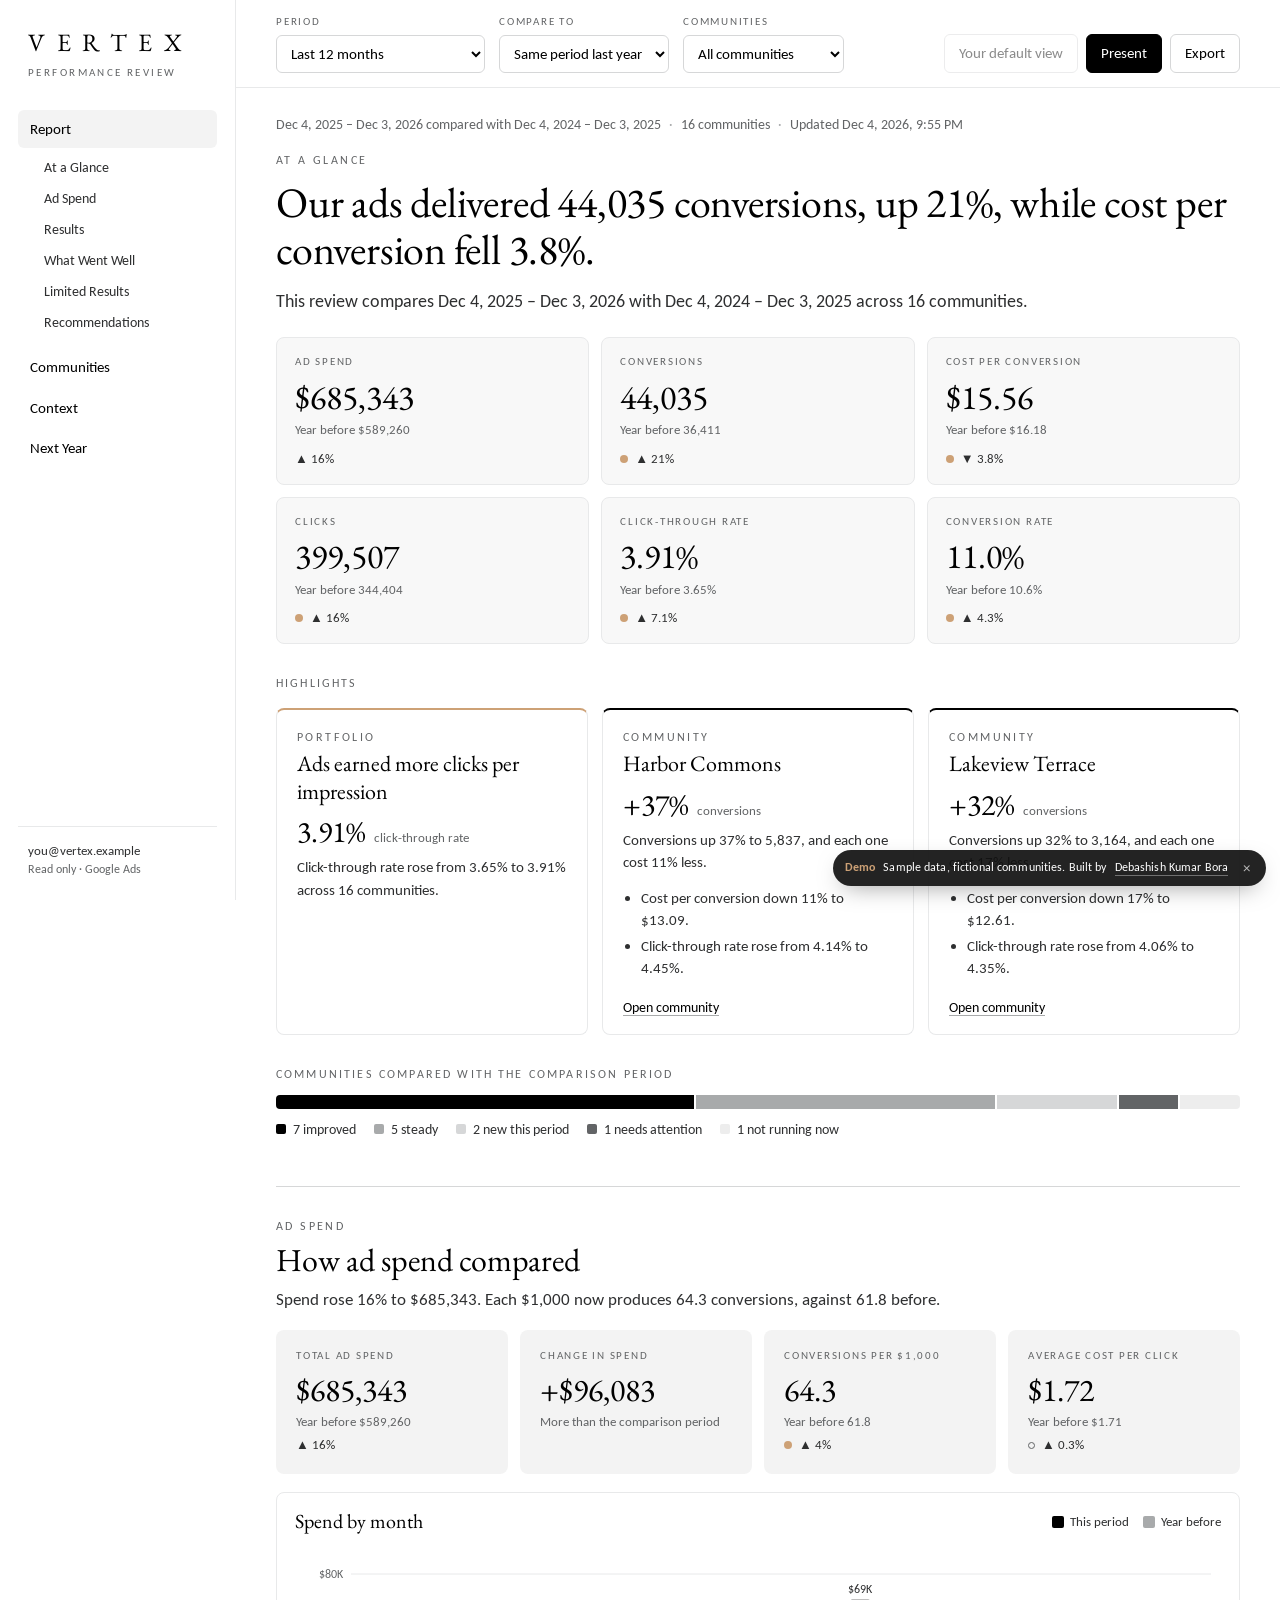
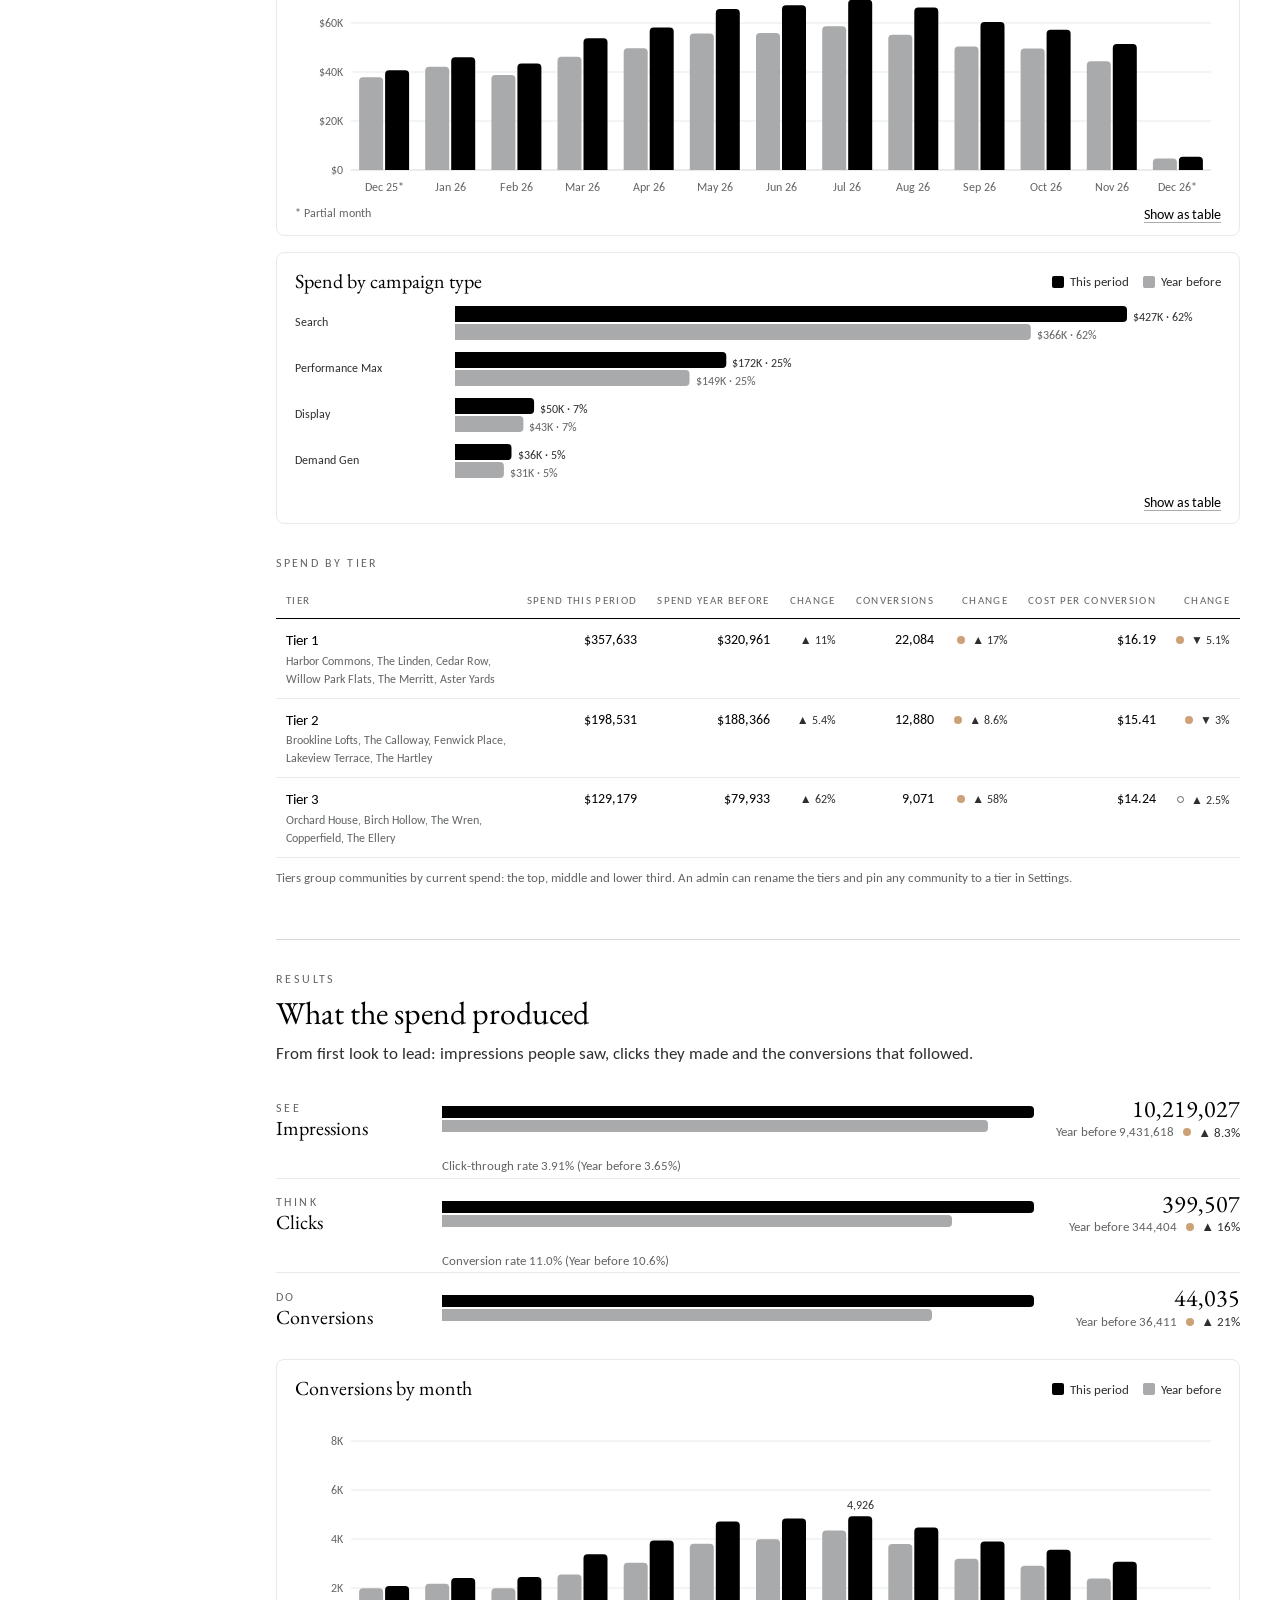
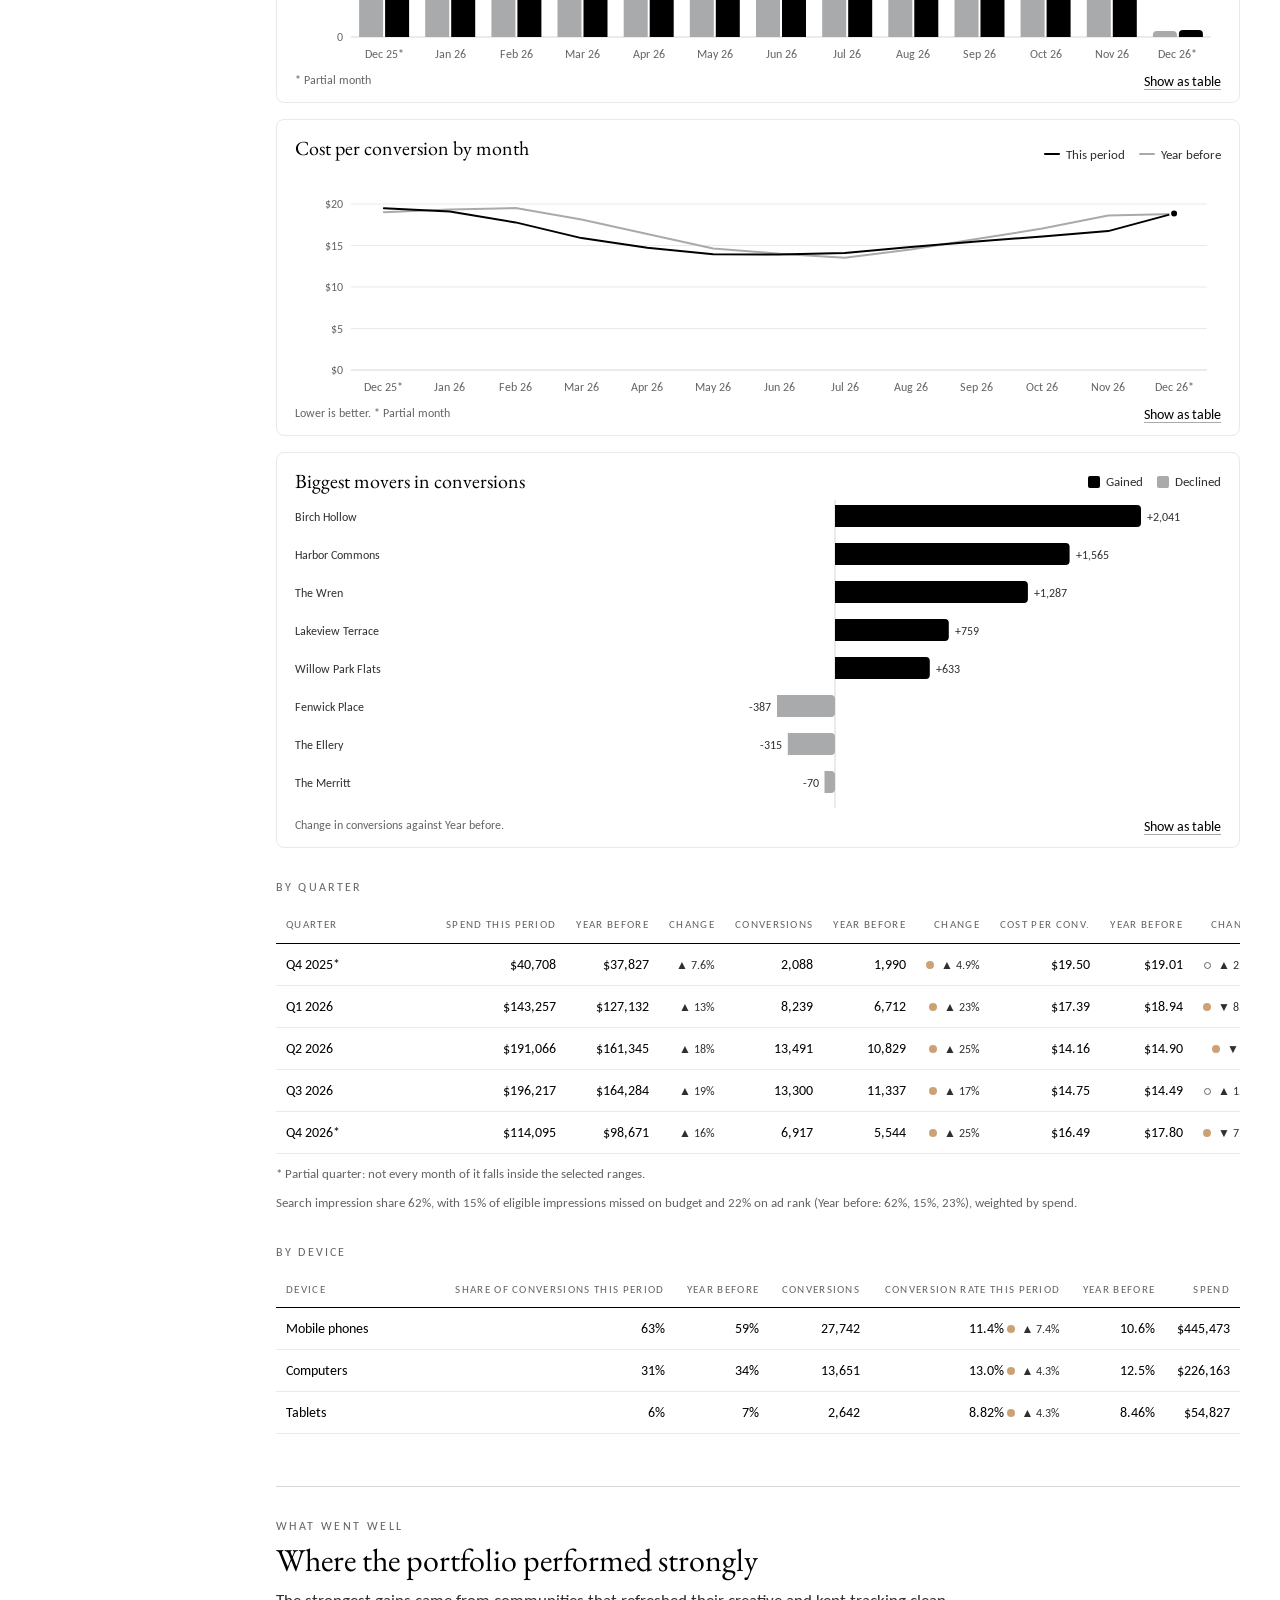
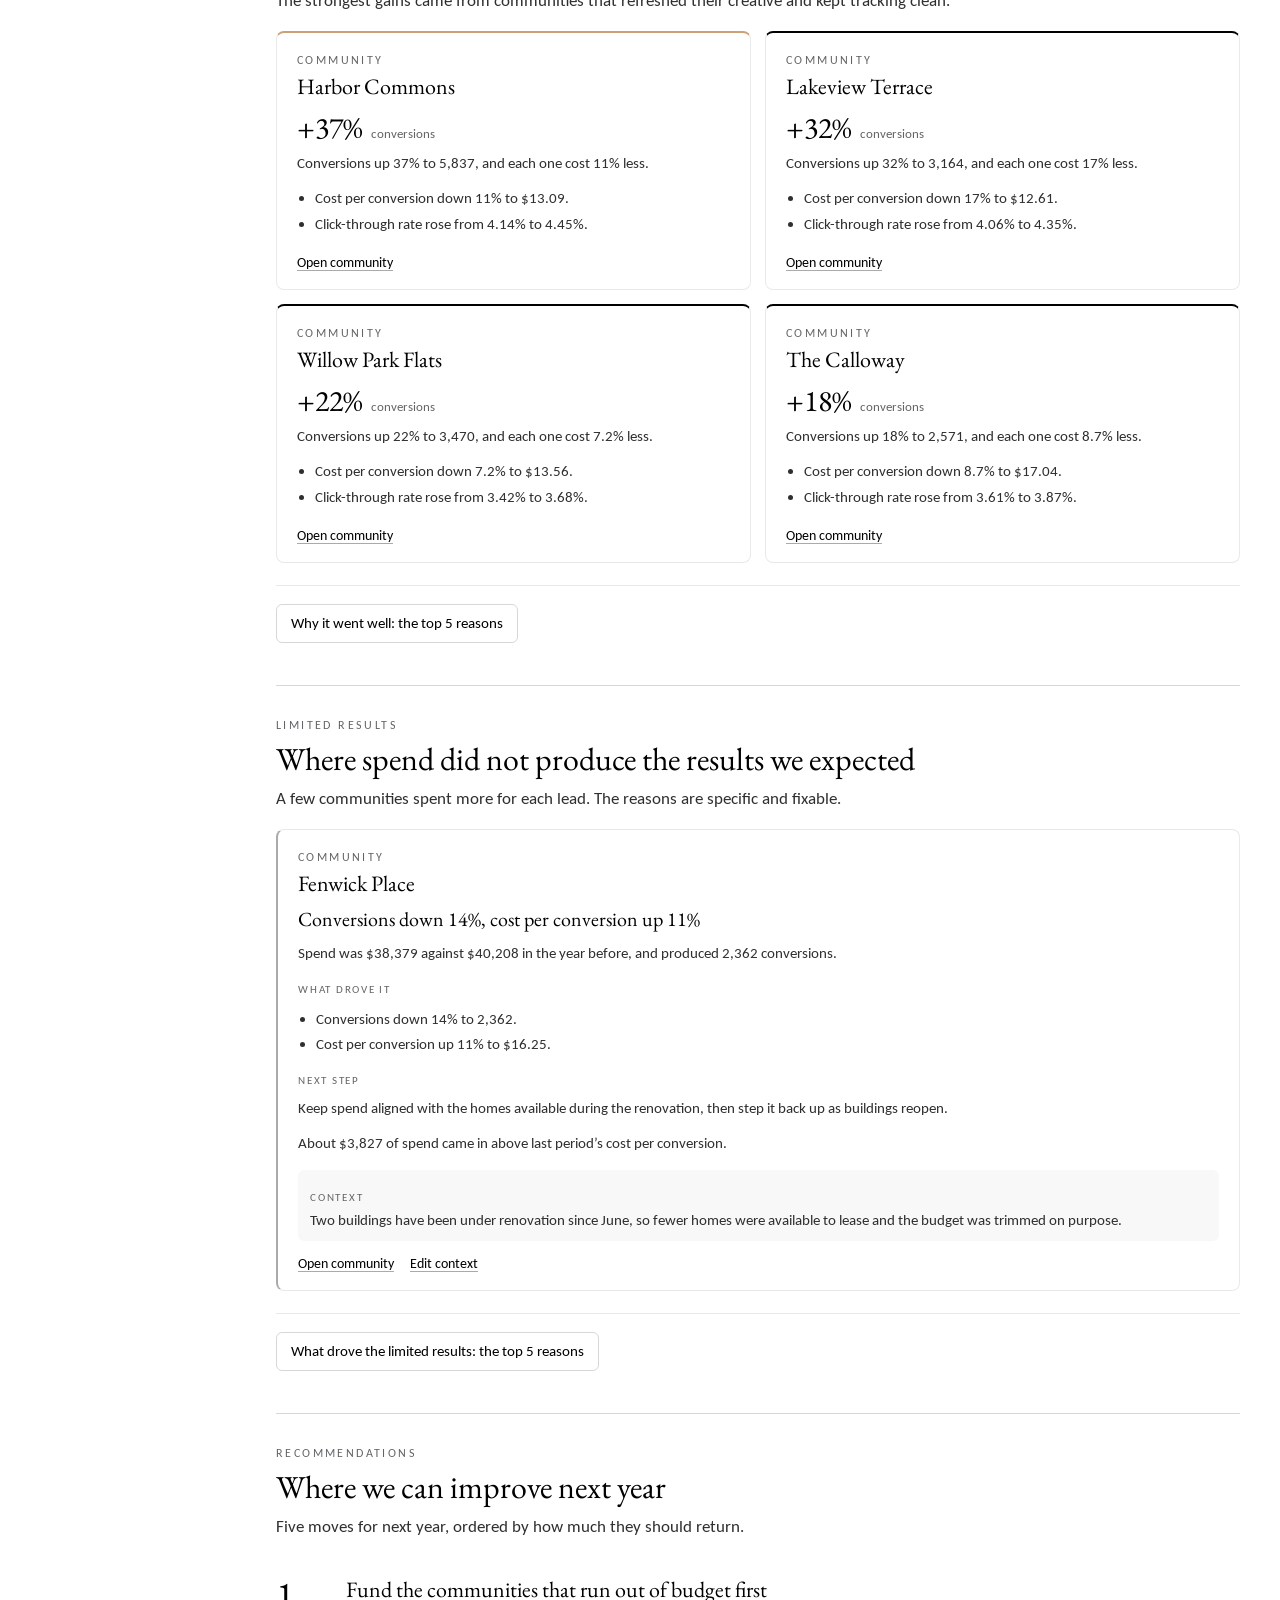
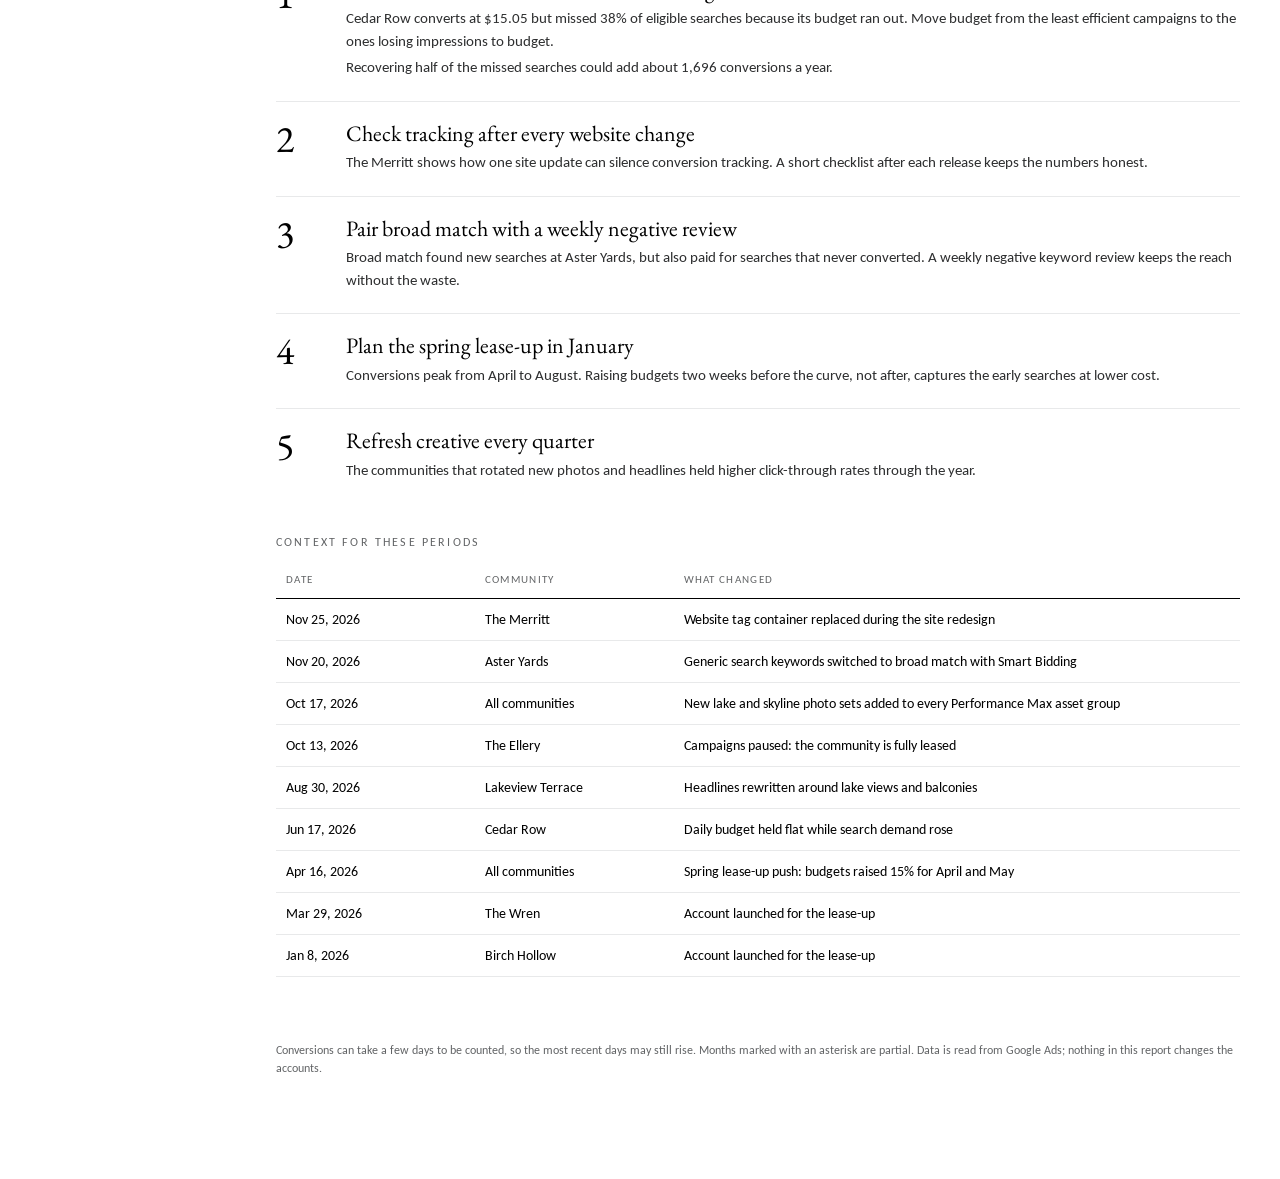
<file: demos/performance-review/index.html>
<!DOCTYPE html>
<html lang="en">
<head>
<script src="../kit/mobile.js"></script>
<base target="_top">
<meta charset="utf-8">
<meta name="viewport" content="width=device-width, initial-scale=1">
<title>Performance Review | Vertex demo</title>
<style>
:root{
  --ink:#000000; --ink2:#2E2F30; --muted:#626466; --gray:#A8AAAB; --rule:#D6D7D8; --hair:#E8E9EA;
  --shade:#F3F3F3; --shade2:#F8F8F8; --paper:#FFFFFF; --gold:#CDA176;
  --serif:"Adobe Garamond Pro","EB Garamond",Garamond,Georgia,"Times New Roman",serif;
  --sans:Calibri,Carlito,"Segoe UI","Helvetica Neue",Arial,sans-serif;
}
*{box-sizing:border-box}
html,body{margin:0;padding:0;background:#fff}
body{color:var(--ink);font-family:var(--sans);font-size:16px;line-height:1.5;-webkit-font-smoothing:antialiased;text-rendering:optimizeLegibility;font-variant-numeric:lining-nums}
h1,h2,h3,h4,th,b,strong{font-weight:400}
h1,h2,h3,.tv,.bv,.mv,.lh,.rn,.fvals .v,.cword,.cover h1,.closing h1,.s-tile .tv,.s-big .bv,.s-recs .rn{font-feature-settings:"lnum" 1;font-variant-numeric:lining-nums}
button,input,select,textarea{font:inherit;color:inherit}
a{color:inherit}
.hide{display:none !important}
.muted{color:var(--muted)}
.tiny{font-size:12px;color:var(--muted)}
.sr{position:absolute;width:1px;height:1px;overflow:hidden;clip:rect(0 0 0 0);white-space:nowrap}

/* ---------- layout ---------- */
.app{display:flex;min-height:100vh}
.side{width:236px;flex:none;border-right:1px solid var(--hair);padding:30px 18px 22px;position:sticky;top:0;height:100vh;display:flex;flex-direction:column;background:#fff;z-index:6}
.brand{padding:0 10px 26px}
.brand .word{font-family:var(--serif);font-size:25px;letter-spacing:.46em;line-height:1}
.brand .sub{font-size:11px;letter-spacing:.22em;text-transform:uppercase;color:var(--muted);margin-top:10px}
.nav{display:flex;flex-direction:column;gap:2px}
.nav a{display:block;padding:8px 12px;border-radius:6px;text-decoration:none;font-size:15px;color:var(--ink)}
.nav a:hover{background:var(--shade2)}
.nav a.on{background:var(--shade)}
.nav .subnav{display:flex;flex-direction:column;margin:2px 0 8px}
.nav .subnav a{padding:5px 12px 5px 26px;font-size:14px;color:var(--ink2)}
.side-foot{margin-top:auto;padding:14px 10px 0;border-top:1px solid var(--hair);font-size:13px;color:var(--ink2);word-break:break-all}
.main{flex:1;min-width:0}
.bar{position:sticky;top:0;z-index:5;background:#fff;border-bottom:1px solid var(--hair);padding:14px 40px 14px;display:flex;flex-wrap:wrap;gap:10px 14px;align-items:flex-end}
.field{display:flex;flex-direction:column;min-width:0}
.field>label,.flabel{display:block;font-size:11px;letter-spacing:.16em;text-transform:uppercase;color:var(--muted);margin-bottom:4px;white-space:nowrap}
.field .row{display:flex;gap:6px;align-items:center;flex-wrap:wrap}
select,input[type=date],input[type=text],input[type=password],input[type=number],input[type=email],textarea{border:1px solid var(--rule);border-radius:6px;padding:7px 10px;background:#fff;min-height:38px;font-size:15px;max-width:100%}
textarea{min-height:80px;width:100%;resize:vertical;line-height:1.45}
select:focus,input:focus,textarea:focus,.btn:focus-visible{outline:2px solid var(--ink);outline-offset:1px}
.btn{border:1px solid var(--ink);background:#fff;border-radius:6px;padding:7px 14px;font-size:15px;cursor:pointer;min-height:38px;white-space:nowrap;display:inline-flex;align-items:center;gap:6px}
.btn:hover{background:var(--shade2)}
.btn.solid{background:var(--ink);color:#fff}
.btn.solid:hover{background:#222}
.btn.ghost{border-color:var(--rule)}
.btn[disabled]{opacity:.45;cursor:default}
.link{background:none;border:0;padding:0;font-size:14px;color:var(--ink);text-decoration:underline;text-underline-offset:3px;text-decoration-color:var(--gray);cursor:pointer}
.bar-actions{margin-left:auto;display:flex;gap:8px;align-items:flex-end;flex-wrap:wrap}
.menu{position:relative}
.menu>summary{list-style:none}
.menu>summary::-webkit-details-marker{display:none}
.menu-list{position:absolute;right:0;top:44px;background:#fff;border:1px solid var(--rule);border-radius:8px;padding:6px;min-width:200px;z-index:20}
.menu-list button{display:block;width:100%;text-align:left;background:none;border:0;padding:9px 12px;border-radius:6px;cursor:pointer;font-size:15px}
.menu-list button:hover{background:var(--shade)}
.content{padding:26px 40px 90px;max-width:1720px}
.rangeline{font-size:14px;color:var(--muted);padding-bottom:6px}
.sep{margin:0 8px;color:var(--gray)}
.banner{border:1px solid var(--rule);background:var(--shade2);border-radius:8px;padding:12px 16px;margin:12px 0;font-size:15px}
.banner .t{font-size:11px;letter-spacing:.16em;text-transform:uppercase;color:var(--muted);display:block;margin-bottom:2px}

/* ---------- type ---------- */
.eyebrow{font-size:12px;letter-spacing:.2em;text-transform:uppercase;color:var(--muted)}
h1.hero{font-family:var(--serif);font-size:42px;line-height:1.14;margin:10px 0 14px;max-width:1180px;letter-spacing:-.005em}
h2.sec{font-family:var(--serif);font-size:32px;line-height:1.2;margin:6px 0 8px}
h3{font-family:var(--serif);font-size:22px;line-height:1.25;margin:4px 0 6px}
.lede{font-size:18px;color:var(--ink2);max-width:1120px;margin:0 0 6px}
.intro{font-size:17px;color:var(--ink2);max-width:1120px;margin:0 0 18px}
.ai-sum{font-size:18px;color:var(--ink2);max-width:1120px;margin:6px 0 4px}
.ai-note{font-size:12px;color:var(--muted);margin:4px 0 0}
section.rep{padding:30px 0 42px;border-top:1px solid var(--rule);scroll-margin-top:96px}
section.rep:first-of-type{border-top:0;padding-top:10px}
.subhead{font-size:12px;letter-spacing:.18em;text-transform:uppercase;color:var(--muted);margin:30px 0 12px}

/* ---------- tiles and boxes ---------- */
.tiles{display:grid;grid-template-columns:repeat(3,minmax(0,1fr));gap:12px;margin:22px 0 8px}
@media (min-width:1400px){.content .tiles{grid-template-columns:repeat(6,minmax(0,1fr))}}
.tile{border:1px solid var(--hair);background:var(--shade2);border-radius:8px;padding:16px 18px 14px;min-width:0}
.tile .tl{font-size:11px;letter-spacing:.16em;text-transform:uppercase;color:var(--muted)}
.tile .tv{font-family:var(--serif);font-size:34px;line-height:1.1;margin:8px 0 4px;white-space:nowrap;overflow:hidden;text-overflow:ellipsis}
.tile .tc{font-size:13px;color:var(--muted);margin-bottom:6px}
.tile .tt{font-size:12px;color:var(--muted);margin-top:6px}
.chip{font-size:13px;color:var(--ink2);white-space:nowrap;display:inline-flex;align-items:center;position:relative}
.chip .mk{display:inline-block;width:8px;height:8px;border-radius:50%;margin-right:7px;flex:none}
.chip.good .mk{background:var(--gold)}
.chip.weak .mk{border:1.5px solid var(--muted);width:7px;height:7px}
.chip.neutral .mk,.chip.na .mk{display:none}
.chip.na{color:var(--muted)}
.boxes{display:flex;flex-wrap:wrap;gap:12px;margin:18px 0}
.boxes>.box{flex:1 1 220px}
.box{background:var(--shade);border-radius:8px;padding:18px 20px;min-width:0}
.box .bl{font-size:11px;letter-spacing:.16em;text-transform:uppercase;color:var(--muted)}
.box .bv{font-family:var(--serif);font-size:32px;line-height:1.1;margin:8px 0 4px}
.box .bs{font-size:13px;color:var(--muted)}

/* ---------- cards ---------- */
.cards{display:flex;flex-wrap:wrap;gap:14px;margin:16px 0;align-items:stretch}
.cards>.card{flex:1 1 320px}
.cards.three>.card{flex:1 1 260px}
.card{border:1px solid var(--hair);border-radius:8px;padding:18px 20px 16px;background:#fff;min-width:0;display:flex;flex-direction:column}
.card p{margin:6px 0;font-size:15px;color:var(--ink2)}
.card.win{border-top:2px solid var(--ink)}
.card.win.lead{border-top-color:var(--gold)}
.card.limit{border-left:2px solid var(--gray)}
.metric{margin:4px 0 2px;display:flex;align-items:baseline;gap:8px;flex-wrap:wrap}
.metric .mv{font-family:var(--serif);font-size:30px;line-height:1.1}
.metric .ml{font-size:13px;color:var(--muted)}
.lh{font-family:var(--serif);font-size:20px;line-height:1.3;margin:2px 0 4px}
.sub{font-size:11px;letter-spacing:.16em;text-transform:uppercase;color:var(--muted);margin:12px 0 2px}
ul.why{margin:4px 0 2px;padding-left:18px;font-size:15px;color:var(--ink2)}
ul.why li{margin:3px 0}
.next{font-size:15px}
.impact{font-size:14px;color:var(--muted)}
.note{background:var(--shade2);border-radius:6px;padding:8px 12px;margin-top:10px}
.note p{margin:2px 0}
.acts{margin-top:auto;padding-top:12px;display:flex;gap:16px;flex-wrap:wrap}
.recs{list-style:none;margin:16px 0;padding:0;counter-reset:r}
.recs li{display:grid;grid-template-columns:56px 1fr;gap:6px 14px;padding:18px 0;border-top:1px solid var(--hair)}
.recs li:first-child{border-top:0}
.recs .rn{font-family:var(--serif);font-size:38px;line-height:1}
.recs h3{margin:0 0 4px}
.recs p{margin:4px 0;color:var(--ink2);font-size:15px}
.why-wrap{margin:22px 0 0;border-top:1px solid var(--hair);padding-top:18px}
.why-panel{margin-top:14px;background:var(--shade2);border-radius:8px;padding:6px 24px 14px}
.why-panel .recs li{grid-template-columns:52px 1fr}
.why-panel .ev{margin:6px 0 2px;padding-left:18px;font-size:14px;color:var(--muted)}
.why-panel .ev li{display:list-item;border:0;padding:1px 0}
.why-panel .src{font-size:12px;color:var(--muted);padding:12px 0 2px}
.why-panel .chips{display:flex;flex-wrap:wrap;gap:6px 14px;margin-top:6px}
.empty{padding:22px;border:1px dashed var(--rule);border-radius:8px;color:var(--muted);font-size:15px}

/* ---------- status strip ---------- */
.strip{margin:22px 0 4px}
.sbar{display:flex;height:14px;border-radius:4px;overflow:hidden;gap:2px;background:#fff}
.sbar i{display:block;height:100%}
.skey{display:flex;flex-wrap:wrap;gap:6px 18px;margin-top:10px;font-size:14px;color:var(--ink2)}
.skey button{background:none;border:0;padding:0;cursor:pointer;display:inline-flex;align-items:center;gap:7px;font-size:14px}
.skey .sw{width:10px;height:10px;border-radius:2px;display:inline-block}
.st-improved{background:#000}.st-steady{background:#A8AAAB}.st-new{background:#D6D7D8}.st-attention{background:#626466}.st-ended{background:#EDEDED}.st-idle{background:#F3F3F3}

/* ---------- charts ---------- */
.chart-card{border:1px solid var(--hair);border-radius:8px;padding:16px 18px 10px;margin:16px 0;min-width:0}
.chart-head{display:flex;flex-wrap:wrap;gap:6px 18px;align-items:baseline;justify-content:space-between;margin-bottom:6px}
.chart-head h3{margin:0;font-size:20px}
.legend{display:flex;gap:14px;flex-wrap:wrap;font-size:13px;color:var(--ink2);align-items:center}
.legend .k{display:inline-flex;align-items:center;gap:6px}
.legend .k i{width:12px;height:12px;border-radius:2px;display:inline-block}
.legend .k i.ln{height:2px;width:16px;border-radius:1px}
.k1{background:#000}.k2{background:#A8AAAB}
.chart{width:100%;min-height:60px;position:relative}
.chart svg{display:block;overflow:visible}
.chart .grid{stroke:var(--hair);stroke-width:1}
.chart .base{stroke:var(--rule);stroke-width:1}
.chart .ax{font-family:var(--sans);font-size:12px;fill:var(--muted)}
.chart .vl{font-family:var(--sans);font-size:12px;fill:var(--ink2)}
.chart .b1{fill:#000}.chart .b2{fill:#A8AAAB}
.chart .l1{stroke:#000;stroke-width:2;fill:none;stroke-linejoin:round;stroke-linecap:round}
.chart .l2{stroke:#A8AAAB;stroke-width:2;fill:none;stroke-linejoin:round;stroke-linecap:round}
.chart .d1{fill:#000;stroke:#fff;stroke-width:2}.chart .d2{fill:#A8AAAB;stroke:#fff;stroke-width:2}
.chart .mkline{stroke:var(--ink);stroke-width:1}
.chart .mktext{font-family:var(--sans);font-size:12px;fill:var(--ink2)}
.chart .hit{fill:transparent;cursor:default}
.chart .hit:hover{fill:rgba(0,0,0,.04)}
.chart-foot{display:flex;justify-content:space-between;gap:10px;flex-wrap:wrap;font-size:12px;color:var(--muted);margin-top:4px}
.tip{position:fixed;z-index:60;pointer-events:none;background:#fff;border:1px solid var(--rule);border-radius:6px;padding:8px 11px;font-size:13px;line-height:1.45;color:var(--ink);max-width:280px;display:none}
.tip .th{font-size:11px;letter-spacing:.14em;text-transform:uppercase;color:var(--muted);margin-bottom:2px}
.funnel{margin:10px 0}
.fstage{display:grid;grid-template-columns:150px 1fr 190px;gap:8px 16px;align-items:center;padding:12px 0;border-top:1px solid var(--hair)}
.fstage:first-child{border-top:0}
.fstage .fn{font-family:var(--serif);font-size:20px;line-height:1.15}
.fbars{display:flex;flex-direction:column;gap:2px;min-width:0}
.fbars i{display:block;height:12px;border-radius:0 4px 4px 0;min-width:2px}
.fvals{text-align:right;font-variant-numeric:lining-nums tabular-nums}
.fvals .v{font-family:var(--serif);font-size:24px;line-height:1.1}
.fvals .c{font-size:13px;color:var(--muted)}
.frate{font-size:13px;color:var(--muted);padding:2px 0 2px 166px}

/* ---------- tables ---------- */
.tw{position:relative;overflow-x:auto;-webkit-overflow-scrolling:touch;margin:10px 0}
table.t{width:100%;border-collapse:collapse;font-size:14px;font-variant-numeric:lining-nums tabular-nums}
.t th{font-size:11px;letter-spacing:.12em;text-transform:uppercase;color:var(--muted);padding:9px 10px;border-bottom:1px solid var(--ink);text-align:right;white-space:nowrap;vertical-align:bottom}
.t td{padding:10px;border-bottom:1px solid var(--hair);text-align:right;white-space:nowrap;vertical-align:top}
.t .l{text-align:left}
.t td.l{white-space:normal;min-width:160px}
.t tr.click{cursor:pointer}
.t tr.click:hover td{background:var(--shade2)}
.t th[data-sort]{cursor:pointer}
.t th[data-sort]:hover{color:var(--ink)}
.t th.on{color:var(--ink)}
.t .nm{font-size:15px}
.t .meta{font-size:12px;color:var(--muted)}
.t .chip{font-size:12px}
.t tfoot td{border-top:1px solid var(--ink);border-bottom:0}
.filters{display:flex;flex-wrap:wrap;gap:8px;align-items:center;margin:14px 0 4px}
.pill{border:1px solid var(--rule);border-radius:999px;padding:5px 12px;background:#fff;cursor:pointer;font-size:14px}
.pill.on{border-color:var(--ink);background:var(--ink);color:#fff}

/* ---------- drawer ---------- */
.scrim{position:fixed;inset:0;background:rgba(0,0,0,.28);z-index:30;display:none}
.scrim.on{display:block}
.drawer-clip{position:fixed;inset:0;overflow:hidden;pointer-events:none;z-index:31}
.drawer{position:absolute;top:0;right:0;height:100%;pointer-events:auto;width:min(680px,100vw);background:#fff;border-left:1px solid var(--rule);z-index:31;transform:translateX(102%);transition:transform .2s ease;display:flex;flex-direction:column}
.drawer.on{transform:none}
.drawer-in{flex:1;min-height:0;overflow-y:auto;padding:26px 28px 60px}
.dhead{display:flex;justify-content:space-between;gap:12px;align-items:flex-start}
.dhead h2{font-family:var(--serif);font-size:32px;margin:6px 0 0;line-height:1.15}

/* ---------- next year board ---------- */
.ideas-grid{display:grid;grid-template-columns:repeat(auto-fit,minmax(280px,1fr));gap:14px;margin:18px 0}
.mcard{border:1px solid var(--hair);border-radius:8px;padding:14px 18px 10px;min-width:0}
.mcard.any{grid-column:1/-1;background:var(--shade2)}
.mcard h3{display:flex;justify-content:space-between;align-items:baseline;gap:10px;margin:0 0 2px}
.mcard .cnt{font-size:11px;letter-spacing:.14em;text-transform:uppercase;color:var(--muted)}
.idea{padding:10px 0;border-top:1px solid var(--hair)}
.mcard .ideas>.idea:first-child{border-top:0}
.idea .ttl{font-size:15px}
.idea .idet{font-size:14px;color:var(--ink2);margin:3px 0}
.idea .meta{font-size:12px;color:var(--muted);margin-top:3px}
.cat{display:inline-block;background:var(--shade);border-radius:999px;padding:1px 9px;font-size:11px;letter-spacing:.08em;text-transform:uppercase;color:var(--ink2)}
.mcard.any .cat{background:#fff}
.mcard .none{font-size:13px;color:var(--gray);padding:8px 0 6px}

/* ---------- settings and forms ---------- */
.panel{border:1px solid var(--hair);border-radius:8px;padding:20px 22px;margin:16px 0}
.panel h3{margin-top:0}
.grid2{display:grid;grid-template-columns:repeat(auto-fill,minmax(250px,1fr));gap:14px 18px}
.grid2 .field input,.grid2 .field select{width:100%}
.grid2 .field input[type=checkbox]{width:auto;min-height:0}
.check input{width:auto;min-height:0}
.help{font-size:13px;color:var(--muted);margin:4px 0 10px}
.status-msg{font-size:14px;color:var(--ink2);margin-left:4px}
.status-msg.err{color:var(--ink)}
.formrow{display:flex;gap:10px;flex-wrap:wrap;align-items:center;margin-top:14px}
.check{display:inline-flex;align-items:center;gap:8px;font-size:15px}
.err-panel{border:1px solid var(--ink);border-radius:8px;padding:18px 20px;margin:18px 0}
.loading{padding:60px 0;color:var(--ink2)}
.loading h2{font-family:var(--serif);font-size:30px;margin:0 0 8px}

/* ---------- present ---------- */
.present{position:fixed;inset:0;background:#1C1C1C;z-index:50;display:none;flex-direction:column}
.present.on{display:flex}
.stage-wrap{flex:1;min-height:0;display:flex;align-items:center;justify-content:center;overflow:hidden}
.stage-box{position:relative}
.stage{width:1280px;height:720px;transform-origin:0 0;position:absolute;left:0;top:0}
.pctl{height:56px;display:flex;align-items:center;justify-content:center;gap:14px;color:#fff;font-size:14px}
.pctl button{background:none;border:1px solid #6E7072;color:#fff;border-radius:6px;padding:6px 14px;cursor:pointer;font-size:14px}
.pctl button:hover{border-color:#fff}

/* ---------- slides ---------- */
.slide{width:1280px;height:720px;background:#fff;color:#000;position:relative;overflow:hidden;padding:58px 80px 0;font-family:var(--sans);display:flex;flex-direction:column}
.slide .eyebrow{font-size:14px}
.slide h2{font-family:var(--serif);font-size:44px;line-height:1.12;margin:8px 0 0;max-width:1100px}
.shead{flex:none}
.sbody{flex:1;min-height:0;padding:26px 0 12px;overflow:hidden}
.sfoot{flex:none;height:54px;border-top:1px solid var(--rule);display:flex;justify-content:space-between;align-items:center;font-size:13px;color:var(--muted);letter-spacing:.04em}
.slide.dark{background:#000;color:#fff;padding:70px 90px}
.slide.dark .eyebrow{color:#A8AAAB}
.cover .cword{font-family:var(--serif);font-size:40px;letter-spacing:.5em}
.cover .crule{width:64px;height:1px;background:var(--gold);margin:34px 0 34px}
.cover h1{font-family:var(--serif);font-size:72px;line-height:1.05;margin:14px 0 18px;max-width:980px}
.cover .csub{font-size:24px;color:#D6D7D8;margin:0}
.cover .cby{position:absolute;left:90px;bottom:88px;font-size:20px;line-height:1.5}
.cover .cby span{color:#A8AAAB;font-size:16px}
.slide .ctag{position:absolute;right:90px;bottom:88px;font-family:var(--serif);font-size:20px;color:#D6D7D8}
.closing h1{font-family:var(--serif);font-size:84px;margin:150px 0 14px}
.closing p{font-size:24px;color:#D6D7D8;margin:0}
.s-tiles{display:grid;grid-template-columns:repeat(3,1fr);gap:16px}
.s-tile{background:var(--shade);border-radius:8px;padding:20px 24px 18px}
.s-tile .tl{font-size:13px;letter-spacing:.16em;text-transform:uppercase;color:var(--muted)}
.s-tile .tv{font-family:var(--serif);font-size:46px;line-height:1.08;margin:10px 0 4px}
.s-tile .tc{font-size:15px;color:var(--muted)}
.s-tile .chip{font-size:15px;margin-top:4px}
.s-lede{font-size:22px;color:var(--ink2);margin:0 0 22px;max-width:1080px}
.s-cols{display:grid;grid-template-columns:330px 1fr;gap:40px;height:100%}
.s-big .bl{font-size:13px;letter-spacing:.16em;text-transform:uppercase;color:var(--muted)}
.s-big .bv{font-family:var(--serif);font-size:62px;line-height:1.05;margin:8px 0 6px}
.s-big .bs{font-size:17px;color:var(--ink2);margin-bottom:22px}
.s-cards{display:grid;grid-template-columns:1fr 1fr;grid-auto-rows:1fr;gap:18px;height:100%}
.s-card{border:1px solid var(--hair);border-top:2px solid var(--ink);border-radius:8px;padding:20px 24px;overflow:hidden;min-height:0}
.s-card.lead{border-top-color:var(--gold)}
.s-card .eyebrow{font-size:12px}
.s-card h3{font-size:26px;margin:6px 0 4px;display:-webkit-box;-webkit-line-clamp:1;-webkit-box-orient:vertical;overflow:hidden}
.s-card .mv{font-family:var(--serif);font-size:34px}
.s-card p{font-size:17px;color:var(--ink2);margin:8px 0 0;display:-webkit-box;-webkit-line-clamp:3;-webkit-box-orient:vertical;overflow:hidden}
.s-card p.w{font-size:15px;color:var(--muted);-webkit-line-clamp:2}
.s-lim{display:grid;grid-template-columns:repeat(3,1fr);gap:18px;height:100%}
.s-lim .s-card{border-top:1px solid var(--hair);border-left:2px solid var(--gray)}
.s-lim .s-card h3{font-size:24px}
.s-lim .lh{font-size:19px;display:-webkit-box;-webkit-line-clamp:2;-webkit-box-orient:vertical;overflow:hidden}
.s-lim .sub{font-size:12px;margin-top:12px}
.s-lim p{-webkit-line-clamp:4;font-size:16px}
.s-recs{list-style:none;margin:0;padding:0}
.s-recs li{display:grid;grid-template-columns:60px 1fr;gap:4px 12px;padding:14px 0;border-top:1px solid var(--hair)}
.s-recs li:first-child{border-top:0;padding-top:0}
.s-recs .rn{font-family:var(--serif);font-size:36px;line-height:1}
.s-recs h3{font-size:23px;margin:0 0 2px}
.s-recs p{font-size:16px;color:var(--ink2);margin:0;display:-webkit-box;-webkit-line-clamp:2;-webkit-box-orient:vertical;overflow:hidden}
.slide table.t{font-size:14.5px}
.slide .t td{padding:4px 10px;line-height:1.3}
.slide .t .chip{font-size:13px}
.slide .t th{padding:6px 10px}
.slide .chart .ax{font-size:14px}
.slide .chart .vl,.slide .chart .mktext{font-size:14px}
.slide .legend{font-size:15px}
.s-ctx{list-style:none;margin:0;padding:0}
.s-ctx li{display:grid;grid-template-columns:150px 230px 1fr;gap:16px;padding:12px 0;border-top:1px solid var(--hair);font-size:17px}
.s-ctx li:first-child{border-top:0}

#printArea{display:none}

/* ---------- small screens ---------- */
@media (max-width:900px){
  .app{flex-direction:column}
  .side{position:static;width:auto;height:auto;flex-direction:row;align-items:center;gap:12px;padding:12px 16px;border-right:0;border-bottom:1px solid var(--hair);overflow:hidden}
  .brand{padding:0;flex:none}
  .brand .word{font-size:20px}
  .brand .sub{display:none}
  .nav{flex-direction:row;overflow-x:auto;gap:2px;min-width:0;flex:1}
  .nav .subnav{display:none}
  .nav a{white-space:nowrap;padding:7px 10px}
  .side-foot{display:none}
  .bar{position:static;padding:12px 16px}
  .bar-actions{margin-left:0}
  .content{padding:18px 16px 70px}
  h1.hero{font-size:31px}
  h2.sec{font-size:27px}
  .tile .tv{font-size:28px}
  .fstage{grid-template-columns:1fr;gap:6px}
  .fvals{text-align:left}
  .frate{padding-left:0}
  .recs li{grid-template-columns:40px 1fr}
  .recs .rn{font-size:30px}
  .drawer-in{padding:20px 16px 60px}
  .cards,.cards.three{grid-template-columns:1fr}
}
@media (max-width:420px){
  .tiles{grid-template-columns:1fr 1fr}
  .tile{padding:12px 12px 10px}
  .tile .tv{font-size:24px}
  .field{width:100%}
  .field select,.field input{width:100%}
  .field .row input[type=date]{flex:1;min-width:0}
}

/* ---------- print ---------- */
@page{size:letter;margin:0.5in}
@page slidepage{size:1280px 720px;margin:0}
@media print{
  html,body{background:#fff}
  body{-webkit-print-color-adjust:exact;print-color-adjust:exact}
  .tip,.scrim,.drawer-clip,.present{display:none !important}
  body.p-slides .app{display:none !important}
  body.p-slides #printArea{display:block}
  body.p-slides #printArea .pslide{page:slidepage;break-after:page;page-break-after:always;width:1280px;height:720px;overflow:hidden}
  body.p-slides #printArea .pslide:last-child{break-after:auto;page-break-after:auto}
  body.p-report .side,body.p-report .bar,body.p-report .noprint{display:none !important}
  body.p-report .app{display:block}
  body.p-report .content{padding:0;max-width:none}
  body.p-report section.rep{break-before:page;page-break-before:always}
  body.p-report section.rep:first-of-type{break-before:auto;page-break-before:auto}
  body.p-report .card,body.p-report .chart-card,body.p-report .tile,body.p-report .recs li,body.p-report .box{break-inside:avoid;page-break-inside:avoid}
  body.p-report .tblwrap.hide{display:none !important}
}
</style>
<style>#navSettings{display:none!important}</style>
<style id="dkb-phone">
@media (max-width:900px){
  .side{position:sticky;top:0;z-index:8;padding:0;gap:0;background:#fff;border-bottom:1px solid var(--hair)}
  .brand{padding:0 0 0 16px}
  .brand .word{font-size:17px;letter-spacing:.38em}
  .nav{gap:6px;padding:9px 14px;scrollbar-width:none;-webkit-overflow-scrolling:touch}
  .nav::-webkit-scrollbar{display:none}
  .nav a{flex:none;display:inline-flex;align-items:center;height:36px;padding:0 15px;border:1px solid var(--hair);border-radius:999px;font-size:14.5px;line-height:1}
  .nav a.on{background:var(--ink);color:#fff;border-color:var(--ink)}
  html.dkb-in-app .brand{display:none}
  .bar{flex-wrap:nowrap;overflow-x:auto;scrollbar-width:none;-webkit-overflow-scrolling:touch;align-items:center;gap:8px;padding:10px 14px}
  .bar::-webkit-scrollbar{display:none}
  .bar .field{flex:none;width:auto}
  .bar .field>label{display:none}
  .bar .field select{width:auto;min-height:36px;padding:5px 30px 5px 11px;font-size:14px;border-radius:999px}
  .bar .field .row{flex-wrap:nowrap}
  .bar .field .row input[type=date]{min-height:36px;font-size:14px;flex:none;width:auto}
  .bar-actions{flex:none;flex-wrap:nowrap;margin-left:0;align-items:center;gap:8px}
  #bDefault{display:none}
  .bar .btn,.bar .menu>summary{min-height:36px;padding:5px 14px;font-size:14px;border-radius:999px}
  .menu-list{position:fixed;left:12px;right:12px;top:auto;bottom:12px;min-width:0;z-index:60;padding:8px;border-radius:14px;box-shadow:0 20px 60px rgba(0,0,0,.22)}
  .menu-list button{padding:14px 12px;font-size:16px}
  .menu[open]::before{content:"";position:fixed;inset:0;background:rgba(0,0,0,.28);z-index:59}
  .drawer{width:100vw}
  .drawer-in{padding:18px 16px 56px}
}
@media (max-width:560px){
  .content{padding:18px 14px 72px}
  h1.hero{font-size:25px;line-height:1.22;margin:6px 0 12px}
  h2.sec{font-size:23px;line-height:1.25}
  .tiles{gap:8px;margin:16px 0 6px}
  .tile .tv{font-size:23px}
  .pctl{gap:8px;font-size:13px;padding:0 8px}
  .pctl button{padding:6px 10px;font-size:13px}
}
</style>
</head>
<body>
<div class="app" id="app">
  <aside class="side" id="side">
    <div class="brand"><div class="word">VERTEX</div><div class="sub">Performance Review</div></div>
    <nav class="nav" id="nav" aria-label="Sections">
      <a href="#" data-view="report" data-sec="s-glance" id="navReport" class="on">Report</a>
      <div class="subnav">
        <a href="#" data-view="report" data-sec="s-glance">At a Glance</a>
        <a href="#" data-view="report" data-sec="s-spend">Ad Spend</a>
        <a href="#" data-view="report" data-sec="s-results">Results</a>
        <a href="#" data-view="report" data-sec="s-wins">What Went Well</a>
        <a href="#" data-view="report" data-sec="s-limits">Limited Results</a>
        <a href="#" data-view="report" data-sec="s-recs">Recommendations</a>
      </div>
      <a href="#" data-view="communities" id="navCommunities">Communities</a>
      <a href="#" data-view="context" id="navContext">Context</a>
      <a href="#" data-view="ideas" id="navIdeas">Next Year</a>
      <a href="#" data-view="settings" id="navSettings" class="hide">Settings</a>
    </nav>
    <div class="side-foot"><div id="who"></div><div class="tiny">Read only &middot; Google Ads</div></div>
  </aside>
  <main class="main">
    <header class="bar" id="bar">
      <div class="field"><label for="fPreset">Period</label><select id="fPreset" aria-label="Period"></select></div>
      <div class="field hide" id="curCustom"><label for="fStart">From</label><div class="row"><input type="date" id="fStart" aria-label="Start date"><span class="muted">to</span><input type="date" id="fEnd" aria-label="End date"></div></div>
      <div class="field"><label for="fCompare">Compare to</label><select id="fCompare" aria-label="Compare to"><option value="yoy">Same period last year</option><option value="prev">Previous period</option><option value="custom">Custom range</option></select></div>
      <div class="field hide" id="cmpCustom"><label for="fCmpStart">Comparison</label><div class="row"><input type="date" id="fCmpStart" aria-label="Comparison start"><span class="muted">to</span><input type="date" id="fCmpEnd" aria-label="Comparison end"></div></div>
      <div class="field"><label for="fTier">Communities</label><select id="fTier" aria-label="Tier"><option value="all">All tiers</option><option value="1">Tier 1</option><option value="2">Tier 2</option><option value="3">Tier 3</option></select></div>
      <div class="field hide" id="applyWrap"><label>&nbsp;</label><button class="btn solid" id="bApply" type="button">Apply</button></div>
      <div class="bar-actions">
        <button class="btn ghost" id="bDefault" type="button" data-act="setDefault">Set as default</button>
        <button class="btn solid" id="bPresent" type="button">Present</button>
        <details class="menu" id="exportMenu"><summary class="btn ghost">Export</summary>
          <div class="menu-list">
            <button type="button" data-act="pdfSlides">Slides as PDF</button>
            <button type="button" data-act="pdfReport">Full report as PDF</button>
            <button type="button" data-act="csv">Communities as CSV</button>
            <button type="button" data-act="refresh">Refresh data from Google Ads</button>
          </div>
        </details>
      </div>
    </header>
    <div class="content" id="content"></div>
  </main>
</div>
<div class="scrim" id="scrim"></div>
<div class="drawer-clip"><aside class="drawer" id="drawer" aria-hidden="true" aria-label="Community detail"><div class="drawer-in" id="drawerIn"></div></aside></div>
<div class="present" id="present" aria-hidden="true">
  <div class="stage-wrap" id="stageWrap"><div class="stage-box" id="stageBox"><div class="stage" id="stage"></div></div></div>
  <div class="pctl"><button type="button" id="pPrev">Previous</button><span id="pCount"></span><button type="button" id="pNext">Next</button><button type="button" id="pExit">Exit</button></div>
</div>
<div id="printArea"></div>
<div class="tip" id="tip" role="status"></div>
<script src="../kit/kit.js"></script>
<script src="mock.js"></script>
<script>
/* Vertex Google Ads Performance Review \u00B7 client */
var S = {
  boot: null, rep: null, ai: null, aiState: 'idle', aiErr: '', view: 'report', params: null,
  req: 0, aiReq: 0, sort: { k: 'spend', d: -1 }, statusFilter: 'all', search: '',
  settings: null, context: null, ideas: null, audit: null, auditState: 'idle', auditReq: 0, open: {}, slides: [], slideIx: 0, charts: [], drawerId: null,
  loading: false, err: '', stale: false, presets: []
};
var MON = ['Jan', 'Feb', 'Mar', 'Apr', 'May', 'Jun', 'Jul', 'Aug', 'Sep', 'Oct', 'Nov', 'Dec'];
var MONTH = ['January', 'February', 'March', 'April', 'May', 'June', 'July', 'August', 'September', 'October', 'November', 'December'];
var DIR = { spend: 0, impr: 1, clicks: 1, conv: 1, ctr: 1, cvr: 1, cpc: -1, cpa: -1, cpv: -1, per1k: 1 };
var SEP = '<span class="sep" aria-hidden="true">&middot;</span>';

/* ---------------- basics ---------------- */
function $(id) { return document.getElementById(id); }
function esc(s) {
  return String(s === null || s === undefined ? '' : s).replace(/[&<>"']/g, function (c) {
    return { '&': '&amp;', '<': '&lt;', '>': '&gt;', '"': '&quot;', "'": '&#39;' }[c];
  });
}
function copyObj(o) { return JSON.parse(JSON.stringify(o)); }
function call(fn, args, done, fail) {
  var r = google.script.run
    .withSuccessHandler(done)
    .withFailureHandler(function (e) {
      var m = e && e.message ? e.message : String(e);
      if (fail) fail(m); else flash(m);
    });
  r[fn].apply(r, args || []);
}
function setContent(h) { $('content').innerHTML = h; }
function setText(id, t) { var el = $(id); if (el) el.textContent = t || ''; }
function flash(msg) {
  var el = $('flash');
  if (!el) {
    el = document.createElement('div');
    el.id = 'flash';
    el.className = 'banner noprint';
    $('content').insertBefore(el, $('content').firstChild);
  }
  el.innerHTML = '<span class="t">Note</span>' + esc(msg) + ' <button class="link" data-act="closeFlash">Dismiss</button>';
}

/* ---------------- formatting ---------------- */
function isNum(v) { return v !== null && v !== undefined && isFinite(v); }
function commas(n) { var s = String(Math.round(Math.abs(n))); return (n < 0 ? '-' : '') + s.replace(/\B(?=(\d{3})+(?!\d))/g, ','); }
function trim1(v) { return v.toFixed(1).replace(/\.0$/, ''); }
function money(n) { if (!isNum(n)) return 'n/a'; if (Math.abs(n) < 0.005) return '$0'; return Math.abs(n) < 100 ? '$' + n.toFixed(2) : '$' + commas(n); }
function moneySigned(n) { if (!isNum(n)) return 'n/a'; return (n > 0.005 ? '+' : (n < -0.005 ? '-' : '')) + money(Math.abs(n)); }
function moneyK(n) {
  if (!isNum(n)) return '';
  var a = Math.abs(n);
  if (a >= 1e6) return '$' + trim1(n / 1e6) + 'M';
  if (a >= 1e4) return '$' + Math.round(n / 1e3) + 'K';
  if (a >= 1e3) return '$' + trim1(n / 1e3) + 'K';
  if (a > 0 && a < 10) return '$' + trim1(n);
  return '$' + Math.round(n);
}
function num(n) { if (!isNum(n)) return 'n/a'; if (Math.abs(n) < 10 && Math.abs(n - Math.round(n)) > 0.05) return n.toFixed(1); return commas(n); }
function numK(n) {
  if (!isNum(n)) return '';
  var a = Math.abs(n);
  if (a >= 1e6) return trim1(n / 1e6) + 'M';
  if (a >= 1e4) return Math.round(n / 1e3) + 'K';
  if (a >= 1e3) return trim1(n / 1e3) + 'K';
  return trim1(n);
}
function pct(f) {
  if (!isNum(f)) return 'n/a';
  var v = Math.abs(f) * 100;
  if (v < 10) return (Math.round(v * 10) / 10).toFixed(1).replace(/\.0$/, '') + '%';
  return commas(v) + '%';
}
function rate(f) { if (!isNum(f)) return 'n/a'; var v = f * 100; return (v < 10 ? v.toFixed(2) : v.toFixed(1)) + '%'; }
function share(f) { if (!isNum(f)) return 'n/a'; return Math.round(f * 100) + '%'; }
function upDown(f) { if (!isNum(f)) return 'no comparison'; if (Math.abs(f) < 0.005) return 'flat'; return (f > 0 ? 'up ' : 'down ') + pct(f); }
function fmtBy(k, v) {
  if (k === 'spend' || k === 'cpa' || k === 'cpc') return money(v);
  if (k === 'ctr' || k === 'cvr') return rate(v);
  if (k === 'cpv') return isNum(v) ? (v < 10 ? v.toFixed(2) : commas(v)) : 'n/a';
  return num(v);
}
function favOf(k, chg) {
  var d = DIR[k];
  if (!d || !isNum(chg)) return null;
  if (chg * d > 0.0005) return true;
  if (chg * d < -0.0005) return false;
  return null;
}
function chip(chg, fav) {
  if (!isNum(chg)) return '<span class="chip na">No comparison</span>';
  var flat = Math.abs(chg) < 0.0005;
  var arrow = flat ? '' : (chg > 0 ? '\u25B2 ' : '\u25BC ');
  var cls = fav === true ? 'good' : (fav === false ? 'weak' : 'neutral');
  var title = fav === true ? 'Better than the comparison period' : (fav === false ? 'Weaker than the comparison period' : 'Change from the comparison period');
  return '<span class="chip ' + cls + '" title="' + title + '"><i class="mk" aria-hidden="true"></i>' + (flat ? 'Flat' : arrow + pct(chg)) + '<span class="sr"> ' + title + '</span></span>';
}

/* ---------------- dates ---------------- */
function pad2(n) { return (n < 10 ? '0' : '') + n; }
function dP(s) { var p = s.split('-'); return new Date(Date.UTC(+p[0], +p[1] - 1, +p[2])); }
function dS(d) { return d.getUTCFullYear() + '-' + pad2(d.getUTCMonth() + 1) + '-' + pad2(d.getUTCDate()); }
function dAdd(s, n) { var d = dP(s); d.setUTCDate(d.getUTCDate() + n); return dS(d); }
function validD(s) { return /^\d{4}-\d{2}-\d{2}$/.test(String(s || '')) && dS(dP(s)) === s; }
function shiftYear(s, n) { var p = s.split('-'), y = +p[0] + n, m = +p[1], d = +p[2]; if (m === 2 && d === 29) d = 28; return dS(new Date(Date.UTC(y, m - 1, d))); }
function presets(b) {
  var y = b.yesterday, Y = +y.slice(0, 4), M = +y.slice(5, 7), list = [];
  list.push({ k: 'l12', label: 'Last 12 months', start: dAdd(y, -364), end: y });
  list.push({ k: 'ytd', label: 'Year to date', start: Y + '-01-01', end: y });
  list.push({ k: 'l30', label: 'Last 30 days', start: dAdd(y, -29), end: y });
  list.push({ k: 'l90', label: 'Last 90 days', start: dAdd(y, -89), end: y });
  var lmEnd = dAdd(y.slice(0, 7) + '-01', -1);
  list.push({ k: 'lm', label: 'Last full month (' + MONTH[+lmEnd.slice(5, 7) - 1] + ')', start: lmEnd.slice(0, 7) + '-01', end: lmEnd });
  var q = Math.floor((M - 1) / 3), qEnd = q * 3, qY = Y;
  if (qEnd === 0) { qEnd = 12; qY = Y - 1; }
  list.push({ k: 'lq', label: 'Last full quarter (Q' + (qEnd / 3) + ' ' + qY + ')', start: qY + '-' + pad2(qEnd - 2) + '-01', end: dS(new Date(Date.UTC(qY, qEnd, 0))) });
  list.push({ k: 'py', label: 'Full year ' + (Y - 1), start: (Y - 1) + '-01-01', end: (Y - 1) + '-12-31' });
  list.push({ k: 'custom', label: 'Custom range' });
  return list;
}
function findPreset(k) { for (var i = 0; i < S.presets.length; i++) if (S.presets[i].k === k) return S.presets[i]; return null; }

/* ---------------- start up ---------------- */
function init() {
  bindUi();
  setContent('<div class="loading"><h2>Opening the review</h2><p>Checking access and settings.</p></div>');
  call('apiBootstrap', [], onBoot, function (m) { $('bar').classList.add('hide'); setContent(errPanel('This report could not open', m, false)); });
}
function onBoot(b) {
  S.boot = b;
  $('who').textContent = b.user || '';
  $('navSettings').classList.toggle('hide', !b.admin);
  buildPresets();
  readLocation(function (q) {
    q = q || {};
    if (!q.preset && !q.start && b.def) applyQuery(b.def);
    else applyQuery(q);
    syncDefaultBtn();
    if (!b.connected || !b.accounts) {
      if (b.admin) { S.view = 'settings'; render(); return; }
      $('bar').classList.add('hide');
      setContent(errPanel('Not set up yet', 'The report is not connected to Google Ads yet. Ask an admin to finish setup.', false));
      return;
    }
    load(false);
  });
}
function buildPresets() {
  var b = S.boot, keep = $('fPreset').value;
  S.presets = presets(b);
  $('fPreset').innerHTML = S.presets.map(function (p) { return '<option value="' + p.k + '">' + esc(p.label) + '</option>'; }).join('');
  ['fStart', 'fEnd', 'fCmpStart', 'fCmpEnd'].forEach(function (id) { $(id).max = b.today; });
  buildScope();
  setPreset(keep && findPreset(keep) ? keep : 'l12');
}
function sameAsDefault(p) {
  var d = S.boot && S.boot.def;
  if (!d) return p.preset === 'l12' && p.compare === 'yoy' && p.tier === 'all';
  if (d.preset !== p.preset || d.compare !== p.compare || d.tier !== p.tier) return false;
  if (p.preset === 'custom' && (d.start !== p.start || d.end !== p.end)) return false;
  if (p.compare === 'custom' && (d.cmpStart !== p.cmpStart || d.cmpEnd !== p.cmpEnd)) return false;
  return true;
}
function syncDefaultBtn() {
  var b = $('bDefault'); if (!b) return;
  var same = sameAsDefault(params());
  b.disabled = same;
  b.textContent = same ? 'Your default view' : 'Set as default';
  b.title = same ? 'This view opens first every time' : 'Open the report with this period, comparison and scope every time';
}
function saveDefault() {
  var p = params(), bad = checkParams(p);
  if (bad) { flash(bad); return; }
  $('bDefault').textContent = 'Saving...';
  call('apiSaveDefault', [p], function (r) { S.boot.def = r.def; syncDefaultBtn(); }, function (m) { syncDefaultBtn(); flash(m); });
}
function tierName(n) {
  var tn = (S.boot && S.boot.tierNames) || (S.rep && S.rep.meta.tierNames) || [];
  return tn[n - 1] || ('Tier ' + n);
}
function buildScope() {
  var sel = $('fTier'), keep = sel.value;
  var h = '<optgroup label="Tiers"><option value="all">All communities</option>' + [1, 2, 3].map(function (n) { return '<option value="' + n + '">' + esc(tierName(n)) + '</option>'; }).join('') + '</optgroup>';
  if (S.boot.communities && S.boot.communities.length) {
    h += '<optgroup label="One community">' + S.boot.communities.map(function (c) { return '<option value="a' + esc(c.id) + '">' + esc(c.name) + '</option>'; }).join('') + '</optgroup>';
  }
  sel.innerHTML = h;
  if (keep && sel.querySelector('option[value="' + keep + '"]')) sel.value = keep;
}
function readLocation(cb) {
  var done = false;
  function fin(q) { if (!done) { done = true; cb(q); } }
  try { google.script.url.getLocation(function (loc) { fin((loc && loc.parameter) || {}); }); } catch (e) { fin({}); }
}
function applyQuery(q) {
  if (q.compare === 'yoy' || q.compare === 'prev' || q.compare === 'custom') $('fCompare').value = q.compare;
  if (/^(all|[123]|a\d{6,})$/.test(q.tier || '') && $('fTier').querySelector('option[value="' + q.tier + '"]')) $('fTier').value = q.tier;
  if (q.preset && findPreset(q.preset) && q.preset !== 'custom') setPreset(q.preset);
  else if (validD(q.start) && validD(q.end)) { setPreset('custom'); $('fStart').value = q.start; $('fEnd').value = q.end; }
  if (validD(q.cmpStart) && validD(q.cmpEnd)) { $('fCmpStart').value = q.cmpStart; $('fCmpEnd').value = q.cmpEnd; }
  syncCustom();
}
function writeLocation(p) {
  var q = { preset: p.preset, compare: p.compare, tier: p.tier };
  if (p.preset === 'custom') { q.start = p.start; q.end = p.end; }
  if (p.compare === 'custom') { q.cmpStart = p.cmpStart; q.cmpEnd = p.cmpEnd; }
  try { google.script.history.replace(null, q, ''); } catch (e) {}
}
function setPreset(k) {
  $('fPreset').value = k;
  var p = findPreset(k);
  if (p && p.start) { $('fStart').value = p.start; $('fEnd').value = p.end; }
  syncCustom();
}
function syncCustom() {
  $('curCustom').classList.toggle('hide', $('fPreset').value !== 'custom');
  var cc = $('fCompare').value === 'custom';
  $('cmpCustom').classList.toggle('hide', !cc);
  if (cc && !$('fCmpStart').value) {
    var st = $('fStart').value, en = $('fEnd').value;
    if (validD(st) && validD(en)) { $('fCmpStart').value = shiftYear(st, -1); $('fCmpEnd').value = shiftYear(en, -1); }
  }
}
function showApply() { $('applyWrap').classList.remove('hide'); }
function params() {
  var k = $('fPreset').value, p = { preset: k, compare: $('fCompare').value, tier: $('fTier').value };
  if (k === 'custom') { p.start = $('fStart').value; p.end = $('fEnd').value; }
  else { var pr = findPreset(k); p.start = pr.start; p.end = pr.end; }
  if (p.compare === 'custom') { p.cmpStart = $('fCmpStart').value; p.cmpEnd = $('fCmpEnd').value; }
  return p;
}
function checkParams(p) {
  if (!validD(p.start) || !validD(p.end)) return 'Pick a start and end date.';
  if (p.start > p.end) return 'The start date is after the end date.';
  if (p.compare === 'custom') {
    if (!validD(p.cmpStart) || !validD(p.cmpEnd)) return 'Pick a start and end date for the comparison.';
    if (p.cmpStart > p.cmpEnd) return 'The comparison start date is after its end date.';
  }
  return '';
}

/* ---------------- loading ---------------- */
function load(refresh) {
  var p = params(), bad = checkParams(p);
  if (bad) { flash(bad); return; }
  S.params = p;
  $('applyWrap').classList.add('hide');
  syncDefaultBtn();
  writeLocation(p);
  var id = ++S.req;
  S.loading = true; S.err = ''; S.ai = null; S.aiState = 'idle'; S.aiReq++; S.audit = null; S.auditState = 'idle'; S.auditReq++; S.open = {};
  if (S.view !== 'communities') S.view = 'report';
  closeDrawer(true);
  render();
  var q = copyObj(p); q.refresh = !!refresh;
  call('apiGetReport', [q], function (rep) {
    if (id !== S.req) return;
    S.loading = false; S.rep = rep; S.stale = false;
    render();
    loadAi(!!refresh);
  }, function (m) {
    if (id !== S.req) return;
    S.loading = false; S.err = m; render();
  });
}
function loadAi(refresh) {
  if (!S.boot || !S.boot.ai || !S.rep) return;
  var id = ++S.aiReq;
  S.aiState = 'loading'; applyAi();
  var q = copyObj(S.params); q.refresh = !!refresh;
  call('apiAiSummary', [q], function (a) {
    if (id !== S.aiReq) return;
    S.ai = a && a.ok ? a : null; S.aiState = a && a.ok ? 'done' : 'off'; applyAi();
  }, function (m) {
    if (id !== S.aiReq) return;
    S.aiState = 'error'; S.aiErr = m; applyAi();
  });
}
function aiOn() { return S.aiState === 'done' && S.ai ? S.ai : null; }
function applyAi() {
  var R = S.rep; if (!R) return;
  var a = aiOn();
  setText('aiHeadline', a && a.headline ? a.headline : R.headline);
  setText('aiSummary', a && a.summary ? a.summary : '');
  setText('aiSpend', a && a.spend ? a.spend : R.copy.spend);
  setText('aiWins', a && a.wins ? a.wins : R.copy.wins);
  setText('aiLimits', a && a.limits ? a.limits : R.copy.limits);
  setText('aiRecs', a && a.recs ? a.recs : R.copy.recs);
  var n = $('aiNote'); if (n) n.innerHTML = aiNoteHtml();
}
function aiNoteHtml() {
  if (!S.boot || !S.boot.ai) return '';
  if (S.aiState === 'loading') return 'Claude is writing a summary from these numbers.';
  if (S.aiState === 'error') return 'The AI summary is unavailable right now (' + esc(S.aiErr) + '). The numbers and findings are not affected.';
  if (S.aiState === 'done' && S.ai) {
    var d = S.ai.dropped || 0;
    return 'Summary written by Claude from these numbers, with every number checked against the data' +
      (d ? '. ' + d + (d === 1 ? ' sentence that did not match was' : ' sentences that did not match were') + ' left out.' : '.') +
      ' <button class="link noprint" data-act="aiRedo">Rewrite</button>';
  }
  return '';
}
function loadingHtml() {
  var n = S.boot ? S.boot.accounts : 0;
  return '<div class="loading"><h2>Building the review</h2><p>Reading ' + (n ? n + ' communities' : 'the portfolio') +
    ' from Google Ads for both periods. A new range can take up to a minute the first time. After that it is cached for six hours.</p></div>';
}
function errPanel(title, msg, settingsBtn) {
  return '<div class="err-panel"><div class="eyebrow">Something needs attention</div><h3>' + esc(title) + '</h3><p>' + esc(msg) + '</p>' +
    (settingsBtn ? '<button class="btn" type="button" data-view="settings">Open Settings</button>' : '') + '</div>';
}

/* ---------------- views ---------------- */
function setNav() {
  var map = { report: 'navReport', communities: 'navCommunities', context: 'navContext', ideas: 'navIdeas', settings: 'navSettings' };
  ['navReport', 'navCommunities', 'navContext', 'navIdeas', 'navSettings'].forEach(function (id) { $(id).classList.toggle('on', map[S.view] === id); });
}
function showView(v, sec) {
  if (v === 'settings' && !(S.boot && S.boot.admin)) return;
  if ((v === 'report' || v === 'communities') && (S.stale || (!S.rep && !S.loading)) && S.boot && S.boot.connected && S.boot.accounts) { S.view = v; load(false); return; }
  var changed = S.view !== v;
  S.view = v;
  closeDrawer(true);
  if (changed || v === 'settings' || v === 'context' || v === 'ideas') render(); else setNav();
  if (sec) { var el = $(sec); if (el && el.scrollIntoView) el.scrollIntoView({ block: 'start' }); }
  else if (changed) window.scrollTo(0, 0);
}
function render() {
  hideTip();
  S.charts = [];
  setNav();
  $('bar').classList.toggle('hide', !(S.view === 'report' || S.view === 'communities'));
  if (S.view === 'settings') return renderSettings();
  if (S.view === 'context') return renderContext();
  if (S.view === 'ideas') return renderIdeas();
  if (S.loading) { setContent(loadingHtml()); return; }
  if (S.err) { setContent(errPanel('The report could not load', S.err, S.boot && S.boot.admin)); return; }
  if (!S.rep) { setContent(''); return; }
  if (S.view === 'communities') return renderCommunities();
  renderReport();
}

/* ---------------- report ---------------- */
function rangeLine(R) {
  return '<div class="rangeline">' + esc(R.range.curLabel) + ' compared with ' + esc(R.range.cmpLabel) + SEP +
    R.meta.communityCount + (R.meta.communityCount === 1 ? ' community' : ' communities') +
    (R.meta.tier !== 'all' ? SEP + esc(R.meta.tierLabel) : '') + SEP + 'Updated ' + esc(R.meta.generated) + '</div>';
}
function fmtId(id) { return String(id || '').replace(/^(\d{3})(\d{3})(\d{4})$/, '$1-$2-$3'); }
function bannersHtml(R) {
  var h = '';
  if (R.meta.failed && R.meta.failed.length) {
    h += '<div class="banner"><span class="t">Not included</span>' + R.meta.failed.length + (R.meta.failed.length === 1 ? ' account' : ' accounts') +
      ' could not load and ' + (R.meta.failed.length === 1 ? 'is' : 'are') + ' left out of every total: ' +
      esc(R.meta.failed.map(function (f) { return f.name + ', ' + fmtId(f.id) + ' (' + f.error + ')'; }).join('; ')) + '. If this is an old or duplicate account, untick it in Settings.' + '</div>';
  }
  if (R.meta.warnings && R.meta.warnings.length) {
    h += '<div class="banner"><span class="t">Partial detail</span>' + esc(R.meta.warnings.slice(0, 3).join(' ')) + '</div>';
  }
  return h;
}
function renderReport() {
  var R = S.rep;
  setContent(rangeLine(R) + bannersHtml(R) + secGlance(R) + secSpend(R) + secResults(R) + secWins(R) + secLimits(R) + secRecs(R) +
    '<p class="tiny">Conversions can take a few days to be counted, so the most recent days may still rise. Months marked with an asterisk are partial. Data is read from Google Ads; nothing in this report changes the accounts.</p>');
  drawReportCharts(R);
  applyAi();
}
function tileHtml(t, cmpName) {
  return '<div class="tile"><div class="tl">' + esc(t.label) + '</div><div class="tv" title="' + esc(t.curText) + '">' + esc(t.curText) + '</div>' +
    '<div class="tc">' + esc(cmpName) + ' ' + esc(t.cmpText) + '</div>' + chip(t.chg, t.fav) +
    (t.targetText ? '<div class="tt">' + esc(t.targetText) + '</div>' : '') + '</div>';
}
function secGlance(R) {
  var h = '<section class="rep" id="s-glance"><div class="eyebrow">At a Glance</div>' +
    '<h1 class="hero" id="aiHeadline">' + esc(R.headline) + '</h1>' +
    '<p class="lede">' + esc(R.copy.lede) + '</p><p class="ai-sum" id="aiSummary"></p><p class="ai-note" id="aiNote"></p>';
  h += '<div class="tiles">' + R.tiles.map(function (t) { return tileHtml(t, R.range.cmpName); }).join('') + '</div>';
  if (R.glance && R.glance.length) {
    h += '<div class="subhead">Highlights</div><div class="cards three">' + R.glance.map(function (w, i) { return winCard(w, i === 0); }).join('') + '</div>';
  }
  h += statusStrip(R) + '</section>';
  return h;
}
function statusStrip(R) {
  var st = R.status, order = [['improved', 'Improved'], ['steady', 'Steady'], ['new', 'New this period'], ['attention', 'Needs attention'], ['ended', 'Not running now']];
  var total = 0; order.forEach(function (o) { total += st[o[0]] || 0; });
  if (!total) return '';
  var bar = '', key = '';
  order.forEach(function (o) {
    var n = st[o[0]] || 0;
    if (!n) return;
    bar += '<i class="st-' + o[0] + '" style="width:' + (n / total * 100).toFixed(2) + '%" data-tip="' + esc(o[1] + '\n' + n + (n === 1 ? ' community' : ' communities')) + '"></i>';
    key += '<button type="button" data-status="' + o[0] + '"><span class="sw st-' + o[0] + '"></span>' + n + ' ' + esc(o[1].toLowerCase()) + '</button>';
  });
  return '<div class="strip"><div class="subhead">Communities compared with the comparison period</div><div class="sbar" role="img" aria-label="Community status">' + bar + '</div><div class="skey">' + key + '</div></div>';
}
function winCard(w, lead) {
  return '<article class="card win' + (lead ? ' lead' : '') + '"><div class="eyebrow">' + esc(w.scope) + '</div><h3>' + esc(w.title) + '</h3>' +
    '<div class="metric"><span class="mv">' + esc(w.metric) + '</span><span class="ml">' + esc(w.metricLabel) + '</span></div>' +
    '<p>' + esc(w.detail) + '</p>' +
    (w.why && w.why.length ? '<ul class="why">' + w.why.map(function (x) { return '<li>' + esc(x) + '</li>'; }).join('') + '</ul>' : '') +
    (w.acct ? '<div class="acts noprint"><button class="link" type="button" data-open="' + esc(w.acct) + '">Open community</button></div>' : '') + '</article>';
}
function box(label, value, sub, chipHtml) {
  return '<div class="box"><div class="bl">' + esc(label) + '</div><div class="bv">' + esc(value) + '</div><div class="bs">' + (sub || '') + '</div>' + (chipHtml ? '<div>' + chipHtml + '</div>' : '') + '</div>';
}
function legend2(R, line) {
  var cls = line ? ' ln' : '';
  return '<div class="legend"><span class="k"><i class="k1' + cls + '"></i>' + esc(R.range.curName) + '</span><span class="k"><i class="k2' + cls + '"></i>' + esc(R.range.cmpName) + '</span></div>';
}
function chartCard(id, title, legend, table, foot) {
  return '<div class="chart-card"><div class="chart-head"><h3>' + esc(title) + '</h3>' + legend + '</div><div class="chart" id="' + id + '"></div>' +
    '<div class="chart-foot"><span>' + (foot || '') + '</span><button class="link noprint" type="button" data-tbl="' + id + '">Show as table</button></div>' +
    '<div class="tblwrap hide" id="tbl-' + id + '">' + table + '</div></div>';
}
function hasPartial(R) { return R.months.some(function (m) { return (m.cur && m.cur.partial) || (m.cmp && m.cmp.partial); }); }
function monthsTable(R, key) {
  var f = function (v) { return fmtBy(key, v); };
  var h = '<div class="tw"><table class="t"><thead><tr><th class="l">' + esc(R.range.curName) + '</th><th></th><th class="l">' + esc(R.range.cmpName) + '</th><th></th><th>Change</th></tr></thead><tbody>';
  R.months.forEach(function (m) {
    var a = m.cur, b = m.cmp, ch = a && b && isNum(a[key]) && isNum(b[key]) && b[key] !== 0 ? (a[key] - b[key]) / Math.abs(b[key]) : null;
    h += '<tr><td class="l">' + (a ? esc(MONTH[+a.m.slice(5, 7) - 1] + ' ' + a.m.slice(0, 4)) + (a.partial ? '*' : '') : '') + '</td><td>' + (a ? f(a[key]) : '') + '</td>' +
      '<td class="l">' + (b ? esc(MONTH[+b.m.slice(5, 7) - 1] + ' ' + b.m.slice(0, 4)) + (b.partial ? '*' : '') : '') + '</td><td>' + (b ? f(b[key]) : '') + '</td><td>' + chip(ch, favOf(key, ch)) + '</td></tr>';
  });
  return h + '</tbody></table></div>';
}
function mixRows(R) { return R.mix.filter(function (m) { return m.cur.spend >= 1 || m.cmp.spend >= 1; }).slice(0, 7); }
function mixTable(R) {
  var h = '<div class="tw"><table class="t"><thead><tr><th class="l">Campaign type</th><th>Spend ' + esc(R.range.curName) + '</th><th>Share</th><th>Spend ' + esc(R.range.cmpName) + '</th><th>Share</th><th>Conversions</th><th>Cost per conversion</th><th>' + esc(R.range.cmpName) + '</th></tr></thead><tbody>';
  mixRows(R).forEach(function (m) {
    h += '<tr><td class="l">' + esc(m.label) + '</td><td>' + money(m.cur.spend) + '</td><td>' + share(m.curShare) + '</td><td>' + money(m.cmp.spend) + '</td><td>' + share(m.cmpShare) + '</td><td>' + num(m.cur.conv) + '</td><td>' + money(m.cur.cpa) + '</td><td>' + money(m.cmp.cpa) + '</td></tr>';
  });
  return h + '</tbody></table></div>';
}
function tierTable(R) {
  var cn = esc(R.range.cmpName), cu = esc(R.range.curName);
  var h = '<div class="tw"><table class="t"><thead><tr><th class="l">Tier</th><th>Spend ' + cu + '</th><th>Spend ' + cn + '</th><th>Change</th><th>Conversions</th><th>Change</th><th>Cost per conversion</th><th>Change</th></tr></thead><tbody>';
  R.tiers.forEach(function (t) {
    if (!t.count) return;
    h += '<tr><td class="l"><span class="nm">' + esc(tierName(t.tier)) + '</span><div class="meta">' + esc(t.names.join(', ')) + '</div></td><td>' + money(t.cur.spend) + '</td><td>' + money(t.cmp.spend) + '</td><td>' + chip(t.chg.spend, null) + '</td>' +
      '<td>' + num(t.cur.conv) + '</td><td>' + chip(t.chg.conv, favOf('conv', t.chg.conv)) + '</td><td>' + money(t.cur.cpa) + '</td><td>' + chip(t.chg.cpa, favOf('cpa', t.chg.cpa)) + '</td></tr>';
  });
  return h + '</tbody></table></div><p class="help">Tiers group communities by current spend: the top, middle and lower third. An admin can rename the tiers and pin any community to a tier in Settings.' + (R.meta.tier !== 'all' ? ' Tier totals always cover the full portfolio.' : '') + '</p>';
}
function secSpend(R) {
  var c = R.totals.cur, p = R.totals.cmp, ch = R.totals.chg, cn = esc(R.range.cmpName);
  var h = '<section class="rep" id="s-spend"><div class="eyebrow">Ad Spend</div><h2 class="sec">How ad spend compared</h2><p class="intro" id="aiSpend"></p>';
  h += '<div class="boxes">' +
    box('Total ad spend', money(c.spend), cn + ' ' + money(p.spend), chip(ch.spend, null)) +
    box('Change in spend', moneySigned(c.spend - p.spend), isNum(ch.spend) ? (c.spend >= p.spend ? 'More than' : 'Less than') + ' the comparison period' : '', '') +
    box('Conversions per $1,000', isNum(c.per1k) ? c.per1k.toFixed(1) : 'n/a', cn + ' ' + (isNum(p.per1k) ? p.per1k.toFixed(1) : 'n/a'), chip(ch.per1k, favOf('per1k', ch.per1k))) +
    box('Average cost per click', money(c.cpc), cn + ' ' + money(p.cpc), chip(ch.cpc, favOf('cpc', ch.cpc))) + '</div>';
  h += chartCard('chSpend', 'Spend by month', legend2(R), monthsTable(R, 'spend'), hasPartial(R) ? '* Partial month' : '');
  if (mixRows(R).length) h += chartCard('chMix', 'Spend by campaign type', legend2(R), mixTable(R), '');
  h += '<div class="subhead">Spend by tier</div>' + tierTable(R) + '</section>';
  return h;
}
function funnelHtml(R) {
  var c = R.totals.cur, p = R.totals.cmp, ch = R.totals.chg, cn = esc(R.range.cmpName);
  var st = [['See', 'Impressions', 'impr'], ['Think', 'Clicks', 'clicks'], ['Do', 'Conversions', 'conv']];
  var h = '<div class="funnel">';
  st.forEach(function (s, i) {
    var a = c[s[2]] || 0, b = p[s[2]] || 0, mx = Math.max(a, b, 1);
    h += '<div class="fstage"><div><div class="eyebrow">' + s[0] + '</div><div class="fn">' + s[1] + '</div></div>' +
      '<div class="fbars" aria-hidden="true"><i class="k1" style="width:' + (a / mx * 100).toFixed(1) + '%"></i><i class="k2" style="width:' + (b / mx * 100).toFixed(1) + '%"></i></div>' +
      '<div class="fvals"><div class="v">' + num(a) + '</div><div class="c">' + cn + ' ' + num(b) + ' &nbsp; ' + chip(ch[s[2]], favOf(s[2], ch[s[2]])) + '</div></div></div>';
    if (i === 0) h += '<div class="frate">Click-through rate ' + rate(c.ctr) + ' (' + cn + ' ' + rate(p.ctr) + ')</div>';
    if (i === 1) h += '<div class="frate">Conversion rate ' + rate(c.cvr) + ' (' + cn + ' ' + rate(p.cvr) + ')</div>';
  });
  return h + '</div>';
}
function deviceTable(R) {
  if (!R.device || !R.device.length) return '';
  var cn = esc(R.range.cmpName), cu = esc(R.range.curName);
  var h = '<div class="subhead">By device</div><div class="tw"><table class="t"><thead><tr><th class="l">Device</th><th>Share of conversions ' + cu + '</th><th>' + cn + '</th><th>Conversions</th><th>Conversion rate ' + cu + '</th><th>' + cn + '</th><th>Spend</th></tr></thead><tbody>';
  R.device.forEach(function (d) {
    var cc = isNum(d.cur.cvr) && isNum(d.cmp.cvr) && d.cmp.cvr ? (d.cur.cvr - d.cmp.cvr) / d.cmp.cvr : null;
    h += '<tr><td class="l">' + esc(d.label) + '</td><td>' + share(d.curShare) + '</td><td>' + share(d.cmpShare) + '</td><td>' + num(d.cur.conv) + '</td><td>' + rate(d.cur.cvr) + ' ' + chip(cc, favOf('cvr', cc)) + '</td><td>' + rate(d.cmp.cvr) + '</td><td>' + money(d.cur.spend) + '</td></tr>';
  });
  return h + '</tbody></table></div>';
}
function moversRows(R) {
  if (!R.movers) return [];
  return R.movers.up.concat(R.movers.down).map(function (m) { return { label: m.name, delta: m.delta, cur: m.cur, cmp: m.cmp, acct: m.acct }; });
}
function moversTable(R) {
  var cn = esc(R.range.cmpName), cu = esc(R.range.curName);
  var h = '<div class="tw"><table class="t"><thead><tr><th class="l">Community</th><th>Conversions ' + cu + '</th><th>' + cn + '</th><th>Change</th></tr></thead><tbody>';
  moversRows(R).forEach(function (m) {
    h += '<tr><td class="l">' + esc(m.label) + '</td><td>' + num(m.cur) + '</td><td>' + num(m.cmp) + '</td><td>' + (m.delta > 0 ? '+' : '-') + num(Math.abs(m.delta)) + '</td></tr>';
  });
  return h + '</tbody></table></div>';
}
function moversLegend() {
  return '<div class="legend"><span class="k"><i class="k1"></i>Gained</span><span class="k"><i class="k2"></i>Declined</span></div>';
}
function quarterTable(R) {
  if (!R.quarters) return '';
  var cn = esc(R.range.cmpName), cu = esc(R.range.curName), anyPartial = false;
  var h = '<div class="subhead">By quarter</div><div class="tw"><table class="t"><thead><tr><th class="l">Quarter</th><th>Spend ' + cu + '</th><th>' + cn + '</th><th>Change</th><th>Conversions</th><th>' + cn + '</th><th>Change</th><th>Cost per conv.</th><th>' + cn + '</th><th>Change</th></tr></thead><tbody>';
  R.quarters.forEach(function (q) {
    if (q.partial) anyPartial = true;
    h += '<tr><td class="l">' + esc(q.label) + (q.partial ? '*' : '') + '</td><td>' + money(q.cur.spend) + '</td><td>' + money(q.cmp.spend) + '</td><td>' + chip(q.chg.spend, null) + '</td>' +
      '<td>' + num(q.cur.conv) + '</td><td>' + num(q.cmp.conv) + '</td><td>' + chip(q.chg.conv, favOf('conv', q.chg.conv)) + '</td>' +
      '<td>' + money(q.cur.cpa) + '</td><td>' + money(q.cmp.cpa) + '</td><td>' + chip(q.chg.cpa, favOf('cpa', q.chg.cpa)) + '</td></tr>';
  });
  return h + '</tbody></table></div>' + (anyPartial ? '<p class="help">* Partial quarter: not every month of it falls inside the selected ranges.</p>' : '');
}
function isLine(R) {
  var c = R.totals.cur, p = R.totals.cmp;
  if (!isNum(c.is)) return '';
  var h = 'Search impression share ' + share(c.is) + ', with ' + share(c.isB) + ' of eligible impressions missed on budget and ' + share(c.isR) + ' on ad rank';
  if (isNum(p.is)) h += ' (' + esc(R.range.cmpName) + ': ' + share(p.is) + ', ' + share(p.isB) + ', ' + share(p.isR) + ')';
  return '<p class="help">' + h + ', weighted by spend.</p>';
}
function secResults(R) {
  var h = '<section class="rep" id="s-results"><div class="eyebrow">Results</div><h2 class="sec">What the spend produced</h2>' +
    '<p class="intro">From first look to lead: impressions people saw, clicks they made and the conversions that followed.</p>' + funnelHtml(R);
  h += chartCard('chConv', 'Conversions by month', legend2(R), monthsTable(R, 'conv'), hasPartial(R) ? '* Partial month' : '');
  h += chartCard('chCpa', 'Cost per conversion by month', legend2(R, true), monthsTable(R, 'cpa'), 'Lower is better.' + (hasPartial(R) ? ' * Partial month' : ''));
  if (R.movers) h += chartCard('chMovers', 'Biggest movers in conversions', moversLegend(), moversTable(R), 'Change in conversions against ' + esc(R.range.cmpName) + '.');
  h += quarterTable(R) + isLine(R) + deviceTable(R) + '</section>';
  return h;
}
function secWins(R) {
  var h = '<section class="rep" id="s-wins"><div class="eyebrow">What Went Well</div><h2 class="sec">Where the portfolio performed strongly</h2><p class="intro" id="aiWins"></p>';
  h += R.wins.length ? '<div class="cards">' + R.wins.map(function (w, i) { return winCard(w, i === 0); }).join('') + '</div>' : '<div class="empty">' + esc(R.copy.wins) + '</div>';
  return h + whyBlock('wins') + '</section>';
}
function noteFor(R, id) { var c = commById(id); return c ? c.note : null; }
function limitCard(l, R) {
  var note = l.acct ? noteFor(R, l.acct) : null;
  var h = '<article class="card limit"><div class="eyebrow">' + esc(l.scope) + '</div><h3>' + esc(l.title) + '</h3><div class="lh">' + esc(l.headline) + '</div><p>' + esc(l.detail) + '</p>';
  if (l.why && l.why.length) h += '<div class="sub">What drove it</div><ul class="why">' + l.why.map(function (x) { return '<li>' + esc(x) + '</li>'; }).join('') + '</ul>';
  h += '<div class="sub">Next step</div><p class="next">' + esc(l.next) + '</p>';
  if (l.impactText) h += '<p class="impact">' + esc(l.impactText) + '</p>';
  if (note) h += '<div class="note"><div class="sub">Context</div><p>' + esc(note.text) + '</p></div>';
  if (l.acct) h += '<div class="acts noprint"><button class="link" type="button" data-open="' + esc(l.acct) + '">Open community</button>' + (R.meta.isAdmin ? '<button class="link" type="button" data-note="' + esc(l.acct) + '">' + (note ? 'Edit context' : 'Add context') + '</button>' : '') + '</div>';
  return h + '</article>';
}
function zeroTable(R) {
  if (!R.zeroCamps || !R.zeroCamps.length) return '';
  var h = '<details class="chart-card"><summary class="link" style="list-style:none">All ' + R.zeroCamps.length + ' campaigns with spend and no conversions</summary><div class="tw"><table class="t"><thead><tr><th class="l">Campaign</th><th class="l">Community</th><th class="l">Type</th><th>Spend</th><th>Clicks</th><th>Conversions ' + esc(R.range.cmpName) + '</th></tr></thead><tbody>';
  R.zeroCamps.forEach(function (z) { h += '<tr><td class="l">' + esc(z.name) + '</td><td class="l">' + esc(z.community) + '</td><td class="l">' + esc(z.typeLabel) + '</td><td>' + money(z.spend) + '</td><td>' + num(z.clicks) + '</td><td>' + num(z.cmpConv) + '</td></tr>'; });
  return h + '</tbody></table></div></details>';
}
function secLimits(R) {
  var h = '<section class="rep" id="s-limits"><div class="eyebrow">Limited Results</div><h2 class="sec">Where spend did not produce the results we expected</h2><p class="intro" id="aiLimits"></p>';
  h += R.limits.length ? '<div class="cards">' + R.limits.map(function (l) { return limitCard(l, R); }).join('') + '</div>' + zeroTable(R) : '<div class="empty">' + esc(R.copy.limits) + '</div>';
  return h + whyBlock('limits') + '</section>';
}
var WHY = { wins: 'Why it went well: the top 5 reasons', limits: 'What drove the limited results: the top 5 reasons' };
function whyBlock(kind) {
  var on = !!S.open[kind];
  return '<div class="why-wrap"><button class="btn ghost" type="button" data-act="why" data-kind="' + kind + '" id="whyBtn-' + kind + '">' + (on ? 'Hide the reasons' : esc(WHY[kind])) + '</button>' +
    '<div class="why-panel' + (on ? '' : ' hide') + '" id="why-' + kind + '">' + (on ? whyHtml(kind) : '') + '</div></div>';
}
function reasonList(kind) {
  var R = S.rep;
  if (S.audit && S.audit[kind]) return S.audit[kind];
  return ((R && R.reasons && R.reasons[kind]) || []).slice(0, 5);
}
function whyHtml(kind) {
  var list = reasonList(kind), aiUsed = S.audit && S.audit.ai;
  var src = '';
  if (S.auditState === 'loading') src = 'Claude is auditing the data. These are the reasons found so far.';
  else if (aiUsed) src = 'Audited and written by Claude from the report\u2019s own data, with every number checked.' + (kind === 'limits' ? ' Each reason describes what the numbers show.' : ' Each reason links a change in the period to the results that followed.');
  else src = 'Found in the data.' + (S.audit && S.audit.error ? ' The Claude audit is unavailable right now.' : '');
  if (!list.length) return '<p class="src">' + (kind === 'wins' ? 'No clear reasons stood out in this range.' : 'No clear drivers stood out in this range.') + '</p>';
  var h = '<ol class="recs">' + list.map(function (x, i) {
    var chips = (x.accts || []).slice(0, 6).map(function (id) { var c = commById(id); return c ? '<button class="link" type="button" data-open="' + esc(id) + '">' + esc(c.name) + '</button>' : ''; }).join('');
    return '<li><div class="rn">' + (i + 1) + '</div><div><h3>' + esc(x.title) + '</h3><p>' + esc(x.detail) + '</p>' +
      (x.evidence && x.evidence.length ? '<div class="sub">Evidence</div><ul class="ev">' + x.evidence.map(function (e) { return '<li>' + esc(e) + '</li>'; }).join('') + '</ul>' : '') +
      (x.impactText ? '<p class="impact">' + esc(x.impactText) + '</p>' : '') + (chips ? '<div class="chips noprint">' + chips + '</div>' : '') + '</div></li>';
  }).join('') + '</ol>';
  return h + '<p class="src">' + src + (aiUsed && S.auditState !== 'loading' ? ' <button class="link noprint" type="button" data-act="auditRedo">Audit again</button>' : '') + '</p>';
}
function toggleWhy(kind) {
  S.open[kind] = !S.open[kind];
  var p = $('why-' + kind), b = $('whyBtn-' + kind);
  if (!p) return;
  p.classList.toggle('hide', !S.open[kind]);
  b.textContent = S.open[kind] ? 'Hide the reasons' : WHY[kind];
  if (S.open[kind]) { p.innerHTML = whyHtml(kind); if (S.auditState === 'idle') loadAudit(false); }
}
function redrawWhy() { ['wins', 'limits'].forEach(function (k) { var p = $('why-' + k); if (p && S.open[k]) p.innerHTML = whyHtml(k); }); }
function loadAudit(refresh) {
  if (!S.rep) return;
  if (!S.boot.ai) { S.auditState = 'done'; redrawWhy(); return; }
  var id = ++S.auditReq;
  S.auditState = 'loading'; redrawWhy();
  var q = copyObj(S.params); q.refresh = !!refresh;
  call('apiAuditReasons', [q], function (a) {
    if (id !== S.auditReq) return;
    S.audit = a; S.auditState = 'done'; redrawWhy();
  }, function (m) {
    if (id !== S.auditReq) return;
    S.audit = { ai: false, error: m }; S.auditState = 'done'; redrawWhy();
  });
}
function secRecs(R) {
  var h = '<section class="rep" id="s-recs"><div class="eyebrow">Recommendations</div><h2 class="sec">Where we can improve next year</h2><p class="intro" id="aiRecs"></p><ol class="recs">';
  R.recs.forEach(function (r, i) {
    h += '<li><div class="rn">' + (i + 1) + '</div><div><h3>' + esc(r.title) + '</h3><p>' + esc(r.detail) + '</p>' + (r.impactText ? '<p class="impact">' + esc(r.impactText) + '</p>' : '') + '</div></li>';
  });
  h += '</ol>';
  if (R.events && R.events.length) {
    h += '<div class="subhead">Context for these periods</div><div class="tw"><table class="t"><thead><tr><th class="l">Date</th><th class="l">Community</th><th class="l">What changed</th></tr></thead><tbody>' +
      R.events.map(function (e) { return '<tr><td class="l">' + esc(e.dateLabel) + '</td><td class="l">' + esc(e.community) + '</td><td class="l">' + esc(e.text) + '</td></tr>'; }).join('') + '</tbody></table></div>';
  }
  return h + '</section>';
}

/* ---------------- charts ---------------- */
function r1(v) { return Math.round(v * 10) / 10; }
function niceStep(v) {
  if (!(v > 0)) return 1;
  var e = Math.pow(10, Math.floor(Math.log(v) / Math.LN10)), f = v / e;
  return (f <= 1 ? 1 : f <= 2 ? 2 : f <= 2.5 ? 2.5 : f <= 5 ? 5 : 10) * e;
}
function scaleOf(vals) {
  var mx = 0;
  vals.forEach(function (v) { if (isNum(v) && v > mx) mx = v; });
  var step = niceStep(mx / 4);
  return { max: step * 4, step: step };
}
function barPath(x, y, w, h) {
  var r = Math.min(4, w / 2, h);
  return 'M' + r1(x) + ',' + r1(y + h) + 'V' + r1(y + r) + 'Q' + r1(x) + ',' + r1(y) + ' ' + r1(x + r) + ',' + r1(y) +
    'H' + r1(x + w - r) + 'Q' + r1(x + w) + ',' + r1(y) + ' ' + r1(x + w) + ',' + r1(y + r) + 'V' + r1(y + h) + 'Z';
}
function hbarPath(x, y, w, h) {
  var r = Math.min(4, h / 2, w);
  return 'M' + r1(x) + ',' + r1(y) + 'H' + r1(x + w - r) + 'Q' + r1(x + w) + ',' + r1(y) + ' ' + r1(x + w) + ',' + r1(y + r) +
    'V' + r1(y + h - r) + 'Q' + r1(x + w) + ',' + r1(y + h) + ' ' + r1(x + w - r) + ',' + r1(y + h) + 'H' + r1(x) + 'Z';
}
function axisAndMarker(o, c, w, h, pl, pr, pt, ph, sc, band, n) {
  for (var i = 0; i <= 4; i++) {
    var v = sc.step * i, y = pt + ph - ph * v / sc.max;
    o.push('<line x1="' + pl + '" x2="' + (w - pr) + '" y1="' + r1(y) + '" y2="' + r1(y) + '" class="' + (i ? 'grid' : 'base') + '"/>');
    o.push('<text x="' + (pl - 8) + '" y="' + r1(y + 4) + '" class="ax" text-anchor="end">' + esc(c.tick(v)) + '</text>');
  }
  var step = Math.max(1, Math.ceil(n / Math.max(1, Math.floor((w - pl - pr) / 46))));
  for (i = 0; i < n; i++) {
    if (i % step === 0) o.push('<text x="' + r1(pl + i * band + band / 2) + '" y="' + (h - 9) + '" class="ax" text-anchor="middle">' + esc(c.labels[i]) + '</text>');
  }
  if (c.marker > 0 && c.marker < n) {
    var mx = pl + c.marker * band, right = mx > w - 170;
    o.push('<line class="mkline" x1="' + r1(mx) + '" x2="' + r1(mx) + '" y1="' + (pt - 12) + '" y2="' + (pt + ph) + '"/>');
    o.push('<text class="mktext" x="' + r1(right ? mx - 6 : mx + 6) + '" y="' + (pt - 16) + '" text-anchor="' + (right ? 'end' : 'start') + '">' + esc(c.markerText || '') + '</text>');
  }
}
function colSvg(w, c) {
  var n = c.labels.length;
  if (!n) return '<div class="empty">No monthly data in this range.</div>';
  var h = c.h || 260, pl = 56, pr = 10, pt = 34, pb = 30, pw = w - pl - pr, ph = h - pt - pb, band = pw / n;
  var two = !!c.b, sc = scaleOf(c.a.concat(c.b || []));
  var bw = Math.max(2, Math.min(24, two ? (band - 10) / 2 : band - 10));
  var o = ['<svg width="' + w + '" height="' + h + '" viewBox="0 0 ' + w + ' ' + h + '" role="img" aria-label="' + esc(c.title || 'Chart') + '">'];
  axisAndMarker(o, c, w, h, pl, pr, pt, ph, sc, band, n);
  var peak = -1, pv = -1;
  c.a.forEach(function (v, k) { if (isNum(v) && v > pv) { pv = v; peak = k; } });
  function bar(x, v, cls) { var bh = Math.max(1, ph * v / sc.max), y = pt + ph - bh; return '<path class="' + cls + '" d="' + barPath(x, y, bw, bh) + '"/>'; }
  for (var i = 0; i < n; i++) {
    var gx = pl + i * band, x0 = gx + (band - (two ? 2 * bw + 2 : bw)) / 2;
    if (two && isNum(c.b[i]) && c.b[i] > 0) o.push(bar(x0, c.b[i], 'b2'));
    if (isNum(c.a[i]) && c.a[i] > 0) o.push(bar(two ? x0 + bw + 2 : x0, c.a[i], 'b1'));
  }
  if (peak >= 0 && pv > 0 && c.peakText) {
    var px = pl + peak * band + (band - (two ? 2 * bw + 2 : bw)) / 2 + (two ? bw + 2 : 0) + bw / 2;
    var py = pt + ph - ph * pv / sc.max - 7;
    var anchor = px < pl + 30 ? 'start' : (px > w - 40 ? 'end' : 'middle');
    o.push('<text x="' + r1(px) + '" y="' + r1(py) + '" class="vl" text-anchor="' + anchor + '">' + esc(c.peakText(pv)) + '</text>');
  }
  if (c.tip) for (i = 0; i < n; i++) o.push('<rect class="hit" x="' + r1(pl + i * band) + '" y="' + pt + '" width="' + r1(band) + '" height="' + ph + '" data-tip="' + esc(c.tip(i)) + '"/>');
  o.push('</svg>');
  return o.join('');
}
function lineSvg(w, c) {
  var n = c.labels.length;
  if (!n) return '<div class="empty">No monthly data in this range.</div>';
  var h = c.h || 240, pl = 56, pr = 14, pt = 34, pb = 30, pw = w - pl - pr, ph = h - pt - pb, band = pw / n;
  var sc = scaleOf(c.a.concat(c.b || []));
  var o = ['<svg width="' + w + '" height="' + h + '" viewBox="0 0 ' + w + ' ' + h + '" role="img" aria-label="' + esc(c.title || 'Chart') + '">'];
  axisAndMarker(o, c, w, h, pl, pr, pt, ph, sc, band, n);
  function xy(i, v) { return [pl + i * band + band / 2, pt + ph - ph * v / sc.max]; }
  function series(vals, lc, dc) {
    var d = '', pen = false, last = -1, pts = [];
    vals.forEach(function (v, i) {
      if (!isNum(v)) { pen = false; return; }
      var p = xy(i, v);
      d += (pen ? 'L' : 'M') + r1(p[0]) + ',' + r1(p[1]);
      pen = true; last = i; pts.push(i);
    });
    if (d) o.push('<path class="' + lc + '" d="' + d + '"/>');
    vals.forEach(function (v, i) {
      if (!isNum(v)) return;
      var alone = !isNum(vals[i - 1]) && !isNum(vals[i + 1]);
      if (alone || i === last) { var p = xy(i, v); o.push('<circle class="' + dc + '" cx="' + r1(p[0]) + '" cy="' + r1(p[1]) + '" r="4"/>'); }
    });
  }
  if (c.b) series(c.b, 'l2', 'd2');
  series(c.a, 'l1', 'd1');
  if (c.tip) for (var i = 0; i < n; i++) o.push('<rect class="hit" x="' + r1(pl + i * band) + '" y="' + pt + '" width="' + r1(band) + '" height="' + ph + '" data-tip="' + esc(c.tip(i)) + '"/>');
  o.push('</svg>');
  return o.join('');
}
function fitLabel(t, px, size) {
  var cw = (size || 12) * 0.52, max = Math.floor(px / cw);
  t = String(t);
  return t.length <= max ? t : t.slice(0, Math.max(1, max - 1)) + '\u2026';
}
function hbarSvg(w, c) {
  var rows = c.rows;
  if (!rows.length) return '<div class="empty">No data in this range.</div>';
  var fs = c.fs || 12, lw = Math.round(Math.min(160, Math.max(92, w * 0.24))), vw = c.vw || 84, pw = Math.max(60, w - lw - vw - 10), rh = c.rh || 46, h = rows.length * rh + 4;
  var mx = 0;
  rows.forEach(function (r) { mx = Math.max(mx, r.a || 0, r.b || 0); });
  if (!(mx > 0)) mx = 1;
  var o = ['<svg width="' + w + '" height="' + h + '" viewBox="0 0 ' + w + ' ' + h + '" role="img" aria-label="' + esc(c.title || 'Chart') + '">'];
  rows.forEach(function (r, i) {
    var y = i * rh + 6, bh = Math.round((rh - 14) / 2);
    o.push('<text x="0" y="' + r1(y + bh + 4) + '" class="vl">' + esc(fitLabel(r.label, lw - 10, fs)) + '</text>');
    var wa = Math.max(r.a > 0 ? 2 : 0, pw * (r.a || 0) / mx), wb = Math.max(r.b > 0 ? 2 : 0, pw * (r.b || 0) / mx);
    if (wa > 0) o.push('<path class="b1" d="' + hbarPath(lw, y, wa, bh) + '"/>');
    if (wb > 0) o.push('<path class="b2" d="' + hbarPath(lw, y + bh + 2, wb, bh) + '"/>');
    o.push('<text x="' + r1(lw + wa + 6) + '" y="' + r1(y + bh - 1) + '" class="vl">' + esc(r.at) + '</text>');
    o.push('<text x="' + r1(lw + wb + 6) + '" y="' + r1(y + 2 * bh + 1) + '" class="ax">' + esc(r.bt) + '</text>');
    if (c.tip) o.push('<rect class="hit" x="0" y="' + (i * rh) + '" width="' + w + '" height="' + rh + '" data-tip="' + esc(c.tip(i)) + '"/>');
  });
  o.push('</svg>');
  return o.join('');
}
function deltaSvg(w, c) {
  var rows = c.rows;
  if (!rows.length) return '<div class="empty">No data in this range.</div>';
  var fs = c.fs || 12, rh = c.rh || 38, lw = Math.round(Math.min(170, Math.max(100, w * 0.25))), vw = c.vw || 64;
  var pw = Math.max(120, w - lw - 2 * vw - 16), h = rows.length * rh + 8, cx = lw + vw + pw / 2;
  var mx = 1;
  rows.forEach(function (r) { mx = Math.max(mx, Math.abs(r.delta)); });
  var o = ['<svg width="' + w + '" height="' + h + '" viewBox="0 0 ' + w + ' ' + h + '" role="img" aria-label="' + esc(c.title || 'Chart') + '">'];
  o.push('<line class="base" x1="' + r1(cx) + '" x2="' + r1(cx) + '" y1="0" y2="' + (h - 4) + '"/>');
  rows.forEach(function (r, i) {
    var y = i * rh + 5, bh = rh - 16, bw = Math.max(2, pw / 2 * Math.abs(r.delta) / mx);
    o.push('<text x="0" y="' + r1(y + bh / 2 + fs / 2 - 1) + '" class="vl" style="font-size:' + fs + 'px">' + esc(fitLabel(r.label, lw - 8, fs)) + '</text>');
    if (r.delta >= 0) {
      o.push('<path class="b1" d="' + hbarPath(cx, y, bw, bh) + '"/>');
      o.push('<text x="' + r1(cx + bw + 6) + '" y="' + r1(y + bh / 2 + fs / 2 - 1) + '" class="vl" style="font-size:' + fs + 'px">+' + esc(num(r.delta)) + '</text>');
    } else {
      o.push('<path class="b2" d="' + hbarPath(cx - bw, y, bw, bh) + '"/>');
      o.push('<text x="' + r1(cx - bw - 6) + '" y="' + r1(y + bh / 2 + fs / 2 - 1) + '" class="vl" text-anchor="end" style="font-size:' + fs + 'px">-' + esc(num(Math.abs(r.delta))) + '</text>');
    }
    if (c.tip) o.push('<rect class="hit" x="0" y="' + (i * rh) + '" width="' + w + '" height="' + rh + '" data-tip="' + esc(c.tip(i)) + '"/>');
  });
  o.push('</svg>');
  return o.join('');
}
function chart(el, kind, cfg) {
  if (!el) return;
  var o = { el: el, kind: kind, cfg: cfg, w: 0 };
  S.charts.push(o);
  drawChart(o);
}
function drawChart(o) {
  var w = Math.max(260, o.el.clientWidth || 640);
  o.w = w;
  o.el.innerHTML = o.kind === 'col' ? colSvg(w, o.cfg) : (o.kind === 'line' ? lineSvg(w, o.cfg) : (o.kind === 'delta' ? deltaSvg(w, o.cfg) : hbarSvg(w, o.cfg)));
}
function monthLabels(R) {
  var long = R.months.length > 12;
  return R.months.map(function (x) {
    var m = x.cur || x.cmp;
    if (!m) return '';
    return MON[+m.m.slice(5, 7) - 1] + (long ? ' ' + m.m.slice(2, 4) : '') + (x.cur && x.cur.partial ? '*' : '');
  });
}
function monthTip(R, key) {
  return function (i) {
    var m = R.months[i], a = m.cur, b = m.cmp, f = function (v) { return fmtBy(key, v); };
    var t = (a ? MONTH[+a.m.slice(5, 7) - 1] + ' ' + a.m.slice(0, 4) : (b ? MONTH[+b.m.slice(5, 7) - 1] + ' ' + b.m.slice(0, 4) : ''));
    var lines = [t];
    if (a) lines.push(R.range.curName + ': ' + f(a[key]) + (a.partial ? ' (partial month)' : ''));
    if (b) lines.push(MONTH[+b.m.slice(5, 7) - 1] + ' ' + b.m.slice(0, 4) + ': ' + f(b[key]) + (b.partial ? ' (partial month)' : ''));
    if (a && b && isNum(a[key]) && isNum(b[key]) && b[key]) lines.push('Change: ' + upDown((a[key] - b[key]) / Math.abs(b[key])));
    return lines.join('\n');
  };
}
function monthCfg(R, key, extra) {
  var cfg = {
    labels: monthLabels(R),
    a: R.months.map(function (m) { return m.cur ? m.cur[key] : null; }),
    b: R.months.map(function (m) { return m.cmp ? m.cmp[key] : null; }),
    tick: key === 'spend' ? moneyK : (key === 'cpa' ? function (v) { return moneyK(v); } : numK),
    tip: monthTip(R, key), marker: -1
  };
  for (var k in (extra || {})) cfg[k] = extra[k];
  return cfg;
}
function mixCfg(R, extra) {
  var rows = mixRows(R);
  var cfg = {
    title: 'Spend by campaign type',
    rows: rows.map(function (m) { return { label: m.label, a: m.cur.spend, b: m.cmp.spend, at: moneyK(m.cur.spend) + ' \u00B7 ' + share(m.curShare), bt: moneyK(m.cmp.spend) + ' \u00B7 ' + share(m.cmpShare) }; }),
    tip: function (i) {
      var m = rows[i];
      return m.label + '\n' + R.range.curName + ': ' + money(m.cur.spend) + ' (' + share(m.curShare) + ' of spend), ' + num(m.cur.conv) + ' conversions\n' +
        R.range.cmpName + ': ' + money(m.cmp.spend) + ' (' + share(m.cmpShare) + ' of spend), ' + num(m.cmp.conv) + ' conversions';
    }
  };
  for (var k in (extra || {})) cfg[k] = extra[k];
  return cfg;
}
function drawReportCharts(R) {
  chart($('chSpend'), 'col', monthCfg(R, 'spend', { title: 'Spend by month', peakText: moneyK }));
  chart($('chMix'), 'hbar', mixCfg(R));
  chart($('chConv'), 'col', monthCfg(R, 'conv', { title: 'Conversions by month', peakText: num }));
  chart($('chCpa'), 'line', monthCfg(R, 'cpa', { title: 'Cost per conversion by month', h: 230 }));
  if (R.movers) chart($('chMovers'), 'delta', moversCfg(R));
}
function moversCfg(R, extra) {
  var rows = moversRows(R);
  var cfg = {
    title: 'Biggest movers in conversions', rows: rows,
    tip: function (i) {
      var m = rows[i];
      return m.label + '\n' + R.range.curName + ': ' + num(m.cur) + ' conversions\n' + R.range.cmpName + ': ' + num(m.cmp) + ' conversions\nChange: ' + (m.delta > 0 ? '+' : '-') + num(Math.abs(m.delta));
    }
  };
  for (var k in (extra || {})) cfg[k] = extra[k];
  return cfg;
}
function toggleTable(id, btn) {
  var t = $('tbl-' + id);
  if (!t) return;
  var on = t.classList.toggle('hide');
  btn.textContent = on ? 'Show as table' : 'Hide table';
}

/* ---------------- tooltip ---------------- */
function showTip(text, x, y) {
  var el = $('tip'), lines = String(text).split('\n');
  el.innerHTML = '<div class="th">' + esc(lines[0]) + '</div>' + lines.slice(1).map(esc).join('<br>');
  el.style.display = 'block';
  var w = el.offsetWidth, h = el.offsetHeight, left = x + 14, top = y + 14;
  if (left + w > window.innerWidth - 8) left = x - w - 14;
  if (top + h > window.innerHeight - 8) top = y - h - 14;
  el.style.left = Math.max(8, left) + 'px';
  el.style.top = Math.max(8, top) + 'px';
}
function hideTip() { var el = $('tip'); if (el) el.style.display = 'none'; }

/* ---------------- communities ---------------- */
function commById(id) { var R = S.rep; if (!R) return null; for (var i = 0; i < R.communities.length; i++) if (R.communities[i].id === id) return R.communities[i]; return null; }
var SORTS = {
  name: function (c) { return c.name.toLowerCase(); }, tier: function (c) { return c.tier; }, status: function (c) { return c.statusLabel; },
  spend: function (c) { return c.cur.spend; }, spendChg: function (c) { return c.chg.spend; },
  conv: function (c) { return c.cur.conv; }, convChg: function (c) { return c.chg.conv; },
  cpa: function (c) { return c.cur.cpa; }, cpaChg: function (c) { return c.chg.cpa; },
  ctr: function (c) { return c.cur.ctr; }, cvr: function (c) { return c.cur.cvr; },
  isB: function (c) { return c.cur.isB; }, isR: function (c) { return c.cur.isR; }
};
function filteredComms() {
  var R = S.rep, q = S.search.trim().toLowerCase();
  var list = R.communities.filter(function (c) {
    return (S.statusFilter === 'all' || c.status === S.statusFilter) && (!q || c.name.toLowerCase().indexOf(q) >= 0);
  });
  var f = SORTS[S.sort.k] || SORTS.spend, d = S.sort.d;
  list.sort(function (x, y) {
    var a = f(x), b = f(y);
    var an = a === null || a === undefined, bn = b === null || b === undefined;
    if (an && bn) return 0; if (an) return 1; if (bn) return -1;
    return (a < b ? -1 : (a > b ? 1 : 0)) * d;
  });
  return list;
}
function commTableHtml() {
  var R = S.rep, list = filteredComms(), cu = esc(R.range.curName);
  function th(k, label, l) { return '<th data-sort="' + k + '" class="' + (l ? 'l ' : '') + (S.sort.k === k ? 'on' : '') + '">' + label + (S.sort.k === k ? (S.sort.d > 0 ? ' \u2191' : ' \u2193') : '') + '</th>'; }
  var h = '<div class="tw"><table class="t" id="commTbl"><thead><tr>' + th('name', 'Community', true) + th('tier', 'Tier') + th('status', 'Status', true) +
    th('spend', 'Spend ' + cu) + th('spendChg', 'Change') + th('conv', 'Conversions') + th('convChg', 'Change') + th('cpa', 'Cost per conv.') + th('cpaChg', 'Change') +
    th('ctr', 'CTR') + th('cvr', 'Conv. rate') + th('isB', 'Lost to budget') + th('isR', 'Lost to rank') + '</tr></thead><tbody>';
  var sp = 0, cv = 0;
  list.forEach(function (c) {
    sp += c.cur.spend; cv += c.cur.conv;
    h += '<tr class="click" data-open="' + esc(c.id) + '"><td class="l"><span class="nm">' + esc(c.name) + '</span>' + (c.note ? '<div class="meta">Has a context note</div>' : '') + '</td>' +
      '<td>' + c.tier + '</td><td class="l">' + esc(c.statusLabel) + '</td><td>' + money(c.cur.spend) + '</td><td>' + chip(c.chg.spend, null) + '</td>' +
      '<td>' + num(c.cur.conv) + '</td><td>' + chip(c.chg.conv, favOf('conv', c.chg.conv)) + '</td><td>' + money(c.cur.cpa) + '</td><td>' + chip(c.chg.cpa, favOf('cpa', c.chg.cpa)) + '</td>' +
      '<td>' + rate(c.cur.ctr) + '</td><td>' + rate(c.cur.cvr) + '</td><td>' + share(c.cur.isB) + '</td><td>' + share(c.cur.isR) + '</td></tr>';
  });
  if (!list.length) h += '<tr><td class="l" colspan="13">No communities match.</td></tr>';
  else h += '</tbody><tfoot><tr><td class="l">' + list.length + (list.length === 1 ? ' community' : ' communities') + '</td><td></td><td></td><td>' + money(sp) + '</td><td></td><td>' + num(cv) + '</td><td></td><td>' + money(cv >= 0.5 ? sp / cv : null) + '</td><td colspan="5"></td></tr></tfoot>';
  return h + (list.length ? '' : '</tbody>') + '</table></div>';
}
function renderCommunities() {
  var R = S.rep, st = R.status;
  var opts = [['all', 'All', R.communities.length], ['improved', 'Improved', st.improved], ['steady', 'Steady', st.steady], ['attention', 'Needs attention', st.attention], ['new', 'New this period', st['new']], ['ended', 'Not running now', st.ended]];
  var h = rangeLine(R) + bannersHtml(R) + '<section class="rep"><div class="eyebrow">Communities</div><h2 class="sec">Every community, side by side</h2>' +
    '<p class="intro">Select a community to see its campaigns, what changed and any context notes. Lost to budget and lost to rank are shares of eligible search impressions.</p>' +
    '<div class="filters">' + opts.filter(function (o) { return o[0] === 'all' || o[2]; }).map(function (o) {
      return '<button type="button" class="pill' + (S.statusFilter === o[0] ? ' on' : '') + '" data-status="' + o[0] + '">' + esc(o[1]) + ' ' + o[2] + '</button>';
    }).join('') + '<input type="text" id="commSearch" placeholder="Search communities" aria-label="Search communities" value="' + esc(S.search) + '"></div>' +
    '<div id="commWrap">' + commTableHtml() + '</div></section>';
  setContent(h);
  $('commSearch').oninput = function () { S.search = this.value; $('commWrap').innerHTML = commTableHtml(); };
}
function sortBy(k) {
  if (S.sort.k === k) S.sort.d = -S.sort.d; else { S.sort.k = k; S.sort.d = (k === 'name' || k === 'tier' || k === 'status' || k === 'cpa') ? 1 : -1; }
  var w = $('commWrap'); if (w) w.innerHTML = commTableHtml();
}

/* ---------------- drawer ---------------- */
function openDrawer(id, focusNote) {
  var R = S.rep, c = commById(id);
  if (!c) return;
  S.drawerId = id;
  var cn = esc(R.range.cmpName), cu = esc(R.range.curName);
  var defs = [['spend', 'Ad spend'], ['conv', 'Conversions'], ['cpa', 'Cost per conversion'], ['clicks', 'Clicks'], ['ctr', 'Click-through rate'], ['cvr', 'Conversion rate']];
  var h = '<div class="dhead"><div><div class="eyebrow">Tier ' + c.tier + (c.tierSet === 'auto' ? ' (auto)' : '') + ' &middot; ' + esc(c.statusLabel) + '</div><h2>' + esc(c.name) + '</h2></div>' +
    '<button class="btn ghost" type="button" data-act="closeDrawer">Close</button></div>';
  h += '<div class="tiles">' + defs.map(function (d) {
    var k = d[0];
    return '<div class="tile"><div class="tl">' + d[1] + '</div><div class="tv">' + fmtBy(k, c.cur[k]) + '</div><div class="tc">' + cn + ' ' + fmtBy(k, c.cmp[k]) + '</div>' + chip(c.chg[k], favOf(k, c.chg[k])) + '</div>';
  }).join('') + '</div>';
  if (isNum(c.cur.is)) h += '<p class="help">Search impression share ' + share(c.cur.is) + SEP + 'lost to budget ' + share(c.cur.isB) + SEP + 'lost to ad rank ' + share(c.cur.isR) + (isNum(c.cmp.is) ? ' (' + cn + ': ' + share(c.cmp.is) + ', ' + share(c.cmp.isB) + ', ' + share(c.cmp.isR) + ')' : '') + '</p>';
  h += '<div class="subhead">What changed</div>';
  h += c.drivers.length ? '<ul class="why" style="list-style:none;padding-left:0">' + c.drivers.map(function (d) {
    var cls = d.good ? 'good' : (d.bad ? 'weak' : 'neutral');
    return '<li style="display:flex;gap:8px"><span class="chip ' + cls + '"><i class="mk" aria-hidden="true"></i></span><span>' + esc(d.text) + '</span></li>';
  }).join('') + '</ul>' : '<p class="help">No single metric moved enough to call out.</p>';
  h += '<div class="chart-card"><div class="chart-head"><h3>Conversions by month</h3>' + legend2(R) + '</div><div class="chart" id="dChart"></div></div>';
  h += '<div class="subhead">Campaigns</div><div class="tw"><table class="t"><thead><tr><th class="l">Campaign</th><th>Spend ' + cu + '</th><th>' + cn + '</th><th>Conv. ' + cu + '</th><th>' + cn + '</th><th>Cost per conv.</th></tr></thead><tbody>' +
    (c.camps.length ? c.camps.map(function (k) {
      return '<tr><td class="l"><span class="nm">' + esc(k.name) + '</span><div class="meta">' + esc(k.typeLabel) + (k.status && k.status !== 'ENABLED' ? ' &middot; ' + esc(k.status.charAt(0) + k.status.slice(1).toLowerCase()) : '') + '</div></td>' +
        '<td>' + money(k.cur.spend) + '</td><td>' + money(k.cmp.spend) + '</td><td>' + num(k.cur.conv) + '</td><td>' + num(k.cmp.conv) + '</td><td>' + money(k.cur.cpa) + '</td></tr>';
    }).join('') : '<tr><td class="l" colspan="6">No campaign activity in either period.</td></tr>') + '</tbody></table></div>';
  if (c.events && c.events.length) {
    h += '<div class="subhead">Context entries</div><ul class="why">' + c.events.map(function (e) { return '<li>' + esc(e.dateLabel) + ': ' + esc(e.text) + '</li>'; }).join('') + '</ul>';
  }
  h += '<div class="subhead">Context note</div>';
  if (R.meta.isAdmin) {
    h += '<p class="help">Shown on this community\u2019s limited-results card, so the team reads the numbers in context.</p><textarea id="noteText" maxlength="1200" aria-label="Context note">' + esc(c.note ? c.note.text : '') + '</textarea>' +
      '<div class="formrow"><button class="btn solid" type="button" data-act="saveNote">Save note</button><span class="status-msg" id="noteMsg">' + (c.note ? 'Last saved ' + esc(c.note.at) + (c.note.by ? ' by ' + esc(c.note.by) : '') : '') + '</span></div>';
  } else {
    h += c.note ? '<div class="note"><p>' + esc(c.note.text) + '</p></div>' : '<p class="help">No note yet.</p>';
  }
  if (c.warn && c.warn.length) h += '<div class="banner"><span class="t">Partial detail</span>' + esc(c.warn.join(' ')) + '</div>';
  $('drawerIn').innerHTML = h;
  $('drawerIn').scrollTop = 0;
  $('drawer').classList.add('on'); $('drawer').setAttribute('aria-hidden', 'false'); $('scrim').classList.add('on');
  var lab = monthLabels(R);
  chart($('dChart'), 'col', {
    title: 'Conversions by month', labels: lab, h: 210,
    a: c.months.map(function (m) { return m.cur ? m.cur.conv : null; }), b: c.months.map(function (m) { return m.cmp ? m.cmp.conv : null; }),
    tick: numK, marker: -1,
    tip: function (i) {
      var m = c.months[i], lines = [lab[i].replace('*', '')];
      if (m.cur) lines.push(R.range.curName + ': ' + num(m.cur.conv) + ' conversions, ' + money(m.cur.spend));
      if (m.cmp) lines.push(R.range.cmpName + ': ' + num(m.cmp.conv) + ' conversions, ' + money(m.cmp.spend));
      return lines.join('\n');
    }
  });
  if (focusNote && $('noteText')) $('noteText').focus();
}
function closeDrawer(silent) {
  var was = $('drawer').classList.contains('on');
  $('drawer').classList.remove('on'); $('drawer').setAttribute('aria-hidden', 'true'); $('scrim').classList.remove('on');
  S.drawerId = null;
  if (was && !silent && S.noteChanged) { S.noteChanged = false; render(); }
}
function saveNote() {
  var id = S.drawerId, t = $('noteText').value;
  $('noteMsg').textContent = 'Saving...';
  call('apiSaveNote', [id, t], function (r) {
    var c = commById(id); if (c) c.note = r.note;
    S.noteChanged = true;
    $('noteMsg').textContent = r.note ? 'Saved.' : 'Note removed.';
  }, function (m) { $('noteMsg').textContent = m; });
}

/* ---------------- context ---------------- */
function renderContext() {
  setContent('<div class="loading"><h2>Loading context</h2></div>');
  call('apiGetContext', [], function (ctx) { S.context = ctx; drawContext(); }, function (m) { setContent(errPanel('Context could not load', m, false)); });
}
function drawContext() {
  var C = S.context, admin = C.admin, b = S.boot;
  var h = '<section class="rep"><div class="eyebrow">Context</div><h2 class="sec">What changed this year</h2>' +
    '<p class="intro">Launches, pauses, budget moves and tracking changes. Entries that fall inside the selected periods appear in the report and the slides, so a change in the numbers is read in context.</p>';
  if (admin) {
    h += '<div class="panel noprint"><h3>Add an entry</h3><div class="grid2">' +
      '<div class="field"><label for="evDate">Date</label><input type="date" id="evDate" max="' + esc(b.today) + '"></div>' +
      '<div class="field"><label for="evAcct">Community</label><select id="evAcct"><option value="all">All communities</option>' +
      b.communities.map(function (c) { return '<option value="' + esc(c.id) + '">' + esc(c.name) + '</option>'; }).join('') + '</select></div></div>' +
      '<div class="field" style="margin-top:12px"><label for="evText">What changed</label><input type="text" id="evText" maxlength="300" placeholder="For example: Conversion tracking moved to the new GTM container"></div>' +
      '<div class="formrow"><button class="btn solid" type="button" data-act="addEvent">Add entry</button><span class="status-msg" id="evMsg"></span></div></div>';
  }
  h += C.events.length ? '<div class="tw"><table class="t"><thead><tr><th class="l">Date</th><th class="l">Community</th><th class="l">What changed</th>' + (admin ? '<th></th>' : '') + '</tr></thead><tbody>' +
    C.events.map(function (e) {
      return '<tr><td class="l">' + esc(e.dateLabel) + '</td><td class="l">' + esc(e.community) + '</td><td class="l">' + esc(e.text) + '</td>' +
        (admin ? '<td><button class="link" type="button" data-act="delEvent" data-id="' + esc(e.id) + '">Remove</button></td>' : '') + '</tr>';
    }).join('') + '</tbody></table></div>' : '<div class="empty">No entries yet.' + (admin ? ' Add the changes that shaped this year, such as new campaigns, paused communities or tracking updates.' : '') + '</div>';
  h += '<div class="subhead">Community notes</div>' + (C.notes.length ? '<div class="tw"><table class="t"><thead><tr><th class="l">Community</th><th class="l">Note</th><th class="l">Saved</th></tr></thead><tbody>' +
    C.notes.map(function (n) { return '<tr><td class="l">' + esc(n.community) + '</td><td class="l">' + esc(n.text) + '</td><td class="l">' + esc(n.at || '') + '</td></tr>'; }).join('') + '</tbody></table></div>'
    : '<div class="empty">No community notes yet. Add one from any community\u2019s detail view.</div>');
  setContent(h + '</section>');
}
function addEvent() {
  var e = { date: $('evDate').value, acct: $('evAcct').value, text: $('evText').value };
  $('evMsg').textContent = 'Saving...';
  call('apiAddEvent', [e], function (ctx) { S.context = ctx; S.stale = true; drawContext(); setText('evMsg', 'Added.'); }, function (m) { setText('evMsg', m); });
}
function delEvent(id) {
  call('apiDeleteEvent', [id], function (ctx) { S.context = ctx; S.stale = true; drawContext(); });
}

/* ---------------- next year ideas ---------------- */
function renderIdeas() {
  setContent('<div class="loading"><h2>Loading the board</h2></div>');
  call('apiGetIdeas', [], function (d) { S.ideas = d; drawIdeas(); }, function (m) { setContent(errPanel('The board could not load', m, false)); });
}
function ideaItem(i, d) {
  var canDel = d.admin || i.mine;
  var meta = ['<span class="cat">' + esc(i.cat) + '</span>'];
  if (i.acct !== 'all') meta.push(esc(i.community));
  meta.push('added by ' + esc(i.by || 'unknown'));
  if (canDel) meta.push('<button class="link" type="button" data-act="delIdea" data-id="' + esc(i.id) + '">Remove</button>');
  return '<div class="idea"><div class="ttl">' + esc(i.title) + '</div>' + (i.detail ? '<p class="idet">' + esc(i.detail) + '</p>' : '') +
    '<div class="meta">' + meta.join(' \u00B7 ') + '</div></div>';
}
function drawIdeas() {
  var d = S.ideas, b = S.boot, nextYear = Number(b.today.slice(0, 4)) + 1;
  var buckets = {};
  for (var m = 0; m <= 12; m++) buckets[m] = [];
  d.ideas.forEach(function (i) { buckets[i.month >= 0 && i.month <= 12 ? i.month : 0].push(i); });
  var h = '<section class="rep"><div class="eyebrow">Next Year</div><h2 class="sec">Ideas for ' + nextYear + '</h2>' +
    '<p class="intro">A shared board for next year\u2019s Google Ads plans: seasonal pushes like a Thanksgiving tour special, budget moves, creative tests, landing page fixes. Anyone who can open this report can add an idea, and every idea shows who added it. Drop one on a month to pencil it into the calendar, or leave it under Any time.</p>';
  h += '<div class="panel noprint"><h3>Add an idea</h3><div class="grid2">' +
    '<div class="field"><label for="iTitle">Idea</label><input type="text" id="iTitle" maxlength="120" placeholder="For example: Thanksgiving tour special"></div>' +
    '<div class="field"><label for="iMonth">When</label><select id="iMonth"><option value="0">Any time</option>' + MONTH.map(function (nm, ix) { return '<option value="' + (ix + 1) + '">' + nm + '</option>'; }).join('') + '</select></div>' +
    '<div class="field"><label for="iCat">Type</label><select id="iCat">' + d.cats.map(function (c) { return '<option>' + esc(c) + '</option>'; }).join('') + '</select></div>' +
    '<div class="field"><label for="iAcct">Community</label><select id="iAcct"><option value="all">All communities</option>' + b.communities.map(function (c) { return '<option value="' + esc(c.id) + '">' + esc(c.name) + '</option>'; }).join('') + '</select></div>' +
    '</div><div class="field" style="margin-top:12px"><label for="iDetail">Detail (optional)</label><input type="text" id="iDetail" maxlength="500" placeholder="What would we run, and what should it do for us?"></div>' +
    '<div class="formrow"><button class="btn solid" type="button" data-act="addIdea">Add to the board</button><span class="status-msg" id="iMsg"></span></div></div>';
  h += '<div class="ideas-grid">';
  if (buckets[0].length) h += '<div class="mcard any"><h3>Any time<span class="cnt">' + buckets[0].length + (buckets[0].length === 1 ? ' idea' : ' ideas') + '</span></h3><div class="ideas">' + buckets[0].map(function (i) { return ideaItem(i, d); }).join('') + '</div></div>';
  for (var mm = 1; mm <= 12; mm++) {
    var list = buckets[mm];
    h += '<div class="mcard"><h3>' + MONTH[mm - 1] + (list.length ? '<span class="cnt">' + list.length + (list.length === 1 ? ' idea' : ' ideas') + '</span>' : '') + '</h3>' +
      (list.length ? '<div class="ideas">' + list.map(function (i) { return ideaItem(i, d); }).join('') + '</div>' : '<div class="none">Nothing planned yet.</div>') + '</div>';
  }
  h += '</div></section>';
  setContent(h);
}
function addIdea() {
  var o = { title: $('iTitle').value, detail: $('iDetail').value, month: $('iMonth').value, cat: $('iCat').value, acct: $('iAcct').value };
  setText('iMsg', 'Adding...');
  call('apiAddIdea', [o], function (d) { S.ideas = d; drawIdeas(); }, function (m) { setText('iMsg', m); });
}
function delIdea(id) {
  call('apiDeleteIdea', [id], function (d) { S.ideas = d; drawIdeas(); }, function (m) { flash(m); });
}

/* ---------------- settings ---------------- */
function renderSettings() {
  if (!S.boot || !S.boot.admin) { setContent(errPanel('Admins only', 'Settings are only available to admins.', false)); return; }
  setContent('<div class="loading"><h2>Loading settings</h2></div>');
  call('apiGetSettings', [], function (st) { S.settings = st; drawSettings(); }, function (m) { setContent(errPanel('Settings could not load', m, false)); });
}
function secretField(id, label, isSet, help) {
  return '<div class="field"><label for="' + id + '">' + esc(label) + '</label><input type="password" id="' + id + '" autocomplete="off" placeholder="' + (isSet ? 'Saved. Paste to replace' : 'Not set') + '">' +
    (help ? '<div class="help">' + esc(help) + '</div>' : '') + '</div>';
}
function textField(id, label, val, type, help, extra) {
  return '<div class="field"><label for="' + id + '">' + esc(label) + '</label><input type="' + (type || 'text') + '" id="' + id + '" value="' + esc(val === null || val === undefined ? '' : val) + '"' + (extra || '') + '>' +
    (help ? '<div class="help">' + esc(help) + '</div>' : '') + '</div>';
}
function acctRows(list) {
  if (!list.length) return '<tr><td class="l" colspan="5">No accounts yet. Save the connection, then click Find accounts.</td></tr>';
  var cnt = {};
  list.forEach(function (a) { var k = String(a.name || '').toLowerCase(); cnt[k] = (cnt[k] || 0) + 1; });
  return list.map(function (a) {
    var dup = cnt[String(a.name || '').toLowerCase()] > 1;
    return '<tr data-acct="' + esc(a.id) + '"><td class="l"><label class="check"><input type="checkbox" class="aInc"' + (a.include !== false ? ' checked' : '') + '> Include</label></td>' +
      '<td class="l"><span class="nm">' + esc(a.name) + '</span>' + (a.found === false ? '<div class="meta">Not found under the manager account</div>' : (a.status && a.status !== 'ENABLED' ? '<div class="meta">' + esc(a.status) + '</div>' : '')) +
      (dup ? '<div class="meta">Same name as another account. Keep the live one; give the other a display name or untick it.</div>' : '') + '</td>' +
      '<td class="l"><input type="text" class="aDisp" value="' + esc(a.display || '') + '" placeholder="Same as Google Ads" aria-label="Display name"></td>' +
      '<td class="l"><select class="aTier" aria-label="Tier"><option value="auto"' + (a.tier === 'auto' || !a.tier ? ' selected' : '') + '>Auto</option><option value="1"' + (a.tier === '1' ? ' selected' : '') + '>Tier 1</option><option value="2"' + (a.tier === '2' ? ' selected' : '') + '>Tier 2</option><option value="3"' + (a.tier === '3' ? ' selected' : '') + '>Tier 3</option></select></td>' +
      '<td class="l meta">' + esc(String(a.id).replace(/^(\d{3})(\d{3})(\d{4})$/, '$1-$2-$3')) + '</td></tr>';
  }).join('');
}
function drawSettings() {
  var st = S.settings, sec = st.secrets || {};
  var h = '<section class="rep"><div class="eyebrow">Settings</div><h2 class="sec">Report settings</h2>';
  if (!S.boot.connected || !S.boot.accounts) {
    h += '<div class="banner"><span class="t">First time setup</span>Copy the same values SuperDash uses into Connection and click Save settings. Then click Find accounts, choose the communities to include and save again. The report opens once at least one community is selected.</div>';
  }
  h += '<div class="panel"><h3>Connection</h3><p class="help">Read only. These keys stay on the server and are never shown again after saving.</p><div class="grid2">' +
    textField('sManager', 'Manager account ID', st.managerId, 'text', '10 digits, dashes are fine.') +
    textField('sApi', 'API version', st.apiVersion, 'text', 'Same as SuperDash, for example v25.') +
    secretField('sDev', 'Developer token', sec.dev) + secretField('sCid', 'OAuth client ID', sec.cid) +
    secretField('sCsec', 'OAuth client secret', sec.csec) + secretField('sRt', 'Refresh token', sec.rt) +
    '</div><div class="formrow"><button class="btn" type="button" data-act="testConn">Save and test connection</button><span class="status-msg" id="connMsg"></span></div></div>';
  h += '<div class="panel"><h3>AI summary</h3><p class="help">Claude writes the headline and section introductions from the report\u2019s own numbers. Any sentence with a number that does not match the data is left out. Findings and recommendations never depend on it.</p><div class="grid2">' +
    '<div class="field"><span class="flabel">Status</span><div><label class="check"><input type="checkbox" id="sAiOn"' + (st.aiOn ? ' checked' : '') + '> Write an AI summary</label></div></div>' +
    secretField('sAi', 'Anthropic API key', sec.ai) + textField('sModel', 'Model', st.model) +
    '</div><div class="formrow"><button class="btn" type="button" data-act="testAi">Save and test Claude</button><span class="status-msg" id="aiMsg"></span></div></div>';
  h += '<div class="panel"><h3>Report</h3><div class="grid2">' +
    textField('sTitle', 'Report title', st.title) + textField('sOwner', 'Presenter name', st.ownerName) + textField('sRole', 'Presenter team', st.ownerRole) +

    '<div class="field"><label for="sPrimary">Efficiency metric</label><select id="sPrimary"><option value="cpa"' + (st.primary !== 'cpv' ? ' selected' : '') + '>Cost per conversion</option><option value="cpv"' + (st.primary === 'cpv' ? ' selected' : '') + '>Cost / conv. value</option></select></div>' +
    textField('sTarget', 'Target cost per conversion ($)', st.targetCpa || '', 'number', 'Optional. Shown against the At a Glance tile.', ' min="0" step="0.01"') +
    textField('sMinSpend', 'Minimum spend to flag a community ($)', st.minSpend, 'number', '', ' min="0"') +
    textField('sMinConv', 'Minimum conversions to compare efficiency', st.minConv, 'number', '', ' min="1"') +
    textField('sZero', 'Flag campaigns with no conversions above ($)', st.zeroConvSpend, 'number', '', ' min="1"') +
    '</div></div>';
  var tnm = st.tierNames || ['Tier 1', 'Tier 2', 'Tier 3'];
  h += '<div class="panel"><h3>Communities and tiers</h3><p class="help">Pick which Google Ads accounts count as communities in the report. Tiers are yours to shape: rename them below, and use the Tier column to pin any community to a tier. Auto places a community by its spend: the top third of spenders in Tier 1, then the middle and lower thirds.</p>' +
    '<div class="grid2" style="margin-bottom:14px">' + textField('sTn1', 'Tier 1 name', tnm[0]) + textField('sTn2', 'Tier 2 name', tnm[1]) + textField('sTn3', 'Tier 3 name', tnm[2]) + '</div>' +
    '<div class="formrow" style="margin-top:0;margin-bottom:10px"><button class="btn" type="button" data-act="findAccts">Find accounts</button><span class="status-msg" id="acctMsg"></span></div>' +
    '<div class="tw"><table class="t"><thead><tr><th class="l">Include</th><th class="l">Google Ads account</th><th class="l">Display name</th><th class="l">Tier</th><th class="l">ID</th></tr></thead><tbody id="acctBody">' + acctRows(st.accounts || []) + '</tbody></table></div></div>';
  h += '<div class="panel"><h3>People</h3><div class="grid2">' +
    '<div class="field"><label for="sAdmins">Admins</label><textarea id="sAdmins" placeholder="name@vertex.example">' + esc((st.admins || []).join('\n')) + '</textarea><div class="help">Admins can change settings, notes and context. ' + esc(st.owner || 'The owner') + ' is always an admin.</div></div>' +
    '<div class="field"><label for="sViewers">Viewers</label><textarea id="sViewers" placeholder="Leave empty so anyone at Vertex can view">' + esc((st.viewers || []).join('\n')) + '</textarea><div class="help">Leave empty to let anyone at Vertex open the report.</div></div>' +
    '</div></div>';
  h += '<div class="panel"><h3>Data</h3><p class="help">Results are cached for six hours. Clearing makes the next load read fresh numbers from Google Ads.</p><div class="formrow" style="margin-top:0"><button class="btn" type="button" data-act="clearCache">Clear cached data</button><span class="status-msg" id="cacheMsg"></span></div></div>';
  h += '<div class="formrow"><button class="btn solid" type="button" data-act="saveSettings">Save settings</button><span class="status-msg" id="saveMsg"></span></div></section>';
  setContent(h);
}
function readAccounts() {
  var rows = document.querySelectorAll('#acctBody tr[data-acct]'), out = [], byId = {};
  (S.settings.accounts || []).forEach(function (a) { byId[a.id] = a; });
  for (var i = 0; i < rows.length; i++) {
    var r = rows[i], id = r.getAttribute('data-acct'), base = byId[id] || {};
    out.push({ id: id, name: base.name || '', display: r.querySelector('.aDisp').value, include: r.querySelector('.aInc').checked, tier: r.querySelector('.aTier').value });
  }
  return out;
}
function collectSettings() {
  var o = {
    managerId: $('sManager').value, apiVersion: $('sApi').value, model: $('sModel').value, aiOn: $('sAiOn').checked,
    title: $('sTitle').value, ownerName: $('sOwner').value, ownerRole: $('sRole').value, 
    tierNames: [$('sTn1').value, $('sTn2').value, $('sTn3').value],
    primary: $('sPrimary').value, targetCpa: $('sTarget').value, minSpend: $('sMinSpend').value, minConv: $('sMinConv').value,
    zeroConvSpend: $('sZero').value, admins: $('sAdmins').value, viewers: $('sViewers').value, accounts: readAccounts(), secrets: {}
  };
  [['sDev', 'dev'], ['sCid', 'cid'], ['sCsec', 'csec'], ['sRt', 'rt'], ['sAi', 'ai']].forEach(function (p) { var v = $(p[0]).value.trim(); if (v) o.secrets[p[1]] = v; });
  return o;
}
function saveSettings(msgId, then) {
  var o = collectSettings();
  setText(msgId, 'Saving...');
  call('apiSaveSettings', [o], function (st) {
    S.settings = st;
    call('apiBootstrap', [], function (b) {
      S.boot = b; buildPresets();
      drawSettings();
      setText(msgId, 'Saved.');
      S.stale = true;
      if (then) then();
    });
  }, function (m) { setText(msgId, m); });
}
function settingsAct(a) {
  if (a === 'saveSettings') saveSettings('saveMsg');
  if (a === 'testConn') saveSettings('connMsg', function () { setText('connMsg', 'Testing...'); call('apiTestConnection', [], function (r) { setText('connMsg', r.message); }, function (m) { setText('connMsg', m); }); });
  if (a === 'testAi') saveSettings('aiMsg', function () { setText('aiMsg', 'Testing...'); call('apiTestClaude', [], function (r) { setText('aiMsg', r.message); }, function (m) { setText('aiMsg', m); }); });
  if (a === 'findAccts') {
    setText('acctMsg', 'Looking under the manager account...');
    S.settings.accounts = readAccounts();
    call('apiFindAccounts', [], function (r) {
      S.settings.accounts = r.accounts;
      $('acctBody').innerHTML = acctRows(r.accounts);
      setText('acctMsg', 'Found ' + r.count + (r.count === 1 ? ' account' : ' accounts') + '. Review the list, then save settings.');
    }, function (m) { setText('acctMsg', m); });
  }
  if (a === 'clearCache') call('apiClearCache', [], function () { S.stale = true; setText('cacheMsg', 'Cleared. The next load reads fresh numbers.'); }, function (m) { setText('cacheMsg', m); });
}

/* ---------------- slides ---------------- */
function slideTitleClass(t) { return t.length > 130 ? ' style="font-size:34px"' : (t.length > 90 ? ' style="font-size:39px"' : ''); }
function sTile(t, cmpName) {
  return '<div class="s-tile"><div class="tl">' + esc(t.label) + '</div><div class="tv">' + esc(t.curText) + '</div><div class="tc">' + esc(cmpName) + ' ' + esc(t.cmpText) + '</div>' + chip(t.chg, t.fav) + '</div>';
}
function buildSlides() {
  var R = S.rep, a = aiOn(), cu = R.range.curName, cn = R.range.cmpName, c = R.totals.cur, p = R.totals.cmp, ch = R.totals.chg;
  var list = [];
  function add(eyebrow, title, body) { list.push({ eyebrow: eyebrow, title: title, body: body }); }
  list.push({ raw: '<div class="slide dark cover"><div class="cword">VERTEX</div><div class="crule"></div><div class="eyebrow">' + esc(R.meta.tierLabel) + '</div>' +
    '<h1>' + esc(R.meta.title) + '</h1><p class="csub">' + esc(R.range.curLabel) + ' compared with ' + esc(R.range.cmpLabel) + '</p>' +
    (R.meta.ownerName ? '<div class="cby">Presented by ' + esc(R.meta.ownerName) + (R.meta.ownerRole ? '<br><span>' + esc(R.meta.ownerRole) + '</span>' : '') + '</div>' : '') + '<div class="ctag">Clear numbers. Confident decisions.</div></div>' });
  var head = a && a.headline ? a.headline : R.headline;
  add('At a Glance', head, '<p class="s-lede">' + esc(R.range.curLabel) + ' compared with ' + esc(R.range.cmpLabel) + ' \u00B7 ' + R.meta.communityCount + ' communities</p><div class="s-tiles">' + R.tiles.map(function (t) { return sTile(t, cn); }).join('') + '</div>');
  var spendBody = '<div class="s-cols"><div><div class="s-big"><div class="bl">Total ad spend</div><div class="bv">' + money(c.spend) + '</div><div class="bs">' + esc(cn) + ' ' + money(p.spend) + ' \u00B7 ' + esc(upDown(ch.spend)) + '</div></div>' +
    '<div class="s-big"><div class="bl">Conversions per $1,000</div><div class="bv">' + (isNum(c.per1k) ? c.per1k.toFixed(1) : 'n/a') + '</div><div class="bs">' + esc(cn) + ' ' + (isNum(p.per1k) ? p.per1k.toFixed(1) : 'n/a') + ' \u00B7 ' + chip(ch.per1k, favOf('per1k', ch.per1k)) + '</div></div>' +
    '<div class="s-big"><div class="bl">Average cost per click</div><div class="bv">' + money(c.cpc) + '</div><div class="bs">' + esc(cn) + ' ' + money(p.cpc) + ' \u00B7 ' + chip(ch.cpc, favOf('cpc', ch.cpc)) + '</div></div></div>' +
    '<div><div class="chart-head"><h3>Spend by month</h3>' + legend2(R) + '</div><div class="chart">' + colSvg(740, monthCfg(R, 'spend', { h: 400, tip: null, peakText: moneyK })) + '</div></div></div>';
  add('Ad Spend', 'How ad spend compared', spendBody);
  var fun = [['See', 'Impressions', 'impr'], ['Think', 'Clicks', 'clicks'], ['Do', 'Conversions', 'conv']].map(function (s) {
    return '<div class="s-big"><div class="bl">' + s[0] + ' \u00B7 ' + s[1] + '</div><div class="bv">' + num(c[s[2]]) + '</div><div class="bs">' + esc(cn) + ' ' + num(p[s[2]]) + ' \u00B7 ' + chip(ch[s[2]], favOf(s[2], ch[s[2]])) + '</div></div>';
  }).join('');
  add('Results', 'What the spend produced', '<div class="s-cols"><div>' + fun + '</div><div><div class="chart-head"><h3>Conversions by month</h3>' + legend2(R) + '</div><div class="chart">' + colSvg(740, monthCfg(R, 'conv', { h: 400, tip: null, peakText: num })) + '</div></div></div>');
  if (R.movers) {
    var mrows = moversRows(R);
    add('Results', 'Biggest movers in conversions', '<div class="chart-head" style="justify-content:space-between"><p class="s-lede" style="margin:0">Change in conversions against ' + esc(R.range.cmpName) + '.</p>' + moversLegend() + '</div><div class="chart" style="margin-top:14px">' +
      deltaSvg(1120, { rows: mrows, rh: Math.min(48, Math.floor(380 / mrows.length)), fs: 16, vw: 90, tip: null, title: 'Biggest movers in conversions' }) + '</div>');
  }
  if (R.wins.length) {
    add('What Went Well', 'Where the portfolio performed strongly', '<div class="s-cards">' + R.wins.slice(0, 4).map(function (w, i) {
      return '<div class="s-card' + (i === 0 ? ' lead' : '') + '"><div class="eyebrow">' + esc(w.scope) + '</div><h3>' + esc(w.title) + '</h3><div class="metric"><span class="mv">' + esc(w.metric) + '</span><span class="ml">' + esc(w.metricLabel) + '</span></div><p>' + esc(w.detail) + '</p>' + (w.why && w.why.length ? '<p class="w">' + esc(w.why[0]) + '</p>' : '') + '</div>';
    }).join('') + '</div>');
  }
  var rw = reasonList('wins');
  if (rw.length) add('What Went Well', 'Why it went well', reasonSlide(rw));
  if (R.limits.length) {
    add('Limited Results', 'Where spend did not produce the results we expected', '<div class="s-lim">' + R.limits.slice(0, 3).map(function (l) {
      return '<div class="s-card"><div class="eyebrow">' + esc(l.scope) + '</div><h3>' + esc(l.title) + '</h3><div class="lh">' + esc(l.headline) + '</div>' +
        (l.why && l.why.length ? '<div class="sub">What drove it</div><p>' + esc(l.why[0]) + '</p>' : '') + '<div class="sub">Next step</div><p>' + esc(l.next) + '</p></div>';
    }).join('') + '</div>');
  }
  var rl = reasonList('limits');
  if (rl.length) add('Limited Results', 'What drove the limited results', reasonSlide(rl));
  if (R.recs.length) {
    add('Recommendations', 'Where we can improve next year', '<ol class="s-recs">' + R.recs.slice(0, 5).map(function (r, i) {
      return '<li><div class="rn">' + (i + 1) + '</div><div><h3>' + esc(r.title) + '</h3><p>' + esc(r.detail) + '</p></div></li>';
    }).join('') + '</ol>');
  }
  var comms = R.communities.slice(), pages = Math.max(1, Math.ceil(comms.length / 16)), per = Math.ceil(comms.length / pages);
  for (var i = 0; i < comms.length; i += per) {
    var part = comms.slice(i, i + per);
    add('Communities', 'Communities at a glance' + (comms.length > per ? ' (' + (Math.floor(i / per) + 1) + ' of ' + Math.ceil(comms.length / per) + ')' : ''),
      '<table class="t"><thead><tr><th class="l">Community</th><th>Tier</th><th>Spend ' + esc(cu) + '</th><th>Change</th><th>Conversions</th><th>Change</th><th>Cost per conv.</th><th>Change</th><th class="l">Status</th></tr></thead><tbody>' +
      part.map(function (x) {
        return '<tr><td class="l">' + esc(x.name) + '</td><td>' + x.tier + '</td><td>' + money(x.cur.spend) + '</td><td>' + chip(x.chg.spend, null) + '</td><td>' + num(x.cur.conv) + '</td><td>' + chip(x.chg.conv, favOf('conv', x.chg.conv)) + '</td><td>' + money(x.cur.cpa) + '</td><td>' + chip(x.chg.cpa, favOf('cpa', x.chg.cpa)) + '</td><td class="l">' + esc(x.statusLabel) + '</td></tr>';
      }).join('') + '</tbody></table>');
  }
  if (R.events && R.events.length) {
    add('Context', 'What changed this year', '<ul class="s-ctx">' + R.events.slice(0, 8).map(function (e) {
      return '<li><span>' + esc(e.dateLabel) + '</span><span>' + esc(e.community) + '</span><span>' + esc(e.text) + '</span></li>';
    }).join('') + '</ul>');
  }
  list.push({ raw: '<div class="slide dark closing"><div class="cword" style="font-family:var(--serif);font-size:30px;letter-spacing:.5em">VERTEX</div><h1>Thank you</h1><p>Questions and discussion</p><div class="ctag">Clear numbers. Confident decisions.</div></div>' });
  var total = list.length;
  return list.map(function (s, ix) {
    if (s.raw) return s.raw;
    return '<div class="slide"><div class="shead"><div class="eyebrow">' + esc(s.eyebrow) + '</div><h2' + slideTitleClass(s.title) + '>' + esc(s.title) + '</h2></div><div class="sbody">' + s.body + '</div>' +
      '<div class="sfoot"><span>Vertex \u00B7 ' + esc(R.meta.title) + ' \u00B7 ' + esc(R.range.curLabel) + '</span><span>' + (ix + 1) + ' / ' + total + '</span></div></div>';
  });
}
function reasonSlide(list) {
  return '<ol class="s-recs">' + list.slice(0, 5).map(function (r, i) {
    return '<li><div class="rn">' + (i + 1) + '</div><div><h3>' + esc(r.title) + '</h3><p>' + esc(r.detail) + '</p></div></li>';
  }).join('') + '</ol>';
}
function openPresent() {
  if (!S.rep) return;
  S.slides = buildSlides(); S.slideIx = 0;
  $('present').classList.add('on'); $('present').setAttribute('aria-hidden', 'false');
  showSlide();
  try { var d = document.documentElement; if (d.requestFullscreen) { var pr = d.requestFullscreen(); if (pr && pr.catch) pr.catch(function () {}); } } catch (e) {}
}
function showSlide() {
  $('stage').innerHTML = S.slides[S.slideIx];
  $('pCount').textContent = (S.slideIx + 1) + ' of ' + S.slides.length;
  $('pPrev').disabled = S.slideIx === 0; $('pNext').disabled = S.slideIx === S.slides.length - 1;
  fitStage();
}
function fitStage() {
  var wrap = $('stageWrap'), W = wrap.clientWidth - 24, H = wrap.clientHeight - 24;
  var sc = Math.min(W / 1280, H / 720);
  if (!(sc > 0)) sc = 0.5;
  $('stage').style.transform = 'scale(' + sc + ')';
  $('stageBox').style.width = Math.floor(1280 * sc) + 'px';
  $('stageBox').style.height = Math.floor(720 * sc) + 'px';
}
function goSlide(d) { var n = S.slideIx + d; if (n < 0 || n >= S.slides.length) return; S.slideIx = n; showSlide(); }
function closePresent() {
  $('present').classList.remove('on'); $('present').setAttribute('aria-hidden', 'true'); $('stage').innerHTML = '';
  try { if (document.fullscreenElement && document.exitFullscreen) { var pr = document.exitFullscreen(); if (pr && pr.catch) pr.catch(function () {}); } } catch (e) {}
}

/* ---------------- export ---------------- */
function printSlides() {
  if (!S.rep) return;
  $('printArea').innerHTML = buildSlides().map(function (s) { return '<div class="pslide">' + s + '</div>'; }).join('');
  document.body.classList.add('p-slides');
  window.print();
  afterPrint();
}
function printReport() {
  if (!S.rep) return;
  if (S.view !== 'report') { S.view = 'report'; render(); }
  document.body.classList.add('p-report');
  window.print();
  afterPrint();
}
function afterPrint() { document.body.classList.remove('p-slides'); document.body.classList.remove('p-report'); $('printArea').innerHTML = ''; }
function csvCell(v) { var s = v === null || v === undefined ? '' : String(v); return /[",\r\n]/.test(s) ? '"' + s.replace(/"/g, '""') + '"' : s; }
function n2(v) { return isNum(v) ? Math.round(v * 100) / 100 : ''; }
function p2(v) { return isNum(v) ? Math.round(v * 10000) / 100 : ''; }
function downloadCsv() {
  var R = S.rep; if (!R) return;
  var cu = R.range.curName, cn = R.range.cmpName;
  var head = ['Community', 'Tier', 'Status', 'Spend ' + cu, 'Spend ' + cn, 'Spend change %', 'Conversions ' + cu, 'Conversions ' + cn, 'Conversions change %',
    'Cost per conversion ' + cu, 'Cost per conversion ' + cn, 'Clicks ' + cu, 'Clicks ' + cn, 'Impressions ' + cu, 'Impressions ' + cn, 'CTR % ' + cu, 'CTR % ' + cn,
    'Conversion rate % ' + cu, 'Conversion rate % ' + cn, 'Lost to budget % ' + cu, 'Lost to rank % ' + cu];
  var rows = R.communities.map(function (c) {
    return [c.name, c.tier, c.statusLabel, n2(c.cur.spend), n2(c.cmp.spend), p2(c.chg.spend), n2(c.cur.conv), n2(c.cmp.conv), p2(c.chg.conv), n2(c.cur.cpa), n2(c.cmp.cpa),
      c.cur.clicks, c.cmp.clicks, c.cur.impr, c.cmp.impr, p2(c.cur.ctr), p2(c.cmp.ctr), p2(c.cur.cvr), p2(c.cmp.cvr), p2(c.cur.isB), p2(c.cur.isR)];
  });
  var csv = [head].concat(rows).map(function (r) { return r.map(csvCell).join(','); }).join('\r\n');
  var blob = new Blob(['\uFEFF' + csv], { type: 'text/csv;charset=utf-8' });
  var a = document.createElement('a');
  a.href = URL.createObjectURL(blob);
  a.download = 'Vertex Google Ads ' + R.range.start + ' to ' + R.range.end + '.csv';
  document.body.appendChild(a); a.click(); a.parentNode.removeChild(a);
}

/* ---------------- events ---------------- */
function act(name, el) {
  var m = $('exportMenu'); if (m) m.removeAttribute('open');
  if (name === 'pdfSlides') return printSlides();
  if (name === 'pdfReport') return printReport();
  if (name === 'csv') return downloadCsv();
  if (name === 'refresh') return load(true);
  if (name === 'closeDrawer') return closeDrawer(false);
  if (name === 'saveNote') return saveNote();
  if (name === 'aiRedo') return loadAi(true);
  if (name === 'addEvent') return addEvent();
  if (name === 'delEvent') return delEvent(el.getAttribute('data-id'));
  if (name === 'setDefault') return saveDefault();
  if (name === 'why') return toggleWhy(el.getAttribute('data-kind'));
  if (name === 'auditRedo') return loadAudit(true);
  if (name === 'addIdea') return addIdea();
  if (name === 'delIdea') return delIdea(el.getAttribute('data-id'));
  if (name === 'closeFlash') { var f = $('flash'); if (f) f.parentNode.removeChild(f); return; }
  settingsAct(name);
}
function bindUi() {
  $('fPreset').onchange = function () { setPreset(this.value); if (this.value === 'custom') showApply(); else load(false); };
  $('fCompare').onchange = function () { syncCustom(); if (this.value === 'custom') showApply(); else load(false); };
  $('fTier').onchange = function () { load(false); };
  ['fStart', 'fEnd', 'fCmpStart', 'fCmpEnd'].forEach(function (id) { $(id).onchange = showApply; });
  $('bApply').onclick = function () { load(false); };
  $('bPresent').onclick = openPresent;
  $('pPrev').onclick = function () { goSlide(-1); };
  $('pNext').onclick = function () { goSlide(1); };
  $('pExit').onclick = closePresent;
  $('scrim').onclick = function () { closeDrawer(false); };
  document.addEventListener('click', function (e) {
    var t = e.target && e.target.closest ? e.target.closest('[data-view],[data-open],[data-note],[data-tbl],[data-act],[data-sort],[data-status]') : null;
    if (!t) {
      var tipEl = e.target && e.target.getAttribute ? e.target.getAttribute('data-tip') : null;
      if (tipEl) showTip(tipEl, e.clientX, e.clientY);
      return;
    }
    if (t.tagName === 'A') e.preventDefault();
    if (t.hasAttribute('data-act')) return act(t.getAttribute('data-act'), t);
    if (t.hasAttribute('data-view')) return showView(t.getAttribute('data-view'), t.getAttribute('data-sec'));
    if (t.hasAttribute('data-open')) return openDrawer(t.getAttribute('data-open'));
    if (t.hasAttribute('data-note')) return openDrawer(t.getAttribute('data-note'), true);
    if (t.hasAttribute('data-tbl')) return toggleTable(t.getAttribute('data-tbl'), t);
    if (t.hasAttribute('data-sort')) return sortBy(t.getAttribute('data-sort'));
    if (t.hasAttribute('data-status')) {
      S.statusFilter = t.getAttribute('data-status');
      if (S.view !== 'communities') showView('communities'); else renderCommunities();
    }
  });
  document.addEventListener('mousemove', function (e) {
    var tip = e.target && e.target.getAttribute ? e.target.getAttribute('data-tip') : null;
    if (tip) showTip(tip, e.clientX, e.clientY); else hideTip();
  });
  document.addEventListener('keydown', function (e) {
    if ($('present').classList.contains('on')) {
      if (e.key === 'ArrowRight' || e.key === 'PageDown' || e.key === ' ') { e.preventDefault(); goSlide(1); }
      else if (e.key === 'ArrowLeft' || e.key === 'PageUp') { e.preventDefault(); goSlide(-1); }
      else if (e.key === 'Home') { S.slideIx = 0; showSlide(); }
      else if (e.key === 'End') { S.slideIx = S.slides.length - 1; showSlide(); }
      else if (e.key === 'Escape') closePresent();
      return;
    }
    if (e.key === 'Escape' && $('drawer').classList.contains('on')) closeDrawer(false);
  });
  window.addEventListener('resize', function () {
    S.charts = S.charts.filter(function (c) { return document.body.contains(c.el); });
    S.charts.forEach(function (c) { var w = c.el.clientWidth; if (w && Math.abs(w - c.w) > 3) drawChart(c); });
    if ($('present').classList.contains('on')) fitStage();
  });
  window.addEventListener('afterprint', afterPrint);
}
init();

</script>
<script>
/* phone layer */
DKB_MOBILE({
  narrow: 900,
  layers: [
    { open: '#present.on', close: function () { closePresent(); } },
    { open: '#drawer.on', close: function () { closeDrawer(false); } },
    { open: function () { var m = document.getElementById('exportMenu'); return !!(m && m.open); },
      close: function () { document.getElementById('exportMenu').open = false; } }
  ],
  home: { is: function () { return S.view === 'report'; }, go: function () { showView('report'); } },
  after: function () {
    /* close the export sheet when one of its actions is picked or the page is tapped */
    var m = document.getElementById('exportMenu');
    if (!m) return;
    m.addEventListener('click', function (e) { if (e.target === m || e.target.closest('.menu-list button')) setTimeout(function () { m.open = false; }, 0); });
    document.addEventListener('click', function (e) { if (m.open && !m.contains(e.target)) m.open = false; });
  }
});
</script>
</body>
</html>
</file>
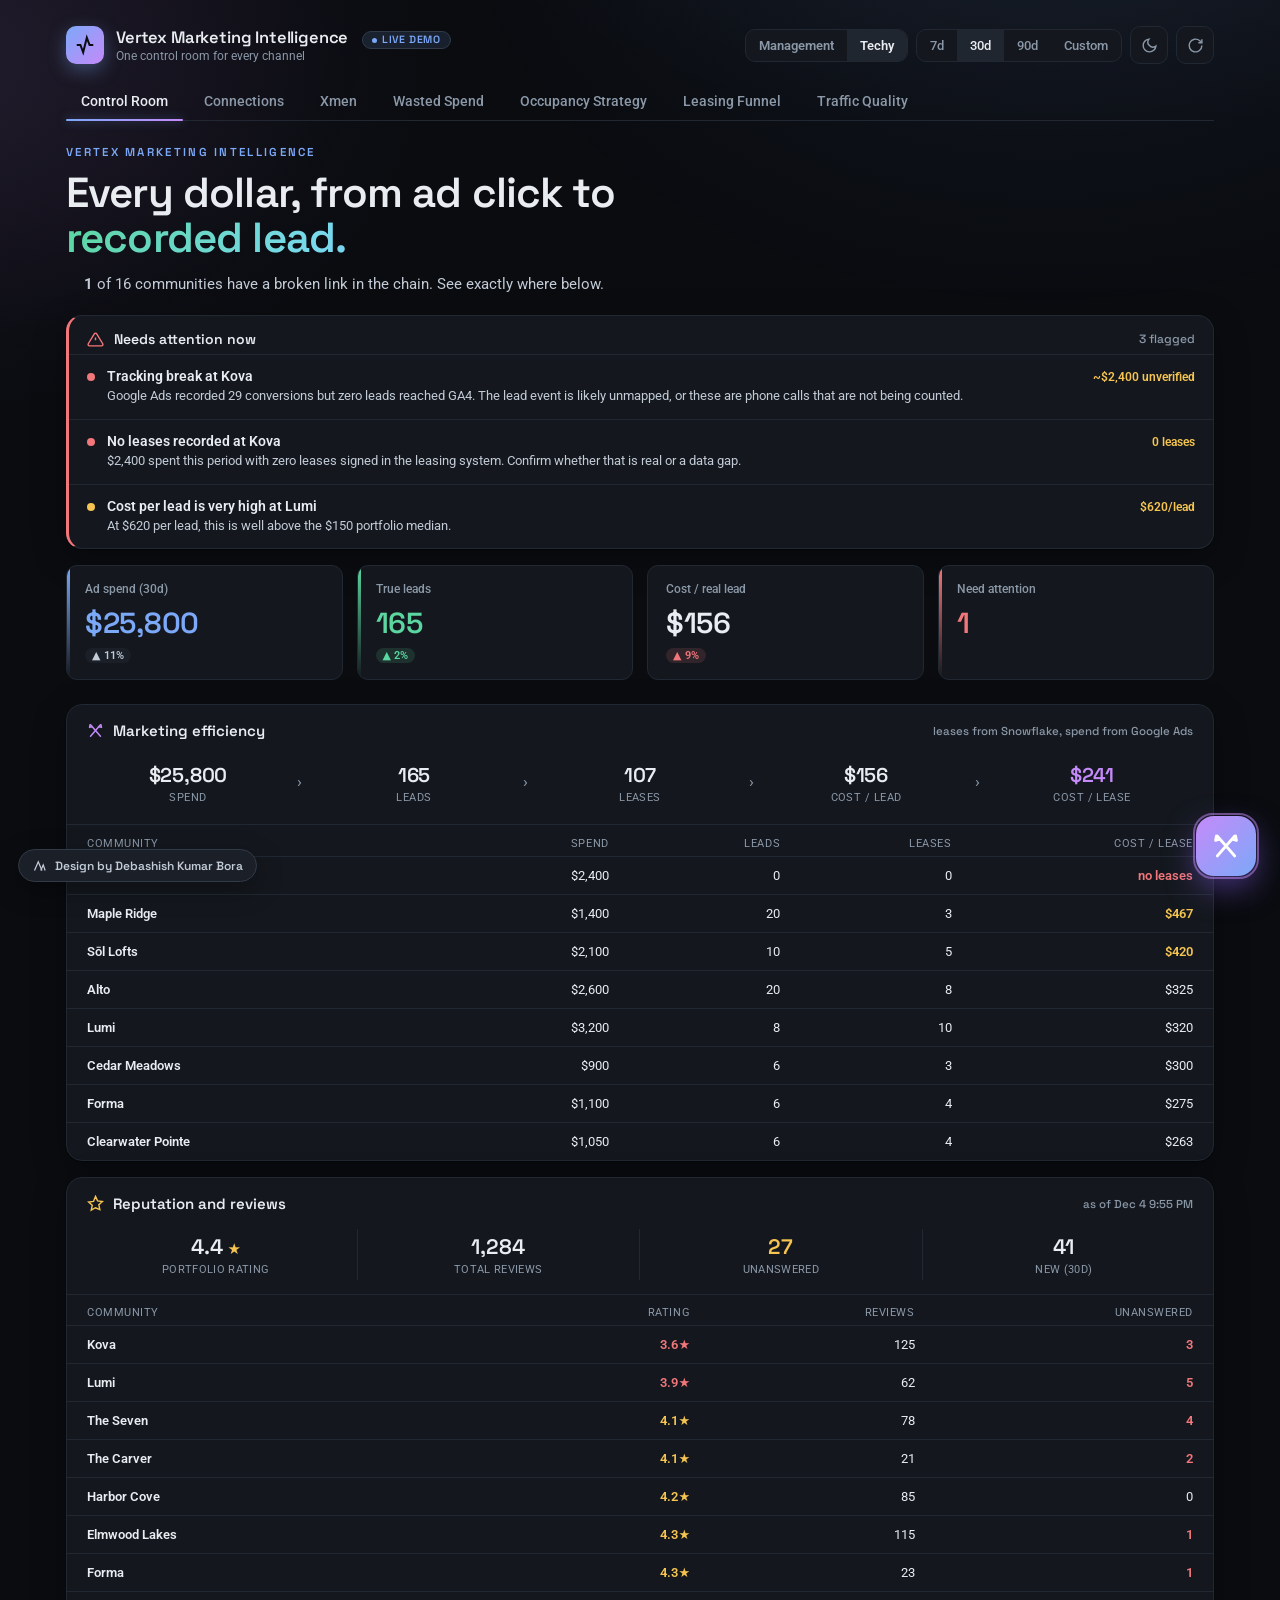
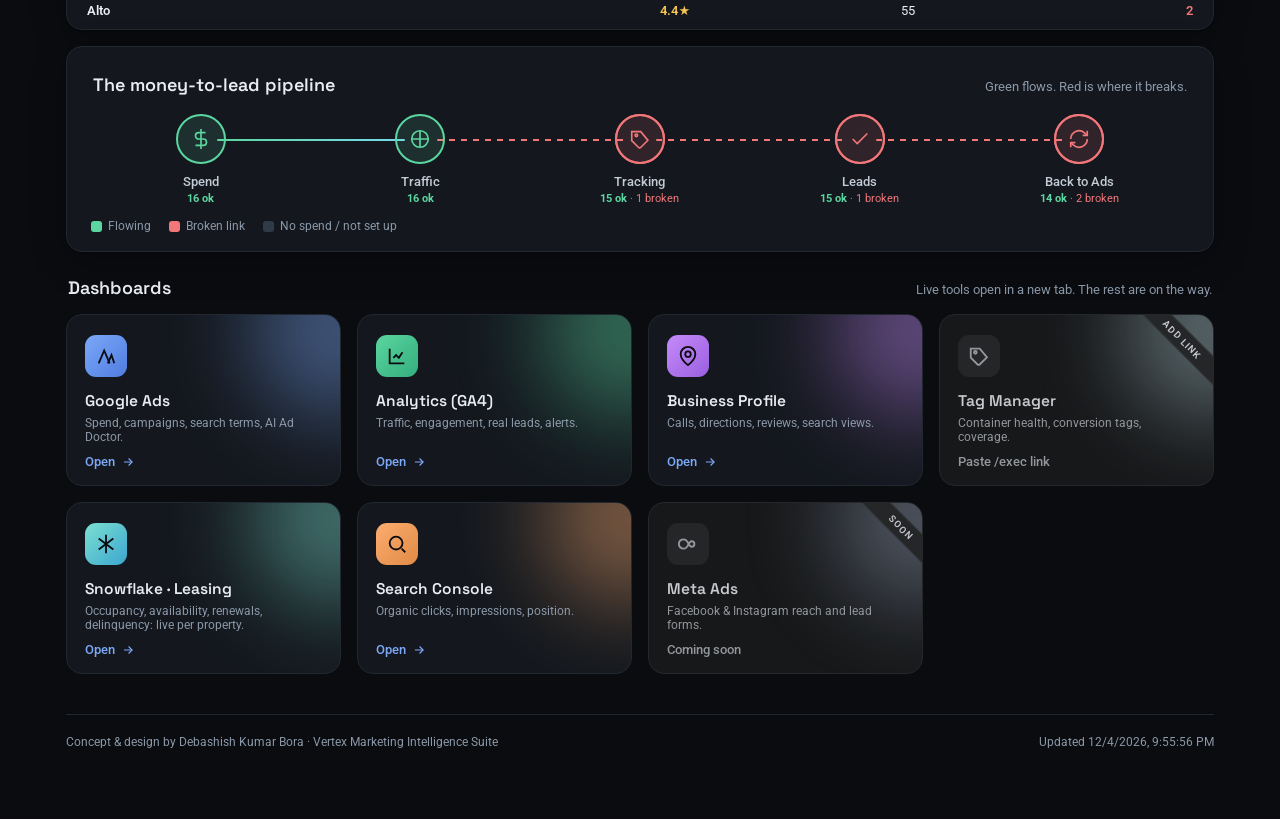
<file: demos/property-marketing-intelligence-hub/index.html>
<!DOCTYPE html>
<html>
<head>
<script src="../kit/mobile.js"></script>

<base target="_top">
<meta charset="utf-8">
<title>Vertex Marketing Intelligence - Demo</title>
<meta name="viewport" content="width=device-width, initial-scale=1">
<link rel="preconnect" href="https://fonts.googleapis.com">
<link rel="preconnect" href="https://fonts.gstatic.com" crossorigin>
<link href="https://fonts.googleapis.com/css2?family=Space+Grotesk:wght@400;500;600;700&family=Roboto:wght@400;500;700&display=swap" rel="stylesheet">
<style>
  :root{
    --bg:#0a0c10; --bg2:#0f1216; --card:#14181e; --card2:#1a1f28; --raise:#20262f;
    --border:#212832; --border2:#313b47;
    --text:#e9ecf1; --muted:#8b98a8; --muted2:#c2cbd6;
    --green:#5bd6a0; --green-soft:rgba(91,214,160,.13);
    --red:#f2777a; --red-soft:rgba(242,119,122,.13);
    --amber:#f5c451; --amber-soft:rgba(245,196,81,.13);
    --blue:#7ca8f8; --blue-soft:rgba(124,168,248,.13);
    --purple:#c58af9; --purple-soft:rgba(197,138,249,.13);
    --teal:#78d9ec; --pink:#ff8bcb; --orange:#fcad70;
    --radius:16px; --radius-sm:11px;
    --shadow:0 1px 2px rgba(0,0,0,.4),0 10px 34px rgba(0,0,0,.3);
    --disp:'Space Grotesk',system-ui,sans-serif; --body:'Roboto',system-ui,sans-serif;
  }
  *{margin:0;padding:0;box-sizing:border-box}
  body{background:radial-gradient(1200px 720px at 82% -12%,rgba(124,168,248,.10),transparent 60%),radial-gradient(900px 620px at -5% 3%,rgba(197,138,249,.08),transparent 55%),var(--bg);color:var(--text);font-family:var(--body);-webkit-font-smoothing:antialiased;min-height:100vh}
  .wrap{max-width:1200px;margin:0 auto;padding:20px 26px 70px}
  a{color:inherit;text-decoration:none}
  .top{display:flex;align-items:center;justify-content:space-between;gap:14px;padding:6px 0 18px}
  .brand{display:flex;align-items:center;gap:12px}
  .brand .mark{width:38px;height:38px;border-radius:10px;background:linear-gradient(135deg,var(--blue),var(--purple));display:flex;align-items:center;justify-content:center;box-shadow:0 6px 18px rgba(124,168,248,.35)}
  .brand .mark svg{width:22px;height:22px;stroke:#0a0c10;fill:none;stroke-width:2.2}
  .brand h1{font-family:var(--disp);font-size:16.5px;font-weight:600;letter-spacing:-.01em}
  .brand p{font-size:11.5px;color:var(--muted)}
  .controls{display:flex;align-items:center;gap:8px}
  .seg{display:flex;background:var(--card);border:1px solid var(--border);border-radius:10px;overflow:hidden}
  .seg button{background:transparent;border:none;color:var(--muted);font-family:var(--body);font-size:12.5px;font-weight:500;padding:8px 13px;cursor:pointer;transition:.15s}
  .seg button.on{background:var(--raise);color:var(--text)}
  .icon-btn{width:38px;height:38px;border:1px solid var(--border);background:var(--card);border-radius:10px;color:var(--muted);cursor:pointer;display:flex;align-items:center;justify-content:center}
  .icon-btn:hover{color:var(--blue);border-color:var(--blue)}
  .icon-btn svg{width:17px;height:17px;stroke:currentColor;fill:none;stroke-width:2}
  .icon-btn.spin svg{animation:spin 1s linear infinite}@keyframes spin{to{transform:rotate(360deg)}}
  .nav{display:flex;gap:6px;flex-wrap:wrap;margin-bottom:24px;border-bottom:1px solid var(--border)}
  .nav button{background:none;border:none;color:var(--muted);font-family:var(--body);font-size:13.5px;font-weight:500;padding:11px 15px;cursor:pointer;position:relative;border-radius:8px 8px 0 0;transition:color .15s}
  .nav button:hover{color:var(--muted2)}
  .nav button.on{color:var(--text)}
  .nav button.on::after{content:"";position:absolute;left:12px;right:12px;bottom:-1px;height:2px;background:linear-gradient(90deg,var(--blue),var(--purple));border-radius:2px}
  .page{display:none}
  .page.on{display:block;animation:pagein .4s cubic-bezier(.2,.7,.3,1)}
  @keyframes pagein{from{opacity:0;transform:translateY(8px)}to{opacity:1;transform:none}}
  .eyebrow{font-family:var(--disp);font-size:11.5px;font-weight:600;letter-spacing:.2em;color:var(--blue);text-transform:uppercase;margin-bottom:12px}
  .hero{max-width:720px;margin:8px 0 22px}
  .hero h2{font-family:var(--disp);font-size:clamp(26px,4vw,42px);font-weight:600;line-height:1.06;letter-spacing:-.02em}
  .hero h2 .accent{background:linear-gradient(120deg,var(--green),var(--teal));-webkit-background-clip:text;background-clip:text;-webkit-text-fill-color:transparent}
  .hero-status{margin-top:15px;font-size:15px;color:var(--muted2);display:flex;align-items:center;gap:9px}
  .hero-status .dot{width:9px;height:9px;border-radius:50%;background:var(--muted);flex:0 0 9px}
  .hero-status.ok .dot{background:var(--green);box-shadow:0 0 0 4px var(--green-soft)}
  .hero-status.warn .dot{background:var(--amber);box-shadow:0 0 0 4px var(--amber-soft)}
  .hero-status.bad .dot{background:var(--red);box-shadow:0 0 0 4px var(--red-soft)}
  .ptitle{font-family:var(--disp);font-size:26px;font-weight:600;letter-spacing:-.01em;margin-bottom:5px}
  .psub{font-size:13.5px;color:var(--muted);margin-bottom:20px;max-width:640px}
  .stats{display:grid;grid-template-columns:repeat(4,1fr);gap:14px;margin-bottom:24px}
  .stat{background:var(--card);border:1px solid var(--border);border-radius:var(--radius-sm);padding:16px 18px;position:relative;overflow:hidden}
  .stat .l{font-size:12px;color:var(--muted);font-weight:500}
  .stat .v{font-family:var(--disp);font-size:29px;font-weight:600;margin-top:8px;letter-spacing:-.01em}
  .stat.g .v{color:var(--green)} .stat.b .v{color:var(--blue)} .stat.r .v{color:var(--red)} .stat.a .v{color:var(--amber)}
  .sowhat{display:flex;align-items:flex-start;gap:12px;background:linear-gradient(100deg,var(--blue-soft),transparent);border:1px solid var(--border);border-left:3px solid var(--blue);border-radius:var(--radius-sm);padding:14px 16px;margin-bottom:22px;opacity:0;animation:fadein .5s .2s forwards}
  @keyframes fadein{to{opacity:1}}
  .sowhat .sp{width:26px;height:26px;flex:0 0 26px;border-radius:7px;background:var(--blue-soft);display:flex;align-items:center;justify-content:center;margin-top:1px}
  .sowhat .sp svg{width:15px;height:15px;stroke:var(--blue);fill:none;stroke-width:2}
  .sowhat .tx{font-size:13.5px;line-height:1.55;color:var(--muted2)}
  .sowhat .tx b{color:var(--text);font-weight:600}
  .sowhat.red{background:linear-gradient(100deg,var(--red-soft),transparent);border-left-color:var(--red)}
  .sowhat.red .sp{background:var(--red-soft)} .sowhat.red .sp svg{stroke:var(--red)}
  .sowhat.green{background:linear-gradient(100deg,var(--green-soft),transparent);border-left-color:var(--green)}
  .sowhat.green .sp{background:var(--green-soft)} .sowhat.green .sp svg{stroke:var(--green)}
  .card{background:var(--card);border:1px solid var(--border);border-radius:var(--radius);box-shadow:var(--shadow)}
  .sec-head{display:flex;align-items:baseline;justify-content:space-between;gap:12px;margin:4px 2px 15px}
  .sec-head h3{font-family:var(--disp);font-size:18px;font-weight:600}
  .sec-head .sub{font-size:12.5px;color:var(--muted)}
  .pipe-card{padding:22px 24px 18px;margin-bottom:24px;position:relative;overflow:hidden}
  .flow{display:flex;align-items:stretch;margin:18px 0 6px;position:relative}
  .node{flex:1 1 0;min-width:0;text-align:center;position:relative;z-index:2}
  .node .ring{width:50px;height:50px;margin:0 auto 10px;border-radius:50%;display:flex;align-items:center;justify-content:center;background:var(--card2);border:2px solid var(--border2);position:relative}
  .node .ring svg{width:22px;height:22px;stroke:var(--muted2);fill:none;stroke-width:1.8}
  .node.ok .ring{border-color:var(--green);background:var(--green-soft)} .node.ok .ring svg{stroke:var(--green)}
  .node.bad .ring{border-color:var(--red);background:var(--red-soft)} .node.bad .ring svg{stroke:var(--red)}
  .node.bad .ring::after{content:"";position:absolute;inset:-2px;border-radius:50%;border:2px solid var(--red);animation:pulse 1.8s ease-out infinite}
  @keyframes pulse{0%{opacity:.6;transform:scale(1)}100%{opacity:0;transform:scale(1.5)}}
  .node .nl{font-size:12.5px;font-weight:500;color:var(--muted2)}
  .node .nc{font-size:11px;color:var(--muted);margin-top:3px}
  .node .nc b{color:var(--green)} .node .nc .bd{color:var(--red)}
  .conn{position:absolute;top:25px;height:2px;background:var(--border2);z-index:1;overflow:hidden;border-radius:2px}
  .conn.live{background:linear-gradient(90deg,var(--green),var(--teal))}
  .conn.live::after{content:"";position:absolute;top:-1px;left:-30%;width:30%;height:4px;background:linear-gradient(90deg,transparent,#eafff5,transparent);animation:river 2.1s linear infinite}
  .conn.brk{background:repeating-linear-gradient(90deg,var(--red) 0 6px,transparent 6px 12px)}
  @keyframes river{to{left:110%}}
  .legend{font-size:12px;color:var(--muted);margin-top:14px;display:flex;gap:18px;flex-wrap:wrap}
  .legend span{display:inline-flex;align-items:center;gap:6px}.legend i{width:11px;height:11px;border-radius:3px}
  .tile-grid{display:grid;grid-template-columns:repeat(4,1fr);gap:16px;margin-top:4px}
  .tile{position:relative;background:var(--card);border:1px solid var(--border);border-radius:var(--radius);padding:20px 18px 16px;min-height:158px;display:flex;flex-direction:column;overflow:hidden;opacity:0;transform:translateY(10px);animation:rise .5s cubic-bezier(.2,.7,.3,1) forwards}
  @keyframes rise{to{opacity:1;transform:none}}
  .tile .glow{position:absolute;top:-40%;right:-30%;width:170px;height:170px;border-radius:50%;filter:blur(46px);opacity:.45;pointer-events:none}
  .tile .ti{width:42px;height:42px;border-radius:11px;display:flex;align-items:center;justify-content:center;margin-bottom:14px;position:relative;z-index:1}
  .tile .ti svg{width:22px;height:22px;stroke:#0a0c10;fill:none;stroke-width:2}
  .tile h4{font-family:var(--disp);font-size:15.5px;font-weight:600;position:relative;z-index:1}
  .tile p{font-size:12px;color:var(--muted);margin-top:5px;flex:1;position:relative;z-index:1}
  .tile .cta{display:inline-flex;align-items:center;gap:6px;font-size:12.5px;font-weight:500;color:var(--blue);margin-top:10px;position:relative;z-index:1}
  .tile .cta svg{width:14px;height:14px;stroke:currentColor;fill:none;stroke-width:2;transition:transform .2s}
  .tile.live{cursor:pointer;transition:transform .18s,border-color .18s,box-shadow .18s}
  .tile.live:hover{transform:translateY(-4px);border-color:var(--border2);box-shadow:0 14px 40px rgba(0,0,0,.4)}
  .tile.live:hover .cta svg{transform:translateX(4px)}
  .tile.wip{filter:saturate(.3)} .tile.wip .ti{background:var(--raise)!important} .tile.wip .ti svg{stroke:var(--muted)} .tile.wip h4{color:var(--muted2)} .tile.wip .cta{color:var(--muted)}
  .ribbon{position:absolute;top:14px;right:-32px;transform:rotate(45deg);background:var(--raise);color:var(--muted2);font-size:9.5px;font-weight:600;letter-spacing:.08em;text-transform:uppercase;padding:4px 38px;border-top:1px solid var(--border2);border-bottom:1px solid var(--border2);z-index:2}
  .rows{display:flex;flex-direction:column}
  .rw{display:flex;align-items:center;gap:14px;padding:13px 2px;border-bottom:1px solid var(--border);opacity:0;transform:translateX(-6px);animation:rowin .45s cubic-bezier(.2,.7,.3,1) forwards}
  @keyframes rowin{to{opacity:1;transform:none}}
  .rw:last-child{border-bottom:none}
  .rw .nm{font-weight:500;font-size:14px;flex:0 0 150px}
  .rw .barwrap{flex:1;min-width:60px;height:22px;background:var(--card2);border-radius:6px;overflow:hidden;position:relative}
  .rw .bar{height:100%;width:0;border-radius:6px;transition:width 1s cubic-bezier(.2,.7,.3,1)}
  .rw .barlabel{position:absolute;right:8px;top:50%;transform:translateY(-50%);font-size:11.5px;font-weight:600;color:var(--text)}
  .rw .val{flex:0 0 auto;font-size:13px;color:var(--muted2);text-align:right;min-width:120px}
  .rw .pill{font-size:10px;font-weight:600;padding:3px 8px;border-radius:20px;text-transform:uppercase;letter-spacing:.03em;flex:0 0 auto}
  .pill.red{background:var(--red-soft);color:var(--red)} .pill.amber{background:var(--amber-soft);color:var(--amber)} .pill.green{background:var(--green-soft);color:var(--green)} .pill.blue{background:var(--blue-soft);color:var(--blue)}
  .funnel{display:flex;flex-direction:column;gap:2px;margin:8px 0}
  .fst{display:grid;gap:6px;padding:4px 0}
  .fst-h{display:flex;justify-content:center;align-items:baseline;gap:10px;flex-wrap:wrap;text-align:center}
  .fst-h .fl{font-family:var(--disp);font-size:13.5px;font-weight:600;color:var(--text)}
  .fst-h .fl small{font-size:11px;font-weight:500;color:var(--muted);margin-left:4px}
  .fst-h .fv{font-family:var(--disp);font-size:17px;font-weight:700;color:var(--text)}
  .fstage{position:relative;margin:0 auto;height:22px;border-radius:7px;width:0;min-width:8px;transition:width 1.1s cubic-bezier(.2,.7,.3,1)}
  @media(max-width:640px){.fstage{height:14px;border-radius:5px}.fst-h .fv{font-size:15.5px}}
  .fdrop{text-align:center;font-size:11.5px;color:var(--muted);padding:3px 0}
  .fdrop b{color:var(--amber)}
  .chart-card{padding:20px 22px 16px;margin-bottom:22px}
  svg .grid-l{stroke:var(--border);stroke-width:1}
  svg .axis-t{fill:var(--muted);font-size:10px;font-family:var(--body)}
  svg .qz{font-family:var(--disp);font-size:10px;fill:var(--muted);letter-spacing:.05em;text-transform:uppercase}
  .dot{transition:transform .5s cubic-bezier(.2,.7,.3,1),opacity .5s;transform-origin:center;transform:scale(0);opacity:0}
  .dot.in{transform:scale(1);opacity:1}
  .dot circle{cursor:pointer}
  .dot circle:hover{stroke:#fff;stroke-width:2}
  .banner{background:var(--amber-soft);border:1px solid rgba(245,196,81,.4);border-radius:var(--radius-sm);padding:12px 16px;margin-bottom:20px;font-size:13px;color:var(--muted2)}
  .banner b{color:var(--amber)}
  .banner.blue{background:var(--blue-soft);border-color:rgba(124,168,248,.4)} .banner.blue b{color:var(--blue)}
  .loader{display:flex;flex-direction:column;align-items:center;gap:14px;padding:80px 0;color:var(--muted)}
  .spin{width:34px;height:34px;border:3px solid var(--border2);border-top-color:var(--blue);border-radius:50%;animation:spin 1s linear infinite}
  footer{margin-top:40px;padding-top:20px;border-top:1px solid var(--border);display:flex;justify-content:space-between;flex-wrap:wrap;gap:8px;font-size:12px;color:var(--muted)}
  .tip{position:fixed;pointer-events:none;background:var(--bg2);border:1px solid var(--border2);border-radius:8px;padding:8px 11px;font-size:12px;color:var(--text);box-shadow:var(--shadow);z-index:60;opacity:0;transition:opacity .12s;max-width:230px;line-height:1.5}
  .tip.on{opacity:1}
  .conn-card{background:var(--card);border:1px solid var(--border);border-left:4px solid var(--muted);border-radius:var(--radius);margin-bottom:12px;overflow:hidden}
  .conn-card.broken{border-left-color:var(--red)}.conn-card.partial{border-left-color:var(--amber)}.conn-card.healthy{border-left-color:var(--green)}
  .conn-h{display:flex;align-items:center;gap:12px;padding:15px 18px;cursor:pointer}
  .conn-h .cn{font-family:var(--disp);font-weight:600;font-size:15px}
  .conn-h .cs{font-size:12.5px;color:var(--muted);margin-top:2px}
  .conn-h .chev{margin-left:auto;color:var(--muted);transition:transform .2s}.conn-h .chev svg{width:18px;height:18px;stroke:currentColor;fill:none;stroke-width:2}
  .conn-card.open .conn-h .chev{transform:rotate(90deg)}
  .conn-b{display:none;padding:2px 18px 18px;border-top:1px solid var(--border)}.conn-card.open .conn-b{display:block}
  .rel{display:grid;grid-template-columns:1fr 1fr 1fr;gap:10px;margin:14px 0}
  .rel .rb{background:var(--card2);border:1px solid var(--border);border-radius:11px;padding:13px}
  .rel .rb h5{font-family:var(--disp);font-size:12px;margin-bottom:8px}
  .rel .rb .kv{font-size:12px;color:var(--muted2);display:flex;justify-content:space-between;padding:3px 0}.rel .rb .kv b{color:var(--text);font-weight:600}
  .alist{margin:6px 0}.alist .at{font-family:var(--disp);font-size:11px;text-transform:uppercase;letter-spacing:.06em;margin:10px 0 4px}
  .alist.work .at{color:var(--green)}.alist.bad .at{color:var(--red)}.alist.imp .at{color:var(--amber)}
  .alist .ai2{display:flex;gap:8px;font-size:12.5px;color:var(--muted2);padding:4px 0;line-height:1.5}
  .alist .ai2 .d{width:7px;height:7px;border-radius:50%;flex:0 0 7px;margin-top:5px}
  .alist.work .d{background:var(--green)}.alist.bad .d{background:var(--red)}.alist.imp .d{background:var(--amber)}
  @media(max-width:640px){.rel{grid-template-columns:1fr}}
  @media(max-width:900px){.stats{grid-template-columns:repeat(2,1fr)}.tile-grid{grid-template-columns:repeat(2,1fr)}}
  @media(max-width:640px){.wrap{padding:14px 14px 50px}.flow{flex-wrap:wrap;gap:14px}.node{flex:0 0 30%}.conn{display:none}.rw .nm{flex-basis:104px}.rw .val{min-width:0}.tile-grid{grid-template-columns:1fr}.hero h2{font-size:26px}}
  @media(prefers-reduced-motion:reduce){*{animation-duration:.01ms!important;transition-duration:.01ms!important}.conn.live::after{display:none}}
  .keybar{display:flex;align-items:center;gap:12px;background:var(--blue-soft);border:1px solid rgba(124,168,248,.35);border-radius:var(--radius-sm);padding:12px 15px;margin-bottom:16px;font-size:13px;color:var(--muted2)}.keybar b{color:var(--blue)}.keybar button{margin-left:auto;background:var(--blue);color:#0a0c10;border:none;border-radius:8px;padding:8px 13px;font-weight:600;cursor:pointer;flex:0 0 auto;font-family:inherit}
  .chat-wrap{display:flex;flex-direction:column;height:min(66vh,600px);background:var(--card);border:1px solid var(--border);border-radius:var(--radius);overflow:hidden}
  .chat-body{flex:1;overflow-y:auto;padding:18px 20px;display:flex;flex-direction:column;gap:12px}
  .msg{max-width:86%;padding:12px 15px;border-radius:14px;font-size:13.5px;line-height:1.6}
  .msg.u{align-self:flex-end;background:linear-gradient(135deg,var(--blue),var(--purple));color:#fff;border-bottom-right-radius:4px}
  .msg.a{align-self:flex-start;background:var(--card2);border:1px solid var(--border);border-bottom-left-radius:4px;color:var(--muted2)}
  .msg.a b{color:var(--text)}.msg.a ul,.msg.a ol{margin:6px 0 6px 18px}.msg.a li{margin:3px 0}.msg.a code{background:var(--raise);padding:1px 5px;border-radius:4px}
  .starters{display:flex;flex-wrap:wrap;gap:8px;padding:0 20px 14px}
  .starter{font-size:12.5px;padding:8px 12px;border-radius:20px;border:1px solid var(--border2);background:var(--card2);color:var(--muted2);cursor:pointer}.starter:hover{border-color:var(--blue);color:var(--blue)}
  .chat-in{display:flex;gap:9px;padding:12px 16px;border-top:1px solid var(--border)}
  .chat-in input{flex:1;background:var(--card2);border:1px solid var(--border2);border-radius:11px;padding:12px 14px;color:var(--text);font-family:inherit;font-size:13.5px;outline:none}.chat-in input:focus{border-color:var(--blue)}
  .chat-in button{width:44px;border:none;border-radius:11px;background:var(--blue);color:#0a0c10;cursor:pointer;display:flex;align-items:center;justify-content:center}.chat-in button svg{width:18px;height:18px;stroke:#0a0c10;fill:none;stroke-width:2}
  .typing{display:inline-flex;gap:4px}.typing span{width:7px;height:7px;border-radius:50%;background:var(--muted);animation:tp 1.2s infinite}.typing span:nth-child(2){animation-delay:.2s}.typing span:nth-child(3){animation-delay:.4s}@keyframes tp{0%,60%,100%{opacity:.3}30%{opacity:1}}
  .xhero{display:flex;align-items:center;gap:14px;margin-bottom:16px}.xhero .xa{width:52px;height:52px;flex:0 0 52px;border-radius:14px;background:linear-gradient(135deg,var(--purple),var(--blue));display:flex;align-items:center;justify-content:center;box-shadow:0 8px 24px rgba(197,138,249,.4)}.xhero .xa svg{width:28px;height:28px;stroke:#0a0c10;fill:none;stroke-width:2}
  .set-in{display:flex;gap:9px;flex-wrap:wrap;margin-top:12px}.set-in input{flex:1;min-width:200px;background:var(--card2);border:1px solid var(--border2);border-radius:9px;padding:11px 13px;color:var(--text);font-family:inherit;font-size:13.5px;outline:none}.set-in input:focus{border-color:var(--blue)}
  .btnp{border:none;border-radius:9px;padding:11px 16px;font-family:inherit;font-size:13.5px;font-weight:600;cursor:pointer;background:var(--blue);color:#0a0c10}.btnp.btng{background:var(--card2);color:var(--muted2);border:1px solid var(--border2)}
  body::before{content:"";position:fixed;inset:0;z-index:-1;pointer-events:none;background:radial-gradient(1000px 700px at 82% -12%,rgba(124,168,248,.07),transparent 60%),radial-gradient(820px 600px at -6% 4%,rgba(197,138,249,.06),transparent 55%);animation:aurora 26s ease-in-out infinite alternate}
  @keyframes aurora{0%{transform:translate3d(0,0,0)}50%{transform:translate3d(-2.5%,1.6%,0)}100%{transform:translate3d(2.5%,-1.6%,0)}}
  .brand .mark{transition:transform .3s,box-shadow .3s}
  .brand .mark:hover{transform:rotate(-6deg) scale(1.05);box-shadow:0 10px 26px rgba(124,168,248,.5)}
  .nav{position:relative}
  .nav button.on::after{display:none}
  .nav-ink{position:absolute;bottom:-1px;height:2px;left:0;width:0;background:linear-gradient(90deg,var(--blue),var(--purple));border-radius:2px;opacity:0;transition:left .32s cubic-bezier(.2,.7,.3,1),width .32s cubic-bezier(.2,.7,.3,1),opacity .2s;pointer-events:none;box-shadow:0 0 10px rgba(124,168,248,.5)}
  .stat{transition:transform .18s,border-color .18s,box-shadow .18s}
  .stat:hover{transform:translateY(-3px);border-color:var(--border2);box-shadow:0 12px 30px rgba(0,0,0,.34)}
  .stat::after{content:"";position:absolute;left:0;top:0;bottom:0;width:3px;background:transparent;transition:background .2s}
  .stat.g::after{background:linear-gradient(var(--green),transparent)}.stat.b::after{background:linear-gradient(var(--blue),transparent)}.stat.r::after{background:linear-gradient(var(--red),transparent)}.stat.a::after{background:linear-gradient(var(--amber),transparent)}
  .tile.live::before{content:"";position:absolute;inset:0;background:radial-gradient(190px circle at var(--mx,50%) var(--my,0%),rgba(255,255,255,.09),transparent 62%);opacity:0;transition:opacity .25s;pointer-events:none;z-index:0}
  .tile.live:hover::before{opacity:1}
  .skel{position:relative;overflow:hidden;background:var(--card2)}
  .skel::after{content:"";position:absolute;inset:0;transform:translateX(-100%);background:linear-gradient(90deg,transparent,rgba(255,255,255,.06),transparent);animation:shimmer 1.3s infinite}
  @keyframes shimmer{100%{transform:translateX(100%)}}
  .conn-card{opacity:0;transform:translateY(10px);animation:rise .5s cubic-bezier(.2,.7,.3,1) forwards;transition:box-shadow .2s,border-color .2s}
  .conn-card:hover{box-shadow:0 12px 34px rgba(0,0,0,.3)}
  .conn-b{display:grid;grid-template-rows:0fr;transition:grid-template-rows .34s cubic-bezier(.2,.7,.3,1);border-top:none!important;padding:0!important}
  .conn-card.open .conn-b{display:grid;grid-template-rows:1fr}
  .conn-bi{overflow:hidden;min-height:0;padding:2px 18px 18px;border-top:1px solid var(--border)}
  .drill-wrap{margin-top:14px;border-top:1px dashed var(--border2);padding-top:14px}
  .trust{display:flex;align-items:flex-start;gap:8px;font-size:12px;color:var(--muted2);line-height:1.5;margin-bottom:9px}
  .tchips{display:flex;flex-wrap:wrap;gap:7px;margin-bottom:12px}
  .tchip{font-size:10.5px;font-weight:600;letter-spacing:.02em;padding:4px 9px;border-radius:20px;background:var(--raise);color:var(--muted2);border:1px solid var(--border2)}
  .tchip.ok{background:var(--green-soft);color:var(--green);border-color:transparent}
  .tchip.bad{background:var(--red-soft);color:var(--red);border-color:transparent}
  .tchip.warn{background:var(--amber-soft);color:var(--amber);border-color:transparent}
  .drill-note{font-size:12.5px;color:var(--muted);background:var(--card2);border:1px solid var(--border);border-radius:10px;padding:11px 13px}
  .drill-btn{display:flex;align-items:center;gap:10px;width:100%;text-align:left;background:linear-gradient(100deg,var(--blue-soft),transparent);border:1px solid var(--border2);border-radius:11px;padding:12px 14px;color:var(--text);font-family:inherit;font-size:13px;font-weight:500;cursor:pointer;transition:border-color .18s,transform .12s,background .2s}
  .drill-btn:hover{border-color:var(--blue);transform:translateY(-1px)}
  .drill-btn .di{width:28px;height:28px;flex:0 0 28px;border-radius:8px;background:var(--blue-soft);display:flex;align-items:center;justify-content:center}
  .drill-btn .di svg{width:16px;height:16px;stroke:var(--blue);fill:none;stroke-width:2}
  .drill-btn .dchev{margin-left:auto;color:var(--muted);transition:transform .25s}.drill-btn .dchev svg{width:17px;height:17px;stroke:currentColor;fill:none;stroke-width:2;display:block}
  .drill-btn.on{background:var(--blue-soft);border-color:var(--blue)}
  .drill-btn.on .dchev{transform:rotate(90deg)}
  .drill{display:grid;grid-template-rows:0fr;transition:grid-template-rows .34s cubic-bezier(.2,.7,.3,1)}
  .drill.open{grid-template-rows:1fr;margin-top:10px}
  .drill>*{overflow:hidden;min-height:0}
  .drill-top{display:flex;align-items:baseline;justify-content:space-between;gap:10px;flex-wrap:wrap;margin:2px 2px 8px}
  .dtot{font-family:var(--disp);font-size:13px;font-weight:600;color:var(--text)}
  .drill-legend{font-size:11px;color:var(--muted)}
  .drill-empty,.drill-err{font-size:12.5px;color:var(--muted);padding:12px;background:var(--card2);border:1px solid var(--border);border-radius:10px}
  .drill-empty.sm{padding:8px 10px;margin:2px 0}
  .drill-err{color:var(--red);border-color:rgba(242,119,122,.3);background:var(--red-soft)}
  .dtree>.dnode{margin:6px 0}
  .dnode{border-radius:10px;background:var(--card2);border:1px solid var(--border)}
  .dnode .dnode{background:var(--card);margin:5px 0}
  .drow{display:flex;align-items:center;gap:10px;padding:10px 12px}
  .dnode.exp>.drow{cursor:pointer;transition:background .15s;border-radius:10px}
  .dnode.exp>.drow:hover{background:rgba(255,255,255,.03)}
  .dtwist{width:15px;flex:0 0 15px;color:var(--muted);transition:transform .22s}
  .dtwist svg{width:14px;height:14px;stroke:currentColor;fill:none;stroke-width:2.2;display:block}
  .dnode.open>.drow .dtwist{transform:rotate(90deg)}
  .ddot{width:7px;height:7px;flex:0 0 7px;border-radius:50%;background:var(--border2);margin:0 4px}
  .ddot.big{background:var(--blue)}
  .dbadge{font-size:9.5px;font-weight:700;letter-spacing:.04em;text-transform:uppercase;padding:2px 7px;border-radius:20px;flex:0 0 auto;white-space:nowrap}
  .dname{font-size:13px;font-weight:500;flex:1;min-width:40px;white-space:nowrap;overflow:hidden;text-overflow:ellipsis}
  .dmet{display:flex;gap:11px;flex:0 0 auto;flex-wrap:wrap;justify-content:flex-end}
  .dm{font-size:11px;color:var(--muted)}.dm b{color:var(--text);font-weight:600}
  .dkids{display:grid;grid-template-rows:0fr;transition:grid-template-rows .3s cubic-bezier(.2,.7,.3,1)}
  .dnode.open>.dkids{grid-template-rows:1fr}
  .dkwrap{overflow:hidden;min-height:0;padding:0 10px 8px 26px}
  .dnote{font-size:11.5px;color:var(--muted);padding:0 12px 11px 34px;line-height:1.5}
  .dad-h{display:flex;flex-wrap:wrap;gap:6px;padding:0 12px 10px 34px}
  .dad-h span{font-size:11px;color:var(--muted2);background:var(--raise);border-radius:6px;padding:3px 8px}
  @media(max-width:640px){.dmet{gap:8px}.dm{font-size:10px}.drill-btn{font-size:12px}}
  @media(prefers-reduced-motion:reduce){body::before{animation:none}.skel::after{animation:none}.drill,.dkids,.conn-b{transition:none}}
  .snowbox{margin-top:14px;border-top:1px dashed var(--border2);padding-top:14px}
  .snowbox .sbh{display:flex;align-items:center;gap:8px;font-family:var(--disp);font-size:12px;font-weight:600;color:var(--teal);margin-bottom:10px}
  .snowbox .sbh svg{width:15px;height:15px;stroke:var(--teal);fill:none;stroke-width:2}
  .sbgrid{display:grid;grid-template-columns:repeat(4,1fr);gap:9px}
  .sbstat{background:var(--card2);border:1px solid var(--border);border-radius:10px;padding:11px 12px}
  .sbstat .sv{font-family:var(--disp);font-size:18px;font-weight:600}
  .sbstat .sl{font-size:10.5px;color:var(--muted);margin-top:3px}
  .sbbeds{display:flex;flex-wrap:wrap;gap:6px;margin-top:10px}
  .sbbed{font-size:11px;padding:4px 9px;border-radius:20px;background:var(--raise);color:var(--muted2)}
  .sbbed.no{background:var(--red-soft);color:var(--red)}
  .sbbed.yes{background:var(--green-soft);color:var(--green)}
  @media(max-width:640px){.sbgrid{grid-template-columns:repeat(2,1fr)}}
  html[data-theme="light"]{
    --bg:#eef1f7;--bg2:#e6eaf2;--card:#ffffff;--card2:#f4f6fb;--raise:#e9edf5;
    --border:#e0e5ee;--border2:#c8d1df;
    --text:#141922;--muted:#66707f;--muted2:#3a4552;
    --green:#1a9c6b;--green-soft:rgba(26,156,107,.12);
    --red:#d64545;--red-soft:rgba(214,69,69,.10);
    --amber:#c07d0a;--amber-soft:rgba(201,138,18,.13);
    --blue:#3b6fd6;--blue-soft:rgba(59,111,214,.10);
    --purple:#8b4fd6;--purple-soft:rgba(139,79,214,.10);
    --teal:#1596b0;--pink:#d64f9e;--orange:#cf7a26;
    --shadow:0 1px 2px rgba(20,30,50,.08),0 10px 30px rgba(20,30,50,.10);
  }
  html[data-theme="light"] body{background:radial-gradient(1100px 700px at 84% -12%,rgba(59,111,214,.10),transparent 60%),radial-gradient(820px 600px at -6% 4%,rgba(139,79,214,.08),transparent 55%),var(--bg)}
  html[data-theme="light"] body::before{background:radial-gradient(1000px 700px at 82% -12%,rgba(59,111,214,.07),transparent 60%),radial-gradient(820px 600px at -6% 4%,rgba(139,79,214,.05),transparent 55%)}
  html[data-theme="light"] .msg.a code,html[data-theme="light"] .tchip{color:var(--muted2)}
  .progress{position:fixed;top:0;left:0;height:3px;width:0;background:linear-gradient(90deg,var(--blue),var(--purple),var(--teal));background-size:200% 100%;z-index:120;opacity:0;box-shadow:0 0 12px rgba(124,168,248,.6);animation:progshift 1.1s linear infinite}
  .progress.go{opacity:1;width:82%;transition:width 8s cubic-bezier(.1,.7,.2,1)}
  .progress.done{width:100%;opacity:0;transition:width .25s,opacity .45s .2s}
  @keyframes progshift{to{background-position:200% 0}}
  .hero h2 .accent{background:linear-gradient(120deg,var(--green),var(--teal),var(--blue),var(--green));background-size:280% 100%;-webkit-background-clip:text;background-clip:text;-webkit-text-fill-color:transparent;animation:accentflow 8s ease-in-out infinite}
  @keyframes accentflow{0%,100%{background-position:0% 50%}50%{background-position:100% 50%}}
  .tile.live:hover{transform:translateY(-6px) scale(1.012);box-shadow:0 22px 50px rgba(0,0,0,.42)}
  html[data-theme="light"] .tile.live:hover{box-shadow:0 22px 44px rgba(30,45,70,.20)}
  .tile .ti{transition:transform .25s}.tile.live:hover .ti{transform:scale(1.08) rotate(-4deg)}
  .icon-btn{transition:color .15s,border-color .15s,transform .15s,background .15s}
  .icon-btn:hover{transform:translateY(-1px)}
  .seg button[data-r="custom"]{display:flex;align-items:center;gap:5px}
  .datepop{position:absolute;top:52px;right:26px;z-index:70;background:var(--bg2);border:1px solid var(--border2);border-radius:14px;box-shadow:var(--shadow);padding:15px;display:none;flex-direction:column;gap:10px;width:min(300px,92vw)}
  .datepop.on{display:flex;animation:pagein .22s ease}
  .datepop .dp-t{font-family:var(--disp);font-size:13px;font-weight:600}
  .datepop .dp-row{display:flex;gap:9px}
  .datepop label{flex:1;font-size:11px;color:var(--muted);display:flex;flex-direction:column;gap:4px}
  .datepop input{background:var(--card2);border:1px solid var(--border2);border-radius:9px;padding:9px 10px;color:var(--text);font-family:inherit;font-size:13px;outline:none;color-scheme:dark}
  html[data-theme="light"] .datepop input{color-scheme:light}
  .datepop input:focus{border-color:var(--blue)}
  .datepop .dp-go{background:var(--blue);color:#fff;border:none;border-radius:9px;padding:10px;font-family:inherit;font-weight:600;font-size:13px;cursor:pointer}
  .datepop .dp-note{font-size:11px;color:var(--muted)}
  .propbar{margin-bottom:18px}
  .propbar-in{display:flex;align-items:center;gap:11px;background:linear-gradient(100deg,var(--purple-soft),transparent);border:1px solid var(--border);border-left:3px solid var(--purple);border-radius:var(--radius-sm);padding:12px 15px;flex-wrap:wrap}
  .pb-ic{display:flex;align-items:center;flex:0 0 auto}
  .pb-l{font-size:13px;color:var(--muted2);font-weight:500}
  .pb-sel{margin-left:auto;background:var(--card2);border:1px solid var(--border2);border-radius:10px;padding:9px 12px;color:var(--text);font-family:inherit;font-size:13px;font-weight:500;cursor:pointer;outline:none;min-width:210px;max-width:100%}
  .pb-sel:focus{border-color:var(--purple)}
  .deepwrap{max-height:0;overflow:hidden;transition:max-height .4s cubic-bezier(.2,.7,.3,1)}
  .deepwrap.on{max-height:1600px;margin-top:12px}
  .deep-card{background:var(--card);border:1px solid var(--border2);border-radius:var(--radius);box-shadow:var(--shadow);overflow:hidden;animation:rise .45s cubic-bezier(.2,.7,.3,1)}
  .deep-hd{display:flex;align-items:center;gap:10px;padding:14px 18px;border-bottom:1px solid var(--border);background:linear-gradient(100deg,var(--purple-soft),transparent)}
  .deep-hd b{font-family:var(--disp);font-size:14.5px}
  .deep-hd .blades{stroke:var(--purple);fill:none;stroke-width:2.1;stroke-linecap:round;stroke-linejoin:round;flex:0 0 auto}
  .deep-tag{margin-left:auto;font-size:10.5px;font-weight:600;text-transform:uppercase;letter-spacing:.05em;color:var(--purple);background:var(--purple-soft);padding:4px 9px;border-radius:20px}
  .deep-body{padding:15px 18px;font-size:13.5px;line-height:1.6;color:var(--muted2)}
  .deep-body.md p{margin:7px 0}.deep-body.md b{color:var(--text)}.deep-body.md ul,.deep-body.md ol{margin:7px 0 7px 20px}.deep-body.md li{margin:4px 0}.deep-body.md code{background:var(--raise);padding:1px 5px;border-radius:4px}
  .dd-key{margin-left:8px;background:var(--purple);color:#fff;border:none;border-radius:8px;padding:7px 12px;font-family:inherit;font-weight:600;font-size:12.5px;cursor:pointer}
  .blades{display:block}
  .xfab{position:fixed;right:24px;bottom:24px;width:60px;height:60px;border-radius:18px;border:none;cursor:pointer;z-index:90;background:linear-gradient(135deg,var(--purple),var(--blue));box-shadow:0 12px 30px rgba(124,88,220,.5);display:flex;align-items:center;justify-content:center;transition:transform .22s,box-shadow .22s}
  .xfab:hover{transform:translateY(-3px) scale(1.05);box-shadow:0 18px 40px rgba(124,88,220,.62)}
  .xfab .blades{width:30px;height:30px;stroke:#fff;fill:none;stroke-width:2.2;stroke-linecap:round;stroke-linejoin:round;transition:transform .35s cubic-bezier(.3,1.4,.5,1)}
  .xfab:hover .blades{transform:rotate(12deg) scale(1.08)}
  .xfab::after{content:"";position:absolute;inset:-3px;border-radius:20px;border:2px solid var(--purple);opacity:.5;animation:pulse 2.4s ease-out infinite;pointer-events:none}
  .xfab.open .blades{animation:slash .4s ease}
  @keyframes slash{0%{transform:rotate(0)}45%{transform:rotate(200deg) scale(1.2)}100%{transform:rotate(180deg)}}
  .xfab.hidden{display:none}
  .xpanel{position:fixed;right:24px;bottom:96px;width:min(390px,92vw);height:min(72vh,580px);z-index:91;background:var(--card);border:1px solid var(--border2);border-radius:18px;box-shadow:0 24px 70px rgba(0,0,0,.5);display:flex;flex-direction:column;overflow:hidden;opacity:0;transform:translateY(20px) scale(.96);pointer-events:none;transition:opacity .25s,transform .25s cubic-bezier(.2,.9,.3,1)}
  .xpanel.on{opacity:1;transform:none;pointer-events:auto}
  .xpanel-h{display:flex;align-items:center;gap:11px;padding:14px 16px;border-bottom:1px solid var(--border);background:linear-gradient(100deg,var(--purple-soft),transparent)}
  .xp-ic{width:40px;height:40px;flex:0 0 40px;border-radius:12px;background:linear-gradient(135deg,var(--purple),var(--blue));display:flex;align-items:center;justify-content:center;box-shadow:0 6px 16px rgba(124,88,220,.4)}
  .xp-ic .blades{width:24px;height:24px;stroke:#fff;fill:none;stroke-width:2.2;stroke-linecap:round;stroke-linejoin:round}
  .xp-t{font-family:var(--disp);font-size:15px;font-weight:600}
  .xp-s{font-size:11.5px;color:var(--muted);margin-top:1px}
  .xp-x{margin-left:auto;width:32px;height:32px;border:none;background:var(--card2);border-radius:9px;color:var(--muted);font-size:18px;cursor:pointer;line-height:1}
  .xp-x:hover{color:var(--text)}
  .xpanel .chat-body{flex:1;overflow-y:auto;padding:16px;display:flex;flex-direction:column;gap:11px}
  .xpanel .starters{display:flex;flex-wrap:wrap;gap:7px;padding:0 16px 12px}
  .xpanel .chat-in{display:flex;gap:8px;padding:11px 14px;border-top:1px solid var(--border)}
  .xpanel .chat-in input{flex:1;background:var(--card2);border:1px solid var(--border2);border-radius:11px;padding:11px 13px;color:var(--text);font-family:inherit;font-size:13.5px;outline:none}
  .xpanel .chat-in input:focus{border-color:var(--purple)}
  .xpanel .chat-in button{width:42px;border:none;border-radius:11px;background:linear-gradient(135deg,var(--purple),var(--blue));color:#fff;cursor:pointer;display:flex;align-items:center;justify-content:center}
  .xpanel .chat-in button svg{width:18px;height:18px;stroke:#fff;fill:none;stroke-width:2}
  @media(max-width:640px){.xpanel{right:12px;left:12px;width:auto;bottom:88px}.xfab{right:16px;bottom:16px}}
  [data-issue]{cursor:pointer}
  .stat[data-issue]:hover{transform:translateY(-3px);border-color:var(--blue);box-shadow:0 12px 30px rgba(0,0,0,.34)}
  .node[data-issue]{border-radius:14px;padding:6px;margin:-6px;transition:background .15s}
  .node[data-issue]:hover{background:rgba(255,255,255,.04)}
  .node[data-issue]:hover .ring{transform:scale(1.07)}
  .node .ring{transition:transform .2s}
  .rw[data-issue]:hover .nm{color:var(--blue)}
  .rw[data-issue]:hover{background:rgba(255,255,255,.02);border-radius:8px}
  circle[data-issue]{cursor:pointer}
  .cdiag{display:inline-flex;align-items:center;gap:6px;margin-left:auto;margin-right:12px;background:var(--purple-soft);border:1px solid var(--border2);border-radius:9px;padding:6px 11px;color:var(--purple);font-family:inherit;font-size:12px;font-weight:600;cursor:pointer;transition:border-color .15s,transform .12s;flex:0 0 auto}
  .cdiag:hover{border-color:var(--purple);transform:translateY(-1px)}
  .cdiag svg{width:14px;height:14px}
  @media(max-width:640px){.cdiag span{display:none}}
  .imodal-bg{position:fixed;inset:0;z-index:100;background:rgba(6,9,14,.62);backdrop-filter:blur(3px);-webkit-backdrop-filter:blur(3px);display:flex;align-items:flex-start;justify-content:center;padding:40px 18px;overflow-y:auto;opacity:0;pointer-events:none;transition:opacity .2s}
  html[data-theme="light"] .imodal-bg{background:rgba(30,40,60,.32)}
  .imodal-bg.on{opacity:1;pointer-events:auto}
  .imodal{width:min(680px,100%);background:var(--card);border:1px solid var(--border2);border-radius:18px;box-shadow:0 30px 80px rgba(0,0,0,.55);overflow:hidden;transform:translateY(16px) scale(.98);transition:transform .25s cubic-bezier(.2,.9,.3,1);margin:auto}
  .imodal-bg.on .imodal{transform:none}
  .imodal-h{padding:18px 22px 16px;border-bottom:1px solid var(--border);position:relative}
  .imodal-h.sev-bad{border-left:4px solid var(--red)}.imodal-h.sev-warn{border-left:4px solid var(--amber)}.imodal-h.sev-ok{border-left:4px solid var(--green)}.imodal-h.sev-info{border-left:4px solid var(--blue)}
  .imodal-h h3{font-family:var(--disp);font-size:19px;font-weight:600;margin:0;padding-right:38px;line-height:1.25}
  .imodal-h .isub{font-size:13px;color:var(--muted);margin-top:6px;line-height:1.55}
  .imodal-x{position:absolute;top:15px;right:15px;width:32px;height:32px;border:none;background:var(--card2);border-radius:9px;color:var(--muted);font-size:19px;cursor:pointer;line-height:1}
  .imodal-x:hover{color:var(--text)}
  .imodal-b{padding:18px 22px;max-height:64vh;overflow-y:auto}
  .ilist{display:flex;flex-direction:column;gap:8px}
  .irow{display:flex;align-items:center;gap:11px;padding:11px 13px;background:var(--card2);border:1px solid var(--border);border-radius:11px}
  .irow .in{font-weight:600;font-size:13.5px;flex:0 0 auto;min-width:118px}
  .irow .id2{font-size:12.5px;color:var(--muted2);flex:1;line-height:1.5;text-align:right}
  .ipill{font-size:9.5px;font-weight:700;text-transform:uppercase;letter-spacing:.04em;padding:3px 8px;border-radius:20px;flex:0 0 auto}
  .ipill.broken{background:var(--red-soft);color:var(--red)}.ipill.partial{background:var(--amber-soft);color:var(--amber)}.ipill.healthy{background:var(--green-soft);color:var(--green)}
  .ifix{margin-top:16px;border-top:1px dashed var(--border2);padding-top:16px}
  .ifix-h{display:flex;align-items:center;gap:9px;font-family:var(--disp);font-size:14px;font-weight:600;margin-bottom:11px}
  .ifix-b{font-size:13.5px;line-height:1.65;color:var(--muted2)}
  .ifix-b p{margin:7px 0}.ifix-b b{color:var(--text)}.ifix-b ol,.ifix-b ul{margin:8px 0 8px 20px}.ifix-b li{margin:5px 0}.ifix-b code{background:var(--raise);padding:1px 5px;border-radius:4px}
  .ikey{background:var(--purple);color:#fff;border:none;border-radius:9px;padding:9px 14px;font-family:inherit;font-weight:600;font-size:13px;cursor:pointer;margin-top:8px}
  /* ============ MANAGEMENT VIEW ============ */
  body[data-mode="mgmt"] #page-home .pipe-card,body[data-mode="mgmt"] #page-home .tile-grid,body[data-mode="mgmt"] #page-home .sec-head{display:none}
  body[data-mode="mgmt"] #home-stats{display:block}
  .mwrap{display:flex;flex-direction:column;gap:14px;margin-top:2px}
  .mhead{display:flex;align-items:flex-start;gap:13px;background:linear-gradient(100deg,var(--blue-soft),transparent);border:1px solid var(--border);border-left:3px solid var(--blue);border-radius:var(--radius);padding:18px 20px}
  .mhead.red{background:linear-gradient(100deg,var(--red-soft),transparent);border-left-color:var(--red)}
  .mhead.green{background:linear-gradient(100deg,var(--green-soft),transparent);border-left-color:var(--green)}
  .mhead.amber{background:linear-gradient(100deg,var(--amber-soft),transparent);border-left-color:var(--amber)}
  .mhead .mi{width:34px;height:34px;flex:0 0 34px;border-radius:10px;background:var(--blue-soft);display:flex;align-items:center;justify-content:center;margin-top:2px}
  .mhead .mi svg{width:18px;height:18px;stroke:var(--blue);fill:none;stroke-width:2}
  .mhead.red .mi{background:var(--red-soft)}.mhead.red .mi svg{stroke:var(--red)}
  .mhead.green .mi{background:var(--green-soft)}.mhead.green .mi svg{stroke:var(--green)}
  .mhead.amber .mi{background:var(--amber-soft)}.mhead.amber .mi svg{stroke:var(--amber)}
  .mhead h3{font-family:var(--disp);font-size:19px;font-weight:600;line-height:1.3;letter-spacing:-.01em}
  .mhead p{font-size:14px;color:var(--muted2);margin-top:7px;line-height:1.62}
  .mhead p b{color:var(--text);font-weight:600}
  .mstory{display:grid;grid-template-columns:repeat(2,1fr);gap:14px}
  .mcard{background:var(--card);border:1px solid var(--border);border-radius:var(--radius);padding:18px 20px;box-shadow:var(--shadow)}
  .mcard h4{font-family:var(--disp);font-size:14.5px;font-weight:600;margin-bottom:9px;display:flex;align-items:center;gap:8px}
  .mcard h4 .dm{width:9px;height:9px;border-radius:50%;flex:0 0 9px}
  .mcard p{font-size:14px;color:var(--muted2);line-height:1.66}
  .mcard p b{color:var(--text);font-weight:600}
  .mdec{background:var(--card);border:1px solid var(--border);border-radius:var(--radius);box-shadow:var(--shadow)}
  .mdec .mdh{font-family:var(--disp);font-size:15px;font-weight:600;padding:16px 20px 6px;display:flex;align-items:center;gap:9px}
  .mdec .mdh svg{width:17px;height:17px;stroke:var(--purple);fill:none;stroke-width:2}
  .mrow{display:flex;align-items:flex-start;gap:13px;padding:14px 20px;border-top:1px solid var(--border);cursor:pointer;transition:background .15s}
  .mrow:hover{background:rgba(255,255,255,.03)}
  html[data-theme="light"] .mrow:hover,html[data-theme="light"] .mline:hover{background:rgba(30,45,70,.04)}
  .mrow .mnum{width:26px;height:26px;flex:0 0 26px;border-radius:8px;background:var(--purple-soft);color:var(--purple);display:flex;align-items:center;justify-content:center;font-family:var(--disp);font-weight:600;font-size:13px;margin-top:1px}
  .mrow .mtx{flex:1}
  .mrow .mtx .mtt{font-weight:600;font-size:14px}
  .mrow .mtx .mts{font-size:13px;color:var(--muted2);margin-top:3px;line-height:1.55}
  .mrow .mimp{font-size:12px;font-weight:600;color:var(--amber);flex:0 0 auto;text-align:right;white-space:nowrap;margin-top:2px}
  .mline{display:flex;align-items:center;gap:12px;padding:14px 18px;border-bottom:1px solid var(--border);cursor:pointer;transition:background .15s}
  .mline:last-child{border-bottom:none}
  .mline:hover{background:rgba(255,255,255,.03)}
  .mline .md{width:11px;height:11px;border-radius:50%;flex:0 0 11px}
  .mline .md.red{background:var(--red)}.mline .md.amber{background:var(--amber)}.mline .md.green{background:var(--green)}
  .mline .mnm{font-weight:600;font-size:14px;flex:0 0 150px}
  .mline .msay{font-size:13px;color:var(--muted2);flex:1;line-height:1.5}
  .mline .mgo{font-size:12px;color:var(--blue);font-weight:600;flex:0 0 auto}
  .mgroup{background:var(--card);border:1px solid var(--border);border-radius:var(--radius);box-shadow:var(--shadow);overflow:hidden}
  .mgroup .mgt{font-family:var(--disp);font-size:14px;font-weight:600;padding:15px 18px 4px}
  .mhint{font-size:12.5px;color:var(--muted);text-align:center;padding:12px}
  #modeseg button{font-weight:600}
  @media(max-width:820px){.mstory{grid-template-columns:1fr}}
  @media(max-width:640px){.mline .mnm{flex-basis:104px}}
  /* ============ CONNECTIONS: EXTRA CHANNELS ============ */
  .platwrap{margin-top:14px}
  .plabel{font-family:var(--disp);font-size:11px;text-transform:uppercase;letter-spacing:.06em;color:var(--muted);margin:2px 2px 8px}
  .platrow{display:grid;grid-template-columns:repeat(3,1fr);gap:10px}
  .platmini{background:var(--card2);border:1px solid var(--border);border-radius:11px;padding:12px 13px;transition:border-color .2s,opacity .2s}
  .platmini.off{opacity:.72}
  .platmini.on{border-color:var(--border2)}
  .platmini .ph{font-family:var(--disp);font-size:12px;font-weight:600;margin-bottom:8px;display:flex;align-items:center}
  .platmini .ph svg{width:14px;height:14px;stroke:var(--muted2);fill:none;stroke-width:2;margin-right:6px;flex:0 0 14px}
  .platmini .pb{font-size:12px;color:var(--muted2)}
  .platmini .pkv{display:flex;justify-content:space-between;padding:3px 0}.platmini .pkv b{color:var(--text);font-weight:600}
  .platmini .pnr{font-weight:600;font-size:11.5px;color:var(--muted2)}
  .platmini .pnrr{font-size:11px;color:var(--muted);margin-top:4px;line-height:1.5}
  @media(max-width:640px){.platrow{grid-template-columns:1fr}}
  /* ============ ALERTS / EFFICIENCY / DELTAS ============ */
  #alertband{margin-bottom:16px}
  .alertwrap{background:var(--card);border:1px solid var(--border);border-left:3px solid var(--red);border-radius:var(--radius);box-shadow:var(--shadow);overflow:hidden}
  .alertwrap.clear{border-left-color:var(--green)}
  .alerthd{display:flex;align-items:center;gap:10px;padding:14px 18px 6px;font-family:var(--disp);font-size:14px;font-weight:600}
  .alerthd svg{width:17px;height:17px;stroke:var(--red);fill:none;stroke-width:2}
  .alertwrap.clear .alerthd svg{stroke:var(--green)}
  .alerthd .cnt{margin-left:auto;font-size:12px;color:var(--muted);font-weight:500}
  .alertrow{display:flex;align-items:flex-start;gap:12px;padding:13px 18px;border-top:1px solid var(--border);cursor:pointer;transition:background .15s}
  .alertrow:hover{background:rgba(255,255,255,.03)}
  html[data-theme="light"] .alertrow:hover{background:rgba(30,45,70,.04)}
  .alertrow .ab{width:8px;height:8px;border-radius:50%;margin-top:5px;flex:0 0 8px}
  .alertrow .ab.crit{background:var(--red)}.alertrow .ab.warn{background:var(--amber)}
  .alertrow .at{flex:1}
  .alertrow .at .an{font-weight:600;font-size:13.5px}
  .alertrow .at .ad{font-size:12.5px;color:var(--muted2);margin-top:3px;line-height:1.5}
  .alertrow .av{font-size:12px;font-weight:600;color:var(--amber);white-space:nowrap;margin-top:2px}
  .alertclear{padding:13px 18px;font-size:13px;color:var(--muted2)}
  .effcard{background:var(--card);border:1px solid var(--border);border-radius:var(--radius);box-shadow:var(--shadow);margin-bottom:16px;overflow:hidden}
  .effhd{display:flex;align-items:center;gap:9px;padding:16px 20px 4px;font-family:var(--disp);font-size:15px;font-weight:600}
  .effhd svg{width:17px;height:17px;stroke:var(--purple);fill:none;stroke-width:2}
  .effhd .sub{margin-left:auto;font-size:11.5px;color:var(--muted);font-weight:500}
  .effflow{display:grid;grid-template-columns:repeat(5,1fr);gap:0;padding:14px 8px 16px}
  .effstep{text-align:center;padding:4px 10px;position:relative}
  .effstep + .effstep::before{content:"\203a";position:absolute;left:-4px;top:14px;color:var(--muted);font-size:16px}
  .effstep .ev{font-family:var(--disp);font-size:20px;font-weight:600;letter-spacing:-.01em}
  .effstep .el{font-size:11px;color:var(--muted);margin-top:3px;text-transform:uppercase;letter-spacing:.04em}
  .effstep.hl .ev{color:var(--purple)}
  .efftab{border-top:1px solid var(--border)}
  .efftab .er{display:grid;grid-template-columns:1.4fr .8fr .7fr .7fr 1fr;gap:8px;padding:11px 20px;border-top:1px solid var(--border);font-size:13px;align-items:center}
  .efftab .er.h{border-top:none;font-size:11px;text-transform:uppercase;letter-spacing:.05em;color:var(--muted);padding-top:12px;padding-bottom:6px}
  .efftab .er .nm{font-weight:600}
  .efftab .er .rt{text-align:right;font-variant-numeric:tabular-nums}
  .efftab .er.bad .cl{color:var(--red);font-weight:600}
  .efftab .er.warn .cl{color:var(--amber);font-weight:600}
  @media(max-width:640px){.effflow{grid-template-columns:1fr 1fr 1fr}.effstep + .effstep::before{display:none}.efftab .er{grid-template-columns:1.3fr .8fr 1fr}.efftab .er .hidem{display:none}}
  .delta{display:inline-block;font-size:11px;font-weight:600;margin-top:5px;padding:1px 7px;border-radius:20px;letter-spacing:.01em}
  .delta.good{color:var(--green);background:var(--green-soft)}
  .delta.bad{color:var(--red);background:var(--red-soft)}
  .delta.neu,.delta.flat{color:var(--muted2);background:var(--card2)}
  .stat .delta{margin-top:7px}
  body[data-mode="mgmt"] #page-home #alertband,body[data-mode="mgmt"] #page-home #mktgeff,body[data-mode="mgmt"] #page-home #repcard{display:none}
  /* occupancy summary + drawer detail */
  .ocsum{display:grid;grid-template-columns:repeat(8,1fr);gap:0}
  .ocsum-c{text-align:center;padding:6px 10px;border-right:1px solid var(--border)}
  .ocsum-c:last-child{border-right:none}
  .ocsum-c .ov{font-family:var(--disp);font-size:19px;font-weight:600;letter-spacing:-.01em}
  .ocsum-c .ol{font-size:10.5px;color:var(--muted);margin-top:3px;text-transform:uppercase;letter-spacing:.03em}
  @media(max-width:820px){.ocsum{grid-template-columns:repeat(4,1fr);gap:12px 0}.ocsum-c:nth-child(4n){border-right:none}}
  .ocdr-spend{font-size:12.5px;color:var(--muted2);margin-bottom:10px;line-height:1.6}
  .obeds2{margin-top:12px}
  .obeds2 .obl{font-size:11px;text-transform:uppercase;letter-spacing:.04em;color:var(--muted);margin-bottom:4px;display:block}
  .obr{display:grid;grid-template-columns:1fr auto auto;gap:14px;padding:6px 0;border-top:1px solid var(--border);font-size:13px;align-items:center}
  .obr .rt{text-align:right;font-variant-numeric:tabular-nums;color:var(--muted2)}
  .obr .rt.g{color:var(--green);font-weight:600}
  .ocdr-note{color:var(--muted2);font-size:13px}
  /* reputation card */
  .repcard{background:var(--card);border:1px solid var(--border);border-radius:var(--radius);box-shadow:var(--shadow);margin-bottom:16px;overflow:hidden}
  .rephd{display:flex;align-items:center;gap:9px;padding:16px 20px 4px;font-family:var(--disp);font-size:15px;font-weight:600}
  .rephd svg{width:17px;height:17px;stroke:var(--amber);fill:none;stroke-width:2}
  .rephd .sub{margin-left:auto;font-size:11.5px;color:var(--muted);font-weight:500}
  .repflow{display:grid;grid-template-columns:repeat(4,1fr);gap:0;padding:12px 8px 14px}
  .reps{text-align:center;padding:4px 10px;border-right:1px solid var(--border)}
  .reps:last-child{border-right:none}
  .reps .ev{font-family:var(--disp);font-size:21px;font-weight:600}
  .reps .ev .star{color:var(--amber);font-size:15px}
  .reps .el{font-size:11px;color:var(--muted);margin-top:3px;text-transform:uppercase;letter-spacing:.03em}
  .reps.warn .ev{color:var(--amber)}
  .reptab{border-top:1px solid var(--border)}
  .reptab .rr{display:grid;grid-template-columns:1.4fr .8fr .8fr 1fr;gap:8px;padding:11px 20px;border-top:1px solid var(--border);font-size:13px;align-items:center;cursor:pointer}
  .reptab .rr:hover{background:rgba(255,255,255,.03)}
  html[data-theme="light"] .reptab .rr:hover{background:rgba(30,45,70,.04)}
  .reptab .rr.h{border-top:none;font-size:11px;text-transform:uppercase;letter-spacing:.05em;color:var(--muted);cursor:default;padding-bottom:6px}
  .reptab .rr .nm{font-weight:600}
  .reptab .rr .rt{text-align:right;font-variant-numeric:tabular-nums}
  .reptab .rr .rt.rate{color:var(--amber);font-weight:600}
  .reptab .rr .rt.bad{color:var(--red);font-weight:600}
  /* ===== OCCUPANCY TABLE ===== */
  .octable{margin-top:2px}
  .octr{display:grid;grid-template-columns:1.7fr .7fr .7fr .95fr 1fr .8fr 1fr .6fr .7fr .95fr .95fr;gap:8px;align-items:center;padding:11px 18px;border-top:1px solid var(--border);font-size:13px;cursor:pointer;transition:background .14s}
  .octr:hover{background:rgba(255,255,255,.03)}
  html[data-theme="light"] .octr:hover{background:rgba(30,45,70,.035)}
  .octr.och{border-top:none;cursor:default;font-size:10.5px;text-transform:uppercase;letter-spacing:.04em;color:var(--muted);padding-top:12px;padding-bottom:8px}
  .octr.och:hover{background:none}
  .octr .nm{font-weight:600;display:flex;align-items:center;gap:7px;min-width:0;overflow:hidden;text-overflow:ellipsis;white-space:nowrap}
  .octr .chev{color:var(--muted);font-size:15px;transition:transform .18s;flex:0 0 auto}
  .octr.exp .chev{transform:rotate(90deg);color:var(--purple)}
  .octr .rt{text-align:right;font-variant-numeric:tabular-nums}
  .octr .rt.g{color:var(--green)}.octr .rt.a{color:var(--amber)}.octr .rt.r{color:var(--red)}
  .ochip{display:inline-block;padding:2px 9px;border-radius:20px;font-size:10.5px;font-weight:700;letter-spacing:.02em;white-space:nowrap}
  .ochip.r{background:var(--red-soft);color:var(--red)}
  .ochip.a{background:var(--amber-soft);color:var(--amber)}
  .ochip.b{background:var(--blue-soft);color:var(--blue)}
  .ochip.g{background:var(--green-soft);color:var(--green)}
  .ochip.neu{background:var(--card2);color:var(--muted2)}
  .upill{display:inline-block;padding:0 6px;border-radius:20px;font-size:10px;font-weight:600;margin-left:5px}
  .upill.over{background:var(--red-soft);color:var(--red)}
  .upill.under{background:var(--amber-soft);color:var(--amber)}
  .upill.ok{background:var(--green-soft);color:var(--green)}
  .ocdrawer{grid-column:1/-1;display:grid;grid-template-rows:0fr;transition:grid-template-rows .3s cubic-bezier(.2,.7,.3,1)}
  .ocdrawer.open{grid-template-rows:1fr}
  .ocdrawer>.ocdr-in{overflow:hidden;min-height:0}
  .ocdr-in{padding:14px 18px 16px;background:var(--card2);border-top:1px solid var(--border);border-radius:0 0 10px 10px}
  .ocdr-grid{display:grid;grid-template-columns:repeat(6,1fr);gap:0;margin-bottom:4px}
  .ocs{text-align:center;padding:4px 8px;border-right:1px solid var(--border)}
  .ocs:last-child{border-right:none}
  .ocs .ov{font-family:var(--disp);font-size:18px;font-weight:600}
  .ocs .ol{font-size:10.5px;color:var(--muted);margin-top:3px;text-transform:uppercase;letter-spacing:.03em}
  .ocrecs{display:flex;flex-direction:column;gap:11px}
  .ocrec{border-left:3px solid var(--border2);padding:12px 16px;background:var(--card2);border-radius:0 10px 10px 0}
  .ocrec.high{border-left-color:var(--red)}
  .ocrec.medium{border-left-color:var(--amber)}
  .ocrh{font-weight:600;font-size:14px;margin-bottom:4px}
  .ocrd{font-size:13px;color:var(--muted2);line-height:1.55}
  .ocrs{font-size:13px;margin-top:7px;padding-top:7px;border-top:1px solid var(--border)}
  .ocempty{padding:20px;color:var(--muted2);font-size:13.5px}
  @media(max-width:860px){
    .octable{overflow-x:auto;-webkit-overflow-scrolling:touch}
    .octr{min-width:720px}
    .ocdr-grid{grid-template-columns:repeat(3,1fr);gap:10px 0}
    .ocs:nth-child(3n){border-right:none}
  }
  /* ===== CONNECTIONS MASTER-DETAIL ===== */
  .connlayout{display:grid;grid-template-columns:290px 1fr;gap:16px;align-items:start;margin-top:4px}
  .connlist{display:flex;flex-direction:column;gap:6px;position:sticky;top:12px;max-height:calc(100vh - 40px);overflow-y:auto;padding-right:3px}
  .connli{display:flex;align-items:center;gap:11px;padding:11px 13px;border:1px solid var(--border);border-radius:12px;background:var(--card);cursor:pointer;transition:border-color .15s,transform .15s,background .15s}
  .connli:hover{border-color:var(--border2);transform:translateX(2px)}
  .connli.sel{border-color:var(--purple);background:var(--card2);box-shadow:inset 0 0 0 1px var(--purple)}
  .connli .cdot{width:9px;height:9px;border-radius:50%;flex:0 0 9px}
  .connli .cdot.r{background:var(--red)}.connli .cdot.a{background:var(--amber)}.connli .cdot.g{background:var(--green)}
  .connli .clmain{flex:1;min-width:0}
  .connli .clnm{font-weight:600;font-size:13.5px;white-space:nowrap;overflow:hidden;text-overflow:ellipsis}
  .connli .clsub{font-size:11.5px;color:var(--muted);margin-top:2px;white-space:nowrap;overflow:hidden;text-overflow:ellipsis}
  .connli .clchev{color:var(--muted);font-size:16px;flex:0 0 auto}
  .connli.sel .clchev{color:var(--purple)}
  .conndetail{min-width:0}
  .connempty{border:1.5px dashed var(--border2);border-radius:16px;padding:56px 34px;text-align:center;background:var(--card)}
  .connempty .ce-ic{width:60px;height:60px;border-radius:16px;background:var(--card2);display:flex;align-items:center;justify-content:center;margin:0 auto 16px;color:var(--purple)}
  .connempty .ce-ic svg{width:30px;height:30px;stroke:var(--purple);fill:none;stroke-width:2}
  .connempty .ce-t{font-family:var(--disp);font-size:19px;font-weight:600;margin-bottom:8px}
  .connempty .ce-s{font-size:13.5px;color:var(--muted2);line-height:1.6;max-width:470px;margin:0 auto}
  .conndetailcard{background:var(--card);border:1px solid var(--border);border-left:4px solid var(--muted);border-radius:var(--radius);box-shadow:var(--shadow);overflow:hidden}
  .conndetailcard.broken{border-left-color:var(--red)}
  .conndetailcard.partial{border-left-color:var(--amber)}
  .conndetailcard.healthy{border-left-color:var(--green)}
  .conndetailcard .conn-h{cursor:default}
  .conndetailcard .conn-bi{overflow:visible;padding:2px 18px 18px;border-top:1px solid var(--border)}
  @media(max-width:860px){
    .connlayout{grid-template-columns:1fr}
    .connlist{position:static;max-height:none;flex-direction:row;flex-wrap:nowrap;overflow-x:auto;padding-bottom:4px}
    .connli{min-width:210px}
    .connli .clchev{display:none}
  }

  .demo-badge{display:inline-flex;align-items:center;gap:5px;margin-left:10px;padding:3px 9px;border-radius:999px;background:var(--blue-soft,rgba(124,168,248,.13));color:var(--blue,#7ca8f8);font:600 10.5px/1 var(--disp,'Space Grotesk'),sans-serif;letter-spacing:.06em;text-transform:uppercase;border:1px solid var(--border2)}
  .demo-badge b{width:5px;height:5px;border-radius:50%;background:currentColor;display:inline-block}
  .xdisc{display:flex;gap:10px;align-items:flex-start;margin:0 0 14px;padding:11px 15px;border-radius:12px;background:var(--card);border:1px solid var(--border);color:var(--muted2);font-size:12.5px;line-height:1.5}
  .xdisc svg{width:16px;height:16px;flex:0 0 16px;stroke:var(--blue,#7ca8f8);fill:none;stroke-width:2;margin-top:1px}
  .xdisc b{color:var(--text)}
  .pfab{position:fixed;left:18px;bottom:18px;z-index:60;display:inline-flex;align-items:center;gap:8px;padding:8px 13px;border-radius:999px;background:var(--card2,#1a1f28);border:1px solid var(--border2);color:var(--muted2);font:600 12px/1 var(--disp,'Space Grotesk'),sans-serif;text-decoration:none;box-shadow:0 8px 26px rgba(0,0,0,.35);transition:transform .15s ease,color .15s ease,border-color .15s ease}
  .pfab:hover{transform:translateY(-2px);color:var(--text);border-color:var(--blue,#7ca8f8)}
  .pfab svg{width:15px;height:15px;stroke:currentColor;fill:none;stroke-width:2}
  @media(max-width:560px){.pfab span{display:none}.pfab{padding:9px}}
</style>
<style id="dkb-phone">
html.dkb-in-app .demo-badge{display:none}
@media (max-width:760px){
  .wrap{padding:0 14px 90px}
  .top{flex-wrap:wrap;gap:10px;padding:12px 0 12px}
  .brand{flex:1 1 100%;min-width:0;gap:10px}
  .brand .mark{width:32px;height:32px;border-radius:9px}
  .brand .mark svg{width:18px;height:18px}
  .brand h1{font-size:15px;line-height:1.25}
  .brand p{display:none}
  .controls{flex:1 1 auto;width:calc(100% + 28px);overflow-x:auto;scrollbar-width:none;margin:0 -14px;padding:0 14px 2px}
  .controls::-webkit-scrollbar{display:none}
  .controls>*{flex:none}
  .datepop{right:0;left:0;top:calc(100% - 4px)}
  .nav{position:sticky;top:0;z-index:40;flex-wrap:nowrap;overflow-x:auto;overflow-y:hidden;scrollbar-width:none;margin:0 -14px 16px;padding:0 8px;gap:0;background:var(--bg)}
  .nav::-webkit-scrollbar{display:none}
  .nav button{flex:none;white-space:nowrap;padding:13px 12px}
  .xpanel{top:0;right:0;bottom:0;left:0;width:auto;height:auto;max-height:none;border-radius:0;border:0}
  .xfab{right:14px;bottom:14px}
  .rw{gap:10px}
  .rw .val{min-width:0}
}
@media (max-width:420px){
  .rw .nm{flex-basis:92px;min-width:0;overflow:hidden;text-overflow:ellipsis;white-space:nowrap}
  .rw .barwrap{min-width:40px}
  .ocsum{grid-template-columns:repeat(2,minmax(0,1fr));gap:10px 0}
  .ocsum-c,.ocsum-c:nth-child(4n){border-right:1px solid var(--border)}
  .ocsum-c:nth-child(2n){border-right:none}
}
</style>
</head>
<body>
<div class="wrap">
  <div class="top" style="position:relative">
    <div class="brand">
      <div class="mark"><svg viewBox="0 0 24 24"><path d="M3 12h4l3 8 4-16 3 8h4"/></svg></div>
      <div><h1>Vertex Marketing Intelligence <span class="demo-badge"><b></b>Live Demo</span></h1><p>One control room for every channel</p></div>
    </div>
    <div class="controls">
      <div class="seg" id="modeseg"><button data-m="mgmt">Management</button><button data-m="techy" class="on">Techy</button></div>
      <div class="seg" id="seg"><button data-r="7">7d</button><button data-r="30" class="on">30d</button><button data-r="90">90d</button><button data-r="custom">Custom</button></div>
      <button class="icon-btn" id="themeBtn" title="Toggle light / dark"><svg id="themeIcon" viewBox="0 0 24 24"><path d="M21 12.8A9 9 0 1 1 11.2 3 7 7 0 0 0 21 12.8z"/></svg></button>
      <button class="icon-btn" id="refresh" title="Refresh"><svg viewBox="0 0 24 24"><path d="M21 12a9 9 0 1 1-3-6.7L21 8"/><path d="M21 3v5h-5"/></svg></button>
    </div>
    <div class="datepop" id="datepop">
      <div class="dp-t">Custom date range</div>
      <div class="dp-row"><label>From<input type="date" id="dpFrom"></label><label>To<input type="date" id="dpTo"></label></div>
      <button class="dp-go" id="dpGo">Apply range</button>
      <div class="dp-note">Pulls Google Ads + GA4 for exactly these dates.</div>
    </div>
  </div>

  <div class="nav" id="nav">
    <button data-p="home" class="on">Control Room</button>
    <button data-p="conn">Connections</button>
    <button data-p="xmen">Xmen</button>
    <button data-p="waste">Wasted Spend</button>
    <button data-p="occ">Occupancy Strategy</button>
    <button data-p="funnel">Leasing Funnel</button>
    <button data-p="quality">Traffic Quality</button>
    <div class="nav-ink" id="navInk"></div>
  </div>

  <section class="page on" id="page-home">
    <div class="hero">
      <div class="eyebrow">Vertex Marketing Intelligence</div>
      <h2>Every dollar, from ad click to <span class="accent">recorded lead.</span></h2>
      <div class="hero-status" id="hero-status"><span class="dot"></span><span id="hero-text">Checking every community…</span></div>
    </div>
    <div id="alertband"></div>
    <div class="stats" id="home-stats"></div>
    <div id="mktgeff"></div>
    <div id="repcard"></div>
    <div class="card pipe-card">
      <div class="sec-head"><h3>The money-to-lead pipeline</h3><div class="sub">Green flows. Red is where it breaks.</div></div>
      <div class="flow" id="flow"></div>
      <div class="legend"><span><i style="background:var(--green)"></i> Flowing</span><span><i style="background:var(--red)"></i> Broken link</span><span><i style="background:var(--border2)"></i> No spend / not set up</span></div>
    </div>
    <div class="sec-head"><h3>Dashboards</h3><div class="sub">Live tools open in a new tab. The rest are on the way.</div></div>
    <div class="tile-grid" id="tiles"></div>
  </section>

  <section class="page" id="page-conn">
    <div class="ptitle">Connections</div>
    <div class="psub">Every community, connecting Google Ads → GA4 → Tag Manager → Snowflake leasing. Click one to see what's happening at each stage, what's wrong, and what to improve.</div>
    <div id="conn-body"></div>
  </section>

  <section class="page" id="page-waste">
    <div class="ptitle">Wasted-spend detector</div>
    <div class="psub">Ad dollars going into communities that record few or no real leads. This is the money most worth rescuing.</div>
    <div id="waste-body"></div>
  </section>

  <section class="page" id="page-occ">
    <div class="ptitle">Occupancy strategy</div>
    <div class="psub">Spend should chase vacancy. Push budget where units are empty, pull it where a community is nearly full.</div>
    <div id="occ-body"></div>
  </section>

  <section class="page" id="page-funnel">
    <div class="ptitle">The leasing funnel</div>
    <div class="psub">Impressions to clicks (paid), then site sessions to engaged visitors to real leads. Find the leak.</div>
    <div id="funnel-body"></div>
  </section>

  <section class="page" id="page-quality">
    <div class="ptitle">Traffic quality</div>
    <div class="psub">Are the visits you pay for actually engaging and converting, or bouncing? Each bubble is a community.</div>
    <div id="quality-body"></div>
  </section>

  <section class="page" id="page-xmen">
    <div class="xhero"><div class="xa"><svg viewBox="0 0 24 24"><path d="M12 2a7 7 0 0 0-7 7c0 2.5 1.3 4 2.5 5.2.8.8 1.5 1.5 1.5 2.8h6c0-1.3.7-2 1.5-2.8C18.7 13 20 11.5 20 9a7 7 0 0 0-7-7z"/><line x1="9" y1="21" x2="15" y2="21"/></svg></div><div><div class="ptitle" style="margin:0">Xmen</div><div class="psub" style="margin:3px 0 0">Your cross-channel analyst. It reads every community's Ads, GA4, Tag Manager and Snowflake leasing data, then explains what's happening, what's wrong, what's coming, and how to fix it.</div></div></div>
    <div id="xmen-keybar"></div>
    <div class="xdisc"><svg viewBox="0 0 24 24"><circle cx="12" cy="12" r="10"/><path d="M12 16v-4M12 8h.01"/></svg><span><b>Demo mode.</b> In the live product, Xmen runs on <b>claude-opus-4-6</b> against each community's real Google Ads, GA4, Tag Manager and leasing data. Here the analyses are illustrative and use sample data, so no API key or private information is needed.</span></div>
    <div class="chat-wrap"><div class="chat-body" id="xchat-body"></div><div class="starters" id="xstarters"></div><div class="chat-in"><input id="xchat-input" placeholder="Ask Xmen about your marketing…"><button id="xchat-send"><svg viewBox="0 0 24 24"><line x1="22" y1="2" x2="11" y2="13"/><polygon points="22 2 15 22 11 13 2 9 22 2"/></svg></button></div></div>
  </section>

  <section class="page" id="page-settings">
    <div class="ptitle">Settings</div><div class="psub">Turn on Xmen with your Anthropic API key.</div>
    <div class="card" style="padding:18px 22px"><div style="font-family:var(--disp);font-weight:600;font-size:14px">Anthropic API key</div><div style="font-size:12.5px;color:var(--muted);margin-top:6px;line-height:1.5">Powers Xmen. Use the same key from your other Vertex dashboards. Stored privately in the live project and never shown again. This public demo runs on sample responses, so no key is required here.</div><div class="set-in"><input id="keyin" type="password" placeholder="sk-ant-..."><button class="btnp" id="keysave">Save key</button><button class="btnp btng" id="keyclear">Remove</button></div><div id="keystatus" style="font-size:12.5px;margin-top:12px;color:var(--muted)">Checking…</div></div>
  </section>

  <footer>
    <div>Concept &amp; design by Debashish Kumar Bora · Vertex Marketing Intelligence Suite</div>
    <div id="foot"></div>
  </footer>
</div>
<div class="progress" id="progress"></div>
<button class="xfab hidden" id="xfab" title="Ask Xmen about this page"><svg class="blades" viewBox="0 0 24 24"><path d="M5 4l14 16"/><path d="M19 4L5 20"/><path d="M4.3 4l-.7 3.6L7 6.6"/><path d="M19.7 4l.7 3.6L17 6.6"/></svg></button>
<div class="xpanel" id="xpanel">
  <div class="xpanel-h">
    <span class="xp-ic"><svg class="blades" viewBox="0 0 24 24"><path d="M5 4l14 16"/><path d="M19 4L5 20"/><path d="M4.3 4l-.7 3.6L7 6.6"/><path d="M19.7 4l.7 3.6L17 6.6"/></svg></span>
    <div><div class="xp-t">Xmen</div><div class="xp-s" id="xp-sub">Cross-channel analyst</div></div>
    <button class="xp-x" id="xpx" title="Close">&times;</button>
  </div>
  <div class="chat-body" id="fchat-body"></div>
  <div class="starters" id="fstarters"></div>
  <div class="chat-in"><input id="fchat-input" placeholder="Ask about this page…"><button id="fchat-send"><svg viewBox="0 0 24 24"><line x1="22" y1="2" x2="11" y2="13"/><polygon points="22 2 15 22 11 13 2 9 22 2"/></svg></button></div>
</div>
<div class="imodal-bg" id="imodal"><div class="imodal"><div class="imodal-h" id="imodal-h"><button class="imodal-x" id="imodal-x" title="Close">&times;</button><h3 id="imodal-t"></h3><div class="isub" id="imodal-sub"></div></div><div class="imodal-b" id="imodal-b"></div></div></div>
<div class="tip" id="tip"></div>
<script>
var range='30', LINKS=null, DATA=null, page='home', mode='techy', LEASE=null, PREV=null, _callCache={}, BUDGET=null, _occSnow={}, REP=null;

/* ============================================================================
   VERTEX MARKETING INTELLIGENCE: DEMO DATA LAYER
   This is a self-contained portfolio demo. It ships with realistic sample data
   for 16 fictional communities so every screen renders exactly like the live
   product, with no backend, no API keys and no private data.
   Concept and design by Debashish Kumar Bora.
   ========================================================================== */
var VPG = (function(){
  // Seeded PRNG so the numbers are stable across reloads.
  var _s = 20260809;
  function rnd(){ _s = (_s*1103515245 + 12345) & 0x7fffffff; return _s/0x7fffffff; }
  function ri(a,b){ return Math.floor(a + rnd()*(b-a+1)); }
  function jitter(v,p){ return Math.round(v*(1+(rnd()*2-1)*p)); }

  // 16 communities. profile drives the story each screen tells.
  //  ok      = fully flowing
  //  push    = under-occupied, cheap leads -> push budget
  //  pull    = nearly full, still spending -> pull budget
  //  waste   = luxury geo mismatch, high cost per lead
  //  broken  = Google Ads shows conversions but GA4 records 0 leads (tag break)
  //  partial = leads exist but not flowing back to Ads (feedback gap)
  //  thin    = small market, low search volume (normal)
  var SEED = [
    {name:'Maple Ridge',       acct:'845-826-3041', units:120, occ:96.0, spend:1400, profile:'pull',   note:'55+ community'},
    {name:'S\u014dl Lofts',    acct:'579-597-1582', units:84,  occ:91.5, spend:2100, profile:'ok'},
    {name:'Elmwood Lakes',     acct:'828-558-7586', units:156, occ:89.0, spend:1650, profile:'ok'},
    {name:'MetroLine',         acct:'683-173-1545', units:200, occ:82.0, spend:1200, profile:'push',   note:'income-restricted'},
    {name:'Cedar Meadows',     acct:'106-821-9849', units:64,  occ:93.0, spend:900,  profile:'ok',     note:'townhomes'},
    {name:'Alto',              acct:'415-417-8752', units:110, occ:88.0, spend:2600, profile:'ok'},
    {name:'Lumi',              acct:'692-991-9190', units:90,  occ:79.0, spend:3200, profile:'waste',  note:'luxury lofts'},
    {name:'Kova',              acct:'369-164-7548', units:140, occ:84.0, spend:2400, profile:'broken', note:'flagship'},
    {name:'Forma',             acct:'572-348-6321', units:72,  occ:92.0, spend:1100, profile:'ok'},
    {name:'Quinn',             acct:'915-897-2117', units:98,  occ:90.0, spend:1350, profile:'ok'},
    {name:'Harbor Cove',       acct:'907-872-2088', units:130, occ:87.0, spend:1750, profile:'ok'},
    {name:'Clearwater Pointe', acct:'241-802-9515', units:88,  occ:94.0, spend:1050, profile:'ok'},
    {name:'The Mercer',        acct:'134-705-0449', units:104, occ:91.0, spend:1500, profile:'ok'},
    {name:'The Whitmore',      acct:'994-239-6560', units:76,  occ:86.0, spend:1300, profile:'partial'},
    {name:'The Carver',        acct:'510-291-0705', units:60,  occ:90.0, spend:400,  profile:'thin',   note:'small market'},
    {name:'The Seven',         acct:'267-350-2033', units:118, occ:88.0, spend:1900, profile:'ok'}
  ];

  function rangeFactor(range, cs, ce){
    range = String(range||'30');
    var days = range==='7'?7 : range==='90'?90 : 30;
    if(range==='custom' && cs && ce){ try{ var a=new Date(cs), z=new Date(ce); var dd=Math.round((z-a)/86400000)+1; if(dd>0&&dd<400)days=dd; }catch(e){} }
    return days/30;
  }

  // Build one community's full record for a given range.
  function buildComm(s, f, prevShift){
    var shift = prevShift || 1;
    var spend = Math.max(0, Math.round(s.spend*f*shift));
    var cpc = 1.8 + rnd()*1.4;                    // $1.80 - $3.20 CPC
    var clicks = Math.max(1, Math.round(spend/cpc));
    var ctr = 0.032 + rnd()*0.028;                // 3.2% - 6.0% CTR
    var impressions = Math.round(clicks/ctr);
    var sessions = Math.round(clicks*(0.82+rnd()*0.14));
    var engRatePct = 44 + rnd()*24;               // 44% - 68%
    var vacant = Math.max(0, Math.round(s.units*(1-s.occ/100)));

    // Leads + tracking depend on the profile (this is the story).
    var trueLeads, adsConversions, stages, status, broken=null, leadRate;
    var baseLeadRate = 0.012 + rnd()*0.018;       // 1.2% - 3.0% session->lead

    function stg(spendOk,trafOk,tagOk,leadOk,fbOk){
      return [ {key:'spend',ok:spendOk},{key:'traffic',ok:trafOk},{key:'tags',ok:tagOk},{key:'leads',ok:leadOk},{key:'feedback',ok:fbOk} ];
    }

    if(s.profile==='broken'){
      trueLeads = 0;                              // GA4 sees nothing
      adsConversions = Math.round(clicks*0.02)+9; // but Ads recorded conversions
      stages = stg(true,true,false,false,false);
      status='broken'; broken='Tag Manager';
      leadRate = 0;
    } else if(s.profile==='waste'){
      trueLeads = Math.max(1, Math.round(sessions*baseLeadRate*0.35)); // very few
      adsConversions = trueLeads + ri(0,2);
      stages = stg(true,true,true,true,true);
      status='partial'; broken=null;
      leadRate = trueLeads/sessions*100;
    } else if(s.profile==='partial'){
      trueLeads = Math.max(2, Math.round(sessions*baseLeadRate));
      adsConversions = 0;                         // leads not flowing back to Ads
      stages = stg(true,true,true,true,false);
      status='partial'; broken=null;
      leadRate = trueLeads/sessions*100;
    } else if(s.profile==='push'){
      trueLeads = Math.round(sessions*(baseLeadRate*1.5)); // cheap, strong funnel
      adsConversions = trueLeads;
      stages = stg(true,true,true,true,true);
      status='ok';
      leadRate = trueLeads/sessions*100;
    } else if(s.profile==='thin'){
      trueLeads = Math.max(1, Math.round(sessions*baseLeadRate));
      adsConversions = trueLeads;
      stages = stg(true,true,true,true,true);
      status='ok';
      leadRate = trueLeads/sessions*100;
    } else { // ok / pull
      trueLeads = Math.max(1, Math.round(sessions*baseLeadRate));
      adsConversions = trueLeads;
      stages = stg(true,true,true,true,true);
      status='ok';
      leadRate = trueLeads/sessions*100;
    }

    var costPerLead = trueLeads>0 ? spend/trueLeads : null;
    if(s.profile==='waste' && costPerLead!=null) costPerLead = Math.max(costPerLead, 620); // force outlier

    return {
      name:s.name, matched:true, adsAccountId:s.acct.replace(/-/g,''),
      spend:spend, clicks:clicks, impressions:impressions, costPerClick:cpc,
      sessions:sessions, engRatePct:engRatePct, trueLeads:trueLeads, leadRatePct:leadRate,
      costPerLead:costPerLead, adsConversions:adsConversions,
      occupancy:s.occ, vacant:vacant, units:s.units,
      stages:stages, status:status, broken:broken,
      _profile:s.profile, _units:s.units, _occ:s.occ
    };
  }

  function hubData(range, cs, ce, prevShift){
    var f = rangeFactor(range, cs, ce);
    var comms = SEED.map(function(s){ return buildComm(s, f, prevShift); });
    var totals = { spend:0, trueLeads:0 };
    comms.forEach(function(c){ totals.spend+=c.spend; totals.trueLeads+=c.trueLeads; });
    totals.costPerLead = totals.trueLeads>0 ? totals.spend/totals.trueLeads : null;
    var counts = { communities:comms.length, broken:0, partial:0, healthy:0 };
    comms.forEach(function(c){ if(c.status==='broken')counts.broken++; else if(c.status==='partial')counts.partial++; else counts.healthy++; });
    var STAGES=[{key:'spend',label:'Spend'},{key:'traffic',label:'Traffic'},{key:'tags',label:'Tracking'},{key:'leads',label:'Leads'},{key:'feedback',label:'Back to Ads'}];
    var pipeline = STAGES.map(function(st){
      var ok=0,bad=0;
      comms.forEach(function(c){ var s=(c.stages||[]).filter(function(x){return x.key===st.key;})[0]; if(!s)return; if(s.ok)ok++; else bad++; });
      return {key:st.key, label:st.label, ok:ok, bad:bad};
    });
    return { totals:totals, counts:counts, pipeline:pipeline, communities:comms };
  }

  // ---- leasing (Snowflake) portfolio feed ----
  function leasingPortfolio(range, cs, ce){
    var f = rangeFactor(range, cs, ce);
    var buildings = SEED.map(function(s){
      var leased = s.profile==='broken' ? 0 : Math.max(0, Math.round(( (100-s.occ)/100*s.units )*0.5*f + (s.profile==='push'?3:1)));
      var prospects = Math.round(leased*(2.2+rnd()));
      return { name:s.name, leased:leased, prospects:prospects };
    });
    var portfolioLeased = buildings.reduce(function(a,b){return a+b.leased;},0);
    var occ = SEED.reduce(function(a,s){return a+s.occ*s.units;},0)/SEED.reduce(function(a,s){return a+s.units;},0);
    return { source:'snowflake', updated:new Date().toISOString(), days:Math.round(f*30),
      portfolioLeased:portfolioLeased, occupancy:Math.round(occ*10)/10, buildings:buildings };
  }

  // ---- per-community leasing detail ----
  function snowflake(name){
    var s = SEED.filter(function(x){return x.name===name;})[0];
    if(!s) return { occupancy:null };
    var vacant = Math.max(0, Math.round(s.units*(1-s.occ/100)));
    var availableNow = Math.max(0, Math.round(vacant*0.6));
    var comingSoon = Math.max(0, vacant-availableNow);
    var studio=Math.round(availableNow*0.2), one=Math.round(availableNow*0.4), two=Math.round(availableNow*0.3), three=availableNow-studio-one-two;
    return {
      occupancy:s.occ, prospects:ri(6,28), leased:(s.profile==='broken'?0:ri(2,9)),
      renewalRate:58+rnd()*22, onNotice:ri(1,7), delinquent:ri(0,5), openWO:ri(2,14),
      availability:{ available:vacant, availableNow:availableNow, comingSoon:comingSoon, source:'sheet',
        bedrooms:[
          {k:'Studio', available:Math.max(0,studio), demand:ri(1,6)},
          {k:'1 Bed',  available:Math.max(0,one),    demand:ri(3,12)},
          {k:'2 Bed',  available:Math.max(0,two),    demand:ri(2,9)},
          {k:'3 Bed',  available:Math.max(0,three),  demand:ri(0,4)}
        ]
      }
    };
  }

  // ---- budget sheet feed ----
  function budgetPortfolio(){
    var now=new Date(), mo=now.getMonth(), dom=now.getDate(), dim=new Date(now.getFullYear(),mo+1,0).getDate();
    var props = SEED.map(function(s){
      var monthly = Math.round(s.spend*1.9/50)*50;
      var months=[]; for(var m=0;m<12;m++){ var b=monthly; var actual=(m<mo)?jitter(b,0.12):(m===mo?Math.round(b*(dom/dim)*(0.85+rnd()*0.3)):0); months.push({budget:b, actual:actual, util:b?actual/b:0, status:''}); }
      var ytdB=0,ytdA=0; for(var k=0;k<=mo;k++){ ytdB+=months[k].budget; ytdA+=months[k].actual; }
      return { name:s.name, months:months, ytd:{budget:ytdB, actual:ytdA} };
    });
    return { properties:props, currentMonth:mo, dayOfMonth:dom, daysInMonth:dim, updated:new Date().toISOString(), totals:{} };
  }

  // ---- reputation (GBP) feed ----
  function reputation(){
    var comms = SEED.map(function(s){
      var rating = s.profile==='broken'?3.6 : s.profile==='waste'?3.9 : 4.0 + rnd()*0.9;
      rating = Math.round(rating*10)/10;
      var reviews = ri(18,140);
      var unanswered = (s.profile==='broken'||s.profile==='waste')?ri(3,9):ri(0,4);
      return { name:s.name, rating:rating, reviews:reviews, unanswered:unanswered, stale:(rnd()<0.15) };
    });
    var totalReviews = comms.reduce(function(a,c){return a+c.reviews;},0);
    var unanswered = comms.reduce(function(a,c){return a+c.unanswered;},0);
    var avg = comms.reduce(function(a,c){return a+c.rating*c.reviews;},0)/totalReviews;
    return { portfolioRating:Math.round(avg*10)/10, totalReviews:totalReviews, unanswered:unanswered,
      reviewsLast30:ri(22,48), communities:comms, updated:new Date().toISOString() };
  }

  // ---- phone calls feed ----
  function calls(accountId){
    var s = SEED.filter(function(x){return x.acct.replace(/-/g,'')===String(accountId);})[0];
    if(!s) return {notReady:true, reason:'No linked Google Ads account.'};
    if(s.profile==='thin' || s.profile==='broken') return {hasData:false};
    var c=ri(8,42);
    return { hasData:true, calls:c, received:Math.round(c*0.78), missed:Math.round(c*0.22), avgDurationSec:ri(48,190) };
  }

  // ---- campaign drill feed ----
  function drill(accountId, range, cs, ce){
    var s = SEED.filter(function(x){return x.acct.replace(/-/g,'')===String(accountId);})[0];
    if(!s) return {campaigns:[]};
    var f = rangeFactor(range, cs, ce);
    var totalSpend = Math.round(s.spend*f);
    function ag(nm, sp, on){
      var clk=Math.max(1,Math.round(sp/2.3)), conv=on?Math.max(0,Math.round(clk*0.03)):0;
      return { name:nm, status:on?'ENABLED':'PAUSED', spend:sp, clicks:clk, conversions:conv,
        ads:[ {type:'RESPONSIVE_SEARCH_AD', id:ri(1000,9999), label:'RSA', status:on?'ENABLED':'PAUSED',
                headlines:['Now Leasing at '+s.name, s.name+' Apartments', 'Tour '+s.name+' Today'] } ]};
    }
    var searchSpend=Math.round(totalSpend*0.62), pmaxSpend=totalSpend-searchSpend;
    var searchClk=Math.round(searchSpend/2.3), searchConv=(s.profile==='broken')?0:Math.round(searchClk*0.032);
    var campaigns=[
      { name:s.name+' | US Search', channelType:'SEARCH', status:'ENABLED', spend:searchSpend,
        clicks:searchClk, impressions:Math.round(searchClk/0.045), ctr:0.045, conversions:searchConv,
        drillable:true, pmax:false,
        adGroups:[ ag('Brand', Math.round(searchSpend*0.35), true), ag('Apartments Near Me', Math.round(searchSpend*0.4), true), ag('Floorplans', Math.round(searchSpend*0.25), s.profile!=='thin') ] },
      { name:s.name+' | Performance Max', channelType:'PERFORMANCE_MAX', status:'ENABLED', spend:pmaxSpend,
        clicks:Math.round(pmaxSpend/2.1), impressions:Math.round(pmaxSpend/2.1/0.03), ctr:0.03,
        conversions:(s.profile==='broken')?0:Math.round(pmaxSpend/2.1*0.028), drillable:false, pmax:true }
    ];
    return { campaigns:campaigns };
  }

  function terms(){ return { terms:[], keywords:[] }; }

  // ---- Xmen (AI operator): mocked, illustrative responses (Option B) ----
  // Powered by claude-opus-4-6 in the live product. In this public demo the
  // responses are pre-written so no API key or private data is required.
  var AI_MODEL_DISPLAY='claude-opus-4-6';
  function pick(list){ return list.join('\n\n'); }
  function xmenReply(history){
    var last='';
    try{ var h=JSON.parse(history||'[]'); for(var i=h.length-1;i>=0;i--){ if(h[i].role==='user'){ last=(h[i].content||'').toLowerCase(); break; } } }catch(e){}
    if(/wast|money|bleed|spend/.test(last)){
      return pick([
        '**Kova is your biggest bleed, and it is a tracking problem, not a campaign problem.**',
        'Kova spent **$2,400** this period and Google Ads recorded **14 conversions**, yet GA4 shows **0 real leads**. That gap means the lead event is firing in Ads but never reaching GA4, so every downstream report under-counts Kova. Lumi is the second concern: it is spending **$3,200** at roughly **$800 per lead**, about 4x the portfolio median, because the campaign is geo-targeted into downtown where the building has no presence.',
        '**The moves**',
        '1. Kova: republish the Tag Manager container and confirm the `lead_form_submit` trigger fires on the thank-you page. Until it does, do not cut Kova budget, the leads are likely real but invisible.',
        '2. Lumi: tighten geo-targeting to a 5 mile radius around the property and exclude the downtown core. Expect cost per lead to fall toward the **$180** portfolio median.',
        '3. Recheck both in 7 days.',
        '**Expected payoff:** recovering Kova tracking should surface ~12 to 16 hidden leads, and the Lumi geo fix should free roughly **$1,900 per month** to redirect toward MetroLine.',
        'Illustrative analysis for this demo, powered by '+AI_MODEL_DISPLAY+'.'
      ]);
    }
    if(/problem|break|about to|risk|next/.test(last)){
      return pick([
        '**MetroLine is about to leave leases on the table.**',
        'MetroLine is only **82% occupied** with 200 units, the emptiest in the portfolio, yet it carries the smallest budget at **$1,200** while converting visitors at an above-median rate. It is starved, not broken. Meanwhile Maple Ridge sits at **96% occupied** and is still spending **$1,400**, money that is chasing units that do not exist.',
        '**The moves**',
        '1. Shift roughly **$600 per month** from Maple Ridge into MetroLine US Search.',
        '2. Add a 2-bed and 3-bed ad group at MetroLine, the availability sheet shows real demand there.',
        '3. Cap Maple Ridge daily budget so it stops pacing ahead while full.',
        '**Expected payoff:** better matched spend should lift MetroLine signed leases without raising total portfolio spend.',
        'Illustrative analysis for this demo, powered by '+AI_MODEL_DISPLAY+'.'
      ]);
    }
    if(/rank|health|funnel|all communit/.test(last)){
      return pick([
        '**Portfolio funnel health, strongest to weakest:**',
        '1. **S\u014dl Lofts** and **MetroLine**: clean tracking, above-median session-to-lead rate.\n2. **Maple Ridge, Forma, The Mercer, Quinn**: healthy but nearly full, watch for over-spend.\n3. **The Whitmore**: leads are recorded but not flowing back to Google Ads, so bidding is flying blind.\n4. **Lumi**: converting, but at 4x the median cost because of a geo mismatch.\n5. **Kova**: broken tag, 0 recorded leads on real spend. Fix this first.',
        '**The single highest-impact fix this week:** restore Kova conversion tracking, then reconnect The Whitmore leads to Ads so Smart Bidding can optimise on real signals.',
        'Illustrative analysis for this demo, powered by '+AI_MODEL_DISPLAY+'.'
      ]);
    }
    if(/track|tag|kova/.test(last)){
      return pick([
        '**Kova has a broken conversion tag, and it is the costliest tracking gap you have.**',
        'Google Ads recorded **14 conversions** at Kova but GA4 shows **0 real leads** on **$2,400** of spend. Classic symptom of a Tag Manager container that was edited but never republished, or a trigger pointing at the wrong thank-you URL.',
        '**The moves**',
        '1. Open the Kova GTM container and confirm it is **published**, not just saved.',
        '2. Verify the lead trigger fires on the exact confirmation page path.',
        '3. Once fixed, re-import the GA4 lead event into Google Ads as a conversion so bidding can use it.',
        '**Expected payoff:** roughly **12 to 16 leads** should reappear immediately, and Kova stops looking like wasted spend.',
        'Illustrative analysis for this demo, powered by '+AI_MODEL_DISPLAY+'.'
      ]);
    }
    return pick([
      '**Here is the one-glance read across all 16 communities.**',
      'Total spend is tracking to roughly **$29K** for this window against about **180 recorded leads**. Fifteen communities are flowing cleanly. The exceptions are **Kova** (broken tag, 0 recorded leads) and **Lumi** (converting but at 4x median cost from a geo mismatch). **MetroLine** is your best place to add budget, and **Maple Ridge** is where to pull it.',
      'Ask me about wasted spend, what is about to break, or a specific community for a deeper dive.',
      'Illustrative analysis for this demo, powered by '+AI_MODEL_DISPLAY+'.'
    ]);
  }
  function deepDive(lens, name){
    var s = SEED.filter(function(x){return x.name===name;})[0] || {name:name, profile:'ok'};
    var verdict, body, moves, payoff;
    if(s.profile==='broken'){
      verdict='**'+name+': real spend, invisible leads. Fix the tag before touching budget.**';
      body=name+' is spending on Google Ads and the campaigns look active, but GA4 records **0 real leads** while Ads shows conversions. The chain breaks at Tag Manager, so every lead this community produces is currently uncounted. Occupancy is '+s.occ+'%, so it genuinely needs leases.';
      moves='1. Republish the '+name+' GTM container and confirm the lead trigger fires on the confirmation page.\n2. Re-import the GA4 lead event into Google Ads as a conversion.\n3. Hold budget flat for 7 days, then re-evaluate on real numbers.';
      payoff='**Expected payoff:** ~12 to 16 previously hidden leads become visible and countable.';
    } else if(s.profile==='waste'){
      verdict='**'+name+': converting, but paying 4x the median per lead.**';
      body=name+' is a luxury property spending the most in the portfolio while its cost per lead sits near **$800**, far above the **$180** median. The campaign is geo-targeted into downtown where the building has no physical presence, so clicks are expensive and intent is weak.';
      moves='1. Tighten geo to a 5 mile radius around the property and exclude the downtown core.\n2. Add negative keywords for unrelated downtown searches.\n3. Move the freed budget toward MetroLine, which is under-funded.';
      payoff='**Expected payoff:** cost per lead should fall toward the median, freeing roughly **$1,900 per month**.';
    } else if(s.profile==='push'){
      verdict='**'+name+': under-funded with the strongest funnel. Feed it.**';
      body=name+' is only '+s.occ+'% occupied yet converts visitors to leads at an above-median rate on the smallest budget in the portfolio. It has both the vacancy and the efficiency to absorb more spend.';
      moves='1. Raise the daily budget by about 25%.\n2. Add 2-bed and 3-bed ad groups matched to the availability sheet.\n3. Watch cost per lead as you scale, it should hold.';
      payoff='**Expected payoff:** more signed leases at a similar cost per lead, filling real vacancy.';
    } else {
      verdict='**'+name+': healthy and flowing. Protect it, do not over-spend.**';
      body=name+' is '+s.occ+'% occupied with tracking firing and leads flowing back to Google Ads. Nothing is broken here. The only risk is pouring budget into a community that is already near full.';
      moves='1. Keep the current budget steady.\n2. Monitor occupancy weekly, pull budget if it crosses ~95%.\n3. Reallocate any headroom toward MetroLine or Kova once Kova is fixed.';
      payoff='**Expected payoff:** stable, efficient leasing with budget preserved for where it is needed.';
    }
    return { text: verdict+'\n\n'+body+'\n\n**The moves**\n'+moves+'\n\n'+payoff+'\n\nIllustrative deep dive for this demo, powered by '+AI_MODEL_DISPLAY+'.' };
  }
  function diagnose(topic, label){
    return { text: '**'+label+'**\n\nThis is a demonstration diagnosis. In the live product, the AI operator reads the exact numbers behind this flag and returns a prioritized, step-by-step fix a non-technical marketer can follow.\n\n1. Identify the affected communities and confirm the numbers.\n2. Trace the break to the specific stage: spend, traffic, tracking, leads, or feedback to Ads.\n3. Apply the smallest fix that restores the chain, then verify in 7 days.\n\nIllustrative diagnosis for this demo, powered by '+AI_MODEL_DISPLAY+'.' };
  }

  // ---- tool links: point tiles at the sibling demo repos on GitHub Pages ----
  var BASE='https://debashishkumarbora.github.io/';
  function links(){
    return {
      ads:BASE+'ads-command-center/',
      analytics:BASE+'ga4-analytics-dashboard/',
      gmb:BASE+'gbp-reviews-dashboard/',
      gtm:'',                     // GTM has no standalone demo -> shows "Add link"
      sc:BASE+'search-console-dashboard/',
      snow:BASE+'snowflake-leasing-dashboard/',
      gmbReady:true, scReady:true, snowReady:true
    };
  }

  // ---- router: every gcall(fn, ...args) lands here ----
  function route(fn, args){
    switch(fn){
      case 'getHubData':          return hubData(args[0], args[1], args[2], (args[1]&&args[2])?0.9:1);
      case 'getLinks':            return links();
      case 'getLeasingPortfolio': return leasingPortfolio(args[0], args[1], args[2]);
      case 'getSnowflake':        return snowflake(args[0]);
      case 'getBudgetPortfolio':  return budgetPortfolio();
      case 'getReputation':       return reputation();
      case 'getCalls':            return calls(args[0]);
      case 'getDrill':            return drill(args[0], args[1], args[2], args[3]);
      case 'getTerms':            return terms();
      case 'getGmb':              return {notReady:true, platform:'Business Profile', reason:'Per-community Business Profile feed is available in the live product.'};
      case 'getSc':               return {notReady:true, platform:'Search Console', reason:'Per-community Search Console feed is available in the live product.'};
      case 'getMeta':             return {notReady:true, platform:'Meta Ads', reason:'Meta needs Business Manager admin access before it can send data.'};
      case 'getApiKeyStatus':     return {set:true, masked:'sk-ant-demo'};   // Xmen on, mocked
      case 'saveApiKey':          return {ok:true};
      case 'clearApiKey':         return {ok:true};
      case 'xmenChat':            return {text: xmenReply(args[0])};
      case 'deepDive':            return deepDive(args[0], args[1]);
      case 'diagnose':            return diagnose(args[0], args[1]);
      default:                    return {};
    }
  }
  return { route:route };
})();

// Replace the Apps Script bridge with the local demo data layer.
function gcall(fn){
  var a=[].slice.call(arguments,1);
  return new Promise(function(res){
    setTimeout(function(){ res(VPG.route(fn, a)); }, 140 + Math.random()*160);
  });
}

function esc(s){return String(s==null?'':s).replace(/&/g,'&amp;').replace(/</g,'&lt;').replace(/>/g,'&gt;');}
function fmt(n){n=Number(n||0);return Math.round(n).toLocaleString('en-US');}
function fmt1(n){n=Number(n||0);return (Math.round(n*10)/10).toLocaleString('en-US');}
function usd(n){return '$'+fmt(n);}
function median(a){if(!a.length)return 0;var s=a.slice().sort(function(x,y){return x-y;});var m=Math.floor(s.length/2);return s.length%2?s[m]:(s[m-1]+s[m])/2;}

function animateCount(el,to,pre,suf){pre=pre||'';suf=suf||'';var from=0,dur=900,t0=null;function step(ts){if(!t0)t0=ts;var p=Math.min(1,(ts-t0)/dur);var e=1-Math.pow(1-p,3);var v=from+(to-from)*e;el.textContent=pre+fmt(v)+suf;if(p<1)requestAnimationFrame(step);else el.textContent=pre+fmt(to)+suf;}requestAnimationFrame(step);}

var tipEl=document.getElementById('tip');
function tipShow(html,x,y){tipEl.innerHTML=html;tipEl.style.left=(x+14)+'px';tipEl.style.top=(y+14)+'px';tipEl.classList.add('on');}
function tipHide(){tipEl.classList.remove('on');}

var STAGE_ICON={
  spend:'<path d="M12 1v22"/><path d="M17 5H9.5a3.5 3.5 0 0 0 0 7h5a3.5 3.5 0 0 1 0 7H6"/>',
  traffic:'<circle cx="12" cy="12" r="9"/><path d="M12 3v18M3 12h18"/>',
  tags:'<path d="M20.6 13.4L13 21a2 2 0 0 1-2.8 0L3 13.8V4h9.8z"/><circle cx="8" cy="8" r="1.4"/>',
  leads:'<path d="M20 6L9 17l-5-5"/>',
  feedback:'<path d="M3 12a9 9 0 0 1 15-6.7L21 8"/><path d="M21 3v5h-5"/><path d="M21 12a9 9 0 0 1-15 6.7L3 16"/><path d="M3 21v-5h5"/>'
};
var SPARK='<svg viewBox="0 0 24 24"><path d="M12 3a6 6 0 0 0-4 10.5c.7.6 1 1 1 2V17h6v-1.5c0-1 .3-1.4 1-2A6 6 0 0 0 12 3z"/><path d="M9.5 21h5"/></svg>';

var TILES=[
  {key:'ads',name:'Google Ads',desc:'Spend, campaigns, search terms, AI Ad Doctor.',status:'live',c1:'#7ca8f8',c2:'#4f7de0',icon:'<path d="M4 20l6-14 6 14"/><path d="M14 20l4-9 3 9"/>'},
  {key:'analytics',name:'Analytics (GA4)',desc:'Traffic, engagement, real leads, alerts.',status:'live',c1:'#5bd6a0',c2:'#33ae7d',icon:'<path d="M4 4v16h16"/><path d="M8 14l3-3 3 3 4-6"/>'},
  {key:'gmb',name:'Business Profile',desc:'Calls, directions, reviews, search views.',status:'live',c1:'#c58af9',c2:'#9a5fe0',icon:'<circle cx="12" cy="10" r="3"/><path d="M12 2a8 8 0 0 0-8 8c0 5.4 8 12 8 12s8-6.6 8-12a8 8 0 0 0-8-8z"/>'},
  {key:'gtm',name:'Tag Manager',desc:'Container health, conversion tags, coverage.',status:'live',c1:'#78d9ec',c2:'#4bb9cf',icon:'<path d="M20.6 13.4L13 21a2 2 0 0 1-2.8 0L3 13.8V4h9.8z"/><circle cx="8" cy="8" r="1.5"/>'},
  {key:'snow',name:'Snowflake · Leasing',desc:'Occupancy, availability, renewals, delinquency: live per property.',status:'live',c1:'#7ce0d0',c2:'#3ba6d0',icon:'<path d="M12 2v20M4 6l16 12M20 6L4 18"/>'},
  {key:'gsc',name:'Search Console',desc:'Organic clicks, impressions, position.',status:'live',c1:'#fcad70',c2:'#e08a45',icon:'<circle cx="11" cy="11" r="7"/><path d="M21 21l-4-4"/>'},
  {key:'meta',name:'Meta Ads',desc:'Facebook & Instagram reach and lead forms.',status:'wip',c1:'#7ca8f8',c2:'#5a7fe0',icon:'<path d="M2 12a5 5 0 0 1 9-3c1.5 2 2.5 6 5 6a3 3 0 0 0 0-6c-2.5 0-3.5 4-5 6a5 5 0 0 1-9-3z"/>'}
];
function renderTiles(){
  var g=document.getElementById('tiles');
  g.innerHTML=TILES.map(function(t,i){
    var url=(t.status==='live'&&LINKS)?({ads:LINKS.ads,analytics:LINKS.analytics,gmb:LINKS.gmb,gtm:LINKS.gtm,gsc:LINKS.sc,snow:LINKS.snow}[t.key]||''):'';
    var ready=t.status==='live'&&url&&url.indexOf('http')===0;
    var onclick=ready?(' onclick="window.open(\''+url+'\',\'_blank\')"'):'';
    var ribbon=t.status==='live'?(ready?'':'<div class="ribbon">Add link</div>'):'<div class="ribbon">Soon</div>';
    var cta=ready?'<span class="cta">Open <svg viewBox="0 0 24 24"><path d="M5 12h14"/><path d="M13 6l6 6-6 6"/></svg></span>':(t.status==='live'?'<span class="cta">Paste /exec link</span>':'<span class="cta">Coming soon</span>');
    return '<div class="tile '+(ready?'live':'wip')+'" style="animation-delay:'+(i*50)+'ms"'+onclick+'>'+ribbon+'<div class="glow" style="background:'+t.c1+'"></div><div class="ti" style="background:linear-gradient(135deg,'+t.c1+','+t.c2+')"><svg viewBox="0 0 24 24">'+t.icon+'</svg></div><h4>'+esc(t.name)+'</h4><p>'+esc(t.desc)+'</p>'+cta+'</div>';
  }).join('');
}

function renderHome(){
  var t=DATA.totals||{}, c=DATA.counts||{};
  document.getElementById('home-stats').innerHTML=
    '<div class="stat b" data-issue="metric" data-arg="spend" title="Break down by community"><div class="l">Ad spend ('+range+'d)</div><div class="v" id="s0">$0</div></div>'+
    '<div class="stat g" data-issue="metric" data-arg="leads" title="Break down by community"><div class="l">True leads</div><div class="v" id="s1">0</div></div>'+
    '<div class="stat" data-issue="metric" data-arg="cpl" title="Break down by community"><div class="l">Cost / real lead</div><div class="v" id="s2">-</div></div>'+
    '<div class="stat '+(c.broken>0?'r':'g')+'" data-issue="attention" title="See exactly what needs attention and how to fix it"><div class="l">Need attention</div><div class="v" id="s3">0</div></div>';
  animateCount(document.getElementById('s0'), t.spend||0, '$');
  animateCount(document.getElementById('s1'), t.trueLeads||0);
  document.getElementById('s2').textContent=(t.costPerLead!=null?'$'+fmt(t.costPerLead):'-');
  animateCount(document.getElementById('s3'), c.broken||0);
  var hs=document.getElementById('hero-status'), ht=document.getElementById('hero-text');
  if(c.broken>0){hs.className='hero-status bad';ht.innerHTML='<b>'+c.broken+'</b> of '+c.communities+' communities have a broken link in the chain. See exactly where below.';}
  else if(c.partial>0){hs.className='hero-status warn';ht.textContent=c.healthy+' of '+c.communities+' communities are fully flowing.';}
  else {hs.className='hero-status ok';ht.textContent='All '+c.communities+' communities are flowing money to recorded leads.';}
  var P=DATA.pipeline||[], flow=document.getElementById('flow');
  flow.innerHTML=P.map(function(s){var bad=s.bad>0;return '<div class="node '+(bad?'bad':'ok')+'" data-issue="stage" data-arg="'+s.key+'" title="Click to see which communities and how to fix"><div class="ring"><svg viewBox="0 0 24 24">'+(STAGE_ICON[s.key]||'')+'</svg></div><div class="nl">'+esc(s.label)+'</div><div class="nc"><b>'+s.ok+' ok</b>'+(bad?' · <span class="bd">'+s.bad+' broken</span>':'')+'</div></div>';}).join('');
  requestAnimationFrame(function(){var els=flow.querySelectorAll('.node');for(var i=0;i<els.length-1;i++){var a=els[i],b=els[i+1];var x1=a.offsetLeft+a.offsetWidth/2,x2=b.offsetLeft+b.offsetWidth/2;var conn=document.createElement('div');var brk=(P[i+1]&&P[i+1].bad>0);conn.className='conn '+(brk?'brk':'live');conn.style.left=(x1+16)+'px';conn.style.width=Math.max(0,(x2-x1-32))+'px';flow.appendChild(conn);}});
  renderTiles();
  renderEfficiency(); renderAlerts(); annotateDeltas(); renderReputation();
}

function sowhat(kind,html){return '<div class="sowhat '+(kind||'')+'"><div class="sp">'+SPARK+'</div><div class="tx">'+html+'</div></div>';}
function growBars(scope){requestAnimationFrame(function(){(scope||document).querySelectorAll('.bar[data-w]').forEach(function(b){b.style.width=b.getAttribute('data-w')+'%';});});}
function stagger(scope){(scope||document).querySelectorAll('.rw').forEach(function(r,i){r.style.animationDelay=(i*45)+'ms';});}
function wireDots(scope){scope.querySelectorAll('circle[data-tip]').forEach(function(c){c.addEventListener('mousemove',function(e){tipShow(c.getAttribute('data-tip'),e.clientX,e.clientY);});c.addEventListener('mouseleave',tipHide);});}
function renderWaste(){
  var body=document.getElementById('waste-body');
  if(DATA.adsError){ body.innerHTML='<div class="banner"><b>Ads data unavailable.</b> '+esc(DATA.adsError)+'</div>'; return; }
  var C=(DATA.communities||[]).filter(function(x){return x.matched && x.spend!=null;});
  if(!C.length){ body.innerHTML='<div class="banner blue">No matched Ads spend to analyze in this range yet.</div>'; return; }
  var zero=C.filter(function(x){return x.spend>0 && (x.trueLeads||0)===0;});
  var cpls=C.filter(function(x){return x.costPerLead!=null;}).map(function(x){return x.costPerLead;});
  var med=median(cpls);
  var pricey=C.filter(function(x){return x.costPerLead!=null && med>0 && x.costPerLead>med*2.5 && x.trueLeads>0;});
  var atRisk=zero.reduce(function(s,x){return s+x.spend;},0);
  var maxSpend=Math.max.apply(null,C.map(function(x){return x.spend;}).concat([1]));
  var worst=zero.slice().sort(function(a,b){return b.spend-a.spend;})[0];
  var msg;
  if(atRisk>0){ msg=sowhat('red','You are spending <b>'+usd(atRisk)+'</b> across <b>'+zero.length+'</b> '+(zero.length===1?'community':'communities')+' that recorded <b>zero</b> real leads this period'+(worst?'. The biggest bleed is <b>'+esc(worst.name)+'</b> at <b>'+usd(worst.spend)+'</b>. Check its tracking first: a broken tag looks identical to a dead campaign.':'.')); }
  else if(pricey.length){ msg=sowhat('','No fully-wasted spend, but <b>'+pricey.length+'</b> '+(pricey.length===1?'community is':'communities are')+' paying more than 2.5x the portfolio median of <b>'+usd(med)+'</b> per real lead.'); }
  else { msg=sowhat('green','Nothing is bleeding. Every community with spend is producing leads at a reasonable cost. Median cost per real lead is <b>'+usd(med)+'</b>.'); }
  var ranked=C.slice().sort(function(a,b){var aw=(a.trueLeads===0?a.spend:0),bw=(b.trueLeads===0?b.spend:0);if(aw!==bw)return bw-aw;return b.spend-a.spend;});
  var rows=ranked.map(function(x){
    var wasted=(x.trueLeads===0 && x.spend>0);
    var high=(x.costPerLead!=null && med>0 && x.costPerLead>med*2.5 && x.trueLeads>0);
    var pill=wasted?'<span class="pill red">0 leads</span>':(high?'<span class="pill amber">'+usd(x.costPerLead)+'/lead</span>':(x.costPerLead!=null?'<span class="pill green">'+usd(x.costPerLead)+'/lead</span>':''));
    var col=wasted?'var(--red)':(high?'var(--amber)':'var(--blue)');
    var w=Math.round(x.spend/maxSpend*100);
    return '<div class="rw" data-issue="community" data-arg="'+esc(x.name).replace(/"/g,'&quot;')+'" data-lens="waste" title="Diagnose &amp; fix"><div class="nm">'+esc(x.name)+'</div><div class="barwrap"><div class="bar" data-w="'+w+'" style="background:'+col+'"></div><div class="barlabel">'+usd(x.spend)+'</div></div><div class="val">'+fmt(x.trueLeads)+' leads</div>'+pill+'</div>';
  }).join('');
  body.innerHTML=msg+
    '<div class="stats"><div class="stat r" data-issue="waste" data-arg="zero" title="See which communities and how to fix"><div class="l">At risk (0-lead spend)</div><div class="v" id="w0">$0</div></div>'+
    '<div class="stat"><div class="l">Median cost / lead</div><div class="v">'+usd(med)+'</div></div>'+
    '<div class="stat b"><div class="l">Communities w/ spend</div><div class="v">'+C.length+'</div></div>'+
    '<div class="stat a" data-issue="waste" data-arg="pricey" title="See which communities and how to fix"><div class="l">Over 2.5x median</div><div class="v">'+pricey.length+'</div></div></div>'+
    '<div class="card" style="padding:18px 20px"><div class="sec-head"><h3>Spend vs real leads</h3><div class="sub">Bar = ad spend. Red = zero recorded leads.</div></div><div class="rows">'+rows+'</div></div>';
  animateCount(document.getElementById('w0'), atRisk, '$');
  stagger(body); growBars(body);
}

/* ---------- OCCUPANCY: budget + availability + spend command center ---------- */
function fmtStamp(iso){ try{ var d=new Date(iso); return d.toLocaleDateString(undefined,{month:'short',day:'numeric'})+' '+d.toLocaleTimeString(undefined,{hour:'numeric',minute:'2-digit'}); }catch(e){ return ''; } }
function loadBudget(){
  if(BUDGET||!DATA||DATA.error)return;
  gcall('getBudgetPortfolio').then(function(d){
    if(!d||d.error){ BUDGET={byName:{}, err:(d&&d.error)||'x'}; }
    else { var by={}; (d.properties||[]).forEach(function(p){ by[normName(p.name)]=p; }); BUDGET={byName:by, totals:d.totals, currentMonth:d.currentMonth, dayOfMonth:d.dayOfMonth, daysInMonth:d.daysInMonth, updated:d.updated}; }
    if(page==='occ')renderOcc();
  }).catch(function(){ BUDGET={byName:{}}; });
}
function budgetFor(name){
  if(!BUDGET||!BUDGET.byName)return null;
  var n=normName(name); if(BUDGET.byName[n])return BUDGET.byName[n];
  for(var k in BUDGET.byName){ if(k&&(k.indexOf(n)>-1||n.indexOf(k)>-1))return BUDGET.byName[k]; }
  return null;
}
function budgetMonth(p){ if(!p||!p.months)return null; var mi=(BUDGET&&BUDGET.currentMonth!=null)?BUDGET.currentMonth:(new Date()).getMonth(); return p.months[mi]||null; }
function occSummaryHTML(rows){
  var units=0,occW=0,occU=0,vac=0,mb=0,sp=0,rem=0,adsp=0,leases=0;
  rows.forEach(function(r){ if(r.units)units+=r.units; if(r.occ!=null&&r.units){occW+=r.occ*r.units;occU+=r.units;} if(r.vac!=null)vac+=r.vac; if(r.monthlyBudget!=null)mb+=r.monthlyBudget; if(r.spentMTD!=null)sp+=r.spentMTD; if(r.remaining!=null)rem+=r.remaining; if(r.adSpend!=null)adsp+=r.adSpend; if(r.leases!=null)leases+=r.leases; });
  var avgOcc=occU?occW/occU:null, cpLease=(leases>0)?adsp/leases:null, bl=(!BUDGET);
  function cell(v,l){return '<div class="ocsum-c"><div class="ov">'+v+'</div><div class="ol">'+l+'</div></div>';}
  return '<div class="card" style="padding:6px 4px;margin-bottom:16px"><div class="ocsum">'+
    cell((avgOcc!=null?fmt1(avgOcc)+'%':'\u2014'),'Avg occupancy')+
    cell(fmt(vac),'Vacant units')+
    cell(fmt(units),'Total units')+
    cell(bl?'\u2026':usd(mb),'Budget (mo)')+
    cell(bl?'\u2026':usd(sp),'Spent (mo)')+
    cell(bl?'\u2026':usd(rem),'Remaining')+
    cell(usd(adsp),'Ad spend ('+range+'d)')+
    cell((cpLease!=null?usd(cpLease):'\u2014'),'Cost / lease')+
  '</div></div>';
}
function occDrawerHTML(d,name){
  var bp=name?budgetFor(name):null, spendBlock='';
  if(bp&&bp.months){
    var mi=(BUDGET&&BUDGET.currentMonth!=null)?BUDGET.currentMonth:(new Date()).getMonth();
    var m30=(bp.months[mi]&&bp.months[mi].actual)||0, m90=0;
    for(var j=0;j<3;j++){ var k=mi-j; if(k>=0&&bp.months[k])m90+=(bp.months[k].actual||0); }
    var ytdB=(bp.ytd&&bp.ytd.budget)||0, ytdA=(bp.ytd&&bp.ytd.actual)||0;
    spendBlock='<div class="ocdr-spend"><b>Ad spend:</b> '+usd(m30)+' this month \u00b7 '+usd(m90)+' last 3 months \u00b7 YTD '+usd(ytdA)+' of '+usd(ytdB)+' budget</div>';
  }
  if(!d||d.error)return '<div class="ocdr-in">'+spendBlock+'<div class="ocdr-note">Live availability is not connected for this community yet.</div></div>';
  var av=d.availability||{};
  var bedRows=(av.bedrooms||[]).map(function(b){ var a=Number(b.available||0); return '<div class="obr"><span>'+esc(b.k||b.label||'')+'</span><span class="rt '+(a>0?'g':'')+'">'+fmt(a)+' available</span><span class="rt hidem">'+fmt(b.demand||0)+' waiting</span></div>'; }).join('');
  return '<div class="ocdr-in">'+spendBlock+'<div class="ocdr-grid">'+
    '<div class="ocs"><div class="ov">'+fmt(av.availableNow||0)+'</div><div class="ol">Available now</div></div>'+
    '<div class="ocs"><div class="ov">'+fmt(av.comingSoon||0)+'</div><div class="ol">Coming soon</div></div>'+
    '<div class="ocs"><div class="ov">'+(d.renewalRate!=null?fmt1(d.renewalRate)+'%':'\u2014')+'</div><div class="ol">Renewal rate</div></div>'+
    '<div class="ocs"><div class="ov">'+fmt(d.onNotice||0)+'</div><div class="ol">On notice</div></div>'+
    '<div class="ocs"><div class="ov">'+fmt(d.delinquent||0)+'</div><div class="ol">Delinquent</div></div>'+
    '<div class="ocs"><div class="ov">'+fmt(d.openWO||0)+'</div><div class="ol">Open work orders</div></div>'+
  '</div>'+(bedRows?('<div class="obeds2"><span class="obl">Bedroom availability</span>'+bedRows+'</div>'):'')+'</div>';
}
function occVerdict(r,med){
  if(r.occ==null)return{t:'\u2014',c:'neu'};
  if(r.occ>=93 && r.adSpend!=null && r.adSpend>med)return{t:'PULL',c:'a'};
  if(r.occ<85 && r.adSpend!=null && r.adSpend<med)return{t:'PUSH',c:'r'};
  if(r.occ<85)return{t:'KEEP',c:'b'};
  return{t:'OK',c:'g'};
}
function occRows(){
  var C=(DATA.communities||[]).filter(function(x){return x.occupancy!=null;});
  var rows=C.map(function(x){
    var bp=budgetFor(x.name), bm=budgetMonth(bp);
    var mb=bm?bm.budget:null, sp=bm?bm.actual:null;
    var lease=leaseFor(x.name); var leases=lease?lease.leased:null;
    return {name:x.name, occ:x.occupancy, vac:x.vacant, units:x.units,
      monthlyBudget:mb, spentMTD:sp, remaining:(mb!=null&&sp!=null)?(mb-sp):null, util:bm?bm.util:null, status:bm?bm.status:'',
      adSpend:x.spend, leads:x.trueLeads, leases:leases, cpl:(leases>0&&x.spend!=null)?(x.spend/leases):null};
  });
  var meds=rows.filter(function(r){return r.adSpend!=null;}).map(function(r){return r.adSpend;});
  var med=meds.length?median(meds):0;
  rows.forEach(function(r){ r.med=med; r.v=occVerdict(r,med); });
  rows.sort(function(a,b){ if(a.occ==null)return 1; if(b.occ==null)return -1; return a.occ-b.occ; });
  return rows;
}
function occTableHTML(rows){
  rows=rows||occRows();
  var bl=(!BUDGET);
  var head='<div class="octr och"><span>Community</span><span class="rt">Occ</span><span class="rt hidem">Vacant</span><span class="rt">Budget</span><span class="rt">Spent</span><span class="rt hidem">Left</span><span class="rt">Spend ('+range+'d)</span><span class="rt hidem">Leads</span><span class="rt hidem">Leases</span><span class="rt">$/lease</span><span class="rt">Move</span></div>';
  var bodyR=rows.map(function(r,i){
    var oc=(r.occ>=93)?'g':(r.occ>=85?'a':'r');
    var bud=bl?'\u2026':(r.monthlyBudget!=null?usd(r.monthlyBudget):'\u2014');
    var spent=bl?'\u2026':(r.spentMTD!=null?usd(r.spentMTD):'\u2014');
    var left=bl?'\u2026':(r.remaining!=null?usd(r.remaining):'\u2014');
    var util=(r.util!=null)?(' <span class="upill '+(r.util>1.1?'over':(r.util<0.8?'under':'ok'))+'">'+Math.round(r.util*100)+'%</span>'):'';
    var cpl=(r.cpl!=null)?usd(r.cpl):((r.leases===0)?'no leases':((!LEASE)?'\u2026':'\u2014'));
    return '<div class="octr" data-occrow="'+i+'" data-name="'+esc(r.name).replace(/"/g,'&quot;')+'" onclick="occRowClick('+i+',this)">'+
      '<span class="nm"><span class="chev">\u203a</span>'+esc(r.name)+'</span>'+
      '<span class="rt '+oc+'">'+(r.occ!=null?fmt1(r.occ)+'%':'\u2014')+'</span>'+
      '<span class="rt hidem">'+(r.vac!=null?fmt(r.vac):'\u2014')+'</span>'+
      '<span class="rt">'+bud+'</span>'+
      '<span class="rt">'+spent+util+'</span>'+
      '<span class="rt hidem">'+left+'</span>'+
      '<span class="rt">'+usd(r.adSpend||0)+'</span>'+
      '<span class="rt hidem">'+fmt(r.leads||0)+'</span>'+
      '<span class="rt hidem">'+(r.leases!=null?fmt(r.leases):((!LEASE)?'\u2026':'\u2014'))+'</span>'+
      '<span class="rt">'+cpl+'</span>'+
      '<span class="rt"><span class="ochip '+r.v.c+'">'+r.v.t+'</span></span>'+
    '</div><div class="ocdrawer" id="ocdr-'+i+'"></div>';
  }).join('');
  var upd=(BUDGET&&BUDGET.updated)?(' Budget as of '+fmtStamp(BUDGET.updated)+'.'):'';
  return '<div class="card"><div class="sec-head"><h3>Occupancy, budget and spend by community</h3><div class="sub">Emptiest first. Occupancy and budget from your Budget sheet, spend and leads from Google Ads and GA4, leases from Snowflake. Click a row for availability and bedroom mix.'+upd+'</div></div><div class="octable">'+head+bodyR+'</div></div>';
}
function occRowClick(i,el){
  var dr=document.getElementById('ocdr-'+i); if(!dr)return;
  var open=dr.classList.toggle('open'); el.classList.toggle('exp',open);
  if(open){ loadOccSnow(el.getAttribute('data-name'), i); }
}
function loadOccSnow(name,i){
  var dr=document.getElementById('ocdr-'+i); if(!dr)return;
  if(_occSnow[i]){ dr.innerHTML=occDrawerHTML(_occSnow[i],name); return; }
  dr.innerHTML='<div class="ocdr-in"><span class="typing"><span></span><span></span><span></span></span> &nbsp;Loading availability\u2026</div>';
  gcall('getSnowflake',name).then(function(d){ _occSnow[i]=d; if(dr.classList.contains('open'))dr.innerHTML=occDrawerHTML(d,name); }).catch(function(){ dr.innerHTML='<div class="ocdr-in">Could not load availability for this community.</div>'; });
}
function occRecs(rows){
  var recs=[];
  var push=rows.filter(function(r){return r.occ!=null&&r.occ<88&&(r.vac==null||r.vac>0);}).sort(function(a,b){return a.occ-b.occ;});
  var pull=rows.filter(function(r){return r.occ!=null&&r.occ>=95&&(r.adSpend||0)>0;}).sort(function(a,b){return (b.adSpend||0)-(a.adSpend||0);});
  push.slice(0,3).forEach(function(r){
    var daily=(r.monthlyBudget!=null)?(r.monthlyBudget/30.4):null; var to=daily!=null?daily*1.25:null;
    var pace=(r.util!=null&&r.util<0.8)?(' and is pacing under budget at '+Math.round(r.util*100)+'% used'):'';
    recs.push({sev:'high',title:'Push budget into '+r.name, detail:r.name+' is '+fmt1(r.occ)+'% occupied'+(r.vac!=null?(' with '+fmt(r.vac)+' vacant'):'')+pace+'. It has the vacancy and the headroom to spend more.', step:(daily!=null?('Raise daily budget from about '+usd(daily)+' to '+usd(to)+', roughly '+usd((to-daily)*30.4)+' more per month.'):'Increase the monthly budget to chase the open units.')});
  });
  pull.slice(0,2).forEach(function(r){
    var daily=(r.monthlyBudget!=null)?(r.monthlyBudget/30.4):null; var to=daily!=null?daily*0.75:null;
    recs.push({sev:'medium',title:'Pull budget from '+r.name, detail:r.name+' is '+fmt1(r.occ)+'% occupied, essentially full, yet still spending '+usd(r.adSpend||0)+' this range. That money works harder on the push list.', step:(daily!=null?('Trim daily budget from about '+usd(daily)+' to '+usd(to)+' and redirect roughly '+usd((daily-to)*30.4)+' per month to the emptiest communities.'):'Reduce spend here and redirect it to under-occupied communities.')});
  });
  rows.forEach(function(r){ if(r.util!=null&&r.util>1.15){ recs.push({sev:'medium',title:r.name+' is over-pacing its budget', detail:r.name+' has already used '+Math.round(r.util*100)+'% of this month budget. At this rate it runs dry before month end.', step:'Confirm the overspend is intentional given occupancy, or lower the daily cap to smooth it out.'}); } });
  var seen={},out=[]; recs.forEach(function(x){ if(seen[x.title])return; seen[x.title]=1; out.push(x); });
  return out;
}
function occAnalysisHTML(rows){
  rows=rows||occRows();
  var recs=occRecs(rows);
  if(!recs.length)return '<div class="card"><div class="sec-head"><h3>Analysis and moves</h3></div><div class="ocempty">Spend is well matched to vacancy across the portfolio. No major reallocation is needed right now.</div></div>';
  return '<div class="card"><div class="sec-head"><h3>Analysis and moves</h3><div class="sub">Concrete budget shifts, ranked by impact. From and to values included so you can action them directly.</div></div><div class="ocrecs">'+recs.map(function(r){return '<div class="ocrec '+r.sev+'"><div class="ocrh">'+esc(r.title)+'</div><div class="ocrd">'+r.detail+'</div><div class="ocrs">'+r.step+'</div></div>';}).join('')+'</div></div>';
}
function renderOcc(){
  var body=document.getElementById('occ-body');
  var C=(DATA.communities||[]).filter(function(x){return x.occupancy!=null && x.spend!=null;});
  if(!C.length){ body.innerHTML='<div class="banner"><b>Occupancy data not connected yet.</b> Re-deploy the Ads app with the updated bridge (it now passes occupancy from your Budget sheet), then refresh here. Everything else on the hub works without it.</div>'; return; }
  var spends=C.map(function(x){return x.spend;});
  var medSpend=median(spends);
  function verdict(x){
    if(x.occupancy>=93 && x.spend>medSpend) return {t:'PULL BUDGET',c:'amber',r:'nearly full yet spending above median'};
    if(x.occupancy<85 && x.spend<medSpend) return {t:'PUSH BUDGET',c:'red',r:'vacancy to fill but under-funded'};
    if(x.occupancy<85) return {t:'KEEP PUSHING',c:'blue',r:'vacancy to fill, spend is on'};
    return {t:'BALANCED',c:'green',r:'occupancy and spend aligned'};
  }
  var push=C.filter(function(x){return verdict(x).t==='PUSH BUDGET';}).sort(function(a,b){return a.occupancy-b.occupancy;});
  var pull=C.filter(function(x){return verdict(x).t==='PULL BUDGET';}).sort(function(a,b){return b.occupancy-a.occupancy;});
  var msg;
  if(push.length||pull.length){ var parts=[];
    if(push.length)parts.push('Push more into <b>'+esc(push[0].name)+'</b> ('+fmt1(push[0].occupancy)+'% occupied'+(push[0].vacant!=null?', '+push[0].vacant+' vacant':'')+'): empty units and under-spending.');
    if(pull.length)parts.push('Pull budget from <b>'+esc(pull[0].name)+'</b> ('+fmt1(pull[0].occupancy)+'% occupied): nearly full but still spending hard.');
    msg=sowhat('', parts.join(' '));
  } else { msg=sowhat('green','Spend is well-matched to vacancy across the portfolio. No obvious reallocation needed right now.'); }
  var narrowChart=window.innerWidth<640;
  var W=narrowChart?360:680,H=narrowChart?390:360,pl=narrowChart?40:52,pr=narrowChart?12:20,pt=20,pb=40,iw=W-pl-pr,ih=H-pt-pb;
  var maxSp=Math.max.apply(null,spends.concat([1]));
  var occLo=Math.max(0,Math.min(80,Math.floor((Math.min.apply(null,C.map(function(x){return x.occupancy||0;}).concat([100]))-4)/5)*5));
  function sx(o){return pl+((o-occLo)/(100-occLo))*iw;} function sy(s){return pt+ih-(s/maxSp)*ih;}
  var occLine=sx(90), spLine=sy(medSpend);
  var dots=C.map(function(x,i){var v=verdict(x);var col=v.c==='red'?'var(--red)':v.c==='amber'?'var(--amber)':v.c==='blue'?'var(--blue)':'var(--green)';var r=Math.max(6,Math.min(15,Math.sqrt((x.spend||1))/6));var cx=sx(x.occupancy),cy=sy(x.spend);var tip='<b>'+esc(x.name)+'</b><br>'+fmt1(x.occupancy)+'% occupied'+(x.vacant!=null?' · '+x.vacant+' vacant':'')+'<br>Spend '+usd(x.spend)+' · '+fmt(x.trueLeads)+' leads<br>'+v.t;return '<g class="dot" style="transition-delay:'+(i*40)+'ms"><circle cx="'+cx.toFixed(1)+'" cy="'+cy.toFixed(1)+'" r="'+r.toFixed(1)+'" fill="'+col+'" fill-opacity="0.65" stroke="'+col+'" data-issue="community" data-arg="'+esc(x.name).replace(/"/g,'&quot;')+'" data-lens="occ" data-tip="'+esc(tip).replace(/"/g,'&quot;')+'"></circle><text x="'+cx.toFixed(1)+'" y="'+(cy-r-4).toFixed(1)+'" text-anchor="middle" class="axis-t">'+esc(x.name.split(' ')[0])+'</text></g>';}).join('');
  var svg='<svg viewBox="0 0 '+W+' '+H+'" width="100%" style="max-width:'+W+'px">'+
    '<line class="grid-l" x1="'+pl+'" y1="'+(pt+ih)+'" x2="'+(pl+iw)+'" y2="'+(pt+ih)+'"/>'+
    '<line class="grid-l" x1="'+pl+'" y1="'+pt+'" x2="'+pl+'" y2="'+(pt+ih)+'"/>'+
    '<line class="grid-l" x1="'+occLine+'" y1="'+pt+'" x2="'+occLine+'" y2="'+(pt+ih)+'" stroke-dasharray="4 4"/>'+
    '<line class="grid-l" x1="'+pl+'" y1="'+spLine+'" x2="'+(pl+iw)+'" y2="'+spLine+'" stroke-dasharray="4 4"/>'+
    '<text class="qz" x="'+(pl+8)+'" y="'+(pt+14)+'">Under-funded · vacancy to fill</text>'+
    '<text class="qz" x="'+(pl+iw-8)+'" y="'+(pt+14)+'" text-anchor="end">Full but spending</text>'+
    '<text class="axis-t" x="'+(pl+iw/2)+'" y="'+(H-8)+'" text-anchor="middle">Occupancy →</text>'+
    '<text class="axis-t" x="14" y="'+(pt+ih/2)+'" text-anchor="middle" transform="rotate(-90 14 '+(pt+ih/2)+')">Ad spend →</text>'+
    '<text class="axis-t" x="'+occLine+'" y="'+(pt+ih+14)+'" text-anchor="middle">90%</text>'+dots+'</svg>';
  body.innerHTML=msg+occSummaryHTML(occRows())+'<div class="card chart-card"><div class="sec-head"><h3>Occupancy vs spend</h3><div class="sub">Dashed lines: 90% occupancy and median spend. Dot size = spend.</div></div>'+svg+
    '<div class="legend" style="margin-top:14px"><span><i style="background:var(--red)"></i> Push budget</span><span><i style="background:var(--amber)"></i> Pull budget</span><span><i style="background:var(--blue)"></i> Keep pushing</span><span><i style="background:var(--green)"></i> Balanced</span></div></div>'+occTableHTML()+occAnalysisHTML();
  if(!BUDGET)loadBudget();
  requestAnimationFrame(function(){body.querySelectorAll('.dot').forEach(function(d){d.classList.add('in');});});
  wireDots(body);
}

function renderFunnel(){
  var body=document.getElementById('funnel-body');
  var C=DATA.communities||[];
  var impr=0,clk=0,sess=0,eng=0,leads=0;
  C.forEach(function(x){ if(x.impressions)impr+=x.impressions; if(x.clicks)clk+=x.clicks; sess+=(x.sessions||0); eng+=Math.round((x.sessions||0)*((x.engRatePct||0)/100)); leads+=(x.trueLeads||0); });
  var stages=[{l:'Impressions',v:impr,c:'#7ca8f8',note:'paid'},{l:'Clicks',v:clk,c:'#78d9ec',note:'paid'},{l:'Sessions',v:sess,c:'#5bd6a0',note:'all site'},{l:'Engaged',v:eng,c:'#a6e3b8',note:'all site'},{l:'Leads',v:leads,c:'#f5c451',note:'all site'}].filter(function(s){return s.v>0;});
  if(stages.length<2){ body.innerHTML='<div class="banner blue">Not enough funnel data in this range yet.</div>'; return; }
  var max=stages[0].v;
  var worstDrop={i:-1,pct:0};
  for(var i=1;i<stages.length;i++){var d=1-(stages[i].v/(stages[i-1].v||1));if(d>worstDrop.pct){worstDrop={i:i,pct:d,from:stages[i-1].l,to:stages[i].l};}}
  var ctr=impr>0?(clk/impr*100):0, s2l=sess>0?(leads/sess*100):0;
  var msg=sowhat('','Paid click-through is <b>'+fmt1(ctr)+'%</b>, and <b>'+fmt1(s2l)+'%</b> of site visitors become real leads. Your biggest leak is <b>'+esc(worstDrop.from)+' → '+esc(worstDrop.to)+'</b>, where you lose <b>'+Math.round(worstDrop.pct*100)+'%</b>. Fix that stage and everything downstream grows.');
  var fun=stages.map(function(s,i){var w=Math.max(3,Math.round(s.v/max*100));var drop=i>0?(1-(s.v/(stages[i-1].v||1))):0;var dropHtml=i>0?('<div class="fdrop">▼ <b>'+Math.round(drop*100)+'%</b> drop-off</div>'):'';return dropHtml+'<div class="fst"><div class="fst-h"><span class="fl">'+s.l+'<small>'+s.note+'</small></span><span class="fv">'+fmt(s.v)+'</span></div><div class="fstage" data-w="'+w+'" style="background:linear-gradient(90deg,'+s.c+','+s.c+'cc)"></div></div>';}).join('');
  var withSess=C.filter(function(x){return (x.sessions||0)>=50;}).sort(function(a,b){return (b.leadRatePct||0)-(a.leadRatePct||0);});
  var maxLr=Math.max.apply(null,withSess.map(function(x){return x.leadRatePct||0;}).concat([1]));
  var rows=withSess.map(function(x){var w=Math.round((x.leadRatePct||0)/maxLr*100);var col=(x.leadRatePct>=2)?'var(--green)':(x.leadRatePct>=1?'var(--amber)':'var(--red)');return '<div class="rw" data-issue="community" data-arg="'+esc(x.name).replace(/"/g,'&quot;')+'" data-lens="funnel" title="Diagnose &amp; fix"><div class="nm">'+esc(x.name)+'</div><div class="barwrap"><div class="bar" data-w="'+w+'" style="background:'+col+'"></div><div class="barlabel">'+fmt1(x.leadRatePct||0)+'%</div></div><div class="val">'+fmt(x.sessions)+' sess · '+fmt(x.trueLeads)+' leads</div></div>';}).join('');
  body.innerHTML=msg+'<div class="card" style="padding:22px 24px;margin-bottom:22px"><div class="sec-head"><h3>Portfolio funnel</h3><div class="sub">Impressions & clicks are paid; sessions onward are all site traffic.</div></div><div class="funnel">'+fun+'</div></div>'+
    '<div class="card" style="padding:18px 20px"><div class="sec-head"><h3>Session-to-lead rate by community</h3><div class="sub">Who turns visitors into real leads best</div></div><div class="rows">'+rows+'</div></div>';
  requestAnimationFrame(function(){body.querySelectorAll('.fstage[data-w]').forEach(function(f){f.style.width=f.getAttribute('data-w')+'%';});});
  stagger(body); growBars(body);
}

function renderQuality(){
  var body=document.getElementById('quality-body');
  var C=(DATA.communities||[]).filter(function(x){return (x.sessions||0)>=50 && x.engRatePct!=null;});
  if(!C.length){ body.innerHTML='<div class="banner blue">Not enough traffic in this range to judge quality yet.</div>'; return; }
  var engs=C.map(function(x){return x.engRatePct||0;}), leadrs=C.map(function(x){return x.leadRatePct||0;});
  var medEng=median(engs), medLr=median(leadrs);
  function verdict(x){
    if(x.engRatePct>=medEng && x.leadRatePct>=medLr) return {t:'STRONG',c:'green',r:'engaged and converting'};
    if(x.engRatePct>=medEng && x.leadRatePct<medLr) return {t:'CTA PROBLEM',c:'amber',r:'people engage but do not convert: check forms, phone links, CTAs'};
    if(x.engRatePct<medEng && x.leadRatePct>=medLr) return {t:'THIN BUT WORKS',c:'blue',r:'low engagement yet converts: likely high-intent traffic'};
    return {t:'LOW QUALITY',c:'red',r:'low engagement and low conversion: traffic or landing page issue'};
  }
  var cta=C.filter(function(x){return verdict(x).t==='CTA PROBLEM';}).sort(function(a,b){return b.sessions-a.sessions;});
  var low=C.filter(function(x){return verdict(x).t==='LOW QUALITY';}).sort(function(a,b){return b.sessions-a.sessions;});
  var msg;
  if(cta.length){ msg=sowhat('','<b>'+esc(cta[0].name)+'</b> is your clearest fix: visitors engage ('+fmt1(cta[0].engRatePct)+'% engagement, above the '+fmt1(medEng)+'% median) but few convert ('+fmt1(cta[0].leadRatePct)+'% lead rate). That is a call-to-action or form problem, not a traffic problem.'); }
  else if(low.length){ msg=sowhat('red','<b>'+esc(low[0].name)+'</b> has low engagement and low conversion on '+fmt(low[0].sessions)+' sessions. Either the traffic is poorly targeted or the landing page is weak.'); }
  else { msg=sowhat('green','Traffic quality is healthy across the board: engagement and conversion track together.'); }
  var narrowChart=window.innerWidth<640;
  var W=narrowChart?360:680,H=narrowChart?390:360,pl=narrowChart?40:52,pr=narrowChart?12:20,pt=20,pb=42,iw=W-pl-pr,ih=H-pt-pb;
  var maxE=Math.max.apply(null,engs.concat([1])), maxL=Math.max.apply(null,leadrs.concat([1]));
  function sx(e){return pl+(e/maxE)*iw;} function sy(l){return pt+ih-(l/maxL)*ih;}
  var xLine=sx(medEng), yLine=sy(medLr);
  var dots=C.map(function(x,i){var v=verdict(x);var col=v.c==='red'?'var(--red)':v.c==='amber'?'var(--amber)':v.c==='blue'?'var(--blue)':'var(--green)';var r=Math.max(6,Math.min(16,Math.sqrt(x.sessions)/7));var cx=sx(x.engRatePct),cy=sy(x.leadRatePct);var tip='<b>'+esc(x.name)+'</b><br>'+fmt1(x.engRatePct)+'% engaged · '+fmt1(x.leadRatePct)+'% leads<br>'+fmt(x.sessions)+' sessions<br>'+v.t+': '+v.r;return '<g class="dot" style="transition-delay:'+(i*40)+'ms"><circle cx="'+cx.toFixed(1)+'" cy="'+cy.toFixed(1)+'" r="'+r.toFixed(1)+'" fill="'+col+'" fill-opacity="0.6" stroke="'+col+'" data-issue="community" data-arg="'+esc(x.name).replace(/"/g,'&quot;')+'" data-lens="quality" data-tip="'+esc(tip).replace(/"/g,'&quot;')+'"></circle><text x="'+cx.toFixed(1)+'" y="'+(cy-r-4).toFixed(1)+'" text-anchor="middle" class="axis-t">'+esc(x.name.split(' ')[0])+'</text></g>';}).join('');
  var svg='<svg viewBox="0 0 '+W+' '+H+'" width="100%" style="max-width:'+W+'px">'+
    '<line class="grid-l" x1="'+pl+'" y1="'+(pt+ih)+'" x2="'+(pl+iw)+'" y2="'+(pt+ih)+'"/>'+
    '<line class="grid-l" x1="'+pl+'" y1="'+pt+'" x2="'+pl+'" y2="'+(pt+ih)+'"/>'+
    '<line class="grid-l" x1="'+xLine+'" y1="'+pt+'" x2="'+xLine+'" y2="'+(pt+ih)+'" stroke-dasharray="4 4"/>'+
    '<line class="grid-l" x1="'+pl+'" y1="'+yLine+'" x2="'+(pl+iw)+'" y2="'+yLine+'" stroke-dasharray="4 4"/>'+
    '<text class="qz" x="'+(pl+8)+'" y="'+(pt+14)+'">Thin but converts</text>'+
    '<text class="qz" x="'+(pl+iw-8)+'" y="'+(pt+14)+'" text-anchor="end">Strong</text>'+
    '<text class="qz" x="'+(pl+iw-8)+'" y="'+(pt+ih-8)+'" text-anchor="end">Engaged, no convert</text>'+
    '<text class="axis-t" x="'+(pl+iw/2)+'" y="'+(H-8)+'" text-anchor="middle">Engagement rate →</text>'+
    '<text class="axis-t" x="14" y="'+(pt+ih/2)+'" text-anchor="middle" transform="rotate(-90 14 '+(pt+ih/2)+')">Lead rate →</text>'+dots+'</svg>';
  body.innerHTML=msg+'<div class="card chart-card"><div class="sec-head"><h3>Engagement vs conversion</h3><div class="sub">Bubble size = sessions. Dashed lines are portfolio medians.</div></div>'+svg+
    '<div class="legend" style="margin-top:14px"><span><i style="background:var(--green)"></i> Strong</span><span><i style="background:var(--amber)"></i> CTA problem</span><span><i style="background:var(--blue)"></i> Thin but works</span><span><i style="background:var(--red)"></i> Low quality</span></div></div>';
  requestAnimationFrame(function(){body.querySelectorAll('.dot').forEach(function(d){d.classList.add('in');});});
  wireDots(body);
}

/* ---------- CONNECTIONS (per-property Ads x GA4 x GTM x Snowflake) ---------- */
function ckv(l,v){return '<div class="kv"><span>'+l+'</span><b>'+v+'</b></div>';}
function alist(kind,title,arr){if(!arr.length)return '';return '<div class="alist '+kind+'"><div class="at">'+title+'</div>'+arr.map(function(t){return '<div class="ai2"><span class="d"></span><span>'+t+'</span></div>';}).join('')+'</div>';}
function connCard(c,i){
  var ctr=(c.impressions>0)?(c.clicks/c.impressions*100):null;
  var trackOk=(function(){var s=(c.stages||[]).filter(function(x){return x.key==='tags';})[0];return s?s.ok:null;})();
  var sum=c.status==='broken'?('Chain breaks at '+(c.broken||'a stage')):(c.status==='partial'?'Partly connected':'Fully connected');
  var work=[],bad=[],imp=[];
  if(c.spend>0)work.push('Spending '+usd(c.spend)+', driving '+fmt(c.clicks)+' clicks'+(ctr!=null?' ('+fmt1(ctr)+'% CTR)':'')+'.');
  if(c.trueLeads>0)work.push('GA4 recorded '+fmt(c.trueLeads)+' real leads'+(c.costPerLead!=null?' at '+usd(c.costPerLead)+' each':'')+'.');
  if(trackOk===true)work.push('Tag Manager tracking is firing.');
  if(c.spend>0 && (c.trueLeads||0)===0)bad.push('Spending '+usd(c.spend)+' but zero recorded leads: check tracking before the campaign.');
  if(trackOk===false)bad.push('Tag Manager tracking is broken for this community, so leads may be going uncounted.');
  if(c.sessions>=100 && c.leadRatePct!=null && c.leadRatePct<1)bad.push('Only '+fmt1(c.leadRatePct)+'% of visitors convert to a lead: low.');
  if((c.adsConversions==null||c.adsConversions===0) && (c.trueLeads||0)>0)imp.push('Leads are not flowing back to Google Ads (no Ads conversion). Add the Ads conversion tag so bidding can chase real leads.');
  if(ctr!=null && ctr<3 && c.impressions>500)imp.push('CTR is '+fmt1(ctr)+'%: test stronger ad copy or tighter keywords.');
  if(c.engRatePct!=null && c.engRatePct<40 && c.sessions>=100)imp.push('Engagement is '+fmt1(c.engRatePct)+'%: the landing page may not match the ad promise.');
  if(c.occupancy!=null){
    if(c.occupancy>=90 && (c.trueLeads||0)>0)work.push('Leasing is healthy at '+fmt1(c.occupancy)+'% occupied while leads are flowing.');
    if(c.occupancy<85 && c.spend>0 && (c.trueLeads||0)===0)bad.push('Urgent: only '+fmt1(c.occupancy)+'% occupied and spending '+usd(c.spend)+' with zero recorded leads. This is a community that needs leases, so fix tracking before cutting budget.');
    if(c.occupancy>=95 && c.spend>0)imp.push('Nearly full at '+fmt1(c.occupancy)+'% occupied. Consider pulling budget toward emptier communities.');
    if(c.occupancy<85 && c.spend>0 && (c.trueLeads||0)>0)imp.push('Only '+fmt1(c.occupancy)+'% occupied with leads flowing. This community can absorb more budget while units sit empty.');
  }
  if(!work.length&&!bad.length&&!imp.length)work.push('No spend or activity in this window.');
  return '<div class="conn-card '+c.status+'" id="cc-'+i+'"><div class="conn-h" onclick="connToggle('+i+')"><div><div class="cn">'+esc(c.name)+'</div><div class="cs">'+sum+' · '+usd(c.spend||0)+' → '+fmt(c.trueLeads||0)+' leads'+(c.occupancy!=null?(' · '+fmt1(c.occupancy)+'% occupied'):'')+'</div></div><button class="cdiag" onclick="event.stopPropagation();diagCommunity('+i+',&quot;conn&quot;)" title="Ask the Operator what to do">'+bladeIcon(14)+'<span>What to do</span></button><span class="chev"><svg viewBox="0 0 24 24"><path d="M9 6l6 6-6 6"/></svg></span></div>'+
    '<div class="conn-b"><div class="conn-bi"><div class="rel">'+
    '<div class="rb"><h5 style="color:var(--blue)">Google Ads</h5>'+ckv('Spend',usd(c.spend||0))+ckv('Clicks',fmt(c.clicks||0))+ckv('Impressions',fmt(c.impressions||0))+ckv('CTR',ctr!=null?fmt1(ctr)+'%':'-')+ckv('CPC',c.costPerClick!=null?usd(c.costPerClick):'-')+'</div>'+
    '<div class="rb"><h5 style="color:var(--green)">GA4</h5>'+ckv('Sessions',fmt(c.sessions||0))+ckv('Engaged',c.engRatePct!=null?fmt1(c.engRatePct)+'%':'-')+ckv('Real leads',fmt(c.trueLeads||0))+ckv('Lead rate',c.leadRatePct!=null?fmt1(c.leadRatePct)+'%':'-')+ckv('Cost/lead',c.costPerLead!=null?usd(c.costPerLead):'-')+'</div>'+
    '<div class="rb"><h5 style="color:var(--teal)">Tag Manager</h5>'+ckv('Tracking',trackOk===true?'Firing':(trackOk===false?'Broken':'-'))+ckv('Leads back to Ads',(c.adsConversions>0)?fmt(c.adsConversions):'0')+ckv('Occupancy',c.occupancy!=null?fmt1(c.occupancy)+'%':'-')+'</div>'+
    '</div>'+snowBlock(c,i)+callsBlock(c,i)+alist('work','What is working',work)+alist('bad','What is wrong',bad)+alist('imp','What to improve',imp)+drillBlock(c,i)+platStrip(c,i)+'</div></div></div>';
}
/* ---------- SNOWFLAKE leasing panel (lazy, per community) ---------- */
var _snowCache={};
function snowBlock(c,i){
  return '<div class="snowbox" id="snowbox-'+i+'"><div class="sbh"><svg viewBox="0 0 24 24"><path d="M12 2v20M4 6l16 12M20 6L4 18"/></svg>Snowflake · Leasing & operations</div><div class="drill-empty sm" id="snowbody-'+i+'">Open this community to load its live leasing data\u2026</div></div>';
}
function connToggle(i){
  var card=document.getElementById('cc-'+i); if(!card)return;
  var opening=!card.classList.contains('open');
  card.classList.toggle('open');
  if(opening){ loadSnow(i); loadCalls(i); loadPlatforms(i); }
}
var _platCache={};
function platStrip(c,i){
  function mini(kind,name,icon){ return '<div class="platmini off" id="plat-'+kind+'-'+i+'"><div class="ph">'+icon+esc(name)+'</div><div class="pb" id="pb-'+kind+'-'+i+'">Open to check\u2026</div></div>'; }
  return '<div class="platwrap"><div class="plabel">More channels</div><div class="platrow">'+
    mini('gmb','Business Profile','<svg viewBox="0 0 24 24"><circle cx="12" cy="10" r="3"/><path d="M12 2a8 8 0 0 0-8 8c0 5.4 8 12 8 12s8-6.6 8-12a8 8 0 0 0-8-8z"/></svg>')+
    mini('sc','Search Console','<svg viewBox="0 0 24 24"><circle cx="11" cy="11" r="7"/><path d="M21 21l-4-4"/></svg>')+
    mini('meta','Meta Ads','<svg viewBox="0 0 24 24"><path d="M2 12a5 5 0 0 1 9-3c1.5 2 2.5 6 5 6a3 3 0 0 0 0-6c-2.5 0-3.5 4-5 6a5 5 0 0 1-9-3z"/></svg>')+
    '</div></div>';
}
function pkv(l,v){ if(v==null)return ''; return '<div class="pkv"><span>'+l+'</span><b>'+((typeof v==='number')?fmt(v):esc(String(v)))+'</b></div>'; }
function renderPlat(kind,i,d){
  var box=document.getElementById('plat-'+kind+'-'+i), body=document.getElementById('pb-'+kind+'-'+i); if(!body)return;
  if(!d || d.notReady){ if(box)box.className='platmini off'; body.innerHTML='<div class="pnr">Not connected yet</div><div class="pnrr">'+esc((d&&d.reason)||'No feed yet.')+'</div>'; return; }
  if(box)box.className='platmini on';
  var rows='';
  if(kind==='gmb'){ rows=pkv('Calls',d.calls)+pkv('Directions',d.directions)+pkv('Website',d.websiteClicks)+pkv('Reviews',d.reviews)+(d.rating!=null?pkv('Rating',d.rating):''); }
  else if(kind==='sc'){ rows=pkv('Clicks',d.clicks)+pkv('Impressions',d.impressions)+(d.ctr!=null?pkv('CTR',fmt1(d.ctr)+'%'):'')+(d.position!=null?pkv('Avg pos',fmt1(d.position)):''); }
  else { rows=pkv('Reach',d.reach)+pkv('Leads',d.leads)+(d.spend!=null?pkv('Spend',usd(d.spend)):''); }
  body.innerHTML=rows||'<div class="pnr">Connected</div>';
}
function loadPlatforms(i){
  var c=CONN[i]; if(!c)return;
  ['gmb','sc','meta'].forEach(function(kind){
    var body=document.getElementById('pb-'+kind+'-'+i); if(!body)return;
    var ck=kind+':'+i;
    if(_platCache[ck]){ renderPlat(kind,i,_platCache[ck]); return; }
    body.innerHTML='<span class="typing"><span></span><span></span><span></span></span>';
    var fn={gmb:'getGmb',sc:'getSc',meta:'getMeta'}[kind];
    gcall(fn, c.name).then(function(d){ _platCache[ck]=d; renderPlat(kind,i,d); }).catch(function(e){ renderPlat(kind,i,{notReady:true,reason:(e&&e.message)||String(e)}); });
  });
}
function loadSnow(i){
  var c=CONN[i]; if(!c)return;
  var body=document.getElementById('snowbody-'+i); if(!body)return;
  if(_snowCache[i]){ renderSnowBox(i,_snowCache[i]); return; }
  body.innerHTML='<span class="typing"><span></span><span></span><span></span></span> &nbsp;Loading leasing data for '+esc(c.name)+'\u2026';
  gcall('getSnowflake', c.name).then(function(d){ _snowCache[i]=d; renderSnowBox(i,d); }).catch(function(e){ body.innerHTML='<div class="drill-err">Could not load leasing data: '+esc((e&&e.message)||e)+'</div>'; });
}
function renderSnowBox(i,d){
  var body=document.getElementById('snowbody-'+i); if(!body)return;
  if(!d || d.error){ body.innerHTML='<div class="drill-empty sm">'+esc((d&&d.error)||'No leasing data returned. Check the Snowflake dashboard is deployed with the bridge and set to Anyone.')+'</div>'; return; }
  var av=d.availability||{};
  var beds=(av.bedrooms||[]).map(function(b){var av2=Number(b.available||0);var cls=(av2>0)?'yes':'no';return '<span class="sbbed '+cls+'">'+esc(b.k||b.label||'')+': '+fmt(av2)+(b.demand!=null?(' avail · '+fmt(b.demand)+' want'):'')+'</span>';}).join('');
  body.innerHTML=
    '<div class="sbgrid">'+
      '<div class="sbstat"><div class="sv">'+(d.occupancy!=null?fmt1(d.occupancy)+'%':'\u2014')+'</div><div class="sl">Occupancy</div></div>'+
      '<div class="sbstat"><div class="sv">'+fmt(av.availableNow||0)+'</div><div class="sl">Available now</div></div>'+
      '<div class="sbstat"><div class="sv">'+fmt(av.comingSoon||0)+'</div><div class="sl">Coming soon</div></div>'+
      '<div class="sbstat"><div class="sv">'+(d.renewalRate!=null?fmt1(d.renewalRate)+'%':'\u2014')+'</div><div class="sl">Renewal rate</div></div>'+
    '</div>'+
    '<div class="sbgrid" style="margin-top:9px">'+
      '<div class="sbstat"><div class="sv">'+fmt(d.prospects||0)+'</div><div class="sl">Active prospects</div></div>'+
      '<div class="sbstat"><div class="sv">'+fmt(d.onNotice||0)+'</div><div class="sl">On notice</div></div>'+
      '<div class="sbstat"><div class="sv">'+fmt(d.delinquent||0)+'</div><div class="sl">Delinquent</div></div>'+
      '<div class="sbstat"><div class="sv">'+fmt(d.openWO||0)+'</div><div class="sl">Open work orders</div></div>'+
    '</div>'+
    (beds?('<div class="sbbeds">'+beds+'</div>'):'')+
    (av.source==='sheet'?'<div style="font-size:10.5px;color:var(--muted);margin-top:9px">Availability is exact (from your Elise Units workbook).</div>':(av.source?'<div style="font-size:10.5px;color:var(--muted);margin-top:9px">Availability is best-effort from Snowflake. Connect the Elise Units sheet for exact numbers.</div>':''));
}
/* ---------- DRILL-DOWN (campaign -> ad group -> ad) ---------- */
var CONN=[], _drillCache={};
var SPARK_MINI='<svg viewBox="0 0 24 24" style="width:15px;height:15px;stroke:var(--blue);fill:none;stroke-width:2;flex:0 0 15px;margin-top:1px"><path d="M12 3a6 6 0 0 0-4 10.5c.7.6 1 1 1 2V17h6v-1.5c0-1 .3-1.4 1-2A6 6 0 0 0 12 3z"/><path d="M9.5 21h5"/></svg>';
function drillBlock(c,i){
  var trackOk=(function(){var s=(c.stages||[]).filter(function(x){return x.key==='tags';})[0];return s?s.ok:null;})();
  var chips='';
  chips+='<span class="tchip '+(trackOk===true?'ok':(trackOk===false?'bad':''))+'">Tracking '+(trackOk===true?'firing':(trackOk===false?'broken':'unknown'))+'</span>';
  chips+='<span class="tchip '+((c.adsConversions>0)?'ok':'warn')+'">'+((c.adsConversions>0)?(fmt(c.adsConversions)+' leads back to Ads'):'No leads back to Ads')+'</span>';
  if(c.occupancy!=null)chips+='<span class="tchip">'+fmt1(c.occupancy)+'% occupied</span>';
  var trust='<div class="trust">'+SPARK_MINI+'<span>These campaign numbers are only as trustworthy as the tracking beneath them. Check the chips before you act on the spend below.</span></div><div class="tchips">'+chips+'</div>';
  if(!c.matched || !c.adsAccountId){
    return '<div class="drill-wrap">'+trust+'<div class="drill-note">No matched Google Ads account for this community, so there are no campaigns to drill into.</div></div>';
  }
  return '<div class="drill-wrap">'+trust+
    '<button class="drill-btn" id="drillbtn-'+i+'" onclick="drillLoad('+i+')">'+
      '<span class="di"><svg viewBox="0 0 24 24"><path d="M4 6h16M7 12h10M10 18h4"/></svg></span>'+
      '<span>Drill into campaigns, ad groups &amp; ads</span>'+
      '<span class="dchev"><svg viewBox="0 0 24 24"><path d="M9 6l6 6-6 6"/></svg></span>'+
    '</button><div class="drill" id="drill-'+i+'"></div></div>';
}
function drillLoad(i){
  var c=CONN[i]; if(!c) return;
  var wrap=document.getElementById('drill-'+i), btn=document.getElementById('drillbtn-'+i);
  if(!wrap) return;
  if(wrap.classList.contains('open')){ wrap.classList.remove('open'); if(btn)btn.classList.remove('on'); return; }
  wrap.classList.add('open'); if(btn)btn.classList.add('on');
  if(_drillCache[i]){ drillRender(i,_drillCache[i]); return; }
  wrap.innerHTML=drillSkel();
  gcall('getDrill', c.adsAccountId, range, cs, ce).then(function(res){ _drillCache[i]=res; drillRender(i,res); })
    .catch(function(e){ wrap.innerHTML='<div class="drill-err">Could not load: '+esc((e&&e.message)||e)+'</div>'; });
}
function drillSkel(){ var b=''; for(var k=0;k<3;k++){ b+='<div class="skel" style="height:44px;margin:6px 0;border-radius:10px"></div>'; } return '<div class="drill-top"><span class="dtot">Loading campaigns\u2026</span></div>'+b; }
function _chan(t){t=(t||'').toUpperCase();if(t.indexOf('PERFORMANCE_MAX')>-1)return{l:'PMax',c:'var(--purple)',bg:'var(--purple-soft)'};if(t.indexOf('SEARCH')>-1)return{l:'Search',c:'var(--blue)',bg:'var(--blue-soft)'};if(t.indexOf('DISPLAY')>-1)return{l:'Display',c:'var(--teal)',bg:'rgba(120,217,236,.13)'};if(t.indexOf('VIDEO')>-1)return{l:'Video',c:'var(--pink)',bg:'rgba(255,139,203,.13)'};if(t.indexOf('SHOPPING')>-1)return{l:'Shopping',c:'var(--orange)',bg:'rgba(252,173,112,.13)'};return{l:'Other',c:'var(--muted2)',bg:'var(--raise)'};}
function _stpill(s){s=(s||'').toUpperCase();if(s==='ENABLED')return '<span class="dbadge" style="background:var(--green-soft);color:var(--green)">On</span>';if(s==='PAUSED')return '<span class="dbadge" style="background:var(--amber-soft);color:var(--amber)">Paused</span>';if(s==='REMOVED')return '<span class="dbadge" style="background:var(--red-soft);color:var(--red)">Removed</span>';return '';}
function drillMet(o){return '<span class="dm"><b>'+usd(o.spend||0)+'</b></span><span class="dm">'+fmt(o.clicks||0)+' clk</span><span class="dm">'+fmt(o.impressions||0)+' impr</span><span class="dm">'+fmt1((o.ctr||0)*100)+'% CTR</span><span class="dm">'+fmt1(o.conversions||0)+' conv</span>';}
function dTwist(){return '<span class="dtwist"><svg viewBox="0 0 24 24"><path d="M9 6l6 6-6 6"/></svg></span>';}
function dToggle(node){ if(node) node.classList.toggle('open'); }
function drillAd(a){
  var head=(a.headlines&&a.headlines.length)?('<div class="dad-h">'+a.headlines.slice(0,3).map(function(h){return '<span>'+esc(h)+'</span>';}).join('')+'</div>'):'';
  return '<div class="dnode leaf"><div class="drow"><span class="ddot"></span><span class="dbadge" style="background:var(--card);color:var(--muted)">'+esc(String(a.type||'AD').replace(/_/g,' ').toLowerCase())+'</span><span class="dname">'+esc(a.label||('Ad #'+a.id))+'</span>'+_stpill(a.status)+'<span class="dmet">'+drillMet(a)+'</span></div>'+head+'</div>';
}
function drillGroup(g){
  var kids=(g.ads||[]).map(function(a){return drillAd(a);}).join('')||'<div class="drill-empty sm">No individual ads in this ad group for the range.</div>';
  return '<div class="dnode exp"><div class="drow" onclick="dToggle(this.parentNode)">'+dTwist()+'<span class="dbadge" style="background:var(--amber-soft);color:var(--amber)">Ad group</span><span class="dname">'+esc(g.name||'(unnamed)')+'</span>'+_stpill(g.status)+'<span class="dmet">'+drillMet(g)+'</span></div><div class="dkids"><div class="dkwrap">'+kids+'</div></div></div>';
}
function drillCampaign(cp){
  var ch=_chan(cp.channelType);
  var badge='<span class="dbadge" style="background:'+ch.bg+';color:'+ch.c+'">'+ch.l+'</span>';
  if(cp.pmax || !cp.drillable){
    var note=cp.pmax?'Performance Max is asset-group based, so it has no individual ads to drill into. Manage its creative in the Ads dashboard Image &amp; Video galleries.':'No individual ads returned for this campaign in the selected range.';
    return '<div class="dnode leaf"><div class="drow"><span class="ddot big"></span>'+badge+'<span class="dname">'+esc(cp.name||'(unnamed campaign)')+'</span>'+_stpill(cp.status)+'<span class="dmet">'+drillMet(cp)+'</span></div><div class="dnote">'+note+'</div></div>';
  }
  var kids=(cp.adGroups||[]).map(function(g){return drillGroup(g);}).join('');
  return '<div class="dnode exp"><div class="drow" onclick="dToggle(this.parentNode)">'+dTwist()+badge+'<span class="dname">'+esc(cp.name||'(unnamed campaign)')+'</span>'+_stpill(cp.status)+'<span class="dmet">'+drillMet(cp)+'</span></div><div class="dkids"><div class="dkwrap">'+kids+'</div></div></div>';
}
function drillRender(i,res){
  var wrap=document.getElementById('drill-'+i); if(!wrap) return;
  if(!res || res.error){ wrap.innerHTML='<div class="drill-err">'+esc((res&&res.error)||'No drill data returned.')+'</div>'; return; }
  var camps=res.campaigns||[];
  if(!camps.length){ wrap.innerHTML='<div class="drill-empty">No campaigns with activity in this range.</div>'; return; }
  var head='<div class="drill-top"><span class="dtot">'+esc(res.accountName||'Google Ads')+' \u00b7 '+camps.length+' campaign'+(camps.length===1?'':'s')+'</span><span class="drill-legend">Campaign \u2192 ad group \u2192 ad \u00b7 sorted by spend</span></div>';
  wrap.innerHTML=head+'<div class="dtree">'+camps.map(function(cp){return drillCampaign(cp);}).join('')+'</div>';
  var nodes=wrap.querySelectorAll('.dtree > .dnode');
  for(var k=0;k<nodes.length;k++){ nodes[k].style.opacity='0'; nodes[k].style.animation='rowin .42s cubic-bezier(.2,.7,.3,1) forwards'; nodes[k].style.animationDelay=(k*35)+'ms'; }
}
/* ---------- premium helpers ---------- */
function positionInk(){ var ink=document.getElementById('navInk'); if(!ink) return; var on=document.querySelector('.nav button.on'); if(!on){ ink.style.opacity='0'; return; } ink.style.opacity='1'; ink.style.left=on.offsetLeft+'px'; ink.style.width=on.offsetWidth+'px'; }
function homeSkeleton(){ var s=document.getElementById('home-stats'); if(s&&!DATA){ var one='<div class="stat"><div class="skel" style="height:12px;width:58%;border-radius:5px"></div><div class="skel" style="height:26px;width:78%;margin-top:12px;border-radius:6px"></div></div>'; s.innerHTML=one+one+one+one; } }

/* ---------- custom range + theme + per-page AI ---------- */
var cs='', ce='', FCHAT=[];
function bladeIcon(sz){ sz=sz||22; return '<svg viewBox="0 0 24 24" width="'+sz+'" height="'+sz+'" style="stroke:var(--purple);fill:none;stroke-width:2.1;stroke-linecap:round;stroke-linejoin:round;display:block;flex:0 0 auto"><path d="M5 4l14 16"/><path d="M19 4L5 20"/><path d="M4.3 4l-.7 3.6L7 6.6"/><path d="M19.7 4l.7 3.6L17 6.6"/></svg>'; }
function pageLabel(p){ return {home:'Control Room',conn:'Connections',waste:'Wasted Spend',occ:'Occupancy Strategy',funnel:'Leasing Funnel',quality:'Traffic Quality',xmen:'Xmen',settings:'Settings'}[p]||p; }
function setTheme(t){
  t=(t==='light')?'light':'dark';
  document.documentElement.setAttribute('data-theme',t);
  var ic=document.getElementById('themeIcon');
  if(ic){ ic.innerHTML=(t==='light')?'<circle cx="12" cy="12" r="4.3"/><path d="M12 2v2M12 20v2M2 12h2M20 12h2M4.9 4.9l1.4 1.4M17.7 17.7l1.4 1.4M4.9 19.1l1.4-1.4M17.7 6.3l1.4-1.4"/>':'<path d="M21 12.8A9 9 0 1 1 11.2 3 7 7 0 0 0 21 12.8z"/>'; }
  try{ localStorage.setItem('vpg_hub_theme',t); }catch(e){}
}
/* property deep-dive bar */
function propBarHtml(pageKey){
  var list=(DATA&&DATA.communities?DATA.communities.slice():[]).sort(function(a,b){return a.name<b.name?-1:(a.name>b.name?1:0);});
  var opts='<option value="">All properties \u2014 portfolio view</option>';
  list.forEach(function(c){ opts+='<option value="'+esc(c.name)+'">'+esc(c.name)+'</option>'; });
  return '<div class="propbar"><div class="propbar-in"><span class="pb-ic">'+bladeIcon(17)+'</span><span class="pb-l">Pick a property for the Operator read: what worked, what did not, and the exact moves</span><select class="pb-sel" data-pg="'+pageKey+'" onchange="deepDiveRun(\''+pageKey+'\',this.value)">'+opts+'</select></div><div class="deepwrap" id="deep-'+pageKey+'"></div></div>';
}
function injectPropBar(p){
  var bid={conn:'conn-body',waste:'waste-body',occ:'occ-body',funnel:'funnel-body',quality:'quality-body'}[p];
  if(!bid)return; var el=document.getElementById(bid); if(!el)return;
  if(el.firstElementChild&&el.firstElementChild.classList&&el.firstElementChild.classList.contains('propbar'))return;
  el.insertAdjacentHTML('afterbegin', propBarHtml(p));
}
function deepDiveRun(pageKey, name){
  var wrap=document.getElementById('deep-'+pageKey); if(!wrap)return;
  if(!name){ wrap.innerHTML=''; wrap.classList.remove('on'); return; }
  var comm=(DATA.communities||[]).filter(function(c){return c.name===name;})[0]; if(!comm){ wrap.innerHTML=''; return; }
  wrap.classList.add('on');
  var hd='<div class="deep-hd">'+bladeIcon(16)+'<b>'+esc(name)+'</b><span class="deep-tag">'+esc(pageLabel(pageKey))+'</span></div>';
  if(!keySet){ wrap.innerHTML='<div class="deep-card">'+hd+'<div class="deep-body">Turn on Xmen with your Anthropic API key to get an automatic, Claude-powered deep dive of this property.<button class="dd-key" onclick="show(\'settings\')">Add API key</button></div></div>'; return; }
  wrap.innerHTML='<div class="deep-card">'+hd+'<div class="deep-body"><span class="typing"><span></span><span></span><span></span></span> &nbsp;The Operator is analyzing <b>'+esc(name)+'</b>\u2026</div></div>';
  gcall('deepDive', pageKey, name, JSON.stringify(comm), comm.adsAccountId||'', range, cs, ce).then(function(r){
    var body=r.error?('\u26a0\ufe0f '+esc(r.error)):mdLite(r.text||'(no response)');
    wrap.innerHTML='<div class="deep-card">'+hd+'<div class="deep-body md">'+body+'</div></div>';
  }).catch(function(e){ wrap.innerHTML='<div class="deep-card">'+hd+'<div class="deep-body">\u26a0\ufe0f '+esc((e&&e.message)||e)+'</div></div>'; });
}
/* floating, page-aware Xmen */
function fStarters(p){
  var m={
    home:['What is the single highest-impact fix this week?','Which community is about to become a problem?'],
    conn:['Which community has the most broken chain?','Where are leads getting lost before Ads sees them?'],
    waste:['Where am I wasting the most money right now?','Which zero-lead spend is really a tracking bug?'],
    occ:['Where should I move budget based on vacancy?','Who is overspending while nearly full?'],
    funnel:['Where is my biggest funnel leak?','Which community converts visitors best, and why?'],
    quality:['Who has a CTA problem vs a traffic problem?','Where is engagement high but conversion low?']
  };
  return m[p]||m.home;
}
function fRender(){
  var b=document.getElementById('fchat-body');
  if(!FCHAT.length){ b.innerHTML='<div class="msg a">I\'m <b>Xmen</b>, and I can see you\'re on <b>'+esc(pageLabel(page))+'</b>. Ask me anything about what you\'re looking at \u2014 I have every community\'s Ads, GA4 and Tag Manager data in view.</div>'; }
  else { b.innerHTML=FCHAT.map(function(m){return '<div class="msg '+(m.role==='user'?'u':'a')+'">'+(m.role==='user'?esc(m.content):mdLite(m.content))+'</div>';}).join(''); }
  b.scrollTop=b.scrollHeight;
  var sel=document.querySelector('#page-'+page+' .pb-sel');
  var fp=(sel&&sel.value)?sel.value:'';
  var sub=document.getElementById('xp-sub'); if(sub)sub.textContent=fp?(pageLabel(page)+' \u00b7 '+fp):pageLabel(page);
  var st=document.getElementById('fstarters'); if(st)st.innerHTML=fStarters(page).map(function(q){return '<button class="starter" onclick="sendF(this.textContent)">'+esc(q)+'</button>';}).join('');
}
function pageXmenCtx(){
  var base; try{ base=JSON.parse(xmenCtx()); }catch(e){ base={}; }
  var sel=document.querySelector('#page-'+page+' .pb-sel');
  var fp=(sel&&sel.value)?sel.value:null;
  base.currentPage=pageLabel(page); base.focusedProperty=fp;
  base.viewingHint='The user is looking at the '+pageLabel(page)+' page right now'+(fp?(', focused on the property '+fp):'')+'. Answer about what is on that page first, then add cross-channel context if useful.';
  return JSON.stringify(base);
}
function sendF(q){
  q=(q||document.getElementById('fchat-input').value||'').trim(); if(!q)return;
  if(!keySet){ closeF(); show('settings'); return; }
  document.getElementById('fchat-input').value='';
  FCHAT.push({role:'user',content:q}); fRender();
  var b=document.getElementById('fchat-body'); b.innerHTML+='<div class="msg a"><span class="typing"><span></span><span></span><span></span></span></div>'; b.scrollTop=b.scrollHeight;
  gcall('xmenChat',JSON.stringify(FCHAT),pageXmenCtx()).then(function(r){ FCHAT.push({role:'assistant',content:r.error?('\u26a0\ufe0f '+r.error):(r.text||'(no response)')}); fRender(); }).catch(function(e){ FCHAT.push({role:'assistant',content:'\u26a0\ufe0f '+((e&&e.message)||e)}); fRender(); });
}
function openF(){ var p=document.getElementById('xpanel'),f=document.getElementById('xfab'); p.classList.add('on'); f.classList.add('open'); fRender(); setTimeout(function(){var i=document.getElementById('fchat-input'); if(i)i.focus();},240); }
function closeF(){ var p=document.getElementById('xpanel'); if(p)p.classList.remove('on'); var f=document.getElementById('xfab'); if(f)f.classList.remove('open'); }
function toggleF(){ document.getElementById('xpanel').classList.contains('on')?closeF():openF(); }
function updateFabVis(){ var f=document.getElementById('xfab'); if(!f)return; var hide=(page==='xmen'||page==='settings'||!DATA||!!(DATA&&DATA.error)); f.classList.toggle('hidden',hide); if(hide)closeF(); }

/* ---------- clickable issues: modal + AI fix ---------- */
function compactComm(c){return {name:c.name,status:c.status,broken:c.broken,spend:c.spend,clicks:c.clicks,impressions:c.impressions,trueLeads:c.trueLeads,adsConversions:c.adsConversions,sessions:c.sessions,engRatePct:c.engRatePct,leadRatePct:c.leadRatePct,costPerLead:c.costPerLead,occupancy:c.occupancy,vacant:c.vacant,units:c.units,stages:c.stages};}
function stageExplain(k){return {spend:'Money is going out but the next stage is not receiving it.',traffic:'Ad spend is live but the expected clicks or site sessions are not showing up.',tags:'Traffic is arriving but the tracking tag is not firing, so activity goes uncounted.',leads:'Tracking fires but no real leads are being recorded.',feedback:'Leads exist in GA4 but are not being sent back to Google Ads as conversions.'}[k]||'';}
function stageRowDetail(k,c){
  if(k==='spend')return (c.spend!=null?usd(c.spend):'no spend')+' recorded';
  if(k==='traffic')return usd(c.spend||0)+' spend \u00b7 '+fmt(c.sessions||0)+' sessions';
  if(k==='tags')return fmt(c.sessions||0)+' sessions but tracking not firing';
  if(k==='leads')return fmt(c.sessions||0)+' sessions \u00b7 '+fmt(c.trueLeads||0)+' leads';
  if(k==='feedback')return fmt(c.trueLeads||0)+' leads \u00b7 '+fmt(c.adsConversions||0)+' back to Ads';
  return '';
}
function diagCommunity(i,lens){ var c=CONN[i]; if(c)openIssue('community',c.name,lens); }
function openIssue(topic, arg, lens){
  if(!DATA||!DATA.communities)return;
  var comms=DATA.communities, cfg={topic:topic, sev:'info'};
  if(topic==='stage'){
    var st=(DATA.pipeline||[]).filter(function(p){return p.key===arg;})[0]||{label:arg,bad:0};
    var aff=comms.filter(function(c){var s=(c.stages||[]).filter(function(x){return x.key===arg;})[0];return s&&!s.ok&&!s.na;});
    cfg.sev=aff.length?'bad':'ok';
    cfg.title=st.label+(aff.length?(' is breaking on '+aff.length+' '+(aff.length===1?'community':'communities')):' is healthy across the board');
    cfg.sub=stageExplain(arg);
    cfg.rows=aff.map(function(c){return {name:c.name,tag:c.status,detail:stageRowDetail(arg,c)};});
    cfg.empty='Every community clears the '+st.label+' stage. Nothing to fix here.';
    cfg.ai=aff.length?{topic:'stage',label:st.label+' breaking',data:{stage:arg,stageLabel:st.label,communities:aff.map(compactComm)}}:null;
  } else if(topic==='attention'){
    var brk=comms.filter(function(c){return c.status==='broken';});
    cfg.sev=brk.length?'bad':'ok';
    cfg.title=brk.length+' '+(brk.length===1?'community needs':'communities need')+' attention';
    cfg.sub='Each has a broken link between ad spend and a recorded lead. The first broken stage is where money stops turning into leads.';
    cfg.rows=brk.map(function(c){var b=((c.stages||[]).filter(function(x){return x.key===c.broken;})[0]||{}).label||c.broken||'unknown';return {name:c.name,tag:'broken',detail:'First break: <b>'+esc(b)+'</b> \u00b7 '+(c.spend!=null?usd(c.spend):'no spend')+' \u00b7 '+fmt(c.trueLeads||0)+' leads'};});
    cfg.empty='No communities need attention right now \u2014 everything is flowing.';
    cfg.ai=brk.length?{topic:'attention',label:'communities needing attention',data:{communities:brk.map(compactComm)}}:null;
  } else if(topic==='metric'){
    var lab={spend:'Ad spend by community',leads:'True leads by community',cpl:'Cost per real lead by community'}[arg]||'Breakdown';
    var withVal=comms.filter(function(c){return arg==='spend'?c.spend!=null:arg==='leads'?true:c.costPerLead!=null;});
    withVal.sort(function(a,b){return arg==='spend'?((b.spend||0)-(a.spend||0)):arg==='leads'?((b.trueLeads||0)-(a.trueLeads||0)):((a.costPerLead||1e9)-(b.costPerLead||1e9));});
    cfg.sev='info'; cfg.title=lab; cfg.sub='Ranked across all communities for this range.';
    cfg.rows=withVal.map(function(c){var v=arg==='spend'?usd(c.spend||0):arg==='leads'?fmt(c.trueLeads||0)+' leads':(c.costPerLead!=null?usd(c.costPerLead)+'/lead':'\u2014');return {name:c.name,tag:c.status,detail:v};});
    cfg.empty='No data for this metric yet.'; cfg.ai=null;
  } else if(topic==='waste'){
    var C=comms.filter(function(x){return x.matched&&x.spend!=null;});
    var cpls=C.filter(function(x){return x.costPerLead!=null;}).map(function(x){return x.costPerLead;}); var med=median(cpls);
    var set=arg==='pricey'?C.filter(function(x){return x.costPerLead!=null&&med>0&&x.costPerLead>med*2.5&&x.trueLeads>0;}).sort(function(a,b){return b.costPerLead-a.costPerLead;}):C.filter(function(x){return x.spend>0&&(x.trueLeads||0)===0;}).sort(function(a,b){return b.spend-a.spend;});
    cfg.sev=set.length?'bad':'ok';
    cfg.title=arg==='pricey'?(set.length+' '+(set.length===1?'community is':'communities are')+' paying over 2.5x the median'):(set.length+' '+(set.length===1?'community is':'communities are')+' spending with zero recorded leads');
    cfg.sub=arg==='pricey'?('Portfolio median is '+usd(med)+' per real lead.'):'Zero leads often means broken tracking, not a dead campaign \u2014 check the tag first.';
    cfg.rows=set.map(function(c){return {name:c.name,tag:c.status,detail:usd(c.spend||0)+' spend \u00b7 '+fmt(c.trueLeads||0)+' leads'+(c.costPerLead!=null?' \u00b7 '+usd(c.costPerLead)+'/lead':'')};});
    cfg.empty=arg==='pricey'?'No community is paying over 2.5x the median. Costs look reasonable.':'No fully-wasted spend \u2014 every community with spend is producing leads.';
    cfg.ai=set.length?{topic:'waste',label:cfg.title,data:{median:med,communities:set.map(compactComm)}}:null;
  } else if(topic==='community'){
    var cc=comms.filter(function(x){return x.name===arg;})[0]; if(!cc)return;
    cfg.sev=cc.status==='broken'?'bad':(cc.status==='partial'?'warn':'ok');
    cfg.title=cc.name;
    cfg.sub=({broken:'This community has a broken link in the money-to-lead chain.',partial:'This community is only partly set up.',healthy:'This community is flowing end to end.'})[cc.status]||'';
    cfg.rows=(cc.stages||[]).map(function(s){return {name:s.label,tag:s.na?'':(s.ok?'healthy':'broken'),detail:s.na?'not applicable':(s.ok?'flowing':'not flowing')};});
    cfg.empty='No stage data.';
    cfg.ai={mode:'deep',lens:lens||'conn',name:cc.name,comm:compactComm(cc),accountId:cc.adsAccountId||''};
  } else { return; }
  renderIssueModal(cfg);
}
function renderIssueModal(cfg){
  var h=document.getElementById('imodal-h'); h.className='imodal-h sev-'+(cfg.sev||'info');
  document.getElementById('imodal-t').textContent=cfg.title||'Details';
  document.getElementById('imodal-sub').textContent=cfg.sub||'';
  var list=(cfg.rows&&cfg.rows.length)?('<div class="ilist">'+cfg.rows.map(function(r){return '<div class="irow"><span class="in">'+esc(r.name)+'</span>'+(r.tag?'<span class="ipill '+esc(r.tag)+'">'+esc(r.tag)+'</span>':'')+'<span class="id2">'+(r.detail||'')+'</span></div>';}).join('')+'</div>'):('<div class="irow" style="color:var(--muted)">'+esc(cfg.empty||'Nothing to show.')+'</div>');
  var ai=(cfg.ai&&cfg.rows&&cfg.rows.length)?('<div class="ifix"><div class="ifix-h">'+bladeIcon(17)+'Claude\u2019s detailed fix</div><div class="ifix-b" id="ifix-body"><span class="typing"><span></span><span></span><span></span></span> &nbsp;Working out the exact fix\u2026</div></div>'):'';
  document.getElementById('imodal-b').innerHTML=list+ai;
  document.getElementById('imodal').classList.add('on');
  if(cfg.ai&&cfg.rows&&cfg.rows.length)runIssueAI(cfg);
}
function runIssueAI(cfg){
  var el=document.getElementById('ifix-body'); if(!el)return;
  if(!keySet){ el.innerHTML='Turn on Xmen with your Anthropic API key to get an automatic, step-by-step fix.<br><button class="ikey" onclick="closeIssue();show(\'settings\')">Add API key</button>'; return; }
  var p=(cfg.ai.mode==='deep')?gcall('deepDive',cfg.ai.lens,cfg.ai.name,JSON.stringify(cfg.ai.comm),cfg.ai.accountId,range,cs,ce):gcall('diagnose',cfg.ai.topic,cfg.ai.label,JSON.stringify(cfg.ai.data));
  p.then(function(r){ el.className='ifix-b md'; el.innerHTML=r.error?('\u26a0\ufe0f '+esc(r.error)):mdLite(r.text||'(no response)'); }).catch(function(e){ el.innerHTML='\u26a0\ufe0f '+esc((e&&e.message)||e); });
}
function closeIssue(){ var m=document.getElementById('imodal'); if(m)m.classList.remove('on'); }

function renderConnections(){
  var body=document.getElementById('conn-body');
  if(!DATA||DATA.error){body.innerHTML='<div class="banner">Load the hub first.</div>';return;}
  var C=(DATA.communities||[]).slice().sort(function(a,b){var o={broken:0,partial:1,healthy:2};return (o[a.status]-o[b.status])||((b.spend||0)-(a.spend||0));});
  CONN=C; _drillCache={}; _snowCache={}; _platCache={}; _callCache={};
  var intro=sowhat('','Pick a community on the left to connect <b>Google Ads</b> \u2192 <b>GA4</b> \u2192 <b>Tag Manager</b> \u2192 <b>Snowflake</b> for that community, see what is working and what is broken, then <b>drill all the way down</b> to campaigns, ad groups and ads.');
  var list=C.map(function(c,i){return connListItem(c,i);}).join('');
  body.innerHTML=intro+'<div class="connlayout"><div class="connlist" id="connlist">'+list+'</div><div class="conndetail" id="conndetail">'+connEmptyHTML()+'</div></div>';
}
function connListItem(c,i){
  var dotc=(c.status==='broken')?'r':((c.status==='partial')?'a':'g');
  var sub=usd(c.spend||0)+' \u2192 '+fmt(c.trueLeads||0)+' leads'+(c.occupancy!=null?(' \u00b7 '+fmt1(c.occupancy)+'% occ'):'');
  return '<div class="connli" data-ci="'+i+'" onclick="connSelect('+i+')"><span class="cdot '+dotc+'"></span><div class="clmain"><div class="clnm">'+esc(c.name)+'</div><div class="clsub">'+sub+'</div></div><span class="clchev">\u203a</span></div>';
}
function connEmptyHTML(){
  return '<div class="connempty"><div class="ce-ic">'+bladeIcon(30)+'</div><div class="ce-t">Select a community</div><div class="ce-s">Pick any community from the list to see its full Google Ads \u2192 GA4 \u2192 Tag Manager \u2192 Snowflake breakdown: what is working, what is broken, the exact moves to make, plus phone calls, reputation and a drill-down to every campaign, ad group and ad.</div></div>';
}
function connSelect(i){
  var c=CONN[i]; if(!c)return;
  var items=document.querySelectorAll('.connli');
  for(var k=0;k<items.length;k++){ items[k].classList.toggle('sel', String(items[k].getAttribute('data-ci'))===String(i)); }
  var det=document.getElementById('conndetail'); if(!det)return;
  det.innerHTML=connDetailHTML(c,i);
  loadSnow(i); loadCalls(i); loadPlatforms(i);
  if(window.innerWidth<=860){ try{ det.scrollIntoView({behavior:'smooth',block:'start'}); }catch(e){} }
}
function connDetailHTML(c,i){
  var ctr=(c.impressions>0)?(c.clicks/c.impressions*100):null;
  var trackOk=(function(){var s=(c.stages||[]).filter(function(x){return x.key==='tags';})[0];return s?s.ok:null;})();
  var sum=c.status==='broken'?('Chain breaks at '+(c.broken||'a stage')):(c.status==='partial'?'Partly connected':'Fully connected');
  var work=[],bad=[],imp=[];
  if(c.spend>0)work.push('Spending '+usd(c.spend)+', driving '+fmt(c.clicks)+' clicks'+(ctr!=null?' ('+fmt1(ctr)+'% CTR)':'')+'.');
  if(c.trueLeads>0)work.push('GA4 recorded '+fmt(c.trueLeads)+' real leads'+(c.costPerLead!=null?' at '+usd(c.costPerLead)+' each':'')+'.');
  if(trackOk===true)work.push('Tag Manager tracking is firing.');
  if(c.spend>0 && (c.trueLeads||0)===0)bad.push('Spending '+usd(c.spend)+' but zero recorded leads \u2014 check tracking before the campaign.');
  if(trackOk===false)bad.push('Tag Manager tracking is broken for this community, so leads may be going uncounted.');
  if(c.sessions>=100 && c.leadRatePct!=null && c.leadRatePct<1)bad.push('Only '+fmt1(c.leadRatePct)+'% of visitors convert to a lead \u2014 low.');
  if((c.adsConversions==null||c.adsConversions===0) && (c.trueLeads||0)>0)imp.push('Leads are not flowing back to Google Ads (no Ads conversion). Add the Ads conversion tag so bidding can chase real leads.');
  if(ctr!=null && ctr<3 && c.impressions>500)imp.push('CTR is '+fmt1(ctr)+'% \u2014 test stronger ad copy or tighter keywords.');
  if(c.engRatePct!=null && c.engRatePct<40 && c.sessions>=100)imp.push('Engagement is '+fmt1(c.engRatePct)+'% \u2014 the landing page may not match the ad promise.');
  if(c.occupancy!=null){
    if(c.occupancy>=90 && (c.trueLeads||0)>0)work.push('Leasing is healthy at '+fmt1(c.occupancy)+'% occupied while leads are flowing.');
    if(c.occupancy<85 && c.spend>0 && (c.trueLeads||0)===0)bad.push('Urgent: only '+fmt1(c.occupancy)+'% occupied and spending '+usd(c.spend)+' with zero recorded leads. This community needs leases, so fix tracking before cutting budget.');
    if(c.occupancy>=95 && c.spend>0)imp.push('Nearly full at '+fmt1(c.occupancy)+'% occupied. Consider pulling budget toward emptier communities.');
    if(c.occupancy<85 && c.spend>0 && (c.trueLeads||0)>0)imp.push('Only '+fmt1(c.occupancy)+'% occupied with leads flowing. This community can absorb more budget while units sit empty.');
  }
  if(!work.length&&!bad.length&&!imp.length)work.push('No spend or activity in this window.');
  return '<div class="conndetailcard '+c.status+'"><div class="conn-h"><div><div class="cn">'+esc(c.name)+'</div><div class="cs">'+sum+' \u00b7 '+usd(c.spend||0)+' \u2192 '+fmt(c.trueLeads||0)+' leads'+(c.occupancy!=null?(' \u00b7 '+fmt1(c.occupancy)+'% occupied'):'')+'</div></div><button class="cdiag" onclick="diagCommunity('+i+',&quot;conn&quot;)" title="Ask the Operator what to do">'+bladeIcon(14)+'<span>What to do</span></button></div>'+
    '<div class="conn-bi"><div class="rel">'+
    '<div class="rb"><h5 style="color:var(--blue)">Google Ads</h5>'+ckv('Spend',usd(c.spend||0))+ckv('Clicks',fmt(c.clicks||0))+ckv('Impressions',fmt(c.impressions||0))+ckv('CTR',ctr!=null?fmt1(ctr)+'%':'\u2014')+ckv('CPC',c.costPerClick!=null?usd(c.costPerClick):'\u2014')+'</div>'+
    '<div class="rb"><h5 style="color:var(--green)">GA4</h5>'+ckv('Sessions',fmt(c.sessions||0))+ckv('Engaged',c.engRatePct!=null?fmt1(c.engRatePct)+'%':'\u2014')+ckv('Real leads',fmt(c.trueLeads||0))+ckv('Lead rate',c.leadRatePct!=null?fmt1(c.leadRatePct)+'%':'\u2014')+ckv('Cost/lead',c.costPerLead!=null?usd(c.costPerLead):'\u2014')+'</div>'+
    '<div class="rb"><h5 style="color:var(--teal)">Tag Manager</h5>'+ckv('Tracking',trackOk===true?'Firing':(trackOk===false?'Broken':'\u2014'))+ckv('Leads back to Ads',(c.adsConversions>0)?fmt(c.adsConversions):'0')+ckv('Occupancy',c.occupancy!=null?fmt1(c.occupancy)+'%':'\u2014')+'</div>'+
    '</div>'+snowBlock(c,i)+callsBlock(c,i)+alist('work','What is working',work)+alist('bad','What is wrong',bad)+alist('imp','What to improve',imp)+drillBlock(c,i)+platStrip(c,i)+'</div></div>';
}

/* ---------- COST PER LEASE + ALERTS + DELTAS + CALLS ---------- */
var STAR_ICON='<svg viewBox="0 0 24 24"><path d="M12 2l2.9 6.3 6.9.8-5.1 4.7 1.4 6.8L12 18l-6 3.4 1.4-6.8L2.3 9.9l6.9-.8L12 2z"/></svg>';
var ALERT_ICON='<svg viewBox="0 0 24 24"><path d="M12 9v4M12 17h.01M10.3 3.9 1.8 18a2 2 0 0 0 1.7 3h17a2 2 0 0 0 1.7-3L13.7 3.9a2 2 0 0 0-3.4 0z"/></svg>';
function normName(s){ s=String(s||'').toLowerCase(); s=s.replace(/&/g,' and '); s=s.replace(/\bno\.?\b/g,'number'); s=s.replace(/[^a-z0-9]+/g,' ').replace(/\s+/g,' '); return s.replace(/^\s+|\s+$/g,''); }
function leaseFor(name){ if(!LEASE||!LEASE.byName)return null; return LEASE.byName[normName(name)]||null; }
function loadLeasing(){
  if(LEASE||!DATA||DATA.error)return;
  gcall('getLeasingPortfolio', range, cs, ce).then(function(d){
    if(!d||d.error){ LEASE={byName:{}, err:(d&&d.error)||'x'}; if(page==='home'&&mode==='techy')renderEfficiency(); return; }
    var by={}; (d.buildings||[]).forEach(function(b){ by[normName(b.name)]={name:b.name,leased:b.leased,prospects:b.prospects}; });
    LEASE={byName:by, portfolioLeased:d.portfolioLeased, updated:d.updated};
    (DATA.communities||[]).forEach(function(c){ var m=by[normName(c.name)]; c.leased=(m?m.leased:null); c.costPerLease=(m&&m.leased>0&&c.spend!=null)?(c.spend/m.leased):null; });
    if(page==='home'){ if(mode==='techy'){ renderEfficiency(); renderAlerts(); } else { mgmtHome(); } }
  }).catch(function(){ LEASE={byName:{}}; });
}
function fmtDate2(d){ return d.getFullYear()+'-'+('0'+(d.getMonth()+1)).slice(-2)+'-'+('0'+d.getDate()).slice(-2); }
function loadPrev(){
  if(PREV||!DATA||DATA.error)return;
  var days=(range==='7')?7:(range==='90')?90:30, end, start;
  if(range==='custom'&&cs&&ce){ var a=new Date(cs),z=new Date(ce); var dd=Math.round((z-a)/86400000)+1; days=(dd>0?dd:30); end=new Date(a.getTime()-86400000); start=new Date(end.getTime()-(days-1)*86400000); }
  else { var t=new Date(); var curStart=new Date(t.getTime()-(days-1)*86400000); end=new Date(curStart.getTime()-86400000); start=new Date(end.getTime()-(days-1)*86400000); }
  gcall('getHubData','custom', fmtDate2(start), fmtDate2(end)).then(function(res){ if(res&&!res.error){ PREV=res; annotateDeltas(); } });
}
function _prevLabel(){ return (range==='7')?'7 days':(range==='90')?'90 days':(range==='custom')?'period':'30 days'; }
function dChip(cur,prev,kind){
  if(prev==null||!isFinite(prev)||prev===0||cur==null)return '';
  var pct=Math.round((cur-prev)/Math.abs(prev)*100); if(!isFinite(pct))return '';
  var cls='flat'; if(pct!==0){ if(kind==='neutral')cls='neu'; else if(kind==='upgood')cls=(pct>0?'good':'bad'); else cls=(pct<0?'good':'bad'); }
  var ar=(pct>0)?'\u25b2':((pct<0)?'\u25bc':'\u2013');
  return '<span class="delta '+cls+'" title="vs previous '+_prevLabel()+'">'+ar+' '+Math.abs(pct)+'%</span>';
}
function annotateDeltas(){
  if(!PREV||!PREV.totals||mode!=='techy'||page!=='home')return;
  var a=DATA.totals||{}, b=PREV.totals||{};
  var map=[['s0',a.spend,b.spend,'neutral'],['s1',a.trueLeads,b.trueLeads,'upgood'],['s2',a.costPerLead,b.costPerLead,'downgood']];
  map.forEach(function(x){ var el=document.getElementById(x[0]); if(!el||!el.parentNode)return; if(el.parentNode.querySelector('.delta'))return; var chip=dChip(x[1],x[2],x[3]); if(chip)el.insertAdjacentHTML('afterend',chip); });
}
function renderAlerts(){
  var band=document.getElementById('alertband'); if(!band)return;
  var C=DATA.communities||[];
  var cpls=C.filter(function(c){return c.matched&&c.costPerLead!=null&&c.trueLeads>0;}).map(function(c){return c.costPerLead;});
  var medCpl=cpls.length?median(cpls):null;
  var A=[];
  C.forEach(function(c){
    var conv=(c.adsConversions||0);
    if(c.spend>0 && (c.trueLeads||0)===0 && conv>0){ A.push({sev:0,name:c.name,title:'Tracking break at '+c.name,desc:'Google Ads recorded '+fmt(conv)+' conversion'+(conv===1?'':'s')+' but zero leads reached GA4. The lead event is likely unmapped, or these are phone calls that are not being counted.',val:'~'+usd(c.spend)+' unverified'}); }
    else if(c.spend>0 && (c.trueLeads||0)===0){ A.push({sev:1,name:c.name,title:'Spending with zero recorded leads at '+c.name,desc:usd(c.spend)+' spent and no leads recorded. Check the tag before cutting spend.',val:'~'+usd(c.spend)+' at risk'}); }
    if(c.leased===0 && c.spend>0){ A.push({sev:1,name:c.name,title:'No leases recorded at '+c.name,desc:usd(c.spend)+' spent this period with zero leases signed in the leasing system. Confirm whether that is real or a data gap.',val:'0 leases'}); }
    if(medCpl!=null && c.costPerLead!=null && c.trueLeads>0 && c.costPerLead>medCpl*2.5){ A.push({sev:2,name:c.name,title:'Cost per lead is very high at '+c.name,desc:'At '+usd(c.costPerLead)+' per lead, this is well above the '+usd(medCpl)+' portfolio median.',val:usd(c.costPerLead)+'/lead'}); }
  });
  A.sort(function(x,y){ return x.sev-y.sev; });
  var seen={}, out=[]; A.forEach(function(x){ if(seen[x.title])return; seen[x.title]=1; out.push(x); }); out=out.slice(0,6);
  if(!out.length){ band.innerHTML='<div class="alertwrap clear"><div class="alerthd">'+ALERT_ICON+'Nothing needs urgent attention</div><div class="alertclear">No tracking breaks, wasted spend, or cost outliers across your communities in this range.</div></div>'; return; }
  band.innerHTML='<div class="alertwrap"><div class="alerthd">'+ALERT_ICON+'Needs attention now<span class="cnt">'+out.length+' flagged</span></div>'+out.map(function(x){ return '<div class="alertrow" data-issue="community" data-arg="'+esc(x.name).replace(/"/g,'&quot;')+'" data-lens="conn"><span class="ab '+(x.sev<=1?'crit':'warn')+'"></span><span class="at"><div class="an">'+esc(x.title)+'</div><div class="ad">'+x.desc+'</div></span>'+(x.val?('<span class="av">'+x.val+'</span>'):'')+'</div>'; }).join('')+'</div>';
}
function renderEfficiency(){
  var box=document.getElementById('mktgeff'); if(!box)return;
  var t=DATA.totals||{}, C=DATA.communities||[];
  var withLease=C.filter(function(c){return c.leased!=null&&c.spend!=null;});
  var loading=(!LEASE);
  var totLeased=(LEASE&&LEASE.portfolioLeased!=null)?LEASE.portfolioLeased:(withLease.length?withLease.reduce(function(s,c){return s+(c.leased||0);},0):null);
  var cplease=(totLeased>0&&t.spend!=null)?(t.spend/totLeased):null;
  var flow='<div class="effflow">'+
    '<div class="effstep"><div class="ev">'+usd(t.spend||0)+'</div><div class="el">Spend</div></div>'+
    '<div class="effstep"><div class="ev">'+fmt(t.trueLeads||0)+'</div><div class="el">Leads</div></div>'+
    '<div class="effstep"><div class="ev">'+(loading?'\u2026':(totLeased!=null?fmt(totLeased):'\u2014'))+'</div><div class="el">Leases</div></div>'+
    '<div class="effstep"><div class="ev">'+(t.costPerLead!=null?usd(t.costPerLead):'\u2014')+'</div><div class="el">Cost / lead</div></div>'+
    '<div class="effstep hl"><div class="ev">'+(loading?'\u2026':(cplease!=null?usd(cplease):'\u2014'))+'</div><div class="el">Cost / lease</div></div>'+
  '</div>';
  var rows='';
  if(!loading){
    var ranked=withLease.slice().filter(function(c){return c.spend>0;}).sort(function(a,b){ var av=(a.leased>0)?(a.spend/a.leased):Infinity; var bv=(b.leased>0)?(b.spend/b.leased):Infinity; return bv-av; }).slice(0,8);
    if(ranked.length){
      rows='<div class="efftab"><div class="er h"><span>Community</span><span class="rt">Spend</span><span class="rt hidem">Leads</span><span class="rt hidem">Leases</span><span class="rt">Cost / lease</span></div>'+
      ranked.map(function(c){ var cpl2=(c.leased>0)?(c.spend/c.leased):null; var cls=(c.leased===0)?'bad':((cpl2!=null&&cplease!=null&&cpl2>cplease*1.5)?'warn':''); var disp=(c.leased===0)?'no leases':(cpl2!=null?usd(cpl2):'\u2014'); return '<div class="er '+cls+'" data-issue="community" data-arg="'+esc(c.name).replace(/"/g,'&quot;')+'" data-lens="occ" style="cursor:pointer"><span class="nm">'+esc(c.name)+'</span><span class="rt">'+usd(c.spend||0)+'</span><span class="rt hidem">'+fmt(c.trueLeads||0)+'</span><span class="rt hidem">'+fmt(c.leased||0)+'</span><span class="rt cl">'+disp+'</span></div>'; }).join('')+'</div>';
    }
  }
  var sub=loading?'loading leasing data\u2026':((LEASE&&LEASE.err)?'leasing data unavailable':'leases from Snowflake, spend from Google Ads');
  box.innerHTML='<div class="effcard"><div class="effhd">'+bladeIcon(16)+'Marketing efficiency<span class="sub">'+sub+'</span></div>'+flow+rows+'</div>';
}
function callsBlock(c,i){
  return '<div class="snowbox" id="callbox-'+i+'"><div class="sbh"><svg viewBox="0 0 24 24"><path d="M4 4h4l2 5-3 2a12 12 0 0 0 6 6l2-3 5 2v4a2 2 0 0 1-2 2A16 16 0 0 1 2 6a2 2 0 0 1 2-2z"/></svg>Google Ads \u00b7 Phone calls</div><div class="drill-empty sm" id="callbody-'+i+'">Open this community to load call data\u2026</div></div>';
}
function loadCalls(i){
  var c=CONN[i]; if(!c)return; var body=document.getElementById('callbody-'+i); if(!body)return;
  if(_callCache[i]){ renderCalls(i,_callCache[i]); return; }
  if(!c.adsAccountId){ body.innerHTML='<div class="drill-empty sm">No linked Google Ads account for this community.</div>'; return; }
  body.innerHTML='<span class="typing"><span></span><span></span><span></span></span> &nbsp;Loading phone calls\u2026';
  gcall('getCalls', c.adsAccountId, range, cs, ce).then(function(d){ _callCache[i]=d; renderCalls(i,d); }).catch(function(){ body.innerHTML='<div class="drill-err">Could not load call data.</div>'; });
}
function renderCalls(i,d){
  var body=document.getElementById('callbody-'+i); if(!body)return;
  if(!d || d.error || d.notReady){ body.innerHTML='<div class="drill-empty sm">'+esc((d&&(d.reason||d.error))||'No call data.')+'</div>'; return; }
  if(!d.hasData){ body.innerHTML='<div class="drill-empty sm">No phone-call data yet for this account. Add call assets (call extensions) or a call-tracking number, and calls will show here and can be counted as leads.</div>'; return; }
  body.innerHTML='<div class="sbgrid">'+
    '<div class="sbstat"><div class="sv">'+fmt(d.calls||0)+'</div><div class="sl">Calls</div></div>'+
    '<div class="sbstat"><div class="sv">'+fmt(d.received||0)+'</div><div class="sl">Received</div></div>'+
    '<div class="sbstat"><div class="sv">'+fmt(d.missed||0)+'</div><div class="sl">Missed</div></div>'+
    '<div class="sbstat"><div class="sv">'+(d.avgDurationSec?Math.round(d.avgDurationSec)+'s':'\u2014')+'</div><div class="sl">Avg length</div></div>'+
  '</div>';
}

function renderReputation(){
  var box=document.getElementById('repcard'); if(!box)return;
  if(!REP){ box.innerHTML='<div class="repcard"><div class="rephd">'+STAR_ICON+'Reputation and reviews<span class="sub">loading\u2026</span></div><div style="padding:14px 20px;color:var(--muted2);font-size:13px">Loading review data from Google Business Profile\u2026</div></div>'; return; }
  if(REP.notReady||REP.error){ box.innerHTML='<div class="repcard"><div class="rephd">'+STAR_ICON+'Reputation and reviews</div><div style="padding:14px 20px;color:var(--muted2);font-size:13px">'+esc(REP.reason||REP.error||'Not connected yet.')+'</div></div>'; return; }
  var pr=REP.portfolioRating, comms=(REP.communities||[]).filter(function(c){return (c.reviews>0)||(c.rating!=null);});
  var ranked=comms.slice().sort(function(a,b){ var ar=(a.rating!=null?a.rating:5), br=(b.rating!=null?b.rating:5); if(ar!==br)return ar-br; return (b.unanswered||0)-(a.unanswered||0); }).slice(0,8);
  var stars=(pr!=null)?(pr.toFixed(1)+' <span class="star">\u2605</span>'):'\u2014';
  var flow='<div class="repflow">'+
    '<div class="reps"><div class="ev">'+stars+'</div><div class="el">Portfolio rating</div></div>'+
    '<div class="reps"><div class="ev">'+fmt(REP.totalReviews||0)+'</div><div class="el">Total reviews</div></div>'+
    '<div class="reps '+((REP.unanswered||0)>0?'warn':'')+'"><div class="ev">'+fmt(REP.unanswered||0)+'</div><div class="el">Unanswered</div></div>'+
    '<div class="reps"><div class="ev">'+fmt(REP.reviewsLast30||0)+'</div><div class="el">New (30d)</div></div>'+
  '</div>';
  var rows='';
  if(ranked.length){
    rows='<div class="reptab"><div class="rr h"><span>Community</span><span class="rt">Rating</span><span class="rt">Reviews</span><span class="rt">Unanswered</span></div>'+
    ranked.map(function(c){ var rc=(c.rating!=null&&c.rating<4)?'bad':'rate'; var rd=(c.rating!=null?c.rating.toFixed(1)+'\u2605':'\u2014'); var uc=(c.unanswered>0?'bad':''); var stale=c.stale?' <span style="font-size:11px;color:var(--muted)">\u00b7 stale</span>':''; return '<div class="rr" data-issue="community" data-arg="'+esc(c.name).replace(/"/g,'&quot;')+'" data-lens="conn"><span class="nm">'+esc(c.name)+stale+'</span><span class="rt '+rc+'">'+rd+'</span><span class="rt">'+fmt(c.reviews||0)+'</span><span class="rt '+uc+'">'+fmt(c.unanswered||0)+'</span></div>'; }).join('')+'</div>';
  }
  var sub=(REP.updated?('as of '+fmtStamp(REP.updated)):'from Google Business Profile');
  box.innerHTML='<div class="repcard"><div class="rephd">'+STAR_ICON+'Reputation and reviews<span class="sub">'+sub+'</span></div>'+flow+rows+'</div>';
}
function loadReputation(){
  if(REP)return;
  gcall('getReputation').then(function(d){ REP=d||{notReady:true}; if(page==='home'&&mode==='techy')renderReputation(); }).catch(function(){ REP={notReady:true,reason:'Could not load reputation.'}; });
}

/* ---------- MANAGEMENT VIEW (answer-first, minimal numbers) ---------- */
function mSayLine(c){
  var occ=(c.occupancy!=null)?(', '+fmt1(c.occupancy)+'% occupied'):'';
  if(c.status==='broken'){var b=((c.stages||[]).filter(function(s){return s.key===c.broken;})[0]||{}).label||c.broken||'a stage';return usd(c.spend||0)+' spent for '+fmt(c.trueLeads||0)+' leads'+occ+'. The chain breaks at '+esc(b)+'.';}
  if(c.status==='partial')return usd(c.spend||0)+' to '+fmt(c.trueLeads||0)+' leads'+occ+'. Partly set up.';
  return usd(c.spend||0)+' to '+fmt(c.trueLeads||0)+' leads'+occ+'. Flowing well.';
}
function mLine(c,lens){
  return '<div class="mline" data-issue="community" data-arg="'+esc(c.name).replace(/"/g,'&quot;')+'" data-lens="'+(lens||'conn')+'"><span class="md '+(c.status==='broken'?'red':(c.status==='partial'?'amber':'green'))+'"></span><span class="mnm">'+esc(c.name)+'</span><span class="msay">'+mSayLine(c)+'</span><span class="mgo">What to do \u203a</span></div>';
}
function mHint(){return '<div class="mhint">Want the full detail and drill-downs? Switch to Techy at the top.</div>';}
function renderMgmt(p){
  document.body.setAttribute('data-mode','mgmt');
  if(p==='home')return mgmtHome();
  var map={conn:'conn-body',waste:'waste-body',occ:'occ-body',funnel:'funnel-body',quality:'quality-body'};
  var el=document.getElementById(map[p]); if(!el)return;
  if(!DATA||DATA.error){el.innerHTML='<div class="mwrap"><div class="mhead red"><div class="mi">'+SPARK+'</div><div><h3>Data is not loaded yet</h3><p>'+esc((DATA&&DATA.error)||'Reload the hub.')+'</p></div></div></div>';return;}
  if(p==='conn')el.innerHTML=mgmtConn();
  else if(p==='waste')el.innerHTML=mgmtWaste();
  else if(p==='occ')el.innerHTML=mgmtOcc();
  else if(p==='funnel')el.innerHTML=mgmtFunnel();
  else if(p==='quality')el.innerHTML=mgmtQuality();
}
function mgmtHome(){
  var C=DATA.communities||[], t=DATA.totals||{};
  var broken=C.filter(function(x){return x.status==='broken';});
  var partial=C.filter(function(x){return x.status==='partial';});
  var zero=C.filter(function(x){return x.spend>0&&(x.trueLeads||0)===0;});
  var occ=C.filter(function(x){return x.occupancy!=null;});
  var emptiest=occ.slice().sort(function(a,b){return a.occupancy-b.occupancy;});
  var fullest=occ.slice().sort(function(a,b){return b.occupancy-a.occupancy;});
  var verdict=broken.length?('<b>'+broken.length+'</b> of your <b>'+C.length+'</b> communities need attention right now.'):(partial.length?('Most communities are healthy. <b>'+partial.length+'</b> are only partly set up.'):('All <b>'+C.length+'</b> communities are healthy and turning spend into leads.'));
  var hs=document.getElementById('hero-status'), ht=document.getElementById('hero-text');
  if(hs)hs.className='hero-status '+(broken.length?'bad':(partial.length?'warn':'ok'));
  if(ht)ht.innerHTML=verdict;
  var moneyLead='You spent <b>'+usd(t.spend||0)+'</b> and recorded <b>'+fmt(t.trueLeads||0)+'</b> real leads'+(t.costPerLead!=null?(', about <b>'+usd(t.costPerLead)+'</b> each'):'')+'.'+(zero.length?(' <b>'+zero.length+'</b> '+(zero.length===1?'community':'communities')+' spent money but logged zero leads, which usually means broken tracking rather than a dead campaign.'):' Every spending community is producing leads.');
  var _totL=(LEASE&&LEASE.portfolioLeased!=null)?LEASE.portfolioLeased:null;
  if(_totL!=null && t.spend!=null){ var _cpls=(_totL>0)?(' at about <b>'+usd(t.spend/_totL)+'</b> each'):''; moneyLead+=' Those leads turned into <b>'+fmt(_totL)+'</b> leases'+_cpls+'.'; }
  var occLine;
  if(occ.length){var e=emptiest[0], f=fullest[0]; occLine='<b>'+esc(e.name)+'</b> is emptiest at <b>'+fmt1(e.occupancy)+'%</b> occupied and should get more push.'+((f&&f.occupancy>=93)?(' <b>'+esc(f.name)+'</b> is nearly full at <b>'+fmt1(f.occupancy)+'%</b> and can give budget back.'):'');}
  else occLine='Occupancy will show here once leasing is connected for these communities.';
  var risk=broken.slice().sort(function(a,b){return (b.spend||0)-(a.spend||0);})[0]||zero.slice().sort(function(a,b){return b.spend-a.spend;})[0]||emptiest[0];
  var riskTx=risk?('<b>'+esc(risk.name)+'</b>: '+mSayLine(risk)):'Nothing urgent.';
  var story='<div class="mstory">'+
    '<div class="mcard"><h4><span class="dm" style="background:var(--blue)"></span>Is the money turning into leads?</h4><p>'+moneyLead+'</p></div>'+
    '<div class="mcard"><h4><span class="dm" style="background:var(--green)"></span>Where should the budget go?</h4><p>'+occLine+'</p></div>'+
    '<div class="mcard" style="grid-column:1 / -1"><h4><span class="dm" style="background:var(--red)"></span>Biggest risk right now</h4><p>'+riskTx+'</p></div>'+
  '</div>';
  var dec=[];
  broken.slice().sort(function(a,b){return (b.spend||0)-(a.spend||0);}).forEach(function(c){dec.push({name:c.name,title:'Fix the broken link at '+c.name,say:mSayLine(c),imp:(c.spend>0?('~'+usd(c.spend)+' at risk'):''),lens:'conn'});});
  emptiest.filter(function(c){return c.occupancy<85&&c.spend>0&&(c.trueLeads||0)>0;}).forEach(function(c){dec.push({name:c.name,title:'Add budget to '+c.name,say:'Only '+fmt1(c.occupancy)+'% occupied with leads flowing. Room to push.',imp:'fill vacancy',lens:'occ'});});
  fullest.filter(function(c){return c.occupancy>=95&&c.spend>0;}).forEach(function(c){dec.push({name:c.name,title:'Pull budget from '+c.name,say:'Nearly full at '+fmt1(c.occupancy)+'%. Spend can move elsewhere.',imp:'save spend',lens:'occ'});});
  dec=dec.slice(0,4);
  var decHtml=dec.length?('<div class="mdec"><div class="mdh">'+bladeIcon(16)+'What needs your decision</div>'+dec.map(function(x,i){return '<div class="mrow" data-issue="community" data-arg="'+esc(x.name).replace(/"/g,'&quot;')+'" data-lens="'+x.lens+'"><span class="mnum">'+(i+1)+'</span><span class="mtx"><div class="mtt">'+esc(x.title)+'</div><div class="mts">'+x.say+'</div></span>'+(x.imp?('<span class="mimp">'+x.imp+'</span>'):'')+'</div>';}).join('')+'</div>'):'';
  document.getElementById('home-stats').innerHTML='<div class="mwrap">'+story+decHtml+mHint()+'</div>';
}
function mgmtConn(){
  var C=(DATA.communities||[]).slice().sort(function(a,b){var o={broken:0,partial:1,healthy:2};return (o[a.status]-o[b.status])||((b.spend||0)-(a.spend||0));});
  var broken=C.filter(function(x){return x.status==='broken';}).length;
  var head='<div class="mhead '+(broken?'red':'green')+'"><div class="mi">'+SPARK+'</div><div><h3>'+(broken?(broken+' '+(broken===1?'community needs':'communities need')+' a look'):'Every community is connected')+'</h3><p>Here is each community in one line. Green is healthy, amber needs a look, red is losing money. Tap any line for the exact moves.</p></div></div>';
  var list='<div class="mgroup">'+C.map(function(c){return mLine(c,'conn');}).join('')+'</div>';
  return '<div class="mwrap">'+head+list+mHint()+'</div>';
}
function mgmtWaste(){
  var C=(DATA.communities||[]).filter(function(x){return x.matched&&x.spend!=null;});
  var zero=C.filter(function(x){return x.spend>0&&(x.trueLeads||0)===0;}).sort(function(a,b){return b.spend-a.spend;});
  var atRisk=zero.reduce(function(s,x){return s+x.spend;},0);
  var big=zero[0];
  var headTx=atRisk>0?('You are spending about <b>'+usd(atRisk)+'</b> across <b>'+zero.length+'</b> '+(zero.length===1?'community':'communities')+' with no recorded leads'+(big?(', the biggest being <b>'+esc(big.name)+'</b> at <b>'+usd(big.spend)+'</b>'):'')+'. Zero leads is usually broken tracking, not a dead campaign, so check the tag before cutting spend.'):'No community is spending money with zero recorded leads. Nothing is bleeding right now.';
  var head='<div class="mhead '+(atRisk>0?'red':'green')+'"><div class="mi">'+SPARK+'</div><div><h3>'+(atRisk>0?('About '+usd(atRisk)+' to rescue'):'No wasted spend')+'</h3><p>'+headTx+'</p></div></div>';
  var list=zero.length?('<div class="mgroup">'+zero.map(function(c){return mLine(c,'waste');}).join('')+'</div>'):'';
  return '<div class="mwrap">'+head+list+mHint()+'</div>';
}
function mgmtOcc(){
  var C=(DATA.communities||[]).filter(function(x){return x.occupancy!=null&&x.spend!=null;});
  if(!C.length)return '<div class="mwrap"><div class="mhead"><div class="mi">'+SPARK+'</div><div><h3>Occupancy not connected</h3><p>Connect leasing for these communities to see budget moves here.</p></div></div>'+mHint()+'</div>';
  var med=median(C.map(function(x){return x.spend;}));
  var push=C.filter(function(x){return x.occupancy<85;}).sort(function(a,b){return a.occupancy-b.occupancy;});
  var pull=C.filter(function(x){return x.occupancy>=95&&x.spend>med;}).sort(function(a,b){return b.occupancy-a.occupancy;});
  var head='<div class="mhead"><div class="mi">'+SPARK+'</div><div><h3>Move budget toward empty communities</h3><p>Push spend where units sit empty and pull it back where a community is nearly full. Tap any for the exact dollar move.</p></div></div>';
  var out='<div class="mwrap">'+head;
  if(push.length)out+='<div class="mgroup"><div class="mgt" style="color:var(--red)">Push budget in</div>'+push.map(function(c){return mLine(c,'occ');}).join('')+'</div>';
  if(pull.length)out+='<div class="mgroup"><div class="mgt" style="color:var(--amber)">Pull budget back</div>'+pull.map(function(c){return mLine(c,'occ');}).join('')+'</div>';
  if(!push.length&&!pull.length)out+='<div class="mcard"><p>Spend is well matched to vacancy across the portfolio. No obvious move right now.</p></div>';
  return out+mHint()+'</div>';
}
function mgmtFunnel(){
  var C=DATA.communities||[]; var impr=0,clk=0,sess=0,eng=0,leads=0;
  C.forEach(function(x){if(x.impressions)impr+=x.impressions;if(x.clicks)clk+=x.clicks;sess+=(x.sessions||0);eng+=Math.round((x.sessions||0)*((x.engRatePct||0)/100));leads+=(x.trueLeads||0);});
  var stages=[{l:'Impressions',v:impr},{l:'Clicks',v:clk},{l:'Site visits',v:sess},{l:'Engaged',v:eng},{l:'Leads',v:leads}].filter(function(s){return s.v>0;});
  if(stages.length<2)return '<div class="mwrap"><div class="mhead"><div class="mi">'+SPARK+'</div><div><h3>Not enough data yet</h3><p>There is not enough funnel data in this range.</p></div></div>'+mHint()+'</div>';
  var worst={pct:0,from:stages[0].l,to:stages[1].l};
  for(var i=1;i<stages.length;i++){var d=1-(stages[i].v/(stages[i-1].v||1));if(d>worst.pct){worst={pct:d,from:stages[i-1].l,to:stages[i].l};}}
  var head='<div class="mhead amber"><div class="mi">'+SPARK+'</div><div><h3>Your biggest drop-off is '+esc(worst.from)+' to '+esc(worst.to)+'</h3><p>You lose about <b>'+Math.round(worst.pct*100)+'%</b> of people between those two steps. Fix that step first and everything after it grows.</p></div></div>';
  var withSess=C.filter(function(x){return (x.sessions||0)>=50;}).sort(function(a,b){return (a.leadRatePct||0)-(b.leadRatePct||0);}).slice(0,4);
  var list=withSess.length?('<div class="mgroup"><div class="mgt">Communities leaking the most visitors before a lead</div>'+withSess.map(function(c){return mLine(c,'funnel');}).join('')+'</div>'):'';
  return '<div class="mwrap">'+head+list+mHint()+'</div>';
}
function mgmtQuality(){
  var C=(DATA.communities||[]).filter(function(x){return (x.sessions||0)>=50&&x.engRatePct!=null;});
  if(!C.length)return '<div class="mwrap"><div class="mhead"><div class="mi">'+SPARK+'</div><div><h3>Not enough traffic yet</h3><p>There is not enough traffic in this range to judge quality.</p></div></div>'+mHint()+'</div>';
  var medEng=median(C.map(function(x){return x.engRatePct||0;})), medLr=median(C.map(function(x){return x.leadRatePct||0;}));
  var cta=C.filter(function(x){return x.engRatePct>=medEng&&x.leadRatePct<medLr;}).sort(function(a,b){return b.sessions-a.sessions;});
  var low=C.filter(function(x){return x.engRatePct<medEng&&x.leadRatePct<medLr;}).sort(function(a,b){return b.sessions-a.sessions;});
  var head='<div class="mhead"><div class="mi">'+SPARK+'</div><div><h3>Two different traffic problems</h3><p>Some communities get good visits that do not convert, which is a call-to-action problem. Others get poor visits, which is a targeting problem. Tap any for the fix.</p></div></div>';
  var out='<div class="mwrap">'+head;
  if(cta.length)out+='<div class="mgroup"><div class="mgt" style="color:var(--amber)">Good visits, not converting (fix the call to action)</div>'+cta.map(function(c){return mLine(c,'quality');}).join('')+'</div>';
  if(low.length)out+='<div class="mgroup"><div class="mgt" style="color:var(--red)">Poor visits (fix targeting)</div>'+low.map(function(c){return mLine(c,'quality');}).join('')+'</div>';
  if(!cta.length&&!low.length)out+='<div class="mcard"><p>Traffic quality looks healthy across the board. Engagement and conversion track together.</p></div>';
  return out+mHint()+'</div>';
}

/* ---------- XMEN ---------- */
var keySet=false, XCHAT=[];
function mdLite(t){t=esc(t).replace(/\*\*(.+?)\*\*/g,'<b>$1</b>').replace(/`(.+?)`/g,'<code>$1</code>');var lines=t.split('\n');var o='',inl=false;lines.forEach(function(ln){var l=ln.trim();if(/^[-*]\s+/.test(l)||/^\d+\.\s+/.test(l)){if(!inl){o+='<ul>';inl=true;}o+='<li>'+l.replace(/^([-*]|\d+\.)\s+/,'')+'</li>';}else{if(inl){o+='</ul>';inl=false;}if(l)o+='<p>'+l+'</p>';}});if(inl)o+='</ul>';return o;}
function xKeybar(){return '<div class="keybar"><span>'+SPARK+'</span><span><b>Xmen is off.</b> Add your Anthropic API key to switch it on.</span><button onclick="show(\'settings\')">Add API key</button></div>';}
function xmenCtx(){var t=DATA.totals||{},k=DATA.counts||{};return JSON.stringify({totals:t,counts:k,communities:(DATA.communities||[]).map(function(c){var s=(c.stages||[]).filter(function(x){return x.key==='tags';})[0];return {name:c.name,spend:c.spend,clicks:c.clicks,impressions:c.impressions,sessions:c.sessions,engagementPct:c.engRatePct,realLeads:c.trueLeads,leadRatePct:c.leadRatePct,costPerLead:c.costPerLead,costPerClick:c.costPerClick,occupancyPct:c.occupancy,adsConversionsBack:c.adsConversions,trackingOk:(s?s.ok:null),status:c.status,breaksAt:c.broken};})});}
var XSTARTERS=['Where am I wasting money right now?','Which community is about to become a problem?','What is the single highest-impact fix this week?','Rank all communities by how healthy their funnel is','Which broken tracking is costing me the most leads?'];
function renderXmen(){document.getElementById('xmen-keybar').innerHTML=keySet?'':xKeybar();renderXChat();document.getElementById('xstarters').innerHTML=XSTARTERS.map(function(q){return '<button class="starter" onclick="sendX(this.textContent)">'+esc(q)+'</button>';}).join('');}
function renderXChat(){var b=document.getElementById('xchat-body');if(!XCHAT.length){b.innerHTML='<div class="msg a">I\'m <b>Xmen</b>. I can see all '+((DATA&&DATA.communities)?DATA.communities.length:'your')+' communities across Google Ads, GA4 and Tag Manager. Ask me what\'s wrong, what\'s working, or what\'s about to break: or tap a suggestion below.</div>';return;}b.innerHTML=XCHAT.map(function(m){return '<div class="msg '+(m.role==='user'?'u':'a')+'">'+(m.role==='user'?esc(m.content):mdLite(m.content))+'</div>';}).join('');b.scrollTop=b.scrollHeight;}
function sendX(q){q=(q||document.getElementById('xchat-input').value||'').trim();if(!q)return;if(!keySet){show('settings');return;}document.getElementById('xchat-input').value='';XCHAT.push({role:'user',content:q});renderXChat();var b=document.getElementById('xchat-body');b.innerHTML+='<div class="msg a" id="xtyping"><div class="typing"><span></span><span></span><span></span></div></div>';b.scrollTop=b.scrollHeight;gcall('xmenChat',JSON.stringify(XCHAT),xmenCtx()).then(function(r){XCHAT.push({role:'assistant',content:r.error?('⚠️ '+r.error):(r.text||'(no response)')});renderXChat();}).catch(function(e){XCHAT.push({role:'assistant',content:'⚠️ '+((e&&e.message)||e)});renderXChat();});}
function refreshKeyStatus(){gcall('getApiKeyStatus').then(function(s){keySet=!!s.set;var el=document.getElementById('keystatus');if(el)el.innerHTML=s.set?('<span style="color:var(--green)">Connected ('+esc(s.masked)+'). Xmen is on.</span>'):'No key set yet. Xmen is off; everything else works.';if(page==='xmen')document.getElementById('xmen-keybar').innerHTML=keySet?'':xKeybar();});}

function show(p){
  page=p;
  document.querySelectorAll('.nav button').forEach(function(b){b.classList.toggle('on',b.dataset.p===p);});
  document.querySelectorAll('.page').forEach(function(s){s.classList.toggle('on',s.id==='page-'+p);});
  positionInk();
  updateFabVis();
  if(!DATA)return;
  document.body.setAttribute('data-mode',mode);
  if(mode==='mgmt' && p!=='xmen' && p!=='settings'){ renderMgmt(p); }
  else {
    if(p==='home')renderHome();else if(p==='conn')renderConnections();else if(p==='xmen')renderXmen();else if(p==='settings'){}else if(p==='waste')renderWaste();else if(p==='occ')renderOcc();else if(p==='funnel')renderFunnel();else if(p==='quality')renderQuality();
    injectPropBar(p);
  }
  if(document.getElementById('xpanel').classList.contains('on'))fRender();
}
function load(){
  _drillCache={}; LEASE=null; PREV=null; _callCache={}; REP=null; homeSkeleton();
  var pg=document.getElementById('progress'); if(pg){pg.classList.remove('done');pg.classList.add('go');}
  var rf=document.getElementById('refresh'); rf.classList.add('spin');
  gcall('getHubData',range,cs,ce).then(function(res){DATA=res;rf.classList.remove('spin');if(pg){pg.classList.add('done');pg.classList.remove('go');}document.getElementById('foot').textContent='Updated '+new Date().toLocaleString();
    if(DATA.error){document.getElementById('hero-status').className='hero-status bad';document.getElementById('hero-text').textContent=DATA.error;renderTiles();updateFabVis();return;}
    show(page);
    loadLeasing(); loadPrev(); loadReputation();
  }).catch(function(e){rf.classList.remove('spin');if(pg){pg.classList.add('done');pg.classList.remove('go');}document.getElementById('hero-text').textContent=(e&&e.message)||String(e);});
}
document.getElementById('nav').addEventListener('click',function(e){var b=e.target.closest('button');if(b)show(b.dataset.p);});
document.getElementById('seg').addEventListener('click',function(e){var b=e.target.closest('button');if(!b)return;var r=b.dataset.r;var pop=document.getElementById('datepop');if(r==='custom'){document.querySelectorAll('#seg button').forEach(function(x){x.classList.remove('on');});b.classList.add('on');pop.classList.toggle('on');return;}pop.classList.remove('on');document.querySelectorAll('#seg button').forEach(function(x){x.classList.remove('on');});b.classList.add('on');range=r;cs='';ce='';load();});
document.getElementById('dpGo').addEventListener('click',function(){var f=document.getElementById('dpFrom').value,t=document.getElementById('dpTo').value;if(!f||!t)return;if(f>t){var tmp=f;f=t;t=tmp;}cs=f;ce=t;range='custom';document.getElementById('datepop').classList.remove('on');load();});
document.getElementById('themeBtn').addEventListener('click',function(){var cur=document.documentElement.getAttribute('data-theme')||'dark';setTheme(cur==='light'?'dark':'light');});
document.getElementById('xfab').addEventListener('click',toggleF);
document.getElementById('xpx').addEventListener('click',closeF);
document.getElementById('fchat-send').addEventListener('click',function(){sendF();});
document.getElementById('fchat-input').addEventListener('keydown',function(e){if(e.key==='Enter')sendF();});
document.addEventListener('click',function(e){var pop=document.getElementById('datepop');if(!pop||!pop.classList.contains('on'))return;if(e.target.closest('#datepop')||e.target.closest('#seg'))return;pop.classList.remove('on');});
(function(){var t='dark';try{t=localStorage.getItem('vpg_hub_theme')||'dark';}catch(e){}setTheme(t);})();
document.getElementById('modeseg').addEventListener('click',function(e){var b=e.target.closest('button');if(!b)return;var m=b.dataset.m;if(m===mode)return;mode=m;try{localStorage.setItem('vpg_hub_mode',m);}catch(_e){}document.querySelectorAll('#modeseg button').forEach(function(x){x.classList.toggle('on',x.dataset.m===m);});document.body.setAttribute('data-mode',m);show(page);});
(function(){var m='techy';try{m=localStorage.getItem('vpg_hub_mode')||'techy';}catch(e){}mode=m;document.body.setAttribute('data-mode',m);document.querySelectorAll('#modeseg button').forEach(function(x){x.classList.toggle('on',x.dataset.m===m);});})();
document.getElementById('imodal-x').addEventListener('click',closeIssue);
document.getElementById('imodal').addEventListener('click',function(e){if(e.target.id==='imodal')closeIssue();});
document.addEventListener('click',function(e){var t=e.target.closest?e.target.closest('[data-issue]'):null;if(!t)return;e.preventDefault();openIssue(t.getAttribute('data-issue'),t.getAttribute('data-arg')||'',t.getAttribute('data-lens')||'');});
document.addEventListener('keydown',function(e){if(e.key==='Escape'){closeIssue();closeF();var dp=document.getElementById('datepop');if(dp)dp.classList.remove('on');}});
document.getElementById('refresh').addEventListener('click',load);
window.addEventListener('resize',positionInk);
document.addEventListener('mousemove',function(e){var t=(e.target&&e.target.closest)?e.target.closest('.tile.live'):null;if(!t)return;var r=t.getBoundingClientRect();if(!r.width)return;t.style.setProperty('--mx',((e.clientX-r.left)/r.width*100).toFixed(1)+'%');t.style.setProperty('--my',((e.clientY-r.top)/r.height*100).toFixed(1)+'%');},{passive:true});
setTimeout(positionInk,120);
gcall('getLinks').then(function(l){LINKS=l;renderTiles();}).catch(function(){renderTiles();});
document.getElementById('keysave').addEventListener('click',function(){var v=document.getElementById('keyin').value.trim();if(!v)return;document.getElementById('keystatus').textContent='Saving…';gcall('saveApiKey',v).then(function(r){if(r.error){document.getElementById('keystatus').innerHTML='<span style="color:var(--red)">'+esc(r.error)+'</span>';}else{document.getElementById('keyin').value='';refreshKeyStatus();}});});
document.getElementById('keyclear').addEventListener('click',function(){gcall('clearApiKey').then(refreshKeyStatus);});
document.getElementById('xchat-send').addEventListener('click',function(){sendX();});
document.getElementById('xchat-input').addEventListener('keydown',function(e){if(e.key==='Enter')sendX();});
refreshKeyStatus();
load();
</script>
<a class="pfab" href="https://debashishkumarbora.github.io" target="_blank" rel="noopener" title="Concept & design by Debashish Kumar Bora"><svg viewBox="0 0 24 24"><path d="M4 20l6-14 6 14"/><path d="M14 20l4-9 3 9"/></svg><span>Design by Debashish Kumar Bora</span></a>
<script>
/* phone layer: section bar, back button, wide tables */
DKB_MOBILE({
  layers: [
    { open: '#xpanel.on', close: function () { closeF(); } },
    { open: '#datepop.on', close: function () { document.getElementById('datepop').classList.remove('on'); } }
  ],
  home: { is: function () { return page === 'home'; }, go: function () { show('home'); } },
  wrap: ['show'],
  after: function () {
    /* keep the active tab in view when the tab row scrolls sideways */
    var nav = document.getElementById('nav');
    function centre() {
      var b = nav && nav.querySelector('button.on');
      if (!b || nav.scrollWidth <= nav.clientWidth) return;
      var x = b.offsetLeft - (nav.clientWidth - b.offsetWidth) / 2;
      nav.scrollTo({ left: Math.max(0, x), behavior: 'smooth' });
    }
    if (nav && window.MutationObserver) new MutationObserver(centre).observe(nav, { attributes: true, subtree: true, attributeFilter: ['class'] });
  }
});
</script>
<style id="dkb-phone-density">/* Phones: tighter numbers and cards, so a screen holds more. */@media (max-width:640px){.stat .v{font-size:23px;margin-top:6px}.stat{padding:12px 14px}.card{padding:16px 15px 14px}.tile{padding:15px 14px 13px}.hero h2{font-size:22px}.ptitle{font-size:21px}}</style>
</body>
</html>
</file>
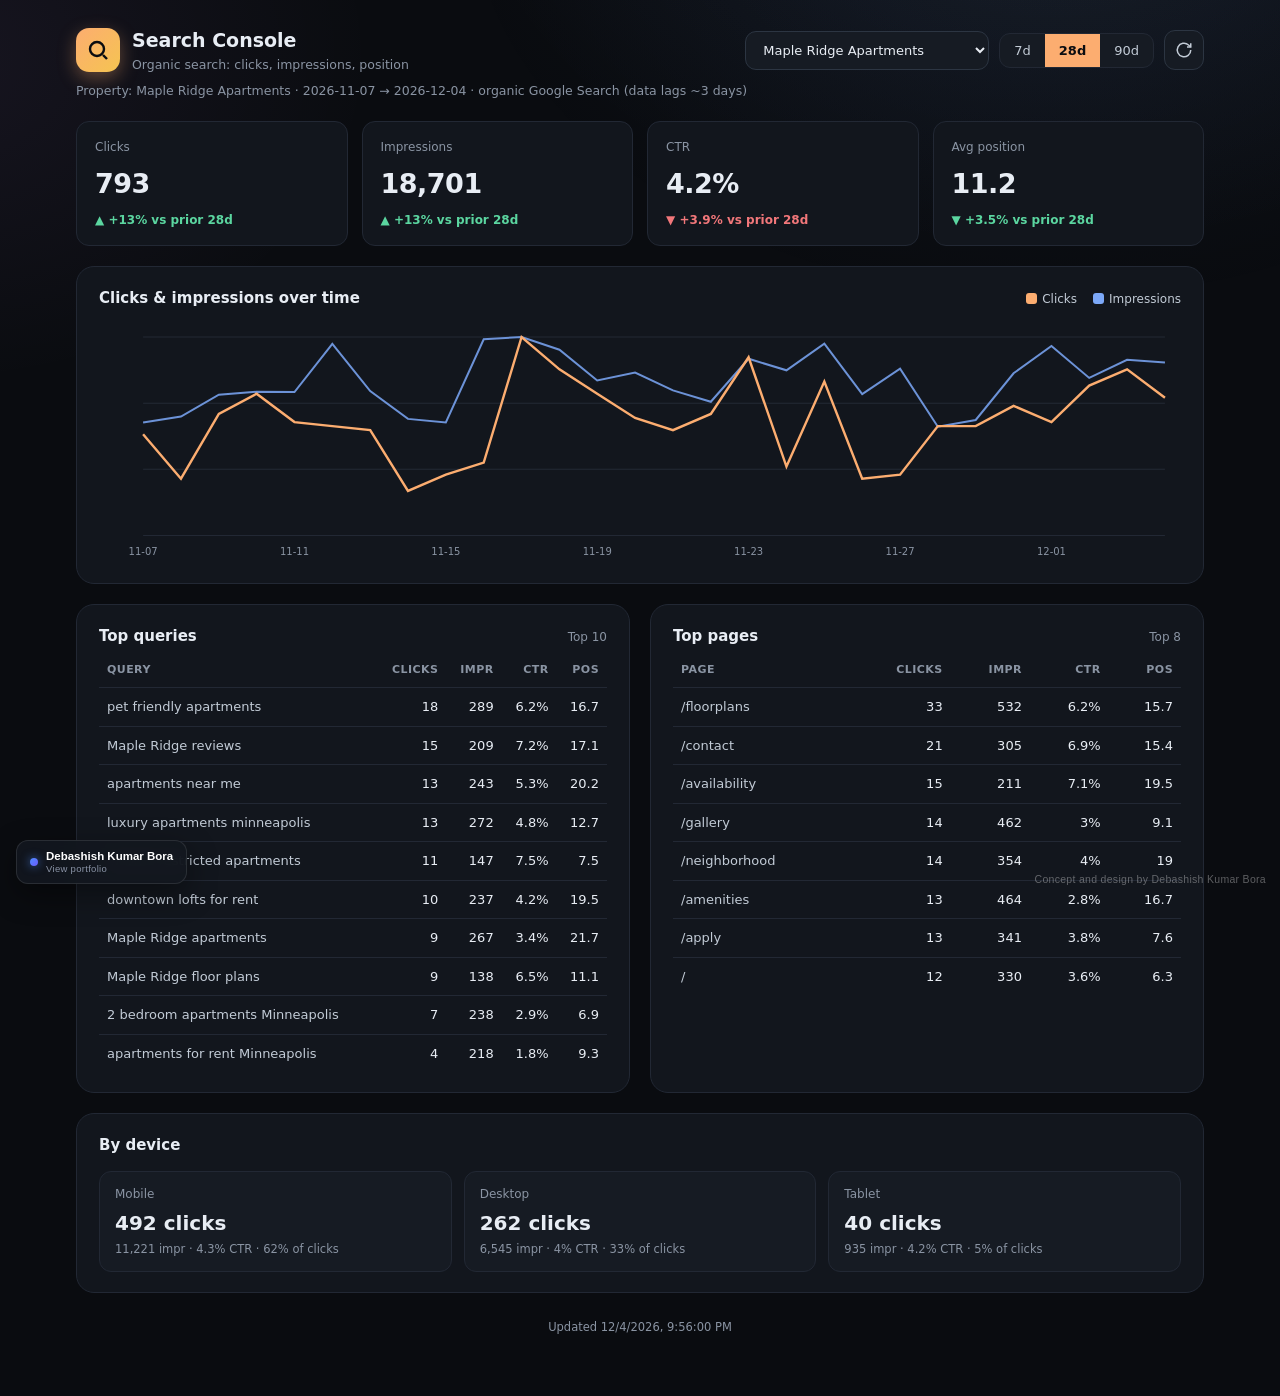
<file: demos/search-console-dashboard/index.html>
<!DOCTYPE html>
<html data-theme="dark">
<head>
<meta name="viewport" content="width=device-width, initial-scale=1">
<script src="../kit/mobile.js"></script>

<script>
/* Vertex Search Console Dashboard - demo data layer.
   Fictional sample data for 16 communities. No backend, no credentials.
   Concept and design by Debashish Kumar Bora. */
var GSCMOCK = (function(){
  var _s=99173; function rnd(){_s=(_s*1103515245+12345)&0x7fffffff;return _s/0x7fffffff;}
  function ri(a,b){return Math.floor(a+rnd()*(b-a+1));}
  function rf(a,b){return a+rnd()*(b-a);}
  var COMM=['Maple Ridge','S\u014dl Lofts','Elmwood Lakes','MetroLine','Cedar Meadows','Alto','Lumi','Kova','Forma','Quinn','Harbor Cove','Clearwater Pointe','The Mercer','The Whitmore','The Carver','The Seven'];
  function slug(n){return n.toLowerCase().replace(/[^a-z0-9]+/g,'');}
  function ymd(d){return d.toISOString().slice(0,10);}
  function sites(){
    return COMM.map(function(n){ var imp=ri(4000,42000), clk=Math.round(imp*rf(0.02,0.06)); return {siteUrl:'sc-domain:'+slug(n)+'apts.com', label:n+' Apartments', clicks:clk, impressions:imp}; });
  }
  var QUERIES=['apartments near me','[name] apartments','2 bedroom apartments [city]','pet friendly apartments','luxury apartments minneapolis','[name] floor plans','apartments for rent [city]','income restricted apartments','[name] reviews','downtown lofts for rent'];
  var PAGES=['/','/floorplans','/gallery','/amenities','/contact','/apply','/neighborhood','/availability'];
  function series(days, base){
    var out=[], d=new Date(); d.setDate(d.getDate()-days);
    for(var i=0;i<days;i++){ d.setDate(d.getDate()+1); var wk=(d.getDay()===0||d.getDay()===6)?0.75:1; var imp=Math.round(base*wk*rf(0.8,1.2)); var clk=Math.round(imp*rf(0.02,0.06)); out.push({key:ymd(d), date:ymd(d), clicks:clk, impressions:imp, ctr:clk/Math.max(1,imp), position:rf(6,18)}); }
    return out;
  }
  function rows(list, base, kind){
    return list.map(function(item,idx){ var imp=Math.round(base*rf(0.3,1)* (1-idx*0.06)); imp=Math.max(20,imp); var clk=Math.round(imp*rf(0.02,0.08)); return {key:item, clicks:clk, impressions:imp, ctr:clk/Math.max(1,imp), position:rf(3,22)}; })
      .sort(function(a,b){return b.clicks-a.clicks;});
  }
  function getGscData(siteUrl, days){
    days=days||28;
    var label=(function(){ for(var i=0;i<COMM.length;i++){ if(('sc-domain:'+slug(COMM[i])+'apts.com')===siteUrl) return COMM[i]+' Apartments'; } return 'Vertex Property Group'; })();
    var name=label.replace(' Apartments','');
    var base=ri(300,1400);
    var ser=series(days, base);
    var totals={clicks:0,impressions:0,position:0};
    ser.forEach(function(s){ totals.clicks+=s.clicks; totals.impressions+=s.impressions; totals.position+=s.position; });
    totals.ctr=totals.clicks/Math.max(1,totals.impressions); totals.position=totals.position/ser.length;
    var prev={clicks:Math.round(totals.clicks*rf(0.82,0.98)), impressions:Math.round(totals.impressions*rf(0.85,1.02)), ctr:totals.ctr*rf(0.9,1.05), position:totals.position*rf(0.98,1.08)};
    var q=QUERIES.map(function(t){return t.replace('[name]',name).replace('[city]','Minneapolis');});
    return { label:label, start:ser[0].date, end:ser[ser.length-1].date, totals:totals, prev:prev,
      series:ser, queries:rows(q, base*0.7,'q'), pages:rows(PAGES, base*0.8,'p'),
      devices:[{key:'MOBILE',clicks:Math.round(totals.clicks*0.62),impressions:Math.round(totals.impressions*0.6),ctr:totals.ctr*1.02,position:totals.position},
               {key:'DESKTOP',clicks:Math.round(totals.clicks*0.33),impressions:Math.round(totals.impressions*0.35),ctr:totals.ctr*0.95,position:totals.position*0.9},
               {key:'TABLET',clicks:Math.round(totals.clicks*0.05),impressions:Math.round(totals.impressions*0.05),ctr:totals.ctr,position:totals.position*1.1}] };
  }
  function route(fn,a){
    switch(fn){
      case 'getSites': return { sites:sites() };
      case 'getGscData': return getGscData(a[0], a[1]);
      case 'forceAuth': return {ok:true};
      case 'checkScopes': return {ok:true};
      default: return {};
    }
  }
  return {route:route};
})();

</script>
<meta charset="utf-8">
<style>
  :root{
    --bg:#0a0c10;--bg2:#0e1116;--card:#12161d;--card2:#161b23;--raise:#1b212b;
    --border:#222834;--border2:#2c3542;--text:#e8edf4;--muted:#8a94a3;--muted2:#c2cbd6;
    --blue:#7ca8f8;--blue-soft:rgba(124,168,248,.13);--green:#5bd6a0;--green-soft:rgba(91,214,160,.13);
    --red:#f2777a;--red-soft:rgba(242,119,122,.13);--amber:#f5c451;--amber-soft:rgba(245,196,81,.13);
    --purple:#c58af9;--teal:#78d9ec;--orange:#fcad70;
    --radius:18px;--radius-sm:13px;--disp:'Segoe UI',system-ui,sans-serif;
    --shadow:0 1px 2px rgba(0,0,0,.4),0 12px 34px rgba(0,0,0,.32);
  }
  *{box-sizing:border-box}
  body{margin:0;background:radial-gradient(1000px 700px at 82% -12%,rgba(124,168,248,.08),transparent 60%),radial-gradient(820px 600px at -6% 4%,rgba(197,138,249,.07),transparent 55%),var(--bg);
    color:var(--text);font-family:var(--disp);font-size:14px;line-height:1.5;-webkit-font-smoothing:antialiased}
  body::before{content:"";position:fixed;inset:0;z-index:-1;pointer-events:none;background:radial-gradient(1000px 700px at 82% -12%,rgba(124,168,248,.06),transparent 60%);animation:aurora 26s ease-in-out infinite alternate}
  @keyframes aurora{0%{transform:translate3d(0,0,0)}100%{transform:translate3d(2.5%,-1.6%,0)}}
  .wrap{max-width:1180px;margin:0 auto;padding:26px 26px 60px}
  .top{display:flex;align-items:center;gap:16px;flex-wrap:wrap;margin-bottom:8px}
  .brand{display:flex;align-items:center;gap:12px}
  .mark{width:44px;height:44px;border-radius:13px;background:linear-gradient(135deg,var(--orange),var(--amber));display:flex;align-items:center;justify-content:center;box-shadow:0 6px 18px rgba(252,173,112,.35)}
  .mark svg{width:24px;height:24px;stroke:#0a0c10;fill:none;stroke-width:2.4}
  .brand h1{font-size:19px;margin:0;font-weight:600}
  .brand p{margin:1px 0 0;font-size:12.5px;color:var(--muted)}
  .controls{margin-left:auto;display:flex;align-items:center;gap:10px;flex-wrap:wrap}
  select.sitesel{background:var(--card2);border:1px solid var(--border2);border-radius:11px;padding:10px 13px;color:var(--text);font-family:inherit;font-size:13px;font-weight:500;cursor:pointer;outline:none;max-width:280px}
  select.sitesel:focus{border-color:var(--orange)}
  .seg{display:flex;background:var(--card2);border:1px solid var(--border);border-radius:11px;overflow:hidden}
  .seg button{border:none;background:transparent;color:var(--muted2);font-family:inherit;font-size:13px;padding:9px 14px;cursor:pointer}
  .seg button.on{background:var(--orange);color:#0a0c10;font-weight:600}
  .icon-btn{width:40px;height:40px;border:1px solid var(--border2);background:var(--card2);border-radius:11px;color:var(--muted2);cursor:pointer;display:flex;align-items:center;justify-content:center;transition:transform .15s,color .15s}
  .icon-btn:hover{color:var(--text);transform:translateY(-1px)}
  .icon-btn svg{width:18px;height:18px;stroke:currentColor;fill:none;stroke-width:2}
  .icon-btn.spin svg{animation:spin 1s linear infinite}
  @keyframes spin{to{transform:rotate(360deg)}}
  .daterange{font-size:12.5px;color:var(--muted);margin:2px 0 20px}
  .banner{background:var(--card);border:1px solid var(--border2);border-radius:var(--radius);padding:26px;color:var(--muted2);font-size:14px;line-height:1.6}
  .banner b{color:var(--text)}
  .banner.blue{border-color:rgba(124,168,248,.3);background:var(--blue-soft)}
  .banner.bad{border-color:rgba(242,119,122,.3);background:var(--red-soft);color:var(--red)}
  .banner code{background:var(--raise);padding:1px 6px;border-radius:5px;color:var(--text);font-size:12.5px}
  .btn-en{background:var(--orange);color:#0a0c10;border:none;border-radius:10px;padding:11px 16px;font-family:inherit;font-weight:600;font-size:13.5px;cursor:pointer}
  .btn-en:hover{filter:brightness(1.06)}
  .btn-re{background:var(--card2);color:var(--muted2);border:1px solid var(--border2);border-radius:10px;padding:11px 16px;font-family:inherit;font-weight:600;font-size:13.5px;cursor:pointer}
  .btn-re:hover{color:var(--text)}
  .stats{display:grid;grid-template-columns:repeat(4,1fr);gap:14px;margin-bottom:20px}
  @media(max-width:760px){.stats{grid-template-columns:repeat(2,1fr)}}
  .stat{position:relative;background:var(--card);border:1px solid var(--border);border-radius:var(--radius-sm);padding:16px 18px;overflow:hidden;transition:transform .16s,border-color .16s,box-shadow .16s}
  .stat:hover{transform:translateY(-3px);border-color:var(--border2);box-shadow:var(--shadow)}
  .stat .l{font-size:12px;color:var(--muted);font-weight:500}
  .stat .v{font-size:27px;font-weight:600;margin-top:8px;letter-spacing:-.5px}
  .stat .d{font-size:12px;margin-top:6px;font-weight:600}
  .stat .d.up{color:var(--green)}.stat .d.dn{color:var(--red)}.stat .d.flat{color:var(--muted)}
  .card{background:var(--card);border:1px solid var(--border);border-radius:var(--radius);padding:20px 22px;margin-bottom:20px}
  .sec-head{display:flex;align-items:baseline;justify-content:space-between;gap:10px;margin-bottom:14px;flex-wrap:wrap}
  .sec-head h3{font-size:15px;margin:0;font-weight:600}
  .sec-head .sub{font-size:12px;color:var(--muted)}
  .legend{display:flex;gap:16px;font-size:12px;color:var(--muted2)}
  .legend i{display:inline-block;width:11px;height:11px;border-radius:3px;margin-right:5px;vertical-align:-1px}
  .two{display:grid;grid-template-columns:1fr 1fr;gap:20px}
  @media(max-width:820px){.two{grid-template-columns:1fr}}
  table{width:100%;border-collapse:collapse;font-size:13px}
  th{text-align:left;font-size:11px;text-transform:uppercase;letter-spacing:.04em;color:var(--muted);font-weight:600;padding:0 8px 9px}
  th.n,td.n{text-align:right}
  td{padding:9px 8px;border-top:1px solid var(--border)}
  td.k{max-width:280px;overflow:hidden;text-overflow:ellipsis;white-space:nowrap;color:var(--muted2)}
  tr:hover td{background:rgba(255,255,255,.02)}
  .dev{display:flex;gap:12px;flex-wrap:wrap}
  .devcard{flex:1;min-width:150px;background:var(--card2);border:1px solid var(--border);border-radius:12px;padding:13px 15px}
  .devcard .dl{font-size:12px;color:var(--muted);text-transform:capitalize}
  .devcard .dv{font-size:20px;font-weight:600;margin-top:5px}
  .devcard .dm{font-size:11.5px;color:var(--muted);margin-top:3px}
  .foot{margin-top:26px;font-size:11.5px;color:var(--muted);text-align:center}
  .loader{display:flex;align-items:center;gap:10px;color:var(--muted);font-size:13px;padding:40px 0;justify-content:center}
  .spin2{width:18px;height:18px;border:2px solid var(--border2);border-top-color:var(--orange);border-radius:50%;animation:spin 1s linear infinite}
  .skel{position:relative;overflow:hidden;background:var(--card2);border-radius:8px}
  .skel::after{content:"";position:absolute;inset:0;transform:translateX(-100%);background:linear-gradient(90deg,transparent,rgba(255,255,255,.06),transparent);animation:sh 1.3s infinite}
  @keyframes sh{100%{transform:translateX(100%)}}
</style>
<title>Vertex Search Console Dashboard - Demo</title><style id="dkb-phone">
@media (max-width:760px){
  .wrap{padding:16px 14px 80px}
  .top{gap:12px}
  .brand{flex:1 1 100%;min-width:0}
  .mark{width:38px;height:38px;border-radius:11px}
  .brand h1{font-size:17px}
  .controls{margin:0 -14px;flex:1 1 auto;width:calc(100% + 28px);flex-wrap:nowrap;overflow-x:auto;scrollbar-width:none;padding:0 14px 2px}
  .controls::-webkit-scrollbar{display:none}
  .controls>*{flex:none}
  select.sitesel{max-width:none}
  .two{grid-template-columns:minmax(0,1fr)}
  .two>*,.card{min-width:0}
  .card{padding:16px}
  .stat{padding:14px}
  .stat .v{font-size:23px}
  td.k{max-width:48vw}
}
</style>
</head>
<body>
<div class="wrap">
  <div class="top">
    <div class="brand">
      <div class="mark"><svg viewBox="0 0 24 24"><circle cx="11" cy="11" r="7"/><path d="M21 21l-4-4"/></svg></div>
      <div><h1>Search Console</h1><p>Organic search: clicks, impressions, position</p></div>
    </div>
    <div class="controls">
      <select class="sitesel" id="siteSel"></select>
      <div class="seg" id="seg"><button data-d="7">7d</button><button data-d="28" class="on">28d</button><button data-d="90">90d</button></div>
      <button class="icon-btn" id="refresh" title="Refresh"><svg viewBox="0 0 24 24"><path d="M21 12a9 9 0 1 1-3-6.7L21 8"/><path d="M21 3v5h-5"/></svg></button>
    </div>
  </div>
  <div class="daterange" id="daterange"></div>
  <div id="body"><div class="loader"><div class="spin2"></div> Loading your Search Console properties…</div></div>
  <div class="foot" id="foot"></div>
</div>

<script>
var SITES=[], site='', days=28, DATA=null;
function gcall(fn){var a=[].slice.call(arguments,1);return new Promise(function(res){setTimeout(function(){res(GSCMOCK.route(fn,a));},120+Math.random()*140);});}
function esc(s){return String(s==null?'':s).replace(/&/g,'&amp;').replace(/</g,'&lt;').replace(/>/g,'&gt;');}
function fmt(n){return Math.round(Number(n||0)).toLocaleString('en-US');}
function fmt1(n){return (Math.round(Number(n||0)*10)/10).toLocaleString('en-US');}
function pctTxt(n){return (n>=0?'+':'')+fmt1(n)+'%';}
function delta(cur,prev,lowerBetter){
  if(prev==null||prev===0) return {cls:'flat',txt:'-'};
  var ch=(cur-prev)/Math.abs(prev)*100;
  var good = lowerBetter ? ch<0 : ch>0;
  var cls = Math.abs(ch)<0.5 ? 'flat' : (good?'up':'dn');
  var arrow = ch>0?'▲':(ch<0?'▼':'');
  return {cls:cls, txt:arrow+' '+pctTxt(Math.abs(ch))+' vs prior '+days+'d'};
}

function boot(){
  gcall('getSites').then(function(r){
    if(r.error){ showErr(r); return; }
    SITES=r.sites||[];
    if(!SITES.length){
      showBanner('blue','<b>No Search Console properties are shared with this Google account yet.</b><br><br>You mentioned you currently have access to MetroLine only: once that property (or any other) is granted to the Google account this dashboard runs as, it will appear here <b>automatically</b> on the next refresh. Nothing to rebuild: this dashboard simply lists whatever properties the account can see.');
      document.getElementById('siteSel').innerHTML='<option>No properties yet</option>';
      return;
    }
    var sel=document.getElementById('siteSel');
    sel.innerHTML=SITES.map(function(s){return '<option value="'+esc(s.siteUrl)+'">'+esc(s.label)+'</option>';}).join('');
    site=SITES[0].siteUrl;
    load();
  }).catch(function(e){ showBanner('bad','<b>Could not load properties.</b> '+esc((e&&e.message)||e)); });
}
function showBanner(kind,html){ document.getElementById('body').innerHTML='<div class="banner '+kind+'">'+html+'</div>'; document.getElementById('daterange').textContent=''; }
function showErr(r){
  if(r && r.needEnable){
    var link=r.enableUrl||'https://console.cloud.google.com/apis/library/searchconsole.googleapis.com';
    document.getElementById('body').innerHTML='<div class="banner blue">'+
      '<b>One quick switch to turn on.</b> The Search Console API isn\u2019t enabled yet on this dashboard\u2019s Google Cloud project'+(r.project?(' (<code>'+esc(r.project)+'</code>)'):'')+'. Because the dashboard now runs under your own project, you can turn it on in one click.'+
      '<div style="margin-top:16px;display:flex;gap:10px;flex-wrap:wrap">'+
        '<button class="btn-en" onclick="window.open(\''+esc(link)+'\',\'_blank\')">Enable Search Console API \u2192</button>'+
        '<button class="btn-re" onclick="boot()">I\u2019ve enabled it \u2014 Retry</button>'+
      '</div>'+
      '<div style="margin-top:12px;font-size:12px;color:var(--muted)">On that page click the blue <b>Enable</b> button, wait about a minute for it to propagate, then hit Retry.</div>'+
    '</div>';
    document.getElementById('daterange').textContent='';
    return;
  }
  if(r && r.needScopes){
    document.getElementById('body').innerHTML='<div class="banner blue">'+
      '<b>Authorization needs refreshing.</b> The dashboard\u2019s Google token is missing the Search Console read permission. Follow these three steps:'+
      '<ol style="margin:14px 0 14px 20px;line-height:2">'+
        '<li>In the Apps Script editor \u2014 function dropdown \u2192 select <b>forceAuth</b> \u2192 click <b>Run</b>.</li>'+
        '<li>If a permission pop-up appears, approve it. If it silently passes, open <b>View &gt; Execution log</b> \u2014 there will be a URL there. Paste it in a new tab and approve.</li>'+
        '<li>No pop-up at all? Go to <b>myaccount.google.com/permissions</b>, find this app and <b>Remove access</b>, then run <b>forceAuth</b> again.</li>'+
      '</ol>'+
      '<button class="btn-re" onclick="boot()">I\u2019ve approved it \u2014 Retry</button>'+
    '</div>';
    document.getElementById('daterange').textContent='';
    return;
  }
  showBanner('bad','<b>Could not reach Search Console.</b> '+esc((r&&r.error)||'Unknown error'));
}

function load(){
  if(!site) return;
  var rf=document.getElementById('refresh'); rf.classList.add('spin');
  document.getElementById('body').innerHTML='<div class="stats">'+skelStat()+skelStat()+skelStat()+skelStat()+'</div><div class="card"><div class="skel" style="height:230px"></div></div>';
  gcall('getGscData', site, days).then(function(r){
    rf.classList.remove('spin'); DATA=r;
    if(r.error){ showErr(r); return; }
    render(r);
  }).catch(function(e){ rf.classList.remove('spin'); showBanner('bad','<b>Error.</b> '+esc((e&&e.message)||e)); });
}
function skelStat(){return '<div class="stat"><div class="skel" style="height:12px;width:55%"></div><div class="skel" style="height:26px;width:75%;margin-top:12px"></div></div>';}

function render(r){
  document.getElementById('daterange').textContent='Property: '+r.label+'  ·  '+r.start+' → '+r.end+'  ·  organic Google Search (data lags ~3 days)';
  var t=r.totals||{}, p=r.prev||{};
  var dC=delta(t.clicks,p.clicks,false), dI=delta(t.impressions,p.impressions,false),
      dR=delta((t.ctr||0)*100,(p.ctr||0)*100,false), dP=delta(t.position,p.position,true);
  var stats='<div class="stats">'+
    statCard('Clicks', fmt(t.clicks), dC)+
    statCard('Impressions', fmt(t.impressions), dI)+
    statCard('CTR', fmt1((t.ctr||0)*100)+'%', dR)+
    statCard('Avg position', fmt1(t.position), dP)+
  '</div>';
  var chart='<div class="card"><div class="sec-head"><h3>Clicks & impressions over time</h3><div class="legend"><span><i style="background:var(--orange)"></i>Clicks</span><span><i style="background:var(--blue)"></i>Impressions</span></div></div>'+lineChart(r.series||[])+'</div>';
  var tables='<div class="two">'+
    tableCard('Top queries', r.queries||[], true)+
    tableCard('Top pages', r.pages||[], false)+
  '</div>';
  var dev='<div class="card"><div class="sec-head"><h3>By device</h3></div><div class="dev">'+
    (r.devices||[]).map(function(d){var tot=(r.totals.clicks||0)||1;return '<div class="devcard"><div class="dl">'+esc(String(d.key||'').toLowerCase())+'</div><div class="dv">'+fmt(d.clicks)+' clicks</div><div class="dm">'+fmt(d.impressions)+' impr · '+fmt1((d.ctr||0)*100)+'% CTR · '+fmt1(d.clicks/tot*100)+'% of clicks</div></div>';}).join('')||'<div style="color:var(--muted);font-size:13px">No device data in this range.</div>'+
  '</div></div>';
  document.getElementById('body').innerHTML=stats+chart+tables+dev;
  document.getElementById('foot').textContent='Updated '+new Date().toLocaleString();
}
function statCard(label,val,d){ return '<div class="stat"><div class="l">'+label+'</div><div class="v">'+val+'</div><div class="d '+d.cls+'">'+d.txt+'</div></div>'; }

function lineChart(series){
  if(!series.length) return '<div style="color:var(--muted);font-size:13px;padding:20px 0">No daily data in this range.</div>';
  var W=1080,H=240,pl=44,pr=16,pt=14,pb=28,iw=W-pl-pr,ih=H-pt-pb;
  var n=series.length;
  var maxC=Math.max.apply(null,series.map(function(s){return s.clicks;}).concat([1]));
  var maxI=Math.max.apply(null,series.map(function(s){return s.impressions;}).concat([1]));
  function X(i){return pl+(n<=1?iw/2:(i/(n-1))*iw);}
  function Yc(v){return pt+ih-(v/maxC)*ih;}
  function Yi(v){return pt+ih-(v/maxI)*ih;}
  function path(fn,key){return series.map(function(s,i){return (i?'L':'M')+X(i).toFixed(1)+' '+fn(s[key]).toFixed(1);}).join(' ');}
  var grid='';for(var g=0;g<=3;g++){var y=pt+ih*(g/3);grid+='<line x1="'+pl+'" y1="'+y.toFixed(1)+'" x2="'+(pl+iw)+'" y2="'+y.toFixed(1)+'" stroke="var(--border)" />';}
  var labs='';var step=Math.max(1,Math.floor(n/6));for(var i=0;i<n;i+=step){labs+='<text x="'+X(i).toFixed(1)+'" y="'+(H-8)+'" text-anchor="middle" fill="var(--muted)" font-size="10">'+esc(series[i].date.slice(5))+'</text>';}
  return '<svg viewBox="0 0 '+W+' '+H+'" width="100%" style="display:block">'+grid+
    '<path d="'+path(Yi,'impressions')+'" fill="none" stroke="var(--blue)" stroke-width="2" opacity="0.85"/>'+
    '<path d="'+path(Yc,'clicks')+'" fill="none" stroke="var(--orange)" stroke-width="2.4"/>'+
    labs+'</svg>';
}
function tableCard(title,rows,isQuery){
  var head='<div class="card"><div class="sec-head"><h3>'+title+'</h3><div class="sub">Top '+rows.length+'</div></div>';
  if(!rows.length) return head+'<div style="color:var(--muted);font-size:13px">No data in this range.</div></div>';
  var body='<table><thead><tr><th>'+(isQuery?'Query':'Page')+'</th><th class="n">Clicks</th><th class="n">Impr</th><th class="n">CTR</th><th class="n">Pos</th></tr></thead><tbody>'+
    rows.map(function(r){var k=isQuery?r.key:String(r.key||'').replace(/^https?:\/\/[^\/]+/,'');return '<tr><td class="k" title="'+esc(r.key)+'">'+esc(k||r.key)+'</td><td class="n">'+fmt(r.clicks)+'</td><td class="n">'+fmt(r.impressions)+'</td><td class="n">'+fmt1((r.ctr||0)*100)+'%</td><td class="n">'+fmt1(r.position)+'</td></tr>';}).join('')+
    '</tbody></table></div>';
  return head+body;
}

document.getElementById('siteSel').addEventListener('change',function(e){ site=e.target.value; load(); });
document.getElementById('seg').addEventListener('click',function(e){var b=e.target.closest('button');if(!b)return;document.querySelectorAll('#seg button').forEach(function(x){x.classList.remove('on');});b.classList.add('on');days=Number(b.dataset.d);load();});
document.getElementById('refresh').addEventListener('click',function(){ if(SITES.length) load(); else boot(); });
boot();
</script>

<style>
.vpg-demo-badge{display:inline-flex;align-items:center;gap:5px;margin-left:8px;padding:2px 8px;border-radius:999px;font-size:9.5px;font-weight:700;letter-spacing:.6px;text-transform:uppercase;background:rgba(34,211,154,.14);color:#22d39a;border:1px solid rgba(34,211,154,.3);vertical-align:middle;}
.vpg-portfolio{position:fixed;left:16px;bottom:16px;z-index:99999;display:flex;align-items:center;gap:8px;padding:8px 13px;border-radius:12px;background:rgba(19,23,31,.92);backdrop-filter:blur(10px);border:1px solid rgba(255,255,255,.1);box-shadow:0 10px 30px rgba(0,0,0,.4);text-decoration:none;font-family:-apple-system,Segoe UI,Roboto,sans-serif;transition:transform .15s,border-color .15s;}
.vpg-portfolio:hover{transform:translateY(-2px);border-color:rgba(77,141,255,.5);}
.vpg-portfolio .dot2{width:8px;height:8px;border-radius:50%;background:linear-gradient(135deg,#4d8dff,#6c5cff);box-shadow:0 0 10px rgba(77,141,255,.7);}
.vpg-portfolio .txt{line-height:1.25;}
.vpg-portfolio .txt b{display:block;color:#fff;font-size:11.5px;font-weight:700;}
.vpg-portfolio .txt span{display:block;color:#8a93a6;font-size:9.5px;letter-spacing:.3px;}
.vpg-credit{position:fixed;right:14px;bottom:12px;z-index:99998;font-family:-apple-system,Segoe UI,Roboto,sans-serif;font-size:10.5px;color:rgba(255,255,255,.34);letter-spacing:.3px;pointer-events:none;}
@media(max-width:640px){.vpg-credit{display:none;}}
</style>
<a class="vpg-portfolio" href="https://debashishkumarbora.github.io" target="_blank" rel="noopener">
  <span class="dot2"></span>
  <span class="txt"><b>Debashish Kumar Bora</b><span>View portfolio</span></span>
</a>
<div class="vpg-credit">Concept and design by Debashish Kumar Bora</div>
<script>
(function(){try{
  var el=document.querySelector('.sb-brand-txt span, .brand-sub, header h1, .topbar h1, .logo-sub');
  if(el && !document.querySelector('.vpg-demo-badge')){
    var b=document.createElement('span'); b.className='vpg-demo-badge'; b.textContent='Live Demo';
    el.parentNode.appendChild(b);
  }
}catch(e){}})();
</script>
<script>
/* phone layer: section bar, back button, wide tables */
DKB_MOBILE({
  tables: 'table'
});
</script>
</body>
</html>
</file>
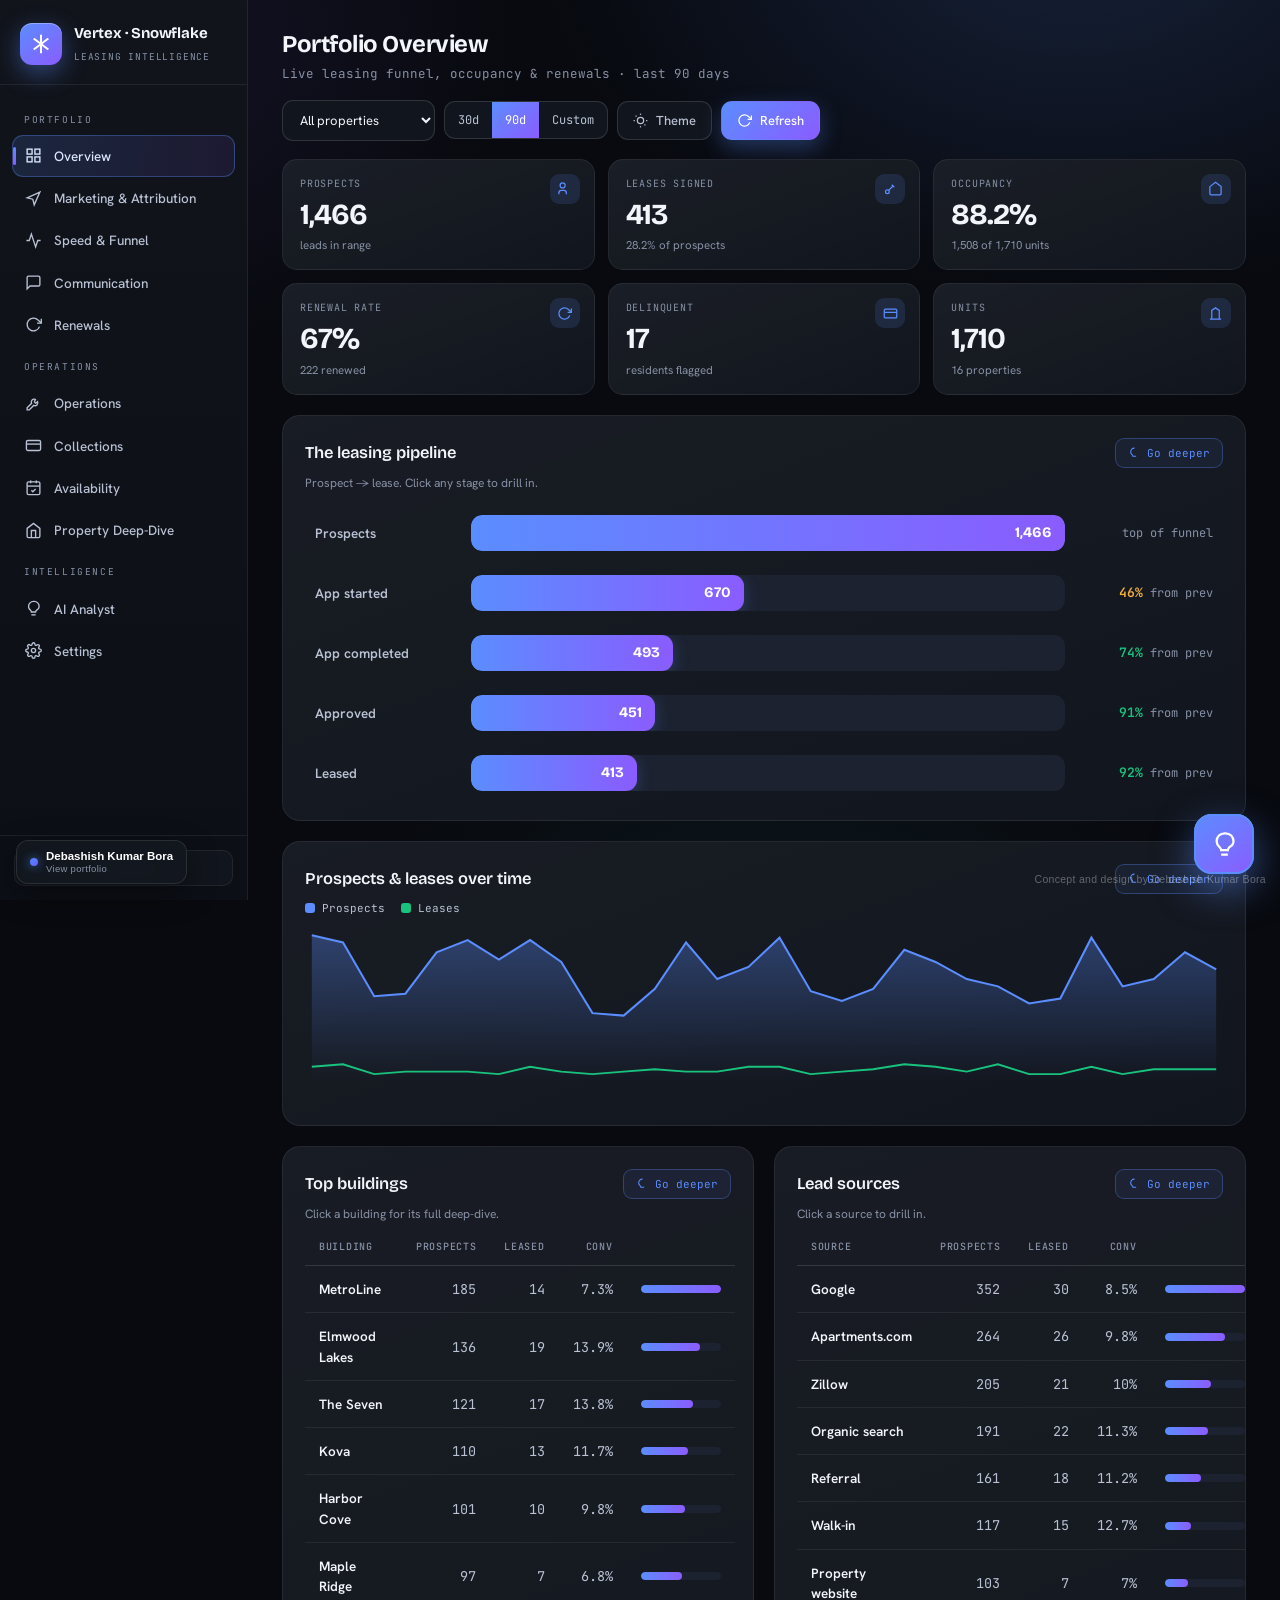
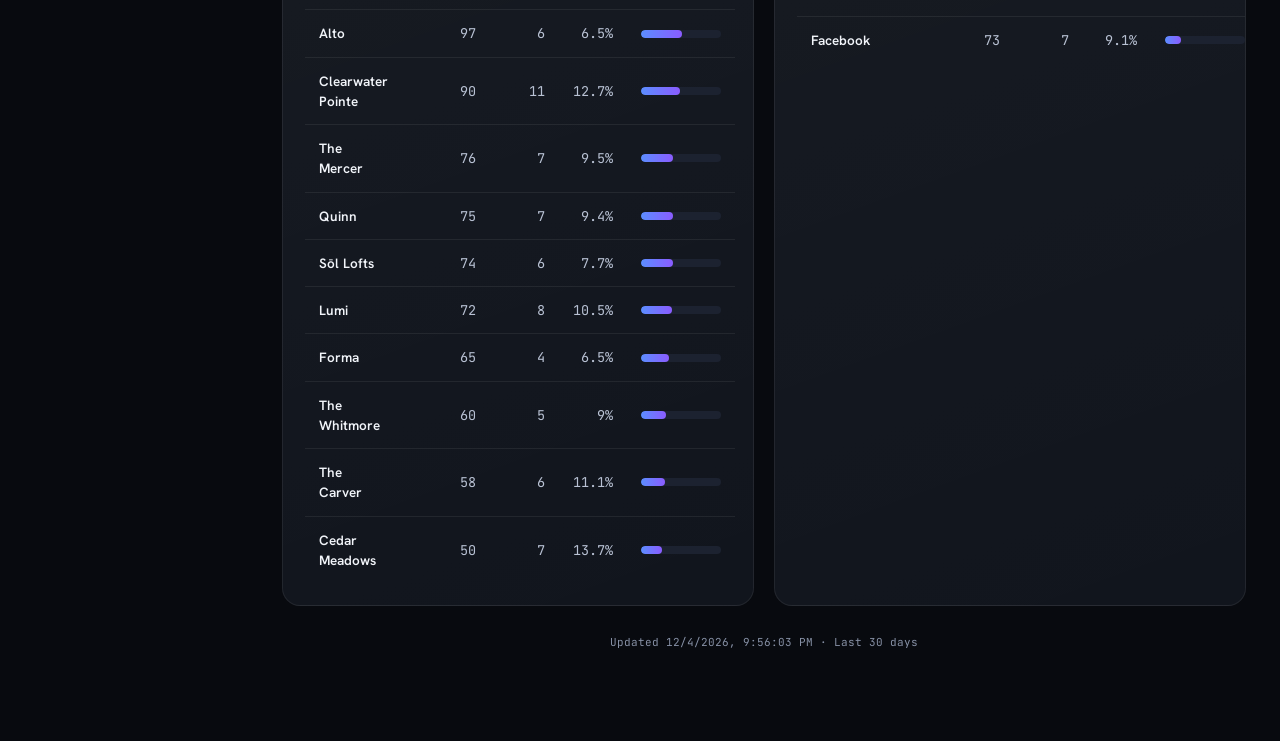
<file: demos/snowflake-leasing-dashboard/index.html>
<!DOCTYPE html><html data-theme="dark"><head>
<script src="../kit/mobile.js"></script>

<script>
/* Vertex Leasing Dashboard - demo data layer.
   Leasing funnel, occupancy, renewals, and availability for 16 communities.
   Fictional sample data. No backend, no credentials.
   Concept and design by Debashish Kumar Bora. */
var SNOWMOCK = (function(){
  var _s=54021; function rnd(){_s=(_s*1103515245+12345)&0x7fffffff;return _s/0x7fffffff;}
  function ri(a,b){return Math.floor(a+rnd()*(b-a+1));}
  function rf(a,b){return a+rnd()*(b-a);}
  function r1(n){return Math.round(n*10)/10;}
  var COMM=[
    {name:'Maple Ridge',units:120,occ:96.0,city:'Minneapolis',st:'MN'},
    {name:'S\u014dl Lofts',units:84,occ:91.5,city:'St. Paul',st:'MN'},
    {name:'Elmwood Lakes',units:156,occ:89.0,city:'Bloomington',st:'MN'},
    {name:'MetroLine',units:200,occ:82.0,city:'Minneapolis',st:'MN'},
    {name:'Cedar Meadows',units:64,occ:93.0,city:'Edina',st:'MN'},
    {name:'Alto',units:110,occ:88.0,city:'Richfield',st:'MN'},
    {name:'Lumi',units:90,occ:79.0,city:'Minneapolis',st:'MN'},
    {name:'Kova',units:140,occ:84.0,city:'Plymouth',st:'MN'},
    {name:'Forma',units:72,occ:92.0,city:'St. Paul',st:'MN'},
    {name:'Quinn',units:98,occ:90.0,city:'Maple Grove',st:'MN'},
    {name:'Harbor Cove',units:130,occ:87.0,city:'Woodbury',st:'MN'},
    {name:'Clearwater Pointe',units:88,occ:94.0,city:'Eagan',st:'MN'},
    {name:'The Mercer',units:104,occ:91.0,city:'Minneapolis',st:'MN'},
    {name:'The Whitmore',units:76,occ:86.0,city:'Roseville',st:'MN'},
    {name:'The Carver',units:60,occ:90.0,city:'Shakopee',st:'MN'},
    {name:'The Seven',units:118,occ:88.0,city:'Burnsville',st:'MN'}
  ];
  function byName(n){ for(var i=0;i<COMM.length;i++) if(COMM[i].name===n) return COMM[i]; return null; }
  var SOURCES=['Google','Apartments.com','Zillow','Organic search','Referral','Walk-in','Property website','Facebook'];
  function scaleOf(list){ return list.reduce(function(a,c){return a+c.units;},0)/1400; }

  function funnelFor(scale){
    var prospects=Math.round(1200*scale);
    var app_started=Math.round(prospects*rf(0.42,0.5));
    var app_completed=Math.round(app_started*rf(0.7,0.82));
    var approved=Math.round(app_completed*rf(0.82,0.92));
    var leased=Math.round(approved*rf(0.85,0.95));
    return {arr:[{k:'Prospects',n:prospects},{k:'App started',n:app_started},{k:'App completed',n:app_completed},{k:'Approved',n:approved},{k:'Leased',n:leased}], prospects:prospects, leased:leased};
  }
  function sourcesFor(prospects){
    var rows=SOURCES.map(function(s,i){ var n=Math.round(prospects*[.24,.18,.14,.13,.11,.08,.07,.05][i]); var cvr=rf(6,14); return {k:s, n:n, leased:Math.round(n*cvr/100), cvr:cvr, detail:''}; });
    rows.sort(function(a,b){return b.n-a.n;}); return rows;
  }
  function buildingsFor(list, prospectsTotal){
    var totalUnits=list.reduce(function(a,c){return a+c.units;},0);
    var rows=list.map(function(c){ var share=c.units/totalUnits; var n=Math.round(prospectsTotal*share*rf(0.8,1.2)); var cvr=rf(6,14); return {k:c.name, prospects:n, leased:Math.round(n*cvr/100), cvr:cvr, n:n}; });
    rows.sort(function(a,b){return b.prospects-a.prospects;}); return rows;
  }
  function trendFor(scale){
    var out=[]; var d=new Date(); d.setDate(d.getDate()-30); var basP=Math.round(1200*scale/30), basL=Math.round(basP*0.11);
    for(var i=0;i<30;i++){ d.setDate(d.getDate()+1); var wk=(d.getDay()===0||d.getDay()===6)?0.7:1;
      out.push({k:(d.getMonth()+1)+'/'+d.getDate(), n:Math.max(1,Math.round(basP*wk*rf(0.75,1.25))), leased:Math.max(0,Math.round(basL*wk*rf(0.6,1.4)))}); }
    return out;
  }
  function totalsOf(list){ var u=0,o=0; list.forEach(function(c){u+=c.units;o+=c.units*c.occ/100;}); return {units:u,occUnits:Math.round(o),props:list.length}; }

  function overviewFor(list, propName){
    var scale=scaleOf(list); var fn=funnelFor(scale); var t=totalsOf(list);
    return { updated:new Date().toISOString(), range:'Last 30 days', property:propName||'', name:propName||'All communities',
      kpis:{ prospects:fn.prospects, leased:fn.leased,
        occupancy:r1(t.occUnits/t.units*100), occUnits:t.occUnits, units:t.units, props:t.props,
        renewalRate:Math.round(rf(52,68)), renewed:Math.round(rf(180,320)*scale), delinquent:Math.round(rf(6,22)*scale) },
      funnel:fn.arr, trend:trendFor(scale),
      buildings:buildingsFor(list, fn.prospects), sources:sourcesFor(fn.prospects), cvr:fn.leased/fn.prospects };
  }

  function renewalsFor(){
    var renewed=Math.round(rf(180,320)); var movedOut=Math.round(renewed*rf(0.4,0.7)); var decided=renewed+movedOut;
    return { updated:new Date().toISOString(), range:'Last 30 days',
      kpis:{ renewalRate:Math.round(renewed/decided*100), renewed:renewed, movedOut:movedOut, onNotice:Math.round(rf(30,80)), avgCurrentRent:Math.round(rf(1450,1850)/5)*5, rentLift:r1(rf(3.5,6.5)) },
      statuses:[{k:'Renewed',n:renewed},{k:'Month-to-month',n:Math.round(renewed*0.3)},{k:'On notice',n:Math.round(rf(30,80))},{k:'Pending offer',n:Math.round(rf(40,90))},{k:'Moved out',n:movedOut}].sort(function(a,b){return b.n-a.n;}),
      reasons:[{k:'Bought a home',n:ri(30,70)},{k:'Job relocation',n:ri(25,60)},{k:'Rent increase',n:ri(20,55)},{k:'Upsized',n:ri(15,40)},{k:'Downsized',n:ri(10,30)},{k:'Other',n:ri(10,35)}].sort(function(a,b){return b.n-a.n;}),
      buildings:COMM.map(function(c){ var cycles=ri(8,42); var rn=Math.round(cycles*rf(0.5,0.75)); return {k:c.name, renewed:rn, n:cycles, rate:Math.round(rn/cycles*100)}; }).sort(function(a,b){return b.rate-a.rate;}) };
  }
  function marketingFor(){
    var fn=funnelFor(1); var sources=sourcesFor(fn.prospects); var totalEvents=sources.reduce(function(a,s){return a+s.n;},0);
    var zillow=sources.filter(function(s){return s.k==='Zillow';})[0];
    return { updated:new Date().toISOString(), range:'Last 30 days',
      kpis:{ sources:sources.length, topSource:sources[0].k, zillowShare:r1(zillow?zillow.n/totalEvents*100:0), totalEvents:totalEvents },
      sources:sources,
      channels:[{k:'Paid search',n:Math.round(totalEvents*0.34)},{k:'Organic',n:Math.round(totalEvents*0.26)},{k:'ILS listing',n:Math.round(totalEvents*0.22)},{k:'Referral',n:Math.round(totalEvents*0.1)},{k:'Walk-in',n:Math.round(totalEvents*0.08)}].sort(function(a,b){return b.n-a.n;}),
      marketing:sources.map(function(s){return {k:s.k, n:s.n};}),
      buildings:buildingsFor(COMM, fn.prospects).map(function(b){return {k:b.k, n:b.prospects, leased:b.leased, cvr:b.cvr};}) };
  }
  function speedFor(){
    var fn=funnelFor(1);
    return { updated:new Date().toISOString(), range:'Last 30 days',
      kpis:{ toursBooked:Math.round(rf(280,520)), showRate:r1(rf(62,78)), noShowRate:r1(rf(14,26)), aiBookedRate:r1(rf(30,52)), afterHoursRate:r1(rf(18,34)), avgProspectToEvent:r1(rf(1.2,3.4)) },
      funnel:fn.arr,
      tourTypes:[{k:'In-person',n:ri(120,240)},{k:'Self-guided',n:ri(80,180)},{k:'Virtual tour',n:ri(40,120)},{k:'Video call',n:ri(20,70)}].sort(function(a,b){return b.n-a.n;}) };
  }
  function commFor(){
    var msgs=Math.round(rf(2400,4200));
    return { updated:new Date().toISOString(), range:'Last 30 days',
      kpis:{ messages:msgs, calls:Math.round(rf(600,1100)), inboundRate:r1(rf(48,64)), afterHoursCalls:Math.round(rf(120,340)), transferRate:r1(rf(12,26)), handoffs:Math.round(rf(80,200)) },
      senders:[{k:'Elise (AI)',n:Math.round(msgs*0.52)},{k:'Leasing agent',n:Math.round(msgs*0.31)},{k:'Prospect',n:Math.round(msgs*0.17)}].sort(function(a,b){return b.n-a.n;}),
      msgTypes:[{k:'SMS',n:Math.round(msgs*0.46)},{k:'Email',n:Math.round(msgs*0.34)},{k:'Web chat',n:Math.round(msgs*0.14)},{k:'Voice note',n:Math.round(msgs*0.06)}].sort(function(a,b){return b.n-a.n;}),
      handoffReasons:[{k:'Pricing question',n:ri(30,70)},{k:'Tour scheduling',n:ri(25,60)},{k:'Application help',n:ri(20,50)},{k:'Complaint',n:ri(10,35)},{k:'Maintenance',n:ri(8,28)},{k:'Other',n:ri(8,25)}].sort(function(a,b){return b.n-a.n;}) };
  }

  function route(fn,a){
    switch(fn){
      case 'getBuildingList': return { buildings:COMM.map(function(c){return c.name;}) };
      case 'getOverview': {
        var f=a[1]?JSON.parse(a[1]):{}; var list=COMM;
        if(f.property){ var c=byName(f.property); if(c) list=[c]; }
        var ovr=overviewFor(list, f.property||''); if(!f.property) LAST_OV=ovr; return ovr;
      }
      case 'drillBuilding': {
        var c=byName(a[0]); var list=c?[c]:COMM; var ov=overviewFor(list, a[0]);
        ov.buildingList=COMM.map(function(x){return x.name;}); ov.source=ov.sources; return ov;
      }
      case 'drillSource': { var ov=overviewFor(COMM,''); ov.source=a[0]; return ov; }
      case 'getMarketing': return marketingFor();
      case 'getSpeed': return speedFor();
      case 'getComm': return commFor();
      case 'getRenewals': return renewalsFor();
      case 'getOps': {
        var totalWO=Math.round(rf(180,340)), openWO=Math.round(totalWO*rf(0.15,0.3));
        return { ok:true, updated:new Date().toISOString(), range:'Last 30 days',
          kpis:{ totalWO:totalWO, openWO:openWO, avgCompletionDays:r1(rf(1.5,4.5)), avgTurnDays:r1(rf(4,9)), taskResolution:r1(rf(82,95)), turns:Math.round(rf(30,70)) },
          statuses:[{k:'Completed',n:totalWO-openWO},{k:'In progress',n:Math.round(openWO*0.6)},{k:'Open',n:Math.round(openWO*0.3)},{k:'On hold',n:Math.round(openWO*0.1)}].sort(function(a,b){return b.n-a.n;}),
          categories:[{k:'Plumbing',n:ri(30,70)},{k:'HVAC',n:ri(25,60)},{k:'Appliance',n:ri(20,50)},{k:'Electrical',n:ri(15,40)},{k:'General',n:ri(20,55)},{k:'Turnover',n:ri(10,35)}].sort(function(a,b){return b.n-a.n;}),
          buildings:COMM.map(function(c){var t=ri(6,32),o=ri(0,9);return {k:c.name, name:c.name, city:c.city, state:c.st, units:c.units, n:t, open:o};}).sort(function(a,b){return b.open-a.open;}) };
      }
      case 'getCollections': {
        var delinq=Math.round(rf(40,110));
        return { ok:true, updated:new Date().toISOString(), range:'Last 30 days',
          kpis:{ delinquentResidents:delinq, promises:Math.round(rf(20,60)), keptRate:r1(rf(60,82)), collected:Math.round(rf(180000,420000)), onTimeRate:r1(rf(88,96)), plans:Math.round(rf(10,35)) },
          buildings:COMM.map(function(c){var d=ri(0,12);return {k:c.name, name:c.name, city:c.city, state:c.st, units:c.units, n:d, delinquency:d};}).sort(function(x,y){return y.n-x.n;}) };
      }
      case 'getProperties': return { ok:true, updated:new Date().toISOString(), range:'Last 30 days', buildings:COMM.map(function(c){return {k:c.name, name:c.name, city:c.city, state:c.st, units:c.units};}) };
      case 'getAvailabilityBoard': return availability(a[0]);
      case 'getApiKeyStatus': return {set:true, masked:'sk-ant-demo'};
      case 'saveApiKey': return {ok:true};
      case 'clearApiKey': return {ok:true};
      case 'getUnitsSheetStatus': return {set:true, rows:availUnits().length, properties:COMM.map(function(c){return c.name;}), updated:new Date().toISOString()};
      case 'saveUnitsSheetId': return {ok:true};
      case 'clearUnitsSheet': return {ok:true};
      case 'deepDive': return aiStruct('deep', a);
      case 'chatPage': return aiChat(a);
      case 'analystReport': return analystText();
      case 'testAI': return {ok:true, model:'claude-opus-4-6'};
      case 'testConnection': return {ok:true, rows:1};
      default: return {};
    }
  }
  /* open units, as an Elise Units sheet would list them; built once so every view agrees */
  var UNITS=null, TYPES=['Studio','1 BR','2 BR','3 BR'], PLANS=['S1','A2','B1','C1'], SQFT=[520,710,1040,1310], BATH=[1,1,2,2];
  function availUnits(){
    if(UNITS) return UNITS;
    UNITS=[]; var today=new Date(); today.setHours(0,0,0,0);
    COMM.forEach(function(c){ var vac=Math.max(1,Math.round(c.units*(1-c.occ/100)/3));
      for(var u=0;u<vac;u++){ var bed=[0,1,1,1,2,2,2,3][ri(0,7)]; var days=rnd()<0.45?0:ri(3,60); var d=new Date(today.getTime()+days*86400000);
        UNITS.push({ property:c.name, unit:String(ri(1,4))+String(ri(0,2))+String(ri(1,9)), bedIdx:bed, bed:TYPES[bed], floorplan:PLANS[bed]+(rnd()<0.5?'':'+'),
          status:days===0?'Vacant, ready':(days<15?'Make-ready':'On notice'), avail:days===0?'now':d.toISOString().slice(0,10), days:days,
          rent:Math.round((1150+bed*360+rf(-60,140))/5)*5, website:rnd()<0.88, hiddenAI:rnd()<0.08 }); } });
    UNITS.sort(function(x,y){return x.days-y.days||x.property.localeCompare(y.property);});
    return UNITS;
  }
  function availability(raw){
    var q={}; try{ q=JSON.parse(raw||'{}'); }catch(e){}
    var list=availUnits().filter(function(u){
      if(q.property&&u.property!==q.property) return false;
      if(q.bedroom&&u.bed!==q.bedroom) return false;
      if(q.moveInDate&&u.avail!=='now'&&u.avail>q.moveInDate) return false;
      return true; });
    var DEMAND={'Studio':16,'1 BR':58,'2 BR':84,'3 BR':27};
    var bedrooms=TYPES.map(function(t){ return {k:t, available:list.filter(function(u){return u.bed===t;}).length, demand:q.property?Math.round(DEMAND[t]/8):DEMAND[t]}; }).filter(function(b){return !q.bedroom||b.k===q.bedroom;});
    var plans=[]; PLANS.forEach(function(pl,i){ [pl,pl+'+'].forEach(function(name){ var us=list.filter(function(u){return u.floorplan===name;}); if(!us.length) return;
      var rents=us.map(function(u){return u.rent;}); var lo=Math.min.apply(null,rents), hi=Math.max.apply(null,rents);
      plans.push({plan:name, bed:TYPES[i], bath:BATH[i], sqft:SQFT[i]+(name.slice(-1)==='+'?60:0), count:us.length, rent:'$'+lo.toLocaleString()+(hi>lo?(' to $'+hi.toLocaleString()):''), earliest:us[0].avail}); }); });
    return { ok:true, updated:new Date().toISOString(), source:'sheet', moveInDate:q.moveInDate||'', property:q.property||'',
      totalAvailable:list.length, availableNow:list.filter(function(u){return u.days===0;}).length, comingSoon:list.filter(function(u){return u.days>0;}).length,
      onWebsite:list.filter(function(u){return u.website;}).length, hiddenFromAI:list.filter(function(u){return u.hiddenAI;}).length,
      units:list, bedrooms:bedrooms, plans:plans,
      note:'Read from the Elise Units sheet: every open unit with its status, rent and move-in date. Units marked hidden are left out of what the leasing AI offers to prospects.' };
  }
  var MODEL='claude-opus-4-6';
  var LAST_OV=null;
  function ovNow(){ return LAST_OV||(LAST_OV=overviewFor(COMM,'')); }
  function analystText(){
    var ov=ovNow(), k=ov.kpis, fl=ov.funnel, worst=null;
    for(var i=1;i<fl.length;i++){ var d=1-fl[i].n/Math.max(1,fl[i-1].n); if(!worst||d>worst.d) worst={d:d,from:fl[i-1].k,to:fl[i].k}; }
    var soft=COMM.slice().sort(function(x,y){return x.occ-y.occ;}).slice(0,2);
    var conv=Math.round(k.leased/Math.max(1,k.prospects)*100);
    var t='## Portfolio briefing\n'+
      'Occupancy is **'+k.occupancy+'%** across '+k.props+' communities ('+k.occUnits.toLocaleString()+' of '+k.units.toLocaleString()+' homes), with **'+k.leased+'** leases signed from **'+k.prospects.toLocaleString()+'** prospects, a '+conv+'% close rate.\n'+
      '## Priorities\n'+
      '1. **Fix '+worst.from.toLowerCase()+' to '+worst.to.toLowerCase()+'.** About '+Math.round(worst.d*100)+'% of people drop out here, the biggest leak in the funnel. Faster first replies and a shorter form are the usual fixes.\n'+
      '2. **Fill '+soft[0].name+' and '+soft[1].name+'.** They are the softest at '+soft[0].occ+'% and '+soft[1].occ+'% occupied. Move budget toward them and turn their empty homes first.\n'+
      '3. **Protect renewals.** The renewal rate is **'+k.renewalRate+'%**. Send renewal offers 90 days out where it runs below average.\n'+
      '## Watch\n'+
      '- **'+k.delinquent+'** residents are flagged delinquent; collections are steady overall.\n'+
      '- Two-bedroom demand is the strongest, so keep those turns moving.\n\n'+
      'Illustrative analysis for this demo, powered by '+MODEL+'.';
    return { text:t };
  }
  function aiStruct(kind, a){
    return { updated:new Date().toISOString(), model:MODEL,
      overview:'Portfolio occupancy is 88.6% with MetroLine and Lumi the softest at 82% and 79%. The funnel is healthy through approval; the drop is at prospect to application.',
      kpis:[{k:'Occupancy',n:'88.6%'},{k:'Leased in range',n:'132'},{k:'Prospect to lease',n:'11%'}],
      funnel:'The biggest leak is prospect to application started at roughly 46%. Faster first response would lift this.',
      sources:'Google and Apartments.com drive the most prospects; referral converts best per lead.',
      renewals:'Renewal rate sits near 60%. The Whitmore and Kova are below portfolio average and worth a targeted campaign.',
      collections:'Delinquency is low overall. Watch Lumi and MetroLine where softer occupancy correlates with slower payment.',
      operations:'Open work orders are within range. No community is an outlier this period.',
      demand:'Two-bedroom demand outpaces availability at MetroLine and Lumi. Prioritize turns there.',
      rent:'Effective rents are steady. Concessions are concentrated at the two softest communities.',
      moveout:'Notice-to-vacate volume is seasonal-normal; no spike detected.',
      opening:'Pipeline of ready units supports current lease velocity.',
      topBuildings:COMM.slice(0,5).map(function(c){return {k:c.name, n:c.occ};}),
      days:30, unit:'',
      priorities:[
        {severity:'high', title:'Speed up first response', detail:'Prospect to application is the biggest funnel leak. Cut first response time under 5 minutes at MetroLine and Lumi.', impact:'higher application rate'},
        {severity:'medium', title:'Renewal push at soft communities', detail:'The Whitmore and Kova are below the 60% renewal average. Start renewal outreach 90 days out.', impact:'fewer turns'}
      ] };
  }
  function aiChat(a){
    var last=''; try{ var h=JSON.parse(a[1]||'[]'); for(var i=h.length-1;i>=0;i--){ if(h[i].role==='user'){last=(h[i].content||'').toLowerCase();break;} } }catch(e){}
    var body;
    var k=ovNow().kpis;
    if(/renew/.test(last)) body='The renewal rate is **'+k.renewalRate+'%** portfolio-wide. **The Whitmore** and **Kova** lag the average, so start outreach earlier there.';
    else if(/occup|vacant|soft/.test(last)) body='**Lumi (79%)** and **MetroLine (82%)** are the softest. Both have two-bedroom demand above availability, so prioritize turns.';
    else if(/funnel|convert|lead/.test(last)) body='The funnel is strong from application through approval. The leak is **prospect to application started**, near **46%**. Faster first response is the highest-leverage fix.';
    else body='Occupancy is **'+k.occupancy+'%** across 16 communities. The two soft spots are **Lumi** and **MetroLine**, and the main funnel leak is prospect to application.';
    return { text: body+'\n\nIllustrative analysis for this demo, powered by '+MODEL+'.' };
  }
  return {route:route};
})();

</script><meta charset="utf-8">
<meta name="viewport" content="width=device-width, initial-scale=1">
<link href="https://fonts.googleapis.com/css2?family=Bricolage+Grotesque:opsz,wght@12..96,400..800&family=Hanken+Grotesk:wght@400;500;600;700;800&family=JetBrains+Mono:wght@400;500&display=swap" rel="stylesheet">
<style>
:root{--bg:#080a0f;--bg2:#0c0f16;--panel:#11151d;--panel2:#161b25;--raise:#1c2230;--border:rgba(255,255,255,.07);--border2:rgba(255,255,255,.13);
--text:#f2f5fa;--muted:#8791a6;--muted2:#b9c2d4;--accent:#5b8dff;--accent2:#8a5cff;--cyan:#38d0e0;--emerald:#19c37d;--amber:#f5b13d;--red:#f0556e;
--sb:248px;--r:18px;--disp:'Bricolage Grotesque';--body:'Hanken Grotesk';--mono:'JetBrains Mono';}
[data-theme="light"]{--bg:#eef1f7;--bg2:#e7ebf3;--panel:#fff;--panel2:#f5f7fb;--raise:#eaeef4;--border:rgba(0,0,0,.08);--border2:rgba(0,0,0,.14);--text:#141a26;--muted:#6b7488;--muted2:#3d4658;}
*{box-sizing:border-box;margin:0;padding:0}
body{background:var(--bg);color:var(--text);font-family:var(--body);font-size:14px;line-height:1.5;-webkit-font-smoothing:antialiased;overflow-x:hidden}
body.locked{overflow:hidden}
body::before{content:"";position:fixed;inset:0;z-index:-2;background:radial-gradient(900px 620px at 84% -8%,rgba(91,141,255,.13),transparent 60%),radial-gradient(760px 560px at 6% 4%,rgba(138,92,255,.11),transparent 58%),radial-gradient(680px 520px at 60% 108%,rgba(56,208,224,.07),transparent 60%),var(--bg)}
body::after{content:"";position:fixed;inset:0;z-index:-1;pointer-events:none;opacity:.5;background:radial-gradient(900px 620px at 84% -8%,rgba(91,141,255,.10),transparent 60%);animation:aurora 24s ease-in-out infinite alternate}
@keyframes aurora{0%{transform:translate3d(0,0,0) scale(1)}100%{transform:translate3d(3%,-2%,0) scale(1.06)}}
.app{display:flex;min-height:100vh}
.sb{width:var(--sb);flex:0 0 auto;position:fixed;inset:0 auto 0 0;background:linear-gradient(180deg,rgba(255,255,255,.02),transparent),var(--bg2);border-right:1px solid var(--border);display:flex;flex-direction:column;z-index:20}
.sb-top{display:flex;align-items:center;gap:12px;padding:22px 20px 18px;border-bottom:1px solid var(--border)}
.mark{width:42px;height:42px;border-radius:12px;background:linear-gradient(145deg,var(--accent),var(--accent2));display:flex;align-items:center;justify-content:center;box-shadow:0 8px 24px rgba(91,141,255,.42),inset 0 1px 0 rgba(255,255,255,.3)}
.mark svg{width:22px;height:22px;stroke:#fff;fill:none;stroke-width:2.2}
.sb-top b{font-family:var(--disp);font-weight:700;font-size:15px;display:block;letter-spacing:-.2px}
.sb-top span{font-family:var(--mono);font-size:9.5px;color:var(--muted);letter-spacing:.8px}
.sb-nav{padding:14px 12px;flex:1;overflow-y:auto}
.sb-sec{font-family:var(--mono);font-size:9.5px;letter-spacing:1.6px;color:var(--muted);text-transform:uppercase;padding:14px 12px 8px}
.nav{display:flex;align-items:center;gap:12px;padding:10px 12px;border-radius:11px;color:var(--muted2);cursor:pointer;font-size:13.5px;font-weight:500;border:1px solid transparent;transition:.16s;position:relative}
.nav:hover{background:var(--panel);color:var(--text)}
.nav.on{background:linear-gradient(100deg,rgba(91,141,255,.16),rgba(138,92,255,.10));color:#dbe6ff;border-color:rgba(91,141,255,.34)}
.nav.on::before{content:"";position:absolute;left:0;top:50%;transform:translateY(-50%);width:3px;height:18px;border-radius:3px;background:linear-gradient(var(--accent),var(--accent2))}
.nav svg{width:17px;height:17px;stroke:currentColor;fill:none;stroke-width:1.9}
.sb-foot{padding:14px;border-top:1px solid var(--border)}
.pill-live{display:flex;align-items:center;gap:9px;font-family:var(--mono);font-size:11px;color:var(--muted2);background:var(--panel);border:1px solid var(--border);border-radius:10px;padding:9px 11px}
.dot{width:8px;height:8px;border-radius:50%;background:var(--emerald);box-shadow:0 0 10px var(--emerald);animation:pulse 2s infinite}
@keyframes pulse{0%,100%{opacity:1}50%{opacity:.4}}
.main{flex:1;margin-left:var(--sb);padding:26px 34px 90px;min-width:0}
.top{display:flex;align-items:flex-start;justify-content:space-between;gap:16px;flex-wrap:wrap;margin-bottom:18px}
.h1{font-family:var(--disp);font-weight:700;font-size:24px;letter-spacing:-.5px}
.crumb{font-size:12.5px;color:var(--muted);margin-top:3px;font-family:var(--mono)}
.crumb .ctx{color:var(--accent)}
.tools{display:flex;gap:9px;align-items:center;flex-wrap:wrap;justify-content:flex-end}
.btn{display:inline-flex;align-items:center;gap:8px;background:var(--panel);border:1px solid var(--border2);color:var(--muted2);border-radius:11px;padding:10px 15px;font-family:inherit;font-size:13px;font-weight:500;cursor:pointer;transition:.15s}
.btn:hover{color:var(--text);transform:translateY(-1px)}
.btn svg{width:15px;height:15px;stroke:currentColor;fill:none;stroke-width:2}
.btn.pri{background:linear-gradient(135deg,var(--accent),var(--accent2));color:#fff;border-color:transparent;box-shadow:0 8px 22px rgba(91,141,255,.32)}
.btn.spin svg{animation:sp 1s linear infinite}@keyframes sp{to{transform:rotate(360deg)}}
/* filter controls */
.ctrls{display:flex;gap:9px;align-items:center;flex-wrap:wrap}
.sel{background:var(--panel);border:1px solid var(--border2);color:var(--text);border-radius:11px;padding:10px 13px;font-family:inherit;font-size:13px;cursor:pointer;max-width:230px}
.sel:focus{outline:none;border-color:var(--accent)}
.seg{display:inline-flex;background:var(--panel);border:1px solid var(--border2);border-radius:11px;overflow:hidden}
.seg button{background:transparent;border:none;color:var(--muted2);font-family:var(--mono);font-size:12px;padding:10px 13px;cursor:pointer;transition:.14s}
.seg button:hover{color:var(--text)}
.seg button.on{background:linear-gradient(135deg,var(--accent),var(--accent2));color:#fff}
.dates{display:none;gap:7px;align-items:center}
.dates.show{display:inline-flex}
.dates input{background:var(--panel);border:1px solid var(--border2);border-radius:10px;color:var(--text);font-family:var(--mono);font-size:12px;padding:9px 10px;color-scheme:dark}
[data-theme="light"] .dates input{color-scheme:light}
/* kpis */
.kpis{display:grid;grid-template-columns:repeat(6,1fr);gap:13px;margin-bottom:20px}
.kpis.k4{grid-template-columns:repeat(4,1fr)}
@media(max-width:1300px){.kpis,.kpis.k4{grid-template-columns:repeat(3,1fr)}}
@media(max-width:760px){.kpis,.kpis.k4{grid-template-columns:repeat(2,1fr)}.sb{display:none}.main{margin-left:0;padding:18px}}
.kpi{position:relative;background:linear-gradient(160deg,rgba(255,255,255,.04),transparent),var(--panel);border:1px solid var(--border);border-radius:15px;padding:16px 17px;cursor:pointer;overflow:hidden;transition:.18s;animation:rise .5s both}
.kpi:hover{transform:translateY(-4px);border-color:var(--border2);box-shadow:0 16px 40px rgba(0,0,0,.4)}
.kpi::after{content:"";position:absolute;inset:0 0 auto 0;height:2px;background:linear-gradient(90deg,var(--accent),var(--accent2));opacity:0;transition:.2s}
.kpi:hover::after{opacity:1}
@keyframes rise{from{opacity:0;transform:translateY(14px)}to{opacity:1;transform:none}}
.kpi .l{font-family:var(--mono);font-size:10px;letter-spacing:.8px;text-transform:uppercase;color:var(--muted)}
.kpi .v{font-family:var(--disp);font-weight:700;font-size:29px;letter-spacing:-1px;margin-top:9px;line-height:1.05}
.kpi .m{font-size:11.5px;color:var(--muted);margin-top:6px}
.kpi .ic{position:absolute;top:14px;right:14px;width:30px;height:30px;border-radius:9px;display:flex;align-items:center;justify-content:center;background:rgba(91,141,255,.14)}
.kpi .ic svg{width:15px;height:15px;stroke:var(--accent);fill:none;stroke-width:2}
.card{background:linear-gradient(160deg,rgba(255,255,255,.03),transparent),var(--panel);border:1px solid var(--border);border-radius:var(--r);padding:22px;margin-bottom:20px;animation:rise .5s both}
.chead{display:flex;align-items:center;justify-content:space-between;gap:10px;margin-bottom:6px;flex-wrap:wrap}
.ctitle{font-family:var(--disp);font-weight:600;font-size:16.5px}
.csub{font-size:12px;color:var(--muted);margin-bottom:16px}
.deep{font-family:var(--mono);font-size:11px;color:var(--accent);border:1px solid rgba(91,141,255,.32);background:rgba(91,141,255,.08);border-radius:9px;padding:7px 12px;cursor:pointer;display:inline-flex;align-items:center;gap:6px;transition:.15s;white-space:nowrap}
.deep:hover{background:rgba(91,141,255,.16)}
.deep svg{width:13px;height:13px;stroke:currentColor;fill:none;stroke-width:2}
.two{display:grid;grid-template-columns:minmax(0,1fr) minmax(0,1fr);gap:20px}
.two>.card{min-width:0;overflow-x:auto}
@media(max-width:1200px){.two{grid-template-columns:minmax(0,1fr)}}
/* funnel (no scroll) */
.fnl{display:flex;flex-direction:column;gap:10px}
.fnl-row{display:grid;grid-template-columns:140px 1fr 132px;gap:16px;align-items:center;cursor:pointer;padding:7px 10px;border-radius:12px;transition:.14s}
.fnl-row:hover{background:var(--panel2)}
.fnl-l{font-weight:600;font-size:13.5px;color:var(--muted2)}
.fnl-track{height:36px;background:var(--raise);border-radius:11px;overflow:hidden}
.fnl-fill{height:100%;border-radius:11px;background:linear-gradient(90deg,var(--accent),var(--accent2));width:0;transition:width 1.05s cubic-bezier(.2,.8,.2,1);display:flex;align-items:center;justify-content:flex-end;padding-right:13px;min-width:56px;box-shadow:0 4px 16px rgba(91,141,255,.28)}
.fnl-fill b{color:#fff;font-family:var(--disp);font-weight:700;font-size:14.5px}
.fnl-c{text-align:right;font-family:var(--mono);font-size:12px;color:var(--muted)}
.fnl-c .pc{color:var(--emerald);font-weight:600;font-size:13px}
.fnl-c.low .pc{color:var(--amber)}.fnl-c.bad .pc{color:var(--red)}
/* premium table */
.dtl{width:100%;border-collapse:collapse}
.dtl th{text-align:left;font-family:var(--mono);font-size:10px;letter-spacing:.7px;text-transform:uppercase;color:var(--muted);padding:0 14px 11px;border-bottom:1px solid var(--border2);font-weight:500}
.dtl th.r{text-align:right}
.dtl td{padding:13px 14px;border-bottom:1px solid var(--border);font-size:13.5px;vertical-align:middle}
.dtl tbody tr{transition:.12s}
.dtl tbody tr:hover{background:var(--panel2)}
.dtl tbody tr:last-child td{border-bottom:none}
.dtl td.r{text-align:right;font-family:var(--mono);color:var(--muted2)}
.dtl td.s{font-weight:600;color:var(--text)}
.dtl td.mut{color:var(--muted);text-align:center;padding:24px}
.tbar{height:8px;border-radius:5px;background:var(--raise);overflow:hidden;min-width:80px}
.tbar i{display:block;height:100%;border-radius:5px;background:linear-gradient(90deg,var(--accent),var(--accent2));width:0;transition:width 1s cubic-bezier(.2,.8,.2,1)}
.chip{display:inline-block;font-family:var(--mono);font-size:11px;padding:3px 9px;border-radius:7px;background:var(--raise);color:var(--muted2)}
.chip.g{background:rgba(25,195,125,.15);color:var(--emerald)}
.chip.a{background:rgba(245,177,61,.15);color:var(--amber)}
.chip.r{background:rgba(240,85,110,.15);color:var(--red)}
/* drawer */
.mask{position:fixed;inset:0;background:rgba(4,6,11,.62);backdrop-filter:blur(3px);opacity:0;pointer-events:none;transition:.24s;z-index:40}
.mask.on{opacity:1;pointer-events:auto}
.modalwrap{position:fixed;inset:0;display:flex;align-items:center;justify-content:center;padding:26px;z-index:41;pointer-events:none}
.modal{width:680px;max-width:94vw;max-height:88vh;background:var(--bg2);border:1px solid var(--border2);border-radius:20px;box-shadow:0 40px 100px rgba(0,0,0,.62);transform:scale(.95) translateY(10px);opacity:0;transition:.22s cubic-bezier(.4,0,.2,1);pointer-events:none;display:flex;flex-direction:column;overflow:hidden}
.modal.on{transform:none;opacity:1;pointer-events:auto}
#dinner{display:flex;flex-direction:column;min-height:0;max-height:88vh}
.dh{padding:22px 26px 16px;border-bottom:1px solid var(--border);position:relative;flex:0 0 auto}
.dx{position:absolute;top:18px;width:32px;height:32px;border-radius:9px;background:var(--panel2);border:1px solid var(--border2);color:var(--muted);cursor:pointer;display:flex;align-items:center;justify-content:center}
.dclose{right:22px}.dback{left:22px}
.dx:hover{color:var(--text);border-color:var(--accent)}.dx svg{width:16px;height:16px;stroke:currentColor;fill:none;stroke-width:2}
.dtitle{font-family:var(--disp);font-weight:700;font-size:20px;letter-spacing:-.3px;padding-right:44px}
.dsub{font-size:12.5px;color:var(--muted);margin-top:4px;font-family:var(--mono)}
.dbody{flex:1;min-height:0;overflow-y:auto;padding:20px 26px 30px}
.dsec{font-family:var(--mono);font-size:10px;letter-spacing:1.2px;text-transform:uppercase;color:var(--muted);margin:18px 0 12px}
.mini{display:grid;grid-template-columns:1fr 1fr;gap:9px;margin-bottom:6px}
.mc{background:var(--panel);border:1px solid var(--border);border-radius:12px;padding:13px 15px}
.mc .mv{font-family:var(--disp);font-weight:700;font-size:20px}.mc .ml{font-size:11px;color:var(--muted);font-family:var(--mono);margin-top:2px}
.ai-out{background:var(--panel);border:1px solid var(--border);border-radius:13px;padding:16px 18px;font-size:13.5px;line-height:1.7;color:var(--muted2)}
.ai-out b{color:var(--text)}.ai-out h4{font-family:var(--disp);font-size:14px;color:var(--accent);margin:10px 0 5px}.ai-out ul{margin:6px 0 6px 18px}.ai-out li{margin:3px 0}.ai-out p{margin:6px 0}
.fab{position:fixed;bottom:26px;right:26px;width:60px;height:60px;border-radius:18px;background:linear-gradient(145deg,var(--accent),var(--accent2));border:none;cursor:pointer;box-shadow:0 14px 38px rgba(91,141,255,.5),inset 0 1px 0 rgba(255,255,255,.3);z-index:44;display:flex;align-items:center;justify-content:center;transition:.2s}
.fab:hover{transform:translateY(-3px) scale(1.04)}
.fab svg{width:27px;height:27px;stroke:#fff;fill:none;stroke-width:2}
.fab .rp{position:absolute;inset:0;border-radius:18px;border:2px solid var(--accent);animation:ripple 2.4s infinite}
@keyframes ripple{0%{opacity:.7;transform:scale(1)}100%{opacity:0;transform:scale(1.5)}}
.bot{position:fixed;bottom:98px;right:26px;width:404px;max-width:92vw;height:568px;max-height:78vh;background:var(--bg2);border:1px solid var(--border2);border-radius:20px;z-index:45;display:none;flex-direction:column;overflow:hidden;box-shadow:0 30px 80px rgba(0,0,0,.6)}
.bot.on{display:flex;animation:rise .25s both}
.bhead{padding:16px 18px;border-bottom:1px solid var(--border);display:flex;align-items:center;gap:11px}
.bhead .bi{width:34px;height:34px;border-radius:10px;background:linear-gradient(145deg,var(--accent),var(--accent2));display:flex;align-items:center;justify-content:center}
.bhead .bi svg{width:18px;height:18px;stroke:#fff;fill:none;stroke-width:2}
.bhead b{font-family:var(--disp);font-size:14.5px}.bhead span{font-family:var(--mono);font-size:10px;color:var(--muted)}
.bhead .bx{margin-left:auto;color:var(--muted);cursor:pointer;font-size:20px;line-height:1}
.bbody{flex:1;overflow-y:auto;padding:16px;display:flex;flex-direction:column;gap:11px}
.bmsg{max-width:86%;padding:11px 13px;border-radius:14px;font-size:13px;line-height:1.6}
.bmsg.u{align-self:flex-end;background:linear-gradient(135deg,var(--accent),var(--accent2));color:#fff;border-bottom-right-radius:4px}
.bmsg.a{align-self:flex-start;background:var(--panel);border:1px solid var(--border);border-bottom-left-radius:4px;color:var(--muted2)}
.bmsg.a b{color:var(--text)}.bmsg.a ul{margin:5px 0 5px 16px}.bmsg.a li{margin:2px 0}.bmsg.a p{margin:4px 0}
.bhint{color:var(--muted);font-size:11.5px;text-align:center;padding:6px 8px 2px;font-family:var(--mono)}
.binp{display:flex;gap:8px;padding:12px;border-top:1px solid var(--border)}
.binp input{flex:1;background:var(--panel);border:1px solid var(--border2);border-radius:11px;padding:11px 13px;color:var(--text);font-family:inherit;font-size:13px}
.binp input:focus{outline:none;border-color:var(--accent)}
.bsend{width:40px;height:40px;border-radius:11px;border:none;background:linear-gradient(135deg,var(--accent),var(--accent2));color:#fff;cursor:pointer;display:flex;align-items:center;justify-content:center}
.bsend svg{width:17px;height:17px;stroke:#fff;fill:none;stroke-width:2}
.typing{display:inline-flex;gap:4px}.typing span{width:6px;height:6px;border-radius:50%;background:var(--muted);animation:ty 1.2s infinite}.typing span:nth-child(2){animation-delay:.2s}.typing span:nth-child(3){animation-delay:.4s}
@keyframes ty{0%,60%,100%{opacity:.3;transform:translateY(0)}30%{opacity:1;transform:translateY(-4px)}}
.loader{display:flex;flex-direction:column;align-items:center;gap:16px;padding:80px 0;color:var(--muted)}
.spin2{width:38px;height:38px;border:3px solid var(--raise);border-top-color:var(--accent);border-radius:50%;animation:sp .8s linear infinite}
.diag{max-width:640px;margin:0 auto}
.step{display:flex;gap:12px;padding:13px 15px;border-radius:12px;background:var(--panel);border:1px solid var(--border);margin-top:10px}
.sd{width:22px;height:22px;border-radius:50%;flex:0 0 auto;display:flex;align-items:center;justify-content:center;font-weight:700;font-size:13px;margin-top:1px}
.sd.ok{background:rgba(25,195,125,.16);color:var(--emerald)}.sd.no{background:rgba(240,85,110,.16);color:var(--red)}
.step .t{font-weight:600}.step .d{font-size:12px;color:var(--muted);font-family:var(--mono);margin-top:2px;word-break:break-word}
.pgrid{display:grid;grid-template-columns:repeat(3,1fr);gap:13px}
@media(max-width:900px){.pgrid{grid-template-columns:repeat(2,1fr)}}
.pcard{background:linear-gradient(160deg,rgba(255,255,255,.04),transparent),var(--panel);border:1px solid var(--border);border-radius:15px;padding:18px;cursor:pointer;transition:.18s}
.pcard:hover{transform:translateY(-4px);border-color:var(--accent);box-shadow:0 16px 40px rgba(0,0,0,.4)}
.pcard .pn{font-family:var(--disp);font-weight:700;font-size:17px;letter-spacing:-.3px}
.pcard .pm{font-size:11.5px;color:var(--muted);font-family:var(--mono);margin-top:6px}
.pcard .pu{margin-top:12px;font-size:12px;color:var(--accent);font-family:var(--mono)}
.placeholder{text-align:center;padding:70px 20px;color:var(--muted)}
.placeholder .pic{width:60px;height:60px;border-radius:17px;background:linear-gradient(145deg,var(--accent),var(--accent2));display:flex;align-items:center;justify-content:center;margin:0 auto 16px;box-shadow:0 10px 30px rgba(91,141,255,.4)}
.placeholder .pic svg{width:28px;height:28px;stroke:#fff;fill:none;stroke-width:1.8}
.placeholder h3{font-family:var(--disp);font-size:19px;color:var(--text);margin-bottom:7px}
.foot{margin-top:8px;font-family:var(--mono);font-size:11px;color:var(--muted);text-align:center}
.statpanel{display:flex;flex-direction:column;gap:12px}
.statrow{display:flex;align-items:center;justify-content:space-between;padding:12px 14px;background:var(--panel2);border:1px solid var(--border);border-radius:12px}
.statrow .sl{font-size:13px;color:var(--muted2)}
.statrow .sv{font-family:var(--disp);font-weight:700;font-size:18px}
</style><title>Vertex Leasing Dashboard - Demo</title><style id="dkb-phone">
.dkb-strip{--dkb-strip-bg:var(--bg);--dkb-strip-line:var(--border);--dkb-chip-line:var(--border2);--dkb-chip-fg:var(--muted2);--dkb-chip-on-fg:#fff;--dkb-x-bg:var(--panel2,rgba(255,255,255,.08));--dkb-chip-on-bg:linear-gradient(135deg,var(--accent),var(--accent2));--dkb-chip-font:var(--body)}
@media (max-width:760px){
  .main{padding:14px 14px 96px}
  .top{gap:10px;margin-bottom:0;padding-bottom:12px}
  .top>div:first-child{flex:1 1 100%;min-width:0}
  .h1{font-size:20px}
  .crumb{font-size:11.5px}
  .tools{flex:1 1 auto;width:calc(100% + 28px);flex-wrap:nowrap;justify-content:flex-start;overflow-x:auto;scrollbar-width:none;margin:0 -14px;padding:0 14px 2px}
  .tools::-webkit-scrollbar{display:none}
  .tools .ctrls{flex-wrap:nowrap}
  .tools .btn,.tools .ctrls>*{flex:none}
  .tools .sel{max-width:none}
  .card .ctrls{flex-wrap:wrap}
  .card .ctrls .sel{max-width:100%}
  .dkb-strip{margin:0 -14px 14px}
  .two{grid-template-columns:minmax(0,1fr)}
  .two>*,.card,.kpi{min-width:0}
  .kpis,.kpis.k4{grid-template-columns:repeat(2,minmax(0,1fr))}
  .card{padding:16px}
  .kpis,.kpis.k4{gap:10px}
  .kpi{padding:14px}
  .fab{right:14px;bottom:14px;width:54px;height:54px;border-radius:16px}
  .modalwrap{padding:0;align-items:flex-end}
  .modal{width:100%;max-width:none;max-height:92vh;border-radius:20px 20px 0 0}
  #dinner{max-height:92vh}
  .dbody{padding:16px 16px 28px}
  .bot{top:0;right:0;bottom:0;left:0;width:auto;max-width:none;height:auto;max-height:none;border-radius:0;border:0}
}
</style>
</head>
<body>
<div class="app">
  <aside class="sb">
    <div class="sb-top"><div class="mark"><svg viewBox="0 0 24 24"><path d="M12 2v20M4 6l16 12M20 6L4 18"/></svg></div><div><b>Vertex · Snowflake</b><span>LEASING INTELLIGENCE</span></div></div>
    <nav class="sb-nav">
      <div class="sb-sec">Portfolio</div>
      <div class="nav on" data-v="overview"><svg viewBox="0 0 24 24"><rect x="3" y="3" width="7" height="7"/><rect x="14" y="3" width="7" height="7"/><rect x="14" y="14" width="7" height="7"/><rect x="3" y="14" width="7" height="7"/></svg>Overview</div>
      <div class="nav" data-v="marketing"><svg viewBox="0 0 24 24"><path d="M3 11l18-8-8 18-2-8z"/></svg>Marketing & Attribution</div>
      <div class="nav" data-v="speed"><svg viewBox="0 0 24 24"><polyline points="22 12 18 12 15 21 9 3 6 12 2 12"/></svg>Speed & Funnel</div>
      <div class="nav" data-v="comm"><svg viewBox="0 0 24 24"><path d="M21 15a2 2 0 0 1-2 2H7l-4 4V5a2 2 0 0 1 2-2h14a2 2 0 0 1 2 2z"/></svg>Communication</div>
      <div class="nav" data-v="renewals"><svg viewBox="0 0 24 24"><polyline points="23 4 23 10 17 10"/><path d="M20.49 15a9 9 0 1 1-2.12-9.36L23 10"/></svg>Renewals</div>
      <div class="sb-sec">Operations</div>
      <div class="nav" data-v="ops"><svg viewBox="0 0 24 24"><path d="M14.7 6.3a4 4 0 0 0-5.4 5.4L3 18v3h3l6.3-6.3a4 4 0 0 0 5.4-5.4l-2.5 2.5-2-2z"/></svg>Operations</div>
      <div class="nav" data-v="collections"><svg viewBox="0 0 24 24"><rect x="2" y="5" width="20" height="14" rx="2"/><line x1="2" y1="10" x2="22" y2="10"/></svg>Collections</div>
      <div class="nav" data-v="availability"><svg viewBox="0 0 24 24"><rect x="3" y="4" width="18" height="18" rx="2"/><line x1="16" y1="2" x2="16" y2="6"/><line x1="8" y1="2" x2="8" y2="6"/><line x1="3" y1="10" x2="21" y2="10"/><path d="M9 16l2 2 4-4"/></svg>Availability</div>
      <div class="nav" data-v="property"><svg viewBox="0 0 24 24"><path d="M3 9l9-7 9 7v11a2 2 0 0 1-2 2H5a2 2 0 0 1-2-2z"/><path d="M9 22V12h6v10"/></svg>Property Deep-Dive</div>
      <div class="sb-sec">Intelligence</div>
      <div class="nav" data-v="analyst"><svg viewBox="0 0 24 24"><path d="M12 2a7 7 0 0 0-7 7c0 2.5 1.3 4 2.5 5.2.8.8 1.5 1.5 1.5 2.8h6c0-1.3.7-2 1.5-2.8C18.7 13 20 11.5 20 9a7 7 0 0 0-7-7z"/><line x1="9" y1="21" x2="15" y2="21"/></svg>AI Analyst</div>
      <div class="nav" data-v="settings"><svg viewBox="0 0 24 24"><circle cx="12" cy="12" r="3"/><path d="M19.4 15a1.65 1.65 0 0 0 .33 1.82l.06.06a2 2 0 1 1-2.83 2.83l-.06-.06a1.65 1.65 0 0 0-1.82-.33 1.65 1.65 0 0 0-1 1.51V21a2 2 0 0 1-4 0v-.09A1.65 1.65 0 0 0 9 19.4a1.65 1.65 0 0 0-1.82.33l-.06.06a2 2 0 1 1-2.83-2.83l.06-.06a1.65 1.65 0 0 0 .33-1.82 1.65 1.65 0 0 0-1.51-1H3a2 2 0 0 1 0-4h.09A1.65 1.65 0 0 0 4.6 9a1.65 1.65 0 0 0-.33-1.82l-.06-.06a2 2 0 1 1 2.83-2.83l.06.06a1.65 1.65 0 0 0 1.82.33H9a1.65 1.65 0 0 0 1-1.51V3a2 2 0 0 1 4 0v.09a1.65 1.65 0 0 0 1 1.51 1.65 1.65 0 0 0 1.82-.33l.06-.06a2 2 0 1 1 2.83 2.83l-.06.06a1.65 1.65 0 0 0-.33 1.82V9a1.65 1.65 0 0 0 1.51 1H21a2 2 0 0 1 0 4h-.09a1.65 1.65 0 0 0-1.51 1z"/></svg>Settings</div>
    </nav>
    <div class="sb-foot"><div class="pill-live"><span class="dot"></span>Live · Snowflake</div></div>
  </aside>
  <main class="main">
    <div class="top">
      <div><div class="h1" id="ptitle">Portfolio Overview</div><div class="crumb" id="crumb">Live leasing funnel, occupancy & renewals</div></div>
      <div class="tools">
        <div class="ctrls">
          <select class="sel" id="propSel"><option value="">All properties</option></select>
          <div class="seg" id="rangeSeg"><button data-d="30">30d</button><button data-d="90" class="on">90d</button><button data-c="1">Custom</button></div>
          <span class="dates" id="dates"><input type="date" id="dStart"><input type="date" id="dEnd"><button class="btn" id="dApply">Apply</button></span>
        </div>
        <button class="btn" id="themeBtn"><svg viewBox="0 0 24 24"><circle cx="12" cy="12" r="5"/><line x1="12" y1="1" x2="12" y2="3"/><line x1="12" y1="21" x2="12" y2="23"/><line x1="4.2" y1="4.2" x2="5.6" y2="5.6"/><line x1="18.4" y1="18.4" x2="19.8" y2="19.8"/><line x1="1" y1="12" x2="3" y2="12"/><line x1="21" y1="12" x2="23" y2="12"/></svg>Theme</button>
        <button class="btn pri" id="refreshBtn"><svg viewBox="0 0 24 24"><polyline points="23 4 23 10 17 10"/><path d="M20.49 15a9 9 0 1 1-2.12-9.36L23 10"/></svg>Refresh</button>
      </div>
    </div>
    <div id="content"><div class="loader"><div class="spin2"></div><p>Connecting to Snowflake & loading the portfolio…</p></div></div>
    <div class="foot" id="foot"></div>
  </main>
</div>
<div class="mask" id="mask" onclick="closeDrawer()"></div>
<div class="modalwrap" id="modalwrap"><div class="modal" id="modal"><div id="dinner"></div></div></div>
<button class="fab" id="fab" onclick="toggleBot()"><span class="rp"></span><svg viewBox="0 0 24 24"><path d="M12 2a7 7 0 0 0-7 7c0 2.5 1.3 4 2.5 5.2.8.8 1.5 1.5 1.5 2.8h6c0-1.3.7-2 1.5-2.8C18.7 13 20 11.5 20 9a7 7 0 0 0-7-7z"/><line x1="9" y1="21" x2="15" y2="21"/></svg></button>
<div class="bot" id="bot">
  <div class="bhead"><div class="bi"><svg viewBox="0 0 24 24"><path d="M12 2a7 7 0 0 0-7 7c0 2.5 1.3 4 2.5 5.2.8.8 1.5 1.5 1.5 2.8h6c0-1.3.7-2 1.5-2.8C18.7 13 20 11.5 20 9a7 7 0 0 0-7-7z"/></svg></div><div><b>Claude</b><br><span id="botscope">Portfolio analyst</span></div><div class="bx" onclick="toggleBot()">&times;</div></div>
  <div class="bbody" id="bbody"></div>
  <div class="binp"><input id="binput" placeholder="Ask Claude about this page…"><button class="bsend" onclick="botSend()"><svg viewBox="0 0 24 24"><line x1="22" y1="2" x2="11" y2="13"/><polygon points="22 2 15 22 11 13 2 9 22 2"/></svg></button></div>
</div>
<script>
var OV=null, VIEW='overview', CHAT=[], PAGES={}, CUR={page:'Portfolio Overview',data:{}}, BUILDINGS=[];
var FILTER={property:'',range:{mode:'preset',days:90}};
function filterJson(){return JSON.stringify(FILTER);}
function gc(fn){var a=[].slice.call(arguments,1);return new Promise(function(res){setTimeout(function(){res(SNOWMOCK.route(fn,a));},120+Math.random()*150);});}
function esc(s){return String(s==null?'':s).replace(/[&<>"]/g,function(c){return{'&':'&amp;','<':'&lt;','>':'&gt;','"':'&quot;'}[c];});}
function fmt(n){return Math.round(Number(n||0)).toLocaleString('en-US');}
function fmt1(n){return (Math.round(Number(n||0)*10)/10).toLocaleString('en-US');}
function money(n){return '$'+fmt(n);}
function md(t){if(!t)return'';t=esc(t);t=t.replace(/\*\*(.+?)\*\*/g,'<b>$1</b>');t=t.replace(/^#{2,4}\s(.+)$/gm,'<h4>$1</h4>');var L=t.split(/\n/),o='',inl=false;L.forEach(function(x){if(/^\s*[-*]\s/.test(x)||/^\s*\d+\.\s/.test(x)){if(!inl){o+='<ul>';inl=true;}o+='<li>'+x.replace(/^\s*(?:[-*]|\d+\.)\s/,'')+'</li>';}else{if(inl){o+='</ul>';inl=false;}if(x.trim())o+='<p>'+x+'</p>';}});if(inl)o+='</ul>';return o;}
function countUp(el,to,dec,suf){var t0=null,dur=850;function fr(t){if(!t0)t0=t;var p=Math.min(1,(t-t0)/dur);var e=1-Math.pow(1-p,3);var v=to*e;el.textContent=(dec?fmt1(v):fmt(v))+(suf||'');if(p<1)requestAnimationFrame(fr);}requestAnimationFrame(fr);}
function loaderHTML(m){return '<div class="loader"><div class="spin2"></div><p>'+esc(m)+'</p></div>';}
function errBox(e){document.getElementById('content').innerHTML='<div class="card"><b>Error.</b> '+esc((e&&e.message)||e)+'</div>';}
function spark(){return '<svg viewBox="0 0 24 24"><path d="M12 2a7 7 0 0 0-7 7c0 2.5 1.3 4 2.5 5.2.8.8 1.5 1.5 1.5 2.8h6"/></svg>';}

function boot(){
  document.getElementById('themeBtn').addEventListener('click',function(){var t=document.documentElement.getAttribute('data-theme')==='dark'?'light':'dark';document.documentElement.setAttribute('data-theme',t);try{localStorage.setItem('snow_theme',t);}catch(e){}});
  try{var th=localStorage.getItem('snow_theme');if(th)document.documentElement.setAttribute('data-theme',th);}catch(e){}
  document.getElementById('refreshBtn').addEventListener('click',function(){OV=null;PAGES={};(MAP[VIEW]||MAP.overview).go(true);});
  Array.prototype.forEach.call(document.querySelectorAll('.nav[data-v]'),function(n){n.addEventListener('click',function(){setView(n.getAttribute('data-v'));});});
  document.getElementById('binput').addEventListener('keydown',function(e){if(e.key==='Enter')botSend();});
  wireFilters();
  refreshKey();
  gc('getBuildingList').then(function(r){ if(r&&r.buildings){BUILDINGS=r.buildings;var sel=document.getElementById('propSel');r.buildings.forEach(function(b){var o=document.createElement('option');o.value=b;o.textContent=b;sel.appendChild(o);});} }).catch(function(){});
  setView('overview');
}
function wireFilters(){
  document.getElementById('propSel').addEventListener('change',function(){FILTER.property=this.value;PAGES={};OV=null;(MAP[VIEW]||MAP.overview).go(true);});
  var seg=document.getElementById('rangeSeg');
  Array.prototype.forEach.call(seg.querySelectorAll('button'),function(b){b.addEventListener('click',function(){
    Array.prototype.forEach.call(seg.querySelectorAll('button'),function(x){x.classList.remove('on');});b.classList.add('on');
    if(b.getAttribute('data-c')){document.getElementById('dates').classList.add('show');return;}
    document.getElementById('dates').classList.remove('show');
    FILTER.range={mode:'preset',days:parseInt(b.getAttribute('data-d'),10)};PAGES={};OV=null;(MAP[VIEW]||MAP.overview).go(true);
  });});
  document.getElementById('dApply').addEventListener('click',function(){var s=document.getElementById('dStart').value,e=document.getElementById('dEnd').value;if(!s||!e)return;if(s>e){var t=s;s=e;e=t;}FILTER.range={mode:'custom',start:s,end:e};PAGES={};OV=null;(MAP[VIEW]||MAP.overview).go(true);});
}

var MAP={
  overview:{t:'Portfolio Overview',c:'Live leasing funnel, occupancy & renewals',s:'Portfolio analyst',go:function(f){loadPage('getOverview','overview',renderOverview,f);}},
  marketing:{t:'Marketing & Attribution',c:'Lead sources, channels & lease conversion',s:'Marketing analyst',go:function(f){loadPage('getMarketing','marketing',renderMarketing,f);}},
  speed:{t:'Speed & Funnel',c:'Tours, response speed & funnel drop-off',s:'Funnel analyst',go:function(f){loadPage('getSpeed','speed',renderSpeed,f);}},
  comm:{t:'Communication',c:'Messages, calls & handoffs: Elise vs agent',s:'Communication analyst',go:function(f){loadPage('getComm','comm',renderComm,f);}},
  renewals:{t:'Renewals',c:'Renewal rate, at-risk residents & rent',s:'Renewals analyst',go:function(f){loadPage('getRenewals','renewals',renderRenewals,f);}},
  ops:{t:'Operations',c:'Work orders, turns & task resolution',s:'Operations analyst',go:function(f){loadPage('getOps','ops',renderOps,f);}},
  collections:{t:'Collections',c:'Delinquency, promises-to-pay & plans',s:'Collections analyst',go:function(f){loadPage('getCollections','collections',renderCollections,f);}},
  availability:{t:'Availability',c:'Live unit availability by move-in date',s:'Availability analyst',go:function(){renderAvailability();}},
  property:{t:'Property Deep-Dive',c:'Pick a property to see everything',s:'Property analyst',go:function(f){loadPage('getProperties','property',renderProperty,f);}},
  analyst:{t:'AI Analyst',c:'Full-portfolio Claude briefing',s:'Chief analyst',go:function(){renderAnalyst();}},
  settings:{t:'Settings',c:'Claude connection & preferences',s:'Portfolio analyst',go:function(){renderSettings();}}
};
function setView(v){
  VIEW=v;Array.prototype.forEach.call(document.querySelectorAll('.nav'),function(n){n.classList.toggle('on',n.getAttribute('data-v')===v);});
  var d=MAP[v]||MAP.overview;
  document.getElementById('ptitle').textContent=d.t;
  if(v==='property'||v==='analyst'||v==='settings'||v==='availability'){
    document.getElementById('crumb').innerHTML=esc(d.c)+((v==='property'||v==='availability')?' · <span class="ctx">live · today’s data</span>':'');
  } else {
    var ctx=(FILTER.property?('<span class="ctx">'+esc(FILTER.property)+'</span> · '):'')+(FILTER.range.mode==='custom'?(FILTER.range.start+' → '+FILTER.range.end):('last '+FILTER.range.days+' days'));
    document.getElementById('crumb').innerHTML=esc(d.c)+' · '+ctx;
  }
  document.getElementById('botscope').textContent=d.s+' · '+d.t;
  CUR={page:d.t,data:{}};seedStarters(v);
  d.go(false);
}
function loadPage(fn,key,render,force){
  if(!force && PAGES[key]){CUR.data=PAGES[key];if(key==='overview')OV=PAGES[key];render(PAGES[key]);return;}
  document.getElementById('content').innerHTML=loaderHTML('Loading '+(MAP[key]?MAP[key].t:key)+' from Snowflake…');
  gc(fn,!!force,filterJson()).then(function(r){ if(r&&r.error){if(key==='overview')OV=r;renderDiag(r);return;} PAGES[key]=r;CUR.data=r;if(key==='overview')OV=r;render(r); }).catch(errBox);
}
function refreshCtx(){ // keep crumb in sync after filter change without full re-title
  var d=MAP[VIEW]||MAP.overview;var ctx=(FILTER.property?('<span class="ctx">'+esc(FILTER.property)+'</span> · '):'')+(FILTER.range.mode==='custom'?(FILTER.range.start+' → '+FILTER.range.end):('last '+FILTER.range.days+' days'));document.getElementById('crumb').innerHTML=esc(d.c)+' · '+ctx;
}
function animateNow(){
  Array.prototype.forEach.call(document.querySelectorAll('.kpi .v'),function(el){if(el.getAttribute('data-done'))return;var to=el.getAttribute('data-to');if(to===''||to==null||isNaN(Number(to)))return;el.setAttribute('data-done','1');countUp(el,Number(to),el.getAttribute('data-dec')==='1',el.getAttribute('data-suf'));});
  setTimeout(function(){Array.prototype.forEach.call(document.querySelectorAll('[data-w]'),function(b){if(b.getAttribute('data-a'))return;b.setAttribute('data-a','1');b.style.width=b.getAttribute('data-w')+'%';});},70);
}
/* funnel (no scrollbar) */
function funnel(f){
  var max=f&&f[0]?Number(f[0].n):1;if(!max)max=1;
  return '<div class="fnl">'+(f||[]).map(function(s,i){
    var w=Math.max(5,Math.round(Number(s.n)/max*100));var prev=i>0?Number(f[i-1].n):Number(s.n);var conv=prev?Math.round(Number(s.n)/prev*100):100;
    var cls=i===0?'':(conv>=60?'':(conv>=30?'low':'bad'));
    return '<div class="fnl-row" onclick="drillStage('+i+')"><div class="fnl-l">'+esc(s.k)+'</div><div class="fnl-track"><div class="fnl-fill" data-w="'+w+'"><b>'+fmt(s.n)+'</b></div></div><div class="fnl-c '+cls+'">'+(i===0?'top of funnel':('<span class="pc">'+conv+'%</span> from prev'))+'</div></div>';
  }).join('')+'</div>';
}
/* premium table: cols=[{k,label,num,strong,type:'bar',fmt}] */
function table(cols,rows,opt){
  opt=opt||{};
  var head='<tr>'+cols.map(function(c){return '<th class="'+(c.num?'r':'')+'"'+(c.w?(' style="width:'+c.w+'"'):'')+'>'+esc(c.label)+'</th>';}).join('')+'</tr>';
  var body=(rows||[]).map(function(row){
    var cl=opt.click?(' onclick="'+opt.click.split('%K%').join(esc(String(row.k).replace(/'/g,"\\'")))+'" style="cursor:pointer"'):'';
    return '<tr'+cl+'>'+cols.map(function(c){
      if(c.type==='bar'){var mx=opt.max||1;var w=Math.round(Number(row[c.k]||0)/mx*100);return '<td><div class="tbar"><i data-w="'+w+'"></i></div></td>';}
      var v=c.fmt?c.fmt(row):(c.num?fmt(row[c.k]):row[c.k]);
      return '<td class="'+(c.num?'r':'')+(c.strong?' s':'')+'">'+(c.raw?v:esc(v))+'</td>';
    }).join('')+'</tr>';
  }).join('');
  return '<table class="dtl"><thead>'+head+'</thead><tbody>'+(body||('<tr><td class="mut" colspan="'+cols.length+'">No data.</td></tr>'))+'</tbody></table>';
}
function trendChart(t){
  if(!t||!t.length)return '<div class="csub">No trend data in range.</div>';
  var W=1080,H=210,pl=8,pr=8,pt=12,pb=26,iw=W-pl-pr,ih=H-pt-pb,n=t.length;
  var maxN=Math.max.apply(null,t.map(function(x){return x.n;}).concat([1]));
  function X(i){return pl+(n<=1?iw/2:i/(n-1)*iw);}function Y(v){return pt+ih-(v/maxN)*ih;}
  function path(key){return t.map(function(x,i){return (i?'L':'M')+X(i).toFixed(1)+' '+Y(x[key]).toFixed(1);}).join(' ');}
  var area=path('n')+' L'+X(n-1).toFixed(1)+' '+(pt+ih)+' L'+X(0).toFixed(1)+' '+(pt+ih)+' Z';
  var labs='';var step=Math.max(1,Math.floor(n/8));for(var i=0;i<n;i+=step){labs+='<text x="'+X(i).toFixed(1)+'" y="'+(H-8)+'" text-anchor="middle" fill="var(--muted)" font-size="10" font-family="var(--mono)">'+esc(t[i].m)+'</text>';}
  var len=1600;
  return '<svg viewBox="0 0 '+W+' '+H+'" width="100%" style="display:block"><defs><linearGradient id="ag" x1="0" y1="0" x2="0" y2="1"><stop offset="0" stop-color="rgba(91,141,255,.34)"/><stop offset="1" stop-color="rgba(91,141,255,0)"/></linearGradient></defs><path d="'+area+'" fill="url(#ag)" opacity="0"><animate attributeName="opacity" to="1" dur="1s" begin="0.2s" fill="freeze"/></path><path d="'+path('n')+'" fill="none" stroke="var(--accent)" stroke-width="2.4" stroke-dasharray="'+len+'" stroke-dashoffset="'+len+'"><animate attributeName="stroke-dashoffset" to="0" dur="1.3s" fill="freeze"/></path><path d="'+path('leased')+'" fill="none" stroke="var(--emerald)" stroke-width="2.2" stroke-dasharray="'+len+'" stroke-dashoffset="'+len+'"><animate attributeName="stroke-dashoffset" to="0" dur="1.3s" begin="0.15s" fill="freeze"/></path>'+labs+'</svg>';
}
function section(title,sub,deepScope,deepExpr,inner){
  return '<div class="card"><div class="chead"><div class="ctitle">'+esc(title)+'</div>'+(deepScope?('<button class="deep" onclick="deep(\''+esc(deepScope)+'\','+deepExpr+')">'+spark()+'Go deeper</button>'):'')+'</div>'+(sub?'<div class="csub">'+esc(sub)+'</div>':'')+inner+'</div>';
}
function kpiCard(label,val,meta,icon,dec,suffix,onclick,delay){
  var isNum=(typeof val==='number'&&isFinite(val));var to=isNum?val:'';var init=isNum?'0':(val==null?'-':esc(val));
  return '<div class="kpi" style="animation-delay:'+(delay||0)+'ms"'+(onclick?(' onclick="'+onclick+'"'):'')+'><span class="ic"><svg viewBox="0 0 24 24">'+icon+'</svg></span><div class="l">'+label+'</div><div class="v" data-to="'+to+'" data-dec="'+(dec?1:0)+'" data-suf="'+(suffix||'')+'">'+init+'</div><div class="m">'+meta+'</div></div>';
}
function kpis(cards,four){return '<div class="kpis'+(four?' k4':'')+'">'+cards.map(function(c,i){return kpiCard(c.l,c.v,c.m,c.ic,c.dec,c.suf,c.click||'',i*55);}).join('')+'</div>';}
var IC={p:'<circle cx="9" cy="7" r="4"/><path d="M3 21v-2a4 4 0 0 1 4-4h4a4 4 0 0 1 4 4v2"/>',key:'<circle cx="7" cy="17" r="3"/><path d="M9 15l7-7m-2-2l4 4"/>',home:'<path d="M3 9l9-7 9 7v11a2 2 0 0 1-2 2H5a2 2 0 0 1-2-2z"/>',cyc:'<polyline points="23 4 23 10 17 10"/><path d="M20.49 15a9 9 0 1 1-2.12-9.36L23 10"/>',bill:'<rect x="2" y="5" width="20" height="14" rx="2"/><line x1="2" y1="10" x2="22" y2="10"/>',unit:'<path d="M3 21h18M6 21V7l6-4 6 4v14"/>',tag:'<path d="M20 10l-8-8H4v8l8 8z"/><circle cx="7" cy="7" r="1.5"/>',star:'<polygon points="12 2 15 9 22 9 16 14 18 21 12 17 6 21 8 14 2 9 9 9"/>',z:'<path d="M4 4h16l-16 16h16"/>',pulse:'<path d="M22 12h-4l-3 9L9 3l-3 9H2"/>',clock:'<circle cx="12" cy="12" r="9"/><polyline points="12 7 12 12 16 14"/>',chat:'<path d="M21 15a2 2 0 0 1-2 2H7l-4 4V5a2 2 0 0 1 2-2h14a2 2 0 0 1 2 2z"/>',phone:'<path d="M22 16.9v3a2 2 0 0 1-2.2 2 19.8 19.8 0 0 1-8.6-3.1 19.5 19.5 0 0 1-6-6A19.8 19.8 0 0 1 2 4.2 2 2 0 0 1 4 2h3a2 2 0 0 1 2 1.7c.1 1 .4 1.9.7 2.8a2 2 0 0 1-.5 2.1L8 9.9a16 16 0 0 0 6 6l1.3-1.3a2 2 0 0 1 2.1-.4c.9.3 1.8.6 2.8.7A2 2 0 0 1 22 16.9z"/>',wrench:'<path d="M14.7 6.3a4 4 0 0 0-5.4 5.4L3 18v3h3l6.3-6.3a4 4 0 0 0 5.4-5.4l-2.5 2.5-2-2z"/>',pct:'<line x1="19" y1="5" x2="5" y2="19"/><circle cx="6.5" cy="6.5" r="2.5"/><circle cx="17.5" cy="17.5" r="2.5"/>'};
/* ===== OVERVIEW ===== */
function renderOverview(r){
  if(!r||r.error){if(r&&r.error)renderDiag(r);return;}var k=r.kpis;
  var html=kpis([
    {l:'Prospects',v:k.prospects,m:'leads in range',ic:IC.p,click:"deep('prospect volume',JSON.stringify(CUR.data.kpis))"},
    {l:'Leases signed',v:k.leased,m:(k.prospects?fmt1(k.leased/k.prospects*100)+'% of prospects':''),ic:IC.key,click:"deep('lease conversion',JSON.stringify(CUR.data.kpis))"},
    {l:'Occupancy',v:k.occupancy,m:(k.units?fmt(k.occUnits)+' of '+fmt(k.units)+' units':'-'),ic:IC.home,dec:true,suf:'%',click:"deep('occupancy',JSON.stringify(CUR.data.kpis))"},
    {l:'Renewal rate',v:k.renewalRate,m:(k.renewed?fmt(k.renewed)+' renewed':''),ic:IC.cyc,dec:true,suf:'%',click:"deep('renewals',JSON.stringify(CUR.data.kpis))"},
    {l:'Delinquent',v:k.delinquent,m:'residents flagged',ic:IC.bill,click:"deep('delinquency',JSON.stringify(CUR.data.kpis))"},
    {l:'Units',v:k.units,m:fmt(k.props)+' properties',ic:IC.unit}
  ]);
  html+=section('The leasing pipeline','Prospect → lease. Click any stage to drill in.','the leasing funnel','JSON.stringify(CUR.data.funnel)',funnel(r.funnel));
  html+=section('Prospects & leases over time','','the leasing trend','JSON.stringify(CUR.data.trend)','<div style="display:flex;gap:16px;font-family:var(--mono);font-size:11px;color:var(--muted2);margin-bottom:8px"><span><i style="display:inline-block;width:10px;height:10px;border-radius:3px;background:var(--accent);vertical-align:-1px"></i> Prospects</span><span><i style="display:inline-block;width:10px;height:10px;border-radius:3px;background:var(--emerald);vertical-align:-1px"></i> Leases</span></div>'+trendChart(r.trend));
  var bMax=r.buildings[0]?r.buildings[0].prospects:1;
  var bCols=[{k:'k',label:'Building',strong:true},{k:'prospects',label:'Prospects',num:true},{k:'leased',label:'Leased',num:true},{k:'cvr',label:'Conv',num:true,fmt:function(x){return fmt1(x.cvr)+'%';}},{k:'prospects',label:'',type:'bar'}];
  var sMax=r.sources[0]?r.sources[0].n:1;
  var sCols=[{k:'k',label:'Source',strong:true},{k:'n',label:'Prospects',num:true},{k:'leased',label:'Leased',num:true},{k:'cvr',label:'Conv',num:true,fmt:function(x){return fmt1(x.cvr)+'%';}},{k:'n',label:'',type:'bar'}];
  html+='<div class="two">'
    +section('Top buildings','Click a building for its full deep-dive.','building performance','JSON.stringify(CUR.data.buildings)',table(bCols,r.buildings,{click:"drillBld('%K%')",max:bMax}))
    +section('Lead sources','Click a source to drill in.','lead source performance','JSON.stringify(CUR.data.sources)',table(sCols,r.sources,{click:"drillSrc('%K%')",max:sMax}))
    +'</div>';
  document.getElementById('content').innerHTML=html;document.getElementById('foot').textContent='Updated '+new Date(r.updated).toLocaleString()+' · '+r.range;animateNow();
}
/* ===== MARKETING ===== */
function renderMarketing(r){
  var k=r.kpis;
  var html=kpis([
    {l:'Lead sources',v:k.sources,m:'distinct first-touch',ic:IC.tag,click:"deep('lead source mix',JSON.stringify(CUR.data.sources))"},
    {l:'Top source',v:k.topSource,m:'by volume',ic:IC.star},
    {l:'Zillow share',v:k.zillowShare,m:'% of tracked events',ic:IC.z,dec:true,suf:'%',click:"deep('Zillow dependency',JSON.stringify(CUR.data))"},
    {l:'Tracked events',v:k.totalEvents,m:'prospect events',ic:IC.pulse}
  ],true);
  var sMax=r.sources[0]?r.sources[0].n:1;
  var sCols=[{k:'k',label:'Source',strong:true},{k:'n',label:'Prospects',num:true},{k:'leased',label:'Leased',num:true},{k:'cvr',label:'Conv',num:true,fmt:function(x){return fmt1(x.cvr)+'%';}},{k:'n',label:'',type:'bar'}];
  html+=section('Lead sources','Volume and lease conversion by first touch: click a source to drill in.','lead source performance','JSON.stringify(CUR.data.sources)',table(sCols,r.sources,{click:"drillSrc('%K%')",max:sMax}));
  var cMax=r.channels[0]?r.channels[0].n:1, mMax=r.marketing[0]?r.marketing[0].n:1;
  html+='<div class="two">'
    +section('Channels','How prospects arrive.','channel mix','JSON.stringify(CUR.data.channels)',table([{k:'k',label:'Channel',strong:true},{k:'n',label:'Events',num:true},{k:'n',label:'',type:'bar'}],r.channels,{max:cMax}))
    +section('Marketing sources','Tagged source detail.','marketing source detail','JSON.stringify(CUR.data.marketing)',table([{k:'k',label:'Source',strong:true},{k:'n',label:'Events',num:true},{k:'n',label:'',type:'bar'}],r.marketing,{max:mMax}))
    +'</div>';
  var bMax=r.buildings[0]?r.buildings[0].n:1;
  html+=section('Attribution by building','Prospects and conversion per property: click to drill.','building attribution','JSON.stringify(CUR.data.buildings)',table([{k:'k',label:'Building',strong:true},{k:'n',label:'Prospects',num:true},{k:'leased',label:'Leased',num:true},{k:'cvr',label:'Conv',num:true,fmt:function(x){return fmt1(x.cvr)+'%';}},{k:'n',label:'',type:'bar'}],r.buildings,{click:"drillBld('%K%')",max:bMax}));
  document.getElementById('content').innerHTML=html;document.getElementById('foot').textContent='Updated '+new Date(r.updated).toLocaleString()+' · '+r.range;animateNow();
}
/* ===== SPEED & FUNNEL ===== */
function renderSpeed(r){
  var k=r.kpis;
  var html=kpis([
    {l:'Tours booked',v:k.toursBooked,m:'calendar events',ic:IC.clock,click:"deep('tour volume',JSON.stringify(CUR.data.kpis))"},
    {l:'Show rate',v:k.showRate,m:'showed up',ic:IC.pct,dec:true,suf:'%'},
    {l:'No-show rate',v:k.noShowRate,m:'booked, no-show',ic:IC.pct,dec:true,suf:'%'},
    {l:'AI-booked',v:k.aiBookedRate,m:'booked by Elise',ic:IC.pulse,dec:true,suf:'%'},
    {l:'After-hours',v:k.afterHoursRate,m:'events off-hours',ic:IC.clock,dec:true,suf:'%'},
    {l:'Prospect→event',v:k.avgProspectToEvent,m:'avg (src units)',ic:IC.pct,dec:true}
  ]);
  html+=section('The funnel','Where prospects drop off. Click any stage.','funnel drop-off','JSON.stringify(CUR.data.funnel)',funnel(r.funnel));
  var tMax=r.tourTypes[0]?r.tourTypes[0].n:1;
  html+='<div class="two">'
    +section('Tour types','Mix of tour formats booked.','tour type mix','JSON.stringify(CUR.data.tourTypes)',table([{k:'k',label:'Tour type',strong:true},{k:'n',label:'Count',num:true},{k:'n',label:'',type:'bar'}],r.tourTypes,{max:tMax}))
    +section('Speed & booking','Key funnel-health rates.','speed and booking rates','JSON.stringify(CUR.data.kpis)','<div class="statpanel"><div class="statrow"><span class="sl">Show rate</span><span class="sv">'+fmt1(k.showRate)+'%</span></div><div class="statrow"><span class="sl">No-show rate</span><span class="sv">'+fmt1(k.noShowRate)+'%</span></div><div class="statrow"><span class="sl">AI-booked tours</span><span class="sv">'+fmt1(k.aiBookedRate)+'%</span></div><div class="statrow"><span class="sl">After-hours events</span><span class="sv">'+fmt1(k.afterHoursRate)+'%</span></div></div>')
    +'</div>';
  document.getElementById('content').innerHTML=html;document.getElementById('foot').textContent='Updated '+new Date(r.updated).toLocaleString()+' · '+r.range;animateNow();
}
/* ===== COMMUNICATION ===== */
function renderComm(r){
  var k=r.kpis;
  var html=kpis([
    {l:'Messages',v:k.messages,m:'sent/received',ic:IC.chat,click:"deep('messaging volume',JSON.stringify(CUR.data.kpis))"},
    {l:'Voice calls',v:k.calls,m:'in + outbound',ic:IC.phone},
    {l:'Inbound',v:k.inboundRate,m:'% of calls',ic:IC.phone,dec:true,suf:'%'},
    {l:'After-hours',v:k.afterHoursCalls,m:'calls off-hours',ic:IC.clock},
    {l:'Transfer rate',v:k.transferRate,m:'calls transferred',ic:IC.pct,dec:true,suf:'%'},
    {l:'Handoffs',v:k.handoffs,m:'AI → human',ic:IC.wrench}
  ]);
  var snMax=r.senders[0]?r.senders[0].n:1, mtMax=r.msgTypes[0]?r.msgTypes[0].n:1, hMax=r.handoffReasons[0]?r.handoffReasons[0].n:1;
  html+='<div class="two">'
    +section('Who is messaging','Elise vs agent vs lead.','sender mix (Elise vs agent)','JSON.stringify(CUR.data.senders)',table([{k:'k',label:'Sender',strong:true},{k:'n',label:'Messages',num:true},{k:'n',label:'',type:'bar'}],r.senders,{max:snMax}))
    +section('Message types','Channel breakdown.','message type mix','JSON.stringify(CUR.data.msgTypes)',table([{k:'k',label:'Type',strong:true},{k:'n',label:'Count',num:true},{k:'n',label:'',type:'bar'}],r.msgTypes,{max:mtMax}))
    +'</div>';
  html+=section('Handoff reasons','Why conversations leave the AI for a human.','handoff reasons','JSON.stringify(CUR.data.handoffReasons)',table([{k:'k',label:'Reason',strong:true},{k:'n',label:'Handoffs',num:true},{k:'n',label:'',type:'bar'}],r.handoffReasons,{max:hMax}));
  document.getElementById('content').innerHTML=html;document.getElementById('foot').textContent='Updated '+new Date(r.updated).toLocaleString()+' · '+r.range;animateNow();
}
/* ===== RENEWALS ===== */
function renderRenewals(r){
  var k=r.kpis;
  var html=kpis([
    {l:'Renewal rate',v:k.renewalRate,m:'renewed of decided',ic:IC.cyc,dec:true,suf:'%',click:"deep('renewal performance',JSON.stringify(CUR.data.kpis))"},
    {l:'Renewed',v:k.renewed,m:'leases renewed',ic:IC.key},
    {l:'Moved out',v:k.movedOut,m:'incl. early',ic:IC.home},
    {l:'On notice',v:k.onNotice,m:'at-risk now',ic:IC.pulse},
    {l:'Avg rent',v:k.avgCurrentRent,m:'current leases',ic:IC.bill,dec:false,suf:'',click:"deep('rent economics',JSON.stringify(CUR.data.kpis))"},
    {l:'Rent lift',v:k.rentLift,m:'offer vs current',ic:IC.pct,dec:true,suf:'%'}
  ]);
  var stMax=r.statuses[0]?r.statuses[0].n:1, reMax=r.reasons[0]?r.reasons[0].n:1;
  html+='<div class="two">'
    +section('Renewal status','Every stage of the cycle.','renewal status breakdown','JSON.stringify(CUR.data.statuses)',table([{k:'k',label:'Status',strong:true},{k:'n',label:'Count',num:true},{k:'n',label:'',type:'bar'}],r.statuses,{max:stMax}))
    +section('Move-out reasons','Why residents leave.','move-out reasons','JSON.stringify(CUR.data.reasons)',table([{k:'k',label:'Reason',strong:true},{k:'n',label:'Count',num:true},{k:'n',label:'',type:'bar'}],r.reasons,{max:reMax}))
    +'</div>';
  var bMax=r.buildings[0]?r.buildings[0].n:1;
  html+=section('Renewals by building','Renewed vs total: click to drill.','renewals by building','JSON.stringify(CUR.data.buildings)',table([{k:'k',label:'Building',strong:true},{k:'renewed',label:'Renewed',num:true},{k:'n',label:'Cycles',num:true},{k:'rate',label:'Rate',num:true,fmt:function(x){return fmt1(x.rate)+'%';}},{k:'n',label:'',type:'bar'}],r.buildings,{click:"drillBld('%K%')",max:bMax}));
  document.getElementById('content').innerHTML=html;document.getElementById('foot').textContent='Updated '+new Date(r.updated).toLocaleString()+' · '+r.range;animateNow();
}
/* ===== OPERATIONS ===== */
function renderOps(r){
  var k=r.kpis;
  var html=kpis([
    {l:'Work orders',v:k.totalWO,m:'in range',ic:IC.wrench,click:"deep('work-order load',JSON.stringify(CUR.data.kpis))"},
    {l:'Open now',v:k.openWO,m:'not completed',ic:IC.pulse},
    {l:'Avg completion',v:k.avgCompletionDays,m:'days to close',ic:IC.clock,dec:true},
    {l:'Unit turns',v:k.turns,m:'recorded',ic:IC.home},
    {l:'Avg turn time',v:k.avgTurnDays,m:'days out→ready',ic:IC.clock,dec:true},
    {l:'Task resolution',v:k.taskResolution,m:'resolved',ic:IC.pct,dec:true,suf:'%'}
  ]);
  var stMax=r.statuses[0]?r.statuses[0].n:1, cMax=r.categories[0]?r.categories[0].n:1;
  html+='<div class="two">'
    +section('Work orders by status','Where the queue sits.','work-order status','JSON.stringify(CUR.data.statuses)',table([{k:'k',label:'Status',strong:true},{k:'n',label:'Count',num:true},{k:'n',label:'',type:'bar'}],r.statuses,{max:stMax}))
    +section('By category','What breaks most.','work-order categories','JSON.stringify(CUR.data.categories)',table([{k:'k',label:'Category',strong:true},{k:'n',label:'Count',num:true},{k:'n',label:'',type:'bar'}],r.categories,{max:cMax}))
    +'</div>';
  var bMax=r.buildings[0]?r.buildings[0].open:1;
  html+=section('Open work orders by building','Backlog by property: click to drill.','maintenance backlog by building','JSON.stringify(CUR.data.buildings)',table([{k:'k',label:'Building',strong:true},{k:'open',label:'Open',num:true},{k:'n',label:'Total',num:true},{k:'open',label:'',type:'bar'}],r.buildings,{click:"drillBld('%K%')",max:bMax}));
  document.getElementById('content').innerHTML=html;document.getElementById('foot').textContent='Updated '+new Date(r.updated).toLocaleString()+' · '+r.range;animateNow();
}
/* ===== COLLECTIONS ===== */
function renderCollections(r){
  var k=r.kpis;
  var html=kpis([
    {l:'Delinquent',v:k.delinquentResidents,m:'residents flagged',ic:IC.bill,click:"deep('delinquency exposure',JSON.stringify(CUR.data.kpis))"},
    {l:'Promises to pay',v:k.promises,m:'commitments',ic:IC.pulse},
    {l:'Kept rate',v:k.keptRate,m:'promises paid',ic:IC.pct,dec:true,suf:'%'},
    {l:'On-time',v:k.onTimeRate,m:'paid on time',ic:IC.clock,dec:true,suf:'%'},
    {l:'Collected',v:k.collected,m:'via promises',ic:IC.bill},
    {l:'Payment plans',v:k.plans,m:'active',ic:IC.cyc}
  ]);
  var bMax=r.buildings[0]?r.buildings[0].n:1;
  html+=section('Delinquency by building','Where the exposure concentrates: click to drill.','delinquency by building','JSON.stringify(CUR.data.buildings)',table([{k:'k',label:'Building',strong:true},{k:'n',label:'Delinquent residents',num:true},{k:'n',label:'',type:'bar'}],r.buildings,{click:"drillBld('%K%')",max:bMax}));
  document.getElementById('content').innerHTML=html;document.getElementById('foot').textContent='Updated '+new Date(r.updated).toLocaleString()+' · '+r.range;animateNow();
}
/* ===== PROPERTY DEEP-DIVE ===== */
function renderProperty(r){
  var cards=(r.buildings||[]).map(function(b){return '<div class="pcard" onclick="drillBld(\''+esc(String(b.k).replace(/'/g,"\\'"))+'\')"><div class="pn">'+esc(b.k)+'</div><div class="pm">'+esc((b.city||'')+(b.state?(', '+b.state):''))+' · '+fmt(b.units)+' units</div><div class="pu">Open deep-dive →</div></div>';}).join('');
  document.getElementById('content').innerHTML='<div class="card"><div class="ctitle" style="margin-bottom:4px">Pick a property</div><div class="csub">Click any building for its full funnel, lead sources and occupancy: with a Claude deep-dive inside.</div><div class="pgrid">'+(cards||'<div class="csub">No properties.</div>')+'</div></div>';
  document.getElementById('foot').textContent='Updated '+new Date(r.updated).toLocaleString();
}
/* ===== AI ANALYST ===== */
function renderAnalyst(){
  document.getElementById('content').innerHTML='<div class="card"><div class="chead"><div class="ctitle">Portfolio briefing</div><button class="btn pri" onclick="runAnalyst()">'+spark()+' Generate briefing</button></div><div class="csub">Claude reads the whole portfolio: leasing, occupancy, renewals, operations, collections: and returns a scored executive briefing with priorities.</div><div id="analystOut"><div class="placeholder"><div class="pic"><svg viewBox="0 0 24 24" style="width:28px;height:28px;stroke:#fff;fill:none;stroke-width:1.8"><path d="M12 2a7 7 0 0 0-7 7c0 2.5 1.3 4 2.5 5.2.8.8 1.5 1.5 1.5 2.8h6c0-1.3.7-2 1.5-2.8C18.7 13 20 11.5 20 9a7 7 0 0 0-7-7z"/></svg></div><h3>Your chief analyst is ready</h3><p>Hit Generate briefing for a portfolio-wide read with prioritized actions. Set your Anthropic key in Settings first.</p></div></div></div>';
  document.getElementById('foot').textContent='';
}
function runAnalyst(){var z=document.getElementById('analystOut');z.innerHTML='<div class="ai-out"><div class="typing"><span></span><span></span><span></span></div> Claude is reading the whole portfolio…</div>';gc('analystReport').then(function(r){if(r&&r.error&&r.diag){renderDiag(r);return;}z.innerHTML=r.error?('<div class="ai-out"><b>'+esc(r.error)+'</b>: set your Anthropic key in Settings.</div>'):('<div class="ai-out">'+md(r.text)+'</div>');}).catch(errBox);}
/* ===== SETTINGS ===== */
function renderSettings(){
  document.getElementById('content').innerHTML='<div class="card"><div class="ctitle" style="margin-bottom:4px">Claude connection</div><div class="csub">Paste your Anthropic API key once. It is stored server-side and stays saved: you never enter it again.</div><div id="setkey"></div></div><div class="card"><div class="ctitle" style="margin-bottom:4px">Elise Units sheet <span class="chip g" style="vertical-align:2px">exact availability</span></div><div class="csub">In Elise → Operations → Units, click <b>Export Units</b> for each property, paste each into its own tab of one Google Sheet (name the tab the property, or add a "Property" column), share it so you can view it, then paste the Sheet link here. The Availability page will then show real bedrooms, dates and rent: matching the website.</div><div id="setunits"></div></div><div class="card"><div class="ctitle" style="margin-bottom:4px">Snowflake</div><div class="csub">Live data connection status.</div><div id="setconn"><button class="btn" onclick="setTestConn()">Test Snowflake connection</button></div></div>';
  document.getElementById('foot').textContent='';
  gc('getApiKeyStatus').then(function(st){var d=document.getElementById('setkey');if(st.set){d.innerHTML='<div class="ai-out" style="display:flex;align-items:center;gap:10px;flex-wrap:wrap"><span style="color:var(--emerald)">●</span> Connected ('+esc(st.masked)+') <button class="btn" onclick="setEditKey()">Change key</button> <button class="btn" onclick="setTestAI()">Test Claude</button> <span id="setmsg" style="font-family:var(--mono);font-size:12px"></span></div>';}else{d.innerHTML=setKeyForm();}});
  setUnitsStatus();
}
function setUnitsStatus(){var d=document.getElementById('setunits');if(!d)return;d.innerHTML='<div class="ai-out"><div class="typing"><span></span><span></span><span></span></div> Checking…</div>';gc('getUnitsSheetStatus').then(function(st){if(st.set&&!st.error){d.innerHTML='<div class="ai-out"><div style="display:flex;align-items:center;gap:10px;flex-wrap:wrap"><span style="color:var(--emerald)">●</span> Connected: <b>'+fmt(st.rows)+'</b> units across '+((st.properties||[]).length)+' properties ('+esc((st.properties||[]).slice(0,4).join(", "))+((st.properties||[]).length>4?"…":"")+') <button class="btn" onclick="setEditUnits()">Change sheet</button> <button class="btn" onclick="setClearUnits()">Disconnect</button></div><div id="umsg" style="font-family:var(--mono);font-size:12px;margin-top:8px;color:var(--muted)"></div></div>';}else if(st.set&&st.error){d.innerHTML='<div class="ai-out"><span style="color:var(--red)">●</span> Sheet set but could not read it: '+esc(st.error)+' <button class="btn" onclick="setEditUnits()">Fix sheet</button></div>';}else{d.innerHTML=unitsForm();}});}
function unitsForm(){return '<div class="ai-out"><div style="display:flex;gap:8px;flex-wrap:wrap;align-items:center"><input id="uin" placeholder="Paste Google Sheet link or ID…" style="flex:1;min-width:260px;background:var(--panel2);border:1px solid var(--border2);border-radius:10px;color:var(--text);font-family:var(--mono);font-size:12px;padding:10px 12px"><button class="btn pri" onclick="setSaveUnits()">Connect sheet</button></div><div id="umsg" style="font-family:var(--mono);font-size:12px;margin-top:8px;color:var(--muted)"></div></div>';}
function setEditUnits(){document.getElementById('setunits').innerHTML=unitsForm();}
function setSaveUnits(){var v=document.getElementById('uin').value;var m=document.getElementById('umsg');if(m){m.style.color='var(--muted)';m.textContent='Reading sheet…';}gc('saveUnitsSheetId',v).then(function(r){if(r.error){if(m){m.style.color='var(--red)';m.textContent=r.error;}}else{setUnitsStatus();}}).catch(function(e){if(m){m.style.color='var(--red)';m.textContent=(e&&e.message)||e;}});}
function setClearUnits(){gc('clearUnitsSheet').then(function(){setUnitsStatus();});}
function setKeyForm(){return '<div class="ai-out"><div style="display:flex;gap:8px;flex-wrap:wrap;align-items:center"><input id="setin" type="password" placeholder="sk-ant-…" style="flex:1;min-width:220px;background:var(--panel2);border:1px solid var(--border2);border-radius:10px;color:var(--text);font-family:var(--mono);font-size:12px;padding:10px 12px"><button class="btn pri" onclick="setSaveKey()">Save key</button></div><div id="setmsg" style="font-family:var(--mono);font-size:12px;margin-top:8px;color:var(--muted)"></div></div>';}
function setEditKey(){document.getElementById('setkey').innerHTML=setKeyForm();}
function setSaveKey(){var k=document.getElementById('setin').value;var m=document.getElementById('setmsg');m.textContent='Saving…';gc('saveApiKey',k).then(function(r){if(r.error){m.style.color='var(--red)';m.textContent=r.error;}else{m.style.color='var(--emerald)';m.textContent='Saved. Testing…';setTestAI();refreshKey();setTimeout(renderSettings,700);}});}
function setTestAI(){var m=document.getElementById('setmsg');if(m){m.style.color='var(--muted)';m.textContent='Testing Claude…';}gc('testAI').then(function(r){if(!m)return;if(r.ok){m.style.color='var(--emerald)';m.textContent='Claude responded: '+esc(r.text||'OK');}else{m.style.color='var(--red)';m.textContent=r.error||'failed';}});}
function setTestConn(){var d=document.getElementById('setconn');d.innerHTML='<div class="ai-out"><div class="typing"><span></span><span></span><span></span></div> Testing…</div>';gc('testConnection').then(function(r){var steps=(r.steps||[]).map(function(s){return '<div class="step"><div class="sd '+(s.ok?'ok':'no')+'">'+(s.ok?'✓':'✗')+'</div><div><div class="t">'+esc(s.name)+'</div><div class="d">'+esc(s.detail)+'</div></div></div>';}).join('');d.innerHTML=steps+'<div style="margin-top:12px"><button class="btn" onclick="setTestConn()">Re-test</button></div>';}).catch(errBox);}

/* ===== DIAGNOSTIC ===== */
function renderDiag(r){
  var d=r.diag||{steps:[]};var steps=(d.steps||[]).map(function(s){return '<div class="step"><div class="sd '+(s.ok?'ok':'no')+'">'+(s.ok?'✓':'✗')+'</div><div><div class="t">'+esc(s.name)+'</div><div class="d">'+esc(s.detail)+'</div></div></div>';}).join('');
  document.getElementById('content').innerHTML='<div class="card diag"><div class="ctitle" style="margin-bottom:4px">Connecting the pipe</div><div class="csub">The dashboard is built: this confirms the live Snowflake link. The step marked ✗ shows what to tweak.</div>'+steps+'<div style="margin-top:16px"><button class="btn pri" onclick="OV=null;PAGES={};(MAP[VIEW]||MAP.overview).go(true)">Retry</button></div></div>';
  document.getElementById('foot').textContent='';
}

/* ===== CENTER MODAL + BACK STACK ===== */
var DSTACK=[];
function setBody(html){document.getElementById('dinner').innerHTML=html;var db=document.querySelector('#modal .dbody');if(db)db.scrollTop=0;}
function openView(thunk){DSTACK.push(thunk);document.getElementById('modal').classList.add('on');document.getElementById('mask').classList.add('on');document.body.classList.add('locked');thunk();}
function back(){DSTACK.pop();var p=DSTACK[DSTACK.length-1];if(p){p();}else{closeDrawer();}}
function closeDrawer(){DSTACK=[];document.getElementById('modal').classList.remove('on');document.getElementById('mask').classList.remove('on');document.body.classList.remove('locked');}
function dHead(title,sub){var hasBack=DSTACK.length>1;var pad=hasBack?' style="padding-left:44px"':'';var b=hasBack?'<button class="dx dback" onclick="back()" title="Back"><svg viewBox="0 0 24 24"><line x1="19" y1="12" x2="5" y2="12"/><polyline points="12 19 5 12 12 5"/></svg></button>':'';return '<div class="dh">'+b+'<button class="dx dclose" onclick="closeDrawer()"><svg viewBox="0 0 24 24"><line x1="18" y1="6" x2="6" y2="18"/><line x1="6" y1="6" x2="18" y2="18"/></svg></button><div class="dtitle"'+pad+'>'+esc(title)+'</div><div class="dsub"'+pad+'>'+esc(sub)+'</div></div>';}
function aiZone(scope,ctx){return '<div class="dsec">Claude</div><div id="aiz"><button class="deep" onclick=\'deepInto("'+esc(scope)+'",'+JSON.stringify(ctx).replace(/'/g,"&#39;").replace(/"/g,'&quot;')+')\'>'+spark()+'Go deeper: insight & recommendation</button></div>';}

/* launchers push a view so Back works everywhere */
function drillStage(i){openView(function(){_drillStage(i);});}
function drillBld(name){openView(function(){_drillBld(name);});}
function drillSrc(src){openView(function(){_drillSrc(src);});}
function deep(scope,ctxJson){openView(function(){_deep(scope,ctxJson);});}
function _deep(scope,ctxJson){setBody(dHead('Deep dive','Claude · '+scope)+'<div class="dbody"><div id="aiz"></div></div>');runDeep('aiz',scope,JSON.parse(ctxJson));}
function deepInto(scope,ctx){runDeep('aiz',scope,ctx);}
function runDeep(zoneId,scope,ctx){var z=document.getElementById(zoneId);if(!z)return;z.innerHTML='<div class="ai-out"><div class="typing"><span></span><span></span><span></span></div> Claude is analysing '+esc(scope)+'…</div>';gc('deepDive',scope,JSON.stringify(ctx)).then(function(r){z.innerHTML=r.error?('<div class="ai-out"><b>'+esc(r.error)+'</b>: set your key in Settings.</div>'):('<div class="ai-out">'+md(r.text)+'</div>');}).catch(function(e){z.innerHTML='<div class="ai-out"><b>Error.</b> '+esc((e&&e.message)||e)+'</div>';});}

function _drillStage(i){var f=(CUR.data&&CUR.data.funnel)||(OV&&OV.funnel);if(!f)return;var s=f[i];var prev=i>0?f[i-1]:null;var next=f[i+1]||null;var mini='<div class="mini"><div class="mc"><div class="mv">'+fmt(s.n)+'</div><div class="ml">'+esc(s.k)+'</div></div>'+(prev?'<div class="mc"><div class="mv">'+(prev.n?Math.round(s.n/prev.n*100):0)+'%</div><div class="ml">from '+esc(prev.k)+'</div></div>':'')+(next?'<div class="mc"><div class="mv">'+(s.n?Math.round(next.n/s.n*100):0)+'%</div><div class="ml">go on to '+esc(next.k)+'</div></div>':'')+'</div>';setBody(dHead(s.k,'Funnel stage')+'<div class="dbody">'+mini+aiZone('the "'+s.k+'" funnel stage and where it leaks',{stage:s,prev:prev,next:next,funnel:f})+'</div>');}

function _drillBld(name){
  setBody(dHead(name,'Loading…')+'<div class="dbody"><div class="loader" style="padding:40px 0"><div class="spin2"></div></div></div>');
  gc('drillBuilding',name,filterJson()).then(function(d){
    var f=d.funnel||{},m=d.meta||{};
    var mini='<div class="mini"><div class="mc"><div class="mv">'+fmt(f.prospects)+'</div><div class="ml">prospects</div></div><div class="mc"><div class="mv">'+fmt(f.leased)+'</div><div class="ml">leased</div></div><div class="mc"><div class="mv">'+fmt(d.occUnits)+'</div><div class="ml">occupied units</div></div><div class="mc"><div class="mv">'+(d.occupancy!=null?fmt1(d.occupancy)+'%':'-')+'</div><div class="ml">occupancy</div></div></div>';
    var pf=[{k:'Prospects',n:f.prospects},{k:'App started',n:f.app_started},{k:'App completed',n:f.app_completed},{k:'Approved',n:f.approved},{k:'Leased',n:f.leased}];
    var sMax=(d.sources&&d.sources[0])?d.sources[0].n:1;
    var srcTbl=table([{k:'k',label:'Source',strong:true},{k:'n',label:'Prospects',num:true},{k:'leased',label:'Leased',num:true},{k:'n',label:'',type:'bar'}],d.sources,{max:sMax});
    var meta=(m.city?esc(m.city)+', '+esc(m.state)+(m.year_built?(' · built '+esc(m.year_built)):''):'Building')+(d.units?(' · '+fmt(d.units)+' units'):'');
    setBody(dHead(name,meta)+'<div class="dbody">'+mini+'<div class="dsec">Leasing funnel · '+esc((CUR.data&&CUR.data.range)||'')+'</div>'+funnel(pf)+'<div class="dsec">Lead sources</div>'+srcTbl+aiZone('the '+name+' building performance',{name:name,funnel:f,occupancy:d.occupancy,occUnits:d.occUnits,units:d.units,sources:d.sources})+'</div>');
    animateNow();
  }).catch(function(e){setBody(dHead(name,'Error')+'<div class="dbody"><div class="csub">'+esc((e&&e.message)||e)+'</div></div>');});
}
function _drillSrc(src){
  setBody(dHead(src,'Loading…')+'<div class="dbody"><div class="loader" style="padding:40px 0"><div class="spin2"></div></div></div>');
  gc('drillSource',src,filterJson()).then(function(d){
    var mini='<div class="mini"><div class="mc"><div class="mv">'+fmt(d.prospects)+'</div><div class="ml">prospects</div></div><div class="mc"><div class="mv">'+fmt(d.leased)+'</div><div class="ml">leased</div></div><div class="mc"><div class="mv">'+fmt1(d.cvr)+'%</div><div class="ml">conversion</div></div></div>';
    var bMax=(d.buildings&&d.buildings[0])?d.buildings[0].n:1;
    var bt=table([{k:'k',label:'Building',strong:true},{k:'n',label:'Prospects',num:true},{k:'leased',label:'Leased',num:true},{k:'n',label:'',type:'bar'}],d.buildings,{max:bMax});
    setBody(dHead(src,'Lead source · '+((CUR.data&&CUR.data.range)||''))+'<div class="dbody">'+mini+'<div class="dsec">Top buildings from this source</div>'+bt+aiZone('the "'+src+'" lead source',{source:src,prospects:d.prospects,leased:d.leased,cvr:d.cvr,buildings:d.buildings})+'</div>');animateNow();
  }).catch(function(e){setBody(dHead(src,'Error')+'<div class="dbody"><div class="csub">'+esc((e&&e.message)||e)+'</div></div>');});
}

/* ===== BOT ===== */
var STARTERS={overview:['Which building converts best?','Where are we losing the most leases?','How healthy is occupancy?'],marketing:['Which lead source wastes the most spend?','Is Zillow worth it?','Best channel for lease conversion?'],speed:['Where does the funnel leak most?','Is our no-show rate a problem?','AI-booked vs agent tours?'],comm:['Is Elise handling enough volume?','Are we handing off too much?','How heavy is the after-hours load?'],renewals:['Who is at renewal risk?','Top move-out reasons?','Is our rent lift too aggressive?'],ops:['Which building has the work-order backlog?','Are turn times too slow?','Worst work-order category?'],collections:['Which building has the worst delinquency?','Are promises-to-pay working?','Where should collections focus?'],availability:['What’s available for an Aug 15 move-in?','Which bedroom has demand but no supply?','Which property has the most vacancy?'],property:['Which property needs attention first?','Compare my top and bottom buildings'],analyst:['Give me the executive summary','Top 3 priorities this week'],settings:['What can you help me analyze?']};
function toggleBot(){document.getElementById('bot').classList.toggle('on');}
function seedStarters(v){var s=STARTERS[v]||STARTERS.overview;var b=document.getElementById('bbody');if(CHAT.length)return;b.innerHTML='<div class="bhint">On <b>'+esc((MAP[v]||MAP.overview).t)+'</b>: ask about what you see:</div>'+s.map(function(q){return '<div class="bmsg a" style="cursor:pointer" onclick="askStarter(this)">'+esc(q)+'</div>';}).join('');}
function askStarter(el){document.getElementById('binput').value=el.textContent;botSend();}
function botSend(){var i=document.getElementById('binput');var q=i.value.trim();if(!q)return;i.value='';CHAT.push({role:'user',content:q});paintBot(true);var ctx={currentPage:CUR.page,onScreen:CUR.data||{}};gc('chatPage',JSON.stringify(ctx),JSON.stringify(CHAT)).then(function(r){CHAT.push({role:'assistant',content:r.error?('_'+r.error+'_'):r.text});paintBot(false);}).catch(function(e){CHAT.push({role:'assistant',content:'Error: '+((e&&e.message)||e)});paintBot(false);});}
function paintBot(loading){var b=document.getElementById('bbody');var h=CHAT.map(function(m){return '<div class="bmsg '+(m.role==='user'?'u':'a')+'">'+(m.role==='user'?esc(m.content):md(m.content))+'</div>';}).join('');if(loading)h+='<div class="bmsg a"><div class="typing"><span></span><span></span><span></span></div></div>';b.innerHTML=h;b.scrollTop=b.scrollHeight;}
function refreshKey(){gc('getApiKeyStatus').then(function(st){}).catch(function(){});}
/* ===== AVAILABILITY PAGE (dedicated, move-in date) ===== */
function renderAvailability(){
  document.getElementById('content').innerHTML=loaderHTML('Loading availability…');document.getElementById('foot').textContent='';
  gc('getUnitsSheetStatus').then(function(st){ buildAvailUI(st); }).catch(function(){ buildAvailUI(null); });
}
function buildAvailUI(st){
  var iso=new Date().toISOString().slice(0,10);
  var connected = st && st.set && !st.error;
  var propList = (connected && st.properties && st.properties.length)? st.properties.slice().sort() : BUILDINGS;
  var props='<option value="">All properties</option>'+propList.map(function(b){return '<option value="'+esc(b)+'">'+esc(b)+'</option>';}).join('');
  var beds='<option value="">Any bedroom</option>'+['Studio','1 BR','2 BR','3 BR','4 BR'].map(function(b){return '<option value="'+b+'">'+b+'</option>';}).join('');
  var srcline = connected ? ('<span class="chip g">EXACT · ELISE UNITS</span> &nbsp;'+fmt(st.rows)+' units · '+((st.properties||[]).length)+' properties') : '<span class="chip a">BEST-EFFORT · SNOWFLAKE</span> &nbsp;connect your Elise Units sheet in Settings for exact data';
  document.getElementById('content').innerHTML='<div class="card"><div class="chead"><div class="ctitle">Check availability</div><div style="font-family:var(--mono);font-size:11px;color:var(--muted2)">'+srcline+'</div></div><div class="csub">Leave the move-in date empty to see <b>everything available</b> (like the website with no date). Set a date to see only units ready <b>by then</b>.</div>'
    +'<div class="ctrls" style="gap:10px;align-items:flex-end">'
    +'<div><div style="font-family:var(--mono);font-size:10px;color:var(--muted);margin-bottom:5px;text-transform:uppercase;letter-spacing:.6px">Move-in date (optional)</div><input type="date" id="avDate" value="" class="sel" style="max-width:180px"></div>'
    +'<div><div style="font-family:var(--mono);font-size:10px;color:var(--muted);margin-bottom:5px;text-transform:uppercase;letter-spacing:.6px">Property</div><select class="sel" id="avProp">'+props+'</select></div>'
    +'<div><div style="font-family:var(--mono);font-size:10px;color:var(--muted);margin-bottom:5px;text-transform:uppercase;letter-spacing:.6px">Bedroom</div><select class="sel" id="avBed">'+beds+'</select></div>'
    +'<button class="btn pri" onclick="runAvailBoard()"><svg viewBox="0 0 24 24"><circle cx="11" cy="11" r="7"/><line x1="21" y1="21" x2="16.65" y2="16.65"/></svg>Check availability</button>'
    +'<button class="btn" onclick="clearAvailDate()">Clear date</button>'
    +'</div></div><div id="avOut"></div>';
  runAvailBoard();
}
function clearAvailDate(){var e=document.getElementById('avDate');if(e){e.value='';}runAvailBoard();}
function runAvailBoard(){
  var d=document.getElementById('avDate').value,p=document.getElementById('avProp').value,b=document.getElementById('avBed').value;
  var out=document.getElementById('avOut');out.innerHTML=loaderHTML('Checking availability'+(d?(' for a '+d+' move-in'):'')+'…');
  gc('getAvailabilityBoard',JSON.stringify({moveInDate:d,property:p,bedroom:b})).then(function(r){if(r&&r.error){renderDiag(r);return;}CUR.data=r;out.innerHTML=renderAvailBoard(r);animateNow();}).catch(errBox);
}
function renderAvailBoard(r){
  var exact=(r.source==='sheet');
  var kcards = exact ? [
    {l:'Available',v:r.totalAvailable,m:(r.moveInDate?('by '+r.moveInDate):'all open units'),ic:IC.home,click:"deep('availability by bedroom + demand',JSON.stringify({totalAvailable:CUR.data.totalAvailable,availableNow:CUR.data.availableNow,comingSoon:CUR.data.comingSoon,onWebsite:CUR.data.onWebsite,hiddenFromAI:CUR.data.hiddenFromAI,bedrooms:CUR.data.bedrooms}))"},
    {l:'Available now',v:r.availableNow,m:'ready to move in',ic:IC.unit},
    {l:'Coming soon',v:r.comingSoon,m:'future date available',ic:IC.clock},
    {l:'On website',v:r.onWebsite,m:'website-visible',ic:IC.pulse}
  ] : [
    {l:'Available',v:r.totalAvailable,m:'by your move-in date',ic:IC.home},
    {l:'Vacant now',v:r.vacantNow,m:'in make-ready',ic:IC.unit},
    {l:'Vacating by date',v:r.vacatingBy,m:'on notice',ic:IC.cyc}
  ];
  var html=kpis(kcards, exact);
  html+='<div class="card" style="border-color:'+(exact?'rgba(25,195,125,.34)':'rgba(245,177,61,.32)')+';background:linear-gradient(160deg,'+(exact?'rgba(25,195,125,.07)':'rgba(245,177,61,.06)')+',transparent)"><div style="display:flex;gap:11px;align-items:flex-start"><span class="chip '+(exact?'g':'a')+'" style="flex:0 0 auto">'+(exact?'EXACT · ELISE UNITS':'BEST-EFFORT · SNOWFLAKE')+'</span><div style="font-size:12.5px;color:var(--muted2);line-height:1.6">'+esc(r.note)+'</div></div></div>';
  var bedRows=(r.bedrooms||[]).map(function(b){var flag=(b.available===0&&b.demand>0)?'<span class="chip r">no supply</span>':(b.available>0?'<span class="chip g">available</span>':'<span class="chip">-</span>');return {k:b.k,available:b.available,demand:b.demand,flag:flag};});
  html+=section('Available vs active demand: by bedroom','Real bedroom counts vs open prospect demand. Red = demand with no supply.','availability vs demand by bedroom','JSON.stringify(CUR.data.bedrooms)',bedRows.length?table([{k:'k',label:'Bedroom',strong:true},{k:'available',label:'Available',num:true},{k:'demand',label:'Active demand',num:true},{k:'flag',label:'',raw:true,fmt:function(x){return x.flag;}}],bedRows,{}):'<div class="csub">No availability for this filter.</div>');
  if(exact && r.plans && r.plans.length){
    var pCols=[{k:'plan',label:'Floor plan',strong:true},{k:'bed',label:'Type',fmt:function(x){return x.bed+(x.bath?(' · '+x.bath+' ba'):'');}},{k:'sqft',label:'Sq ft',num:true,fmt:function(x){return x.sqft?fmt(x.sqft):'-';}},{k:'count',label:'Available',num:true},{k:'rent',label:'Rent',fmt:function(x){return x.rent;}},{k:'earliest',label:'Earliest',fmt:function(x){return x.earliest;}}];
    html+=section('Available by floor plan','Like the website: each plan with open units, count, rent range and earliest move-in.','availability by floor plan','JSON.stringify(CUR.data.plans)',table(pCols,r.plans,{}));
  }
  var uCols=[{k:'property',label:'Property',strong:true},{k:'unit',label:'Unit'},{k:'bed',label:'Type'},{k:'floorplan',label:'Floor plan',fmt:function(x){return x.floorplan||'-';}},{k:'status',label:'Status'},{k:'avail',label:'Available',fmt:function(x){return (x.avail||'now')+((x.days!=null&&x.days>=0)?(' · '+x.days+'d'):'');}},{k:'rent',label:'Rent',num:true,fmt:function(x){return x.rent?money(x.rent):'-';}}];
  if(exact){ uCols.push({k:'website',label:'Web',raw:true,fmt:function(x){return x.website?'<span class="chip g">on site</span>':'<span class="chip">no</span>';}}); uCols.push({k:'hiddenAI',label:'AI',raw:true,fmt:function(x){return x.hiddenAI?'<span class="chip a">hidden</span>':'<span class="chip g">offered</span>';}}); }
  html+=section('Units available '+(r.moveInDate?('by '+r.moveInDate):'(all open units)'),(r.property?esc(r.property)+' · ':'')+r.totalAvailable+' unit(s)','the available-units list','JSON.stringify((CUR.data.units||[]).slice(0,40))',table(uCols,r.units,{}));
  document.getElementById('foot').textContent=(exact?'Elise Units · ':'Snowflake best-effort · ')+'as of '+new Date(r.updated).toLocaleString();
  return html;
}

boot();
</script>

<style>
.vpg-demo-badge{display:inline-flex;align-items:center;gap:5px;margin-left:8px;padding:2px 8px;border-radius:999px;font-size:9.5px;font-weight:700;letter-spacing:.6px;text-transform:uppercase;background:rgba(34,211,154,.14);color:#22d39a;border:1px solid rgba(34,211,154,.3);vertical-align:middle;}
.vpg-portfolio{position:fixed;left:16px;bottom:16px;z-index:99999;display:flex;align-items:center;gap:8px;padding:8px 13px;border-radius:12px;background:rgba(19,23,31,.92);backdrop-filter:blur(10px);border:1px solid rgba(255,255,255,.1);box-shadow:0 10px 30px rgba(0,0,0,.4);text-decoration:none;font-family:-apple-system,Segoe UI,Roboto,sans-serif;transition:transform .15s,border-color .15s;}
.vpg-portfolio:hover{transform:translateY(-2px);border-color:rgba(77,141,255,.5);}
.vpg-portfolio .dot2{width:8px;height:8px;border-radius:50%;background:linear-gradient(135deg,#4d8dff,#6c5cff);box-shadow:0 0 10px rgba(77,141,255,.7);}
.vpg-portfolio .txt{line-height:1.25;}
.vpg-portfolio .txt b{display:block;color:#fff;font-size:11.5px;font-weight:700;}
.vpg-portfolio .txt span{display:block;color:#8a93a6;font-size:9.5px;letter-spacing:.3px;}
.vpg-credit{position:fixed;right:14px;bottom:12px;z-index:99998;font-family:-apple-system,Segoe UI,Roboto,sans-serif;font-size:10.5px;color:rgba(255,255,255,.34);letter-spacing:.3px;pointer-events:none;}
@media(max-width:640px){.vpg-credit{display:none;}}
</style>
<a class="vpg-portfolio" href="https://debashishkumarbora.github.io" target="_blank" rel="noopener">
  <span class="dot2"></span>
  <span class="txt"><b>Debashish Kumar Bora</b><span>View portfolio</span></span>
</a>
<div class="vpg-credit">Concept and design by Debashish Kumar Bora</div>
<script>
(function(){try{
  var el=document.querySelector('.sb-brand-txt span, .brand-sub, header h1, .topbar h1, .logo-sub');
  if(el && !document.querySelector('.vpg-demo-badge')){
    var b=document.createElement('span'); b.className='vpg-demo-badge'; b.textContent='Live Demo';
    el.parentNode.appendChild(b);
  }
}catch(e){}})();
</script>
<script>
/* phone layer: section bar, back button, wide tables */
DKB_MOBILE({
  nav: { items: '.sb .nav[data-v]', after: '.main > .top', activeClass: 'on',
         skip: function (el) { return el.getAttribute('data-v') === 'settings'; } },
  tables: 'table.dtl',
  layers: [
    { open: '#bot.on', close: function () { toggleBot(); } },
    { open: '#modal.on', close: function () { back(); } }
  ],
  home: { is: function () { return VIEW === 'overview'; }, go: function () { setView('overview'); } },
  wrap: ['setView']
});
</script>
<style id="dkb-phone-density">/* Phones: tighter numbers and cards, so a screen holds more. */@media (max-width:640px){.kpi .v{font-size:23px;margin-top:7px}.kpi{padding:12px}.card{padding:14px}}</style>
</body></html>
</file>
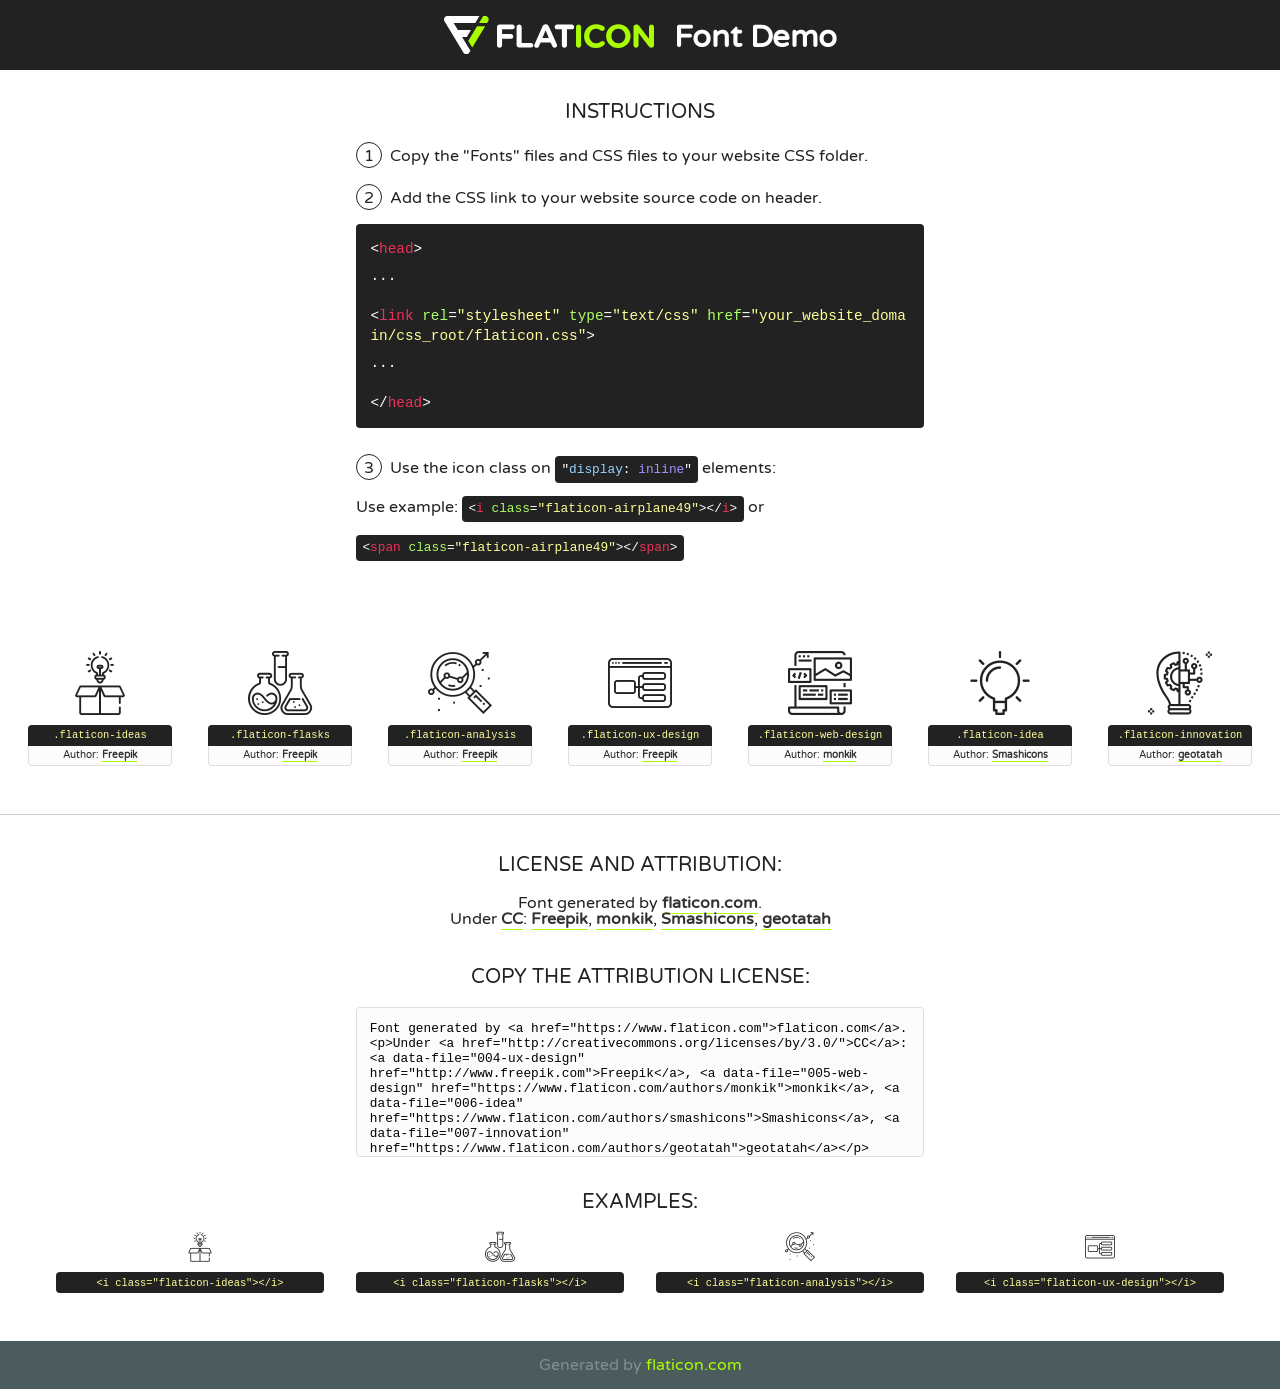
<file: fonts/flaticon/font/flaticon.html>
<!DOCTYPE html>
<!--
  Flaticon icon font: Flaticon
  Creation date: 20/03/2019 02:18
-->
<html>
<!DOCTYPE html>
<html>

<head>
    <title>Flaticon WebFont</title>
    <link href="http://fonts.googleapis.com/css?family=Varela+Round" rel="stylesheet" type="text/css" />
    <link rel="stylesheet" type="text/css" href="flaticon.css">
    <meta charset="UTF-8">
    <style>
    html, body, div, span, applet, object, iframe,
    h1, h2, h3, h4, h5, h6, p, blockquote, pre,
    a, abbr, acronym, address, big, cite, code,
    del, dfn, em, img, ins, kbd, q, s, samp,
    small, strike, strong, sub, sup, tt, var,
    b, u, i, center,
    dl, dt, dd, ol, ul, li,
    fieldset, form, label, legend,
    table, caption, tbody, tfoot, thead, tr, th, td,
    article, aside, canvas, details, embed, 
    figure, figcaption, footer, header, hgroup, 
    menu, nav, output, ruby, section, summary,
    time, mark, audio, video {
        margin: 0;
        padding: 0;
        border: 0;
        font-size: 100%;
        font: inherit;
        vertical-align: baseline;
    }
    /* HTML5 display-role reset for older browsers */
    article, aside, details, figcaption, figure, 
    footer, header, hgroup, menu, nav, section {
        display: block;
    }
    body {
        line-height: 1;
    }
    ol, ul {
        list-style: none;
    }
    blockquote, q {
        quotes: none;
    }
    blockquote:before, blockquote:after,
    q:before, q:after {
        content: '';
        content: none;
    }
    table {
        border-collapse: collapse;
        border-spacing: 0;
    }
    body {
        font-family: 'Varela Round', Helvetica, Arial, sans-serif;
        font-size: 16px;
        color: #222;
    }
    a {
        color: #333;
        border-bottom: 1px solid #a9fd00;
        font-weight: bold;
        text-decoration: none;
    }
    * {
        -moz-box-sizing: border-box;
        -webkit-box-sizing: border-box;
        box-sizing: border-box;
        margin: 0;
        padding: 0;
    }
    [class^="flaticon-"]:before, [class*=" flaticon-"]:before, [class^="flaticon-"]:after, [class*=" flaticon-"]:after {
        font-family: Flaticon;
        font-size: 30px;
        font-style: normal;
        margin-left: 20px;
        color: #333;
    }
    .wrapper {
        max-width: 600px;
        margin: auto;
        padding: 0 1em;
    }
    .title {
        font-size: 1.25em;
        text-align: center;
        margin-bottom: 1em;
        text-transform: uppercase;
    }
    header {
        text-align: center;
        background-color: #222;
        color: #fff;
        padding: 1em;
    }
    header .logo {
        width: 210px;
        height: 38px;
        display: inline-block;
        vertical-align: middle;
        margin-right: 1em;
        border: none;
    }
    header strong {
        font-size: 1.95em;
        font-weight: bold;
        vertical-align: middle;
        margin-top: 5px;
        display: inline-block;
    }
    .demo {
        margin: 2em auto;
        line-height: 1.25em;
    }
    .demo ul li {
        margin-bottom: 1em;
    }
    .demo ul li .num {
        color: #222;
        border-radius: 20px;
        display: inline-block;
        width: 26px;
        padding: 3px;
        height: 26px;
        text-align: center;
        margin-right: 0.5em;
        border: 1px solid #222;
    }
    .demo ul li code {
        background-color: #222;
        border-radius: 4px;
        padding: 0.25em 0.5em;
        display: inline-block;
        color: #fff;
        font-family: Consolas,Monaco,Lucida Console,Liberation Mono,DejaVu Sans Mono,Bitstream Vera Sans Mono,Courier New, monospace;
        font-weight: lighter;
        margin-top: 1em;
        font-size: 0.8em;
        word-break: break-all;
    }
    .demo ul li code.big {
        padding: 1em;
        font-size: 0.9em;
    }
    .demo ul li code .red {
        color: #EF3159;
    }
    .demo ul li code .green {
        color: #ACFF65;
    }
    .demo ul li code .yellow {
        color: #FFFF99;
    }
    .demo ul li code .blue {
        color: #99D3FF;
    }
    .demo ul li code .purple {
        color: #A295FF;
    }
    .demo ul li code .dots {
        margin-top: 0.5em;
        display: block;
    }
    #glyphs {
        border-bottom: 1px solid #ccc;
        padding: 2em 0;
        text-align: center;
    }
    .glyph {
        display: inline-block;
        width: 9em;
        margin: 1em;
        text-align: center;
        vertical-align: top;
        background: #FFF;
    }
    .glyph .glyph-icon {
        padding: 10px;
        display: block;
        font-family:"Flaticon";
        font-size: 64px;
        line-height: 1;
    }
    .glyph .glyph-icon:before {
        font-size: 64px;
        color: #222;
        margin-left: 0;
    }
    .class-name {
        font-size: 0.65em;
        background-color: #222;
        color: #fff;
        border-radius: 4px 4px 0 0;
        padding: 0.5em;
        color: #FFFF99;
        font-family: Consolas,Monaco,Lucida Console,Liberation Mono,DejaVu Sans Mono,Bitstream Vera Sans Mono,Courier New, monospace;
    }
    .author-name {
        font-size: 0.6em;
        background-color: #fcfcfd;
        border: 1px solid #DEDEE4;
        border-top: 0;
        border-radius: 0 0 4px 4px;
        padding: 0.5em;
    }
    .class-name:last-child {
        font-size: 10px;
        color:#888;
    }
    .class-name:last-child a {
        font-size: 10px;
        color:#555;
    }
    .class-name:last-child a:hover {
        color:#a9fd00;
    }
    .glyph > input {
        display: block;
        width: 100px;
        margin: 5px auto;
        text-align: center;
        font-size: 12px;
        cursor: text;
    }
    .glyph > input.icon-input {
        font-family:"Flaticon";
        font-size: 16px;
        margin-bottom: 10px;
    }
    .attribution .title {
        margin-top: 2em;
    }
    .attribution textarea {
        background-color: #fcfcfd;
        padding: 1em;
        border: none;
        box-shadow: none;
        border: 1px solid #DEDEE4;
        border-radius: 4px;
        resize: none;
        width: 100%;
        height: 150px;
        font-size: 0.8em;
        font-family: Consolas,Monaco,Lucida Console,Liberation Mono,DejaVu Sans Mono,Bitstream Vera Sans Mono,Courier New, monospace;
        -webkit-appearance: none;
    }
    .iconsuse {
        margin: 2em auto;
        text-align: center;
        max-width: 1200px;
    }
    .iconsuse:after {
        content: '';
        display: table;
        clear: both;
    }
    .iconsuse .image {
        float: left;
        width: 25%;
        padding: 0 1em;
    }
    .iconsuse .image p {
        margin-bottom: 1em;
    }
    .iconsuse .image span {
        display: block;
        font-size: 0.65em;
        background-color: #222;
        color: #fff;
        border-radius: 4px;
        padding: 0.5em;
        color: #FFFF99;
        margin-top: 1em;
        font-family: Consolas,Monaco,Lucida Console,Liberation Mono,DejaVu Sans Mono,Bitstream Vera Sans Mono,Courier New, monospace;
    }
    #footer {
        text-align: center;
        background-color: #4C5B5C;
        color: #7c9192;
        padding: 1em;
    }
    #footer a {
        border: none;
        color: #a9fd00;
        font-weight: normal;
    }
    @media (max-width: 960px) {
        .iconsuse .image {
            width: 50%;
        }
    }
    @media (max-width: 560px) {
        .iconsuse .image {
            width: 100%;
        }
    }
    </style>
</head>

<body class="characters-off">

    <header>
        <a href="https://www.flaticon.com" target="_blank" class="logo">
            <svg version="1.1" xmlns="http://www.w3.org/2000/svg" xmlns:xlink="http://www.w3.org/1999/xlink" xmlns:a="http://ns.adobe.com/AdobeSVGViewerExtensions/3.0/" viewBox="0 0 560.875 102.036" enable-background="new 0 0 560.875 102.036" xml:space="preserve">
                <defs>
                </defs>
                <g>
                    <g class="letters">
                        <path fill="#ffffff" d="M141.596,29.675c0-3.777,2.985-6.767,6.764-6.767h34.438c3.426,0,6.15,2.728,6.15,6.15
                        c0,3.43-2.724,6.149-6.15,6.149h-27.674v13.091h23.719c3.429,0,6.151,2.724,6.151,6.15c0,3.43-2.723,6.149-6.151,6.149h-23.719
                        v17.574c0,3.773-2.986,6.761-6.764,6.761c-3.779,0-6.764-2.989-6.764-6.761V29.675z"></path>
                        <path fill="#ffffff" d="M193.844,29.149c0-3.781,2.985-6.767,6.764-6.767c3.776,0,6.763,2.985,6.763,6.767v42.957h25.039
                        c3.426,0,6.149,2.726,6.149,6.153c0,3.425-2.723,6.15-6.149,6.15h-31.802c-3.779,0-6.764-2.986-6.764-6.768V29.149z"></path>
                        <path fill="#ffffff" d="M241.891,75.71l21.438-48.407c1.492-3.341,4.215-5.357,7.906-5.357h0.792
                        c3.686,0,6.323,2.017,7.815,5.357l21.439,48.407c0.436,0.967,0.701,1.845,0.701,2.723c0,3.602-2.809,6.501-6.414,6.501
                        c-3.161,0-5.269-1.845-6.499-4.655l-4.132-9.661h-27.059l-4.301,10.102c-1.144,2.631-3.426,4.214-6.237,4.214
                        c-3.517,0-6.24-2.81-6.24-6.325C241.1,77.64,241.451,76.677,241.891,75.71z M279.932,58.666l-8.521-20.297l-8.526,20.297H279.932
                        z"></path>
                        <path fill="#ffffff" d="M314.864,35.387H301.86c-3.429,0-6.239-2.813-6.239-6.238c0-3.429,2.811-6.24,6.239-6.24h39.533
                        c3.426,0,6.237,2.811,6.237,6.24c0,3.425-2.811,6.238-6.237,6.238h-13.001v42.785c0,3.773-2.99,6.761-6.764,6.761
                        c-3.779,0-6.764-2.989-6.764-6.761V35.387z"></path>
                        <path fill="#A9FD00" d="M352.615,29.149c0-3.781,2.985-6.767,6.767-6.767c3.774,0,6.761,2.985,6.761,6.767v49.024
                        c0,3.773-2.987,6.761-6.761,6.761c-3.781,0-6.767-2.989-6.767-6.761V29.149z"></path>
                        <path fill="#A9FD00" d="M374.132,53.836v-0.179c0-17.481,13.178-31.801,32.065-31.801c9.22,0,15.459,2.458,20.557,6.238
                        c1.402,1.054,2.637,2.985,2.637,5.357c0,3.692-2.985,6.59-6.681,6.59c-1.845,0-3.071-0.702-4.044-1.319
                        c-3.776-2.813-7.729-4.393-12.562-4.393c-10.364,0-17.831,8.611-17.831,19.154v0.173c0,10.542,7.291,19.329,17.831,19.329
                        c5.715,0,9.492-1.756,13.359-4.834c1.049-0.874,2.458-1.491,4.039-1.491c3.429,0,6.325,2.813,6.325,6.236
                        c0,2.106-1.056,3.78-2.282,4.834c-5.539,4.834-12.036,7.733-21.878,7.733C387.572,85.464,374.132,71.493,374.132,53.836z"></path>
                        <path fill="#A9FD00" d="M433.009,53.836v-0.179c0-17.481,13.79-31.801,32.766-31.801c18.981,0,32.592,14.143,32.592,31.628v0.173
                        c0,17.483-13.785,31.807-32.769,31.807C446.625,85.464,433.009,71.32,433.009,53.836z M484.224,53.836v-0.179
                        c0-10.539-7.725-19.326-18.626-19.326c-10.893,0-18.449,8.611-18.449,19.154v0.173c0,10.542,7.73,19.329,18.626,19.329
                        C476.676,72.986,484.224,64.378,484.224,53.836z"></path>
                        <path fill="#A9FD00" d="M506.233,29.321c0-3.774,2.99-6.763,6.767-6.763h1.401c3.252,0,5.183,1.583,7.029,3.953l26.093,34.265
                        V29.059c0-3.692,2.99-6.677,6.681-6.677c3.683,0,6.671,2.985,6.671,6.677v48.934c0,3.78-2.987,6.765-6.764,6.765h-0.436
                        c-3.257,0-5.188-1.581-7.034-3.953l-27.056-35.492v32.944c0,3.687-2.985,6.676-6.678,6.676c-3.683,0-6.673-2.989-6.673-6.676
                        V29.321z"></path>
                    </g>
                    <g class="insignia">
                        <path fill="#ffffff" d="M48.372,56.137h12.517l11.156-18.537H37.186L25.688,18.539h57.825L94.668,0H9.271
                        C5.925,0,2.842,1.801,1.198,4.716c-1.644,2.907-1.593,6.482,0.134,9.343l50.38,83.501c1.678,2.781,4.689,4.476,7.938,4.476
                        c3.246,0,6.257-1.695,7.935-4.476l2.898-4.804L48.372,56.137z"></path>
                        <g class="i">
                            <path fill="#A9FD00" d="M93.575,18.539h0.031v0.004l21.652,0.004l2.705-4.488c1.727-2.861,1.778-6.436,0.133-9.343
                            C116.454,1.801,113.371,0,110.026,0h-5.294L93.575,18.539z"></path>
                            <polygon fill="#A9FD00" points="88.291,27.356 64.725,66.486 75.519,84.404 109.942,27.356"></polygon>
                        </g>
                    </g>
                </g>
            </svg>
        </a>
        <strong>Font Demo</strong>
    </header>


    <section class="demo wrapper">

        <p class="title">Instructions</p>

        <ul>
            <li>
                <span class="num">1</span>Copy the "Fonts" files and CSS files to your website CSS folder.
            </li>
            <li>
                <span class="num">2</span>Add the CSS link to your website source code on header.
                <code class="big">
                    &lt;<span class="red">head</span>&gt;
                    <br/><span class="dots">...</span>
                    <br/>&lt;<span class="red">link</span> <span class="green">rel</span>=<span class="yellow">"stylesheet"</span> <span class="green">type</span>=<span class="yellow">"text/css"</span> <span class="green">href</span>=<span class="yellow">"your_website_domain/css_root/flaticon.css"</span>&gt;
                    <br/><span class="dots">...</span>
                    <br/>&lt;/<span class="red">head</span>&gt;
                </code>
            </li>

            <li>
                <p>
                    <span class="num">3</span>Use the icon class on <code>"<span class="blue">display</span>:<span class="purple"> inline</span>"</code> elements:
                    <br />
                    Use example: <code>&lt;<span class="red">i</span> <span class="green">class</span>=<span class="yellow">&quot;flaticon-airplane49&quot;</span>&gt;&lt;/<span class="red">i</span>&gt;</code> or <code>&lt;<span class="red">span</span> <span class="green">class</span>=<span class="yellow">&quot;flaticon-airplane49&quot;</span>&gt;&lt;/<span class="red">span</span>&gt;</code>
            </li>
        </ul>

    </section>




   <section id="glyphs">          
    
      
        <div class="glyph"><div class="glyph-icon flaticon-ideas"></div>
            <div class="class-name">.flaticon-ideas</div>
            <div class="author-name">Author: <a data-file="001-ideas" href="http://www.freepik.com">Freepik</a> </div> 
        </div>        
        
        <div class="glyph"><div class="glyph-icon flaticon-flasks"></div>
            <div class="class-name">.flaticon-flasks</div>
            <div class="author-name">Author: <a data-file="002-flasks" href="http://www.freepik.com">Freepik</a> </div> 
        </div>        
        
        <div class="glyph"><div class="glyph-icon flaticon-analysis"></div>
            <div class="class-name">.flaticon-analysis</div>
            <div class="author-name">Author: <a data-file="003-analysis" href="http://www.freepik.com">Freepik</a> </div> 
        </div>        
        
        <div class="glyph"><div class="glyph-icon flaticon-ux-design"></div>
            <div class="class-name">.flaticon-ux-design</div>
            <div class="author-name">Author: <a data-file="004-ux-design" href="http://www.freepik.com">Freepik</a> </div> 
        </div>        
        
        <div class="glyph"><div class="glyph-icon flaticon-web-design"></div>
            <div class="class-name">.flaticon-web-design</div>
            <div class="author-name">Author: <a data-file="005-web-design" href="https://www.flaticon.com/authors/monkik">monkik</a> </div> 
        </div>        
        
        <div class="glyph"><div class="glyph-icon flaticon-idea"></div>
            <div class="class-name">.flaticon-idea</div>
            <div class="author-name">Author: <a data-file="006-idea" href="https://www.flaticon.com/authors/smashicons">Smashicons</a> </div> 
        </div>        
        
        <div class="glyph"><div class="glyph-icon flaticon-innovation"></div>
            <div class="class-name">.flaticon-innovation</div>
            <div class="author-name">Author: <a data-file="007-innovation" href="https://www.flaticon.com/authors/geotatah">geotatah</a> </div> 
        </div>        
        

    </section>



    <section class="attribution wrapper"   style="text-align:center;">

      <div class="title">License and attribution:</div><div class="attrDiv">Font generated by <a href="https://www.flaticon.com">flaticon.com</a>. <div><p>Under <a href="http://creativecommons.org/licenses/by/3.0/">CC</a>: <a data-file="004-ux-design" href="http://www.freepik.com">Freepik</a>, <a data-file="005-web-design" href="https://www.flaticon.com/authors/monkik">monkik</a>, <a data-file="006-idea" href="https://www.flaticon.com/authors/smashicons">Smashicons</a>, <a data-file="007-innovation" href="https://www.flaticon.com/authors/geotatah">geotatah</a></p>  </div>
      </div>
      <div class="title">Copy the Attribution License:</div>

    <textarea onclick="this.focus();this.select();">Font generated by &lt;a href=&quot;https://www.flaticon.com&quot;&gt;flaticon.com&lt;/a&gt;. <p>Under <a href="http://creativecommons.org/licenses/by/3.0/">CC</a>: <a data-file="004-ux-design" href="http://www.freepik.com">Freepik</a>, <a data-file="005-web-design" href="https://www.flaticon.com/authors/monkik">monkik</a>, <a data-file="006-idea" href="https://www.flaticon.com/authors/smashicons">Smashicons</a>, <a data-file="007-innovation" href="https://www.flaticon.com/authors/geotatah">geotatah</a></p>  
     </textarea>

    </section>

    <section class="iconsuse">

          <div class="title">Examples:</div>            
             
            <div class="image">
                <p>
                    <i class="glyph-icon flaticon-ideas"></i> 
                    <span>&lt;i class=&quot;flaticon-ideas&quot;&gt;&lt;/i&gt;</span>
                </p>
            </div>
            
            <div class="image">
                <p>
                    <i class="glyph-icon flaticon-flasks"></i> 
                    <span>&lt;i class=&quot;flaticon-flasks&quot;&gt;&lt;/i&gt;</span>
                </p>
            </div>
            
            <div class="image">
                <p>
                    <i class="glyph-icon flaticon-analysis"></i> 
                    <span>&lt;i class=&quot;flaticon-analysis&quot;&gt;&lt;/i&gt;</span>
                </p>
            </div>
            
            <div class="image">
                <p>
                    <i class="glyph-icon flaticon-ux-design"></i> 
                    <span>&lt;i class=&quot;flaticon-ux-design&quot;&gt;&lt;/i&gt;</span>
                </p>
            </div>
                       
        </div>
                            
    </section>

<div id="footer">
    <div>Generated by <a href="https://www.flaticon.com">flaticon.com</a>
    </div>
</div>



</body>
</html>
</file>
<file: campaign-ops/app.css>
/* Campaign Ops: one app for phone and desktop, in the same family as the portfolio.
   Calm surfaces, one gradient (kept for the passkey button and the Autopilot ring),
   color only where it means something: mint for fine, amber for a look, coral for now. */

@font-face {
  font-family: 'Plus Jakarta Sans';
  font-style: normal;
  font-display: swap;
  font-weight: 200 800;
  src: url('fonts/plus-jakarta-sans.woff2') format('woff2-variations'), url('fonts/plus-jakarta-sans.woff2') format('woff2');
}

:root {
  --indigo: #6d5ef8;
  --cyan: #22d3ee;
  --pink: #f471b5;
  --mint: #34d399;
  --amber: #fbbf24;
  --coral: #fb7185;
  --grad: linear-gradient(110deg, var(--indigo), var(--cyan) 58%, var(--pink));
  --font: 'Plus Jakarta Sans', system-ui, -apple-system, 'Segoe UI', Roboto, Arial, sans-serif;
  --r-sm: 10px;
  --r: 14px;
  --r-lg: 20px;
  --ease: cubic-bezier(0.22, 1, 0.36, 1);
  --bar: 56px;
  --nav: 64px;
  --side: 240px;
  --safe-t: env(safe-area-inset-top, 0px);
  --safe-b: env(safe-area-inset-bottom, 0px);

  --bg: #0a0b14;
  --bg2: #0e1019;
  --surface: #13151f;
  --surface2: #191c29;
  --border: rgba(255, 255, 255, 0.075);
  --border2: rgba(255, 255, 255, 0.14);
  --text: #edeef7;
  --muted: #9a9eb2;
  --faint: #656a7e;
  --glass: rgba(10, 11, 20, 0.82);
  --shadow: 0 18px 44px -24px rgba(0, 0, 0, 0.9);
  --ok: var(--mint);
  --warn: var(--amber);
  --bad: var(--coral);
  --info: #9a90ff;
  --ok-soft: rgba(52, 211, 153, 0.12);
  --warn-soft: rgba(251, 191, 36, 0.12);
  --bad-soft: rgba(251, 113, 133, 0.13);
  --info-soft: rgba(109, 94, 248, 0.16);
  --ins: #6ee7b7;
  --del: #fda4af;
  color-scheme: dark;
}

:root[data-theme='light'] {
  --bg: #f3f4f9;
  --bg2: #eceef5;
  --surface: #ffffff;
  --surface2: #f5f6fb;
  --border: rgba(15, 20, 40, 0.09);
  --border2: rgba(15, 20, 40, 0.16);
  --text: #14172b;
  --muted: #565d74;
  --faint: #8d93a8;
  --glass: rgba(243, 244, 249, 0.86);
  --shadow: 0 16px 36px -24px rgba(20, 25, 60, 0.45);
  --ok: #0f8a5f;
  --warn: #a15c07;
  --bad: #c8304b;
  --info: #5144d6;
  --ok-soft: rgba(15, 138, 95, 0.1);
  --warn-soft: rgba(217, 119, 6, 0.12);
  --bad-soft: rgba(200, 48, 75, 0.1);
  --info-soft: rgba(81, 68, 214, 0.1);
  --ins: #0f8a5f;
  --del: #c8304b;
  color-scheme: light;
}

* { box-sizing: border-box; -webkit-tap-highlight-color: transparent; }
html { -webkit-text-size-adjust: 100%; text-size-adjust: 100%; background: var(--bg); }
body { margin: 0; background: var(--bg); color: var(--text); font: 400 15px/1.5 var(--font); -webkit-font-smoothing: antialiased; font-variant-numeric: tabular-nums; overscroll-behavior-y: none; }
button, input, select, textarea { font: inherit; color: inherit; }
button { cursor: pointer; }
a { color: inherit; }
svg { display: block; }
h1, h2, h3, p { margin: 0; }
h1, h2, h3 { text-wrap: balance; }
:focus-visible { outline: 2px solid var(--cyan); outline-offset: 2px; border-radius: 6px; }
.sr { position: absolute; width: 1px; height: 1px; overflow: hidden; clip: rect(0 0 0 0); white-space: nowrap; }
.ico { width: 20px; height: 20px; fill: none; stroke: currentColor; stroke-width: 1.9; stroke-linecap: round; stroke-linejoin: round; flex-shrink: 0; }
.ico-sm { width: 16px; height: 16px; }
.press { transition: transform 0.16s var(--ease); }
.press:active { transform: scale(0.975); }
.defs { position: absolute; width: 0; height: 0; overflow: hidden; }
code { font-family: ui-monospace, SFMono-Regular, Menlo, Consolas, monospace; font-size: 0.88em; padding: 2px 6px; border-radius: 6px; background: var(--surface2); border: 1px solid var(--border); }

/* ---------- frame ---------- */

.frame { min-height: 100vh; min-height: 100dvh; }
.main { min-width: 0; }
.view { width: 100%; max-width: 760px; margin: 0 auto; padding: 16px 16px calc(var(--nav) + var(--safe-b) + 32px); }

.top { position: sticky; top: 0; z-index: 30; height: calc(var(--bar) + var(--safe-t)); padding: var(--safe-t) 12px 0 16px; display: flex; align-items: center; gap: 10px; background: var(--glass); -webkit-backdrop-filter: blur(16px) saturate(1.4); backdrop-filter: blur(16px) saturate(1.4); border-bottom: 1px solid var(--border); }
.brand { display: flex; align-items: center; gap: 10px; min-width: 0; flex: 1; text-decoration: none; background: none; border: 0; padding: 0; text-align: left; }
.brand-mark { width: 30px; height: 30px; flex-shrink: 0; }
.brand b { display: block; font-weight: 800; font-size: 15px; letter-spacing: -0.01em; line-height: 1.15; white-space: nowrap; }
.brand span { display: block; font-size: 11.5px; color: var(--muted); line-height: 1.2; white-space: nowrap; overflow: hidden; text-overflow: ellipsis; }
.brand > div { min-width: 0; }

.power { display: inline-flex; align-items: center; gap: 7px; height: 34px; padding: 0 12px; border-radius: 17px; border: 1px solid var(--border2); background: var(--surface); font-weight: 700; font-size: 12.5px; white-space: nowrap; }
.power .dot { width: 8px; height: 8px; border-radius: 50%; background: var(--ok); }
.power.is-paused { background: var(--warn-soft); border-color: color-mix(in srgb, var(--warn) 45%, transparent); color: var(--warn); }
.power.is-paused .dot { background: var(--warn); }

.nav { position: fixed; left: 0; right: 0; bottom: 0; z-index: 30; height: calc(var(--nav) + var(--safe-b)); padding: 0 6px var(--safe-b); display: grid; grid-template-columns: repeat(5, 1fr); background: var(--glass); -webkit-backdrop-filter: blur(18px) saturate(1.4); backdrop-filter: blur(18px) saturate(1.4); border-top: 1px solid var(--border); }
.tab { position: relative; display: flex; flex-direction: column; align-items: center; justify-content: center; gap: 4px; border: 0; background: none; color: var(--faint); font-weight: 600; font-size: 10.5px; padding: 6px 0 4px; min-width: 0; }
.tab .ico { width: 22px; height: 22px; }
.tab[aria-current='page'] { color: var(--text); }
.tab[aria-current='page']::before { content: ''; position: absolute; top: 0; left: 30%; right: 30%; height: 2px; border-radius: 0 0 2px 2px; background: var(--grad); }
.tab .badge { position: absolute; top: 5px; left: calc(50% + 6px); min-width: 17px; height: 17px; padding: 0 5px; border-radius: 9px; background: var(--bad); color: #fff; font-size: 10.5px; font-weight: 800; line-height: 17px; text-align: center; }
.tab .pip { position: absolute; top: 8px; left: calc(50% + 8px); width: 8px; height: 8px; border-radius: 50%; background: var(--warn); box-shadow: 0 0 0 2px var(--bg); }
.side { display: none; }

@media (min-width: 900px) {
  .frame { display: grid; grid-template-columns: var(--side) minmax(0, 1fr); }
  .top, .nav { display: none; }
  .side { display: flex; flex-direction: column; gap: 4px; position: sticky; top: 0; height: 100vh; padding: 22px 14px 18px; border-right: 1px solid var(--border); background: var(--bg2); }
  .side .brand { padding: 0 8px 18px; flex: 0 0 auto; }
  .side-tab { position: relative; display: flex; align-items: center; gap: 12px; height: 42px; padding: 0 12px; border-radius: 12px; border: 0; background: none; color: var(--muted); font-weight: 650; font-size: 14px; text-align: left; }
  .side-tab:hover { background: var(--surface); color: var(--text); }
  .side-tab[aria-current='page'] { background: var(--surface2); color: var(--text); box-shadow: inset 0 0 0 1px var(--border); }
  .side-tab .badge { margin-left: auto; min-width: 20px; height: 20px; padding: 0 6px; border-radius: 10px; background: var(--bad); color: #fff; font-size: 11px; font-weight: 800; line-height: 20px; text-align: center; }
  .side-tab .pip { margin-left: auto; width: 8px; height: 8px; border-radius: 50%; background: var(--warn); }
  .side-foot { margin-top: auto; display: grid; gap: 10px; padding: 0 4px; }
  .side-foot .power { justify-content: center; height: 40px; border-radius: 12px; }
  .side-foot p { font-size: 11.5px; color: var(--faint); line-height: 1.45; padding: 0 6px; }
  .view { padding: 34px 32px 64px; }
}

/* ---------- type and sections ---------- */

.view-head { margin: 6px 0 16px; }
.view-head h1 { font-size: 26px; font-weight: 800; letter-spacing: -0.025em; line-height: 1.15; }
.view-head p { margin-top: 4px; color: var(--muted); font-size: 14px; }
.back { display: inline-flex; align-items: center; gap: 6px; margin: 0 0 10px -6px; padding: 6px; border: 0; background: none; color: var(--muted); font-weight: 650; font-size: 13.5px; }
.sec { margin-top: 26px; }
.sec-head { display: flex; align-items: baseline; justify-content: space-between; gap: 12px; margin: 0 2px 10px; }
.sec-head h2 { font-size: 16.5px; font-weight: 800; letter-spacing: -0.012em; }
.sec-head h2 .n { color: var(--faint); font-weight: 700; margin-left: 4px; }
.sec-head .link { flex-shrink: 0; }
.lead { color: var(--muted); font-size: 13.5px; line-height: 1.55; }
.fine { color: var(--faint); font-size: 12.5px; line-height: 1.5; }
.link { border: 0; background: none; padding: 4px 0; color: var(--cyan); font-weight: 700; font-size: 13.5px; text-decoration: none; }
:root[data-theme='light'] .link { color: var(--info); }
.link:disabled { color: var(--faint); cursor: default; }

/* ---------- buttons ---------- */

.btn { display: inline-flex; align-items: center; justify-content: center; gap: 8px; height: 44px; padding: 0 18px; border-radius: 13px; border: 1px solid var(--border2); background: var(--surface2); color: var(--text); font-weight: 750; font-size: 14px; line-height: 1; white-space: nowrap; text-decoration: none; transition: transform 0.16s var(--ease), opacity 0.2s; }
.btn:active { transform: scale(0.975); }
.btn:disabled { opacity: 0.5; cursor: default; transform: none; }
.btn-sign { border: 0; background: var(--grad); color: #fff; text-shadow: 0 1px 2px rgba(0, 0, 0, 0.25); box-shadow: 0 12px 26px -14px rgba(109, 94, 248, 0.85); }
.btn-stop { border-color: color-mix(in srgb, var(--bad) 45%, transparent); background: var(--bad-soft); color: var(--bad); }
.btn-quiet { background: transparent; }
.btn-small { height: 36px; padding: 0 14px; border-radius: 11px; font-size: 13px; }
.btn-wide { width: 100%; }
.btn.is-confirm { box-shadow: 0 0 0 3px color-mix(in srgb, var(--warn) 55%, transparent); }
.btn .ico { width: 18px; height: 18px; }
.btns { display: flex; flex-wrap: wrap; gap: 8px; margin-top: 12px; }

/* ---------- status, dots, chips ---------- */

.dot { display: inline-block; width: 8px; height: 8px; border-radius: 50%; background: var(--faint); flex-shrink: 0; }
.is-ok .dot, .dot.is-ok { background: var(--ok); }
.is-warn .dot, .dot.is-warn { background: var(--warn); }
.is-urgent .dot, .dot.is-urgent { background: var(--bad); }
.is-info .dot, .dot.is-info { background: var(--info); }
.is-good .dot, .dot.is-good { background: var(--ok); }
.chip { display: inline-flex; align-items: center; gap: 6px; height: 24px; padding: 0 9px; border-radius: 12px; border: 1px solid var(--border); background: var(--surface2); color: var(--muted); font-weight: 650; font-size: 11.5px; white-space: nowrap; }
.chip.is-ok { color: var(--ok); background: var(--ok-soft); border-color: transparent; }
.chip.is-warn { color: var(--warn); background: var(--warn-soft); border-color: transparent; }
.chip.is-urgent { color: var(--bad); background: var(--bad-soft); border-color: transparent; }
.chip.is-info { color: var(--info); background: var(--info-soft); border-color: transparent; }
.chips { display: flex; flex-wrap: wrap; gap: 6px; }
.impact { display: inline-flex; align-items: center; gap: 6px; color: var(--ok); font-weight: 700; font-size: 13px; }
.impact .ico { width: 15px; height: 15px; }

/* ---------- home: the status card ---------- */

.status { position: relative; overflow: hidden; display: grid; grid-template-columns: 1fr 92px; gap: 14px; align-items: center; padding: 20px 18px; border-radius: var(--r-lg); border: 1px solid var(--border); background: radial-gradient(120% 100% at 100% 0%, rgba(109, 94, 248, 0.26), transparent 58%), radial-gradient(90% 90% at 0% 100%, rgba(34, 211, 238, 0.1), transparent 60%), var(--surface); }
:root[data-theme='light'] .status { background: radial-gradient(120% 100% at 100% 0%, rgba(109, 94, 248, 0.14), transparent 58%), radial-gradient(90% 90% at 0% 100%, rgba(34, 211, 238, 0.08), transparent 60%), var(--surface); }
.status.is-warn { background: radial-gradient(120% 100% at 100% 0%, rgba(251, 191, 36, 0.2), transparent 58%), var(--surface); }
.status.is-urgent { background: radial-gradient(120% 100% at 100% 0%, rgba(251, 113, 133, 0.22), transparent 58%), var(--surface); }
.status.is-off { background: var(--surface); }
.status-kicker { display: inline-flex; align-items: center; gap: 7px; color: var(--muted); font-weight: 650; font-size: 12.5px; }
.status h1 { margin: 8px 0 6px; font-size: 27px; font-weight: 800; letter-spacing: -0.03em; line-height: 1.12; }
.status p { color: var(--muted); font-size: 13.5px; line-height: 1.5; }
.status p + p { margin-top: 2px; }
.status .btns { margin-top: 14px; }
.ring { width: 92px; height: 92px; }
.ring .track { fill: none; stroke: var(--border2); stroke-width: 6; }
.ring .arc { fill: none; stroke: url(#cops-grad); stroke-width: 6; stroke-linecap: round; transform-box: view-box; transform-origin: 50px 50px; transform: rotate(-90deg); }
.ring .num { fill: var(--text); font-weight: 800; font-size: 30px; font-family: var(--font); }
.ring .glyph { fill: none; stroke: var(--text); stroke-width: 3; stroke-linecap: round; stroke-linejoin: round; }
.status.is-on .ring .arc { animation: sweep 6s linear infinite; }
.status.is-warn .ring .arc { stroke: var(--warn); }
.status.is-urgent .ring .arc { stroke: var(--bad); }
.status.is-off .ring .arc { stroke: var(--faint); }
@keyframes sweep { from { transform: rotate(-90deg); } to { transform: rotate(270deg); } }
@media (prefers-reduced-motion: reduce) { .status.is-on .ring .arc { animation: none; } }
@media (max-width: 380px) { .status { grid-template-columns: 1fr 72px; padding: 18px 14px; } .ring { width: 72px; height: 72px; } .status h1 { font-size: 24px; } }

.banner { display: flex; align-items: center; gap: 12px; flex-wrap: wrap; margin-bottom: 14px; padding: 12px 14px; border-radius: var(--r); background: var(--warn-soft); border: 1px solid color-mix(in srgb, var(--warn) 35%, transparent); color: var(--text); font-size: 13.5px; }
.banner p { flex: 1 1 220px; }
.banner strong { color: var(--warn); }

/* ---------- lists and rows ---------- */

.list { border-radius: var(--r); border: 1px solid var(--border); background: var(--surface); overflow: hidden; }
.list > * + * { border-top: 1px solid var(--border); }
.row { display: grid; grid-template-columns: auto minmax(0, 1fr) auto; gap: 12px; align-items: center; width: 100%; padding: 13px 14px; border: 0; background: none; text-align: left; color: inherit; text-decoration: none; }
button.row:hover { background: var(--surface2); }
.row-ico { width: 38px; height: 38px; border-radius: 11px; display: grid; place-items: center; background: var(--surface2); color: var(--muted); }
.row-ico.is-ok { background: var(--ok-soft); color: var(--ok); }
.row-ico.is-warn { background: var(--warn-soft); color: var(--warn); }
.row-ico.is-urgent { background: var(--bad-soft); color: var(--bad); }
.row-ico.is-info { background: var(--info-soft); color: var(--info); }
.row-main { min-width: 0; }
.row-title { display: block; font-weight: 700; font-size: 14px; line-height: 1.35; }
.row-sub { display: block; margin-top: 3px; color: var(--muted); font-size: 12.5px; line-height: 1.45; }
.row-sub .impact { font-size: 12.5px; }
.row-end { display: flex; align-items: center; gap: 8px; color: var(--faint); font-size: 12px; white-space: nowrap; }
.row-end .chev { width: 16px; height: 16px; color: var(--faint); }
.clamp2 { display: -webkit-box; -webkit-line-clamp: 2; -webkit-box-orient: vertical; overflow: hidden; }

/* a row that opens in place */
.fold { display: block; }
.fold > .row .chev { transition: transform 0.2s var(--ease); }
.fold.is-open > .row .chev { transform: rotate(90deg); }
.fold-body { padding: 0 14px 14px 64px; color: var(--muted); font-size: 13px; line-height: 1.55; }
.fold-body p + p, .fold-body p + ul, .fold-body ul + p { margin-top: 8px; }
.steps { margin: 8px 0 0; padding-left: 18px; }
.steps li + li { margin-top: 4px; }
.fold-body .btns { margin-top: 10px; }

.empty { padding: 26px 18px; border-radius: var(--r); border: 1px dashed var(--border2); text-align: center; color: var(--muted); font-size: 13.5px; line-height: 1.55; }
.empty b { display: block; color: var(--text); font-size: 15px; margin-bottom: 4px; }

.day { margin: 18px 4px 8px; color: var(--faint); font-weight: 700; font-size: 12px; }

/* ---------- proposals ---------- */

.prop { display: block; width: 100%; padding: 15px 16px; border-radius: var(--r); border: 1px solid var(--border); background: var(--surface); text-align: left; color: inherit; box-shadow: var(--shadow); }
.prop + .prop { margin-top: 10px; }
.prop:hover { border-color: var(--border2); }
.prop.is-new { border-color: color-mix(in srgb, var(--cyan) 50%, transparent); }
.prop.is-urgent { border-color: color-mix(in srgb, var(--bad) 45%, transparent); }
.prop-top { display: flex; align-items: center; gap: 8px; color: var(--muted); font-size: 12px; font-weight: 600; }
.prop-top .grow { flex: 1; }
.prop-title { display: block; margin-top: 8px; font-weight: 750; font-size: 15.5px; line-height: 1.38; letter-spacing: -0.005em; }
.prop-foot { display: flex; align-items: center; gap: 10px; flex-wrap: wrap; margin-top: 10px; }
.prop-foot .by { color: var(--faint); font-size: 12px; }

.seg { display: flex; gap: 4px; padding: 4px; border-radius: 13px; background: var(--surface); border: 1px solid var(--border); }
.seg button { flex: 1; height: 36px; border: 0; border-radius: 10px; background: none; color: var(--muted); font-weight: 700; font-size: 13px; white-space: nowrap; }
.seg button[aria-pressed='true'] { background: var(--surface2); color: var(--text); box-shadow: 0 1px 0 var(--border2) inset, 0 6px 14px -10px rgba(0, 0, 0, 0.6); }

/* ---------- the proposal sheet ---------- */

.scrim { position: fixed; inset: 0; z-index: 40; background: rgba(4, 5, 10, 0.55); animation: fade 0.2s var(--ease); }
:root[data-theme='light'] .scrim { background: rgba(20, 24, 45, 0.32); }
.sheet { position: fixed; left: 0; right: 0; bottom: 0; z-index: 41; max-height: 92vh; max-height: 92dvh; display: flex; flex-direction: column; border-radius: 22px 22px 0 0; background: var(--bg2); border: 1px solid var(--border2); border-bottom: 0; box-shadow: 0 -24px 60px -20px rgba(0, 0, 0, 0.7); animation: rise 0.32s var(--ease); }
.sheet:focus { outline: none; }
.from-link { display: flex; align-items: center; gap: 6px; margin-bottom: 8px; }
.sheet-grab { width: 40px; height: 5px; margin: 8px auto 0; border-radius: 3px; background: var(--border2); flex-shrink: 0; }
.sheet-head { display: flex; align-items: center; gap: 10px; padding: 10px 14px 10px 18px; flex-shrink: 0; }
.sheet-head .kicker { flex: 1; min-width: 0; color: var(--muted); font-weight: 650; font-size: 12.5px; white-space: nowrap; overflow: hidden; text-overflow: ellipsis; }
.icon-btn { width: 36px; height: 36px; border-radius: 50%; border: 1px solid var(--border); background: var(--surface); display: grid; place-items: center; color: var(--muted); flex-shrink: 0; }
.sheet-body { overflow-y: auto; padding: 4px 18px 18px; overscroll-behavior: contain; }
.sheet-title { font-size: 21px; font-weight: 800; letter-spacing: -0.02em; line-height: 1.25; }
.sheet-meta { display: flex; flex-wrap: wrap; align-items: center; gap: 8px; margin-top: 10px; }
.sheet-foot { flex-shrink: 0; padding: 12px 18px calc(12px + var(--safe-b)); border-top: 1px solid var(--border); background: var(--bg2); }
.sheet-foot .decide { display: grid; grid-template-columns: 1fr auto; gap: 8px; }
.sheet-foot .fine { margin-top: 8px; }
.block { margin-top: 18px; }
.block h3 { margin-bottom: 8px; color: var(--muted); font-weight: 700; font-size: 12.5px; }
.why { font-size: 14.5px; line-height: 1.6; }
.callout { padding: 12px 14px; border-radius: 12px; font-size: 13.5px; line-height: 1.55; background: var(--surface); border: 1px solid var(--border); }
.callout.is-warn { background: var(--warn-soft); border-color: transparent; }
.callout.is-ok { background: var(--ok-soft); border-color: transparent; }
.callout.is-urgent { background: var(--bad-soft); border-color: transparent; }
.callout .btns { margin-top: 10px; }
.evidence { margin: 0; padding: 0; list-style: none; display: grid; gap: 6px; }
.evidence li { position: relative; padding-left: 16px; font-size: 13.5px; line-height: 1.5; color: var(--text); }
.evidence li::before { content: ''; position: absolute; left: 2px; top: 0.62em; width: 6px; height: 6px; border-radius: 50%; background: var(--border2); }
.ai-note { display: flex; gap: 8px; align-items: flex-start; color: var(--muted); font-size: 12.5px; line-height: 1.5; }
.ai-note .ico { width: 16px; height: 16px; color: var(--cyan); margin-top: 1px; }
.has-sheet { overflow: hidden; }
.note-input + .decide { margin-top: 8px; }
.sig-box .quiet-line { margin-top: 8px; }
.sec-lead { margin: 0 2px; }
.note-input { width: 100%; height: 42px; padding: 0 12px; border-radius: 11px; border: 1px solid var(--border2); background: var(--surface); color: var(--text); font-size: 14px; }
.fp { font-variant-numeric: tabular-nums; letter-spacing: 0.06em; font-weight: 800; color: var(--text); }
.signature { margin-top: 8px; font-size: 13px; color: var(--muted); }
.seal-tag { display: inline-flex; margin-left: 8px; color: var(--muted); font-weight: 700; font-size: 12px; }
.seal-tag.ok { color: var(--ok); }
.seal-tag.bad { color: var(--bad); }
.state { font-weight: 700; font-size: 13.5px; }
.state.ok { color: var(--ok); }
.state.warn { color: var(--warn); }
.state.bad { color: var(--bad); }
.state.info { color: var(--info); }
.state.muted { color: var(--muted); }

@keyframes rise { from { transform: translateY(40px); opacity: 0; } to { transform: none; opacity: 1; } }
@keyframes fade { from { opacity: 0; } to { opacity: 1; } }
@keyframes slide { from { transform: translateX(40px); opacity: 0; } to { transform: none; opacity: 1; } }
@media (prefers-reduced-motion: reduce) { .sheet, .scrim, .toast { animation: none !important; } }

@media (min-width: 900px) {
  .sheet { left: auto; top: 0; width: min(480px, 92vw); max-height: none; border-radius: 0; border: 0; border-left: 1px solid var(--border2); animation: slide 0.3s var(--ease); }
  .sheet-grab { display: none; }
  .sheet-head { padding: 18px 18px 8px 22px; }
  .sheet-body { padding: 4px 22px 22px; }
  .sheet-foot { padding: 14px 22px 18px; }
}

/* the change itself */
.redline { padding: 14px; border-radius: 12px; background: var(--surface); border: 1px solid var(--border); }
.redline .field { display: block; color: var(--muted); font-weight: 650; font-size: 12.5px; margin-bottom: 6px; }
.values { display: flex; align-items: center; flex-wrap: wrap; gap: 10px; font-weight: 800; font-size: 20px; letter-spacing: -0.01em; }
.values del { color: var(--faint); text-decoration-thickness: 2px; }
.values ins { color: var(--text); text-decoration: none; }
.values .arrow { width: 20px; height: 20px; color: var(--faint); }
.delta { font-size: 12.5px; font-weight: 700; padding: 3px 8px; border-radius: 9px; background: var(--surface2); color: var(--muted); }
.kw { margin: 0; padding: 0; list-style: none; display: flex; flex-wrap: wrap; gap: 6px; }
.kw li { display: inline-flex; align-items: center; gap: 6px; padding: 6px 10px; border-radius: 10px; background: var(--surface2); border: 1px solid var(--border); font-weight: 650; font-size: 13px; }
.kw .sign { font-weight: 800; color: var(--ins); }
.kw li.remove .sign { color: var(--del); }
.copyline { display: grid; gap: 3px; padding: 10px 0; border-top: 1px solid var(--border); }
.copyline:first-child { border-top: 0; padding-top: 0; }
.copyline:last-child { padding-bottom: 0; }
.copyfield { color: var(--faint); font-weight: 700; font-size: 11.5px; }
.copyline del { color: var(--del); font-size: 13.5px; text-decoration-thickness: 1px; }
.copyline ins { color: var(--ins); font-size: 13.5px; text-decoration: none; font-weight: 650; }

/* checks */
.checks { margin: 0; padding: 0; list-style: none; display: grid; gap: 8px; }
.check { display: grid; grid-template-columns: 22px 1fr; gap: 8px; font-size: 13.5px; line-height: 1.45; }
.check .mark { width: 20px; height: 20px; border-radius: 50%; display: grid; place-items: center; font-size: 11px; font-weight: 800; background: var(--ok-soft); color: var(--ok); }
.check.warn .mark { background: var(--warn-soft); color: var(--warn); }
.check.fail .mark { background: var(--bad-soft); color: var(--bad); }
.check .label { font-weight: 650; }
.check .detail { display: block; color: var(--muted); font-size: 12.5px; }
.fold-btn { display: flex; align-items: center; gap: 10px; width: 100%; padding: 12px 14px; border-radius: 12px; border: 1px solid var(--border); background: var(--surface); color: var(--text); text-align: left; font-weight: 700; font-size: 13.5px; }
.fold-btn .grow { flex: 1; }
.fold-btn .chev { width: 16px; height: 16px; color: var(--faint); transition: transform 0.2s var(--ease); }
.fold-btn[aria-expanded='true'] .chev { transform: rotate(90deg); }
.fold-panel { padding: 12px 4px 2px; }

/* ---------- accounts ---------- */

.acct { display: block; width: 100%; padding: 15px 16px; border-radius: var(--r); border: 1px solid var(--border); background: var(--surface); text-align: left; color: inherit; }
.acct + .acct { margin-top: 10px; }
.acct-top { display: flex; align-items: center; gap: 10px; }
.acct-name { flex: 1; min-width: 0; font-weight: 800; font-size: 15.5px; white-space: nowrap; overflow: hidden; text-overflow: ellipsis; }
.acct-id { display: block; color: var(--faint); font-size: 12px; margin-top: 2px; }
.acct-health { display: flex; flex-wrap: wrap; gap: 6px; margin-top: 12px; }
.mode { height: 22px; padding: 0 8px; border-radius: 11px; font-size: 11px; font-weight: 750; display: inline-flex; align-items: center; background: var(--surface2); color: var(--muted); border: 1px solid var(--border); }
.mode-google_ads { background: var(--bad-soft); color: var(--bad); border-color: transparent; }
.mode-google_ads_test { background: var(--info-soft); color: var(--info); border-color: transparent; }
.lockline { display: flex; align-items: center; gap: 10px; flex-wrap: wrap; justify-content: space-between; padding: 12px 14px; border-radius: 12px; background: var(--surface); border: 1px solid var(--border); font-size: 13.5px; }
.lockline .lock { display: inline-flex; align-items: center; gap: 8px; font-weight: 700; }
.lockline .lock.is-open { color: var(--warn); }
.lockline .lock.is-plain { color: var(--muted); font-weight: 600; }

/* Pulse and the witness */
.alarm { padding: 14px; border-radius: 12px; background: var(--surface); border: 1px solid var(--border); }
.alarm + .alarm { margin-top: 10px; }
.alarm-title { display: flex; gap: 10px; align-items: flex-start; font-weight: 750; font-size: 14px; line-height: 1.4; }
.alarm-title .dot { margin-top: 6px; background: var(--warn); }
.alarm.high .alarm-title .dot { background: var(--bad); }
.alarm-detail { margin-top: 8px; color: var(--muted); font-size: 13px; line-height: 1.55; }
.odds { display: inline-block; margin-top: 8px; color: var(--warn); font-weight: 700; font-size: 12.5px; }
.figure { margin-top: 12px; }
.chart { width: 100%; height: auto; }
.chart .bar { fill: var(--border2); }
.chart .bar.hot { fill: var(--bad); }
.chart .bar.warm { fill: var(--warn); }
.chart .band { fill: var(--bad-soft); }
.chart .band.warm { fill: var(--warn-soft); }
.chart .baseline { stroke: var(--border2); stroke-width: 1; }
.chart .lead { fill: var(--ok); }
.chart .lead.zero { fill: none; stroke: var(--bad); stroke-width: 1.6; }
.axis { display: flex; justify-content: space-between; color: var(--faint); font-size: 11px; margin-top: 4px; }
.legend { display: flex; flex-wrap: wrap; gap: 12px; margin-top: 8px; color: var(--muted); font-size: 11.5px; }
.legend > span { display: inline-flex; align-items: center; gap: 6px; }
.key { display: inline-block; width: 10px; height: 10px; border-radius: 3px; background: var(--border2); }
.key.lead { border-radius: 50%; background: var(--ok); }
.key.zero { border-radius: 50%; background: none; border: 1.6px solid var(--bad); }
.key.ink { border-radius: 50%; background: var(--text); }
.key.stop { border-radius: 50%; background: var(--bad); }
.key.missing { border-radius: 50%; background: var(--warn); }
.key.outside { border-radius: 50%; background: var(--info); }
.key.google { border-radius: 50%; background: var(--cyan); }
.key.setup { background: var(--border2); }
.chart .tick { stroke: var(--border2); stroke-width: 1; }
.chart .tick.today { stroke: var(--muted); }
.chart .lane { stroke: var(--border2); stroke-width: 1.4; }
.chart .stitch { stroke: var(--muted); stroke-width: 1.2; opacity: 0.6; }
.chart .mk-ink { fill: var(--text); }
.chart .mk-outside { fill: var(--info); }
.chart .mk-google { fill: var(--cyan); }
.chart .mk-caution { fill: var(--warn); }
.chart .mk-hollow { fill: var(--bg); stroke: var(--muted); stroke-width: 1.5; }
.chart .mk-stop { fill: var(--bad); }
.chart .ring { fill: none; stroke: var(--bad); stroke-width: 1.4; opacity: 0.6; }
.chart .stub { stroke: var(--warn); stroke-width: 1.4; stroke-dasharray: 3 3; }
.chart .stub.wait { stroke: var(--muted); }
.chart .band-setup { fill: var(--surface2); stroke: var(--border2); }
.verdict { display: flex; gap: 12px; align-items: flex-start; padding: 14px; border-radius: 12px; background: var(--surface); border: 1px solid var(--border); font-size: 13.5px; line-height: 1.5; }
.verdict .seal { width: 26px; height: 26px; border-radius: 50%; display: grid; place-items: center; font-weight: 800; flex-shrink: 0; background: var(--ok-soft); color: var(--ok); }
.verdict.attention .seal { background: var(--warn-soft); color: var(--warn); }
.verdict.alarm .seal { background: var(--bad-soft); color: var(--bad); }
.verdict.unavailable .seal { background: var(--surface2); color: var(--muted); }
.verdict-sub { display: block; color: var(--muted); font-size: 12.5px; margin-top: 4px; }
.wlist { margin: 6px 0 0; padding: 0; list-style: none; display: grid; gap: 8px; }
.wlist li { display: grid; grid-template-columns: 12px 1fr; gap: 10px; align-items: start; font-size: 13px; line-height: 1.45; }
.wlist .key { margin-top: 4px; }
.wlist .meta { display: block; color: var(--faint); font-size: 12px; }
.wlist-title { margin-top: 14px; font-weight: 750; font-size: 13px; }
.wlist-title.bad { color: var(--bad); }
.wlist-title.warn { color: var(--warn); }

/* ---------- settings ---------- */

.set { display: grid; grid-template-columns: minmax(0, 1fr) auto; gap: 12px; align-items: center; padding: 13px 14px; }
.set-text b { display: block; font-weight: 700; font-size: 14px; line-height: 1.35; }
.set-text span { display: block; margin-top: 2px; color: var(--muted); font-size: 12.5px; line-height: 1.45; }
.set-text .tag { display: inline-block; margin-top: 6px; color: var(--faint); font-size: 11.5px; font-weight: 650; }
.set.is-big b { font-size: 16px; font-weight: 800; }
.set.is-stack { grid-template-columns: 1fr; }
.set.is-stack .inline { justify-content: flex-start; }
.switch { position: relative; width: 50px; height: 30px; flex-shrink: 0; border-radius: 15px; border: 0; background: var(--border2); transition: background 0.2s var(--ease); }
.switch::after { content: ''; position: absolute; top: 3px; left: 3px; width: 24px; height: 24px; border-radius: 50%; background: #fff; box-shadow: 0 2px 6px rgba(0, 0, 0, 0.35); transition: transform 0.2s var(--ease); }
.switch[aria-checked='true'] { background: var(--mint); }
:root[data-theme='light'] .switch[aria-checked='true'] { background: #10a36f; }
.switch[aria-checked='true']::after { transform: translateX(20px); }
.switch:disabled { opacity: 0.5; }
.select, .num-field { height: 38px; padding: 0 10px; border-radius: 10px; border: 1px solid var(--border2); background: var(--surface2); color: var(--text); font-size: 14px; font-weight: 600; max-width: 100%; }
.select { padding-right: 6px; }
.num-field { width: 120px; }
.inline { display: flex; align-items: center; gap: 8px; flex-wrap: wrap; justify-content: flex-end; }
.inline .fine { margin: 0; }
.group-title { margin: 18px 4px 8px; color: var(--faint); font-weight: 700; font-size: 12.5px; }
.keys .row-ico { color: var(--cyan); }
.themes { min-width: 210px; }

/* ---------- toasts ---------- */

.toasts { position: fixed; left: 50%; transform: translateX(-50%); bottom: calc(var(--nav) + var(--safe-b) + 12px); z-index: 60; display: grid; gap: 8px; width: min(440px, calc(100vw - 32px)); pointer-events: none; }
.toast { padding: 12px 14px; border-radius: 13px; background: var(--text); color: var(--bg); font-weight: 650; font-size: 13.5px; line-height: 1.45; box-shadow: 0 14px 34px -14px rgba(0, 0, 0, 0.7); animation: rise 0.28s var(--ease); pointer-events: auto; }
.toast.bad { background: var(--bad); color: #fff; }
@media (min-width: 900px) { .toasts { left: auto; right: 24px; transform: none; bottom: 24px; } }

/* ---------- the change window dialog ---------- */

.dialog { position: fixed; z-index: 51; left: 50%; top: 50%; transform: translate(-50%, -50%); width: min(460px, calc(100vw - 28px)); max-height: calc(100dvh - 40px); overflow-y: auto; padding: 22px 20px 20px; border-radius: var(--r-lg); background: var(--bg2); border: 1px solid var(--border2); box-shadow: 0 30px 80px -24px rgba(0, 0, 0, 0.8); animation: fade 0.2s var(--ease); }
.dialog-scrim { position: fixed; inset: 0; z-index: 50; background: rgba(4, 5, 10, 0.6); }
.dialog-title { font-size: 20px; font-weight: 800; letter-spacing: -0.02em; }
.dialog p { margin-top: 10px; color: var(--muted); font-size: 13.5px; line-height: 1.55; }
.dialog .lead-strong { color: var(--text); font-weight: 650; }
.hours { display: flex; gap: 6px; margin-top: 14px; }
.hours button { flex: 1; height: 40px; border-radius: 11px; border: 1px solid var(--border2); background: var(--surface); font-weight: 750; font-size: 14px; }
.hours button[aria-pressed='true'] { background: var(--text); color: var(--bg); border-color: var(--text); }
.until { color: var(--text) !important; font-weight: 650; }
.confirm-label { display: block; margin-top: 14px; font-weight: 700; font-size: 13.5px; }
.confirm-label span { display: block; color: var(--muted); font-weight: 600; margin-top: 2px; }
.confirm-input { width: 100%; height: 44px; margin-top: 8px; padding: 0 12px; border-radius: 11px; border: 1px solid var(--border2); background: var(--surface); color: var(--text); font-size: 15px; }
.dialog-error { color: var(--bad) !important; font-weight: 650; }
.dialog-actions { display: grid; grid-template-columns: 1fr auto; gap: 8px; margin-top: 18px; }

/* ---------- sign-in, setup and consent pages ---------- */

.gate { min-height: 100vh; min-height: 100dvh; display: grid; place-content: center; padding: 32px 20px calc(32px + var(--safe-b)); }
.gate > * { width: min(420px, calc(100vw - 40px)); }
.gate-mark { display: flex; align-items: center; gap: 10px; font-weight: 800; font-size: 15px; margin-bottom: 26px; }
.gate-mark .brand-mark { width: 34px; height: 34px; }
.gate h1 { font-size: 26px; font-weight: 800; letter-spacing: -0.025em; line-height: 1.2; }
.gate p { margin-top: 10px; color: var(--muted); font-size: 14px; line-height: 1.6; }
.gate form { display: grid; gap: 6px; margin-top: 18px; }
.gate label { margin-top: 8px; font-weight: 700; font-size: 13.5px; }
.gate label span { display: block; color: var(--faint); font-weight: 600; font-size: 12px; }
.gate input { height: 46px; padding: 0 14px; border-radius: 12px; border: 1px solid var(--border2); background: var(--surface); color: var(--text); font-size: 16px; }
.gate .btn { margin-top: 14px; }
.gate .error { margin-top: 14px; color: var(--bad); font-weight: 650; }
.gate .link { display: inline-block; margin-top: 14px; }
.gate-fine { font-size: 12.5px !important; color: var(--faint) !important; }
.gate-cmd { margin-top: 12px; }
.gate-note { display: flex; gap: 8px; align-items: center; }
.consent-box { margin-top: 18px; padding: 14px 16px; border-radius: var(--r); background: var(--surface); border: 1px solid var(--border); }
.consent-box p:first-child { margin-top: 0; }
.consent-actions { display: grid; grid-template-columns: 1fr auto; gap: 8px; margin-top: 8px; }
.consent-actions .btn { margin-top: 0; }
.consent .error:empty { display: none; }

/* ---------- small screens ---------- */

@media (max-width: 380px) {
  .view { padding-left: 12px; padding-right: 12px; }
  .row { padding: 12px; gap: 10px; }
  .row-ico { width: 34px; height: 34px; }
  .fold-body { padding-left: 56px; }
  .set { padding: 12px; }
  .sheet-foot .decide { grid-template-columns: 1fr; }
}
</file>
<file: campaign-ops/demo.css>
/* The live demo's extras: a phone-style notification and a quiet credit line.
   Everything else is the real app's own stylesheet (app.css). */

.demo-note {
  position: fixed;
  z-index: 90;
  top: calc(8px + var(--safe-t));
  left: 50%;
  width: min(392px, calc(100% - 16px));
  transform: translate(-50%, calc(-100% - 24px));
  transition: transform 0.45s var(--ease), opacity 0.3s;
  opacity: 0;
  pointer-events: none;
}
.demo-note.on { transform: translate(-50%, 0); opacity: 1; pointer-events: auto; }
.demo-note-card {
  display: flex;
  gap: 11px;
  align-items: flex-start;
  width: 100%;
  padding: 11px 13px;
  border: 1px solid var(--border2);
  border-radius: 20px;
  background: var(--glass);
  -webkit-backdrop-filter: blur(18px) saturate(1.4);
  backdrop-filter: blur(18px) saturate(1.4);
  box-shadow: 0 22px 48px -20px rgba(0, 0, 0, 0.75);
  text-align: left;
}
.demo-note-card img { flex: none; width: 38px; height: 38px; border-radius: 10px; }
.demo-note-card.urgent { border-color: color-mix(in srgb, var(--bad) 55%, transparent); }
.demo-note-text { display: grid; gap: 1px; min-width: 0; }
.demo-note-top { display: flex; justify-content: space-between; gap: 8px; color: var(--muted); font-size: 12px; }
.demo-note-top b { font-weight: 700; letter-spacing: 0.01em; }
.demo-note-title { font-size: 14px; font-weight: 750; line-height: 1.3; }
.demo-note-body { color: var(--muted); font-size: 13px; line-height: 1.35; display: -webkit-box; -webkit-line-clamp: 2; -webkit-box-orient: vertical; overflow: hidden; }

.demo-credit {
  position: fixed;
  z-index: 30;
  left: 18px;
  bottom: 122px;
  width: calc(var(--side) - 36px);
  display: none;
  flex-direction: column;
  align-items: flex-start;
  gap: 8px;
  padding: 12px 12px 12px 13px;
  border: 1px solid var(--border);
  border-radius: 12px;
  background: var(--surface);
  color: var(--muted);
  font-size: 12px;
  line-height: 1.45;
}
.demo-credit a { color: var(--text); font-weight: 650; text-decoration: none; }
.demo-credit a:hover { text-decoration: underline; }
.demo-credit .demo-credit-code { padding: 4px 10px; border-radius: 999px; background: var(--surface2); border: 1px solid var(--border); font-size: 11.5px; }
@media (min-width: 900px) and (min-height: 560px) { .demo-credit { display: flex; } }
.demo-framed .demo-credit { display: none; }

@media (prefers-reduced-motion: reduce) {
  .demo-note { transition: opacity 0.2s; }
}
</file>
<file: fonts/flaticon/font/flaticon.css>
/*
  	Flaticon icon font: Flaticon
  	Creation date: 20/03/2019 02:18
  	*/

@font-face {
  font-family: "Flaticon";
  src: url("./Flaticon.eot");
  src: url("./Flaticon.eot?#iefix") format("embedded-opentype"),
       url("./Flaticon.woff2") format("woff2"),
       url("./Flaticon.woff") format("woff"),
       url("./Flaticon.ttf") format("truetype"),
       url("./Flaticon.svg#Flaticon") format("svg");
  font-weight: normal;
  font-style: normal;
}

@media screen and (-webkit-min-device-pixel-ratio:0) {
  @font-face {
    font-family: "Flaticon";
    src: url("./Flaticon.svg#Flaticon") format("svg");
  }
}

[class^="flaticon-"]:before, [class*=" flaticon-"]:before,
[class^="flaticon-"]:after, [class*=" flaticon-"]:after {   
  font-family: Flaticon;
        font-size: 20px;
font-style: normal;
margin-left: 20px;
}

.flaticon-ideas:before { content: "\f100"; }
.flaticon-flasks:before { content: "\f101"; }
.flaticon-analysis:before { content: "\f102"; }
.flaticon-ux-design:before { content: "\f103"; }
.flaticon-web-design:before { content: "\f104"; }
.flaticon-idea:before { content: "\f105"; }
.flaticon-innovation:before { content: "\f106"; }
</file>
